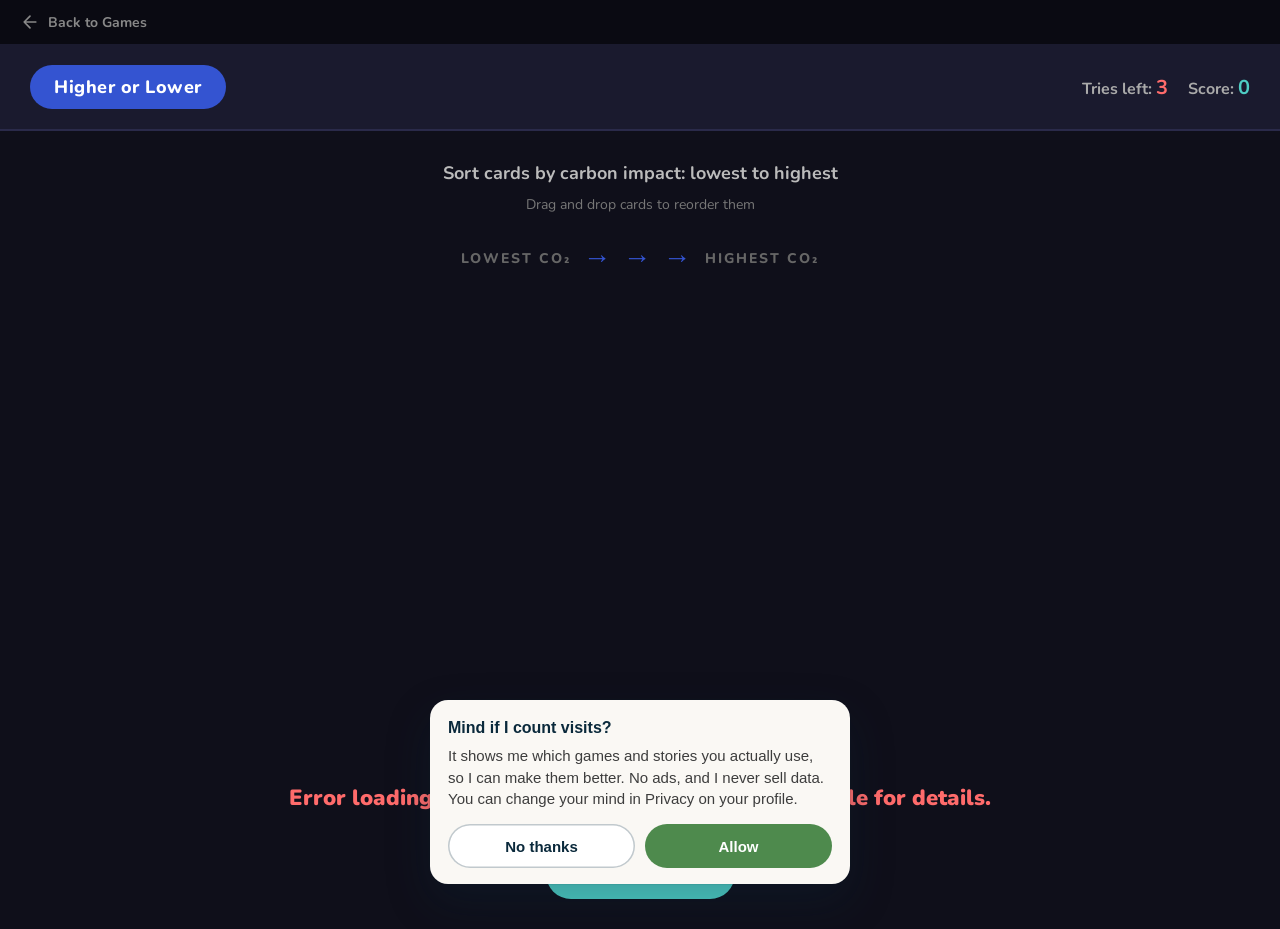
<file: carbon-sort/index.html>
<!DOCTYPE html>
<html lang="en">
<head>
  <meta charset="UTF-8">
  <meta name="viewport" content="width=device-width, initial-scale=1.0">
  <title>Carbon Footprint - Higher or Lower</title>
<script src="../analytics.js" data-voice="envie"></script>
  <link rel="preconnect" href="https://fonts.googleapis.com">
  <link href="https://fonts.googleapis.com/css2?family=Nunito:wght@700;800;900&display=swap" rel="stylesheet">
  <style>
    * { margin: 0; padding: 0; box-sizing: border-box; }

    body {
      font-family: 'Nunito', sans-serif;
      background: #0f0f1a;
      color: #fff;
      min-height: 100vh;
      overflow-x: hidden;
    }

    /* Top navigation bar */
    .top-nav {
      display: flex;
      align-items: center;
      justify-content: space-between;
      padding: 12px 20px;
      background: #0a0a12;
      border-bottom: 1px solid #1a1a2e;
    }

    .back-link {
      display: flex;
      align-items: center;
      gap: 8px;
      color: #888;
      text-decoration: none;
      font-size: 14px;
      font-weight: 700;
      transition: color 0.2s;
    }

    .back-link:hover {
      color: #4ecdc4;
    }

    .back-link svg {
      width: 20px;
      height: 20px;
    }

    .header {
      display: flex;
      align-items: center;
      justify-content: space-between;
      padding: 20px 30px;
      background: #1a1a2e;
      border-bottom: 2px solid #2a2a4a;
    }

    .logo {
      display: inline-block;
      background: #3454d1;
      color: #fff;
      padding: 10px 24px;
      border-radius: 30px;
      font-weight: 800;
      font-size: 18px;
      letter-spacing: 0.5px;
    }

    .score-area {
      display: flex;
      align-items: center;
      gap: 20px;
    }

    .trails-left {
      font-size: 16px;
      font-weight: 700;
      color: #aaa;
    }

    .trails-left span {
      color: #ff6b6b;
      font-size: 20px;
    }

    .score {
      font-size: 16px;
      font-weight: 700;
      color: #aaa;
    }

    .score span {
      color: #4ecdc4;
      font-size: 20px;
    }

    .game-container {
      max-width: 100%;
      padding: 30px 20px;
    }

    .instruction {
      text-align: center;
      font-size: 18px;
      color: #bbb;
      margin-bottom: 10px;
      font-weight: 700;
    }

    .instruction-sub {
      text-align: center;
      font-size: 14px;
      color: #777;
      margin-bottom: 25px;
    }

    .arrow-bar {
      display: flex;
      align-items: center;
      justify-content: center;
      gap: 12px;
      margin-bottom: 20px;
      font-weight: 800;
      font-size: 14px;
      color: #666;
      letter-spacing: 2px;
    }

    .arrow-bar .arrow {
      font-size: 28px;
      color: #3454d1;
    }

    /* Card track */
    .card-track-wrapper {
      position: relative;
      width: 100%;
      overflow-x: auto;
      overflow-y: visible;
      padding-bottom: 20px;
      -webkit-overflow-scrolling: touch;
    }

    .card-track {
      display: flex;
      gap: 16px;
      padding: 10px 20px;
      min-width: min-content;
      min-height: 420px;
      align-items: flex-start;
      justify-content: center;
    }

    /* Card */
    .card {
      flex-shrink: 0;
      width: 220px;
      height: 380px;
      border-radius: 20px;
      cursor: grab;
      user-select: none;
      position: relative;
      transition: transform 0.2s, box-shadow 0.2s;
      display: flex;
      flex-direction: column;
      overflow: hidden;
    }

    .card:hover {
      transform: translateY(-6px);
      box-shadow: 0 12px 40px rgba(0,0,0,0.4);
    }

    .card.dragging {
      opacity: 0.5;
      transform: scale(0.95);
      cursor: grabbing;
    }

    .card.drag-over {
      transform: translateY(-6px) scale(1.02);
      box-shadow: 0 0 0 3px #fff, 0 12px 40px rgba(0,0,0,0.4);
    }

    .card.locked {
      cursor: default;
      opacity: 0.85;
    }

    .card.locked:hover {
      transform: none;
      box-shadow: 0 0 0 4px #4ecdc4, 0 8px 30px rgba(78,205,196,0.3);
    }

    .card-top {
      flex: 1;
      display: flex;
      flex-direction: column;
      align-items: center;
      justify-content: center;
      padding: 20px 16px;
      position: relative;
    }

    .card-emoji {
      font-size: 72px;
      margin-bottom: 12px;
      filter: drop-shadow(0 4px 8px rgba(0,0,0,0.2));
    }

    .card-title {
      font-size: 20px;
      font-weight: 900;
      text-align: center;
      line-height: 1.2;
      color: #fff;
      text-shadow: 0 2px 4px rgba(0,0,0,0.2);
    }

    .card-subtitle {
      font-size: 11px;
      font-weight: 700;
      text-align: center;
      color: rgba(255,255,255,0.75);
      margin-top: 6px;
      text-transform: uppercase;
      letter-spacing: 1px;
    }

    .card-bottom {
      background: rgba(0,0,0,0.15);
      padding: 12px 16px;
      text-align: center;
    }

    .card-impact {
      font-size: 14px;
      font-weight: 800;
      color: rgba(255,255,255,0.9);
      display: none;
    }

    .card-category {
      font-size: 10px;
      font-weight: 700;
      text-transform: uppercase;
      letter-spacing: 1.5px;
      color: rgba(255,255,255,0.5);
    }

    .card-number {
      position: absolute;
      top: 10px;
      left: 14px;
      font-size: 14px;
      font-weight: 900;
      color: rgba(255,255,255,0.4);
    }

    /* Card colors by category */
    .card-cat-digital { background: #e74c3c; }
    .card-cat-food { background: #27ae60; }
    .card-cat-food-beverage { background: #27ae60; }
    .card-cat-transport { background: #3454d1; }
    .card-cat-household { background: #9b59b6; }
    .card-cat-fashion { background: #e91e63; }
    .card-cat-sport { background: #00bcd4; }
    .card-cat-construction { background: #607d8b; }
    .card-cat-finance { background: #f39c12; }

    /* Result states */
    .card.correct {
      box-shadow: 0 0 0 4px #4ecdc4, 0 8px 30px rgba(78,205,196,0.3);
    }

    .card.correct::after {
      content: '\2713';
      position: absolute;
      top: 10px;
      right: 14px;
      font-size: 22px;
      color: #4ecdc4;
      font-weight: 900;
      z-index: 2;
    }

    .card.wrong {
      box-shadow: 0 0 0 4px #ff6b6b, 0 8px 30px rgba(255,107,107,0.3);
    }

    .card.wrong::after {
      content: '\2717';
      position: absolute;
      top: 10px;
      right: 14px;
      font-size: 22px;
      color: #ff6b6b;
      font-weight: 900;
      z-index: 2;
    }

    .card.revealed .card-impact {
      display: block;
    }

    /* Facts shown on card after final reveal */
    .card-facts {
      display: none;
      margin-top: 8px;
    }

    .card.final-reveal .card-facts {
      display: block;
    }

    .card-fact {
      font-size: 10px;
      font-weight: 700;
      color: rgba(255,255,255,0.8);
      line-height: 1.4;
      margin-top: 4px;
    }

    .card-fact-italic {
      font-style: italic;
      color: rgba(255,255,255,0.6);
    }

    .card.final-reveal {
      height: auto;
      min-height: 380px;
    }

    .card.final-reveal .card-bottom {
      padding: 12px 14px 16px;
    }

    /* Buttons */
    .button-area {
      display: flex;
      justify-content: center;
      gap: 16px;
      margin-top: 30px;
    }

    .btn {
      padding: 14px 40px;
      border: none;
      border-radius: 30px;
      font-family: 'Nunito', sans-serif;
      font-size: 16px;
      font-weight: 800;
      cursor: pointer;
      transition: transform 0.15s, box-shadow 0.15s;
      letter-spacing: 0.5px;
    }

    .btn:hover {
      transform: translateY(-2px);
      box-shadow: 0 6px 20px rgba(0,0,0,0.3);
    }

    .btn:active {
      transform: translateY(0);
    }

    .btn-submit {
      background: #4ecdc4;
      color: #0f0f1a;
    }

    .btn-new {
      background: #3454d1;
      color: #fff;
    }

    .btn-retry {
      background: #f39c12;
      color: #0f0f1a;
    }

    /* Results overlay */
    .result-message {
      text-align: center;
      margin-top: 20px;
      font-size: 22px;
      font-weight: 900;
      min-height: 36px;
    }

    .result-message.perfect { color: #4ecdc4; }
    .result-message.good { color: #f39c12; }
    .result-message.fail { color: #ff6b6b; }

    /* Touch hint */
    .touch-hint {
      text-align: center;
      color: #555;
      font-size: 12px;
      margin-top: 10px;
    }

    /* Responsive - Tablet */
    @media (max-width: 768px) {
      .card {
        width: 140px;
        height: 240px;
      }
      .card-emoji { font-size: 40px; margin-bottom: 8px; }
      .card-title { font-size: 13px; }
      .card-subtitle { font-size: 9px; }
      .card-top { padding: 12px 10px; }
      .card-bottom { padding: 8px 10px; }
      .card-impact { font-size: 12px; }
      .card-category { font-size: 8px; }
      .card-number { font-size: 12px; top: 6px; left: 10px; }
      .card-track { gap: 10px; padding: 10px 10px; min-height: 280px; }
      .header { padding: 14px 16px; }
      .logo { font-size: 14px; padding: 8px 18px; }
      .instruction { font-size: 16px; }
      .arrow-bar { font-size: 12px; gap: 8px; }
      .arrow-bar .arrow { font-size: 20px; }
      .game-container { padding: 20px 10px; }
      .card.final-reveal { min-height: 240px; }
      .card-fact { font-size: 9px; }
    }

    /* Responsive - Mobile */
    @media (max-width: 480px) {
      .top-nav { padding: 10px 12px; }
      .back-link { font-size: 12px; gap: 6px; }
      .back-link svg { width: 16px; height: 16px; }

      .header {
        padding: 10px 12px;
        flex-direction: column;
        gap: 10px;
      }
      .logo { font-size: 12px; padding: 6px 14px; }
      .score-area { gap: 16px; }
      .trails-left, .score { font-size: 13px; }
      .trails-left span, .score span { font-size: 16px; }

      .game-container { padding: 15px 8px; }
      .instruction { font-size: 14px; margin-bottom: 6px; }
      .instruction-sub { font-size: 12px; margin-bottom: 15px; }
      .arrow-bar { font-size: 10px; gap: 6px; margin-bottom: 12px; letter-spacing: 1px; }
      .arrow-bar .arrow { font-size: 16px; }

      .card-track-wrapper { padding-bottom: 10px; }
      .card-track {
        gap: 8px;
        padding: 8px 6px;
        min-height: 200px;
        justify-content: flex-start;
      }

      .card {
        width: calc((100vw - 68px) / 3); /* Show 3 cards with gaps */
        min-width: 95px;
        max-width: 110px;
        height: 180px;
        border-radius: 12px;
      }
      .card-emoji { font-size: 28px; margin-bottom: 6px; }
      .card-title { font-size: 11px; line-height: 1.1; }
      .card-subtitle { font-size: 8px; margin-top: 4px; letter-spacing: 0.5px; }
      .card-top { padding: 8px 6px; }
      .card-bottom { padding: 6px 6px; }
      .card-impact { font-size: 10px; }
      .card-category { font-size: 7px; letter-spacing: 1px; }
      .card-number { font-size: 10px; top: 4px; left: 6px; }

      .card.correct::after, .card.wrong::after {
        font-size: 16px;
        top: 4px;
        right: 6px;
      }

      .card.final-reveal {
        min-height: 180px;
        height: auto;
      }
      .card-fact { font-size: 8px; line-height: 1.3; }
      .card-facts { margin-top: 4px; }

      .touch-hint { font-size: 11px; margin-top: 8px; }
      .result-message { font-size: 16px; margin-top: 15px; }
      .button-area { margin-top: 20px; }
      .btn { padding: 12px 30px; font-size: 14px; }
    }

    /* Extra small phones */
    @media (max-width: 360px) {
      .card {
        width: calc((100vw - 56px) / 3);
        min-width: 85px;
        height: 165px;
      }
      .card-emoji { font-size: 24px; }
      .card-title { font-size: 10px; }
      .card-track { gap: 6px; padding: 6px 4px; min-height: 180px; }
    }
  </style>
</head>
<body>

  <!-- Top navigation -->
  <nav class="top-nav">
    <a href="../index.html" class="back-link">
      <svg viewBox="0 0 24 24" fill="none" stroke="currentColor" stroke-width="2" stroke-linecap="round" stroke-linejoin="round">
        <path d="M19 12H5M12 19l-7-7 7-7"/>
      </svg>
      Back to Games
    </a>
  </nav>

  <div class="header">
    <div class="logo">Higher or Lower</div>
    <div class="score-area">
      <div class="trails-left">Tries left: <span id="trails">3</span></div>
      <div class="score">Score: <span id="totalScore">0</span></div>
    </div>
  </div>

  <div class="game-container" id="gameContainer">
    <div class="instruction">Sort cards by carbon impact: lowest to highest</div>
    <div class="instruction-sub" id="instrSub">Drag and drop cards to reorder them</div>

    <div class="arrow-bar">
      <span>LOWEST CO&#8322;</span>
      <span class="arrow">&rarr; &rarr; &rarr;</span>
      <span>HIGHEST CO&#8322;</span>
    </div>

    <div class="card-track-wrapper">
      <div class="card-track" id="cardTrack"></div>
    </div>

    <div class="touch-hint">Drag cards to reorder them</div>

    <div class="result-message" id="resultMessage"></div>

    <div class="button-area" id="buttonArea">
      <button class="btn btn-submit" onclick="submitAnswer()">Submit Order</button>
    </div>
  </div>


  <script>
    // ---- DATA (loaded from CSV) ----
    let allCards = [];

    // Parse CSV text into array of card objects
    function parseCSV(text) {
      const lines = text.trim().split('\n');
      const headers = lines[0].split(',');
      const cards = [];

      for (let i = 1; i < lines.length; i++) {
        const values = parseCSVLine(lines[i]);
        if (values.length >= 5) {
          cards.push({
            title: values[0] || '',
            sub: values[1] || '',
            category: values[2] || 'OTHER',
            impact: parseFloat(values[3]) || 0,
            emoji: values[4] || '📦',
            comparison: values[5] || '',
            comment: values[6] || ''
          });
        }
      }
      return cards;
    }

    // Handle CSV fields that might contain commas (basic parser)
    function parseCSVLine(line) {
      const result = [];
      let current = '';
      let inQuotes = false;

      for (let i = 0; i < line.length; i++) {
        const char = line[i];
        if (char === '"') {
          inQuotes = !inQuotes;
        } else if (char === ',' && !inQuotes) {
          result.push(current.trim());
          current = '';
        } else {
          current += char;
        }
      }
      result.push(current.trim());
      return result;
    }

    // Google Sheets published CSV URL
    const SHEETS_URL = 'https://docs.google.com/spreadsheets/d/1XNyZQAxnTbr8dHrqAqzfDQb8VobjUz_ucj0vCbGODZY/gviz/tq?tqx=out:csv';

    // Load cards from Google Sheets
    async function loadCards() {
      try {
        const response = await fetch(SHEETS_URL);
        const text = await response.text();
        allCards = parseGoogleCSV(text);
        console.log(`Loaded ${allCards.length} cards from Google Sheets`);
        if (allCards.length === 0) {
          throw new Error('No valid cards found');
        }
        startRound();
      } catch (err) {
        console.error('Failed to load from Google Sheets:', err);
        document.getElementById('resultMessage').textContent = 'Error loading data from Google Sheets. Check console for details.';
        document.getElementById('resultMessage').className = 'result-message fail';
      }
    }

    // Parse Google Sheets CSV (columns: A=Description, B=Sub, C=Category, D=Impact, E=Comparison, F=Comment)
    function parseGoogleCSV(text) {
      const lines = text.trim().split('\n');
      const cards = [];

      // Skip header row (index 0)
      for (let i = 1; i < lines.length; i++) {
        const values = parseCSVLine(lines[i]);
        // Column mapping from your spreadsheet:
        // A (0) = Description (title)
        // B (1) = Sub-Description
        // C (2) = Category
        // D (3) = Impact (kg CO2-e)
        // E (4) = Household Comparison
        // F (5) = Comments
        const impactStr = cleanQuotes(values[3] || '').replace(/,/g, ''); // Remove thousand separators
        const impact = parseFloat(impactStr);
        if (values[0] && !isNaN(impact)) {
          cards.push({
            title: cleanQuotes(values[0]),
            sub: cleanQuotes(values[1] || ''),
            category: cleanQuotes(values[2] || 'OTHER'),
            impact: impact,
            emoji: getCategoryEmoji(cleanQuotes(values[2] || ''), cleanQuotes(values[0])),
            comparison: cleanQuotes(values[4] || ''),
            comment: cleanQuotes(values[5] || '')
          });
        }
      }
      return cards;
    }

    function cleanQuotes(str) {
      return str.replace(/^"|"$/g, '').replace(/""/g, '"').trim();
    }

    // Auto-assign emoji based on category and title keywords
    function getCategoryEmoji(category, title) {
      const cat = category.toUpperCase();
      const t = title.toLowerCase();

      // Specific matches first
      if (t.includes('email')) return '📧';
      if (t.includes('stream')) return '📺';
      if (t.includes('banana')) return '🍌';
      if (t.includes('potato')) return '🥔';
      if (t.includes('washing') || t.includes('laundry')) return '👕';
      if (t.includes('pizza')) return '🍕';
      if (t.includes('shower')) return '🚿';
      if (t.includes('burger') || t.includes('cheeseburger')) return '🍔';
      if (t.includes('train')) return '🚆';
      if (t.includes('coffee')) return '☕';
      if (t.includes('car') && t.includes('driv')) return '🚗';
      if (t.includes('lamb')) return '🐑';
      if (t.includes('shoe')) return '👞';
      if (t.includes('beef') || t.includes('steak')) return '🥩';
      if (t.includes('smartphone') || t.includes('phone')) return '📱';
      if (t.includes('bicycle') || t.includes('bike')) return '🚲';
      if (t.includes('olympic')) return '🏅';
      if (t.includes('laptop')) return '💻';
      if (t.includes('flight') || t.includes('fly')) return '✈️';
      if (t.includes('digital') && t.includes('year')) return '🌐';
      if (t.includes('dog') || t.includes('pet')) return '🐕';
      if (t.includes('cement') || t.includes('concrete')) return '🏗️';
      if (t.includes('food waste') || t.includes('waste')) return '🗑️';
      if (t.includes('bank')) return '🏦';
      if (t.includes('range rover') || t.includes('suv')) return '🏎️';
      if (t.includes('car') && (t.includes('new') || t.includes('manufactur'))) return '🚙';

      // Category fallbacks
      if (cat.includes('DIGITAL')) return '💻';
      if (cat.includes('FOOD')) return '🍽️';
      if (cat.includes('TRANSPORT')) return '🚗';
      if (cat.includes('HOUSEHOLD')) return '🏠';
      if (cat.includes('FASHION')) return '👗';
      if (cat.includes('SPORT')) return '⚽';
      if (cat.includes('CONSTRUCTION')) return '🏗️';
      if (cat.includes('FINANCE')) return '💰';

      return '📦';
    }

    const CARDS_PER_ROUND = 6;
    const MAX_TRIES = 3;

    // ---- SCORING CONSTANTS ----
    const BASE_POINTS_PER_CARD = 100; // Points per correct card
    const ATTEMPT_MULTIPLIERS = [3, 2, 1]; // Multiplier based on which attempt (1st=3x, 2nd=2x, 3rd=1x)
    const TIME_BONUS_MAX = 500; // Max time bonus per round
    const TIME_BONUS_THRESHOLD = 30; // Seconds within which you get max bonus (decreases after)

    // ---- STATE ----
    let currentCards = [];
    let triesLeft = MAX_TRIES;
    let roundNumber = 1;
    let canDrag = true;
    let isChecked = false; // whether the current attempt result is being shown
    let lockedPositions = new Set(); // indices that are correct and locked
    let draggedIdx = null;
    let showingFinal = false;
    let totalScore = 0;
    let roundStartTime = null; // Timer for the round
    let attemptStartTime = null; // Timer for each attempt

    // ---- INIT ----
    function startRound() {
      canDrag = true;
      isChecked = false;
      showingFinal = false;
      triesLeft = MAX_TRIES;
      lockedPositions = new Set();

      // Pick 6 random cards
      const shuffled = [...allCards].sort(() => Math.random() - 0.5);
      currentCards = shuffled.slice(0, CARDS_PER_ROUND);
      // Shuffle play order
      currentCards.sort(() => Math.random() - 0.5);

      // Start timers
      roundStartTime = Date.now();
      attemptStartTime = Date.now();

      renderCards();
      updateUI();

      document.getElementById('resultMessage').textContent = '';
      document.getElementById('resultMessage').className = 'result-message';
      document.getElementById('buttonArea').innerHTML =
        '<button class="btn btn-submit" onclick="submitAnswer()">Submit Order</button>';
      document.getElementById('gameContainer').style.display = '';
      document.getElementById('instrSub').textContent = 'Drag and drop cards to reorder them';
    }

    function updateUI() {
      document.getElementById('trails').textContent = triesLeft;
      document.getElementById('totalScore').textContent = totalScore.toLocaleString();
    }

    // Calculate score based on correct cards, attempt number, and time taken
    function calculateScore(correctCount, attemptNumber, timeSeconds) {
      // Base score: points per correct card
      const baseScore = correctCount * BASE_POINTS_PER_CARD;

      // Attempt multiplier: first attempt = 3x, second = 2x, third = 1x
      const attemptMultiplier = ATTEMPT_MULTIPLIERS[attemptNumber - 1] || 1;

      // Time bonus: faster = more points (max 500, decreases after 30 seconds)
      let timeBonus = 0;
      if (timeSeconds <= TIME_BONUS_THRESHOLD) {
        timeBonus = TIME_BONUS_MAX;
      } else {
        // Decrease by 10 points per second after threshold, min 0
        timeBonus = Math.max(0, TIME_BONUS_MAX - ((timeSeconds - TIME_BONUS_THRESHOLD) * 10));
      }

      const totalPoints = Math.round((baseScore * attemptMultiplier) + timeBonus);
      return { baseScore, attemptMultiplier, timeBonus, totalPoints };
    }

    function renderCards() {
      const track = document.getElementById('cardTrack');
      track.innerHTML = '';
      const sorted = [...currentCards].sort((a, b) => a.impact - b.impact);

      currentCards.forEach((card, idx) => {
        const el = document.createElement('div');
        const isLocked = lockedPositions.has(idx);
        const catClass = 'card-cat-' + card.category.toLowerCase().replace(/ & /g, '-');
        el.className = `card ${catClass}`;
        if (isLocked) {
          el.classList.add('locked', 'correct', 'revealed');
        }
        if (showingFinal) {
          el.classList.add('final-reveal', 'revealed');
        }
        el.draggable = !isLocked && !showingFinal;
        el.dataset.idx = idx;

        let factsHTML = '';
        if (card.comparison || card.comment) {
          let lines = '';
          if (card.comparison) lines += `<div class="card-fact">${card.comparison}</div>`;
          if (card.comment) lines += `<div class="card-fact card-fact-italic">${card.comment}</div>`;
          factsHTML = `<div class="card-facts">${lines}</div>`;
        }

        el.innerHTML = `
          <div class="card-number">#${idx + 1}</div>
          <div class="card-top">
            <div class="card-emoji">${card.emoji}</div>
            <div class="card-title">${card.title}</div>
            <div class="card-subtitle">${card.sub}</div>
          </div>
          <div class="card-bottom">
            <div class="card-impact">${formatImpact(card.impact)} kg CO\u2082</div>
            <div class="card-category">${card.category}</div>
            ${factsHTML}
          </div>
        `;

        if (!isLocked) {
          // Drag events
          el.addEventListener('dragstart', onDragStart);
          el.addEventListener('dragend', onDragEnd);
          el.addEventListener('dragover', onDragOver);
          el.addEventListener('dragenter', onDragEnter);
          el.addEventListener('dragleave', onDragLeave);
          el.addEventListener('drop', onDrop);

          // Touch events
          el.addEventListener('touchstart', onTouchStart, { passive: false });
          el.addEventListener('touchmove', onTouchMove, { passive: false });
          el.addEventListener('touchend', onTouchEnd);
        }

        track.appendChild(el);
      });
    }

    function formatImpact(val) {
      if (val < 1) return val.toString();
      if (val >= 1000) return val.toLocaleString();
      return val.toString();
    }

    // ---- DRAG & DROP (desktop) ----
    function onDragStart(e) {
      if (!canDrag) return e.preventDefault();
      const idx = +e.currentTarget.dataset.idx;
      if (lockedPositions.has(idx)) return e.preventDefault();
      draggedIdx = idx;
      e.currentTarget.classList.add('dragging');
      e.dataTransfer.effectAllowed = 'move';
    }

    function onDragEnd(e) {
      e.currentTarget.classList.remove('dragging');
      document.querySelectorAll('.card').forEach(c => c.classList.remove('drag-over'));
      draggedIdx = null;
    }

    function onDragOver(e) {
      e.preventDefault();
      e.dataTransfer.dropEffect = 'move';
    }

    function onDragEnter(e) {
      e.preventDefault();
      const target = e.currentTarget;
      const targetIdx = +target.dataset.idx;
      if (lockedPositions.has(targetIdx)) return;
      if (targetIdx !== draggedIdx) {
        target.classList.add('drag-over');
      }
    }

    function onDragLeave(e) {
      e.currentTarget.classList.remove('drag-over');
    }

    function onDrop(e) {
      e.preventDefault();
      const targetIdx = +e.currentTarget.dataset.idx;
      e.currentTarget.classList.remove('drag-over');
      if (lockedPositions.has(targetIdx)) return;
      if (draggedIdx !== null && draggedIdx !== targetIdx) {
        const item = currentCards.splice(draggedIdx, 1)[0];
        currentCards.splice(targetIdx, 0, item);
        // Recalculate locked positions after swap
        recalcLockedPositions();
        renderCards();
      }
    }

    // ---- TOUCH DRAG (mobile) ----
    let touchCard = null;
    let touchClone = null;
    let touchIdx = null;

    function onTouchStart(e) {
      if (!canDrag) return;
      const idx = +e.currentTarget.dataset.idx;
      if (lockedPositions.has(idx)) return;
      const touch = e.touches[0];
      touchIdx = idx;
      touchCard = e.currentTarget;

      touchClone = touchCard.cloneNode(true);
      touchClone.style.position = 'fixed';
      touchClone.style.zIndex = '9999';
      touchClone.style.width = touchCard.offsetWidth + 'px';
      touchClone.style.height = touchCard.offsetHeight + 'px';
      touchClone.style.pointerEvents = 'none';
      touchClone.style.opacity = '0.85';
      touchClone.style.transform = 'rotate(3deg) scale(1.05)';
      touchClone.style.boxShadow = '0 20px 60px rgba(0,0,0,0.5)';
      touchClone.style.left = (touch.clientX - touchCard.offsetWidth / 2) + 'px';
      touchClone.style.top = (touch.clientY - touchCard.offsetHeight / 2) + 'px';
      document.body.appendChild(touchClone);

      touchCard.style.opacity = '0.3';
      e.preventDefault();
    }

    function onTouchMove(e) {
      if (!touchClone) return;
      e.preventDefault();
      const touch = e.touches[0];
      touchClone.style.left = (touch.clientX - touchCard.offsetWidth / 2) + 'px';
      touchClone.style.top = (touch.clientY - touchCard.offsetHeight / 2) + 'px';

      document.querySelectorAll('.card').forEach(c => c.classList.remove('drag-over'));
      const elBelow = document.elementFromPoint(touch.clientX, touch.clientY);
      if (elBelow) {
        const cardBelow = elBelow.closest('.card');
        if (cardBelow && cardBelow !== touchCard) {
          const belowIdx = +cardBelow.dataset.idx;
          if (!lockedPositions.has(belowIdx)) {
            cardBelow.classList.add('drag-over');
          }
        }
      }
    }

    function onTouchEnd(e) {
      if (!touchClone) return;
      document.querySelectorAll('.card').forEach(c => c.classList.remove('drag-over'));

      const touch = e.changedTouches[0];
      touchClone.style.display = 'none';
      const elBelow = document.elementFromPoint(touch.clientX, touch.clientY);
      touchClone.style.display = '';

      if (elBelow) {
        const cardBelow = elBelow.closest('.card');
        if (cardBelow && cardBelow !== touchCard) {
          const targetIdx = +cardBelow.dataset.idx;
          if (!lockedPositions.has(targetIdx) && touchIdx !== null && touchIdx !== targetIdx) {
            const item = currentCards.splice(touchIdx, 1)[0];
            currentCards.splice(targetIdx, 0, item);
            recalcLockedPositions();
            renderCards();
          }
        }
      }

      if (touchCard) touchCard.style.opacity = '1';
      if (touchClone && touchClone.parentNode) {
        touchClone.parentNode.removeChild(touchClone);
      }
      touchCard = null;
      touchClone = null;
      touchIdx = null;
    }

    // Recalculate which positions are locked (only keeps previously locked ones that are still correct)
    function recalcLockedPositions() {
      const sorted = [...currentCards].sort((a, b) => a.impact - b.impact);
      const newLocked = new Set();
      for (const pos of lockedPositions) {
        if (currentCards[pos] === sorted[pos]) {
          newLocked.add(pos);
        }
      }
      lockedPositions = newLocked;
    }

    // ---- SUBMIT ----
    function submitAnswer() {
      canDrag = false;
      isChecked = true;
      const sorted = [...currentCards].sort((a, b) => a.impact - b.impact);
      let correctCount = 0;
      let newCorrectCount = 0; // Cards that became correct this attempt

      const cards = document.querySelectorAll('.card');
      cards.forEach((el, idx) => {
        if (lockedPositions.has(idx)) {
          // Already locked from previous try
          correctCount++;
          return;
        }
        if (currentCards[idx] === sorted[idx]) {
          el.classList.add('correct', 'revealed');
          correctCount++;
          newCorrectCount++;
          lockedPositions.add(idx);
        } else {
          el.classList.add('wrong');
        }
      });

      // Calculate time for this attempt
      const attemptTime = Math.round((Date.now() - attemptStartTime) / 1000);
      const attemptNumber = MAX_TRIES - triesLeft; // 1, 2, or 3

      triesLeft--;

      const msg = document.getElementById('resultMessage');
      const allCorrect = correctCount === CARDS_PER_ROUND;

      if (allCorrect) {
        // Calculate final round score
        const totalTime = Math.round((Date.now() - roundStartTime) / 1000);
        const scoreData = calculateScore(CARDS_PER_ROUND, attemptNumber, totalTime);
        totalScore += scoreData.totalPoints;
        updateUI();

        msg.innerHTML = `🎉 Perfect! +${scoreData.totalPoints.toLocaleString()} points<br><small style="color:#888">(${attemptNumber}${getOrdinal(attemptNumber)} attempt · ${totalTime}s · ${scoreData.attemptMultiplier}x multiplier)</small>`;
        msg.className = 'result-message perfect';
        showFinalResult();
      } else if (triesLeft > 0) {
        updateUI();
        msg.textContent = `${correctCount}/${CARDS_PER_ROUND} correct \u2014 ${triesLeft} ${triesLeft === 1 ? 'try' : 'tries'} left. Rearrange and try again!`;
        msg.className = 'result-message ' + (correctCount >= 4 ? 'good' : 'fail');
        document.getElementById('buttonArea').innerHTML =
          '<button class="btn btn-retry" onclick="retryAttempt()">Try Again</button>';
      } else {
        // No tries left - calculate partial score
        const totalTime = Math.round((Date.now() - roundStartTime) / 1000);
        const scoreData = calculateScore(correctCount, MAX_TRIES, totalTime);
        totalScore += scoreData.totalPoints;
        updateUI();

        msg.innerHTML = `${correctCount}/${CARDS_PER_ROUND} correct. +${scoreData.totalPoints.toLocaleString()} points<br><small style="color:#888">(${totalTime}s · 1x multiplier)</small>`;
        msg.className = 'result-message fail';
        showFinalResult();
      }
    }

    // Helper for ordinal suffix (1st, 2nd, 3rd)
    function getOrdinal(n) {
      if (n === 1) return 'st';
      if (n === 2) return 'nd';
      if (n === 3) return 'rd';
      return 'th';
    }

    function retryAttempt() {
      isChecked = false;
      canDrag = true;

      // Reset attempt timer (but not round timer)
      attemptStartTime = Date.now();

      // Clear wrong states but keep correct/locked
      document.getElementById('resultMessage').textContent = '';
      document.getElementById('resultMessage').className = 'result-message';
      document.getElementById('instrSub').textContent = 'Move the wrong cards and try again!';
      document.getElementById('buttonArea').innerHTML =
        '<button class="btn btn-submit" onclick="submitAnswer()">Submit Order</button>';

      renderCards();
    }

    function showFinalResult() {
      showingFinal = true;
      // Reorder cards into the correct order and re-render
      currentCards.sort((a, b) => a.impact - b.impact);
      renderCards();

      document.getElementById('buttonArea').innerHTML =
        '<button class="btn btn-new" onclick="newRound()">New Round</button>';
    }

    function newRound() {
      roundNumber++;
      startRound();
      window.scrollTo({ top: 0, behavior: 'smooth' });
    }

    // ---- START ----
    loadCards();
  </script>
</body>
</html>
</file>
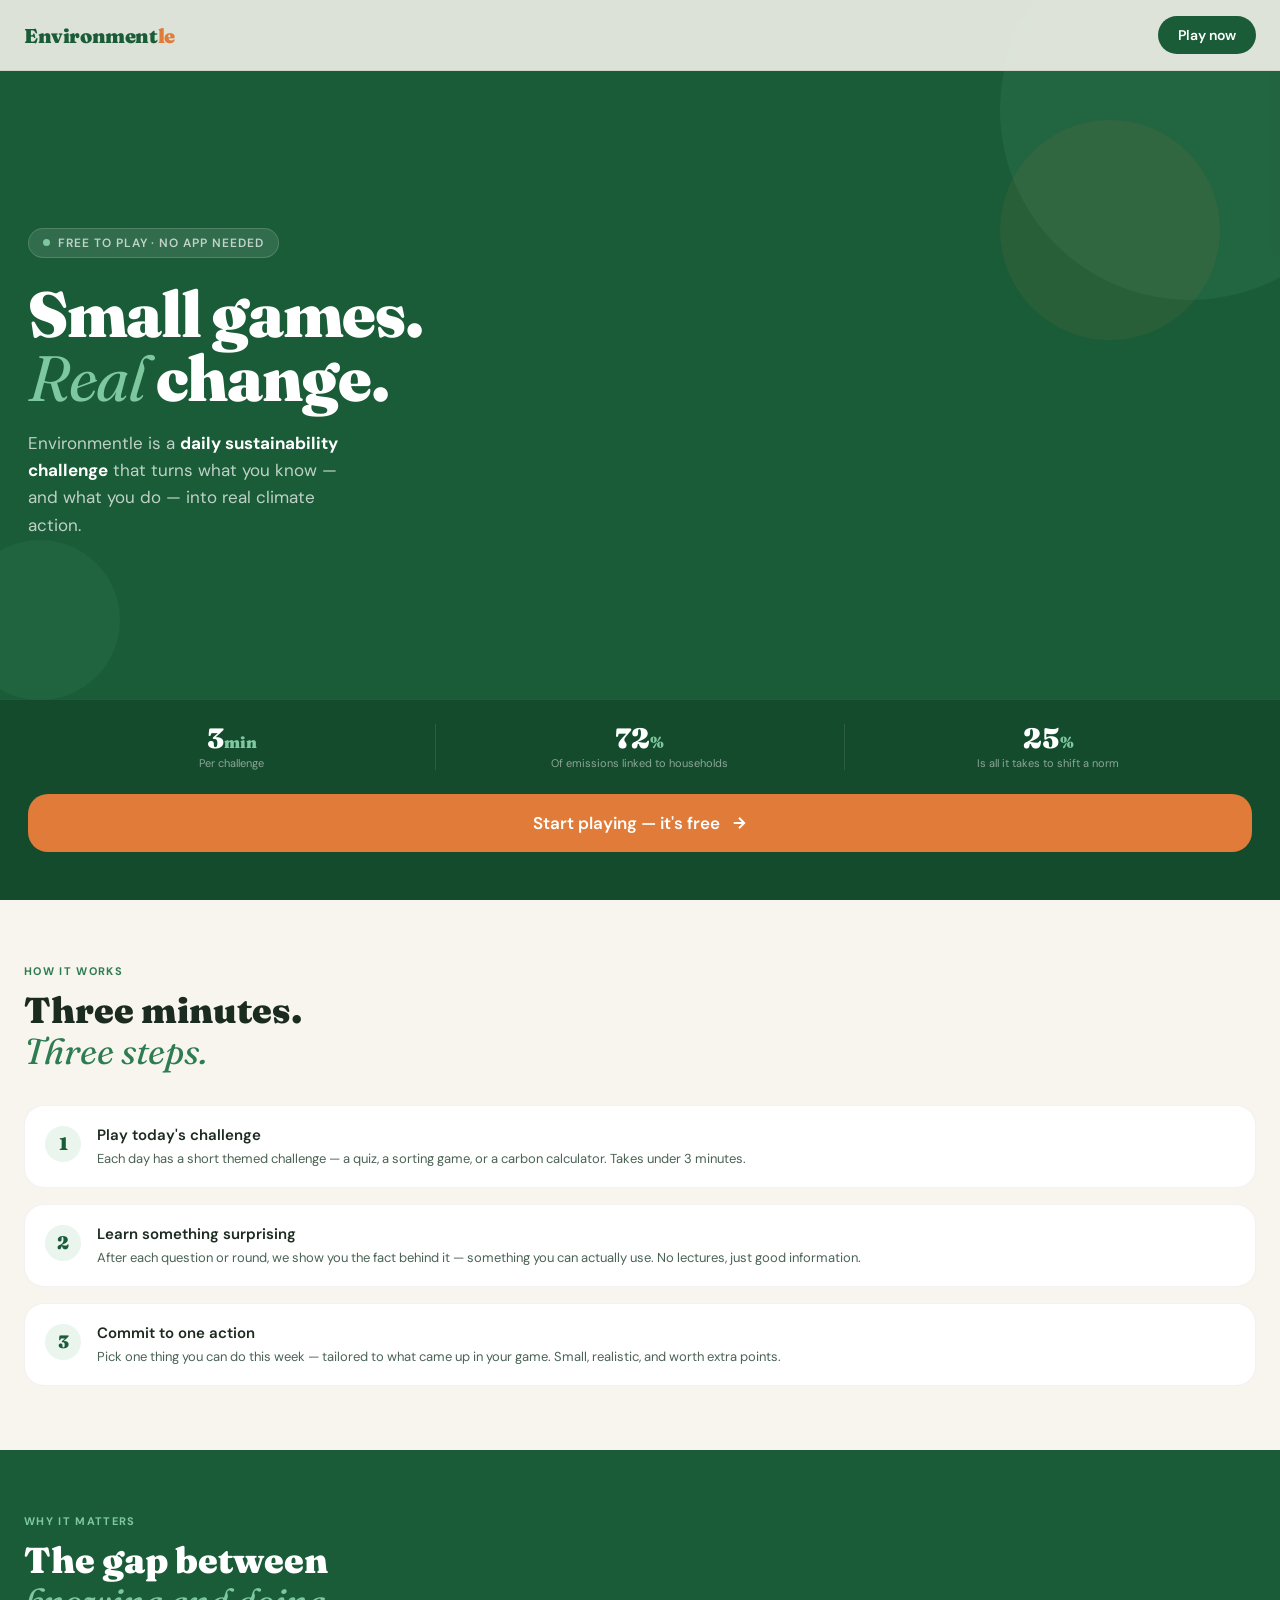
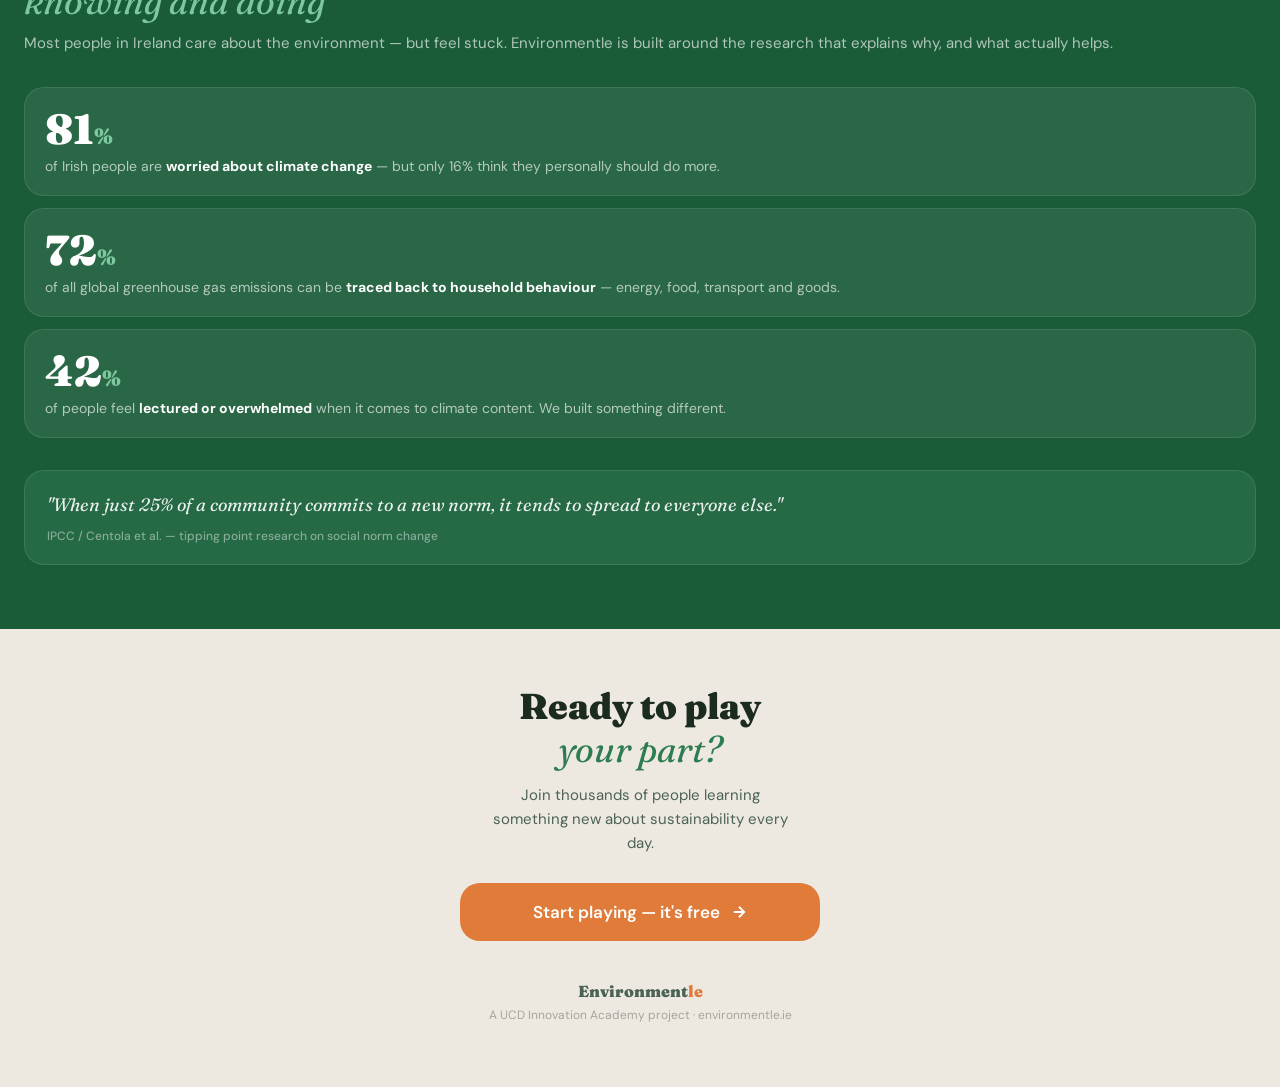
<file: environmentle-app.html>
<!DOCTYPE html>
<html lang="en">
<head>
<meta charset="UTF-8">
<meta name="viewport" content="width=device-width, initial-scale=1.0, maximum-scale=1.0, user-scalable=no">
<title>Environmentle — Play your part</title>
<link rel="preconnect" href="https://fonts.googleapis.com">
<link href="https://fonts.googleapis.com/css2?family=Fraunces:ital,opsz,wght@0,9..144,300;0,9..144,400;0,9..144,700;0,9..144,900;1,9..144,400;1,9..144,700&family=DM+Sans:wght@400;500;600&display=swap" rel="stylesheet">
<style>
  *, *::before, *::after { box-sizing: border-box; margin: 0; padding: 0; }

  :root {
    --green-dark:  #1A5C38;
    --green-mid:   #2E7D52;
    --green-light: #7EC8A0;
    --green-pale:  #EAF5EE;
    --orange:      #E07B39;
    --cream:       #F8F5EE;
    --cream-dark:  #EEE9E0;
    --text:        #1C2B1F;
    --text-soft:   #4A6355;
    --white:       #FFFFFF;
    --radius:      20px;
    --radius-sm:   12px;
  }

  html { scroll-behavior: smooth; }

  body {
    font-family: 'DM Sans', sans-serif;
    color: var(--text);
    background: var(--cream);
    overflow-x: hidden;
  }

  /* ── SCREEN MANAGER (for name + hub screens) ── */
  .screen {
    position: fixed;
    inset: 0;
    display: flex;
    flex-direction: column;
    opacity: 0;
    pointer-events: none;
    transition: opacity 0.4s ease, transform 0.4s ease;
    transform: translateY(20px);
    overflow-y: auto;
    -webkit-overflow-scrolling: touch;
    z-index: 200;
  }
  .screen.active {
    opacity: 1;
    pointer-events: all;
    transform: translateY(0);
  }
  .screen.exit {
    opacity: 0;
    transform: translateY(-20px);
  }

  /* ════════════════════════════════════
     LANDING PAGE (scrollable)
  ════════════════════════════════════ */
  #landing {
    min-height: 100vh;
  }

  /* ── NAV ── */
  .nav {
    position: fixed;
    top: 0; left: 0; right: 0;
    z-index: 100;
    padding: 16px 24px;
    display: flex;
    align-items: center;
    justify-content: space-between;
    background: rgba(248,245,238,0.88);
    backdrop-filter: blur(12px);
    -webkit-backdrop-filter: blur(12px);
    border-bottom: 1px solid rgba(0,0,0,0.06);
  }

  .nav-logo {
    font-family: 'Fraunces', serif;
    font-size: 20px;
    font-weight: 900;
    color: var(--green-dark);
    letter-spacing: -0.02em;
  }

  .nav-logo span { color: var(--orange); }

  .nav-btn {
    background: var(--green-dark);
    color: white;
    border: none;
    border-radius: 100px;
    padding: 10px 20px;
    font-family: 'DM Sans', sans-serif;
    font-size: 14px;
    font-weight: 600;
    cursor: pointer;
    transition: background 0.15s, transform 0.12s;
    -webkit-tap-highlight-color: transparent;
  }
  .nav-btn:active { transform: scale(0.96); background: #0f3d24; }

  /* ── HERO ── */
  .hero {
    background: var(--green-dark);
    min-height: 100svh;
    display: flex;
    flex-direction: column;
    justify-content: flex-end;
    padding: 0;
    position: relative;
    overflow: hidden;
  }

  /* Decorative leaf shapes */
  .hero-bg {
    position: absolute;
    inset: 0;
    pointer-events: none;
    overflow: hidden;
  }

  .hero-circle {
    position: absolute;
    border-radius: 50%;
    background: rgba(126,200,160,0.08);
  }

  .hero-circle-1 {
    width: 380px; height: 380px;
    top: -80px; right: -100px;
  }

  .hero-circle-2 {
    width: 220px; height: 220px;
    top: 120px; right: 60px;
    background: rgba(224,123,57,0.07);
  }

  .hero-circle-3 {
    width: 160px; height: 160px;
    bottom: 200px; left: -40px;
    background: rgba(126,200,160,0.06);
  }

  .hero-content {
    position: relative;
    z-index: 2;
    padding: 100px 28px 0;
    flex: 1;
    display: flex;
    flex-direction: column;
    justify-content: center;
  }

  .hero-eyebrow {
    display: inline-flex;
    align-items: center;
    gap: 8px;
    background: rgba(255,255,255,0.1);
    border: 1px solid rgba(255,255,255,0.15);
    border-radius: 100px;
    padding: 6px 14px;
    margin-bottom: 24px;
    width: fit-content;
  }

  .hero-eyebrow-dot {
    width: 7px; height: 7px;
    border-radius: 50%;
    background: var(--green-light);
    animation: pulse 2s infinite;
  }

  @keyframes pulse {
    0%, 100% { opacity: 1; transform: scale(1); }
    50% { opacity: 0.6; transform: scale(0.85); }
  }

  .hero-eyebrow-text {
    font-size: 12px;
    font-weight: 600;
    letter-spacing: 0.08em;
    text-transform: uppercase;
    color: rgba(255,255,255,0.7);
  }

  .hero-title {
    font-family: 'Fraunces', serif;
    font-size: clamp(42px, 11vw, 64px);
    font-weight: 900;
    color: white;
    line-height: 1.0;
    margin-bottom: 20px;
    letter-spacing: -0.02em;
  }

  .hero-title em {
    font-style: italic;
    color: var(--green-light);
    font-weight: 400;
  }

  .hero-title .orange { color: var(--orange); }

  .hero-desc {
    font-size: 17px;
    color: rgba(255,255,255,0.72);
    line-height: 1.6;
    max-width: 340px;
    margin-bottom: 32px;
  }

  .hero-desc strong { color: white; }

  .hero-bottom {
    position: relative;
    z-index: 2;
    padding: 24px 28px 48px;
    background: rgba(0,0,0,0.18);
    border-top: 1px solid rgba(255,255,255,0.07);
  }

  .hero-stats {
    display: flex;
    gap: 0;
    margin-bottom: 24px;
  }

  .hero-stat {
    flex: 1;
    text-align: center;
    padding: 0 8px;
    border-right: 1px solid rgba(255,255,255,0.1);
  }

  .hero-stat:last-child { border-right: none; }

  .hero-stat-num {
    font-family: 'Fraunces', serif;
    font-size: 28px;
    font-weight: 900;
    color: white;
    line-height: 1;
    margin-bottom: 4px;
  }

  .hero-stat-label {
    font-size: 11px;
    color: rgba(255,255,255,0.5);
    line-height: 1.3;
  }

  .btn-hero {
    width: 100%;
    background: var(--orange);
    color: white;
    border: none;
    border-radius: var(--radius);
    padding: 18px 24px;
    font-family: 'DM Sans', sans-serif;
    font-size: 17px;
    font-weight: 600;
    cursor: pointer;
    display: flex;
    align-items: center;
    justify-content: center;
    gap: 10px;
    transition: transform 0.15s, background 0.15s;
    -webkit-tap-highlight-color: transparent;
  }
  .btn-hero:active { transform: scale(0.97); background: #c96e2d; }

  /* ── HOW IT WORKS ── */
  .section {
    padding: 64px 24px;
  }

  .section-label {
    font-size: 11px;
    font-weight: 700;
    letter-spacing: 0.12em;
    text-transform: uppercase;
    color: var(--green-mid);
    margin-bottom: 12px;
  }

  .section-title {
    font-family: 'Fraunces', serif;
    font-size: clamp(28px, 7vw, 36px);
    font-weight: 900;
    color: var(--text);
    line-height: 1.15;
    margin-bottom: 32px;
  }

  .section-title em {
    font-style: italic;
    color: var(--green-mid);
    font-weight: 400;
  }

  .steps {
    display: flex;
    flex-direction: column;
    gap: 16px;
  }

  .step {
    background: white;
    border-radius: var(--radius);
    padding: 20px 20px 18px;
    display: flex;
    gap: 16px;
    align-items: flex-start;
    border: 1px solid rgba(0,0,0,0.05);
  }

  .step-number {
    width: 36px;
    height: 36px;
    border-radius: 50%;
    background: var(--green-pale);
    color: var(--green-dark);
    font-family: 'Fraunces', serif;
    font-size: 18px;
    font-weight: 900;
    display: flex;
    align-items: center;
    justify-content: center;
    flex-shrink: 0;
  }

  .step-content {}

  .step-title {
    font-size: 15px;
    font-weight: 600;
    color: var(--text);
    margin-bottom: 4px;
    line-height: 1.3;
  }

  .step-desc {
    font-size: 13px;
    color: var(--text-soft);
    line-height: 1.5;
  }

  /* ── WHY IT MATTERS ── */
  .why-section {
    background: var(--green-dark);
    padding: 64px 24px;
  }

  .why-label {
    font-size: 11px;
    font-weight: 700;
    letter-spacing: 0.12em;
    text-transform: uppercase;
    color: var(--green-light);
    margin-bottom: 12px;
  }

  .why-title {
    font-family: 'Fraunces', serif;
    font-size: clamp(28px, 7vw, 36px);
    font-weight: 900;
    color: white;
    line-height: 1.15;
    margin-bottom: 8px;
  }

  .why-title em {
    font-style: italic;
    font-weight: 400;
    color: var(--green-light);
  }

  .why-intro {
    font-size: 15px;
    color: rgba(255,255,255,0.65);
    line-height: 1.6;
    margin-bottom: 32px;
  }

  .stat-cards {
    display: flex;
    flex-direction: column;
    gap: 12px;
    margin-bottom: 32px;
  }

  .stat-card {
    background: rgba(255,255,255,0.07);
    border: 1px solid rgba(255,255,255,0.1);
    border-radius: var(--radius);
    padding: 20px 20px 18px;
  }

  .stat-card-num {
    font-family: 'Fraunces', serif;
    font-size: 42px;
    font-weight: 900;
    color: white;
    line-height: 1;
    margin-bottom: 6px;
  }

  .stat-card-num .unit {
    font-size: 22px;
    color: var(--green-light);
  }

  .stat-card-desc {
    font-size: 14px;
    color: rgba(255,255,255,0.65);
    line-height: 1.5;
  }

  .stat-card-desc strong { color: white; }

  .why-quote {
    background: rgba(126,200,160,0.12);
    border: 1px solid rgba(126,200,160,0.2);
    border-radius: var(--radius);
    padding: 20px 22px;
  }

  .why-quote-text {
    font-family: 'Fraunces', serif;
    font-size: 18px;
    font-weight: 400;
    font-style: italic;
    color: rgba(255,255,255,0.9);
    line-height: 1.5;
    margin-bottom: 10px;
  }

  .why-quote-source {
    font-size: 12px;
    color: rgba(255,255,255,0.45);
    font-weight: 500;
  }

  /* ── FOOTER CTA ── */
  .footer-cta {
    padding: 56px 24px 64px;
    text-align: center;
    background: var(--cream-dark);
  }

  .footer-cta-title {
    font-family: 'Fraunces', serif;
    font-size: clamp(28px, 7vw, 36px);
    font-weight: 900;
    color: var(--text);
    line-height: 1.2;
    margin-bottom: 12px;
  }

  .footer-cta-title em {
    font-style: italic;
    font-weight: 400;
    color: var(--green-mid);
  }

  .footer-cta-sub {
    font-size: 15px;
    color: var(--text-soft);
    line-height: 1.6;
    margin-bottom: 28px;
    max-width: 300px;
    margin-left: auto;
    margin-right: auto;
  }

  .footer-logo {
    margin-top: 40px;
    font-family: 'Fraunces', serif;
    font-size: 16px;
    font-weight: 900;
    color: var(--text-soft);
  }
  .footer-logo span { color: var(--orange); }

  .footer-byline {
    font-size: 12px;
    color: rgba(0,0,0,0.3);
    margin-top: 6px;
  }

  /* ════════════════════════════════════
     SCREEN: NAME ENTRY
  ════════════════════════════════════ */
  #screen-name {
    background: var(--green-dark);
    justify-content: space-between;
  }

  .name-top {
    flex: 1;
    display: flex;
    flex-direction: column;
    justify-content: center;
    padding: 80px 28px 32px;
  }

  .name-back {
    position: absolute;
    top: 52px;
    left: 24px;
    background: rgba(255,255,255,0.1);
    border: none;
    border-radius: 100px;
    color: rgba(255,255,255,0.7);
    font-family: 'DM Sans', sans-serif;
    font-size: 13px;
    font-weight: 500;
    padding: 8px 14px;
    cursor: pointer;
    display: flex;
    align-items: center;
    gap: 6px;
    -webkit-tap-highlight-color: transparent;
  }

  .name-welcome-label {
    font-size: 11px;
    font-weight: 600;
    letter-spacing: 0.12em;
    text-transform: uppercase;
    color: var(--green-light);
    margin-bottom: 14px;
  }

  .name-title {
    font-family: 'Fraunces', serif;
    font-size: clamp(32px, 9vw, 44px);
    font-weight: 900;
    color: white;
    line-height: 1.1;
    margin-bottom: 12px;
  }

  .name-title em {
    font-style: italic;
    color: var(--green-light);
    font-weight: 400;
  }

  .name-subtitle {
    font-size: 15px;
    color: rgba(255,255,255,0.6);
    line-height: 1.6;
    margin-bottom: 36px;
    max-width: 300px;
  }

  .name-input-wrap {
    position: relative;
    margin-bottom: 12px;
  }

  .name-input {
    width: 100%;
    background: rgba(255,255,255,0.1);
    border: 2px solid rgba(255,255,255,0.15);
    border-radius: var(--radius-sm);
    padding: 16px 18px;
    font-family: 'DM Sans', sans-serif;
    font-size: 17px;
    font-weight: 500;
    color: white;
    outline: none;
    transition: border-color 0.2s, background 0.2s;
    -webkit-appearance: none;
  }

  .name-input::placeholder { color: rgba(255,255,255,0.35); }

  .name-input:focus {
    border-color: var(--green-light);
    background: rgba(255,255,255,0.13);
  }

  .name-hint {
    font-size: 12px;
    color: rgba(255,255,255,0.35);
    margin-top: 8px;
    padding-left: 2px;
  }

  .name-bottom {
    padding: 20px 28px 48px;
    background: rgba(0,0,0,0.15);
    border-top: 1px solid rgba(255,255,255,0.08);
  }

  .btn-start {
    width: 100%;
    background: var(--orange);
    color: white;
    border: none;
    border-radius: var(--radius);
    padding: 18px 24px;
    font-family: 'DM Sans', sans-serif;
    font-size: 17px;
    font-weight: 600;
    cursor: pointer;
    display: flex;
    align-items: center;
    justify-content: center;
    gap: 10px;
    transition: transform 0.15s, background 0.15s, opacity 0.15s;
    -webkit-tap-highlight-color: transparent;
  }
  .btn-start:active  { transform: scale(0.97); background: #c96e2d; }
  .btn-start:disabled { opacity: 0.4; }

  /* ════════════════════════════════════
     SCREEN: GAME HUB
  ════════════════════════════════════ */
  #screen-hub {
    background: var(--cream);
  }

  .hub-header {
    background: var(--green-dark);
    padding: 52px 24px 28px;
    flex-shrink: 0;
  }

  .hub-greeting {
    font-size: 13px;
    color: rgba(255,255,255,0.55);
    font-weight: 500;
    margin-bottom: 4px;
  }

  .hub-title {
    font-family: 'Fraunces', serif;
    font-size: 28px;
    font-weight: 900;
    color: white;
    line-height: 1.15;
    margin-bottom: 16px;
  }

  .hub-title em {
    font-style: italic;
    font-weight: 400;
    color: var(--green-light);
  }

  .hub-streak-row {
    display: flex;
    gap: 10px;
  }

  .hub-chip {
    background: rgba(255,255,255,0.1);
    border: 1px solid rgba(255,255,255,0.15);
    border-radius: 100px;
    padding: 5px 12px;
    font-size: 12px;
    font-weight: 600;
    color: rgba(255,255,255,0.75);
    display: flex;
    align-items: center;
    gap: 5px;
  }

  .hub-chip-dot {
    width: 6px; height: 6px;
    border-radius: 50%;
    background: var(--green-light);
  }

  /* ── PROGRESS CARD (returning users) ── */
  .hub-progress-card {
    background: white;
    border-radius: var(--radius);
    padding: 16px 18px;
    margin-bottom: 20px;
    border: 1px solid rgba(0,0,0,0.06);
    display: flex;
    gap: 0;
  }

  .progress-stat {
    flex: 1;
    text-align: center;
    padding: 0 6px;
    border-right: 1px solid rgba(0,0,0,0.07);
  }
  .progress-stat:last-child { border-right: none; }

  .progress-stat-num {
    font-family: 'Fraunces', serif;
    font-size: 24px;
    font-weight: 900;
    color: var(--green-dark);
    line-height: 1;
    margin-bottom: 4px;
  }

  .progress-stat-label {
    font-size: 10px;
    font-weight: 600;
    text-transform: uppercase;
    letter-spacing: 0.06em;
    color: var(--text-soft);
    line-height: 1.3;
  }

  .hub-body {
    flex: 1;
    padding: 20px 20px 40px;
    overflow-y: auto;
  }

  .hub-section-label {
    font-size: 11px;
    font-weight: 700;
    letter-spacing: 0.1em;
    text-transform: uppercase;
    color: var(--text-soft);
    margin-bottom: 14px;
    margin-top: 4px;
  }

  /* ── GAME CARDS ── */
  .game-card {
    background: white;
    border-radius: var(--radius);
    overflow: hidden;
    margin-bottom: 14px;
    border: 2px solid rgba(0,0,0,0.05);
    cursor: pointer;
    transition: transform 0.15s, box-shadow 0.15s;
    -webkit-tap-highlight-color: transparent;
    display: flex;
    flex-direction: column;
    text-decoration: none;
    color: inherit;
  }

  .game-card:active { transform: scale(0.98); box-shadow: 0 4px 16px rgba(0,0,0,0.1); }

  .game-card-banner {
    height: 6px;
    width: 100%;
  }

  .game-card.quiz   .game-card-banner { background: linear-gradient(90deg, var(--green-dark), var(--green-mid)); }
  .game-card.sort   .game-card-banner { background: linear-gradient(90deg, var(--orange), #f0a060); }
  .game-card.carbon .game-card-banner { background: linear-gradient(90deg, #3454d1, #6b8cff); }

  .game-card-body {
    padding: 18px 18px 16px;
    display: flex;
    gap: 14px;
    align-items: flex-start;
  }

  .game-card-icon {
    width: 52px;
    height: 52px;
    border-radius: 14px;
    display: flex;
    align-items: center;
    justify-content: center;
    font-size: 26px;
    flex-shrink: 0;
  }

  .game-card.quiz   .game-card-icon { background: var(--green-pale); }
  .game-card.sort   .game-card-icon { background: var(--orange-pale); }
  .game-card.carbon .game-card-icon { background: #EEF0FF; }

  .game-card-info { flex: 1; }

  .game-card-tag {
    font-size: 10px;
    font-weight: 700;
    letter-spacing: 0.1em;
    text-transform: uppercase;
    margin-bottom: 4px;
  }

  .game-card.quiz   .game-card-tag { color: var(--green-mid); }
  .game-card.sort   .game-card-tag { color: var(--orange); }
  .game-card.carbon .game-card-tag { color: #3454d1; }

  .game-card-name {
    font-family: 'Fraunces', serif;
    font-size: 19px;
    font-weight: 700;
    color: var(--text);
    line-height: 1.2;
    margin-bottom: 5px;
  }

  .game-card-desc {
    font-size: 13px;
    color: var(--text-soft);
    line-height: 1.45;
  }

  .game-card-footer {
    padding: 12px 18px;
    border-top: 1px solid rgba(0,0,0,0.05);
    display: flex;
    align-items: center;
    justify-content: space-between;
  }

  .game-card-meta {
    display: flex;
    gap: 14px;
  }

  .game-card-meta-item {
    font-size: 12px;
    color: var(--text-soft);
    display: flex;
    align-items: center;
    gap: 5px;
  }

  .game-card-meta-dot {
    width: 5px; height: 5px;
    border-radius: 50%;
    background: var(--green-light);
  }

  .game-card-arrow {
    color: var(--text-soft);
    font-size: 18px;
  }

  .game-card.coming-soon {
    opacity: 0.6;
    cursor: default;
  }

  .game-card.coming-soon:active { transform: none; box-shadow: none; }

  .coming-badge {
    background: rgba(0,0,0,0.06);
    color: var(--text-soft);
    font-size: 10px;
    font-weight: 700;
    letter-spacing: 0.08em;
    text-transform: uppercase;
    padding: 3px 10px;
    border-radius: 100px;
  }

  /* ── TODAY BANNER ── */
  .today-banner {
    background: var(--green-dark);
    border-radius: var(--radius);
    padding: 18px 18px 16px;
    margin-bottom: 20px;
    display: flex;
    align-items: center;
    gap: 14px;
  }

  .today-icon {
    font-size: 32px;
    flex-shrink: 0;
  }

  .today-info { flex: 1; }

  .today-label {
    font-size: 10px;
    font-weight: 700;
    letter-spacing: 0.1em;
    text-transform: uppercase;
    color: var(--green-light);
    margin-bottom: 3px;
  }

  .today-title {
    font-family: 'Fraunces', serif;
    font-size: 17px;
    font-weight: 700;
    color: white;
    margin-bottom: 2px;
  }

  .today-sub {
    font-size: 12px;
    color: rgba(255,255,255,0.55);
  }

  .today-arrow {
    color: rgba(255,255,255,0.4);
    font-size: 20px;
    flex-shrink: 0;
  }

  /* ── ANIMATIONS ── */
  @keyframes fadeSlideUp {
    from { opacity: 0; transform: translateY(24px); }
    to   { opacity: 1; transform: translateY(0); }
  }

  .anim-1 { animation: fadeSlideUp 0.5s 0.05s both; }
  .anim-2 { animation: fadeSlideUp 0.5s 0.15s both; }
  .anim-3 { animation: fadeSlideUp 0.5s 0.25s both; }
  .anim-4 { animation: fadeSlideUp 0.5s 0.35s both; }
  .anim-5 { animation: fadeSlideUp 0.5s 0.45s both; }

  @keyframes pop {
    0%   { transform: scale(0.85); opacity: 0; }
    60%  { transform: scale(1.05); }
    100% { transform: scale(1); opacity: 1; }
  }

  .pop-in { animation: pop 0.45s cubic-bezier(0.34, 1.56, 0.64, 1) both; }
</style>
</head>
<body>

<!-- ════════════════════════════════════════════════════
     LANDING PAGE
════════════════════════════════════════════════════ -->
<div id="landing">

  <!-- Nav -->
  <nav class="nav">
    <div class="nav-logo">Environment<span>le</span></div>
    <button class="nav-btn" onclick="openNameScreen()">Play now</button>
  </nav>

  <!-- Hero -->
  <section class="hero">
    <div class="hero-bg">
      <div class="hero-circle hero-circle-1"></div>
      <div class="hero-circle hero-circle-2"></div>
      <div class="hero-circle hero-circle-3"></div>
    </div>

    <div class="hero-content">
      <div class="hero-eyebrow anim-1">
        <div class="hero-eyebrow-dot"></div>
        <span class="hero-eyebrow-text">Free to play · No app needed</span>
      </div>
      <h1 class="hero-title anim-2">
        Small games.<br>
        <em>Real</em> change.
      </h1>
      <p class="hero-desc anim-3">
        Environmentle is a <strong>daily sustainability challenge</strong> that turns what you know — and what you do — into real climate action.
      </p>
    </div>

    <div class="hero-bottom anim-4">
      <div class="hero-stats">
        <div class="hero-stat">
          <div class="hero-stat-num">3<span style="font-size:16px;color:var(--green-light)">min</span></div>
          <div class="hero-stat-label">Per challenge</div>
        </div>
        <div class="hero-stat">
          <div class="hero-stat-num">72<span style="font-size:16px;color:var(--green-light)">%</span></div>
          <div class="hero-stat-label">Of emissions linked to households</div>
        </div>
        <div class="hero-stat">
          <div class="hero-stat-num">25<span style="font-size:16px;color:var(--green-light)">%</span></div>
          <div class="hero-stat-label">Is all it takes to shift a norm</div>
        </div>
      </div>
      <button class="btn-hero" onclick="openNameScreen()">
        Start playing — it's free
        <svg width="18" height="18" fill="none" stroke="white" stroke-width="2.5" viewBox="0 0 24 24">
          <path d="M5 12h14M12 5l7 7-7 7"/>
        </svg>
      </button>
    </div>
  </section>

  <!-- How it works -->
  <section class="section">
    <p class="section-label">How it works</p>
    <h2 class="section-title">Three minutes.<br><em>Three steps.</em></h2>
    <div class="steps">
      <div class="step">
        <div class="step-number">1</div>
        <div class="step-content">
          <div class="step-title">Play today's challenge</div>
          <div class="step-desc">Each day has a short themed challenge — a quiz, a sorting game, or a carbon calculator. Takes under 3 minutes.</div>
        </div>
      </div>
      <div class="step">
        <div class="step-number">2</div>
        <div class="step-content">
          <div class="step-title">Learn something surprising</div>
          <div class="step-desc">After each question or round, we show you the fact behind it — something you can actually use. No lectures, just good information.</div>
        </div>
      </div>
      <div class="step">
        <div class="step-number">3</div>
        <div class="step-content">
          <div class="step-title">Commit to one action</div>
          <div class="step-desc">Pick one thing you can do this week — tailored to what came up in your game. Small, realistic, and worth extra points.</div>
        </div>
      </div>
    </div>
  </section>

  <!-- Why it matters -->
  <section class="why-section">
    <p class="why-label">Why it matters</p>
    <h2 class="why-title">The gap between<br><em>knowing and doing</em></h2>
    <p class="why-intro">Most people in Ireland care about the environment — but feel stuck. Environmentle is built around the research that explains why, and what actually helps.</p>

    <div class="stat-cards">
      <div class="stat-card">
        <div class="stat-card-num">81<span class="unit">%</span></div>
        <div class="stat-card-desc">of Irish people are <strong>worried about climate change</strong> — but only 16% think they personally should do more.</div>
      </div>
      <div class="stat-card">
        <div class="stat-card-num">72<span class="unit">%</span></div>
        <div class="stat-card-desc">of all global greenhouse gas emissions can be <strong>traced back to household behaviour</strong> — energy, food, transport and goods.</div>
      </div>
      <div class="stat-card">
        <div class="stat-card-num">42<span class="unit">%</span></div>
        <div class="stat-card-desc">of people feel <strong>lectured or overwhelmed</strong> when it comes to climate content. We built something different.</div>
      </div>
    </div>

    <div class="why-quote">
      <p class="why-quote-text">"When just 25% of a community commits to a new norm, it tends to spread to everyone else."</p>
      <p class="why-quote-source">IPCC / Centola et al. — tipping point research on social norm change</p>
    </div>
  </section>

  <!-- Footer CTA -->
  <section class="footer-cta">
    <h2 class="footer-cta-title">Ready to play<br><em>your part?</em></h2>
    <p class="footer-cta-sub">Join thousands of people learning something new about sustainability every day.</p>
    <button class="btn-hero" onclick="openNameScreen()" style="max-width:360px;margin:0 auto;display:flex;">
      Start playing — it's free
      <svg width="18" height="18" fill="none" stroke="white" stroke-width="2.5" viewBox="0 0 24 24">
        <path d="M5 12h14M12 5l7 7-7 7"/>
      </svg>
    </button>
    <div class="footer-logo">Environment<span>le</span></div>
    <p class="footer-byline">A UCD Innovation Academy project · environmentle.ie</p>
  </section>

</div><!-- /landing -->


<!-- ════════════════════════════════════════════════════
     SCREEN: NAME ENTRY
════════════════════════════════════════════════════ -->
<div id="screen-name" class="screen">
  <button class="name-back" onclick="closeName()">
    <svg width="14" height="14" fill="none" stroke="currentColor" stroke-width="2.5" viewBox="0 0 24 24">
      <path d="M19 12H5M12 19l-7-7 7-7"/>
    </svg>
    Back
  </button>

  <div class="name-top">
    <p class="name-welcome-label anim-1">Welcome</p>
    <h2 class="name-title anim-2">What do<br>we call <em>you?</em></h2>
    <p class="name-subtitle anim-3">No account needed. Just your name so we can make it feel a bit more personal.</p>

    <div class="name-input-wrap anim-4">
      <input
        class="name-input"
        id="name-input"
        type="text"
        placeholder="Your first name"
        autocomplete="off"
        autocorrect="off"
        spellcheck="false"
        maxlength="30"
        oninput="onNameInput()"
        onkeydown="if(event.key==='Enter') submitName()"
      >
    </div>
    <p class="name-hint anim-4">No email, no password, no fuss.</p>
  </div>

  <div class="name-bottom">
    <button class="btn-start" id="btn-start" onclick="submitName()" disabled>
      Let's go
      <svg width="18" height="18" fill="none" stroke="white" stroke-width="2.5" viewBox="0 0 24 24">
        <path d="M5 12h14M12 5l7 7-7 7"/>
      </svg>
    </button>
  </div>
</div>


<!-- ════════════════════════════════════════════════════
     SCREEN: GAME HUB
════════════════════════════════════════════════════ -->
<div id="screen-hub" class="screen">
  <div class="hub-header">
    <p class="hub-greeting" id="hub-greeting">Good to see you,</p>
    <h2 class="hub-title" id="hub-title">Pick your <em>challenge</em></h2>
    <div class="hub-streak-row">
      <div class="hub-chip">
        <div class="hub-chip-dot"></div>
        Daily challenge available
      </div>
    </div>
  </div>

  <div class="hub-body">

    <!-- Today's theme banner -->
    <div class="today-banner" onclick="openGame('quiz')" style="cursor:pointer;">
      <div class="today-icon">☕</div>
      <div class="today-info">
        <div class="today-label">Today's theme</div>
        <div class="today-title">Irish Coffee Day</div>
        <div class="today-sub">Food & Water · 3 questions</div>
      </div>
      <div class="today-arrow">→</div>
    </div>

    <!-- Progress card (returning users only) -->
    <div class="hub-progress-card" id="hub-progress" style="display:none;">
      <div class="progress-stat">
        <div class="progress-stat-num" id="progress-total-score">0</div>
        <div class="progress-stat-label">Total score</div>
      </div>
      <div class="progress-stat">
        <div class="progress-stat-num" id="progress-sessions">0</div>
        <div class="progress-stat-label">Games played</div>
      </div>
      <div class="progress-stat">
        <div class="progress-stat-num" id="progress-actions">0</div>
        <div class="progress-stat-label">Actions pledged</div>
      </div>
    </div>

    <p class="hub-section-label">All games</p>

    <!-- Daily Quiz -->
    <div class="game-card quiz anim-1" onclick="openGame('quiz')">
      <div class="game-card-banner"></div>
      <div class="game-card-body">
        <div class="game-card-icon">🌿</div>
        <div class="game-card-info">
          <div class="game-card-tag">Daily Quiz</div>
          <div class="game-card-name">Today's Challenge</div>
          <div class="game-card-desc">3 questions on today's environmental topic. Facts after each answer. New theme every day.</div>
        </div>
      </div>
      <div class="game-card-footer">
        <div class="game-card-meta">
          <div class="game-card-meta-item"><div class="game-card-meta-dot"></div> 3 questions</div>
          <div class="game-card-meta-item"><div class="game-card-meta-dot"></div> 300 pts max</div>
        </div>
        <div class="game-card-arrow">→</div>
      </div>
    </div>

    <!-- Carbon Challenge -->
    <div class="game-card sort anim-2" onclick="openGame('sort')">
      <div class="game-card-banner"></div>
      <div class="game-card-body">
        <div class="game-card-icon">♻️</div>
        <div class="game-card-info">
          <div class="game-card-tag">Sorting Game</div>
          <div class="game-card-name">Carbon Challenge</div>
          <div class="game-card-desc">6 everyday items. Drag them into order by carbon footprint — lowest to highest. 3 tries.</div>
        </div>
      </div>
      <div class="game-card-footer">
        <div class="game-card-meta">
          <div class="game-card-meta-item"><div class="game-card-meta-dot"></div> 6 cards</div>
          <div class="game-card-meta-item"><div class="game-card-meta-dot"></div> 3 tries</div>
        </div>
        <div class="game-card-arrow">→</div>
      </div>
    </div>

    <!-- Water Challenge -->
    <div class="game-card carbon anim-3" onclick="openGame('water')">
      <div class="game-card-banner"></div>
      <div class="game-card-body">
        <div class="game-card-icon">💧</div>
        <div class="game-card-info">
          <div class="game-card-tag">Water Game</div>
          <div class="game-card-name">Water Challenge</div>
          <div class="game-card-desc">Guess the water footprint of everyday products — from a cup of coffee to a pair of jeans.</div>
        </div>
      </div>
      <div class="game-card-footer">
        <div class="game-card-meta">
          <div class="game-card-meta-item"><div class="game-card-meta-dot"></div> 5 rounds</div>
          <div class="game-card-meta-item"><div class="game-card-meta-dot"></div> 480 pts max</div>
        </div>
        <div class="game-card-arrow">→</div>
      </div>
    </div>

  </div>
</div>


<script>
// ════════════════════════════════════
// STATE
// ════════════════════════════════════
let playerName = '';

// ════════════════════════════════════
// SCREEN TRANSITIONS
// ════════════════════════════════════
function showScreen(id) {
  document.querySelectorAll('.screen').forEach(s => {
    if (s.classList.contains('active')) {
      s.classList.add('exit');
      s.classList.remove('active');
      setTimeout(() => s.classList.remove('exit'), 400);
    }
  });
  // Freeze landing page scroll when a screen is open
  document.body.style.overflow = id ? 'hidden' : '';
  setTimeout(() => {
    if (id) {
      const next = document.getElementById(id);
      next.classList.add('active');
      next.scrollTop = 0;
    }
  }, 200);
}

function hideAllScreens() {
  document.querySelectorAll('.screen').forEach(s => {
    s.classList.add('exit');
    s.classList.remove('active');
    setTimeout(() => s.classList.remove('exit'), 400);
  });
  document.body.style.overflow = '';
}

// ════════════════════════════════════
// NAME SCREEN
// ════════════════════════════════════
function openNameScreen() {
  // Check if already has a name stored
  const saved = localStorage.getItem('env_player_name');
  if (saved) {
    playerName = saved;
    openHub();
    return;
  }
  showScreen('screen-name');
  setTimeout(() => {
    document.getElementById('name-input').focus();
  }, 500);
}

function closeName() {
  hideAllScreens();
}

function onNameInput() {
  const val = document.getElementById('name-input').value.trim();
  document.getElementById('btn-start').disabled = val.length < 2;
}

function submitName() {
  const val = document.getElementById('name-input').value.trim();
  if (val.length < 2) return;
  playerName = val;
  localStorage.setItem('env_player_name', playerName);
  openHub();
}

// ════════════════════════════════════
// HUB
// ════════════════════════════════════
function openHub() {
  // Greeting based on time of day
  const hour = new Date().getHours();
  const greeting = hour < 12 ? 'Good morning' : hour < 17 ? 'Good afternoon' : 'Good evening';
  document.getElementById('hub-greeting').textContent = `${greeting}, ${playerName} 👋`;
  document.getElementById('hub-title').innerHTML = `Pick your <em>challenge</em>`;

  // Show returning user progress if data exists
  const progress = JSON.parse(localStorage.getItem('env_progress') || 'null');
  if (progress && progress.sessionsPlayed > 0) {
    document.getElementById('progress-total-score').textContent = progress.totalScore || 0;
    document.getElementById('progress-sessions').textContent = progress.sessionsPlayed || 0;
    document.getElementById('progress-actions').textContent = progress.actionsPledged || 0;
    document.getElementById('hub-progress').style.display = 'flex';
  } else {
    document.getElementById('hub-progress').style.display = 'none';
  }

  showScreen('screen-hub');
}

// ════════════════════════════════════
// OPEN GAMES
// ════════════════════════════════════
// Game file paths — update these to match wherever your files live
const GAME_URLS = {
  quiz: 'environmentle-quiz-game.html',
  sort: 'environmentle-sort-it-out.html',
  water: 'environmentle-water-challenge.html'
};

function openGame(type) {
  if (!GAME_URLS[type]) return;
  // Pass name in URL so game can optionally greet the player
  const url = GAME_URLS[type] + '?player=' + encodeURIComponent(playerName);
  window.location.href = url;
}

// ════════════════════════════════════
// BOOT — check for saved name
// ════════════════════════════════════
(function init() {
  const saved = localStorage.getItem('env_player_name');
  if (saved) playerName = saved;
})();
</script>

</body>
</html>
</file>
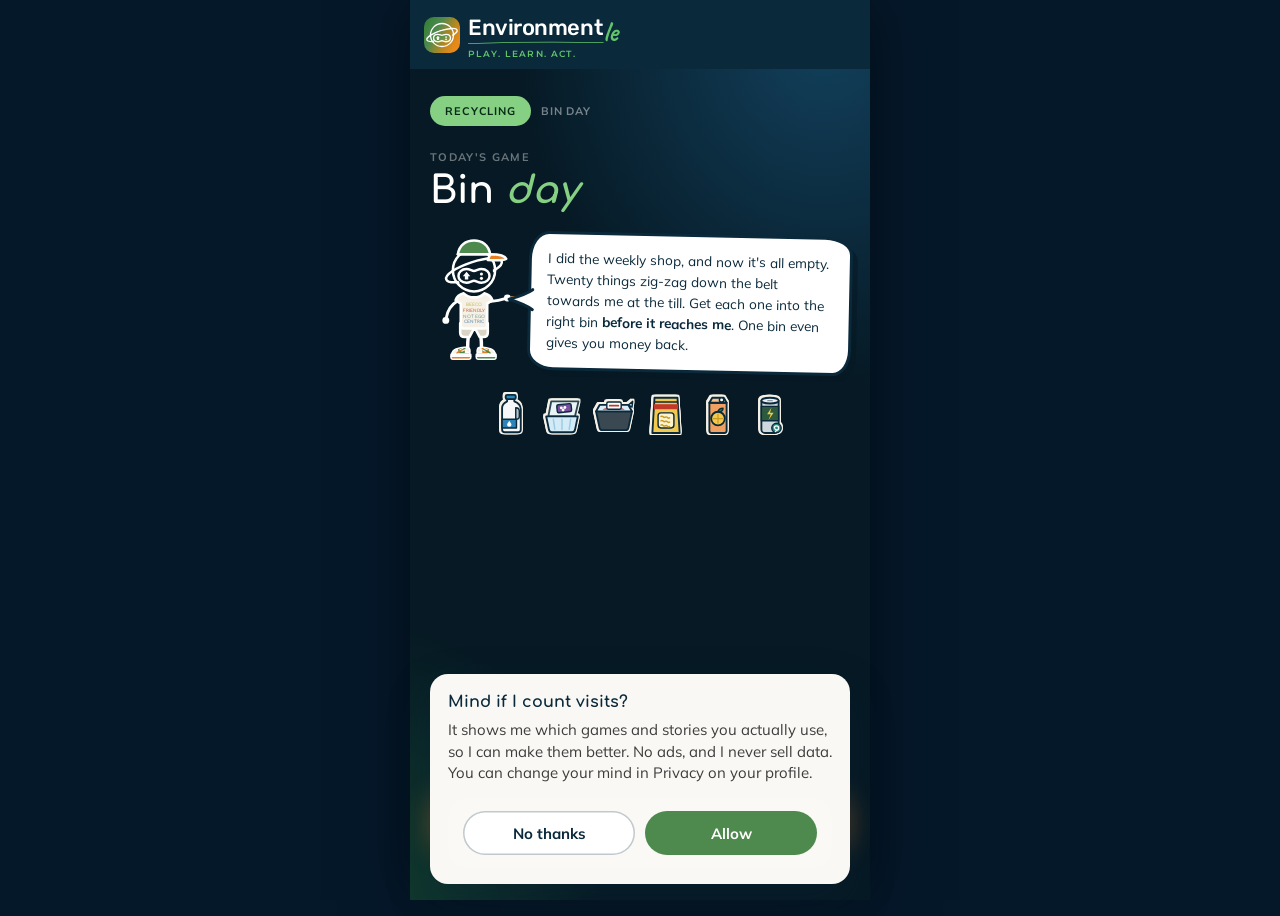
<file: environmentle-bin-day.html>
<!DOCTYPE html>
<html lang="en">
<head>
<meta charset="UTF-8">
<meta name="viewport" content="width=device-width, initial-scale=1.0, maximum-scale=1.0, user-scalable=no">
<title>Environmentle, Bin day</title>
<link rel="icon" type="image/svg+xml" href="/_images/_logo/assets/environmentle-favicon.svg">
<link rel="icon" type="image/png" sizes="32x32" href="/_images/_logo/assets/environmentle-favicon-32.png">
<link rel="apple-touch-icon" sizes="180x180" href="/_images/_logo/assets/environmentle-icon-hero-180.png">
<script src="analytics.js" data-voice="envie"></script>
<link rel="preconnect" href="https://fonts.googleapis.com">
<link href="https://fonts.googleapis.com/css2?family=Comfortaa:wght@300;400;600;700&family=Montserrat:ital,wght@0,300;0,400;0,500;0,600;0,700;1,400&family=Roboto:wght@400;500&family=Rubik:wght@500&family=Caveat:wght@700&family=Mulish:ital,wght@0,300;0,400;0,600;0,700;1,400&display=swap" rel="stylesheet">
<script src="envie.js" defer></script>
<script src="app.js"></script>
<script src="engine.js"></script>
<link href="https://fonts.googleapis.com/css2?family=Material+Symbols+Outlined:opsz,wght,FILL,GRAD@20..48,100..700,0..1,-50..200" rel="stylesheet">
<style>
  *, *::before, *::after { box-sizing: border-box; margin: 0; padding: 0; }

  :root {
    --green-dark:  #0a293b;
    --green-mid:   #4e8a4d;
    --green-light: #7dbf7c;
    --green-pale:  #eaf5ea;
    --orange:      #e27e22;
    --orange-pale: #fdf0e3;
    --cream:       #f0f0f0;
    --text:        #0a293b;
    --text-soft:   #4a6070;
    --white:       #FFFFFF;
    --radius:      14px;
    --radius-sm:   8px;
    --nav-h:       56px;
  }

  html {
    height: 100%;
    background: #05182a;
  }

  body {
    height: 100%;
    max-width: 460px;
    margin: 0 auto;
    position: relative;
    background: var(--cream);
    font-family: 'Montserrat', sans-serif;
    color: var(--text);
    overflow: hidden;
    box-shadow: 0 0 60px rgba(0,0,0,0.5);
  }

  /* ── SCREEN MANAGER ── */
  .screen {
    position: absolute;
    inset: 0;
    display: flex;
    flex-direction: column;
    opacity: 0;
    pointer-events: none;
    transition: opacity 0.35s ease, transform 0.35s ease;
    transform: translateY(16px);
    overflow-y: auto;
    -webkit-overflow-scrolling: touch;
  }
  .screen.active {
    opacity: 1;
    pointer-events: all;
    transform: translateY(0);
  }
  .screen.exit {
    opacity: 0;
    transform: translateY(-16px);
  }

  /* ══════════════════════════════════════
     SCREEN 1 — INTRO
  ══════════════════════════════════════ */
  #screen-intro {
    background: var(--green-dark);
    justify-content: space-between;
  }

  #screen-played {
    background: var(--green-dark);
    justify-content: space-between;
  }

  .intro-top {
    padding: 84px 28px 32px;
    flex: 1;
  }

  .badge-row {
    display: flex;
    align-items: center;
    gap: 10px;
    margin-bottom: 32px;
  }

  .category-badge {
    background: var(--orange);
    color: white;
    font-size: 11px;
    font-weight: 600;
    letter-spacing: 0.08em;
    text-transform: uppercase;
    padding: 5px 12px;
    border-radius: 100px;
  }

  .sub-badge {
    color: rgba(255,255,255,0.5);
    font-size: 11px;
    letter-spacing: 0.05em;
    text-transform: uppercase;
  }

  .intro-label {
    color: rgba(255,255,255,0.55);
    font-size: 12px;
    font-weight: 500;
    letter-spacing: 0.1em;
    text-transform: uppercase;
    margin-bottom: 12px;
  }

  .intro-title {
    font-family: 'Comfortaa', cursive;
    font-size: clamp(38px, 10vw, 52px);
    font-weight: 900;
    color: white;
    line-height: 1.05;
    margin-bottom: 24px;
  }

  .intro-title em {
    color: var(--green-light);
    font-style: italic;
  }

  .did-you-know {
    background: rgba(255,255,255,0.08);
    border: 1px solid rgba(255,255,255,0.12);
    border-radius: var(--radius);
    padding: 20px 22px;
  }

  .dyk-label {
    font-size: 10px;
    font-weight: 600;
    letter-spacing: 0.12em;
    text-transform: uppercase;
    color: var(--green-light);
    margin-bottom: 8px;
  }

  .dyk-text {
    font-family: 'Comfortaa', cursive;
    font-size: 17px;
    font-weight: 400;
    color: rgba(255,255,255,0.9);
    line-height: 1.5;
  }

  .dyk-text strong { color: white; font-weight: 700; }

  .intro-bottom {
    padding: 24px 28px 44px;
    background: rgba(0,0,0,0.15);
    border-top: 1px solid rgba(255,255,255,0.08);
  }

  .meta-row {
    display: flex;
    gap: 20px;
    margin-bottom: 24px;
    flex-wrap: wrap;
  }

  .meta-item {
    display: flex;
    align-items: center;
    gap: 7px;
    color: rgba(255,255,255,0.6);
    font-size: 13px;
  }

  .meta-dot {
    width: 6px; height: 6px;
    border-radius: 50%;
    background: var(--green-light);
  }

  .btn-play {
    width: 100%;
    background: var(--orange);
    color: white;
    border: none;
    border-radius: var(--radius);
    padding: 18px 24px;
    font-family: 'Montserrat', sans-serif;
    font-size: 17px;
    font-weight: 600;
    cursor: pointer;
    display: flex;
    align-items: center;
    justify-content: center;
    gap: 10px;
    transition: transform 0.15s, background 0.15s;
    -webkit-tap-highlight-color: transparent;
  }
  .btn-play:active { transform: scale(0.97); background: #c96e2d; }

  /* ══════════════════════════════════════
     SCREEN 3 — SCORE
  ══════════════════════════════════════ */
  #screen-score {
    background: var(--green-dark);
    justify-content: space-between;
  }

  .score-top {
    padding: 88px 28px 32px;
    flex: 1;
    display: flex;
    flex-direction: column;
    justify-content: center;
    align-items: center;
    text-align: center;
  }

  .score-label {
    color: rgba(255,255,255,0.55);
    font-size: 12px;
    font-weight: 600;
    letter-spacing: 0.12em;
    text-transform: uppercase;
    margin-bottom: 12px;
  }

  .score-number {
    font-family: 'Comfortaa', cursive;
    font-size: clamp(72px, 20vw, 96px);
    font-weight: 900;
    color: white;
    line-height: 1;
    margin-bottom: 4px;
  }

  .score-max {
    color: rgba(255,255,255,0.4);
    font-size: 18px;
    font-weight: 500;
    margin-bottom: 28px;
  }

  .score-message {
    font-family: 'Comfortaa', cursive;
    font-size: 17px;
    font-weight: 700;
    color: white;
    line-height: 1.3;
    margin-bottom: 8px;
  }

  .score-sub {
    font-size: 14px;
    color: rgba(255,255,255,0.6);
    line-height: 1.5;
    max-width: 280px;
  }

  .score-pills {
    display: flex;
    gap: 10px;
    margin-top: 24px;
    flex-wrap: wrap;
    justify-content: center;
  }

  .score-pill {
    background: rgba(255,255,255,0.1);
    border: 1px solid rgba(255,255,255,0.15);
    color: rgba(255,255,255,0.8);
    font-size: 12px;
    font-weight: 500;
    padding: 5px 14px;
    border-radius: 100px;
  }

  .score-pill.highlight {
    background: rgba(126,200,160,0.2);
    border-color: var(--green-light);
    color: var(--green-light);
  }

  .score-bottom {
    padding: 16px 20px 16px;
    display: flex;
    flex-direction: column;
    gap: 10px;
    flex-shrink: 0;
    margin-top: auto;
  }

  /* Finish button — dark with orange border */
  .btn-finish {
    width: 100%;
    background: var(--green-dark);
    color: rgba(255,255,255,0.9);
    border: 1.5px solid var(--orange);
    border-radius: var(--radius);
    padding: 13px 20px;
    font-family: 'Montserrat', sans-serif;
    font-size: 14px;
    font-weight: 600;
    cursor: pointer;
    transition: background 0.15s, transform 0.12s;
    -webkit-tap-highlight-color: transparent;
  }
  .btn-finish:active { transform: scale(0.97); background: rgba(255,255,255,0.05); }

  /* Primary CTA — Take further action */
  .btn-action {
    width: 100%;
    background: var(--orange);
    color: white;
    border: none;
    border-radius: var(--radius);
    padding: 13px 20px;
    font-family: 'Montserrat', sans-serif;
    font-size: 14px;
    font-weight: 600;
    cursor: pointer;
    transition: background 0.15s, transform 0.12s;
    -webkit-tap-highlight-color: transparent;
  }
  .btn-action:active { transform: scale(0.97); background: #c96e2d; }

  .btn-secondary {
    width: 100%;
    background: rgba(255,255,255,0.1);
    color: rgba(255,255,255,0.8);
    border: 1px solid rgba(255,255,255,0.15);
    border-radius: var(--radius);
    padding: 15px 24px;
    font-family: 'Montserrat', sans-serif;
    font-size: 15px;
    font-weight: 500;
    cursor: pointer;
    transition: background 0.15s, transform 0.12s;
    -webkit-tap-highlight-color: transparent;
  }
  .btn-secondary:active { transform: scale(0.97); }

  /* ── GAME BOTTOM NAV ── */
  .material-symbols-outlined {
    font-variation-settings: 'FILL' 0, 'wght' 400, 'GRAD' 0, 'opsz' 24;
    vertical-align: middle; line-height: 1;
  }
  .app-nav {
    display: none; /* shown by JS on score/action screens only */
    position: fixed;
    bottom: 0; left: 50%;
    transform: translateX(-50%);
    width: 100%; max-width: 460px;
    height: calc(var(--nav-h) + env(safe-area-inset-bottom, 0px));
    padding: 0 8px env(safe-area-inset-bottom, 0px);
    background: rgba(10,41,59,0.97);
    backdrop-filter: blur(14px);
    -webkit-backdrop-filter: blur(14px);
    border-top: 1px solid rgba(255,255,255,0.08);
    box-shadow: 0 -8px 28px rgba(0,0,0,0.35);
    justify-content: space-around;
    align-items: center;
    z-index: 300;
  }
  .app-nav-item {
    display: flex;
    flex-direction: column;
    align-items: center;
    justify-content: center;
    gap: 3px;
    padding: 7px 14px;
    border-radius: 100px;
    cursor: pointer;
    -webkit-tap-highlight-color: transparent;
    transition: background 0.2s, color 0.2s, transform 0.15s;
    background: none;
    border: none;
    color: rgba(255,255,255,0.4);
    text-decoration: none;
  }
  .app-nav-item .material-symbols-outlined { font-size: 22px !important; }
  .app-nav-label {
    font-family: 'Montserrat', sans-serif;
    font-size: 9px; font-weight: 700;
    text-transform: uppercase; letter-spacing: 0.07em;
  }
  .app-nav-item.active { background: #e27e22; color: white; }
  .app-nav-item:active { transform: scale(0.88); }

  /* ── ANIMATIONS ── */
  @keyframes pop {
    0%   { transform: scale(0.8); opacity: 0; }
    60%  { transform: scale(1.1); }
    100% { transform: scale(1); opacity: 1; }
  }
  @keyframes slideUp {
    from { transform: translateY(20px); opacity: 0; }
    to   { transform: translateY(0); opacity: 1; }
  }

  .pop-in { animation: pop 0.4s cubic-bezier(0.34, 1.56, 0.64, 1) both; }
  .stagger-1 { animation: slideUp 0.4s 0.05s both; }
  .stagger-2 { animation: slideUp 0.4s 0.15s both; }
  .stagger-3 { animation: slideUp 0.4s 0.25s both; }
  .stagger-4 { animation: slideUp 0.4s 0.35s both; }

  /* ── BACK TO HUB ── */
  .back-to-hub {
    position: fixed;
    top: 0;
    left: 50%;
    transform: translateX(-50%);
    width: 100%;
    max-width: 460px;
    z-index: 999;
    text-decoration: none;
    display: flex;
    align-items: center;
    gap: 8px;
    padding: 12px 20px 10px 14px;
    background: var(--green-dark);
    opacity: 1;
    transition: opacity 0.15s;
    -webkit-tap-highlight-color: transparent;
  }
  .back-to-hub:active { opacity: 0.6; }

  /* Environmentle wordmark, live text per brand kit */
  .em-lockup {
    display: inline-flex;
    flex-direction: column;
    align-items: flex-start;
  }
  .em-wordmark {
    display: inline-flex;
    align-items: baseline;
    position: relative;
    font-family: 'Rubik', 'Montserrat', sans-serif;
    font-weight: 500;
    font-size: 22px;
    letter-spacing: -0.02em;
    line-height: 1;
    color: #ffffff;
    white-space: nowrap;
  }
  .em-wordmark .em-le {
    font-family: 'Caveat', cursive;
    font-weight: 700;
    font-size: 1.3em;
    line-height: 1;
    color: #62c46a;
    margin-left: 0.03em;
    position: relative;
    top: 0.2em;
  }
  .em-tagline {
    font-family: 'Montserrat', sans-serif;
    font-weight: 600;
    font-size: 8.5px;
    letter-spacing: 0.16em;
    text-transform: uppercase;
    color: #62c46a;
    margin-top: 8px;
  }
  .em-swoosh::after {
    content: '';
    position: absolute;
    left: 0;
    right: 0.6em;
    bottom: -0.16em;
    height: 0.14em;
    background: url("data:image/svg+xml;utf8,<svg xmlns='http://www.w3.org/2000/svg' viewBox='0 0 100 10' preserveAspectRatio='none'><path d='M1 8.5 Q 50 1 99 5.5' fill='none' stroke='%2362c46a' stroke-width='2.2' stroke-linecap='round'/></svg>") no-repeat center / 100% 100%;
    pointer-events: none;
  }


  /* ══════════════════════════════════════
     BIN DAY
  ══════════════════════════════════════ */
  #screen-game { background: radial-gradient(110% 60% at 50% -10%, #13405c 0%, transparent 54%) #061924; overflow: hidden; touch-action: none; user-select: none; -webkit-user-select: none; }
  .bd-header { position: relative; z-index: 5; flex: none; padding: 84px 20px 12px; background: rgba(6,25,36,.5); }
  .bd-header-row { display: flex; align-items: center; justify-content: space-between; gap: 10px; }
  .bd-title { display: flex; align-items: center; gap: 8px; }
  .bd-title p { margin: 0; font-family: 'Comfortaa', sans-serif; font-weight: 700; font-size: 15px; color: #fff; }
  .bd-chips { display: flex; align-items: center; gap: 8px; }
  .bd-chip { display: inline-flex; align-items: center; gap: 5px; padding: 6px 11px; border-radius: 999px; background: rgba(255,255,255,.08); color: rgba(255,255,255,.68); font-family: 'Mulish', sans-serif; font-size: 11px; font-weight: 700; white-space: nowrap; }
  .bd-chip.chain { color: #f0a060; background: rgba(230,126,34,.2); }
  .bd-chip.chain svg { width: 13px; height: 13px; }
  .bd-chip.chain.bump { animation: bdBump .3s ease-out; }
  .bd-tier { padding: 4px 9px; border-radius: 999px; background: rgba(133,208,131,.2); color: #85d083; font-family: 'Mulish', sans-serif; font-size: 9px; font-weight: 700; letter-spacing: .1em; text-transform: uppercase; white-space: nowrap; }
  .bd-progress { margin-top: 12px; height: 7px; border-radius: 999px; background: rgba(255,255,255,.12); overflow: hidden; }
  .bd-progress > div { width: 0; height: 100%; border-radius: 999px; background: #85d083; transition: width .3s; }

  .bd-stage-wrap { position: relative; flex: 1; min-height: 0; overflow: hidden; }
  /* The stage is drawn at 390 x 727 design pixels and scaled to fit, so every position matches the canvas. */
  .bd-stage { position: absolute; left: 50%; top: 0; width: 390px; height: 727px; transform-origin: top left; }
  .bd-belt { position: absolute; left: 0; top: 0; width: 390px; height: 470px; overflow: visible; filter: drop-shadow(0 12px 18px rgba(0,0,0,.4)); }
  .bd-belt .dash { animation: bdRoll 1.2s linear infinite; }
  .bd-paused .bd-belt .dash { animation-play-state: paused; }

  .bd-item { position: absolute; width: 78px; height: 78px; z-index: 3; cursor: grab; touch-action: none; will-change: transform, left, top; }
  .bd-item svg { width: 78px; height: 78px; display: block; overflow: visible; pointer-events: none;
    filter: drop-shadow(1.6px 0 0 #f5f1e6) drop-shadow(-1.6px 0 0 #f5f1e6) drop-shadow(0 1.6px 0 #f5f1e6) drop-shadow(0 -1.6px 0 #f5f1e6) drop-shadow(3px 4px 0 rgba(6,25,36,.6)); }
  .bd-item svg { transform: rotate(var(--r, 0deg)); }
  .bd-item .tag { position: absolute; left: 50%; top: 73px; transform: translateX(-50%); padding: 2px 7px; border-radius: 999px; background: rgba(6,25,36,.82); color: #fff; font-family: 'Mulish', sans-serif; font-size: 10px; font-weight: 700; white-space: nowrap; pointer-events: none; }
  .bd-item.notag .tag { display: none; }
  .bd-item.held { z-index: 20; cursor: grabbing; }
  .bd-item.held svg { transform: scale(1.18) rotate(-9deg); filter: drop-shadow(1.6px 0 0 #f5f1e6) drop-shadow(-1.6px 0 0 #f5f1e6) drop-shadow(0 1.6px 0 #f5f1e6) drop-shadow(0 -1.6px 0 #f5f1e6) drop-shadow(0 16px 12px rgba(0,0,0,.5)); }
  .bd-item.held .tag, .bd-item.picked .tag { display: block; top: 84px; }
  .bd-item.picked::before { content: ''; position: absolute; inset: -9px; border-radius: 50%; border: 3px dashed #85d083; animation: bdSpin 6s linear infinite; }
  .bd-item.fly { transition: left .42s cubic-bezier(.4,0,.2,1), top .42s cubic-bezier(.4,-0.4,.6,1), transform .42s, opacity .42s; pointer-events: none; z-index: 15; }
  .bd-item.part { z-index: 6; }
  .bd-item.split::after { content: 'tap'; position: absolute; right: -8px; top: -6px; padding: 2px 7px; border-radius: 999px; background: #f0a060; border: 2px solid #0a293b; color: #2a1400; font-family: 'Mulish', sans-serif; font-size: 8.5px; font-weight: 700; letter-spacing: .06em; text-transform: uppercase; pointer-events: none; }

  .bd-till { position: absolute; left: 298px; top: 354px; width: 100px; height: 76px; background: #f5f1e6; border: 3px solid #0a293b; border-radius: 14px 6px 6px 14px; box-shadow: 4px 5px 0 rgba(6,25,36,.55); z-index: 4; }
  .bd-till .scr { position: absolute; left: 10px; top: 12px; width: 62px; height: 28px; border-radius: 6px; background: #0a293b; display: flex; align-items: center; justify-content: center; font-family: 'Comfortaa', sans-serif; font-weight: 700; font-size: 11px; color: #85d083; }
  .bd-till .slot { position: absolute; left: 10px; top: 48px; width: 62px; height: 12px; border-radius: 3px; background: #d9d4c6; border: 2px solid #0a293b; }
  .bd-envie { position: absolute; left: 206px; top: 316px; width: 86px; z-index: 2; color: #fff; pointer-events: none; }
  .bd-envie envie-mascot { width: 86px; display: block; }
  .bd-crate { position: absolute; left: 322px; top: 440px; width: 64px; display: none; flex-direction: column; align-items: center; z-index: 3; pointer-events: none; }
  .bd-crate.on { display: flex; }
  .bd-crate p { margin: 6px 0 0; font-family: 'Mulish', sans-serif; font-size: 8px; font-weight: 700; letter-spacing: .08em; text-transform: uppercase; color: #f0a060; text-align: center; }

  .bd-say { position: absolute; left: 12px; top: 336px; width: 176px; z-index: 7; opacity: 0; transform: rotate(-1.4deg) scale(.96); transition: opacity .18s, transform .18s; pointer-events: none; }
  .bd-say.on { opacity: 1; transform: rotate(-1.4deg) scale(1); }
  .skin .bd-say .bb { padding: 11px 13px; transform: none; }
  .skin .bd-say .bb .t { font-family: 'Comfortaa', sans-serif; font-weight: 700; font-size: 13px; line-height: 1.3; margin: 0; }
  .skin .bd-say .bb .s { font-family: 'Mulish', sans-serif; font-size: 11.5px; line-height: 1.4; margin: 4px 0 0; color: #5a6a74; }
  .skin .bd-say .bb.dark .s { color: rgba(255,255,255,.72); }
  .skin .bd-say .bb .s:empty { display: none; }
  .bd-say .pts { position: absolute; right: -10px; top: -16px; padding: 4px 9px; border-radius: 999px; background: #85d083; border: 2.5px solid #0a293b; color: #062a16; font-family: 'Mulish', sans-serif; font-size: 11px; font-weight: 700; }
  .bd-say .pts:empty { display: none; }

  .bd-prep { position: absolute; left: 14px; top: 436px; z-index: 5; font-family: 'Mulish', sans-serif; font-size: 10px; font-weight: 700; letter-spacing: .12em; text-transform: uppercase; color: #f0a060; opacity: 0; transition: opacity .2s; pointer-events: none; }
  .bd-prep.on { opacity: 1; }

  .bd-bins { position: absolute; left: 0; right: 0; top: 590px; display: flex; justify-content: space-around; align-items: flex-end; padding: 0 12px; z-index: 2; }
  .bd-bin { position: relative; display: flex; flex-direction: column; align-items: center; width: 66px; padding: 0; border: 0; background: none; cursor: pointer; -webkit-tap-highlight-color: transparent; touch-action: none; }
  .bd-bin svg { pointer-events: none; }
  .bd-bin .lbl { margin: 6px 0 0; font-family: 'Mulish', sans-serif; font-size: 9px; font-weight: 700; letter-spacing: .08em; text-transform: uppercase; color: rgba(255,255,255,.62); line-height: 1.2; text-align: center; min-height: 22px; }
  .bd-bin.hot::before { content: ''; position: absolute; left: 1px; right: 1px; top: 0; height: 86px; border-radius: 16px; border: 3px dashed #85d083; }
  .bd-bin.hot .lbl { color: #85d083; }
  .bd-bin.shake svg { animation: bdShake .45s; }
  .bd-bin.gulp svg { animation: bdGulp .3s; }
  .bd-bin .no { position: absolute; left: -2px; top: -8px; width: 26px; height: 26px; border-radius: 50%; background: #d9364f; border: 3px solid #061924; display: none; place-items: center; color: #fff; }
  .bd-bin .no svg { width: 14px; height: 14px; }
  .bd-bin.shake .no { display: grid; }

  .bd-bays { position: absolute; left: 0; right: 0; top: 548px; display: none; justify-content: space-around; align-items: flex-end; padding: 0 12px; z-index: 2; }
  .bd-baytitle { position: absolute; left: 14px; top: 0; display: none; }
  .bd-stage.two .bd-bays { display: flex; }
  .bd-stage.two .bd-bins { top: 640px; }
  .bd-stage.two .bd-bin svg { width: 46px !important; height: 60px !important; }
  .bd-stage.two .bd-bin .lbl { margin-top: 3px; font-size: 8px; min-height: 18px; }
  .bd-stage.two .bd-bin.hot::before { height: 64px; left: 6px; right: 6px; border-radius: 13px; }
  .bd-stage.two .bd-crate { display: none; }
  .bd-float { position: absolute; z-index: 30; font-family: 'Comfortaa', sans-serif; font-weight: 700; font-size: 16px; color: #85d083; pointer-events: none; animation: bdFloat .9s ease-out forwards; text-shadow: 0 2px 0 rgba(6,25,36,.8); }
  .bd-count { position: absolute; inset: 0; z-index: 40; display: none; align-items: center; justify-content: center; background: rgba(6,25,36,.55); font-family: 'Comfortaa', sans-serif; font-weight: 700; font-size: 84px; color: #fff; }
  .bd-count.on { display: flex; }
  .bd-count span { animation: pop .5s both; }
  .bd-count .rnd { display: flex; flex-direction: column; align-items: center; gap: 10px; animation: pop .5s both; }
  .bd-count .rnd b { font-size: 46px; font-weight: 700; }
  .bd-count .rnd i { font-family: 'Mulish', sans-serif; font-style: normal; font-size: 15px; font-weight: 400; color: rgba(255,255,255,.75); }

  @keyframes bdRoll  { to { stroke-dashoffset: -36; } }
  @keyframes bdSpin  { to { transform: rotate(360deg); } }
  @keyframes bdBump  { 0% { transform: scale(1) } 50% { transform: scale(1.2) } 100% { transform: scale(1) } }
  @keyframes bdShake { 0%,100% { transform: rotate(0) } 20% { transform: rotate(-9deg) } 40% { transform: rotate(7deg) } 60% { transform: rotate(-5deg) } 80% { transform: rotate(3deg) } }
  @keyframes bdGulp  { 0% { transform: scale(1) } 50% { transform: scale(1.08, .94) } 100% { transform: scale(1) } }
  @keyframes bdFloat { 0% { opacity: 0; transform: translateY(6px) } 20% { opacity: 1 } 100% { opacity: 0; transform: translateY(-34px) } }
  @media (prefers-reduced-motion: reduce) { .bd-belt .dash, .bd-item.picked::before { animation: none; } }

  /* Intro extras */
  .bd-shelf { display: flex; justify-content: center; gap: 6px; margin-top: 20px; }
  .bd-shelf svg { width: 46px; height: 46px; overflow: visible; filter: drop-shadow(1.4px 0 0 #f5f1e6) drop-shadow(-1.4px 0 0 #f5f1e6) drop-shadow(0 1.4px 0 #f5f1e6) drop-shadow(0 -1.4px 0 #f5f1e6) drop-shadow(3px 4px 0 rgba(6,25,36,.6)); }
  .bd-proto { margin: 0 0 16px; padding: 10px 12px; border-radius: 16px; border: 1.5px dashed rgba(255,255,255,.22); }
  .bd-proto p { margin: 0 0 8px; font-family: 'Mulish', sans-serif; font-size: 10px; font-weight: 700; letter-spacing: .1em; text-transform: uppercase; color: rgba(255,255,255,.45); }
  .bd-proto div { display: flex; gap: 6px; }
  .bd-proto button { flex: 1; padding: 8px 0; border-radius: 999px; border: 0; background: rgba(255,255,255,.08); color: rgba(255,255,255,.7); font-family: 'Mulish', sans-serif; font-size: 12px; font-weight: 700; cursor: pointer; }
  .bd-proto button.on { background: #85d083; color: #062a16; }

  /* Score: the receipt */
  #screen-score { justify-content: flex-start; }
  .bd-score-top { padding: 84px 20px 0; }
  .bd-score-label { margin: 0 0 6px; font-family: 'Mulish', sans-serif; font-size: 11px; font-weight: 700; letter-spacing: .16em; text-transform: uppercase; color: rgba(255,255,255,.48); }
  .bd-score-row { display: flex; align-items: baseline; gap: 10px; }
  .bd-score-num { margin: 0; font-family: 'Comfortaa', sans-serif; font-weight: 700; font-size: 76px; line-height: 1; color: #fff; }
  .bd-score-row span { font-family: 'Mulish', sans-serif; font-size: 15px; color: rgba(255,255,255,.55); }
  .bd-score-top .erow { margin-top: 10px; }
  .bd-score-top .erow .bb { margin-bottom: 30px; }
  .bd-score-top .bb .t { margin: 0; font-family: 'Comfortaa', sans-serif; font-weight: 700; font-size: 15px; line-height: 1.3; }
  .bd-score-top .bb .s { margin: 6px 0 0; font-family: 'Mulish', sans-serif; font-size: 12px; line-height: 1.5; color: #5a6a74; }
  .bd-pills { display: flex; gap: 8px; flex-wrap: wrap; margin-bottom: 22px; }
  .bd-receipt-wrap { transform: rotate(.8deg); }
  .bd-receipt { position: relative; background: #f5f1e6; border: 3px solid #0a293b; border-bottom: 0; border-radius: 10px 10px 0 0; padding: 18px 18px 12px; box-shadow: 5px 6px 0 rgba(6,25,36,.55); font-family: 'Mulish', sans-serif; color: #0a293b; }
  .bd-receipt h3 { margin: 0; text-align: center; font-family: 'Comfortaa', sans-serif; font-size: 15px; font-weight: 700; color: #0a293b; }
  .bd-receipt .sub { margin: 2px 0 10px; text-align: center; font-size: 11px; color: #6b7a84; }
  .bd-receipt hr { border: 0; border-top: 2px dashed #0a293b; margin: 8px 0; }
  .bd-receipt hr.soft { border-top-color: rgba(10,41,59,.35); }
  .bd-rline { display: flex; align-items: center; gap: 8px; font-size: 13px; padding: 3px 0; }
  .bd-rline.b { font-weight: 700; }
  .bd-rline i { width: 9px; height: 9px; border-radius: 50%; border: 1.5px solid #0a293b; flex: none; }
  .bd-rline span:nth-last-child(2) { flex: 1; }
  .bd-rline span:last-child { font-weight: 700; font-variant-numeric: tabular-nums; }
  .bd-tear { display: block; width: 100%; height: 12px; overflow: visible; }
  .bd-review { margin: 30px 20px 0; background: rgba(255,255,255,.07); border-radius: 22px; padding: 18px 18px 8px; }
  .bd-review h3 { margin: 0 0 4px; font-family: 'Comfortaa', sans-serif; font-size: 15px; font-weight: 700; color: #fff; }
  .bd-rrow { display: flex; align-items: center; gap: 12px; padding: 12px 0; border-top: 1px solid rgba(255,255,255,.08); }
  .bd-rrow > svg { width: 48px; height: 48px; flex: none; overflow: visible; filter: drop-shadow(1.4px 0 0 #f5f1e6) drop-shadow(-1.4px 0 0 #f5f1e6) drop-shadow(0 1.4px 0 #f5f1e6) drop-shadow(0 -1.4px 0 #f5f1e6); }
  .bd-rrow .n { margin: 0; font-family: 'Comfortaa', sans-serif; font-weight: 700; font-size: 14px; color: #fff; }
  .bd-rrow .w { margin: 2px 0 0; font-family: 'Mulish', sans-serif; font-size: 12px; line-height: 1.45; color: rgba(255,255,255,.62); }
  .bd-rrow .h { flex: none; width: 46px; display: flex; flex-direction: column; align-items: center; }
  .bd-rrow .h svg { width: 34px !important; height: 45px !important; }
  .bd-rrow .h p { margin: 3px 0 0; font-family: 'Mulish', sans-serif; font-size: 8px; font-weight: 700; letter-spacing: .08em; text-transform: uppercase; color: rgba(255,255,255,.62); text-align: center; }
  .bd-score-bottom { padding: 22px 20px 32px; }
</style>
<link rel="stylesheet" href="app.css">
</head>
<body class="game g-bins">

<a class="back-to-hub" href="index.html">
  <img src="_images/_logo/assets/environmentle-icon-hero.svg" width="36" height="36" alt="Environmentle logo" style="object-fit:contain;">
  <span class="em-lockup">
    <span class="em-wordmark em-swoosh">Environment<span class="em-le">le</span></span>
    <span class="em-tagline">Play. Learn. Act.</span>
  </span>
</a>

<!-- SCREEN 0: already played today -->
<div id="screen-played" class="screen">
  <div class="intro-top" style="justify-content:center;align-items:center;text-align:center;gap:16px;">
    <envie-mascot pose="wave" hat="hat" aria-hidden="true" style="display:block;position:relative;width:120px;margin:0 auto 4px;color:#fff;"></envie-mascot>
    <p class="intro-label">You've already played today</p>
    <h1 class="intro-title" style="font-size:clamp(28px,7vw,42px);">Come back<br><em>tomorrow</em></h1>
    <p style="font-size:14px;color:rgba(255,255,255,0.6);max-width:280px;line-height:1.6;">One a day, that's the rhythm. Your score from today:</p>
    <div style="font-family:'Comfortaa',cursive;font-size:52px;font-weight:700;color:white;" id="played-score">0</div>
    <p style="font-size:12px;color:rgba(255,255,255,0.4);letter-spacing:0.05em;">pts</p>
  </div>
  <div class="intro-bottom">
    <a class="btn-play stagger-4" href="index.html" style="text-decoration:none;display:flex;align-items:center;justify-content:center;gap:8px;">Back to games</a>
  </div>
</div>

<!-- SCREEN 1: intro -->
<div id="screen-intro" class="screen active">
  <div class="intro-top">
    <div class="badge-row stagger-1">
      <span class="category-badge" id="intro-badge">Recycling</span>
      <span class="sub-badge">Bin day</span>
    </div>
    <p class="intro-label stagger-1" id="intro-label">Today's game</p>
    <h1 class="intro-title stagger-2" id="intro-title">Bin <em>day</em></h1>
    <div class="erow mid stagger-3">
      <envie-mascot pose="point" hat="cap"></envie-mascot>
      <div class="bb r2 tail-low">
        <p class="dyk-text" id="intro-say"></p>
        <svg class="tail" viewBox="0 0 30 44" aria-hidden="true"><path d="M25.5 12 C20 16 12 19 2 22 C12 25 20 28 25.5 32"></path></svg>
      </div>
    </div>
    <div class="bd-shelf stagger-3" id="intro-shelf"></div>
  </div>
  <div class="intro-bottom">
    <div class="bd-proto stagger-4" id="proto-tiers">
      <p>Tester mode, try a tier</p>
      <div id="proto-tier-btns"></div>
    </div>
    <div class="meta-row stagger-4">
      <div class="meta-item"><div class="meta-dot"></div> <span id="intro-meta1">2 rounds of 10</span></div>
      <div class="meta-item"><div class="meta-dot"></div> Round 2 is faster</div>
      <div class="meta-item"><div class="meta-dot"></div> Chains score more</div>
    </div>
    <button class="btn-play stagger-4" onclick="startGame()">
      Get sorting
      <svg width="18" height="18" fill="none" stroke="white" stroke-width="2.5" viewBox="0 0 24 24"><path d="M5 12h14M12 5l7 7-7 7"/></svg>
    </button>
    <p class="micro" style="text-align:center;">One game a day. Up to 150 points.</p>
  </div>
</div>

<!-- SCREEN 2: game -->
<div id="screen-game" class="screen">
  <div class="bd-header">
    <div class="bd-header-row">
      <div class="bd-title"><p>Bin day</p><span class="bd-tier" id="hud-tier"></span></div>
      <div class="bd-chips">
        <span class="bd-chip chain" id="hud-chain"><i data-icon="zap" data-size="13"></i> <span>chain ×0</span></span>
        <span class="bd-chip" id="hud-count">0 of 20</span>
      </div>
    </div>
    <div class="bd-progress"><div id="hud-bar"></div></div>
  </div>
  <div class="bd-stage-wrap" id="stage-wrap">
    <div class="bd-stage" id="stage">
      <svg class="bd-belt" viewBox="0 0 390 470" aria-hidden="true">
        <path d="M -50 54 H 296 a49 49 0 0 1 0 98 H 94 a49 49 0 0 0 0 98 H 296 a49 49 0 0 1 49 49 V 352" fill="none" stroke="#0a293b" stroke-width="88" stroke-linejoin="round"></path>
        <path id="belt-path" d="M -50 54 H 296 a49 49 0 0 1 0 98 H 94 a49 49 0 0 0 0 98 H 296 a49 49 0 0 1 49 49 V 352" fill="none" stroke="#0e3850" stroke-width="81" stroke-linejoin="round"></path>
        <path class="dash" d="M -50 54 H 296 a49 49 0 0 1 0 98 H 94 a49 49 0 0 0 0 98 H 296 a49 49 0 0 1 49 49 V 352" fill="none" stroke="rgba(255,255,255,.10)" stroke-width="16" stroke-dasharray="16 20"></path>
        <path d="M304 348 H 386" fill="none" stroke="#f0a060" stroke-width="2.5" stroke-dasharray="5 5"></path>
      </svg>
      <div class="bd-till"><div class="scr" id="till-scr">TILL 1</div><div class="slot"></div></div>
      <div class="bd-envie"><envie-mascot id="envie" pose="point" hat="cap"></envie-mascot></div>
      <div class="bd-crate" id="crate"><span id="crate-art"></span><p>For the centre</p></div>
      <div class="bd-say" id="say"><div class="bb tail-right" id="say-bb"><p class="t" id="say-t"></p><p class="s" id="say-s"></p><span class="pts" id="say-pts"></span><svg class="tail" viewBox="0 0 30 44" aria-hidden="true"><path d="M25.5 12 C20 16 12 19 2 22 C12 25 20 28 25.5 32"></path></svg></div></div>
      <div class="bd-prep" id="prep"></div>
      <div class="bd-bays" id="bays"></div>
      <div class="bd-bins" id="bins"></div>
      <div class="bd-count" id="count"></div>
    </div>
  </div>
</div>

<!-- SCREEN 3: score, the till receipt -->
<div id="screen-score" class="screen">
  <div class="bd-score-top">
    <p class="bd-score-label">Your score</p>
    <div class="bd-score-row"><p class="bd-score-num pop-in" id="final-score">0</p><span>pts today</span></div>
    <div class="erow lg">
      <envie-mascot id="score-envie" pose="flag" hat="hat"></envie-mascot>
      <div class="bb r5 tail-low">
        <p class="t" id="score-t"></p>
        <p class="s" id="score-s"></p>
        <svg class="tail" viewBox="0 0 30 44" aria-hidden="true"><path d="M25.5 12 C20 16 12 19 2 22 C12 25 20 28 25.5 32"></path></svg>
      </div>
    </div>
    <div class="bd-pills" id="score-pills"></div>
    <div class="bd-receipt-wrap">
      <div class="bd-receipt" id="receipt"></div>
      <svg class="bd-tear" viewBox="0 0 350 12" preserveAspectRatio="none" aria-hidden="true"><path d="M0 0 H350 V2 l-12.5 9 -12.5 -9 -12.5 9 -12.5 -9 -12.5 9 -12.5 -9 -12.5 9 -12.5 -9 -12.5 9 -12.5 -9 -12.5 9 -12.5 -9 -12.5 9 -12.5 -9 -12.5 9 -12.5 -9 -12.5 9 -12.5 -9 -12.5 9 -12.5 -9 -12.5 9 -12.5 -9 -12.5 9 -12.5 -9 -12.5 9 -12.5 -9 -12.5 9 -12.5 -9 Z" fill="#f5f1e6" stroke="#0a293b" stroke-width="3" stroke-linejoin="round"></path><path d="M2 0 H348" stroke="#f5f1e6" stroke-width="5"></path></svg>
    </div>
  </div>
  <div class="bd-review" id="review"></div>
  <div class="bd-score-bottom">
    <button class="btn-action" onclick="finishAndGoHub()">Finish</button>
  </div>
</div>

<script>
// ══════════════════════════════════════════════════════
// BIN DAY
// Items roll down a zig-zag checkout belt towards Envie at the till.
// Rules and homes come from mywaste.ie (see _DESIGNS/bin-day/data/bin-day-items.json).
// Facts stay as the source gives them; only the voice is Envie's.
// ══════════════════════════════════════════════════════

// Tester mode: shows the tier picker on the intro and lifts the once-a-day lock and the day cap,
// on this device only. Players never see it. To switch it on for your own phone or browser, open
//   environmentle-bin-day.html?tester=1      (remembered on that device from then on)
// and to switch it off again
//   environmentle-bin-day.html?tester=0
const PROTOTYPE = (function () {
  try {
    const t = new URLSearchParams(location.search).get('tester');
    if (t === '1') localStorage.setItem('bd_tester', '1');
    if (t === '0') localStorage.removeItem('bd_tester');
    return localStorage.getItem('bd_tester') === '1';
  } catch (e) { return false; }
})();

// ── Art (generated from the design canvas) ──────────────
const ART  = {"laptop": "<path d=\"M14 14 h36 a3 3 0 0 1 3 3 v23 H11 V17 a3 3 0 0 1 3 -3 z\" fill=\"#2b3a44\" stroke=\"#0a293b\" stroke-width=\"2.6\" stroke-linejoin=\"round\" stroke-linecap=\"round\"></path><rect x=\"16\" y=\"19\" width=\"32\" height=\"17\" fill=\"#6ec6f0\" stroke=\"#0a293b\" stroke-width=\"2\" stroke-linejoin=\"round\" stroke-linecap=\"round\"></rect><path d=\"M5 40 h54 l-3 8 a3 3 0 0 1 -3 2 H11 a3 3 0 0 1 -3 -2 z\" fill=\"#cfd8dc\" stroke=\"#0a293b\" stroke-width=\"2.6\" stroke-linejoin=\"round\" stroke-linecap=\"round\"></path><path d=\"M26 45 h12\" fill=\"none\" stroke=\"#0a293b\" stroke-width=\"2\" stroke-linejoin=\"round\" stroke-linecap=\"round\"></path>", "tv": "<rect x=\"6\" y=\"12\" width=\"52\" height=\"34\" rx=\"4\" fill=\"#2b3a44\" stroke=\"#0a293b\" stroke-width=\"2.6\" stroke-linejoin=\"round\" stroke-linecap=\"round\"></rect><rect x=\"11\" y=\"17\" width=\"42\" height=\"24\" fill=\"#3a4852\" stroke=\"#0a293b\" stroke-width=\"2\" stroke-linejoin=\"round\" stroke-linecap=\"round\"></rect><path d=\"M16 22 l10 12 M24 20 l6 8\" fill=\"none\" stroke=\"#6b7a84\" stroke-width=\"2\" stroke-linecap=\"round\"></path><path d=\"M26 46 l-4 8 h20 l-4 -8\" fill=\"#cfd8dc\" stroke=\"#0a293b\" stroke-width=\"2.6\" stroke-linejoin=\"round\" stroke-linecap=\"round\"></path>", "toaster": "<path d=\"M10 24 a6 6 0 0 1 6 -6 h32 a6 6 0 0 1 6 6 v24 a4 4 0 0 1 -4 4 H14 a4 4 0 0 1 -4 -4 z\" fill=\"#cfd8dc\" stroke=\"#0a293b\" stroke-width=\"2.6\" stroke-linejoin=\"round\" stroke-linecap=\"round\"></path><path d=\"M18 18 v-5 a3 3 0 0 1 3 -3 h8 a3 3 0 0 1 3 3 v5 M34 18 v-5 a3 3 0 0 1 3 -3 h6 a3 3 0 0 1 3 3 v5\" fill=\"#dcbd88\" stroke=\"#0a293b\" stroke-width=\"2.6\" stroke-linejoin=\"round\" stroke-linecap=\"round\"></path><rect x=\"46\" y=\"28\" width=\"5\" height=\"12\" rx=\"2\" fill=\"#2b3a44\"></rect><path d=\"M14 52 v4 M50 52 v4\" fill=\"none\" stroke=\"#0a293b\" stroke-width=\"2.6\" stroke-linejoin=\"round\" stroke-linecap=\"round\"></path>", "hairdryer": "<path d=\"M8 16 h30 a12 12 0 0 1 0 24 H8 z\" fill=\"#d95f8a\" stroke=\"#0a293b\" stroke-width=\"2.6\" stroke-linejoin=\"round\" stroke-linecap=\"round\"></path><path d=\"M8 16 v24\" fill=\"none\" stroke=\"#0a293b\" stroke-width=\"2.6\" stroke-linejoin=\"round\" stroke-linecap=\"round\"></path><path d=\"M12 22 v12\" fill=\"none\" stroke=\"#0a293b\" stroke-width=\"2\"></path><path d=\"M28 40 l3 16 a3 3 0 0 0 3 2 h4 a3 3 0 0 0 3 -3 l-3 -15 z\" fill=\"#a83f66\" stroke=\"#0a293b\" stroke-width=\"2.6\" stroke-linejoin=\"round\" stroke-linecap=\"round\"></path><circle cx=\"38\" cy=\"28\" r=\"5\" fill=\"#f5f1e6\" stroke=\"#0a293b\" stroke-width=\"2\" stroke-linejoin=\"round\" stroke-linecap=\"round\"></circle>", "etooth": "<rect x=\"26\" y=\"4\" width=\"12\" height=\"14\" rx=\"4\" fill=\"#f5f1e6\" stroke=\"#0a293b\" stroke-width=\"2.6\" stroke-linejoin=\"round\" stroke-linecap=\"round\"></rect><path d=\"M29 6 v8 M32 6 v8 M35 6 v8\" fill=\"none\" stroke=\"#6ec6f0\" stroke-width=\"2\" stroke-linecap=\"round\"></path><path d=\"M29 18 h6 v6 h-6 z\" fill=\"#cfd8dc\" stroke=\"#0a293b\" stroke-width=\"2\" stroke-linejoin=\"round\" stroke-linecap=\"round\"></path><rect x=\"24\" y=\"24\" width=\"16\" height=\"36\" rx=\"6\" fill=\"#f5f1e6\" stroke=\"#0a293b\" stroke-width=\"2.6\" stroke-linejoin=\"round\" stroke-linecap=\"round\"></rect><rect x=\"28\" y=\"30\" width=\"8\" height=\"10\" rx=\"3\" fill=\"#6ec6f0\" stroke=\"#0a293b\" stroke-width=\"2\" stroke-linejoin=\"round\" stroke-linecap=\"round\"></rect><circle cx=\"32\" cy=\"50\" r=\"2.500\" fill=\"#85d083\"></circle>", "toothbrush": "<rect x=\"26\" y=\"4\" width=\"12\" height=\"14\" rx=\"4\" fill=\"#f5f1e6\" stroke=\"#0a293b\" stroke-width=\"2.6\" stroke-linejoin=\"round\" stroke-linecap=\"round\"></rect><path d=\"M29 6 v8 M32 6 v8 M35 6 v8\" fill=\"none\" stroke=\"#6ec6f0\" stroke-width=\"2\" stroke-linecap=\"round\"></path><path d=\"M29 18 h6 l1 40 a3 3 0 0 1 -3 3 h-2 a3 3 0 0 1 -3 -3 z\" fill=\"#85d083\" stroke=\"#0a293b\" stroke-width=\"2.6\" stroke-linejoin=\"round\" stroke-linecap=\"round\"></path>", "remote": "<rect x=\"22\" y=\"6\" width=\"20\" height=\"52\" rx=\"6\" fill=\"#2b3a44\" stroke=\"#0a293b\" stroke-width=\"2.6\" stroke-linejoin=\"round\" stroke-linecap=\"round\"></rect><circle cx=\"32\" cy=\"15\" r=\"3\" fill=\"#d9364f\"></circle><circle cx=\"28\" cy=\"26\" r=\"2\" fill=\"#cfd8dc\"></circle><circle cx=\"36\" cy=\"26\" r=\"2\" fill=\"#cfd8dc\"></circle><circle cx=\"28\" cy=\"33\" r=\"2\" fill=\"#cfd8dc\"></circle><circle cx=\"36\" cy=\"33\" r=\"2\" fill=\"#cfd8dc\"></circle><circle cx=\"32\" cy=\"45\" r=\"5\" fill=\"none\" stroke=\"#cfd8dc\" stroke-width=\"2\"></circle>", "p_remote": "<rect x=\"22\" y=\"6\" width=\"20\" height=\"52\" rx=\"6\" fill=\"#2b3a44\" stroke=\"#0a293b\" stroke-width=\"2.6\" stroke-linejoin=\"round\" stroke-linecap=\"round\"></rect><circle cx=\"32\" cy=\"15\" r=\"3\" fill=\"#d9364f\"></circle><circle cx=\"28\" cy=\"26\" r=\"2\" fill=\"#cfd8dc\"></circle><circle cx=\"36\" cy=\"26\" r=\"2\" fill=\"#cfd8dc\"></circle><circle cx=\"28\" cy=\"33\" r=\"2\" fill=\"#cfd8dc\"></circle><circle cx=\"36\" cy=\"33\" r=\"2\" fill=\"#cfd8dc\"></circle><circle cx=\"32\" cy=\"45\" r=\"5\" fill=\"none\" stroke=\"#cfd8dc\" stroke-width=\"2\"></circle><rect x=\"26\" y=\"50\" width=\"12\" height=\"6\" rx=\"1\" fill=\"#0a293b\"></rect>", "p_batt": "<g transform=\"rotate(-18 32 32)\"><rect x=\"10\" y=\"20\" width=\"40\" height=\"11\" rx=\"3\" fill=\"#2b3a44\" stroke=\"#0a293b\" stroke-width=\"2.6\" stroke-linejoin=\"round\" stroke-linecap=\"round\"></rect><rect x=\"10\" y=\"20\" width=\"13\" height=\"11\" fill=\"#f2c94c\" stroke=\"#0a293b\" stroke-width=\"2\" stroke-linejoin=\"round\" stroke-linecap=\"round\"></rect><rect x=\"50\" y=\"23\" width=\"4\" height=\"5\" fill=\"#cfd8dc\" stroke=\"#0a293b\" stroke-width=\"2\" stroke-linejoin=\"round\" stroke-linecap=\"round\"></rect><rect x=\"10\" y=\"36\" width=\"40\" height=\"11\" rx=\"3\" fill=\"#2b3a44\" stroke=\"#0a293b\" stroke-width=\"2.6\" stroke-linejoin=\"round\" stroke-linecap=\"round\"></rect><rect x=\"10\" y=\"36\" width=\"13\" height=\"11\" fill=\"#f2c94c\" stroke=\"#0a293b\" stroke-width=\"2\" stroke-linejoin=\"round\" stroke-linecap=\"round\"></rect><rect x=\"50\" y=\"39\" width=\"4\" height=\"5\" fill=\"#cfd8dc\" stroke=\"#0a293b\" stroke-width=\"2\" stroke-linejoin=\"round\" stroke-linecap=\"round\"></rect></g>", "tshirt": "<path d=\"M22 9 c3 4 6 6 10 6 s7 -2 10 -6 l14 7 -5 11 -7 -3 v30 H20 V24 l-7 3 -5 -11 z\" fill=\"#6ec6f0\" stroke=\"#0a293b\" stroke-width=\"2.6\" stroke-linejoin=\"round\" stroke-linecap=\"round\"></path><path d=\"M22 9 c3 4 6 6 10 6 s7 -2 10 -6\" fill=\"none\" stroke=\"#0a293b\" stroke-width=\"2\" stroke-linejoin=\"round\" stroke-linecap=\"round\"></path>", "shoe": "<path d=\"M6 42 c0 -7 4 -11 10 -13 l7 -10 c4 3 7 9 12 12 c8 4 23 4 23 13 v3 H6 z\" fill=\"#e67e22\" stroke=\"#0a293b\" stroke-width=\"2.6\" stroke-linejoin=\"round\" stroke-linecap=\"round\"></path><path d=\"M6 47 h52 v4 a3 3 0 0 1 -3 3 H9 a3 3 0 0 1 -3 -3 z\" fill=\"#f5f1e6\" stroke=\"#0a293b\" stroke-width=\"2.6\" stroke-linejoin=\"round\" stroke-linecap=\"round\"></path><path d=\"M24 26 l6 4 M28 22 l6 5 M21 31 l6 3\" fill=\"none\" stroke=\"#f5f1e6\" stroke-width=\"2.4\" stroke-linecap=\"round\"></path>", "teddy": "<circle cx=\"20\" cy=\"12\" r=\"6\" fill=\"#c9a96e\" stroke=\"#0a293b\" stroke-width=\"2.6\" stroke-linejoin=\"round\" stroke-linecap=\"round\"></circle><circle cx=\"44\" cy=\"12\" r=\"6\" fill=\"#c9a96e\" stroke=\"#0a293b\" stroke-width=\"2.6\" stroke-linejoin=\"round\" stroke-linecap=\"round\"></circle><ellipse cx=\"32\" cy=\"45\" rx=\"15\" ry=\"14\" fill=\"#c9a96e\" stroke=\"#0a293b\" stroke-width=\"2.6\" stroke-linejoin=\"round\" stroke-linecap=\"round\"></ellipse><path d=\"M18 38 l-9 6 M46 38 l9 6\" fill=\"none\" stroke=\"#0a293b\" stroke-width=\"7\" stroke-linecap=\"round\"></path><path d=\"M18 38 l-9 6 M46 38 l9 6\" fill=\"none\" stroke=\"#c9a96e\" stroke-width=\"3.500\" stroke-linecap=\"round\"></path><circle cx=\"32\" cy=\"22\" r=\"13\" fill=\"#c9a96e\" stroke=\"#0a293b\" stroke-width=\"2.6\" stroke-linejoin=\"round\" stroke-linecap=\"round\"></circle><ellipse cx=\"32\" cy=\"26\" rx=\"6\" ry=\"4.500\" fill=\"#f5e6c8\" stroke=\"#0a293b\" stroke-width=\"2\" stroke-linejoin=\"round\" stroke-linecap=\"round\"></ellipse><circle cx=\"27\" cy=\"19\" r=\"1.800\" fill=\"#0a293b\"></circle><circle cx=\"37\" cy=\"19\" r=\"1.800\" fill=\"#0a293b\"></circle><ellipse cx=\"32\" cy=\"46\" rx=\"7\" ry=\"7\" fill=\"#f5e6c8\"></ellipse>", "book": "<path d=\"M14 10 h34 a3 3 0 0 1 3 3 v40 a3 3 0 0 1 -3 3 H14 z\" fill=\"#2d84b8\" stroke=\"#0a293b\" stroke-width=\"2.6\" stroke-linejoin=\"round\" stroke-linecap=\"round\"></path><path d=\"M14 10 v46 M20 10 v46\" fill=\"none\" stroke=\"#0a293b\" stroke-width=\"2\" stroke-linejoin=\"round\" stroke-linecap=\"round\"></path><rect x=\"14\" y=\"10\" width=\"6\" height=\"46\" fill=\"#1f5f87\" stroke=\"#0a293b\" stroke-width=\"2\" stroke-linejoin=\"round\" stroke-linecap=\"round\"></rect><rect x=\"26\" y=\"18\" width=\"18\" height=\"12\" rx=\"2\" fill=\"#f5f1e6\" stroke=\"#0a293b\" stroke-width=\"2\" stroke-linejoin=\"round\" stroke-linecap=\"round\"></rect><path d=\"M30 22 h10 M30 26 h7\" fill=\"none\" stroke=\"#2d84b8\" stroke-width=\"1.800\" stroke-linecap=\"round\"></path>", "book_torn": "<path d=\"M16 12 h28 l-4 6 5 5 -5 6 4 6 -4 6 5 6 -2 8 H16 z\" fill=\"#f5f1e6\" stroke=\"#0a293b\" stroke-width=\"2.6\" stroke-linejoin=\"round\" stroke-linecap=\"round\"></path><path d=\"M13 10 h10 v47 H13 z\" fill=\"#d9364f\" stroke=\"#0a293b\" stroke-width=\"2.6\" stroke-linejoin=\"round\" stroke-linecap=\"round\"></path><path d=\"M27 20 h10 M27 26 h12 M27 32 h8 M27 38 h11 M27 44 h9\" fill=\"none\" stroke=\"#8a97a0\" stroke-width=\"2\" stroke-linecap=\"round\"></path><path d=\"M13 22 l5 3 -4 4\" fill=\"none\" stroke=\"#0a293b\" stroke-width=\"2\" stroke-linejoin=\"round\" stroke-linecap=\"round\"></path>", "toy": "<path d=\"M6 42 v-9 c0 -3 2 -5 5 -5 h6 l7 -10 h17 l8 10 h4 c3 0 5 2 5 5 v9 z\" fill=\"#d9364f\" stroke=\"#0a293b\" stroke-width=\"2.6\" stroke-linejoin=\"round\" stroke-linecap=\"round\"></path><path d=\"M22 28 l4 -6 h6 v6 z M36 22 h4 l5 6 h-9 z\" fill=\"#bfe6f7\" stroke=\"#0a293b\" stroke-width=\"2\" stroke-linejoin=\"round\" stroke-linecap=\"round\"></path><circle cx=\"19\" cy=\"43\" r=\"7\" fill=\"#2b3a44\" stroke=\"#0a293b\" stroke-width=\"2.6\" stroke-linejoin=\"round\" stroke-linecap=\"round\"></circle><circle cx=\"46\" cy=\"43\" r=\"7\" fill=\"#2b3a44\" stroke=\"#0a293b\" stroke-width=\"2.6\" stroke-linejoin=\"round\" stroke-linecap=\"round\"></circle><circle cx=\"19\" cy=\"43\" r=\"2.500\" fill=\"#cfd8dc\"></circle><circle cx=\"46\" cy=\"43\" r=\"2.500\" fill=\"#cfd8dc\"></circle><path d=\"M50 33 h6\" fill=\"none\" stroke=\"#f2c94c\" stroke-width=\"3\" stroke-linecap=\"round\"></path>", "toy_broken": "<g transform=\"rotate(-7 32 36)\"><path d=\"M6 42 v-9 c0 -3 2 -5 5 -5 h6 l7 -10 h17 l8 10 h4 c3 0 5 2 5 5 v9 z\" fill=\"#d9364f\" stroke=\"#0a293b\" stroke-width=\"2.6\" stroke-linejoin=\"round\" stroke-linecap=\"round\"></path><path d=\"M22 28 l4 -6 h6 v6 z M36 22 h4 l5 6 h-9 z\" fill=\"#bfe6f7\" stroke=\"#0a293b\" stroke-width=\"2\" stroke-linejoin=\"round\" stroke-linecap=\"round\"></path><circle cx=\"19\" cy=\"43\" r=\"7\" fill=\"#2b3a44\" stroke=\"#0a293b\" stroke-width=\"2.6\" stroke-linejoin=\"round\" stroke-linecap=\"round\"></circle><path d=\"M30 18 l3 8 -5 5 4 8\" fill=\"none\" stroke=\"#0a293b\" stroke-width=\"2\" stroke-linejoin=\"round\" stroke-linecap=\"round\"></path></g><circle cx=\"52\" cy=\"54\" r=\"6.500\" fill=\"#2b3a44\" stroke=\"#0a293b\" stroke-width=\"2.6\" stroke-linejoin=\"round\" stroke-linecap=\"round\"></circle><circle cx=\"52\" cy=\"54\" r=\"2.300\" fill=\"#cfd8dc\"></circle>", "kettle": "<path d=\"M20 20 h24 l5 34 a3 3 0 0 1 -3 3 H18 a3 3 0 0 1 -3 -3 z\" fill=\"#cfd8dc\" stroke=\"#0a293b\" stroke-width=\"2.6\" stroke-linejoin=\"round\" stroke-linecap=\"round\"></path><path d=\"M20 26 l-10 -5 v8 z\" fill=\"#cfd8dc\" stroke=\"#0a293b\" stroke-width=\"2.6\" stroke-linejoin=\"round\" stroke-linecap=\"round\"></path><rect x=\"22\" y=\"13\" width=\"20\" height=\"8\" rx=\"3\" fill=\"#2b3a44\" stroke=\"#0a293b\" stroke-width=\"2.6\" stroke-linejoin=\"round\" stroke-linecap=\"round\"></rect><path d=\"M45 26 c10 0 12 18 3 22\" fill=\"none\" stroke=\"#0a293b\" stroke-width=\"2.6\" stroke-linejoin=\"round\" stroke-linecap=\"round\"></path><rect x=\"24\" y=\"30\" width=\"6\" height=\"16\" rx=\"3\" fill=\"#6ec6f0\" stroke=\"#0a293b\" stroke-width=\"2\" stroke-linejoin=\"round\" stroke-linecap=\"round\"></rect>", "phone": "<rect x=\"19\" y=\"6\" width=\"26\" height=\"52\" rx=\"6\" fill=\"#2b3a44\" stroke=\"#0a293b\" stroke-width=\"2.6\" stroke-linejoin=\"round\" stroke-linecap=\"round\"></rect><rect x=\"23\" y=\"12\" width=\"18\" height=\"36\" rx=\"2\" fill=\"#6ec6f0\" stroke=\"#0a293b\" stroke-width=\"2\" stroke-linejoin=\"round\" stroke-linecap=\"round\"></rect><path d=\"M26 14 l6 12 -4 6 8 14\" fill=\"none\" stroke=\"#fff\" stroke-width=\"1.800\" stroke-linecap=\"round\" stroke-linejoin=\"round\"></path><circle cx=\"32\" cy=\"53\" r=\"2\" fill=\"#cfd8dc\"></circle>", "tissue": "<path d=\"M14 40 C10 30 16 20 26 22 C28 12 42 12 44 22 C54 22 56 34 50 42 C46 50 20 50 14 40 Z\" fill=\"#fff\" stroke=\"#0a293b\" stroke-width=\"2.6\" stroke-linejoin=\"round\" stroke-linecap=\"round\"></path><path d=\"M24 30 c4 4 6 8 5 14 M36 28 c-2 5 -1 10 3 15 M44 30 c-1 3 -1 6 1 9\" fill=\"none\" stroke=\"#b7c4cb\" stroke-width=\"2\" stroke-linecap=\"round\"></path>", "wipes": "<path d=\"M12 22 C20 18 28 26 36 21 C44 17 50 22 54 20 L52 44 C46 47 40 42 32 46 C24 50 18 44 10 47 Z\" fill=\"#d8eef8\" stroke=\"#0a293b\" stroke-width=\"2.6\" stroke-linejoin=\"round\" stroke-linecap=\"round\"></path><path d=\"M18 28 h26 M18 34 h26 M18 40 h20\" fill=\"none\" stroke=\"#9ccbe2\" stroke-width=\"2\" stroke-dasharray=\"3 4\" stroke-linecap=\"round\"></path>", "mug": "<path d=\"M14 16 h28 v30 a6 6 0 0 1 -6 6 H20 a6 6 0 0 1 -6 -6 Z\" fill=\"#6ec6f0\" stroke=\"#0a293b\" stroke-width=\"2.6\" stroke-linejoin=\"round\" stroke-linecap=\"round\"></path><path d=\"M42 22 h6 a6 6 0 0 1 6 6 v6 a6 6 0 0 1 -6 6 h-6\" fill=\"none\" stroke=\"#0a293b\" stroke-width=\"2.6\" stroke-linejoin=\"round\" stroke-linecap=\"round\"></path><path d=\"M28 16 l4 10 l-5 8 l6 9 l-3 9\" fill=\"none\" stroke=\"#0a293b\" stroke-width=\"2\" stroke-linejoin=\"round\" stroke-linecap=\"round\"></path><path d=\"M14 16 l8 -4 l6 4\" fill=\"#6ec6f0\" stroke=\"#0a293b\" stroke-width=\"2\" stroke-linejoin=\"round\" stroke-linecap=\"round\"></path>", "foil_dirty": "<path d=\"M12 30 c4 -12 30 -16 40 -4 c2 8 -6 16 -20 16 s-22 -4 -20 -12 z\" fill=\"#cfd8dc\" stroke=\"#0a293b\" stroke-width=\"2.6\" stroke-linejoin=\"round\" stroke-linecap=\"round\"></path><path d=\"M20 30 l8 4 M32 24 l6 8\" fill=\"none\" stroke=\"#8a97a0\" stroke-width=\"2\" stroke-linecap=\"round\"></path><ellipse cx=\"30\" cy=\"36\" rx=\"7\" ry=\"4\" fill=\"#c0693c\"></ellipse><circle cx=\"42\" cy=\"30\" r=\"3\" fill=\"#c0693c\"></circle><circle cx=\"22\" cy=\"27\" r=\"2\" fill=\"#d9364f\"></circle>", "perfume": "<rect x=\"18\" y=\"24\" width=\"28\" height=\"30\" rx=\"5\" fill=\"#f7c9d4\" stroke=\"#0a293b\" stroke-width=\"2.6\" stroke-linejoin=\"round\" stroke-linecap=\"round\"></rect><rect x=\"27\" y=\"14\" width=\"10\" height=\"10\" fill=\"#f2c94c\" stroke=\"#0a293b\" stroke-width=\"2.6\" stroke-linejoin=\"round\" stroke-linecap=\"round\"></rect><rect x=\"25\" y=\"6\" width=\"14\" height=\"9\" rx=\"2\" fill=\"#0a293b\" stroke=\"#0a293b\" stroke-width=\"2.6\" stroke-linejoin=\"round\" stroke-linecap=\"round\"></rect><rect x=\"24\" y=\"33\" width=\"16\" height=\"12\" rx=\"2\" fill=\"#fff\" stroke=\"#0a293b\" stroke-width=\"2\" stroke-linejoin=\"round\" stroke-linecap=\"round\"></rect>", "vape": "<rect x=\"24\" y=\"14\" width=\"16\" height=\"42\" rx=\"6\" fill=\"#7b4fa0\" stroke=\"#0a293b\" stroke-width=\"2.6\" stroke-linejoin=\"round\" stroke-linecap=\"round\"></rect><path d=\"M28 14 v-6 a3 3 0 0 1 3 -3 h2 a3 3 0 0 1 3 3 v6 z\" fill=\"#2b3a44\" stroke=\"#0a293b\" stroke-width=\"2.6\" stroke-linejoin=\"round\" stroke-linecap=\"round\"></path><rect x=\"28\" y=\"24\" width=\"8\" height=\"12\" rx=\"2\" fill=\"#d8c6e8\" stroke=\"#0a293b\" stroke-width=\"2\" stroke-linejoin=\"round\" stroke-linecap=\"round\"></rect><circle cx=\"32\" cy=\"46\" r=\"2.500\" fill=\"#85d083\"></circle>", "cable": "<rect x=\"8\" y=\"12\" width=\"20\" height=\"18\" rx=\"4\" fill=\"#f5f1e6\" stroke=\"#0a293b\" stroke-width=\"2.6\" stroke-linejoin=\"round\" stroke-linecap=\"round\"></rect><path d=\"M13 12 v-6 M23 12 v-6\" fill=\"none\" stroke=\"#0a293b\" stroke-width=\"2.6\" stroke-linejoin=\"round\" stroke-linecap=\"round\"></path><path d=\"M18 30 C18 46 30 36 34 44 C38 52 46 40 50 48\" fill=\"none\" stroke=\"#0a293b\" stroke-width=\"2.6\" stroke-linejoin=\"round\" stroke-linecap=\"round\"></path><rect x=\"46\" y=\"46\" width=\"12\" height=\"8\" rx=\"2\" fill=\"#cfd8dc\" stroke=\"#0a293b\" stroke-width=\"2.6\" stroke-linejoin=\"round\" stroke-linecap=\"round\"></rect>", "aerosol": "<path d=\"M20 22 c0 -6 6 -8 12 -8 s12 2 12 8 V54 a3 3 0 0 1 -3 3 H23 a3 3 0 0 1 -3 -3 Z\" fill=\"#f0a060\" stroke=\"#0a293b\" stroke-width=\"2.6\" stroke-linejoin=\"round\" stroke-linecap=\"round\"></path><rect x=\"27\" y=\"6\" width=\"10\" height=\"9\" rx=\"2\" fill=\"#fff\" stroke=\"#0a293b\" stroke-width=\"2.6\" stroke-linejoin=\"round\" stroke-linecap=\"round\"></rect><path d=\"M39 9 h4\" fill=\"none\" stroke=\"#0a293b\" stroke-width=\"2.6\" stroke-linejoin=\"round\" stroke-linecap=\"round\"></path><rect x=\"20\" y=\"28\" width=\"24\" height=\"14\" fill=\"#fff\" stroke=\"#0a293b\" stroke-width=\"2\" stroke-linejoin=\"round\" stroke-linecap=\"round\"></rect><path d=\"M48 6 l3 -2 M49 10 h4 M48 14 l3 2\" fill=\"none\" stroke=\"#6ec6f0\" stroke-width=\"2\" stroke-linecap=\"round\"></path>", "milk_carton": "<path d=\"M18 24 L24 12 H40 L46 24 V54 a3 3 0 0 1 -3 3 H21 a3 3 0 0 1 -3 -3 Z\" fill=\"#f5f1e6\" stroke=\"#0a293b\" stroke-width=\"2.6\" stroke-linejoin=\"round\" stroke-linecap=\"round\"></path><path d=\"M18 24 H46 M24 12 L32 24 L40 12\" fill=\"none\" stroke=\"#0a293b\" stroke-width=\"2.6\" stroke-linejoin=\"round\" stroke-linecap=\"round\"></path><path d=\"M40 12 l9 -3 l-3 9 z\" fill=\"#f5f1e6\" stroke=\"#0a293b\" stroke-width=\"2.6\" stroke-linejoin=\"round\" stroke-linecap=\"round\"></path><rect x=\"18\" y=\"31\" width=\"28\" height=\"16\" fill=\"#2d84b8\" stroke=\"#0a293b\" stroke-width=\"2.6\" stroke-linejoin=\"round\" stroke-linecap=\"round\"></rect><path d=\"M32 33.5 c3 4 4 6 4 8 a4 4 0 0 1 -8 0 c0 -2 1 -4 4 -8 z\" fill=\"#fff\"></path>", "milk_jug": "<path d=\"M21 22 c0 -5 3 -7 7 -9 V9 h10 v4 c5 2 9 5 9 11 V52 a4 4 0 0 1 -4 4 H25 a4 4 0 0 1 -4 -4 Z\" fill=\"#f5f7f8\" stroke=\"#0a293b\" stroke-width=\"2.6\" stroke-linejoin=\"round\" stroke-linecap=\"round\"></path><path d=\"M40 22 c4 0 5 2 5 5 v7 c0 3 -1 4 -5 4 z\" fill=\"#b7c4cb\" stroke=\"#0a293b\" stroke-width=\"2\" stroke-linejoin=\"round\" stroke-linecap=\"round\"></path><rect x=\"26\" y=\"4\" width=\"14\" height=\"6\" rx=\"2\" fill=\"#2d84b8\" stroke=\"#0a293b\" stroke-width=\"2.6\" stroke-linejoin=\"round\" stroke-linecap=\"round\"></rect><rect x=\"21\" y=\"38\" width=\"20\" height=\"12\" fill=\"#2d84b8\" stroke=\"#0a293b\" stroke-width=\"2\" stroke-linejoin=\"round\" stroke-linecap=\"round\"></rect><path d=\"M31 40 c2 3 3 4 3 5.5 a3 3 0 0 1 -6 0 c0 -1.500 1 -2.500 3 -5.500 z\" fill=\"#fff\"></path>", "juice": "<path d=\"M20 15 H44 V54 a3 3 0 0 1 -3 3 H23 a3 3 0 0 1 -3 -3 Z\" fill=\"#f0a060\" stroke=\"#0a293b\" stroke-width=\"2.6\" stroke-linejoin=\"round\" stroke-linecap=\"round\"></path><path d=\"M20 15 l4 -7 h16 l4 7 z\" fill=\"#f5c08a\" stroke=\"#0a293b\" stroke-width=\"2.6\" stroke-linejoin=\"round\" stroke-linecap=\"round\"></path><circle cx=\"37\" cy=\"11\" r=\"3\" fill=\"#fff\" stroke=\"#0a293b\" stroke-width=\"2\" stroke-linejoin=\"round\" stroke-linecap=\"round\"></circle><circle cx=\"32\" cy=\"37\" r=\"9.500\" fill=\"#f2c94c\" stroke=\"#0a293b\" stroke-width=\"2.6\" stroke-linejoin=\"round\" stroke-linecap=\"round\"></circle><path d=\"M32 27.500 c1 -4 4 -5 7 -5 c0 3 -2 5 -7 5 z\" fill=\"#4e8a4d\" stroke=\"#0a293b\" stroke-width=\"2\" stroke-linejoin=\"round\" stroke-linecap=\"round\"></path><path d=\"M32 30 v14 M25 37 h14\" fill=\"none\" stroke=\"#c99a1f\" stroke-width=\"1.6\"></path>", "fizzy": "<path d=\"M27 8 h10 v5 c0 4 7 6 7 14 V54 a4 4 0 0 1 -4 4 H24 a4 4 0 0 1 -4 -4 V27 c0 -8 7 -10 7 -14 Z\" fill=\"#bfe6f7\" stroke=\"#0a293b\" stroke-width=\"2.6\" stroke-linejoin=\"round\" stroke-linecap=\"round\"></path><rect x=\"26\" y=\"3\" width=\"12\" height=\"6\" rx=\"2\" fill=\"#d9364f\" stroke=\"#0a293b\" stroke-width=\"2.6\" stroke-linejoin=\"round\" stroke-linecap=\"round\"></rect><rect x=\"20\" y=\"29\" width=\"24\" height=\"12\" fill=\"#d9364f\" stroke=\"#0a293b\" stroke-width=\"2\" stroke-linejoin=\"round\" stroke-linecap=\"round\"></rect><path d=\"M25 35 h14\" fill=\"none\" stroke=\"#fff\" stroke-width=\"2.4\" stroke-linecap=\"round\"></path><circle cx=\"41\" cy=\"50\" r=\"6.5\" fill=\"#2a8c7e\" stroke=\"#0a293b\" stroke-width=\"2\" stroke-linejoin=\"round\" stroke-linecap=\"round\"></circle><path d=\"M38 50 a3 3 0 1 1 3 3 M41 53 l-2 -1.6 M41 53 l-1.4 2\" fill=\"none\" stroke=\"#fff\" stroke-width=\"1.8\" stroke-linecap=\"round\"></path>", "can": "<path d=\"M20 12 h24 v40 a5 5 0 0 1 -5 5 H25 a5 5 0 0 1 -5 -5 Z\" fill=\"#cfd8dc\" stroke=\"#0a293b\" stroke-width=\"2.6\" stroke-linejoin=\"round\" stroke-linecap=\"round\"></path><rect x=\"20\" y=\"20\" width=\"24\" height=\"20\" fill=\"#2d5a3d\" stroke=\"#0a293b\" stroke-width=\"2\" stroke-linejoin=\"round\" stroke-linecap=\"round\"></rect><path d=\"M34 22 l-6 9 h5 l-3 8 l7 -10 h-5 z\" fill=\"#f2c94c\"></path><ellipse cx=\"32\" cy=\"12\" rx=\"12\" ry=\"4\" fill=\"#eceff1\" stroke=\"#0a293b\" stroke-width=\"2.6\" stroke-linejoin=\"round\" stroke-linecap=\"round\"></ellipse><path d=\"M29 12 h6\" fill=\"none\" stroke=\"#8a97a0\" stroke-width=\"2\" stroke-linecap=\"round\"></path><circle cx=\"41\" cy=\"50\" r=\"6.5\" fill=\"#2a8c7e\" stroke=\"#0a293b\" stroke-width=\"2\" stroke-linejoin=\"round\" stroke-linecap=\"round\"></circle><path d=\"M38 50 a3 3 0 1 1 3 3 M41 53 l-2 -1.6 M41 53 l-1.4 2\" fill=\"none\" stroke=\"#fff\" stroke-width=\"1.8\" stroke-linecap=\"round\"></path>", "punnet": "<path d=\"M13 34 L17 13 h38 l-5 21 z\" fill=\"#e8f5fb\" opacity=\".85\" stroke=\"#0a293b\" stroke-width=\"2.6\" stroke-linejoin=\"round\" stroke-linecap=\"round\"></path><path d=\"M10 34 h44 l-4 19 a4 4 0 0 1 -4 3 H18 a4 4 0 0 1 -4 -3 Z\" fill=\"#d2ebf7\" stroke=\"#0a293b\" stroke-width=\"2.6\" stroke-linejoin=\"round\" stroke-linecap=\"round\"></path><path d=\"M20 38 l2 14 M32 38 v14 M44 38 l-2 14\" fill=\"none\" stroke=\"#9ccbe2\" stroke-width=\"2\" stroke-linecap=\"round\"></path><rect x=\"25\" y=\"17\" width=\"20\" height=\"11\" rx=\"2\" transform=\"rotate(-6 35 22)\" fill=\"#7b4fa0\" stroke=\"#0a293b\" stroke-width=\"2\" stroke-linejoin=\"round\" stroke-linecap=\"round\"></rect><circle cx=\"31\" cy=\"22\" r=\"2\" fill=\"#fff\"></circle><circle cx=\"36\" cy=\"21.500\" r=\"2\" fill=\"#fff\"></circle><circle cx=\"33.500\" cy=\"25\" r=\"2\" fill=\"#fff\"></circle>", "salad_bag": "<path d=\"M14 11 C20 14 26 9 32 11 C38 13 44 9 50 11 L52 53 C46 51 40 55 32 53 C24 51 18 55 12 53 Z\" fill=\"#e8f5fb\" stroke=\"#0a293b\" stroke-width=\"2.6\" stroke-linejoin=\"round\" stroke-linecap=\"round\"></path><rect x=\"18\" y=\"21\" width=\"28\" height=\"20\" rx=\"4\" fill=\"#4e8a4d\" stroke=\"#0a293b\" stroke-width=\"2\" stroke-linejoin=\"round\" stroke-linecap=\"round\"></rect><path d=\"M26 37 c0 -8 5 -12 13 -12 c0 8 -4 12 -13 12 z M26 37 l7 -7\" fill=\"#85d083\" stroke=\"#fff\" stroke-width=\"1.6\" stroke-linejoin=\"round\"></path><path d=\"M16 16 h32\" fill=\"none\" stroke=\"#9ccbe2\" stroke-width=\"2\" stroke-dasharray=\"3 3\"></path>", "orange_net": "<path d=\"M32 9 C25 16 11 27 11 41 a21 15 0 0 0 42 0 C53 27 39 16 32 9 Z\" fill=\"#f7c9a0\" stroke=\"#0a293b\" stroke-width=\"2.6\" stroke-linejoin=\"round\" stroke-linecap=\"round\"></path><path d=\"M20 26 L44 52 M14 36 L34 56 M28 18 L51 44 M44 26 L20 52 M50 36 L30 56 M36 18 L13 44\" fill=\"none\" stroke=\"#c0392b\" stroke-width=\"1.700\" stroke-linecap=\"round\"></path><rect x=\"27\" y=\"4\" width=\"10\" height=\"8\" rx=\"2\" fill=\"#cfd8dc\" stroke=\"#0a293b\" stroke-width=\"2.6\" stroke-linejoin=\"round\" stroke-linecap=\"round\"></rect>", "pasta_bag": "<path d=\"M16 8 h32 l3 49 H13 Z\" fill=\"#f2c94c\" stroke=\"#0a293b\" stroke-width=\"2.6\" stroke-linejoin=\"round\" stroke-linecap=\"round\"></path><path d=\"M16 14 h32\" fill=\"none\" stroke=\"#0a293b\" stroke-width=\"2\" stroke-linejoin=\"round\" stroke-linecap=\"round\"></path><rect x=\"15\" y=\"17\" width=\"34\" height=\"7\" fill=\"#c0392b\" stroke=\"none\"></rect><rect x=\"21\" y=\"29\" width=\"22\" height=\"21\" rx=\"4\" fill=\"#fdf3d0\" stroke=\"#0a293b\" stroke-width=\"2\" stroke-linejoin=\"round\" stroke-linecap=\"round\"></rect><path d=\"M25 34 c3 -2 3 3 6 1 s3 3 6 1 M25 40 c3 -2 3 3 6 1 s3 3 6 1 M25 46 c3 -2 3 3 6 1 s3 3 6 1\" fill=\"none\" stroke=\"#c99a1f\" stroke-width=\"2\" stroke-linecap=\"round\"></path>", "meat_pack": "<path d=\"M7 27 h50 l-5 23 a4 4 0 0 1 -4 3 H16 a4 4 0 0 1 -4 -3 Z\" fill=\"#3a4852\" stroke=\"#0a293b\" stroke-width=\"2.6\" stroke-linejoin=\"round\" stroke-linecap=\"round\"></path><path d=\"M7 27 l5 -9 h40 l5 9 z\" fill=\"#d8eef8\" stroke=\"#0a293b\" stroke-width=\"2.6\" stroke-linejoin=\"round\" stroke-linecap=\"round\"></path><path d=\"M16 25 c4 -5 12 -5 15 -1 c4 -4 12 -4 16 1 z\" fill=\"#e06377\" stroke=\"none\"></path><rect x=\"22\" y=\"14\" width=\"20\" height=\"10\" rx=\"2\" fill=\"#fff\" stroke=\"#0a293b\" stroke-width=\"2\" stroke-linejoin=\"round\" stroke-linecap=\"round\"></rect><path d=\"M26 19 h12\" fill=\"none\" stroke=\"#c0392b\" stroke-width=\"2.4\" stroke-linecap=\"round\"></path><path d=\"M52 18 l6 -5 l-1 8 z\" fill=\"#d8eef8\" stroke=\"#0a293b\" stroke-width=\"2\" stroke-linejoin=\"round\" stroke-linecap=\"round\"></path>", "yoghurt": "<path d=\"M18 21 h28 l-4 33 a3 3 0 0 1 -3 3 H25 a3 3 0 0 1 -3 -3 Z\" fill=\"#f5f1e6\" stroke=\"#0a293b\" stroke-width=\"2.6\" stroke-linejoin=\"round\" stroke-linecap=\"round\"></path><path d=\"M19.300 31 h25.400 l-1.700 14 H21 Z\" fill=\"#ff8fa3\" stroke=\"none\"></path><path d=\"M32 34 c3 0 5 2 5 4.500 s-3 5 -5 6 c-2 -1 -5 -3.500 -5 -6 s2 -4.500 5 -4.500 z\" fill=\"#d9364f\"></path><rect x=\"15\" y=\"16\" width=\"34\" height=\"6\" rx=\"3\" fill=\"#fff\" stroke=\"#0a293b\" stroke-width=\"2.6\" stroke-linejoin=\"round\" stroke-linecap=\"round\"></rect><path d=\"M17 16 c7 -9 21 -10 30 -3 l-7 3 z\" fill=\"#cfd8dc\" stroke=\"#0a293b\" stroke-width=\"2.6\" stroke-linejoin=\"round\" stroke-linecap=\"round\"></path>", "bread": "<path d=\"M8 24 c0 -8 7 -12 17 -12 h14 c8 0 13 4 13 10 v26 a4 4 0 0 1 -4 4 H12 a4 4 0 0 1 -4 -4 Z\" fill=\"#fdf3d0\" stroke=\"#0a293b\" stroke-width=\"2.6\" stroke-linejoin=\"round\" stroke-linecap=\"round\"></path><path d=\"M52 27 l9 -6 c-2 6 -2 14 0 20 l-9 -6 z\" fill=\"#fdf3d0\" stroke=\"#0a293b\" stroke-width=\"2.6\" stroke-linejoin=\"round\" stroke-linecap=\"round\"></path><rect x=\"8\" y=\"29\" width=\"44\" height=\"13\" fill=\"#c0392b\" stroke=\"#0a293b\" stroke-width=\"2\" stroke-linejoin=\"round\" stroke-linecap=\"round\"></rect><path d=\"M22 35.500 h16\" fill=\"none\" stroke=\"#fff\" stroke-width=\"2.600\" stroke-linecap=\"round\"></path><rect x=\"50\" y=\"29\" width=\"4\" height=\"12\" rx=\"1\" fill=\"#2d84b8\" stroke=\"#0a293b\" stroke-width=\"2\" stroke-linejoin=\"round\" stroke-linecap=\"round\"></rect>", "crisps": "<path d=\"M16 10 C21 13 27 8 32 10 C37 12 43 8 48 10 L51 54 C45 52 39 56 32 54 C25 52 19 56 13 54 Z\" fill=\"#d9364f\" stroke=\"#0a293b\" stroke-width=\"2.6\" stroke-linejoin=\"round\" stroke-linecap=\"round\"></path><ellipse cx=\"32\" cy=\"33\" rx=\"10\" ry=\"8\" fill=\"#f2c94c\" stroke=\"#0a293b\" stroke-width=\"2\" stroke-linejoin=\"round\" stroke-linecap=\"round\"></ellipse><path d=\"M26 33 c3 -3 9 -3 12 0\" fill=\"none\" stroke=\"#c99a1f\" stroke-width=\"1.800\"></path><path d=\"M19 15 l1 34\" fill=\"none\" stroke=\"#fff\" stroke-width=\"2\" opacity=\".5\"></path>", "cereal": "<path d=\"M16 9 l6 -5 h30 l-6 5\" fill=\"#f5c08a\" stroke=\"#0a293b\" stroke-width=\"2.6\" stroke-linejoin=\"round\" stroke-linecap=\"round\"></path><path d=\"M16 9 h30 v49 H16 Z\" fill=\"#f0a060\" stroke=\"#0a293b\" stroke-width=\"2.6\" stroke-linejoin=\"round\" stroke-linecap=\"round\"></path><path d=\"M46 9 l6 -5 v47 l-6 7 z\" fill=\"#c96a12\" stroke=\"#0a293b\" stroke-width=\"2.6\" stroke-linejoin=\"round\" stroke-linecap=\"round\"></path><path d=\"M21 36 h20 a10 10 0 0 1 -20 0 z\" fill=\"#fff\" stroke=\"#0a293b\" stroke-width=\"2\" stroke-linejoin=\"round\" stroke-linecap=\"round\"></path><circle cx=\"27\" cy=\"33\" r=\"2.200\" fill=\"#f2c94c\" stroke=\"#0a293b\" stroke-width=\"2\" stroke-linejoin=\"round\" stroke-linecap=\"round\"></circle><circle cx=\"33\" cy=\"31.500\" r=\"2.200\" fill=\"#f2c94c\" stroke=\"#0a293b\" stroke-width=\"2\" stroke-linejoin=\"round\" stroke-linecap=\"round\"></circle><circle cx=\"37\" cy=\"34\" r=\"2.200\" fill=\"#f2c94c\" stroke=\"#0a293b\" stroke-width=\"2\" stroke-linejoin=\"round\" stroke-linecap=\"round\"></circle><path d=\"M22 17 h18 M22 23 h12\" fill=\"none\" stroke=\"#fff\" stroke-width=\"2.600\" stroke-linecap=\"round\"></path>", "eggbox": "<path d=\"M9 31 c0 -11 9 -16 23 -16 s23 5 23 16 z\" fill=\"#d6cdb8\" stroke=\"#0a293b\" stroke-width=\"2.6\" stroke-linejoin=\"round\" stroke-linecap=\"round\"></path><path d=\"M7 31 h50 l-3 18 a3 3 0 0 1 -3 3 H13 a3 3 0 0 1 -3 -3 Z\" fill=\"#bdb29a\" stroke=\"#0a293b\" stroke-width=\"2.6\" stroke-linejoin=\"round\" stroke-linecap=\"round\"></path><path d=\"M17 31 c0 6 6 6 6 0 M29 31 c0 6 6 6 6 0 M41 31 c0 6 6 6 6 0\" fill=\"none\" stroke=\"#0a293b\" stroke-width=\"2\" stroke-linejoin=\"round\" stroke-linecap=\"round\"></path><rect x=\"26\" y=\"20\" width=\"12\" height=\"7\" rx=\"1.500\" fill=\"#fff\" stroke=\"#0a293b\" stroke-width=\"2\" stroke-linejoin=\"round\" stroke-linecap=\"round\"></rect>", "tin": "<path d=\"M18 15 h28 v39 a3 3 0 0 1 -3 3 H21 a3 3 0 0 1 -3 -3 Z\" fill=\"#cfd8dc\" stroke=\"#0a293b\" stroke-width=\"2.6\" stroke-linejoin=\"round\" stroke-linecap=\"round\"></path><rect x=\"18\" y=\"23\" width=\"28\" height=\"24\" fill=\"#2d84b8\" stroke=\"#0a293b\" stroke-width=\"2\" stroke-linejoin=\"round\" stroke-linecap=\"round\"></rect><ellipse cx=\"32\" cy=\"35\" rx=\"8\" ry=\"6\" fill=\"#f0a060\" stroke=\"#0a293b\" stroke-width=\"2\" stroke-linejoin=\"round\" stroke-linecap=\"round\"></ellipse><ellipse cx=\"32\" cy=\"15\" rx=\"14\" ry=\"4.500\" fill=\"#6b7a84\" stroke=\"#0a293b\" stroke-width=\"2.6\" stroke-linejoin=\"round\" stroke-linecap=\"round\"></ellipse><ellipse cx=\"41\" cy=\"8\" rx=\"12\" ry=\"3.500\" transform=\"rotate(-22 41 8)\" fill=\"#eceff1\" stroke=\"#0a293b\" stroke-width=\"2.6\" stroke-linejoin=\"round\" stroke-linecap=\"round\"></ellipse>", "pizza_box": "<rect x=\"8\" y=\"12\" width=\"48\" height=\"40\" rx=\"3\" fill=\"#2d5a3d\" stroke=\"#0a293b\" stroke-width=\"2.6\" stroke-linejoin=\"round\" stroke-linecap=\"round\"></rect><circle cx=\"32\" cy=\"32\" r=\"14\" fill=\"#f2c94c\" stroke=\"#0a293b\" stroke-width=\"2.6\" stroke-linejoin=\"round\" stroke-linecap=\"round\"></circle><circle cx=\"27\" cy=\"28\" r=\"3\" fill=\"#d9364f\"></circle><circle cx=\"37\" cy=\"30\" r=\"3\" fill=\"#d9364f\"></circle><circle cx=\"31\" cy=\"38\" r=\"3\" fill=\"#d9364f\"></circle><path d=\"M8 18 h48\" fill=\"none\" stroke=\"#fff\" stroke-width=\"1.600\" opacity=\".5\"></path>", "tube": "<path d=\"M14 22 h36 v20 H14 Z\" fill=\"#c9a96e\" stroke=\"#0a293b\" stroke-width=\"2.6\" stroke-linejoin=\"round\" stroke-linecap=\"round\"></path><ellipse cx=\"50\" cy=\"32\" rx=\"5\" ry=\"10\" fill=\"#8a6d3f\" stroke=\"#0a293b\" stroke-width=\"2.6\" stroke-linejoin=\"round\" stroke-linecap=\"round\"></ellipse><ellipse cx=\"14\" cy=\"32\" rx=\"5\" ry=\"10\" fill=\"#c9a96e\" stroke=\"#0a293b\" stroke-width=\"2.6\" stroke-linejoin=\"round\" stroke-linecap=\"round\"></ellipse><path d=\"M22 23 l8 18 M34 23 l8 18\" fill=\"none\" stroke=\"#a88a52\" stroke-width=\"2\"></path>", "banana": "<g transform=\"scale(1.3333)\"><path d=\"M9 33 C7 20 16 9 29 9 C27 13 24 18 24 25 C24 32 29 37 35 36 C31 43 12 44 9 33 Z\" fill=\"#f2c94c\" stroke=\"#0a293b\" stroke-width=\"2\" stroke-linejoin=\"round\" stroke-linecap=\"round\"></path><path d=\"M29 9 l4 -3\" fill=\"none\" stroke=\"#0a293b\" stroke-width=\"2\" stroke-linejoin=\"round\" stroke-linecap=\"round\"></path><path d=\"M14 30 C14 22 20 14 27 12\" fill=\"none\" stroke=\"#c99a1f\" stroke-width=\"2\" stroke-linecap=\"round\"></path></g>", "teabag": "<g transform=\"scale(1.3333)\"><path d=\"M15 22 h18 v14 a4 4 0 0 1 -4 4 H19 a4 4 0 0 1 -4 -4 z\" fill=\"#f5f1e6\" stroke=\"#0a293b\" stroke-width=\"2\" stroke-linejoin=\"round\" stroke-linecap=\"round\"></path><path d=\"M24 22 C24 16 28 12 32 8\" fill=\"none\" stroke=\"#0a293b\" stroke-width=\"2\" stroke-linejoin=\"round\" stroke-linecap=\"round\"></path><rect x=\"30\" y=\"4\" width=\"8\" height=\"6\" rx=\"1\" fill=\"#e67e22\" stroke=\"#0a293b\" stroke-width=\"2\" stroke-linejoin=\"round\" stroke-linecap=\"round\"></rect><path d=\"M19 30 h10\" fill=\"none\" stroke=\"#c9a96e\" stroke-width=\"2\"></path></g>", "wine": "<g transform=\"scale(1.3333)\"><path d=\"M20 4 h8 v9 c5 2 6 6 6 10 v19 a2 2 0 0 1 -2 2 h-16 a2 2 0 0 1 -2 -2 V23 c0 -4 1 -8 6 -10 z\" fill=\"#2d5a3d\" stroke=\"#0a293b\" stroke-width=\"2\" stroke-linejoin=\"round\" stroke-linecap=\"round\"></path><rect x=\"16\" y=\"26\" width=\"16\" height=\"10\" fill=\"#f5f1e6\" stroke=\"#0a293b\" stroke-width=\"2\" stroke-linejoin=\"round\" stroke-linecap=\"round\"></rect><rect x=\"20\" y=\"4\" width=\"8\" height=\"5\" fill=\"#8a1c2b\" stroke=\"#0a293b\" stroke-width=\"2\" stroke-linejoin=\"round\" stroke-linecap=\"round\"></rect></g>", "jar": "<g transform=\"scale(1.3333)\"><rect x=\"13\" y=\"14\" width=\"22\" height=\"28\" rx=\"4\" fill=\"#bfe6f7\" stroke=\"#0a293b\" stroke-width=\"2\" stroke-linejoin=\"round\" stroke-linecap=\"round\"></rect><rect x=\"15\" y=\"30\" width=\"18\" height=\"10\" rx=\"2\" fill=\"#a82a3f\" stroke=\"none\"></rect><rect x=\"11\" y=\"8\" width=\"26\" height=\"8\" rx=\"2\" fill=\"#f2c94c\" stroke=\"#0a293b\" stroke-width=\"2\" stroke-linejoin=\"round\" stroke-linecap=\"round\"></rect></g>", "cup": "<g transform=\"scale(1.3333)\"><path d=\"M13 16 L16 42 a2 2 0 0 0 2 2 h12 a2 2 0 0 0 2 -2 L35 16 z\" fill=\"#f5f1e6\" stroke=\"#0a293b\" stroke-width=\"2\" stroke-linejoin=\"round\" stroke-linecap=\"round\"></path><path d=\"M14 24 L16 34 h16 l2 -10 z\" fill=\"#8a6d3f\" stroke=\"#0a293b\" stroke-width=\"2\" stroke-linejoin=\"round\" stroke-linecap=\"round\"></path><rect x=\"10\" y=\"10\" width=\"28\" height=\"6\" rx=\"2\" fill=\"#2b3a44\" stroke=\"#0a293b\" stroke-width=\"2\" stroke-linejoin=\"round\" stroke-linecap=\"round\"></rect><path d=\"M18 10 v-3 h12 v3\" fill=\"#2b3a44\" stroke=\"#0a293b\" stroke-width=\"2\" stroke-linejoin=\"round\" stroke-linecap=\"round\"></path></g>", "cup_compost": "<g transform=\"scale(1.3333)\"><path d=\"M13 16 L16 42 a2 2 0 0 0 2 2 h12 a2 2 0 0 0 2 -2 L35 16 z\" fill=\"#f5f1e6\" stroke=\"#0a293b\" stroke-width=\"2\" stroke-linejoin=\"round\" stroke-linecap=\"round\"></path><path d=\"M14 22 L16.500 37 h15 l2.500 -15 z\" fill=\"#d9e8c8\" stroke=\"#0a293b\" stroke-width=\"2\" stroke-linejoin=\"round\" stroke-linecap=\"round\"></path><rect x=\"10\" y=\"10\" width=\"28\" height=\"6\" rx=\"2\" fill=\"#f5f1e6\" stroke=\"#0a293b\" stroke-width=\"2\" stroke-linejoin=\"round\" stroke-linecap=\"round\"></rect><path d=\"M18 10 v-3 h12 v3\" fill=\"#f5f1e6\" stroke=\"#0a293b\" stroke-width=\"2\" stroke-linejoin=\"round\" stroke-linecap=\"round\"></path><circle cx=\"24\" cy=\"29.500\" r=\"5\" fill=\"#4e8a4d\" stroke=\"#0a293b\" stroke-width=\"1.600\"></circle><path d=\"M21.700 31.800 c0 -4 2.300 -5.300 5.300 -5.300 c0 4 -1.600 5.300 -5.300 5.300 z\" fill=\"#fff\"></path></g>", "pizza": "<g transform=\"scale(1.3333)\"><rect x=\"7\" y=\"16\" width=\"34\" height=\"22\" rx=\"2\" fill=\"#dcbd88\" stroke=\"#0a293b\" stroke-width=\"2\" stroke-linejoin=\"round\" stroke-linecap=\"round\"></rect><path d=\"M7 22 h34\" fill=\"none\" stroke=\"#0a293b\" stroke-width=\"2\" stroke-linejoin=\"round\" stroke-linecap=\"round\"></path><circle cx=\"16\" cy=\"30\" r=\"3\" fill=\"#c99a1f\" opacity=\".7\"></circle><circle cx=\"27\" cy=\"32\" r=\"2.400\" fill=\"#c99a1f\" opacity=\".7\"></circle><circle cx=\"34\" cy=\"28\" r=\"2\" fill=\"#c99a1f\" opacity=\".7\"></circle></g>", "receipt": "<g transform=\"scale(1.3333)\"><path d=\"M14 6 h20 v32 l-3 -3 -3 3 -4 -3 -4 3 -3 -3 -3 3 z\" fill=\"#f5f1e6\" stroke=\"#0a293b\" stroke-width=\"2\" stroke-linejoin=\"round\" stroke-linecap=\"round\"></path><path d=\"M19 13 h10 M19 18 h10 M19 23 h6 M19 28 h10\" fill=\"none\" stroke=\"#8a97a0\" stroke-width=\"2\" stroke-linecap=\"round\"></path></g>", "toothpaste": "<path d=\"M12 22 h34 l6 4 v12 l-6 4 H12 Z\" fill=\"#f5f1e6\" stroke=\"#0a293b\" stroke-width=\"2.6\" stroke-linejoin=\"round\" stroke-linecap=\"round\"></path><rect x=\"52\" y=\"27\" width=\"7\" height=\"10\" rx=\"2\" fill=\"#2d84b8\" stroke=\"#0a293b\" stroke-width=\"2.6\" stroke-linejoin=\"round\" stroke-linecap=\"round\"></rect><path d=\"M12 22 v20\" fill=\"none\" stroke=\"#0a293b\" stroke-width=\"2.6\" stroke-linejoin=\"round\" stroke-linecap=\"round\"></path><path d=\"M18 28 h22 v8 H18 Z\" fill=\"#6ec6f0\" stroke=\"none\"></path><path d=\"M8 20 v24\" fill=\"none\" stroke=\"#0a293b\" stroke-width=\"2.6\" stroke-linejoin=\"round\" stroke-linecap=\"round\"></path>", "pyrex": "<g transform=\"scale(1.3333)\"><path d=\"M8 18 h32 l-3 18 a4 4 0 0 1 -4 4 H15 a4 4 0 0 1 -4 -4 z\" fill=\"#bfe6f7\" stroke=\"#0a293b\" stroke-width=\"2\" stroke-linejoin=\"round\" stroke-linecap=\"round\"></path><path d=\"M12 24 h24\" fill=\"none\" stroke=\"#fff\" stroke-width=\"2\"></path><path d=\"M4 18 h8 M36 18 h8\" fill=\"none\" stroke=\"#0a293b\" stroke-width=\"2\" stroke-linejoin=\"round\" stroke-linecap=\"round\"></path></g>", "battery": "<g transform=\"scale(1.3333)\"><rect x=\"16\" y=\"12\" width=\"16\" height=\"30\" rx=\"3\" fill=\"#2b3a44\" stroke=\"#0a293b\" stroke-width=\"2\" stroke-linejoin=\"round\" stroke-linecap=\"round\"></rect><rect x=\"16\" y=\"12\" width=\"16\" height=\"10\" fill=\"#f2c94c\" stroke=\"#0a293b\" stroke-width=\"2\" stroke-linejoin=\"round\" stroke-linecap=\"round\"></rect><rect x=\"21\" y=\"7\" width=\"6\" height=\"5\" rx=\"1\" fill=\"#cfd8dc\" stroke=\"#0a293b\" stroke-width=\"2\" stroke-linejoin=\"round\" stroke-linecap=\"round\"></rect><path d=\"M24 28 v8 M20 32 h8\" fill=\"none\" stroke=\"#fff\" stroke-width=\"2.200\" stroke-linecap=\"round\"></path></g>", "bulb": "<g transform=\"scale(1.3333)\"><path d=\"M24 5 a12 12 0 0 1 7 21.600 c-1.600 1.400 -2 3 -2 5.400 h-10 c0 -2.400 -.4 -4 -2 -5.400 A12 12 0 0 1 24 5 z\" fill=\"#f2c94c\" stroke=\"#0a293b\" stroke-width=\"2\" stroke-linejoin=\"round\" stroke-linecap=\"round\"></path><rect x=\"19\" y=\"32\" width=\"10\" height=\"8\" rx=\"2\" fill=\"#cfd8dc\" stroke=\"#0a293b\" stroke-width=\"2\" stroke-linejoin=\"round\" stroke-linecap=\"round\"></rect><path d=\"M21 43 h6\" fill=\"none\" stroke=\"#0a293b\" stroke-width=\"2\" stroke-linejoin=\"round\" stroke-linecap=\"round\"></path></g>", "paint": "<g transform=\"scale(1.3333)\"><path d=\"M12 16 h24 v22 a3 3 0 0 1 -3 3 H15 a3 3 0 0 1 -3 -3 z\" fill=\"#cfd8dc\" stroke=\"#0a293b\" stroke-width=\"2\" stroke-linejoin=\"round\" stroke-linecap=\"round\"></path><rect x=\"10\" y=\"12\" width=\"28\" height=\"6\" rx=\"2\" fill=\"#eceff1\" stroke=\"#0a293b\" stroke-width=\"2\" stroke-linejoin=\"round\" stroke-linecap=\"round\"></rect><path d=\"M12 18 h24 v5 c-3 0 -3 6 -6 6 s-3 -4 -6 -4 s-3 7 -6 7 s-3 -5 -6 -5 z\" fill=\"#d9364f\" stroke=\"none\"></path><path d=\"M12 20 C4 22 4 34 12 34\" fill=\"none\" stroke=\"#0a293b\" stroke-width=\"2\" stroke-linejoin=\"round\" stroke-linecap=\"round\"></path></g>", "p_tray": "<path d=\"M7 24 h50 l-5 24 a4 4 0 0 1 -4 3 H16 a4 4 0 0 1 -4 -3 Z\" fill=\"#3a4852\" stroke=\"#0a293b\" stroke-width=\"2.6\" stroke-linejoin=\"round\" stroke-linecap=\"round\"></path><path d=\"M13 29 h38 l-3 16 H16 Z\" fill=\"#2b3a44\" stroke=\"none\"></path>", "p_film": "<path d=\"M10 20 C18 14 26 24 34 17 C42 11 50 18 55 15 L52 44 C44 50 38 40 30 46 C22 52 16 44 9 48 Z\" fill=\"#d8eef8\" opacity=\".9\" stroke=\"#0a293b\" stroke-width=\"2.6\" stroke-linejoin=\"round\" stroke-linecap=\"round\"></path><path d=\"M18 24 l10 8 M32 22 l12 12 M20 38 l8 -4\" fill=\"none\" stroke=\"#9ccbe2\" stroke-width=\"2\" stroke-linecap=\"round\"></path>", "p_pad": "<rect x=\"12\" y=\"20\" width=\"40\" height=\"26\" rx=\"4\" fill=\"#fff\" stroke=\"#0a293b\" stroke-width=\"2.6\" stroke-linejoin=\"round\" stroke-linecap=\"round\"></rect><path d=\"M18 27 h28 M18 33 h28 M18 39 h28\" fill=\"none\" stroke=\"#d9d4c6\" stroke-width=\"2\" stroke-dasharray=\"2 4\"></path><ellipse cx=\"38\" cy=\"34\" rx=\"8\" ry=\"6\" fill=\"#e06377\" opacity=\".55\"></ellipse>", "p_lid": "<ellipse cx=\"32\" cy=\"36\" rx=\"22\" ry=\"8\" fill=\"#2b3a44\" stroke=\"#0a293b\" stroke-width=\"2.6\" stroke-linejoin=\"round\" stroke-linecap=\"round\"></ellipse><path d=\"M14 34 c0 -10 8 -14 18 -14 s18 4 18 14\" fill=\"#3a4852\" stroke=\"#0a293b\" stroke-width=\"2.6\" stroke-linejoin=\"round\" stroke-linecap=\"round\"></path><rect x=\"28\" y=\"22\" width=\"8\" height=\"4\" rx=\"2\" fill=\"#0a293b\"></rect>", "p_sleeve": "<path d=\"M12 22 h40 l-4 22 H16 Z\" fill=\"#c9a96e\" stroke=\"#0a293b\" stroke-width=\"2.6\" stroke-linejoin=\"round\" stroke-linecap=\"round\"></path><path d=\"M18 28 h28 M19 34 h26 M20 40 h24\" fill=\"none\" stroke=\"#a88a52\" stroke-width=\"2\"></path>", "p_foil": "<path d=\"M12 30 c4 -12 30 -16 40 -4 c2 8 -6 16 -20 16 s-22 -4 -20 -12 z\" fill=\"#cfd8dc\" stroke=\"#0a293b\" stroke-width=\"2.6\" stroke-linejoin=\"round\" stroke-linecap=\"round\"></path><path d=\"M20 30 l8 4 M32 24 l6 8 M26 40 l10 -2\" fill=\"none\" stroke=\"#8a97a0\" stroke-width=\"2\" stroke-linecap=\"round\"></path>", "p_pot": "<path d=\"M18 18 h28 l-4 34 a3 3 0 0 1 -3 3 H25 a3 3 0 0 1 -3 -3 Z\" fill=\"#f5f1e6\" stroke=\"#0a293b\" stroke-width=\"2.6\" stroke-linejoin=\"round\" stroke-linecap=\"round\"></path><rect x=\"15\" y=\"13\" width=\"34\" height=\"6\" rx=\"3\" fill=\"#fff\" stroke=\"#0a293b\" stroke-width=\"2.6\" stroke-linejoin=\"round\" stroke-linecap=\"round\"></rect>", "p_wrap": "<path d=\"M10 20 C18 14 26 24 34 17 C42 11 50 18 55 15 L52 44 C44 50 38 40 30 46 C22 52 16 44 9 48 Z\" fill=\"#d8eef8\" opacity=\".9\" stroke=\"#0a293b\" stroke-width=\"2.6\" stroke-linejoin=\"round\" stroke-linecap=\"round\"></path>", "p_box": "<rect x=\"8\" y=\"14\" width=\"48\" height=\"36\" rx=\"3\" fill=\"#2d5a3d\" stroke=\"#0a293b\" stroke-width=\"2.6\" stroke-linejoin=\"round\" stroke-linecap=\"round\"></rect><path d=\"M8 22 h48\" fill=\"none\" stroke=\"#fff\" stroke-width=\"1.600\" opacity=\".5\"></path>", "p_net": "<path d=\"M32 12 C25 18 12 28 12 41 a20 13 0 0 0 40 0 C52 28 39 18 32 12 Z\" fill=\"#f7c9a0\" stroke=\"#0a293b\" stroke-width=\"2.6\" stroke-linejoin=\"round\" stroke-linecap=\"round\"></path><path d=\"M20 28 L44 52 M15 38 L33 54 M44 28 L20 52 M49 38 L31 54\" fill=\"none\" stroke=\"#c0392b\" stroke-width=\"1.700\" stroke-linecap=\"round\"></path>", "p_clip": "<rect x=\"20\" y=\"22\" width=\"24\" height=\"18\" rx=\"3\" fill=\"#cfd8dc\" stroke=\"#0a293b\" stroke-width=\"2.6\" stroke-linejoin=\"round\" stroke-linecap=\"round\"></rect><path d=\"M26 31 h12\" fill=\"none\" stroke=\"#8a97a0\" stroke-width=\"2.400\" stroke-linecap=\"round\"></path><path d=\"M32 40 v8\" fill=\"none\" stroke=\"#0a293b\" stroke-width=\"2.6\" stroke-linejoin=\"round\" stroke-linecap=\"round\"></path>", "p_cup": "<g transform=\"scale(1.3333)\"><path d=\"M13 12 L16 42 a2 2 0 0 0 2 2 h12 a2 2 0 0 0 2 -2 L35 12 z\" fill=\"#f5f1e6\" stroke=\"#0a293b\" stroke-width=\"2\" stroke-linejoin=\"round\" stroke-linecap=\"round\"></path></g>"};
const BINS_ART = {"clothes": "<svg viewBox=\"0 0 64 84\" style=\"width: 64px; height: 84px; display: block; overflow: visible;\"><g><rect x=\"7\" y=\"20\" width=\"50\" height=\"62\" rx=\"7\" fill=\"#7b4fa0\" stroke=\"#0a293b\" stroke-width=\"3\" stroke-linejoin=\"round\"></rect><path d=\"M7 30 h50\" fill=\"none\" stroke=\"#0a293b\" stroke-width=\"3\" stroke-linejoin=\"round\"></path><rect x=\"17\" y=\"36\" width=\"30\" height=\"9\" rx=\"4.500\" fill=\"#5a3878\" stroke=\"#0a293b\" stroke-width=\"3\" stroke-linejoin=\"round\"></rect><g transform=\"translate(21 52) scale(.92)\" fill=\"none\" stroke=\"#fff\" stroke-width=\"2.4\" stroke-linecap=\"round\" stroke-linejoin=\"round\"><path d=\"M20.38 3.46 16 2a4 4 0 0 1-8 0L3.62 3.46a2 2 0 0 0-1.34 2.23l.58 3.47a1 1 0 0 0 .99.84H6v10c0 1.1.9 2 2 2h8a2 2 0 0 0 2-2V10h2.15a1 1 0 0 0 .99-.84l.58-3.47a2 2 0 0 0-1.34-2.23z\"></path></g></g></svg>", "reuse": "<svg viewBox=\"0 0 64 84\" style=\"width: 64px; height: 84px; display: block; overflow: visible;\"><g><rect x=\"7\" y=\"20\" width=\"50\" height=\"62\" rx=\"7\" fill=\"#d95f8a\" stroke=\"#0a293b\" stroke-width=\"3\" stroke-linejoin=\"round\"></rect><path d=\"M7 30 h50\" fill=\"none\" stroke=\"#0a293b\" stroke-width=\"3\" stroke-linejoin=\"round\"></path><rect x=\"17\" y=\"36\" width=\"30\" height=\"9\" rx=\"4.500\" fill=\"#a83f66\" stroke=\"#0a293b\" stroke-width=\"3\" stroke-linejoin=\"round\"></rect><g transform=\"translate(21 52) scale(.92)\" fill=\"none\" stroke=\"#fff\" stroke-width=\"2.4\" stroke-linecap=\"round\" stroke-linejoin=\"round\"><path d=\"M3 12a9 9 0 0 1 9-9 9.75 9.75 0 0 1 6.74 2.74L21 8\"></path><path d=\"M21 3v5h-5\"></path><path d=\"M21 12a9 9 0 0 1-9 9 9.75 9.75 0 0 1-6.74-2.74L3 16\"></path><path d=\"M8 16H3v5\"></path></g></g></svg>", "weee": "<svg viewBox=\"0 0 64 84\" style=\"width: 64px; height: 84px; display: block; overflow: visible;\"><g><rect x=\"7\" y=\"20\" width=\"50\" height=\"62\" rx=\"7\" fill=\"#c96a12\" stroke=\"#0a293b\" stroke-width=\"3\" stroke-linejoin=\"round\"></rect><path d=\"M7 30 h50\" fill=\"none\" stroke=\"#0a293b\" stroke-width=\"3\" stroke-linejoin=\"round\"></path><rect x=\"17\" y=\"36\" width=\"30\" height=\"9\" rx=\"4.500\" fill=\"#9a4f0c\" stroke=\"#0a293b\" stroke-width=\"3\" stroke-linejoin=\"round\"></rect><g transform=\"translate(21 52) scale(.92)\" fill=\"none\" stroke=\"#fff\" stroke-width=\"2.4\" stroke-linecap=\"round\" stroke-linejoin=\"round\"><path d=\"M12 22v-5\"></path><path d=\"M9 8V2\"></path><path d=\"M15 8V2\"></path><path d=\"M18 8v5a4 4 0 0 1-4 4h-4a4 4 0 0 1-4-4V8Z\"></path></g></g></svg>", "battery": "<svg viewBox=\"0 0 64 84\" style=\"width: 64px; height: 84px; display: block; overflow: visible;\"><g><rect x=\"7\" y=\"20\" width=\"50\" height=\"62\" rx=\"7\" fill=\"#e0b020\" stroke=\"#0a293b\" stroke-width=\"3\" stroke-linejoin=\"round\"></rect><path d=\"M7 30 h50\" fill=\"none\" stroke=\"#0a293b\" stroke-width=\"3\" stroke-linejoin=\"round\"></path><rect x=\"17\" y=\"36\" width=\"30\" height=\"9\" rx=\"4.500\" fill=\"#a8820f\" stroke=\"#0a293b\" stroke-width=\"3\" stroke-linejoin=\"round\"></rect><g transform=\"translate(21 52) scale(.92)\" fill=\"none\" stroke=\"#fff\" stroke-width=\"2.4\" stroke-linecap=\"round\" stroke-linejoin=\"round\"><rect x=\"2\" y=\"7\" width=\"16\" height=\"10\" rx=\"2\"></rect><path d=\"M22 11v2\"></path><path d=\"M6 12h4\"></path><path d=\"M8 10v4\"></path></g></g></svg>", "paint": "<svg viewBox=\"0 0 64 84\" style=\"width: 64px; height: 84px; display: block; overflow: visible;\"><g><rect x=\"7\" y=\"20\" width=\"50\" height=\"62\" rx=\"7\" fill=\"#c0392b\" stroke=\"#0a293b\" stroke-width=\"3\" stroke-linejoin=\"round\"></rect><path d=\"M7 30 h50\" fill=\"none\" stroke=\"#0a293b\" stroke-width=\"3\" stroke-linejoin=\"round\"></path><rect x=\"17\" y=\"36\" width=\"30\" height=\"9\" rx=\"4.500\" fill=\"#8f271c\" stroke=\"#0a293b\" stroke-width=\"3\" stroke-linejoin=\"round\"></rect><g transform=\"translate(21 52) scale(.92)\" fill=\"none\" stroke=\"#fff\" stroke-width=\"2.4\" stroke-linecap=\"round\" stroke-linejoin=\"round\"><path d=\"M12 22a7 7 0 0 0 7-7c0-2-1-3.9-3-5.5s-3.5-4-4-6.5c-.5 2.5-2 4.9-4 6.5C6 11.1 5 13 5 15a7 7 0 0 0 7 7z\"></path></g></g></svg>", "green": "<svg viewBox=\"0 0 64 84\" style=\"width: 64px; height: 84px; display: block; overflow: visible;\"><g><path d=\"M12 34 L16 78 a4 4 0 0 0 4 4 h24 a4 4 0 0 0 4-4 L52 34 z\" fill=\"#4e8a4d\" stroke=\"#0a293b\" stroke-width=\"3\" stroke-linejoin=\"round\"></path><path d=\"M22 42 v30 M32 42 v32 M42 42 v30\" fill=\"none\" stroke=\"#3a6b39\" stroke-width=\"3\" stroke-linecap=\"round\"></path><rect x=\"8\" y=\"24\" width=\"48\" height=\"12\" rx=\"5\" fill=\"#3a6b39\" stroke=\"#0a293b\" stroke-width=\"3\"></rect><g transform=\"translate(21 48)\"><g transform=\"scale(.92)\" fill=\"none\" stroke=\"#fff\" stroke-width=\"2.4\" stroke-linecap=\"round\" stroke-linejoin=\"round\"><path d=\"M7 19H4.8a1 1 0 0 1-.87-1.5l2.2-3.8\"></path><path d=\"M11 19h6.2a1 1 0 0 0 .87-1.5L16 14\"></path><path d=\"M14.6 6.3 12.9 3.4a1 1 0 0 0-1.74 0L8.9 7.3\"></path><path d=\"m5.3 11.4 1.2-4.4 4.4 1.2\"></path><path d=\"m19.2 10.6-1.2 4.4-4.4-1.2\"></path><path d=\"M7.5 19l3-3v6z\"></path></g></g></g></svg>", "brown": "<svg viewBox=\"0 0 64 84\" style=\"width: 64px; height: 84px; display: block; overflow: visible;\"><g><path d=\"M12 34 L16 78 a4 4 0 0 0 4 4 h24 a4 4 0 0 0 4-4 L52 34 z\" fill=\"#8a6d3f\" stroke=\"#0a293b\" stroke-width=\"3\" stroke-linejoin=\"round\"></path><path d=\"M22 42 v30 M32 42 v32 M42 42 v30\" fill=\"none\" stroke=\"#6b5230\" stroke-width=\"3\" stroke-linecap=\"round\"></path><rect x=\"8\" y=\"24\" width=\"48\" height=\"12\" rx=\"5\" fill=\"#6b5230\" stroke=\"#0a293b\" stroke-width=\"3\"></rect><g transform=\"translate(21 48)\"><g transform=\"scale(.92)\" fill=\"none\" stroke=\"#fff\" stroke-width=\"2.4\" stroke-linecap=\"round\" stroke-linejoin=\"round\"><path d=\"M11 20A7 7 0 0 1 9.8 6.1C15.5 5 17 4.48 19 2c1 2 2 4.18 2 8 0 5.5-4.78 10-10 10Z\"></path><path d=\"M2 21c0-3 1.85-5.36 5.08-6C9.5 14.52 12 13 13 12\"></path></g></g></g></svg>", "black": "<svg viewBox=\"0 0 64 84\" style=\"width: 64px; height: 84px; display: block; overflow: visible;\"><g><path d=\"M12 34 L16 78 a4 4 0 0 0 4 4 h24 a4 4 0 0 0 4-4 L52 34 z\" fill=\"#4a5a65\" stroke=\"#0a293b\" stroke-width=\"3\" stroke-linejoin=\"round\"></path><path d=\"M22 42 v30 M32 42 v32 M42 42 v30\" fill=\"none\" stroke=\"#2b3a44\" stroke-width=\"3\" stroke-linecap=\"round\"></path><rect x=\"8\" y=\"24\" width=\"48\" height=\"12\" rx=\"5\" fill=\"#2b3a44\" stroke=\"#0a293b\" stroke-width=\"3\"></rect><g transform=\"translate(21 48)\"><g transform=\"scale(.92)\" fill=\"none\" stroke=\"#fff\" stroke-width=\"2.4\" stroke-linecap=\"round\" stroke-linejoin=\"round\"><path d=\"M3 6h18\"></path><path d=\"M19 6v14c0 1-1 2-2 2H7c-1 0-2-1-2-2V6\"></path><path d=\"M8 6V4c0-1 1-2 2-2h4c1 0 2 1 2 2v2\"></path><path d=\"M10 11v6\"></path><path d=\"M14 11v6\"></path></g></g></g></svg>", "glass": "<svg viewBox=\"0 0 64 84\" style=\"width: 64px; height: 84px; display: block; overflow: visible;\"><g><path d=\"M10 78 V46 a22 22 0 0 1 44 0 V78 z\" fill=\"#3f7fa8\" stroke=\"#0a293b\" stroke-width=\"3\" stroke-linejoin=\"round\"></path><rect x=\"8\" y=\"74\" width=\"48\" height=\"8\" rx=\"3\" fill=\"#2d5f80\" stroke=\"#0a293b\" stroke-width=\"3\"></rect><circle cx=\"32\" cy=\"46\" r=\"7\" fill=\"#2d5f80\" stroke=\"#0a293b\" stroke-width=\"3\"></circle><g transform=\"translate(21 52)\"><g transform=\"scale(.92)\" fill=\"none\" stroke=\"#fff\" stroke-width=\"2.4\" stroke-linecap=\"round\" stroke-linejoin=\"round\"><path d=\"M8 22h8\"></path><path d=\"M7 10h10\"></path><path d=\"M12 15v7\"></path><path d=\"M12 15a5 5 0 0 0 5-5c0-2-.5-4-2-8H9c-1.5 4-2 6-2 8a5 5 0 0 0 5 5Z\"></path></g></g></g></svg>", "return": "<svg viewBox=\"0 0 64 84\" style=\"width: 64px; height: 84px; display: block; overflow: visible;\"><g><rect x=\"10\" y=\"22\" width=\"44\" height=\"60\" rx=\"6\" fill=\"#2a8c7e\" stroke=\"#0a293b\" stroke-width=\"3\"></rect><rect x=\"18\" y=\"30\" width=\"28\" height=\"9\" rx=\"4.5\" fill=\"#1e6a5f\" stroke=\"#0a293b\" stroke-width=\"3\"></rect><g transform=\"translate(21 48)\"><g transform=\"scale(.92)\" fill=\"none\" stroke=\"#fff\" stroke-width=\"2.4\" stroke-linecap=\"round\" stroke-linejoin=\"round\"><path d=\"M4 10h12\"></path><path d=\"M4 14h9\"></path><path d=\"M19 6a7.7 7.7 0 0 0-5.2-2A7.9 7.9 0 0 0 6 12c0 4.4 3.5 8 7.8 8 2 0 3.8-.8 5.2-2\"></path></g></g><rect x=\"18\" y=\"16\" width=\"28\" height=\"8\" rx=\"3\" fill=\"#1e6a5f\" stroke=\"#0a293b\" stroke-width=\"3\"></rect></g></svg>", "crate": "<svg viewBox=\"0 0 64 84\" style=\"width: 54px; height: 71px; display: block; overflow: visible;\"><g><path d=\"M8 40 h48 l-4 38 a4 4 0 0 1 -4 4 H16 a4 4 0 0 1 -4 -4 z\" fill=\"#c96a12\" stroke=\"#0a293b\" stroke-width=\"3\" stroke-linejoin=\"round\"></path><path d=\"M8 40 l6 -12 h36 l6 12\" fill=\"#9a4f0c\" stroke=\"#0a293b\" stroke-width=\"3\" stroke-linejoin=\"round\"></path><g transform=\"translate(21 50)\"><g transform=\"scale(.92)\" fill=\"none\" stroke=\"#fff\" stroke-width=\"2.4\" stroke-linecap=\"round\" stroke-linejoin=\"round\"><path d=\"m7.5 4.27 9 5.15\"></path><path d=\"M21 8a2 2 0 0 0-1-1.73l-7-4a2 2 0 0 0-2 0l-7 4A2 2 0 0 0 3 8v8a2 2 0 0 0 1 1.73l7 4a2 2 0 0 0 2 0l7-4A2 2 0 0 0 21 16Z\"></path><path d=\"m3.3 7 8.7 5 8.7-5\"></path><path d=\"M12 22V12\"></path></g></g></g></svg>"};

// ── Homes ───────────────────────────────────────────────
const HOMES = {
  green:  { name: 'Green bin',   colour: '#4e8a4d' },
  brown:  { name: 'Brown bin',   colour: '#8a6d3f' },
  black:  { name: 'Black bin',   colour: '#4a5a65' },
  glass:  { name: 'Bottle bank', colour: '#3f7fa8' },
  return: { name: 'Re-turn',     colour: '#2a8c7e', receipt: 'Re-turn, deposit back' },
  centre:  { name: 'For the centre', colour: '#c96a12' },
  // the recycling centre, open from tier 4
  clothes: { name: 'Clothes bank', colour: '#7b4fa0' },
  reuse:   { name: 'Reuse',        colour: '#d95f8a' },
  weee:    { name: 'Electricals',  colour: '#c96a12' },
  battery: { name: 'Battery box',  colour: '#e0b020' },
  paint:   { name: 'Paint',        colour: '#c0392b', receipt: 'Paint drop-off' }
};
const BAYS = ['clothes','reuse','weee','battery','paint'];

// ── Tiers. Tune the feel here. ──────────────────────────
//   travel: seconds for one item to ride the whole belt at base speed
//   gap:    seconds between items entering
//   names:  show the name under each item on the belt
const ALL_BINS = ['green','brown','black','glass','return'];
//   bays:   the recycling centre is open as a second row, and I stop carrying things there myself
const TIERS = {
  1: { name: 'Home, week one', homes: ALL_BINS, travel: 16,   gap: 3.6, names: true,  twins: 0,    bays: false },
  2: { name: 'Home, regular',  homes: ALL_BINS, travel: 14.5, gap: 3.1, names: false, twins: 0.25, bays: false },
  3: { name: 'Home, expert',   homes: ALL_BINS, travel: 13,   gap: 2.7, names: false, twins: 0.4,  bays: false },
  4: { name: 'Centre, new job', homes: ALL_BINS, travel: 12.5, gap: 2.6, names: false, twins: 0.5,  bays: true  },
  5: { name: 'Centre, manager', homes: ALL_BINS, travel: 11.5, gap: 2.3, names: false, twins: 0.6,  bays: true  }
};
const ROUND_ITEMS = 20;
// One game is two belts of ten. Round 1 warms up and builds. Round 2 starts where round 1 ended and keeps going.
const ROUNDS = 2, PER_ROUND = ROUND_ITEMS / ROUNDS;
const WARMUP_ITEMS = 3;                       // the first few of round 1 ride a slow belt
const SPEED = { 1: [0.62, 1.0],  2: [1.05, 1.5]  };   // belt speed multiplier, first item to last, per round
const GAP   = { 1: [1.35, 0.9],  2: [0.85, 0.58] };   // spacing multiplier, first item to last, per round
const OWN_TIER_SHARE = { 1: 0.5, 2: 0.85 };           // how much of each round comes from the player's own tier
function rampNow() {                          // 0 to 1 across the current round
  const k = G.spawned - (G.round - 1) * PER_ROUND;
  if (G.round === 1) return Math.min(1, Math.max(0, (k - WARMUP_ITEMS) / (PER_ROUND - WARMUP_ITEMS)));
  return Math.min(1, k / PER_ROUND);
}
const mul = (pair) => pair[0] + (pair[1] - pair[0]) * rampNow();
const SLOW_AFTER_WRONG = 1900;           // ms the belt eases off so the reason can be read (tiers 1 to 3 only)
const PTS_BASE = 5, PTS_FAST = 2, PTS_PASS = 7, CHAIN_EVERY = 5, CHAIN_BONUS = 5, MAX_SCORE = 150;

// ── Items ───────────────────────────────────────────────
//   home:  green | brown | black | glass | return | centre (let it pass) | split (tap to take apart)
//   ok:    what I say when it lands in the right place
//   why:   the rule, said when it goes wrong. Facts from mywaste.ie.
const ITEMS = [
  // tier 1: the five bins, the everyday things, and a few look-alikes
  { art: 'milk_carton', name: 'Milk carton',  home: 'green', tier: 1, ok: 'Green bin, grand. Cartons want a rinse first.', why: 'Cartons go in the green bin. Rinse it, let it dry, drop it in loose.' },
  { art: 'juice',       name: 'Juice carton', home: 'green', tier: 1, ok: 'Green bin. Rinsed and dry, that\'s the trick.', why: 'Juice cartons go in the green bin, rinsed and dry.' },
  { art: 'cereal',      name: 'Cereal box',   home: 'green', tier: 1, ok: 'Green bin. Card is the easy one.', why: 'Clean cardboard goes in the green bin.' },
  { art: 'eggbox',      name: 'Egg box',      home: 'green', tier: 1, ok: 'Green bin, clean and dry.', why: 'Egg boxes go in the green bin, clean, dry and loose.' },
  { art: 'tin',         name: 'Bean tin',     home: 'green', tier: 1, ok: 'Green bin. I\'d rinse the tin first.', why: 'Food tins go in the green bin. Give it a rinse.' },
  { art: 'tube',        name: 'Kitchen roll tube', short: 'Roll tube', home: 'green', tier: 1, ok: 'Green bin. Just card, that.', why: 'The card tube goes in the green bin.' },
  { art: 'yoghurt',     name: 'Yoghurt pot',  home: 'green', tier: 1, ok: 'Green bin, once it\'s clean.', why: 'A rigid plastic pot goes in the green bin once it\'s clean.' },
  { art: 'punnet',      name: 'Fruit punnet', home: 'green', tier: 1, ok: 'Green bin. Clean, dry, loose.', why: 'Plastic tubs and trays go in the green bin, clean and dry.' },
  { art: 'banana',      name: 'Banana peel',  home: 'brown', tier: 1, ok: 'Brown bin. Food always goes there.', why: 'Peelings are food waste. Brown bin.' },
  { art: 'teabag',      name: 'Tea bag',      home: 'brown', tier: 1, ok: 'Brown bin, bag and all.', why: 'Tea bags and leaves go in the brown bin.' },
  { art: 'toothpaste',  name: 'Toothpaste tube', short: 'Toothpaste', home: 'black', tier: 1, ok: 'Black bin. No other bin wants that tube.', why: 'Toothpaste tubes go in the black bin.' },
  { art: 'pyrex',       name: 'Pyrex dish',   home: 'black', tier: 2, ok: 'Black bin. It fooled me too, it\'s glass.', why: 'Pyrex is glass treated to take oven heat, so it can\'t be recycled. Black bin, never the bottle bank.' },
  { art: 'wine',        name: 'Wine bottle',  home: 'glass', tier: 1, ok: 'Bottle bank. Lovely clink.', why: 'Glass bottles go to the bottle bank, not a household bin.' },
  { art: 'jar',         name: 'Jam jar',      home: 'glass', tier: 1, ok: 'Bottle bank. Jars count too.', why: 'Glass jars go to the bottle bank.' },
  { art: 'can',         name: 'Drink can, deposit logo', short: 'Drink can', home: 'return', tier: 1, ok: 'Re-turn. That\'s your deposit back.', why: 'See the deposit logo? That can goes back to a Re-turn machine for the money.' },
  { art: 'fizzy',       name: 'Fizzy bottle, deposit logo', short: 'Fizzy bottle', home: 'return', tier: 1, ok: 'Re-turn. Money back, fair play.', why: 'Bottles with the deposit logo go back to a Re-turn machine.' },
  { art: 'milk_jug',    name: 'Plastic milk bottle', short: 'Milk bottle', home: 'green', tier: 1, ok: 'Green bin. No deposit on milk, I checked.', why: 'Milk bottles aren\'t part of the deposit scheme. Green bin, clean and dry.' },
  // tier 2: the ones most people get wrong
  { art: 'crisps',      name: 'Crisp packet', home: 'green', tier: 2, ok: 'Green bin. Soft plastic counts, if it\'s clean.', why: 'Soft plastic goes in the green bin when it\'s clean, dry and loose.' },
  { art: 'pasta_bag',   name: 'Pasta bag',    home: 'green', tier: 2, ok: 'Green bin. If you can scrunch it, it\'s soft plastic.', why: 'Pasta bags are soft plastic. Green bin, clean, dry and loose.' },
  { art: 'salad_bag',   name: 'Salad bag',    home: 'green', tier: 2, ok: 'Green bin, once it\'s clean and dry.', why: 'Salad bags are soft plastic. Green bin, clean, dry and loose.' },
  { art: 'bread',       name: 'Bread wrapper', home: 'green', tier: 2, ok: 'Green bin. Shake the crumbs out first.', why: 'Bread wrappers are soft plastic. Green bin, clean, dry and loose.' },
  { art: 'cup',         name: 'Coffee cup, no mark', short: 'Coffee cup', home: 'black', tier: 2, ok: 'Black bin. No compostable mark, so no brown bin.', why: 'No compostable mark, so it\'s paper and plastic stuck together. Black bin.' },
  { art: 'cup_compost', name: 'Coffee cup, marked compostable', short: 'Coffee cup', home: 'brown', tier: 2, ok: 'Brown bin. The compostable mark is what counts.', why: 'That cup is marked compostable, so it can go in the brown bin.' },
  { art: 'pizza',       name: 'Greasy pizza box', short: 'Pizza box', home: 'brown', tier: 2, ok: 'Brown bin. Grease is food, I suppose.', why: 'Greasy card goes in the brown bin. Only clean card is for the green bin.' },
  { art: 'receipt',     name: 'Shiny till receipt', short: 'Till receipt', home: 'black', tier: 2, ok: 'Black bin. Shiny paper isn\'t really paper.', why: 'Shiny receipts are treated with chemicals and can\'t be recycled. Black bin.' },
  { art: 'orange_net',  name: 'Orange net with clip', short: 'Orange net', home: 'black', tier: 2, maxTier: 3, ok: 'Black bin, with the clip still on.', why: 'Net, clip and label left together go in the black bin.' },
  { art: 'toothbrush', name: 'Toothbrush', home: 'black', tier: 2, ok: 'Black bin. The plain ones have nowhere else to go.', why: 'A manual toothbrush goes in the black bin. An electric one is electrical waste.' },
  { art: 'tissue',   name: 'Used tissue', home: 'brown', tier: 2, ok: 'Brown bin. Tissues rot down with the food.', why: 'Tissues, napkins and paper towels go in the brown bin, not the green one.' },
  { art: 'wipes',    name: 'Wet wipe',    home: 'black', tier: 2, ok: 'Black bin. Never the toilet, never the green bin.', why: 'Wet wipes go in the black bin.' },
  { art: 'mug',      name: 'Broken mug',  home: 'black', tier: 2, ok: 'Black bin. Crockery isn\'t glass.', why: 'Crockery goes in the black bin. It is not for the bottle bank.' },
  { art: 'p_foil',   name: 'Clean foil, scrunched', short: 'Clean foil', home: 'green', tier: 2, ok: 'Green bin. Clean and scrunched in a ball.', why: 'Clean foil goes in the green bin, scrunched into a ball. Dirty foil is black bin.' },
  { art: 'foil_dirty', name: 'Foil with food on it', short: 'Dirty foil', home: 'black', tier: 2, ok: 'Black bin. Food on it, so no recycling.', why: 'Foil with food on it can\'t be recycled. Black bin.' },
  { art: 'perfume',  name: 'Perfume bottle', home: 'glass', tier: 2, ok: 'Bottle bank. It\'s glass, after all.', why: 'Perfume bottles are glass. Bottle bank.' },
  // tier 3: not for any bin. Hands off, let it reach me.
  { art: 'battery',     name: 'Battery',      home: 'centre', tier: 3, ok: 'That one\'s mine. Batteries go to the centre.', why: 'No bin takes a battery, not even the black one. Let it come to me.', bay: 'battery', okBay: "Battery box. Shops that sell them take them back too.", whyBay: "Batteries go in a battery box, at the centre or in a shop that sells them." },
  { art: 'bulb',        name: 'Light bulb',   home: 'centre', tier: 3, ok: 'Mine. Bulbs go to the recycling centre.', why: 'Light bulbs aren\'t for any bin. Let it ride to me, I\'ll bring it to the centre.', bay: 'weee', okBay: "Electricals. Bulbs count as electrical waste.", whyBay: "Light bulbs go to the electrical drop-off." },
  { art: 'paint',       name: 'Paint tin',    home: 'centre', tier: 3, ok: 'Mine. Paint goes to the recycling centre.', why: 'Paint isn\'t for any bin. Let it come to me for the centre.', bay: 'paint', okBay: "Paint drop-off. Some centres pass good paint on.", whyBay: "Paint goes to the paint drop-off at the recycling centre." },
  { art: 'vape',     name: 'Vape',        home: 'centre', tier: 3, ok: 'Mine. Vapes have a battery inside.', why: 'Vapes are electrical waste. No bin takes them, let it come to me.', bay: 'weee', okBay: "Electricals. There's a battery inside that.", whyBay: "Vapes are electrical waste. Electricals." },
  { art: 'cable',    name: 'Old charger', home: 'centre', tier: 3, ok: 'Mine. Cables go to the electrical drop-off.', why: 'Cables and chargers are electrical waste. Not for any bin.', bay: 'weee', okBay: "Electricals. Anything with a plug.", whyBay: "Cables and chargers are electrical waste. Electricals." },
  { art: 'aerosol',  name: 'Aerosol can', home: 'centre', tier: 3, ok: 'Mine. Aerosols go to the recycling centre.', why: 'Aerosols go to the recycling centre, not in a bin.', bay: 'paint', okBay: "", whyBay: "", maxTier: 3 },
  { art: 'tshirt', name: 'Old T-shirt', home: 'centre', tier: 3, ok: 'Mine. Clothes go to the clothes bank.', why: 'Clothes aren\'t for any bin. Let it come to me for the clothes bank.', bay: 'clothes', okBay: 'Clothes bank. Someone else gets a wear out of it.', whyBay: 'Clothes go in the clothes bank, not a bin.' },
  { art: 'shoe',   name: 'Runners',     home: 'centre', tier: 3, ok: 'Mine. Shoes go to the clothes bank too.', why: 'Shoes aren\'t for any bin. Let them come to me for the clothes bank.', bay: 'clothes', okBay: 'Clothes bank. Shoes count.', whyBay: 'Shoes and boots go in the clothes bank.' },
  { art: 'teddy',  name: 'Teddy',       home: 'centre', tier: 3, ok: 'Mine. A teddy is a textile, I checked.', why: 'Soft toys count as textiles. Not for any bin, let it come to me.', bay: 'clothes', okBay: 'Clothes bank. I didn\'t expect that for a teddy either.', whyBay: 'Soft toys count as textiles. Clothes bank.' },
  { art: 'book',   name: 'Book, good as new', short: 'Book', home: 'centre', tier: 3, ok: 'Mine. A good book gets passed on.', why: 'A book in good nick gets passed on or donated, not binned.', bay: 'reuse', okBay: 'Reuse. A good book deserves another reader.', whyBay: 'A book in good nick gets passed on or donated. Reuse.' },
  { art: 'toy',    name: 'Toy car, still works', short: 'Toy car', home: 'centre', tier: 3, ok: 'Mine. It works, so someone can still play with it.', why: 'Working toys should be passed on for reuse, not binned.', bay: 'reuse', okBay: 'Reuse. It still works, so it still has a job.', whyBay: 'Working toys should be passed on for reuse.' },
  { art: 'kettle', name: 'Kettle',      home: 'centre', tier: 3, ok: 'Mine. Anything with a plug goes to the centre.', why: 'Anything with a plug is electrical waste. Not for any bin.', bay: 'weee', okBay: 'Electricals. Anything with a plug.', whyBay: 'Anything with a plug is electrical waste. Electricals.' },
  { art: 'phone',  name: 'Old phone',   home: 'centre', tier: 3, ok: 'Mine. Phones are electrical waste.', why: 'Phones are electrical waste. Not for any bin.', bay: 'weee', okBay: 'Electricals. The battery stays in, they deal with it.', whyBay: 'Phones are electrical waste. Electricals.' },
  { art: 'laptop',    name: 'Old laptop',  home: 'centre', tier: 3, ok: 'Mine. Laptops are electrical waste.', why: 'A laptop is electrical waste. Not for any bin, let it come to me.', bay: 'weee', okBay: 'Electricals. Wipe it first, I would.', whyBay: 'Laptops are electrical waste. Electricals.' },
  { art: 'toaster',   name: 'Toaster',     home: 'centre', tier: 3, ok: 'Mine. It has a plug, so it\'s for the centre.', why: 'A toaster is electrical waste, not scrap for the black bin.', bay: 'weee', okBay: 'Electricals. Plug on it, so that\'s the one.', whyBay: 'Anything with a plug is electrical waste. Electricals.' },
  { art: 'hairdryer', name: 'Hair dryer',  home: 'centre', tier: 3, ok: 'Mine. Small electricals go to the centre too.', why: 'A hair dryer is electrical waste. Not for any bin.', bay: 'weee', okBay: 'Electricals. Small ones count as well.', whyBay: 'Small electricals like hair dryers go in Electricals.' },
  { art: 'etooth',    name: 'Electric toothbrush', short: 'Electric brush', home: 'centre', tier: 3, ok: 'Mine. There\'s a battery sealed inside that.', why: 'An electric toothbrush is electrical waste. Only a manual one goes in the black bin.', bay: 'weee', okBay: 'Electricals. Sealed battery inside.', whyBay: 'An electric toothbrush is electrical waste. Electricals.' },
  { art: 'tv',        name: 'Old TV',      home: 'centre', tier: 4, bay: 'weee', ok: 'Mine.', why: 'A TV is electrical waste.', okBay: 'Electricals. Big ones too, and it costs nothing to drop off.', whyBay: 'TVs are electrical waste. Electricals.' },
  // tier 4: the recycling centre opens, and these two look like they belong there. They don't.
  { art: 'book_torn',  name: 'Paperback, falling apart', short: 'Old paperback', home: 'green', tier: 4, ok: 'Green bin. A paperback is just paper in the end.', why: 'A paperback past saving goes in the green bin. A hardback needs its cover taken off first.' },
  { art: 'toy_broken', name: 'Broken toy car', short: 'Broken toy', home: 'black', tier: 4, ok: 'Black bin. Broken and glued together, nothing else for it.', why: 'A broken toy that can\'t be taken apart goes in the black bin.' },
  // tier 5: tap to take apart, then every bit needs a home.
  { art: 'meat_pack',   name: 'Meat pack',    home: 'split', tier: 5, why: 'That\'s three things in one. Tap it to pull it apart.', parts: [
      { art: 'p_tray', name: 'Tray, washed', home: 'green', ok: 'Green bin. Any colour tray, once it\'s washed.', why: 'Meat trays go in the green bin whatever the colour, once washed or wiped.' },
      { art: 'p_film', name: 'Film',         home: 'green', ok: 'Green bin, clean and dry.', why: 'The film is soft plastic. Green bin, clean, dry and loose.' },
      { art: 'p_pad',  name: 'Soak pad',     home: 'black', ok: 'Black bin. Nothing else will have it.', why: 'The soak pad can\'t be recycled. Take it out, it goes in the black bin.' } ] },
  { art: 'pizza_box',   name: 'Frozen pizza box', short: 'Frozen pizza', home: 'split', tier: 5, why: 'Two things in one. Tap it to pull it apart.', parts: [
      { art: 'p_box',  name: 'Card box',   home: 'green', ok: 'Green bin. Clean card.', why: 'A clean card box goes in the green bin.' },
      { art: 'p_wrap', name: 'Clear wrap', home: 'green', ok: 'Green bin. Soft plastic, clean and dry.', why: 'The clear wrap on a frozen pizza is soft plastic. Green bin.' } ] },
  { art: 'cup',         name: 'Coffee cup with lid', short: 'Coffee cup', home: 'split', tier: 5, why: 'Cup, lid and sleeve. Tap it to pull it apart.', parts: [
      { art: 'p_cup',    name: 'Cup, no mark', home: 'black', ok: 'Black bin. No compostable mark.', why: 'No compostable mark, so the cup is black bin.' },
      { art: 'p_lid',    name: 'Lid',          home: 'green', ok: 'Green bin, clean and dry.', why: 'A clean, dry lid can go in the green bin.' },
      { art: 'p_sleeve', name: 'Card sleeve',  home: 'green', ok: 'Green bin. Card again.', why: 'The card sleeve goes in the green bin.' } ] },
  { art: 'remote',      name: 'TV remote',    home: 'split', tier: 5, why: 'There are batteries in there. Tap it to take them out first.', parts: [
      { art: 'p_batt',   name: 'Batteries',           home: 'battery', ok: 'Battery box. Always out before anything else.', why: 'Batteries come out and go in a battery box, never in with the device.' },
      { art: 'p_remote', name: 'Remote, no batteries', home: 'weee',    ok: 'Electricals, now it\'s empty.', why: 'The remote itself is electrical waste. Electricals.' } ] },
  { art: 'orange_net',  name: 'Net of oranges', short: 'Orange net', home: 'split', tier: 5, why: 'Net and clip. Tap it to pull it apart.', parts: [
      { art: 'p_net',  name: 'Net on its own', home: 'green', ok: 'Green bin, now the clip is off.', why: 'Once the clip and label are off, the netting can go in the green bin.' },
      { art: 'p_clip', name: 'Clip and label', home: 'black', ok: 'Black bin for the clip.', why: 'The clip and label go in the black bin.' } ] }
];

const TWINS = [['cup','cup_compost'], ['can','tin'], ['fizzy','milk_jug'], ['jar','pyrex'], ['wine','perfume'], ['p_foil','foil_dirty'], ['tissue','wipes'], ['battery','can'], ['aerosol','tin'], ['pizza','cereal'], ['receipt','tube'], ['mug','jar'], ['book','book_torn'], ['toy','toy_broken'], ['teddy','toy'], ['kettle','tin'], ['phone','receipt'], ['etooth','toothbrush'], ['laptop','book'], ['toaster','tin'], ['hairdryer','fizzy'], ['tv','pizza']];

// ── Player, storage, once a day ─────────────────────────
const _q = new URLSearchParams(location.search);
const _playerName = _q.get('player') || localStorage.getItem('env_player_name') || 'guest';
const _nk = _playerName.toLowerCase().replace(/\s+/g, '_');
const PLAYED_KEY = 'bd_last_played_' + _nk;
const SCORE_KEY  = 'bd_last_score_' + _nk;
function todayStr() { return new Date().toISOString().slice(0, 10); }
function hasPlayedToday() { return localStorage.getItem(PLAYED_KEY) === todayStr(); }
// Two challenges a day is the cap, even by direct link (see day-guard.js). The prototype switch lifts it.
if (!PROTOTYPE && window.Engine && !hasPlayedToday() && Engine.dayDone(_nk)) location.replace('index.html?hub=1&capped=1');

// Tier follows the player's level in the engine: one level per 500 points.
function playerLevel() {
  const p = JSON.parse(localStorage.getItem('env_progress_' + _nk) || '{}');
  return Math.floor((p.totalScore || 0) / 500) + 1;
}
function tierForLevel(lv) { return lv >= 12 ? 5 : lv >= 8 ? 4 : lv >= 5 ? 3 : lv >= 3 ? 2 : 1; }
// ?tier=N picks a tier, for testers only. Everyone else gets the tier their level has earned.
let tier = Math.min(5, Math.max(1, (PROTOTYPE && parseInt(_q.get('tier'), 10)) || tierForLevel(playerLevel())));

// ── Screens ─────────────────────────────────────────────
function showScreen(id) {
  document.querySelectorAll('.screen').forEach(s => {
    if (s.classList.contains('active')) { s.classList.add('exit'); s.classList.remove('active'); setTimeout(() => s.classList.remove('exit'), 400); }
  });
  const nav = document.getElementById('game-bottom-nav');
  if (nav) nav.style.display = 'none';
  setTimeout(() => { const next = document.getElementById(id); next.classList.add('active'); next.scrollTop = 0; if (id === 'screen-game') fitStage(); }, 50);
}

const $ = (id) => document.getElementById(id);
const svgOf = (art) => '<svg viewBox="0 0 64 64" aria-hidden="true">' + ART[art] + '</svg>';

// ── The story ───────────────────────────────────────────
// Tiers 1 to 3 are at home: I did the weekly shop and you sort what is left of it.
// From tier 4 you got the job at the recycling centre, where there is a second row of bays.
const PROMOTED_KEY = 'bd_promoted_' + _nk;
function atCentre() { return !!TIERS[tier].bays; }
function paintIntro() {
  const centre = atCentre(), first = centre && !localStorage.getItem(PROMOTED_KEY);
  $('intro-badge').textContent = centre ? 'Recycling centre' : 'Recycling';
  $('intro-label').textContent = first ? 'Fair play to you' : 'Today\'s game';
  $('intro-title').innerHTML = first ? 'You got <em>the job</em>' : 'Bin <em>day</em>';
  $('intro-say').innerHTML = centre
    ? (first ? 'You sorted at home so well that the recycling centre hired you. ' : 'Back on shift at the recycling centre. ') +
      'Same belt, but now there\'s <strong>a second row of bays</strong>: clothes, reuse, electricals, batteries, paint. And I\'m not carrying anything for you any more.'
    : (tier === 3
      ? 'I did the weekly shop, and cleared out a drawer while I was at it. Some of this is <strong>not for any bin</strong>. Leave those alone and let them reach me, I\'ll bring them to the recycling centre.'
      : 'I did the weekly shop, and now it\'s all empty. Twenty things zig-zag down the belt towards me at the till. Get each one into the right bin <strong>before it reaches me</strong>. One bin even gives you money back.');
  $('intro-meta1').textContent = centre ? '2 rounds of 10, 10 homes' : '2 rounds of 10';
  $('intro-shelf').innerHTML = (centre ? ['tshirt','book','kettle','battery','teddy','paint'] : ['milk_jug','punnet','meat_pack','pasta_bag','juice','can']).map(svgOf).join('');
}

// ── Intro ───────────────────────────────────────────────
(function initIntro() {
  paintIntro();
  const box = $('proto-tiers');
  if (!PROTOTYPE) { box.style.display = 'none'; }
  else {
    const btns = $('proto-tier-btns');
    btns.innerHTML = [1,2,3,4,5].map(t => '<button data-t="' + t + '">' + t + '</button>').join('');
    const paint = () => btns.querySelectorAll('button').forEach(b => b.classList.toggle('on', +b.dataset.t === tier));
    btns.addEventListener('click', e => { const t = +(e.target.dataset || {}).t; if (t) { tier = t; paint(); paintIntro(); } });
    paint();
  }
  if (!PROTOTYPE && hasPlayedToday()) {
    const s = localStorage.getItem(SCORE_KEY);
    $('played-score').textContent = s || '0';
    document.querySelectorAll('.screen').forEach(x => x.classList.remove('active'));
    $('screen-played').classList.add('active');
  }
})();

// ── Stage scaling ───────────────────────────────────────
let stageScale = 1;
function fitStage() {
  const wrap = $('stage-wrap'), stage = $('stage');
  const w = wrap.clientWidth, h = wrap.clientHeight;
  if (!w || !h) return;
  stageScale = Math.min(w / 390, h / 727);
  stage.style.transform = 'translateX(' + (-195 * stageScale) + 'px) scale(' + stageScale + ')';
}
window.addEventListener('resize', fitStage);

const HALF = 39;   // half the item size, in stage pixels. Items are 78 wide (see .bd-item in the CSS).

// ── Game state ──────────────────────────────────────────
let G = null;
const pathEl = document.getElementById('belt-path');
let PATH_LEN = 0;

function buildDeck(t) {
  const pool = ITEMS.filter(i => i.tier <= t && (!i.maxTier || t <= i.maxTier));
  const own = pool.filter(i => i.tier === t), below = pool.filter(i => i.tier < t);
  const easy = ITEMS.filter(i => i.tier === 1 && i.home !== 'split' && i.home !== 'centre');
  const bays = TIERS[t].bays, deck = [];
  const pick = (arr) => arr[Math.floor(Math.random() * arr.length)];
  const count = (f) => deck.filter(f).length;
  const ok = (it) => {
    const last = deck[deck.length - 1], prev = deck[deck.length - 2], inRound2 = deck.length >= PER_ROUND;
    if (last === it || prev === it) return false;
    if (count(d => d === it) >= (pool.length < 14 ? 3 : 2)) return false;
    if (it.home === 'split') {                         // take-apart packs belong to round 2
      if (!inRound2 || count(d => d.home === 'split') >= 3 || (last && last.home === 'split')) return false;
    }
    if (it.home === 'centre') {
      if (count(d => d.home === 'centre') >= (bays ? 9 : 5)) return false;
      if (!bays && ((last && last.home === 'centre') || (!inRound2 && count(d => d.home === 'centre') >= 2))) return false;
    }
    return true;
  };
  const fill = (upto, ownShare, twinBoost) => {
    let guard = 0;
    while (deck.length < upto && guard++ < 900) {
      const src = (below.length && Math.random() > ownShare) || !own.length ? (below.length ? below : pool) : own;
      const it = pick(src);
      if (!ok(it)) continue;
      deck.push(it);
      // look-alikes like to arrive together: a marked cup right behind a plain one
      if (deck.length < upto && it.home !== 'split' && Math.random() < TIERS[t].twins * twinBoost) {
        const pair = TWINS.find(tw => tw.includes(it.art));
        const twinArt = pair && pair.find(a => a !== it.art);
        const twin = twinArt && pool.find(x => x.art === twinArt && x.home !== 'split');
        if (twin && ok(twin)) deck.push(twin);
      }
    }
    const safe = pool.filter(i => i.home !== 'split' && i.home !== 'centre');
    while (deck.length < upto) deck.push(pick(safe));
  };
  for (let k = 0; k < WARMUP_ITEMS; k++) { let e, g = 0; do { e = pick(easy); } while (deck.includes(e) && g++ < 50); deck.push(e); }
  fill(PER_ROUND,   OWN_TIER_SHARE[1], 0.6);
  fill(ROUND_ITEMS, OWN_TIER_SHARE[2], 1.6);
  return deck;
}

function startGame() {
  const T = TIERS[tier];
  PATH_LEN = pathEl.getTotalLength();
  $('stage').querySelectorAll('.bd-item, .bd-float').forEach(n => n.remove());
  G = {
    T, deck: buildDeck(tier), spawned: 0, resolved: 0, live: [], parts: [],
    clock: 0, nextSpawn: 0.6, slowUntil: 0, running: false, last: 0,
    chain: 0, bestChain: 0, raw: 0, max: 0, units: [], held: null, picked: null, ended: false, round: 1
  };
  $('hud-tier').textContent = T.name;
  $('till-scr').textContent = T.bays ? 'CENTRE' : 'TILL 1';
  if (T.bays) localStorage.setItem(PROMOTED_KEY, '1');
  $('crate').classList.add('on');
  $('stage').classList.toggle('two', T.bays);
  $('crate-art').innerHTML = BINS_ART.crate;
  $('bins').innerHTML = T.homes.map(h =>
    '<button class="bd-bin" data-home="' + h + '" aria-label="' + HOMES[h].name + '">' + BINS_ART[h] +
    '<span class="no">' + (window.EA ? EA.icon('x', { size: 14 }) : '') + '</span><p class="lbl">' + HOMES[h].name + '</p></button>').join('');
  $('bays').innerHTML = !T.bays ? '' : BAYS.map(h =>
    '<button class="bd-bin" data-home="' + h + '" aria-label="' + HOMES[h].name + '">' + BINS_ART[h] +
    '<span class="no">' + (window.EA ? EA.icon('x', { size: 14 }) : '') + '</span><p class="lbl">' + HOMES[h].name + '</p></button>').join('');
  $('stage').querySelectorAll('.bd-bin').forEach(b => b.addEventListener('pointerup', onBinTap));
  updateHud(); hideSay(); $('prep').classList.remove('on');
  showScreen('screen-game');
  setEnvie('point');
  countdown(() => { G.running = true; G.last = performance.now(); requestAnimationFrame(tick); });
}

function nextRound() {
  G.running = false; G.round++;
  setPicked(null); hideSay(); setEnvie('celebrate', 1500);
  updateHud();
  countdown(() => { G.nextSpawn = G.clock + 0.4; G.running = true; G.last = performance.now(); requestAnimationFrame(tick); },
            '<div class="rnd"><b>Round ' + G.round + '</b><i>I\'ve turned the belt up.</i></div>');
}

function countdown(done, lead) {
  const c = $('count'); let n = 3;
  if (lead) { c.classList.add('on'); c.innerHTML = lead; setTimeout(() => countdown(done), 1500); return; }
  c.classList.add('on');
  const step = () => {
    if (n === 0) { c.classList.remove('on'); c.innerHTML = ''; done(); return; }
    c.innerHTML = '<span>' + n + '</span>'; n--; setTimeout(step, 650);
  };
  setTimeout(step, 450);
}

// ── The loop ────────────────────────────────────────────
function speedNow() {
  let v = (PATH_LEN / G.T.travel) * mul(SPEED[G.round]);
  if (performance.now() < G.slowUntil) v *= 0.25;
  return v;
}

function tick(now) {
  if (!G || G.ended) return;
  const dt = Math.min(0.05, (now - G.last) / 1000); G.last = now;
  if (G.running) {
    const v = speedNow();
    const slow = performance.now() < G.slowUntil;
    G.clock += slow ? dt * 0.25 : dt;
    if (G.spawned < G.round * PER_ROUND && G.clock >= G.nextSpawn) spawn();
    for (const it of G.live.slice()) {
      it.d += v * dt;
      if (it.d >= PATH_LEN) { reachedTill(it); continue; }
      if (!it.held) place(it);
    }
    if (G.spawned >= G.round * PER_ROUND && !G.live.length && !G.parts.length) {
      if (G.round < ROUNDS) nextRound(); else endRound();
      return;
    }
  }
  requestAnimationFrame(tick);
}

function spawn() {
  let def = G.deck[G.spawned++];
  if (def.home === 'centre' && G.T.bays && def.bay) def = Object.assign({}, def, { home: def.bay, ok: def.okBay, why: def.whyBay });
  const el = document.createElement('div');
  el.className = 'bd-item' + (G.T.names ? '' : ' notag') + (def.home === 'split' ? ' split' : '');
  el.innerHTML = svgOf(def.art) + '<span class="tag">' + (def.short || def.name) + '</span>';
  el.style.setProperty('--r', (Math.random() * 12 - 6).toFixed(1) + 'deg');
  $('stage').appendChild(el);
  const it = { def, el, d: 0, held: false, born: G.clock };
  el.addEventListener('pointerdown', (e) => grab(e, it));
  G.live.push(it); place(it);
  G.nextSpawn = G.clock + G.T.gap * mul(GAP[G.round]);
  updateHud();
}

function place(it) {
  const p = pathEl.getPointAtLength(Math.max(0, it.d));
  it.x = p.x; it.y = p.y;
  it.el.style.left = (p.x - HALF) + 'px';
  it.el.style.top  = (p.y - (G.T.names ? HALF + 6 : HALF)) + 'px';
}

// ── Input: drag, or tap then tap ────────────────────────
function stagePoint(e) {
  const r = $('stage').getBoundingClientRect();
  return { x: (e.clientX - r.left) / stageScale, y: (e.clientY - r.top) / stageScale };
}
function binUnder(e) {
  // nearest home wins, so the two rows never steal each other's drops
  let hit = null, best = 1e9;
  const two = $('stage').classList.contains('two');
  $('stage').querySelectorAll('.bd-bin').forEach(b => {
    const r = b.getBoundingClientRect(), pad = (two ? 6 : 14) * stageScale;
    if (e.clientX < r.left - pad || e.clientX > r.right + pad || e.clientY < r.top - pad * 2 || e.clientY > r.bottom + pad) return;
    const d = Math.hypot(e.clientX - (r.left + r.width / 2), e.clientY - (r.top + r.height / 2));
    if (d < best) { best = d; hit = b; }
  });
  return hit;
}
function clearHot() { $('stage').querySelectorAll('.bd-bin.hot').forEach(b => b.classList.remove('hot')); }

function grab(e, it) {
  if (!G || !G.running || G.held || it.gone) return;
  e.preventDefault();
  const start = stagePoint(e), t0 = performance.now();
  let moved = false;
  it.el.setPointerCapture(e.pointerId);
  const move = (ev) => {
    const p = stagePoint(ev);
    if (!moved && Math.hypot(p.x - start.x, p.y - start.y) < 9) return;
    if (!moved) { moved = true; it.held = true; G.held = it; it.el.classList.add('held'); setPicked(null); }
    it.el.style.left = (p.x - HALF) + 'px'; it.el.style.top = (p.y - HALF - 22) + 'px';   // rides above the finger so it stays visible
    clearHot(); const b = binUnder(ev); if (b) b.classList.add('hot');
  };
  const up = (ev) => {
    it.el.removeEventListener('pointermove', move); it.el.removeEventListener('pointerup', up); it.el.removeEventListener('pointercancel', up);
    clearHot();
    if (it.gone) return;
    if (!moved) {                         // a tap
      if (performance.now() - t0 < 450) tapItem(it);
      return;
    }
    it.held = false; G.held = null; it.el.classList.remove('held');
    const b = binUnder(ev);
    if (b) drop(it, b.dataset.home, b);
    else if (!it.part) place(it);         // back on the belt where it would have been
    else homePart(it);
  };
  it.el.addEventListener('pointermove', move); it.el.addEventListener('pointerup', up); it.el.addEventListener('pointercancel', up);
}

function setPicked(it) {
  if (G.picked) G.picked.el.classList.remove('picked');
  G.picked = it; if (it) it.el.classList.add('picked');
}
function tapItem(it) {
  if (it.def.home === 'split' && !it.part) { takeApart(it); return; }
  setPicked(G.picked === it ? null : it);
}
function onBinTap(e) {
  if (!G || !G.running || !G.picked || G.held) return;
  const it = G.picked; setPicked(null);
  if (!it.gone) drop(it, e.currentTarget.dataset.home, e.currentTarget);
}

// ── Take it apart (tier 5) ──────────────────────────────
const PART_SLOTS = [[8, 452], [98, 452], [188, 452]];
function takeApart(it) {
  if (G.parts.length) { say('One pack at a time.', 'Finish the bits you have first.', false); return; }
  removeFromBelt(it); it.gone = true; it.el.remove(); G.resolved++;
  $('prep').textContent = it.def.name + ', taken apart'; $('prep').classList.add('on');
  say(it.def.parts.length === 2 ? 'Two things in one.' : 'Three things in one.', 'Now find each bit a home.', false);
  it.def.parts.forEach((pd, i) => {
    const el = document.createElement('div');
    el.className = 'bd-item part';
    el.innerHTML = svgOf(pd.art) + '<span class="tag">' + pd.name + '</span>';
    el.style.left = (it.x - HALF) + 'px'; el.style.top = (it.y - HALF) + 'px';
    $('stage').appendChild(el);
    const part = { def: pd, el, part: true, slot: PART_SLOTS[i], parent: it.def, born: G.clock, d: 0 };
    el.addEventListener('pointerdown', (e) => grab(e, part));
    G.parts.push(part);
    setTimeout(() => { el.classList.add('fly'); homePart(part); setTimeout(() => el.classList.remove('fly'), 450); }, 30);
  });
  updateHud();
}
function homePart(p) { p.el.style.left = p.slot[0] + 'px'; p.el.style.top = p.slot[1] + 'px'; }

// ── Resolving ───────────────────────────────────────────
function removeFromBelt(it) { const i = G.live.indexOf(it); if (i >= 0) G.live.splice(i, 1); if (G.picked === it) setPicked(null); }

function record(def, right, parent) {
  G.units.push({ def, right, parent });
  G.max += (def.home === 'centre' ? PTS_PASS : PTS_BASE + PTS_FAST);
}
function award(pts) {
  G.chain++; G.bestChain = Math.max(G.bestChain, G.chain);
  if (G.chain % CHAIN_EVERY === 0) { pts += CHAIN_BONUS; setEnvie('celebrate', 1400); }
  G.raw += pts;
  const c = $('hud-chain'); c.classList.remove('bump'); void c.offsetWidth; c.classList.add('bump');
  return pts;
}
function breakChain() { G.chain = 0; }

function drop(it, home, binEl) {
  const def = it.def;
  it.gone = true;
  if (it.part) { G.parts.splice(G.parts.indexOf(it), 1); if (!G.parts.length) $('prep').classList.remove('on'); }
  else { removeFromBelt(it); G.resolved++; }

  if (def.home === 'split') {             // dragged whole into a bin
    def.parts.forEach(pd => record(pd, false, def));
    breakChain(); wrongFx(it, binEl, null); say('Not in one piece.', def.why, true);
  } else if (def.home === 'centre') {     // binned something no bin takes
    record(def, false); breakChain(); wrongFx(it, binEl, 'crate');
    say('Not for any bin.', def.why, true);
  } else if (def.home === home) {
    record(def, true);
    const fast = it.part ? (G.clock - it.born < 4) : (it.d < PATH_LEN * 0.5);
    const pts = award(PTS_BASE + (fast ? PTS_FAST : 0));
    rightFx(it, binEl, pts);
    const parts = def.ok.split('. ');
    say(parts[0] + (parts.length > 1 ? '.' : ''), parts.slice(1).join('. '), false, '+' + pts);
  } else {
    record(def, false); breakChain(); wrongFx(it, binEl, def.home);
    say(HOMES[def.home].name + ' for that one, I\'m afraid.', def.why, true);
  }
  updateHud();
}

function reachedTill(it) {
  const def = it.def;
  removeFromBelt(it); it.gone = true; G.resolved++;
  if (G.held === it) { G.held = null; it.el.classList.remove('held'); }
  if (def.home === 'centre') {            // correct: hands off, it rode to me
    record(def, true); const pts = award(PTS_PASS);
    flyTo(it, 354, 472, true); floatPts(330, 442, '+' + pts);
    const parts = def.ok.split('. ');
    say(parts[0] + '.', parts.slice(1).join('. '), false, '+' + pts);
  } else {
    if (def.home === 'split') def.parts.forEach(pd => record(pd, false, def)); else record(def, false);
    breakChain(); flyTo(it, 348, 392, true); setEnvie('think', 1600);
    if (tier <= 3) G.slowUntil = performance.now() + SLOW_AFTER_WRONG;
    say('Too late, that one got to me.', def.why, true);
  }
  updateHud();
}

// ── Effects ─────────────────────────────────────────────
function binCentre(home) {
  const b = home === 'crate' ? $('crate') : $('stage').querySelector('.bd-bin[data-home="' + home + '"]');
  if (!b) return null;
  const r = b.getBoundingClientRect(), s = $('stage').getBoundingClientRect();
  return { x: (r.left + r.width / 2 - s.left) / stageScale, y: (r.top - s.top) / stageScale + 30, el: b };
}
function flyTo(it, x, y, shrink) {
  it.el.classList.add('fly');
  requestAnimationFrame(() => {
    it.el.style.left = (x - HALF) + 'px'; it.el.style.top = (y - HALF) + 'px';
    if (shrink) { it.el.style.transform = 'scale(.25)'; it.el.style.opacity = '0'; }
  });
  setTimeout(() => it.el.remove(), 480);
}
function floatPts(x, y, txt) {
  const f = document.createElement('div'); f.className = 'bd-float'; f.textContent = txt;
  f.style.left = (x - 12) + 'px'; f.style.top = (y - 20) + 'px';
  $('stage').appendChild(f); setTimeout(() => f.remove(), 950);
}
function rightFx(it, binEl, pts) {
  const c = binCentre(binEl.dataset.home);
  flyTo(it, c.x, c.y, true); floatPts(c.x, c.y - 20, '+' + pts);
  binEl.classList.remove('gulp'); void binEl.offsetWidth; binEl.classList.add('gulp');
}
function wrongFx(it, binEl, rightHome) {
  binEl.classList.remove('shake'); void binEl.offsetWidth; binEl.classList.add('shake');
  setTimeout(() => binEl.classList.remove('shake'), 1300);
  setEnvie('think', 1800);
  if (tier <= 3) G.slowUntil = performance.now() + SLOW_AFTER_WRONG;
  const from = binCentre(binEl.dataset.home);
  it.el.style.left = (from.x - HALF) + 'px'; it.el.style.top = (from.y - 84) + 'px';
  const to = rightHome ? binCentre(rightHome) : null;
  if (to) {
    to.el.classList.add('hot'); setTimeout(() => to.el.classList.remove('hot'), 1300);
    setTimeout(() => flyTo(it, to.x, to.y, true), 380);
  } else setTimeout(() => flyTo(it, from.x, from.y - 110, true), 380);
}

let sayTimer = 0;
function say(title, sub, dark, pts) {
  $('say-bb').className = 'bb tail-right' + (dark ? ' dark' : '');
  $('say-t').textContent = title; $('say-s').textContent = sub || ''; $('say-pts').textContent = pts || '';
  $('say').classList.add('on');
  clearTimeout(sayTimer); sayTimer = setTimeout(hideSay, dark ? 3200 : 2000);
}
function hideSay() { $('say').classList.remove('on'); }

let envieTimer = 0;
function setEnvie(pose, ms) {
  const e = $('envie'); if (!e) return;
  e.setAttribute('pose', pose);
  clearTimeout(envieTimer);
  if (ms) envieTimer = setTimeout(() => e.setAttribute('pose', 'point'), ms);
}

function updateHud() {
  $('hud-chain').querySelector('span').textContent = 'chain ×' + G.chain;
  const inRound = Math.max(0, Math.min(PER_ROUND, G.resolved - (G.round - 1) * PER_ROUND));
  $('hud-count').textContent = 'Round ' + G.round + ' · ' + inRound + ' of ' + PER_ROUND;
  $('hud-bar').style.width = Math.round(inRound * 100 / PER_ROUND) + '%';
}

document.addEventListener('visibilitychange', () => {
  if (!G || G.ended) return;
  if (document.hidden) { G.running = false; $('screen-game').classList.add('bd-paused'); }
  else if ($('screen-game').classList.contains('active') && !$('count').classList.contains('on')) { G.running = true; G.last = performance.now(); $('screen-game').classList.remove('bd-paused'); }
});

// ── End of round: the receipt ───────────────────────────
function endRound() {
  G.ended = true; G.running = false;
  const units = G.units, right = units.filter(u => u.right).length;
  const score = G.max ? Math.min(MAX_SCORE, Math.round(MAX_SCORE * G.raw / (G.max + Math.floor(units.length / CHAIN_EVERY) * CHAIN_BONUS))) : 0;
  G.score = score;

  $('final-score').textContent = score;
  const bits = units.length;
  let t, s;
  if (bits > ROUND_ITEMS) { t = (G.T.bays ? 'One shift, ' : 'One shop, ') + bits + ' bits of rubbish.'; s = 'I counted twice. You found the right home for ' + right + ' of them' + (right / bits > 0.8 ? ', fair play.' : '.'); }
  else if (right === bits) { t = 'Every single one. Maith thú.'; s = 'Twenty things from one shop, and not one in the wrong place.'; }
  else { t = right + ' of ' + bits + ' in the right place.'; s = G.T.bays ? 'Ten homes to choose from, and the belt doesn\'t wait. Not a bad shift.' : 'Twenty things from one shop. That\'s a lot of bin for a few dinners.'; }
  $('score-t').textContent = t; $('score-s').textContent = s;
  $('score-envie').setAttribute('pose', right / bits >= 0.8 ? 'flag' : 'think');

  const streakBonus = (!hasPlayedToday()) ? saveProgress(score) : 0;
  $('score-pills').innerHTML = '<span class="chip outline">' + right + ' sorted</span><span class="chip">Best chain ' + G.bestChain + '</span>' + (streakBonus ? '<span class="chip">Streak +' + streakBonus + '</span>' : '');

  const tally = {}; units.forEach(u => { tally[u.def.home] = (tally[u.def.home] || 0) + 1; });
  const line = (label, n, colour, bold) => '<div class="bd-rline' + (bold ? ' b' : '') + '">' + (colour ? '<i style="background:' + colour + '"></i>' : '') + '<span>' + label + '</span><span>' + n + '</span></div>';
  $('receipt').innerHTML = (G.T.bays ? '<h3>Recycling centre, today\'s shift</h3><p class="sub">what came in, and where it went</p><hr>' : '<h3>Till 1, today\'s shop</h3><p class="sub">what it all turned into</p><hr>') +
    line(G.T.bays ? 'Things that came in' : 'Things I bought', ROUND_ITEMS, null, true) + line('Bits of rubbish they made', bits, null, true) + '<hr class="soft">' +
    Object.keys(HOMES).filter(h => tally[h]).map(h => line(HOMES[h].receipt || HOMES[h].name, tally[h], HOMES[h].colour)).join('') +
    '<hr>' + line('You sorted right', right + ' of ' + bits, null, true);

  const seen = new Set(), wrong = [];
  units.filter(u => !u.right).forEach(u => { if (!seen.has(u.def.art + u.def.home)) { seen.add(u.def.art + u.def.home); wrong.push(u); } });
  const rv = $('review');
  if (!wrong.length) rv.style.display = 'none';
  else {
    rv.style.display = '';
    const n = Math.min(3, wrong.length);
    rv.innerHTML = '<h3>' + (n === 1 ? 'The one I\'d check again' : 'The ' + ['', '', 'two', 'three'][n] + ' I\'d check again') + '</h3>' +
      wrong.slice(0, 3).map(u => {
        const home = u.def.home === 'centre' ? 'crate' : u.def.home;
        return '<div class="bd-rrow">' + svgOf(u.def.art) + '<div style="flex:1;min-width:0;"><p class="n">' + u.def.name + '</p><p class="w">' + u.def.why + '</p></div>' +
               '<div class="h">' + BINS_ART[home] + '<p>' + HOMES[u.def.home].name + '</p></div></div>';
      }).join('');
  }
  setTimeout(() => showScreen('screen-score'), 700);
}

// ── Progress (same keys and streak rule as the other games) ──
function getStreakBonus(nk) {
  const today = todayStr(), yesterday = new Date(Date.now() - 86400000).toISOString().slice(0, 10);
  const key = 'streak_' + nk, data = JSON.parse(localStorage.getItem(key) || '{}');
  if (data.lastDate === today) { /* already counted today */ }
  else if (data.lastDate === yesterday) { data.count = (data.count || 1) + 1; data.lastDate = today; localStorage.setItem(key, JSON.stringify(data)); }
  else { data.count = 1; data.lastDate = today; localStorage.setItem(key, JSON.stringify(data)); }
  const count = data.count || 1;
  return count >= 5 ? 50 : count >= 3 ? 25 : 0;
}
function saveProgress(finalScore) {
  localStorage.setItem(PLAYED_KEY, todayStr());
  localStorage.setItem(SCORE_KEY, finalScore);
  const bonus = getStreakBonus(_nk);
  const key = 'env_progress_' + _nk, prev = JSON.parse(localStorage.getItem(key) || '{}');
  localStorage.setItem(key, JSON.stringify({
    totalScore: (prev.totalScore || 0) + finalScore + bonus,
    sessionsPlayed: (prev.sessionsPlayed || 0) + 1,
    actionsPledged: prev.actionsPledged || 0
  }));
  return bonus;
}
function finishAndGoHub() { window.location.href = 'index.html?hub=1'; }
</script>

<nav class="app-nav" id="game-bottom-nav" style="display:none;">
  <a class="app-nav-item active" href="index.html"><span class="material-symbols-outlined">home</span><span class="app-nav-label">Home</span></a>
</nav>
</body>
</html>
</file>
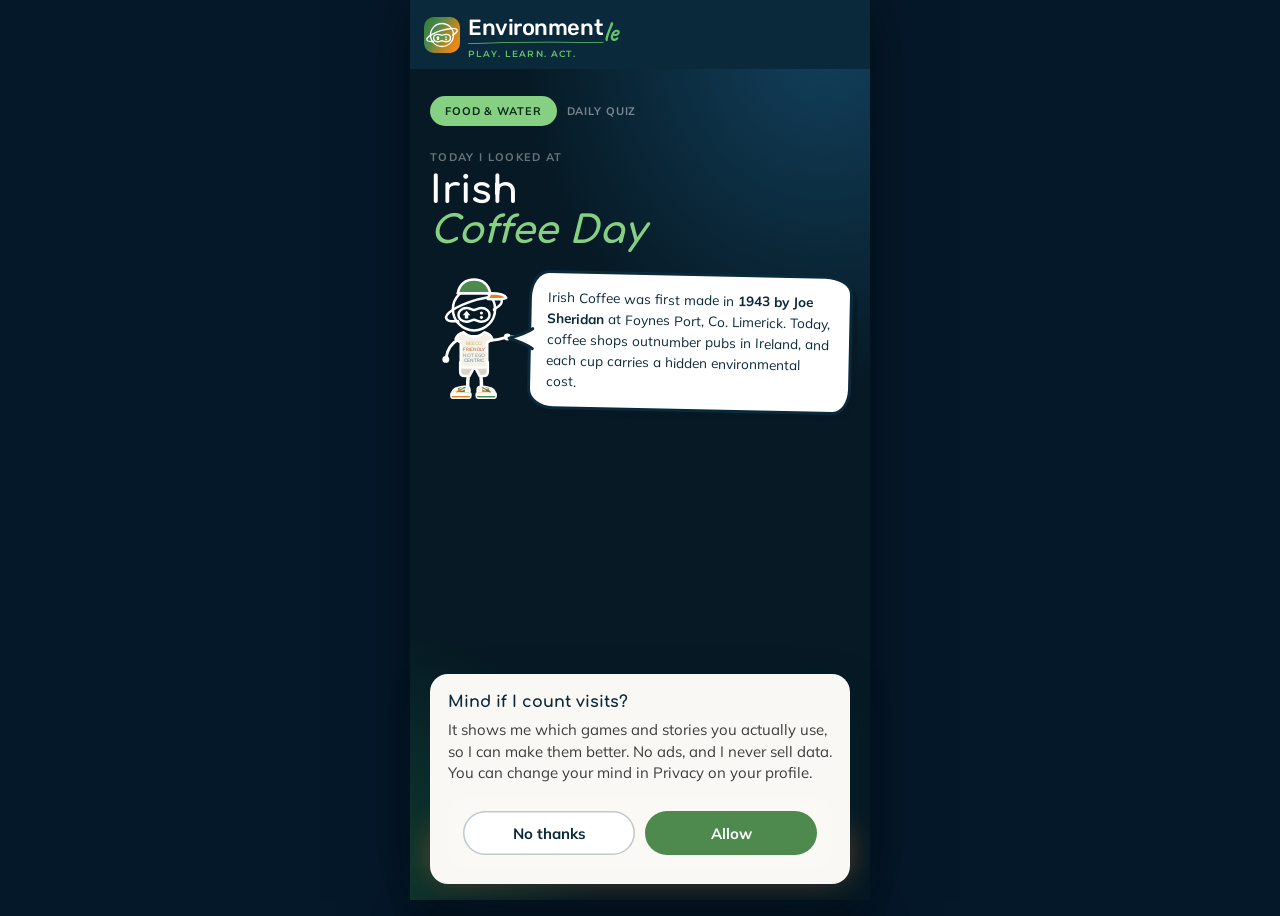
<file: environmentle-quiz-game.html>
<!DOCTYPE html>
<html lang="en">
<head>
<meta charset="UTF-8">
<meta name="viewport" content="width=device-width, initial-scale=1.0, maximum-scale=1.0, user-scalable=no">
<title>Environmentle, Daily Quiz</title>
<link rel="icon" type="image/svg+xml" href="/_images/_logo/assets/environmentle-favicon.svg">
<link rel="icon" type="image/png" sizes="32x32" href="/_images/_logo/assets/environmentle-favicon-32.png">
<link rel="apple-touch-icon" sizes="180x180" href="/_images/_logo/assets/environmentle-icon-hero-180.png">
<script src="analytics.js" data-voice="envie"></script>
<link rel="preconnect" href="https://fonts.googleapis.com">
<link href="https://fonts.googleapis.com/css2?family=Comfortaa:wght@300;400;600;700&family=Montserrat:ital,wght@0,300;0,400;0,500;0,600;0,700;1,400&family=Roboto:wght@400;500&family=Rubik:wght@500&family=Caveat:wght@700&family=Mulish:ital,wght@0,300;0,400;0,600;0,700;1,400&display=swap" rel="stylesheet">
<script src="envie.js" defer></script>
<script src="app.js"></script>
<script src="engine.js"></script>
<script src="day-guard.js" data-played-key="quiz_last_played_"></script>
<link href="https://fonts.googleapis.com/css2?family=Material+Symbols+Outlined:opsz,wght,FILL,GRAD@20..48,100..700,0..1,-50..200" rel="stylesheet">
<style>
  *, *::before, *::after { box-sizing: border-box; margin: 0; padding: 0; }

  :root {
    --green-dark:  #0a293b;
    --green-mid:   #4e8a4d;
    --green-light: #7dbf7c;
    --green-pale:  #eaf5ea;
    --orange:      #e27e22;
    --orange-pale: #fdf0e3;
    --cream:       #f0f0f0;
    --text:        #0a293b;
    --text-soft:   #4a6070;
    --white:       #FFFFFF;
    --radius:      14px;
    --radius-sm:   8px;
    --nav-h:       56px; /* app nav bar height (excl. safe area) */
  }

  /* Desktop outer background — visible beside the phone column */
  html {
    height: 100%;
    background: #05182a;
  }

  body {
    height: 100%;
    max-width: 460px;
    margin: 0 auto;
    position: relative;
    background: var(--cream);
    font-family: 'Montserrat', sans-serif;
    color: var(--text);
    overflow: hidden;
    /* subtle shadow to lift the game column on desktop */
    box-shadow: 0 0 60px rgba(0,0,0,0.5);
  }

  /* ── SCREEN MANAGER ── */
  .screen {
    position: absolute;
    inset: 0;
    display: flex;
    flex-direction: column;
    opacity: 0;
    pointer-events: none;
    transition: opacity 0.35s ease, transform 0.35s ease;
    transform: translateY(16px);
    overflow-y: auto;
    -webkit-overflow-scrolling: touch;
    padding-bottom: env(safe-area-inset-bottom, 0px);
  }
  .screen.active {
    opacity: 1;
    pointer-events: all;
    transform: translateY(0);
  }
  .screen.exit {
    opacity: 0;
    transform: translateY(-16px);
  }

  /* ── INTRO SCREEN ── */
  #screen-intro {
    background: var(--green-dark);
    justify-content: space-between;
    padding: 0;
  }

  #screen-played {
    background: var(--green-dark);
    justify-content: space-between;
  }

  .intro-top {
    padding: 84px 28px 32px;
    flex: 1;
  }

  .badge-row {
    display: flex;
    align-items: center;
    gap: 10px;
    margin-bottom: 32px;
  }

  .category-badge {
    background: var(--orange);
    color: white;
    font-family: 'Montserrat', sans-serif;
    font-size: 11px;
    font-weight: 600;
    letter-spacing: 0.08em;
    text-transform: uppercase;
    padding: 5px 12px;
    border-radius: 100px;
  }

  .sub-badge {
    color: rgba(255,255,255,0.5);
    font-size: 11px;
    letter-spacing: 0.05em;
    text-transform: uppercase;
  }

  .intro-label {
    color: rgba(255,255,255,0.55);
    font-size: 12px;
    font-weight: 500;
    letter-spacing: 0.1em;
    text-transform: uppercase;
    margin-bottom: 12px;
  }

  .intro-title {
    font-family: 'Comfortaa', cursive;
    font-size: clamp(38px, 10vw, 52px);
    font-weight: 900;
    color: white;
    line-height: 1.05;
    margin-bottom: 24px;
  }

  .intro-title em {
    color: var(--green-light);
    font-style: italic;
  }

  .did-you-know {
    background: rgba(255,255,255,0.08);
    border: 1px solid rgba(255,255,255,0.12);
    border-radius: var(--radius);
    padding: 20px 22px;
    margin-top: 8px;
  }

  .dyk-label {
    font-size: 10px;
    font-weight: 600;
    letter-spacing: 0.12em;
    text-transform: uppercase;
    color: var(--green-light);
    margin-bottom: 8px;
  }

  .dyk-text {
    font-family: 'Comfortaa', cursive;
    font-size: 17px;
    font-weight: 400;
    color: rgba(255,255,255,0.9);
    line-height: 1.5;
  }

  .dyk-text strong {
    color: white;
    font-weight: 700;
  }

  .intro-bottom {
    padding: 24px 28px 16px;
    background: rgba(0,0,0,0.15);
    border-top: 1px solid rgba(255,255,255,0.08);
  }

  .meta-row {
    display: flex;
    gap: 20px;
    margin-bottom: 24px;
  }

  .meta-item {
    display: flex;
    align-items: center;
    gap: 7px;
    color: rgba(255,255,255,0.6);
    font-size: 13px;
  }

  .meta-dot {
    width: 6px;
    height: 6px;
    border-radius: 50%;
    background: var(--green-light);
  }

  .btn-play {
    width: 100%;
    background: var(--orange);
    color: white;
    border: none;
    border-radius: var(--radius);
    padding: 18px 24px;
    font-family: 'Montserrat', sans-serif;
    font-size: 17px;
    font-weight: 600;
    cursor: pointer;
    display: flex;
    align-items: center;
    justify-content: center;
    gap: 10px;
    transition: transform 0.15s, background 0.15s;
    -webkit-tap-highlight-color: transparent;
  }

  .btn-play:active { transform: scale(0.97); background: #c96e2d; }

  .btn-play svg { transition: transform 0.2s; }
  .btn-play:active svg { transform: translateX(4px); }

  /* ── PROGRESS BAR ── */
  .progress-header {
    background: var(--green-dark);
    padding: 84px 24px 20px;
    flex-shrink: 0;
  }

  .progress-top {
    display: flex;
    align-items: center;
    justify-content: space-between;
    margin-bottom: 16px;
  }

  .progress-label {
    color: rgba(255,255,255,0.6);
    font-size: 12px;
    font-weight: 500;
    letter-spacing: 0.08em;
    text-transform: uppercase;
  }

  .score-badge {
    background: rgba(255,255,255,0.12);
    color: white;
    font-size: 13px;
    font-weight: 600;
    padding: 4px 12px;
    border-radius: 100px;
  }

  .progress-dots {
    display: flex;
    gap: 8px;
  }

  .dot {
    height: 6px;
    border-radius: 3px;
    background: rgba(255,255,255,0.2);
    flex: 1;
    transition: background 0.4s ease, transform 0.3s ease;
  }

  .dot.done { background: var(--green-light); }
  .dot.active { background: var(--orange); transform: scaleY(1.8); }

  /* ── QUESTION SCREEN ── */
  #screen-question {
    background: var(--cream);
    flex-direction: column;
  }

  .question-body {
    flex: 1;
    padding: 24px 20px 8px;
    display: flex;
    flex-direction: column;
  }

  .q-category {
    font-size: 11px;
    font-weight: 600;
    letter-spacing: 0.1em;
    text-transform: uppercase;
    color: var(--text-soft);
    margin-bottom: 12px;
  }

  .q-text {
    font-family: 'Comfortaa', cursive;
    font-size: clamp(20px, 5.5vw, 26px);
    font-weight: 700;
    color: var(--text);
    line-height: 1.3;
    margin-bottom: 28px;
    flex-shrink: 0;
  }

  .timer-row {
    display: flex;
    align-items: center;
    gap: 10px;
    margin-bottom: 24px;
  }

  .timer-bar-wrap {
    flex: 1;
    height: 6px;
    background: rgba(0,0,0,0.08);
    border-radius: 3px;
    overflow: hidden;
  }

  .timer-bar {
    height: 100%;
    background: var(--orange);
    border-radius: 3px;
    transition: width 1s linear, background 0.5s;
  }

  .timer-bar.danger { background: #e04040; }

  .timer-text {
    font-size: 13px;
    font-weight: 600;
    color: var(--text-soft);
    min-width: 20px;
    text-align: right;
  }

  .options-grid {
    display: grid;
    grid-template-columns: 1fr 1fr;
    gap: 12px;
    flex: 1;
  }

  .option-btn {
    background: white;
    border: 2px solid rgba(0,0,0,0.07);
    border-radius: var(--radius);
    padding: 18px 14px;
    font-family: 'Montserrat', sans-serif;
    font-size: 15px;
    font-weight: 500;
    color: var(--text);
    cursor: pointer;
    text-align: center;
    line-height: 1.3;
    transition: border-color 0.15s, background 0.15s, transform 0.12s;
    -webkit-tap-highlight-color: transparent;
    display: flex;
    align-items: center;
    justify-content: center;
    min-height: 80px;
  }

  .option-btn:active:not(:disabled) { transform: scale(0.96); }
  .option-btn:hover:not(:disabled) { border-color: var(--green-mid); }

  .option-btn.correct {
    background: var(--green-pale);
    border-color: var(--green-mid);
    color: var(--green-dark);
  }

  .option-btn.wrong {
    background: #FEF0F0;
    border-color: #e04040;
    color: #c03030;
  }

  .option-btn.reveal-correct {
    background: var(--green-pale);
    border-color: var(--green-mid);
    color: var(--green-dark);
  }

  .option-btn:disabled { cursor: default; }

  /* ── FEEDBACK TOAST ── */
  .feedback-toast {
    position: fixed;
    bottom: env(safe-area-inset-bottom, 0px);
    left: 50%;
    width: 100%;
    max-width: 460px;
    background: white;
    border-top: 3px solid var(--green-mid);
    border-radius: var(--radius) var(--radius) 0 0;
    padding: 20px 20px 24px;
    transform: translateX(-50%) translateY(110%);
    transition: transform 0.35s cubic-bezier(0.34, 1.56, 0.64, 1);
    z-index: 100;
    box-shadow: 0 -8px 32px rgba(0,0,0,0.12);
  }

  .feedback-toast.visible { transform: translateX(-50%) translateY(0); }
  .feedback-toast.wrong-feedback { border-top-color: #e04040; }

  .feedback-result {
    display: flex;
    align-items: center;
    gap: 10px;
    margin-bottom: 10px;
  }

  .feedback-icon {
    width: 32px;
    height: 32px;
    border-radius: 50%;
    display: flex;
    align-items: center;
    justify-content: center;
    font-size: 16px;
    flex-shrink: 0;
  }

  .feedback-icon.correct { background: var(--green-pale); }
  .feedback-icon.wrong   { background: #FEF0F0; }

  .feedback-title {
    font-family: 'Comfortaa', cursive;
    font-size: 18px;
    font-weight: 700;
    color: var(--text);
  }

  .feedback-fact {
    font-size: 14px;
    color: var(--text-soft);
    line-height: 1.55;
    margin-bottom: 16px;
  }

  .feedback-fact strong { color: var(--text); }

  .btn-continue {
    width: 100%;
    background: var(--green-dark);
    color: white;
    border: none;
    border-radius: var(--radius-sm);
    padding: 15px;
    font-family: 'Montserrat', sans-serif;
    font-size: 15px;
    font-weight: 600;
    cursor: pointer;
    transition: background 0.15s, transform 0.12s;
    -webkit-tap-highlight-color: transparent;
  }

  .btn-continue:active { transform: scale(0.97); background: #0f3d24; }

  /* ── SCORE SCREEN ── */
  #screen-score {
    background: var(--green-dark);
    padding: 0;
  }

  .score-top {
    padding: 88px 28px 220px;
    flex: 1;
    display: flex;
    flex-direction: column;
    justify-content: center;
    align-items: center;
    text-align: center;
  }

  .score-label {
    color: rgba(255,255,255,0.55);
    font-size: 12px;
    font-weight: 600;
    letter-spacing: 0.12em;
    text-transform: uppercase;
    margin-bottom: 12px;
  }

  .score-number {
    font-family: 'Comfortaa', cursive;
    font-size: clamp(72px, 20vw, 96px);
    font-weight: 900;
    color: white;
    line-height: 1;
    margin-bottom: 4px;
  }

  .score-max {
    color: rgba(255,255,255,0.4);
    font-size: 18px;
    font-weight: 500;
    margin-bottom: 28px;
  }

  .score-message {
    font-family: 'Comfortaa', cursive;
    font-size: 17px;
    font-weight: 700;
    color: white;
    line-height: 1.3;
    margin-bottom: 8px;
  }

  .score-sub {
    font-size: 14px;
    color: rgba(255,255,255,0.6);
    line-height: 1.5;
    max-width: 280px;
  }

  .score-pills {
    display: flex;
    gap: 10px;
    margin-top: 24px;
    flex-wrap: wrap;
    justify-content: center;
  }

  .score-pill {
    background: rgba(255,255,255,0.1);
    border: 1px solid rgba(255,255,255,0.15);
    color: rgba(255,255,255,0.8);
    font-size: 12px;
    font-weight: 500;
    padding: 5px 14px;
    border-radius: 100px;
  }

  .score-pill.highlight {
    background: rgba(126,200,160,0.2);
    border-color: var(--green-light);
    color: var(--green-light);
  }

  .score-bottom {
    position: fixed;
    bottom: env(safe-area-inset-bottom, 0px);
    left: 50%;
    transform: translateX(-50%);
    width: 100%;
    max-width: 460px;
    padding: 16px 20px 14px;
    display: flex;
    flex-direction: column;
    gap: 10px;
    background: linear-gradient(to top, var(--green-dark) 70%, transparent);
  }

  /* ── REVIEW SCREEN ─────────────────────────────────── */
  #screen-review { background: var(--cream); }
  .review-header { padding: 88px 24px 20px; text-align: center; }
  .review-label {
    font-size: 11px; font-weight: 700; letter-spacing: 0.12em;
    text-transform: uppercase; color: var(--text-soft); margin-bottom: 6px;
  }
  .review-title {
    font-family: 'Comfortaa', cursive;
    font-size: 24px; font-weight: 700; color: var(--text); margin: 0;
  }
  .review-cards { padding: 16px 16px 0; display: flex; flex-direction: column; gap: 12px; }
  .review-card {
    background: white; border-radius: var(--radius);
    overflow: hidden; box-shadow: 0 2px 10px rgba(0,0,0,0.06);
  }
  .review-card-top {
    display: flex; align-items: center; justify-content: space-between;
    padding: 10px 16px; background: rgba(0,0,0,0.025);
    border-bottom: 1px solid rgba(0,0,0,0.05);
  }
  .review-q-num {
    font-size: 11px; font-weight: 700; letter-spacing: 0.08em;
    text-transform: uppercase; color: var(--text-soft);
  }
  .review-result { font-size: 12px; font-weight: 700; padding: 3px 10px; border-radius: 100px; }
  .review-result.correct { background: var(--green-pale); color: var(--green-mid); }
  .review-result.wrong   { background: #FEF0F0; color: #e04040; }
  .review-card-body { padding: 14px 16px 16px; }
  .review-question { font-size: 14px; font-weight: 600; color: var(--text); line-height: 1.4; margin-bottom: 12px; }
  .review-answers { display: flex; flex-direction: column; gap: 6px; margin-bottom: 12px; }
  .review-answer-pill {
    display: flex; align-items: center; gap: 8px;
    font-size: 13px; font-weight: 500; padding: 8px 12px;
    border-radius: var(--radius-sm); line-height: 1.3;
  }
  .review-answer-pill.user-correct  { background: var(--green-pale); color: var(--green-dark); }
  .review-answer-pill.user-wrong    { background: #FEF0F0; color: #c03030; opacity: 0.85; }
  .review-answer-pill.correct-reveal{ background: var(--green-pale); color: var(--green-dark); }
  .review-answer-pill.timed-out     { background: #FFF8EE; color: var(--orange); }
  .review-answer-icon { font-size: 14px; flex-shrink: 0; }
  .review-fact {
    font-size: 12px; color: var(--text-soft); line-height: 1.55;
    padding-top: 10px; border-top: 1px solid rgba(0,0,0,0.06);
  }
  .review-footer { padding: 20px 20px calc(var(--nav-h) + env(safe-area-inset-bottom, 0px) + 16px); }

  .btn-action {
    width: 100%;
    background: var(--orange);
    color: white;
    border: none;
    border-radius: var(--radius);
    padding: 17px 24px;
    font-family: 'Montserrat', sans-serif;
    font-size: 16px;
    font-weight: 600;
    cursor: pointer;
    transition: background 0.15s, transform 0.12s;
    -webkit-tap-highlight-color: transparent;
  }

  .btn-action:active { transform: scale(0.97); background: #c96e2d; }

  .btn-secondary {
    width: 100%;
    background: rgba(255,255,255,0.1);
    color: rgba(255,255,255,0.8);
    border: 1px solid rgba(255,255,255,0.15);
    border-radius: var(--radius);
    padding: 15px 24px;
    font-family: 'Montserrat', sans-serif;
    font-size: 15px;
    font-weight: 500;
    cursor: pointer;
    transition: background 0.15s, transform 0.12s;
    -webkit-tap-highlight-color: transparent;
  }

  .btn-secondary:active { transform: scale(0.97); }

  /* ── ACTION SCREEN ── */
  #screen-action {
    background: var(--cream);
    flex-direction: column;
  }

  .action-header {
    background: var(--green-dark);
    padding: 84px 24px 28px;
    flex-shrink: 0;
  }

  .action-header-title {
    font-family: 'Comfortaa', cursive;
    font-size: 26px;
    font-weight: 900;
    color: white;
    line-height: 1.2;
    margin-bottom: 6px;
  }

  .action-header-sub {
    color: rgba(255,255,255,0.6);
    font-size: 14px;
  }

  .action-body {
    flex: 1;
    padding: 20px 20px 140px;
    overflow-y: auto;
  }

  .action-intro {
    font-size: 14px;
    color: var(--text-soft);
    line-height: 1.6;
    margin-bottom: 20px;
    padding: 16px;
    background: white;
    border-radius: var(--radius-sm);
    border-left: 3px solid var(--green-mid);
  }

  .resources-block {
    padding: 16px;
    background: white;
    border-radius: var(--radius-sm);
    border-left: 3px solid var(--green-mid);
  }

  .review-resources-wrap { margin: 8px 16px 24px; }

  .resources-block h4 {
    font-family: 'Comfortaa', cursive;
    font-size: 13px;
    font-weight: 700;
    color: var(--green-dark);
    margin-bottom: 10px;
    text-transform: uppercase;
    letter-spacing: 0.04em;
  }

  .resources-block ul {
    list-style: none;
    padding: 0;
    margin: 0;
    font-size: 13px;
    line-height: 1.5;
  }

  .resources-block li { margin-bottom: 6px; color: var(--text-soft); }
  .resources-block li:last-child { margin-bottom: 0; }
  .resources-block a { color: var(--green-mid); text-decoration: underline; word-break: break-word; }

  .action-card {
    background: white;
    border-radius: var(--radius);
    padding: 18px 18px 16px;
    margin-bottom: 12px;
    border: 2px solid transparent;
    transition: border-color 0.2s, background 0.2s;
    cursor: pointer;
    -webkit-tap-highlight-color: transparent;
  }

  .action-card.selected {
    border-color: var(--green-mid);
    background: var(--green-pale);
  }

  .action-card-top {
    display: flex;
    align-items: flex-start;
    justify-content: space-between;
    gap: 10px;
    margin-bottom: 8px;
  }

  .action-card-title {
    font-size: 15px;
    font-weight: 600;
    color: var(--text);
    line-height: 1.3;
    flex: 1;
  }

  .action-level {
    font-size: 10px;
    font-weight: 700;
    letter-spacing: 0.08em;
    text-transform: uppercase;
    padding: 3px 9px;
    border-radius: 100px;
    flex-shrink: 0;
  }

  .level-beginner   { background: #E8F5E9; color: #2E7D32; }
  .level-intermediate { background: #FFF3E0; color: #E65100; }
  .level-advanced   { background: #FCE4EC; color: #AD1457; }

  .action-card-desc {
    font-size: 13px;
    color: var(--text-soft);
    line-height: 1.5;
    margin-bottom: 10px;
  }

  .action-card-meta {
    display: flex;
    align-items: center;
    gap: 14px;
  }

  .action-pts {
    font-size: 12px;
    font-weight: 600;
    color: var(--green-mid);
  }

  .action-carbon {
    font-size: 12px;
    color: var(--text-soft);
  }

  .action-checkbox {
    width: 22px;
    height: 22px;
    border-radius: 50%;
    border: 2px solid rgba(0,0,0,0.15);
    display: flex;
    align-items: center;
    justify-content: center;
    margin-left: auto;
    transition: background 0.2s, border-color 0.2s;
    flex-shrink: 0;
  }

  .action-card.selected .action-checkbox {
    background: var(--green-mid);
    border-color: var(--green-mid);
  }

  .action-footer {
    position: sticky;
    bottom: 0;
    background: linear-gradient(to top, var(--cream) 60%, transparent);
    padding: 20px 20px calc(12px + env(safe-area-inset-bottom, 0px));
    margin-top: auto;
  }

  .btn-commit {
    width: 100%;
    background: var(--green-dark);
    color: white;
    border: none;
    border-radius: var(--radius);
    padding: 17px 24px;
    font-family: 'Montserrat', sans-serif;
    font-size: 16px;
    font-weight: 600;
    cursor: pointer;
    transition: background 0.15s, transform 0.12s;
    -webkit-tap-highlight-color: transparent;
  }

  .btn-commit:active { transform: scale(0.97); }
  .btn-commit:disabled { opacity: 0.45; }

  /* Finish button — dark with orange border, matches Sort It Out */
  .btn-finish {
    width: 100%;
    background: var(--green-dark);
    color: rgba(255,255,255,0.9);
    border: 1.5px solid var(--orange);
    border-radius: var(--radius);
    padding: 13px 20px;
    font-family: 'Montserrat', sans-serif;
    font-size: 14px;
    font-weight: 600;
    cursor: pointer;
    transition: background 0.15s, transform 0.12s;
    -webkit-tap-highlight-color: transparent;
  }
  .btn-finish:active { transform: scale(0.97); background: rgba(255,255,255,0.05); }

  /* Back link inside action screen */
  .btn-action-back {
    background: none;
    border: none;
    color: var(--text-soft);
    font-family: 'Montserrat', sans-serif;
    font-size: 13px;
    font-weight: 500;
    cursor: pointer;
    display: flex;
    align-items: center;
    justify-content: center;
    gap: 5px;
    padding: 6px;
    -webkit-tap-highlight-color: transparent;
  }
  .btn-action-back:active { opacity: 0.6; }
  .btn-action-back svg { width: 13px; height: 13px; }

  /* "Nothing for now" opt-out card */
  .action-card-nothing {
    background: transparent;
    border: 1.5px dashed rgba(0,0,0,0.15);
    margin-bottom: 16px;
  }
  .action-card-nothing .action-card-title {
    color: var(--text-soft);
    font-weight: 500;
  }
  .action-card-nothing.selected {
    border-style: solid;
    border-color: var(--text-soft);
    background: rgba(0,0,0,0.04);
  }

  /* ── APP NAV BAR (always visible, bottom of screen) ── */
  /* ── GAME BOTTOM NAV ── */
  .material-symbols-outlined {
    font-variation-settings: 'FILL' 0, 'wght' 400, 'GRAD' 0, 'opsz' 24;
    vertical-align: middle; line-height: 1;
  }
  .app-nav {
    display: none; /* shown by JS on score/action screens only */
    position: fixed;
    bottom: 0; left: 50%;
    transform: translateX(-50%);
    width: 100%; max-width: 460px;
    height: calc(var(--nav-h) + env(safe-area-inset-bottom, 0px));
    padding: 0 8px env(safe-area-inset-bottom, 0px);
    background: rgba(10,41,59,0.97);
    backdrop-filter: blur(14px);
    -webkit-backdrop-filter: blur(14px);
    border-top: 1px solid rgba(255,255,255,0.08);
    box-shadow: 0 -8px 28px rgba(0,0,0,0.35);
    justify-content: space-around;
    align-items: center;
    z-index: 300;
  }
  .app-nav-item {
    display: flex;
    flex-direction: column;
    align-items: center;
    justify-content: center;
    gap: 3px;
    padding: 7px 14px;
    border-radius: 100px;
    cursor: pointer;
    -webkit-tap-highlight-color: transparent;
    transition: background 0.2s, color 0.2s, transform 0.15s;
    background: none;
    border: none;
    color: rgba(255,255,255,0.4);
    text-decoration: none;
  }
  .app-nav-item .material-symbols-outlined { font-size: 22px !important; }
  .app-nav-label {
    font-family: 'Montserrat', sans-serif;
    font-size: 9px; font-weight: 700;
    text-transform: uppercase; letter-spacing: 0.07em;
  }
  .app-nav-item.active { background: #e27e22; color: white; }
  .app-nav-item:active { transform: scale(0.88); }

  /* ── SHARE SCREEN ── */
  #screen-share {
    background: var(--green-dark);
    align-items: center;
    justify-content: space-between;
    padding: 0;
  }

  .share-top {
    flex: 1;
    display: flex;
    flex-direction: column;
    align-items: center;
    justify-content: center;
    padding: 84px 28px 24px;
    text-align: center;
  }

  .share-card {
    width: 100%;
    max-width: 320px;
    background: white;
    border-radius: 24px;
    padding: 28px 24px;
    margin-bottom: 28px;
    box-shadow: 0 16px 48px rgba(0,0,0,0.25);
  }

  .share-card-logo {
    font-family: 'Comfortaa', cursive;
    font-size: 18px;
    font-weight: 900;
    color: var(--green-dark);
    margin-bottom: 20px;
  }

  .share-card-logo span { color: var(--orange); }

  .share-card-topic {
    font-size: 11px;
    font-weight: 600;
    letter-spacing: 0.1em;
    text-transform: uppercase;
    color: var(--text-soft);
    margin-bottom: 8px;
  }

  .share-card-score {
    font-family: 'Comfortaa', cursive;
    font-size: 56px;
    font-weight: 900;
    color: var(--green-dark);
    line-height: 1;
    margin-bottom: 4px;
  }

  .share-card-max {
    font-size: 14px;
    color: var(--text-soft);
    margin-bottom: 16px;
  }

  .share-dots {
    display: flex;
    gap: 6px;
    justify-content: center;
    margin-bottom: 16px;
  }

  .share-dot {
    width: 10px; height: 10px; border-radius: 50%;
  }

  .share-card-fact {
    font-size: 12px;
    color: var(--text-soft);
    line-height: 1.5;
    border-top: 1px solid rgba(0,0,0,0.07);
    padding-top: 14px;
  }

  .share-title {
    font-family: 'Comfortaa', cursive;
    font-size: 17px;
    font-weight: 700;
    color: white;
    margin-bottom: 8px;
  }

  .share-sub {
    font-size: 14px;
    color: rgba(255,255,255,0.6);
    line-height: 1.5;
  }

  .share-bottom {
    padding: 20px 24px 44px;
    width: 100%;
    display: flex;
    flex-direction: column;
    gap: 10px;
  }

  /* ── ANIMATIONS ── */
  @keyframes pop {
    0%   { transform: scale(0.8); opacity: 0; }
    60%  { transform: scale(1.1); }
    100% { transform: scale(1);   opacity: 1; }
  }

  @keyframes slideUp {
    from { transform: translateY(20px); opacity: 0; }
    to   { transform: translateY(0);    opacity: 1; }
  }

  .pop-in { animation: pop 0.4s cubic-bezier(0.34, 1.56, 0.64, 1) both; }

  .stagger-1 { animation: slideUp 0.4s 0.05s both; }
  .stagger-2 { animation: slideUp 0.4s 0.15s both; }
  .stagger-3 { animation: slideUp 0.4s 0.25s both; }
  .stagger-4 { animation: slideUp 0.4s 0.35s both; }

  /* ── UTILITY ── */
  .sr-only { position: absolute; width: 1px; height: 1px; overflow: hidden; clip: rect(0,0,0,0); }

  /* ── BACK TO HUB ── */
  .back-to-hub {
    position: fixed;
    top: 0;
    left: 50%;
    transform: translateX(-50%);
    width: 100%;
    max-width: 460px;
    padding: 12px 20px 10px 14px;
    background: var(--green-dark);
    z-index: 999;
    text-decoration: none;
    display: flex;
    align-items: center;
    gap: 8px;
    opacity: 1;
    transition: opacity 0.15s;
    -webkit-tap-highlight-color: transparent;
  }
  .back-to-hub:active { opacity: 0.6; }

  /* Environmentle wordmark, live text per brand kit */
  .em-lockup {
    display: inline-flex;
    flex-direction: column;
    align-items: flex-start;
  }
  .em-wordmark {
    display: inline-flex;
    align-items: baseline;
    position: relative;
    font-family: 'Rubik', 'Montserrat', sans-serif;
    font-weight: 500;
    font-size: 22px;
    letter-spacing: -0.02em;
    line-height: 1;
    color: #ffffff;
    white-space: nowrap;
  }
  .em-wordmark .em-le {
    font-family: 'Caveat', cursive;
    font-weight: 700;
    font-size: 1.3em;
    line-height: 1;
    color: #62c46a;
    margin-left: 0.03em;
    position: relative;
    top: 0.2em;
  }
  .em-tagline {
    font-family: 'Montserrat', sans-serif;
    font-weight: 600;
    font-size: 8.5px;
    letter-spacing: 0.16em;
    text-transform: uppercase;
    color: #62c46a;
    margin-top: 8px;
  }
  .em-swoosh::after {
    content: '';
    position: absolute;
    left: 0;
    right: 0.6em;
    bottom: -0.16em;
    height: 0.14em;
    background: url("data:image/svg+xml;utf8,<svg xmlns='http://www.w3.org/2000/svg' viewBox='0 0 100 10' preserveAspectRatio='none'><path d='M1 8.5 Q 50 1 99 5.5' fill='none' stroke='%2362c46a' stroke-width='2.2' stroke-linecap='round'/></svg>") no-repeat center / 100% 100%;
    pointer-events: none;
  }

</style>
<link rel="stylesheet" href="app.css">
</head>
<body class="game g-quiz">

<a class="back-to-hub" href="index.html">
  <img src="_images/_logo/assets/environmentle-icon-hero.svg" width="36" height="36" alt="Environmentle logo" style="object-fit:contain;">
  <span class="em-lockup">
    <span class="em-wordmark em-swoosh">Environment<span class="em-le">le</span></span>
    <span class="em-tagline">Play. Learn. Act.</span>
  </span>
</a>

<!-- ══════════════════════════════════════════════════════
     SCREEN 0 — ALREADY PLAYED TODAY
══════════════════════════════════════════════════════ -->
<div id="screen-played" class="screen">
  <div class="intro-top" style="justify-content:center;align-items:center;text-align:center;gap:16px;">
    <envie-mascot pose="wave" hat="hat" aria-hidden="true" style="display:block;position:relative;width:120px;margin:0 auto 4px;color:#fff;"></envie-mascot>
    <p class="intro-label">You've already played today</p>
    <h1 class="intro-title" style="font-size:clamp(28px,7vw,42px);">Come back<br><em>tomorrow</em></h1>
    <p style="font-size:14px;color:rgba(255,255,255,0.6);max-width:280px;line-height:1.6;">
      One a day, that's the rhythm. Your score from today:
    </p>
    <div style="font-family:'Comfortaa',cursive;font-size:52px;font-weight:700;color:white;" id="played-score">0</div>
    <p style="font-size:12px;color:rgba(255,255,255,0.4);letter-spacing:0.05em;">pts</p>
  </div>
  <div class="intro-bottom">
    <a class="btn-play stagger-4" href="index.html" style="text-decoration:none;display:flex;align-items:center;justify-content:center;gap:8px;">
      ← Back to games
    </a>
  </div>
</div>

<!-- ══════════════════════════════════════════════════════
     SCREEN 1 — INTRO
══════════════════════════════════════════════════════ -->
<div id="screen-intro" class="screen active">
  <div class="intro-top">
    <div class="badge-row stagger-1">
      <span class="category-badge" id="intro-category">Food & Water</span>
      <span class="sub-badge">Daily quiz</span>
    </div>
    <p class="intro-label stagger-1">Today I looked at</p>
    <h1 class="intro-title stagger-2" id="intro-title">Irish<br><em>Coffee Day</em></h1>
    <div class="erow mid stagger-3">
      <envie-mascot pose="point" hat="cap"></envie-mascot>
      <div class="bb r2 tail-low">
        <p class="dyk-text" id="intro-fact">
        Irish Coffee was first made in <strong>1943 by Joe Sheridan</strong> at Foynes Port, Co. Limerick. Today, coffee shops outnumber pubs in Ireland, and each cup carries a hidden environmental cost.
      </p>
        <svg class="tail" viewBox="0 0 30 44" aria-hidden="true"><path d="M25.5 12 C20 16 12 19 2 22 C12 25 20 28 25.5 32"></path></svg>
      </div>
    </div>
  </div>
  <div class="intro-bottom">
    <div class="meta-row stagger-4">
      <div class="meta-item"><div class="meta-dot"></div> 3 questions</div>
      <div class="meta-item"><div class="meta-dot"></div> About 2 minutes</div>
      <div class="meta-item" id="meta-max-pts"><div class="meta-dot"></div> 150 pts max</div>
    </div>
    <button class="btn-play stagger-4" onclick="startQuiz()">
      Start the quiz
      <svg width="18" height="18" fill="none" stroke="white" stroke-width="2.5" viewBox="0 0 24 24">
        <path d="M5 12h14M12 5l7 7-7 7"/>
      </svg>
    </button>
  </div>
</div>


<!-- ══════════════════════════════════════════════════════
     SCREEN 2 — QUESTION
══════════════════════════════════════════════════════ -->
<div id="screen-question" class="screen">
  <div class="progress-header">
    <div class="progress-top">
      <span class="progress-label" id="q-progress-label">Question 1 of 3</span>
      <span class="score-badge" id="q-score-badge">0 pts</span>
    </div>
    <div class="progress-dots" id="progress-dots">
      <div class="dot active"></div>
      <div class="dot"></div>
      <div class="dot"></div>
    </div>
  </div>

  <div class="question-body">
    <p class="q-category" id="q-category">Food & Water, Coffee</p>
    <p class="q-text" id="q-text">How many cups of coffee do Irish adults drink on average each day?</p>

    <div class="timer-row">
      <div class="timer-bar-wrap">
        <div class="timer-bar" id="timer-bar" style="width:100%"></div>
      </div>
      <span class="timer-text" id="timer-text">20</span>
    </div>

    <div class="options-grid" id="options-grid">
      <button class="option-btn" onclick="selectAnswer(0)">1</button>
      <button class="option-btn" onclick="selectAnswer(1)">3</button>
      <button class="option-btn" onclick="selectAnswer(2)">2</button>
      <button class="option-btn" onclick="selectAnswer(3)">4</button>
    </div>
  </div>
</div>

<!-- Feedback toast (lives outside screens) -->
<div class="feedback-toast" id="feedback-toast">
  <div class="feedback-result"><div class="feedback-icon" id="feedback-icon">✓</div></div>
  <div class="erow sm">
    <envie-mascot id="feedback-envie" pose="celebrate" hat="hat"></envie-mascot>
    <div class="bb r4 tail-low" id="feedback-bubble">
      <p class="feedback-title" id="feedback-title">Well done!</p>
      <p class="feedback-fact" id="feedback-fact"></p>
      <svg class="tail" viewBox="0 0 30 44" aria-hidden="true"><path d="M25.5 12 C20 16 12 19 2 22 C12 25 20 28 25.5 32"></path></svg>
    </div>
  </div>
  <button class="btn-continue" id="btn-continue" onclick="nextQuestion()">Continue</button>
</div>


<!-- ══════════════════════════════════════════════════════
     SCREEN 3 — SCORE
══════════════════════════════════════════════════════ -->
<div id="screen-score" class="screen">
  <div class="score-top">
    <p class="score-label">Your score</p>
    <div class="score-number pop-in" id="final-score">0</div>
    <p class="score-max" id="score-max">out of 450</p>
    <div class="erow center lg">
      <envie-mascot id="score-envie" pose="flag" hat="hat"></envie-mascot>
      <div class="bb r5 tail-low">
        <p class="score-message" id="score-message">Nice one!</p>
        <p class="score-sub" id="score-sub"></p>
        <svg class="tail" viewBox="0 0 30 44" aria-hidden="true"><path d="M25.5 12 C20 16 12 19 2 22 C12 25 20 28 25.5 32"></path></svg>
      </div>
    </div>
    <div class="score-pills">
      <span class="score-pill highlight" id="score-pill-correct">2 correct</span>
    </div>
  </div>
</div>


<!-- ══════════════════════════════════════════════════════
     SCREEN 3b — REVIEW ANSWERS
══════════════════════════════════════════════════════ -->
<div id="screen-review" class="screen">
  <div class="review-header">
    <p class="review-label">Quick recap</p>
    <h2 class="review-title">Your answers</h2>
  </div>
  <div class="review-cards" id="review-cards">
    <!-- injected by showReview() -->
  </div>
  <div class="review-footer">
    <button class="btn-action" onclick="showResults()">See my score →</button>
  </div>
</div>


<!-- The pledge step moved to the app home (Take an action). -->

<!-- Score bottom — lives OUTSIDE all screens so position:fixed works correctly -->
<div class="score-bottom" id="score-bottom" style="display:none;">
  <button class="btn-action" onclick="finishAndGoHub()">Finish</button>
</div>

<!-- Bottom nav — shown on score/action screens only -->
<nav class="app-nav" id="game-bottom-nav">
  <a class="app-nav-item active" href="index.html">
    <span class="material-symbols-outlined">home</span>
    <span class="app-nav-label">Home</span>
  </a>
  <a class="app-nav-item" href="index.html?tab=games">
    <span class="material-symbols-outlined">sports_esports</span>
    <span class="app-nav-label">Games</span>
  </a>
  <a class="app-nav-item" href="index.html?tab=learn">
    <span class="material-symbols-outlined">school</span>
    <span class="app-nav-label">Learn</span>
  </a>
  <a class="app-nav-item" href="companion.php">
    <span class="material-symbols-outlined">search</span>
    <span class="app-nav-label">Companion</span>
  </a>
</nav>

<script>
// ══════════════════════════════════════════════════════
// CONSTANTS
// ══════════════════════════════════════════════════════
const Q_MAX_TIME    = 20;
const Q_BASE_POINTS = [30, 50, 70]; // Q1=easy · Q2=medium · Q3=harder, 150 max
const TOTAL_MAX     = Q_BASE_POINTS.reduce((a, b) => a + b, 0); // 150 pts

// ══════════════════════════════════════════════════════
// FALLBACK CHALLENGE — hardcoded "Coffee" (last resort)
// ══════════════════════════════════════════════════════
const FALLBACK_CHALLENGE = {
  id: 'irish-coffee-day',
  titleDisplay: 'Irish<br><em>Coffee Day</em>',
  category: 'Food & Water',
  introBadge: 'Food & Water',
  introFact: 'Irish Coffee was first made in <strong>1943 by Joe Sheridan</strong> at Foynes Port, Co. Limerick. Today, coffee shops outnumber pubs in Ireland, and each cup carries a hidden environmental cost.',
  actionIntro: 'Coffee production supports <strong>125 million farmers</strong> worldwide. Warmer temperatures caused by climate change are pushing coffee growing to higher altitudes, using more water and land. Here are some simple steps.',
  questions: [
    {
      text: "How many cups of coffee do Irish adults drink on average each day?",
      options: ["1 cup", "3 cups", "2 cups", "4 cups"],
      correct: 1,
      fact: "According to Bewley's, <strong>78% of Irish adults drink coffee</strong>, averaging 3 cups a day, one of the highest rates in Europe."
    },
    {
      text: "How many litres of water are needed to produce a single cup of coffee?",
      options: ["About 10L", "About 50L", "About 140L", "About 300L"],
      correct: 2,
      fact: "It takes <strong>140 litres of water</strong> to grow, process and brew one cup of coffee. Most of that water (40–50%) goes into growing the beans."
    },
    {
      text: "Which type of coffee farming uses less water and fewer pesticides?",
      options: ["Sun-grown", "Shade-grown", "Greenhouse", "Hydroponic"],
      correct: 1,
      fact: "<strong>Shade-grown coffee</strong> mixes coffee plants with trees that provide shade and nutrients, reducing the need for water and pesticides, and represents 25% of global production."
    }
  ],
  actions: [
    { title: "Reduce by one cup this week",              desc: "Try replacing one daily coffee with water or a herbal tea for 7 days.",                                 level: "beginner",     points: 50,  carbon: "~0.1 kg CO₂ saved" },
    { title: "Switch to shade-grown or organic coffee", desc: "Next time you buy coffee, look for the Rainforest Alliance or organic certification.",                  level: "intermediate", points: 100, carbon: "Better for biodiversity" },
    { title: "Bring your own reusable cup",             desc: "Most Irish coffee shops now offer a discount for reusable cups, and it cuts single-use plastic waste.", level: "beginner",     points: 50,  carbon: "~70g plastic saved/cup" },
    { title: "Advocate for sustainable coffee at work", desc: "Ask your office or canteen to stock a certified sustainable coffee option.",                            level: "advanced",     points: 200, carbon: "Systemic impact" }
  ]
};

// ══════════════════════════════════════════════════════
// LEGACY DATA (kept for reference — challenges.json is primary)
// ══════════════════════════════════════════════════════
const CHALLENGES = {
  "irish-coffee-day": {
    title: "Irish\nCoffee Day",
    titleDisplay: "Irish<br><em>Coffee Day</em>",
    category: "Food & Water",
    introBadge: "Food & Water",
    introFact: 'Irish Coffee was first made in <strong>1943 by Joe Sheridan</strong> at Foynes Port, Co. Limerick. Today, coffee shops outnumber pubs in Ireland, and each cup carries a hidden environmental cost.',
    actionIntro: 'Coffee production supports <strong>125 million farmers</strong> worldwide. Warmer temperatures caused by climate change are pushing coffee growing to higher altitudes, using more water and land. Here are some simple steps.',
    questions: [
      {
        text: "How many cups of coffee do Irish adults drink on average each day?",
        options: ["1 cup", "3 cups", "2 cups", "4 cups"],
        correct: 1,
        fact: "According to Bewley's, <strong>78% of Irish adults drink coffee</strong>, averaging 3 cups a day, one of the highest rates in Europe.",
        points: 100
      },
      {
        text: "How many litres of water are needed to produce a single cup of coffee?",
        options: ["About 10L", "About 50L", "About 140L", "About 300L"],
        correct: 2,
        fact: "It takes <strong>140 litres of water</strong> to grow, process and brew one cup of coffee. Most of that water (40–50%) goes into growing the beans.",
        points: 100
      },
      {
        text: "Which type of coffee farming uses less water and fewer pesticides?",
        options: ["Sun-grown", "Shade-grown", "Greenhouse", "Hydroponic"],
        correct: 1,
        fact: "<strong>Shade-grown coffee</strong> mixes coffee plants with trees that provide shade and nutrients, reducing the need for water and pesticides, and it represents 25% of global production.",
        points: 100
      }
    ],
    actions: [
      { title: "Reduce by one cup this week", desc: "Try replacing one daily coffee with water or a herbal tea for 7 days.", level: "beginner", points: 50, carbon: "~0.1 kg CO₂ saved" },
      { title: "Switch to shade-grown or organic coffee", desc: "Next time you buy coffee, look for the Rainforest Alliance or organic certification.", level: "intermediate", points: 100, carbon: "Better for biodiversity" },
      { title: "Bring your own reusable cup", desc: "Most Irish coffee shops now offer a discount for reusable cups, and it cuts single-use plastic waste.", level: "beginner", points: 50, carbon: "~70g plastic saved/cup" },
      { title: "Advocate for sustainable coffee at your workplace", desc: "Ask your office or canteen to stock a certified sustainable coffee option.", level: "advanced", points: 200, carbon: "Systemic impact" }
    ]
  },
  "earth-day": {
    title: "Earth Day",
    titleDisplay: "World<br><em>Earth Day</em>",
    category: "Climate & Action",
    introBadge: "Climate & Action",
    introFact: 'Earth Day is celebrated every year on <strong>22 April</strong>. Over 1 billion people in 193 countries take part, it is the largest civic event on Earth.',
    actionIntro: 'Earth Day is a moment to reflect and act. Small individual actions, multiplied across millions of people, add up to significant change.',
    questions: [
      {
        text: "What percentage of Irish households say they are willing to make changes to address climate change?",
        options: ["About 40%", "About 60%", "About 80%", "About 95%"],
        correct: 2,
        fact: "<strong>80% of Irish people</strong> say they are willing to make some changes, but only 16% believe they personally should be doing more. That gap is the challenge.",
        points: 100
      },
      {
        text: "What share of total greenhouse gas emissions worldwide is linked back to household behaviour?",
        options: ["Around 20%", "Around 35%", "Around 50%", "Around 72%"],
        correct: 3,
        fact: "<strong>72% of all global greenhouse gas emissions</strong> can be traced back to household consumption, energy, food, transport and goods.",
        points: 100
      },
      {
        text: "Research suggests that once what proportion of a population commits to a new norm, it can spread to the rest?",
        options: ["5%", "10–25%", "50%", "75%"],
        correct: 1,
        fact: "The <strong>25% Revolution</strong>, backed by IPCC research, shows that shifting a social norm only requires between 10% and 30% of individuals to be deeply committed. Your actions influence others.",
        points: 100
      }
    ],
    actions: [
      { title: "Calculate your carbon footprint today", desc: "Use a free online calculator (like myclimate.org) to see where your biggest impact areas are.", level: "beginner", points: 50, carbon: "Awareness step" },
      { title: "Commit to one meat-free day per week", desc: "Switching one meal per day from meat to plant-based food is one of the highest-impact diet changes you can make.", level: "intermediate", points: 100, carbon: "~0.5 kg CO₂ saved/day" },
      { title: "Talk to 3 people about climate action this week", desc: "Share what you learned today. Research shows social norms shift when people talk openly about behaviour change.", level: "beginner", points: 75, carbon: "Social multiplier effect" }
    ]
  }
};

// ══════════════════════════════════════════════════════
// STATE
// ══════════════════════════════════════════════════════
let challenge    = null;
let currentQ     = 0;
let score        = 0;
let correctCount = 0;
let timerInterval   = null;
let timeLeft        = Q_MAX_TIME;
let answered        = false;
let progressSaved   = false;
let userAnswers     = []; // per-question recap: {q, choice, correct, isRight, fact, pts, timedOut?}

// ── PLAYER / STORAGE KEYS ────────────────────────────
const _playerName = new URLSearchParams(location.search).get('player') ||
                    localStorage.getItem('env_player_name') || 'guest';
const _nk = _playerName.toLowerCase().replace(/\s+/g, '_');

const PLAYED_KEY  = 'quiz_last_played_' + _nk;
const SCORE_KEY   = 'quiz_last_score_'  + _nk;
const HISTORY_KEY = 'quiz_history_'     + _nk;

// ══════════════════════════════════════════════════════
// CHALLENGE LOADING FROM JSON
// ══════════════════════════════════════════════════════
function adaptJsonChallenge(c, isRandom) {
  // Strip any day-specific opener ("Today is World X Day. ") when played as random challenge
  let introFact = c.intro_fact;
  if (isRandom) introFact = introFact.replace(/^Today\b[^.]*\.\s*/i, '');
  return {
    id:          c.id,
    titleDisplay: c.title_line1 + '<br><em>' + c.title_line2 + '</em>',
    category:    c.category_full,
    introBadge:  c.category_badge,
    introFact:   introFact,
    actionIntro: c.action_intro || '',
    resources:   c.resources || '',
    questions: c.questions.map(q => ({
      text:    q.text,
      options: q.options,
      correct: q.correct,
      fact:    q.fact
    })),
    actions: (c.actions || []).map(a => ({
      title:  a.title,
      desc:   a.desc,
      level:  a.level,
      points: a.points,
      carbon: a.carbon
    }))
  };
}

function renderResourcesHTML(raw) {
  if (!raw) return '';
  const items = raw.split('|').map(s => s.trim()).filter(Boolean);
  if (!items.length) return '';
  const lis = items.map(item => {
    const m = item.match(/^(.+?):\s*([a-z0-9.\-/]+\.[a-z]{2,}[^\s]*)$/i);
    if (m) {
      const label = m[1].trim();
      const url   = m[2].trim().replace(/[.,]+$/, '');
      const href  = /^https?:\/\//i.test(url) ? url : 'https://' + url;
      return `<li><strong>${label}:</strong> <a href="${href}" target="_blank" rel="noopener noreferrer">${url}</a></li>`;
    }
    return `<li>${item}</li>`;
  }).join('');
  return `<div class="resources-block"><h4>Where I looked</h4><ul>${lis}</ul></div>`;
}

async function loadChallenge() {
  const params      = new URLSearchParams(location.search);
  const requestedId = params.get('challenge');
  const isRandom    = params.get('random') === '1';
  try {
    const res  = await fetch('challenges.json', { cache: 'no-cache' });
    const data = await res.json();
    const list = data.challenges || [];
    let found  = null;
    if (requestedId) found = list.find(c => c.id === requestedId) || null;
    if (!found) {
      const today = new Date().toISOString().slice(0, 10);
      found = list.find(c => c.date === today) || null;
    }
    challenge = found ? adaptJsonChallenge(found, isRandom) : FALLBACK_CHALLENGE;
  } catch (e) {
    challenge = FALLBACK_CHALLENGE;
  }
  boot();
}

// ══════════════════════════════════════════════════════
// ONCE-A-DAY & HISTORY
// ══════════════════════════════════════════════════════
function todayStr() { return new Date().toISOString().slice(0, 10); }
function hasPlayedToday() { return localStorage.getItem(PLAYED_KEY) === todayStr(); }

function markQuizDone() {
  localStorage.setItem(PLAYED_KEY, todayStr());
  localStorage.setItem(SCORE_KEY, score);
  const h = JSON.parse(localStorage.getItem(HISTORY_KEY) || '[]');
  if (challenge && challenge.id && !h.includes(challenge.id)) {
    h.push(challenge.id);
    localStorage.setItem(HISTORY_KEY, JSON.stringify(h));
  }
  // Per-challenge play counts — used to cap repetition at 3
  const COUNTS_KEY = 'quiz_play_counts_' + _nk;
  const counts = JSON.parse(localStorage.getItem(COUNTS_KEY) || '{}');
  if (challenge && challenge.id) {
    counts[challenge.id] = (counts[challenge.id] || 0) + 1;
    localStorage.setItem(COUNTS_KEY, JSON.stringify(counts));
  }
}

function getStreakBonus(nk) {
  const today     = new Date().toISOString().slice(0, 10);
  const yesterday = new Date(Date.now() - 86400000).toISOString().slice(0, 10);
  const key  = 'streak_' + nk;
  const data = JSON.parse(localStorage.getItem(key) || '{}');

  if (data.lastDate === today) {
    // Already counted today — return current bonus without changing streak
  } else if (data.lastDate === yesterday) {
    data.count = (data.count || 1) + 1;
    data.lastDate = today;
    localStorage.setItem(key, JSON.stringify(data));
  } else {
    data.count = 1;
    data.lastDate = today;
    localStorage.setItem(key, JSON.stringify(data));
  }

  const count = data.count || 1;
  if (count >= 5) return 50;
  if (count >= 3) return 25;
  return 0;
}

function saveProgress(finalScore, actionCount) {
  localStorage.setItem(SCORE_KEY, finalScore);
  const streakBonus = getStreakBonus(_nk);
  const progKey = 'env_progress_' + _nk;
  const prev    = JSON.parse(localStorage.getItem(progKey) || '{}');
  localStorage.setItem(progKey, JSON.stringify({
    totalScore:     (prev.totalScore     || 0) + finalScore + streakBonus,
    sessionsPlayed: (prev.sessionsPlayed || 0) + 1,
    actionsPledged: (prev.actionsPledged || 0) + actionCount
  }));
}

// ══════════════════════════════════════════════════════
// SCREEN TRANSITIONS
// ══════════════════════════════════════════════════════
function showScreen(id) {
  document.querySelectorAll('.screen').forEach(s => {
    if (s.classList.contains('active')) {
      s.classList.add('exit');
      s.classList.remove('active');
      setTimeout(() => s.classList.remove('exit'), 400);
    }
  });
  // Bottom nav stays hidden throughout — visible again on the hub
  const nav = document.getElementById('game-bottom-nav');
  if (nav) nav.style.display = 'none';
  // Always keep the header logo visible (clear any lingering inline style)
  const bth = document.querySelector('.back-to-hub');
  if (bth) bth.style.display = 'flex';
  setTimeout(() => {
    const next = document.getElementById(id);
    next.classList.add('active');
    next.scrollTop = 0;
  }, 200);
}

// ══════════════════════════════════════════════════════
// INTRO
// ══════════════════════════════════════════════════════
function initIntro() {
  document.getElementById('intro-title').innerHTML      = challenge.titleDisplay;
  document.getElementById('intro-category').textContent = challenge.introBadge;
  document.getElementById('intro-fact').innerHTML       = challenge.introFact;
  document.getElementById('meta-max-pts').textContent   = TOTAL_MAX + ' pts max';
}

// ══════════════════════════════════════════════════════
// QUIZ
// ══════════════════════════════════════════════════════
function startQuiz() {
  // Hard guard — already played today → cannot restart
  if (hasPlayedToday()) { showScreen('screen-played'); return; }
  currentQ = 0; score = 0; correctCount = 0; answered = false; userAnswers = [];
  loadQuestion();
  showScreen('screen-question');
}

function loadQuestion() {
  const q = challenge.questions[currentQ];
  answered = false;

  document.getElementById('q-progress-label').textContent = `Question ${currentQ + 1} of ${challenge.questions.length}`;
  document.getElementById('q-score-badge').textContent    = `${score} pts`;
  document.getElementById('q-category').textContent       = `${challenge.category}, Q${currentQ + 1}`;
  document.getElementById('q-text').textContent           = q.text;

  const dots = document.querySelectorAll('#progress-dots .dot');
  dots.forEach((d, i) => {
    d.className = 'dot';
    if (i < currentQ)        d.classList.add('done');
    else if (i === currentQ) d.classList.add('active');
  });

  const grid = document.getElementById('options-grid');
  grid.innerHTML = '';
  q.options.forEach((opt, i) => {
    const btn = document.createElement('button');
    btn.className  = 'option-btn';
    btn.textContent = opt;
    btn.onclick     = () => selectAnswer(i);
    grid.appendChild(btn);
  });

  startTimer();
}

function startTimer() {
  clearInterval(timerInterval);
  timeLeft = Q_MAX_TIME;
  updateTimerUI();
  timerInterval = setInterval(() => {
    timeLeft--;
    updateTimerUI();
    if (timeLeft <= 0) { clearInterval(timerInterval); if (!answered) timeUp(); }
  }, 1000);
}

function updateTimerUI() {
  const bar = document.getElementById('timer-bar');
  bar.style.width = (timeLeft / Q_MAX_TIME * 100) + '%';
  document.getElementById('timer-text').textContent = timeLeft;
  bar.classList.toggle('danger', timeLeft <= 5);
}

function timeUp() {
  answered = true;
  disableOptions();
  const q = challenge.questions[currentQ];
  highlightCorrect(q.correct);
  userAnswers.push({ q: q.text, choice: null, correct: q.options[q.correct], isRight: false, fact: q.fact, pts: 0, timedOut: true });
  showFeedback(false, "Time's up.", q.fact);
}

function selectAnswer(idx) {
  if (answered) return;
  answered = true;
  clearInterval(timerInterval);

  const q    = challenge.questions[currentQ];
  const btns = document.querySelectorAll('#options-grid .option-btn');
  disableOptions();

  if (idx === q.correct) {
    btns[idx].classList.add('correct');
    const base = Q_BASE_POINTS[currentQ] || 30;
    // Speed bonus: min 30% of base, scales up to 100% for instant answers
    const pts  = Math.max(Math.round(base * 0.3), Math.round(base * (timeLeft / Q_MAX_TIME)));
    score += pts;
    correctCount++;
    userAnswers.push({ q: q.text, choice: q.options[idx], correct: q.options[q.correct], isRight: true,  fact: q.fact, pts });
    showFeedback(true, `That's it. +${pts} pts`, q.fact);
  } else {
    btns[idx].classList.add('wrong');
    highlightCorrect(q.correct);
    userAnswers.push({ q: q.text, choice: q.options[idx], correct: q.options[q.correct], isRight: false, fact: q.fact, pts: 0 });
    showFeedback(false, 'Ah, close but no.', q.fact);
  }
  document.getElementById('q-score-badge').textContent = `${score} pts`;
}

function highlightCorrect(idx) {
  document.querySelectorAll('#options-grid .option-btn')[idx].classList.add('reveal-correct');
}

function disableOptions() {
  document.querySelectorAll('#options-grid .option-btn').forEach(b => b.disabled = true);
}

function showFeedback(correct, title, fact) {
  document.getElementById('feedback-icon').textContent  = correct ? '✓' : '✗';
  document.getElementById('feedback-icon').className    = 'feedback-icon ' + (correct ? 'correct' : 'wrong');
  document.getElementById('feedback-title').textContent = title;
  document.getElementById('feedback-fact').innerHTML    = fact;
  document.getElementById('feedback-toast').className   = 'feedback-toast visible' + (correct ? '' : ' wrong-feedback');
  const fe = document.getElementById('feedback-envie');  if (fe) fe.setAttribute('pose', correct ? 'celebrate' : 'think');
  const fb = document.getElementById('feedback-bubble'); if (fb) fb.classList.toggle('sky', !!correct);
  document.getElementById('btn-continue').textContent   =
    currentQ >= challenge.questions.length - 1 ? 'Review answers →' : 'Next question';
}

function nextQuestion() {
  document.getElementById('feedback-toast').classList.remove('visible', 'wrong-feedback');
  currentQ++;
  if (currentQ >= challenge.questions.length) showReview();
  else setTimeout(loadQuestion, 300);
}

// ══════════════════════════════════════════════════════
// RESULTS
// ══════════════════════════════════════════════════════
function showReview() {
  const container = document.getElementById('review-cards');
  container.innerHTML = '';

  userAnswers.forEach((a, i) => {
    let answersHTML = '';
    if (a.timedOut) {
      answersHTML = `
        <div class="review-answer-pill timed-out">
          <span class="review-answer-icon">⏱</span><span>Time's up, no answer</span>
        </div>
        <div class="review-answer-pill correct-reveal">
          <span class="review-answer-icon">✓</span><span>${a.correct}</span>
        </div>`;
    } else if (a.isRight) {
      answersHTML = `
        <div class="review-answer-pill user-correct">
          <span class="review-answer-icon">✓</span><span>${a.choice}</span>
        </div>`;
    } else {
      answersHTML = `
        <div class="review-answer-pill user-wrong">
          <span class="review-answer-icon">✗</span><span>${a.choice}</span>
        </div>
        <div class="review-answer-pill correct-reveal">
          <span class="review-answer-icon">✓</span><span>${a.correct}</span>
        </div>`;
    }

    const card = document.createElement('div');
    card.className = 'review-card';
    card.innerHTML = `
      <div class="review-card-top">
        <span class="review-q-num">Question ${i + 1}</span>
        <span class="review-result ${a.isRight ? 'correct' : 'wrong'}">${a.isRight ? `✓ +${a.pts} pts` : '✗ Missed'}</span>
      </div>
      <div class="review-card-body">
        <p class="review-question">${a.q}</p>
        <div class="review-answers">${answersHTML}</div>
        <p class="review-fact">${a.fact}</p>
      </div>`;
    container.appendChild(card);
  });

  // Resources block at the end of the recap (May 2026 onwards)
  const resourcesHTML = renderResourcesHTML(challenge.resources);
  if (resourcesHTML) {
    const wrap = document.createElement('div');
    wrap.className = 'review-resources-wrap';
    wrap.innerHTML = resourcesHTML;
    container.appendChild(wrap);
  }

  showScreen('screen-review');
}

function showResults() {
  markQuizDone(); // lock game for today + record in history

  document.getElementById('final-score').textContent        = score;
  document.getElementById('score-max').textContent          = 'out of ' + TOTAL_MAX;
  document.getElementById('score-pill-correct').textContent = `${correctCount} correct`;

  const pct = score / TOTAL_MAX;
  let msg, sub, pose;
  if (pct >= 0.85)      { msg = "Maith thú!"; sub = "You know your stuff. I learned a thing or two from you today."; pose = 'celebrate'; }
  else if (pct >= 0.55) { msg = "Not bad at all."; sub = `${correctCount} out of ${challenge.questions.length} right. I got one wrong too, first time I looked at the data.`; pose = 'flag'; }
  else                  { msg = "Good start.";  sub = "The point is to learn something surprising, and you did today. Same as me."; pose = 'think'; }
  const scoreEnvie = document.getElementById('score-envie');
  if (scoreEnvie) scoreEnvie.setAttribute('pose', pose);

  document.getElementById('score-message').textContent = msg;
  document.getElementById('score-sub').textContent     = sub;
  document.getElementById('score-bottom').style.display = 'flex';
  showScreen('screen-score');
}

// ══════════════════════════════════════════════════════
// FINISH
// ══════════════════════════════════════════════════════
function finishAndGoHub() {
  if (!progressSaved) {
    saveProgress(score, 0);
    progressSaved = true;
  }
  window.location.href = 'index.html?hub=1';
}


function signOut() {
  localStorage.removeItem('env_player_name');
  window.location.href = 'index.html';
}

function goBack() {
  const active = document.querySelector('.screen.active');
  if (!active) { window.location.href = 'index.html'; return; }
  switch (active.id) {
    case 'screen-action':
      // within post-game flow — go back to score
      goBackToScore();
      break;
    case 'screen-question':
    case 'screen-score':
      // game in progress or finished — only exit is the hub, never back to intro
      window.location.href = 'index.html';
      break;
    default:
      // intro / played screens — go to hub
      window.location.href = 'index.html';
  }
}

// ══════════════════════════════════════════════════════
// BOOT
// ══════════════════════════════════════════════════════
function boot() {
  if (hasPlayedToday()) {
    { const sc = localStorage.getItem(SCORE_KEY), el = document.getElementById('played-score');
      if (sc) { el.textContent = sc; } else { el.previousElementSibling.textContent = "One a day, that's the rhythm. See you tomorrow."; el.style.display = 'none'; el.nextElementSibling.style.display = 'none'; } }
    showScreen('screen-played');
  } else {
    initIntro();
  }
}

loadChallenge();
</script>
</body>
</html>
</file>
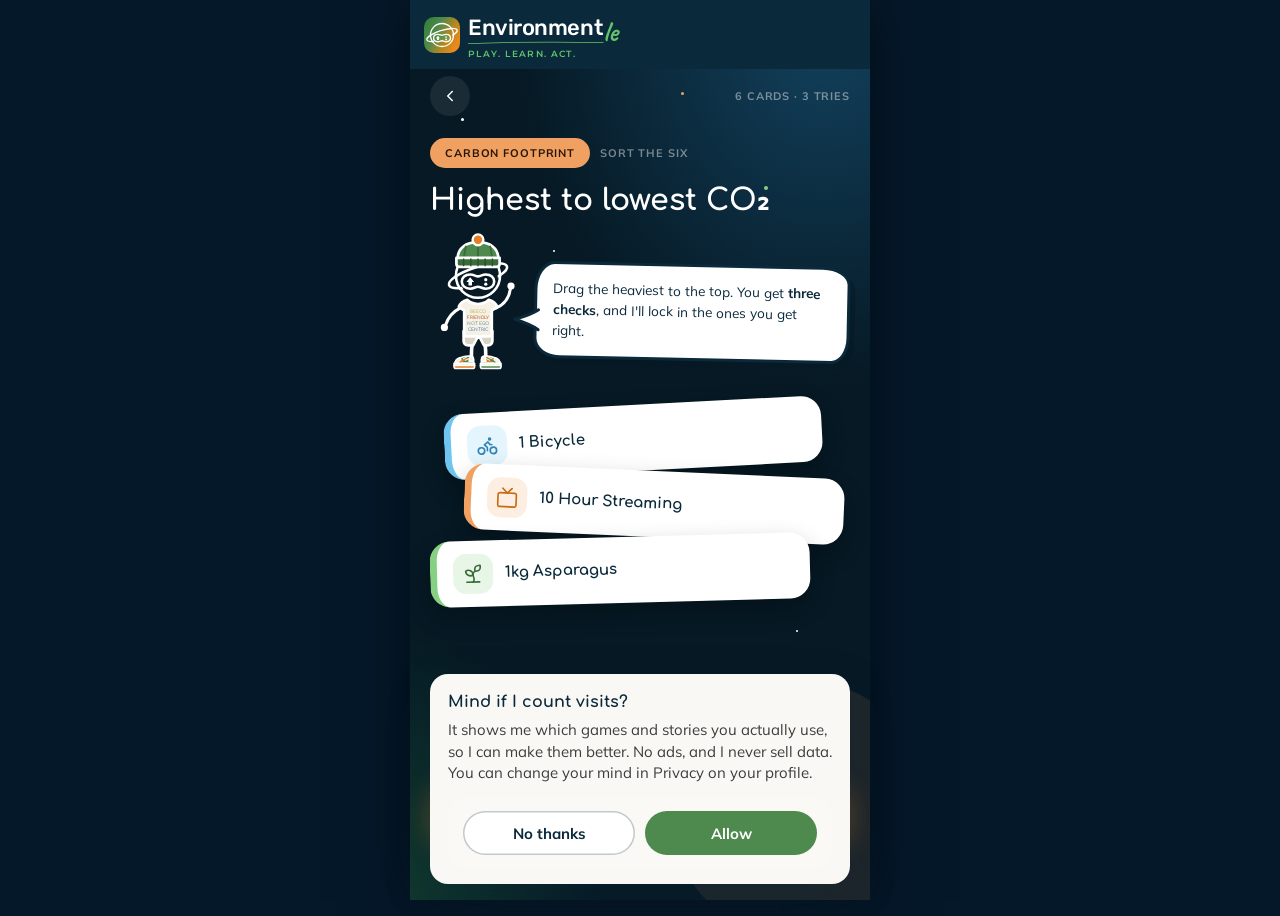
<file: environmentle-sort-it-out.html>
<!DOCTYPE html>
<html lang="en">
<head>
<meta charset="UTF-8">
<meta name="viewport" content="width=device-width, initial-scale=1.0, maximum-scale=1.0, user-scalable=no">
<title>Environmentle, Sort it out</title>
<link rel="icon" type="image/svg+xml" href="/_images/_logo/assets/environmentle-favicon.svg">
<link rel="icon" type="image/png" sizes="32x32" href="/_images/_logo/assets/environmentle-favicon-32.png">
<link rel="apple-touch-icon" sizes="180x180" href="/_images/_logo/assets/environmentle-icon-hero-180.png">
<script src="analytics.js" data-voice="envie"></script>
<link rel="preconnect" href="https://fonts.googleapis.com">
<link href="https://fonts.googleapis.com/css2?family=Comfortaa:wght@400;600;700&family=Montserrat:wght@400;500;600;700&family=Rubik:wght@500&family=Caveat:wght@700&family=Mulish:ital,wght@0,400;0,600;0,700;0,800;1,400&display=swap" rel="stylesheet">
<script src="envie.js" defer></script>
<script src="app.js"></script>
<script src="engine.js"></script>
<script src="day-guard.js" data-played-key="sio_last_played_"></script>
<style>
  /* Sort it out, reskinned from the Carbon game handoff
     (_DESIGNS/carbon-game, 27 Sep 2026). Shared ground, bubbles, Envie and
     tokens come from app.css (body.skin); everything here is prefixed sio-
     so it cannot collide with the older game rules in app.css. */
  *, *::before, *::after { box-sizing: border-box; margin: 0; padding: 0; }

  html { height: 100%; background: #05182a; }
  body {
    height: 100%;
    max-width: 460px;
    margin: 0 auto;
    position: relative;
    background: #061924;
    font-family: var(--font-body, 'Mulish', sans-serif);
    color: #fff;
    overflow: hidden;
    box-shadow: 0 0 60px rgba(0,0,0,0.5);
  }
  button { font: inherit; color: inherit; background: none; border: 0; cursor: pointer; -webkit-tap-highlight-color: transparent; }

  /* ── Screen manager ── */
  .screen {
    position: absolute;
    inset: 0;
    display: flex;
    flex-direction: column;
    opacity: 0;
    pointer-events: none;
    transition: opacity 0.35s ease, transform 0.35s ease;
    transform: translateY(16px);
    overflow-y: auto;
    overflow-x: hidden;
    -webkit-overflow-scrolling: touch;
  }
  .screen.active { opacity: 1; pointer-events: all; transform: translateY(0); }
  .screen.exit { opacity: 0; transform: translateY(-16px); }
  .screen > * { position: relative; z-index: 1; }
  .screen > .stars { z-index: 0; }

  /* ── Back to hub bar (same as the other games) ── */
  .back-to-hub {
    position: fixed; top: 0; left: 50%; transform: translateX(-50%);
    width: 100%; max-width: 460px; z-index: 999;
    text-decoration: none; display: flex; align-items: center; gap: 8px;
    padding: 12px 20px 10px 14px;
    background: #0a293b;
    -webkit-tap-highlight-color: transparent;
  }
  .back-to-hub:active { opacity: 0.6; }
  .em-lockup { display: inline-flex; flex-direction: column; align-items: flex-start; }
  .em-wordmark {
    display: inline-flex; align-items: baseline; position: relative;
    font-family: 'Rubik', 'Montserrat', sans-serif; font-weight: 500; font-size: 22px;
    letter-spacing: -0.02em; line-height: 1; color: #fff; white-space: nowrap;
  }
  .em-wordmark .em-le {
    font-family: 'Caveat', cursive; font-weight: 700; font-size: 1.3em; line-height: 1;
    color: #62c46a; margin-left: 0.03em; position: relative; top: 0.2em;
  }
  .em-tagline {
    font-family: 'Montserrat', sans-serif; font-weight: 600; font-size: 8.5px;
    letter-spacing: 0.16em; text-transform: uppercase; color: #62c46a; margin-top: 8px;
  }
  .em-swoosh::after {
    content: ''; position: absolute; left: 0; right: 0.6em; bottom: -0.16em; height: 0.14em;
    background: url("data:image/svg+xml;utf8,<svg xmlns='http://www.w3.org/2000/svg' viewBox='0 0 100 10' preserveAspectRatio='none'><path d='M1 8.5 Q 50 1 99 5.5' fill='none' stroke='%2362c46a' stroke-width='2.2' stroke-linecap='round'/></svg>") no-repeat center / 100% 100%;
    pointer-events: none;
  }

  /* ── Shared bits ── */
  .sio-kicker {
    font-size: 11px; font-weight: 700; letter-spacing: .08em; text-transform: uppercase;
    color: rgba(255,255,255,.45);
  }
  .sio-btn {
    display: flex; align-items: center; justify-content: center; gap: 10px;
    width: 100%; border-radius: 22px; background: var(--colour-orange, #e67e22);
    padding: 19px; box-shadow: 0 12px 28px rgba(230,126,34,.4);
    font-family: var(--font-display); font-weight: 700; font-size: 19px; color: #fff;
    text-decoration: none; transition: background .2s ease, transform .12s ease;
  }
  .sio-btn:active { background: var(--colour-orange-dark, #c96a12); transform: scale(.98); }
  .sio-btn:focus-visible, .sio-back:focus-visible, .sio-pill:focus-visible, .sio-rowbtn:focus-visible {
    outline: 3px solid var(--amber); outline-offset: 3px;
  }
  .sio-bottom { padding: 16px 20px calc(32px + env(safe-area-inset-bottom, 0px)); margin-top: auto; }
  .sio-spacer { flex: 1; }
  .bb .sio-say { font-family: var(--font-display); font-weight: 700; font-size: 14.5px; line-height: 1.35; color: inherit; }
  .bb .sio-intro-say { font-size: 13.5px; line-height: 1.55; color: var(--ink); }
  .bb .sio-intro-say strong { font-weight: 700; }

  /* ── Item card ── */
  .sio-card {
    --c: #85d083; --dk: #3a6b39; --tint: rgba(133,208,131,.2);
    flex: 1; min-width: 0;
    display: flex; align-items: center; gap: 12px;
    background: #fff; border-radius: 18px;
    padding: 10px 10px 10px 14px;
    border: 3px solid #fff; border-left: 7px solid var(--c);
    box-shadow: 0 6px 16px rgba(0,0,0,.2);
    color: var(--ink);
    transition: border-color .2s ease, box-shadow .2s ease, transform .2s ease;
    user-select: none; -webkit-user-select: none;
  }
  .sio-ico {
    width: 40px; height: 40px; flex: none; border-radius: 13px;
    background: var(--tint); display: grid; place-items: center;
  }
  .sio-txt { flex: 1; min-width: 0; }
  .sio-title { font-family: var(--font-display); font-weight: 700; font-size: 14.5px; line-height: 1.2; color: var(--ink); }
  .sio-meta {
    margin-top: 3px; font-size: 9.5px; font-weight: 700; letter-spacing: .08em;
    text-transform: uppercase; color: var(--dk);
    white-space: nowrap; overflow: hidden; text-overflow: ellipsis;
  }
  .sio-list .sio-title {
    display: -webkit-box; -webkit-line-clamp: 2; -webkit-box-orient: vertical; overflow: hidden;
  }
  .sio-meta .sio-sub { color: var(--muted-on-white, #6b7a84); }
  /* Irish figure tag: neutral on purpose. It flags where the number comes
     from; it is not a badge of honour. */
  .sio-ie {
    display: inline-block; margin-left: 6px; padding: 2px 7px; border-radius: 999px;
    background: #eef1f3; color: #52667a;
    font-family: var(--font-body); font-size: 9px; font-weight: 800;
    letter-spacing: .08em; text-transform: uppercase; vertical-align: 2px;
  }
  .sio-world {
    display: block; margin-top: 2px; font-family: var(--font-body);
    font-size: 10px; font-weight: 700; color: var(--muted-on-white, #6b7a84); white-space: nowrap;
  }
  .sio-handle { flex: none; display: grid; place-items: center; width: 22px; }
  .sio-tag {
    flex: none; display: flex; align-items: center; gap: 4px;
    font-size: 10px; font-weight: 700; letter-spacing: .06em; text-transform: uppercase;
  }
  .sio-tag.ok { color: #3a6b39; }
  .sio-tag.move { color: #c96a12; }

  /* ══ INTRO ══ */
  .sio-intro { display: flex; flex-direction: column; min-height: 100%; padding-top: 76px; }
  .sio-deco {
    position: absolute !important; bottom: -40px; right: -60px; width: 260px; height: 260px;
    border-radius: 50%; background: rgba(240,160,96,.1); z-index: 0 !important; pointer-events: none;
  }
  .sio-topbar { padding: 0 20px; display: flex; align-items: center; justify-content: space-between; }
  .sio-back {
    width: 40px; height: 40px; border-radius: 50%; background: rgba(255,255,255,.08);
    display: grid; place-items: center; text-decoration: none;
  }
  .sio-tagrow { padding: 22px 20px 0; display: flex; align-items: center; gap: 10px; }
  .sio-pilltag {
    padding: 8px 15px; border-radius: 999px; background: var(--amber); color: #2a1606;
    font-size: 11px; font-weight: 700; letter-spacing: .08em; text-transform: uppercase;
  }
  .sio-h {
    margin: 16px 20px 0; font-family: var(--font-display); font-weight: 700;
    font-size: 30px; line-height: 1.15; color: #fff;
  }
  .skin .sio-intro .erow { padding: 22px 20px 0; }
  .skin .sio-intro .erow envie-mascot { width: 96px; }
  .sio-fan { position: relative; height: 210px; margin: 26px 20px 0; }
  .sio-fan .sio-card {
    position: absolute; border-radius: 20px; padding: 13px 16px;
    box-shadow: 0 10px 24px rgba(0,0,0,.24); border: 0; border-left: 7px solid var(--c);
  }
  .sio-fan .sio-card:nth-child(1) { top: 0; left: 14px; right: 28px; transform: rotate(-3deg); }
  .sio-fan .sio-card:nth-child(2) { top: 66px; left: 34px; right: 6px; transform: rotate(2.5deg); }
  .sio-fan .sio-card:nth-child(3) { top: 132px; left: 0; right: 40px; transform: rotate(-1.5deg); }
  .sio-fan .sio-title { font-size: 15px; }
  .sio-foot { margin-top: 16px; font-size: 11px; line-height: 1.6; color: rgba(255,255,255,.38); }

  /* ══ GAME ══ */
  .sio-head { padding: 92px 20px 16px; background: rgba(6,25,36,.5); }
  .sio-headrow { display: flex; align-items: center; justify-content: space-between; margin-bottom: 14px; gap: 12px; }
  .sio-headtitle { font-family: var(--font-display); font-weight: 700; font-size: 16px; color: #fff; }
  .sio-tries {
    display: flex; align-items: center; gap: 6px; font-size: 11px; font-weight: 700;
    letter-spacing: .06em; text-transform: uppercase; color: rgba(255,255,255,.5); white-space: nowrap;
  }
  .sio-dot { width: 9px; height: 9px; border-radius: 50%; background: var(--amber); transition: background .2s ease; }
  .sio-dot.used { background: rgba(255,255,255,.18); }
  .sio-tries-label { margin-left: 4px; }
  .sio-statusrow { display: flex; align-items: center; gap: 12px; }
  .sio-status {
    font-size: 10px; font-weight: 700; letter-spacing: .1em; text-transform: uppercase;
    color: rgba(255,255,255,.45); white-space: nowrap;
  }
  .sio-track { flex: 1; height: 7px; border-radius: 999px; background: rgba(255,255,255,.12); overflow: hidden; }
  .sio-fill { display: block; height: 100%; width: 8%; border-radius: 999px; background: var(--amber); transition: width .3s ease, background .2s ease; }
  #screen-game.checked .sio-fill { background: var(--sky); }
  .sio-pill {
    padding: 7px 13px; border-radius: 999px; border: 1px solid rgba(255,255,255,.22);
    font-size: 11px; font-weight: 700; color: rgba(255,255,255,.7); white-space: nowrap;
  }

  .skin .sio-game .erow { padding: 16px 20px 0; align-items: center; }
  .skin .sio-game .erow envie-mascot { width: 58px; animation-duration: 8s; }
  .skin .sio-game .erow .bb { margin-bottom: 0; padding: 11px 15px; }

  .sio-listwrap { padding: 18px 20px 0; display: flex; flex-direction: column; gap: 8px; }
  .sio-axis {
    display: flex; align-items: center; gap: 6px; margin-left: 38px;
    font-size: 10px; font-weight: 700; letter-spacing: .12em; text-transform: uppercase;
  }
  .sio-axis.top { color: var(--amber); margin-bottom: 2px; }
  .sio-axis.bot { color: rgba(255,255,255,.45); margin-top: 2px; }
  #screen-game.checked .sio-axis { display: none; }
  .sio-list { list-style: none; display: flex; flex-direction: column; gap: 8px; }
  .sio-row { display: flex; align-items: center; gap: 10px; }
  .sio-rank {
    width: 28px; height: 28px; flex: none; border-radius: 50%;
    background: rgba(255,255,255,.08); border: 1.5px solid rgba(255,255,255,.18);
    display: grid; place-items: center;
    font-family: var(--font-display); font-weight: 700; font-size: 13px; color: #fff;
    transition: background .2s ease, border-color .2s ease;
  }
  .sio-row.is-ok .sio-rank { background: #4e8a4d; border-color: #4e8a4d; }
  .sio-row .sio-card { cursor: grab; touch-action: none; }
  .sio-row.is-ok .sio-card {
    cursor: default; touch-action: auto;
    border-color: #4e8a4d; border-left-color: var(--c);
    box-shadow: 0 10px 24px rgba(78,138,77,.3);
  }
  .sio-row .sio-card:focus-visible { outline: 3px solid var(--amber); outline-offset: 2px; }
  .sio-card.dragging {
    position: relative; z-index: 5; cursor: grabbing; transition: none;
    box-shadow: 0 18px 36px rgba(0,0,0,.45), 0 0 0 3px var(--amber);
  }
  body.sio-dragging, body.sio-dragging * { cursor: grabbing !important; }
  .sio-game .sio-bottom {
    position: sticky; bottom: 0; z-index: 6; padding-top: 22px;
    background: linear-gradient(rgba(6,25,36,0), #061924 38%);
  }

  /* ══ RESULT ══ */
  .sio-result { display: flex; flex-direction: column; min-height: 100%; }
  .sio-scorehead { padding: 84px 20px 0; display: flex; align-items: center; gap: 14px; }
  .sio-scorehead envie-mascot { width: 86px; flex: none; color: #fff; animation: sbob 6s ease-in-out infinite; }
  .sio-eyebrow { font-size: 10px; font-weight: 700; letter-spacing: .12em; text-transform: uppercase; color: var(--sky); }
  .sio-points { margin-top: 6px; font-family: var(--font-display); font-weight: 700; font-size: 40px; line-height: 1; color: #fff; }
  .sio-points span { font-size: 15px; color: rgba(255,255,255,.55); }
  .sio-line { margin-top: 8px; font-size: 13px; line-height: 1.5; color: rgba(255,255,255,.7); }
  .sio-panel {
    margin: 22px 20px 0; background: #fff; border-radius: 22px;
    padding: 16px 16px 6px; box-shadow: 0 10px 24px rgba(0,0,0,.22); color: var(--ink);
  }
  .sio-panelhead { display: flex; justify-content: space-between; align-items: baseline; gap: 10px; margin-bottom: 10px; }
  .sio-panellabel { font-size: 10px; font-weight: 700; letter-spacing: .12em; text-transform: uppercase; color: var(--muted-on-white, #6b7a84); }
  .sio-panelhint { font-size: 10px; font-weight: 600; color: var(--muted-on-white, #6b7a84); }
  .sio-res { border-top: 1px solid #eef1f3; }
  .sio-rowbtn {
    width: 100%; text-align: left;
    display: grid; grid-template-columns: 30px 1fr auto; align-items: center; gap: 10px; padding: 8px 0;
  }
  .sio-rowbtn .sio-ico { width: 30px; height: 30px; border-radius: 10px; }
  .sio-resname { font-family: var(--font-display); font-weight: 700; font-size: 13px; color: var(--ink); }
  .sio-bar { display: block; margin-top: 5px; height: 6px; border-radius: 999px; background: #eef1f3; overflow: hidden; }
  .sio-bar span { display: block; height: 100%; border-radius: 999px; background: var(--c); }
  .sio-kg { font-family: var(--font-display); font-weight: 700; font-size: 16px; color: var(--ink); text-align: right; min-width: 48px; }
  .sio-more { display: none; padding: 0 0 12px 40px; font-size: 12.5px; line-height: 1.55; color: #4a5a66; }
  .sio-more p + p { margin-top: 6px; }
  .sio-more .sio-src { font-size: 10.5px; color: var(--muted-on-white, #6b7a84); }
  .sio-res.open .sio-more { display: block; }
  .sio-insight {
    margin: 14px 20px 0; background: rgba(255,255,255,.07); border-radius: 20px;
    padding: 14px 18px; border-left: 5px solid var(--amber);
  }
  .sio-insight-title { font-family: var(--font-display); font-weight: 700; font-size: 14.5px; line-height: 1.35; color: #fff; margin-bottom: 4px; }
  .sio-insight-body { font-size: 12.5px; line-height: 1.6; color: rgba(255,255,255,.68); }

  /* ══ PLAYED ══ */
  .sio-played { display: flex; flex-direction: column; min-height: 100%; padding-top: 110px; text-align: center; align-items: center; }
  .sio-played envie-mascot { width: 120px; color: #fff; animation: sbob 7s ease-in-out infinite; }
  .sio-played .sio-h { margin: 18px 20px 0; }
  .sio-played .sio-points { margin-top: 18px; }
  .sio-played .sio-line { max-width: 280px; }
  .sio-played .sio-bottom { width: 100%; }


  /* Shorter phones: the app's header bar takes about 60px the handoff did not
     have, so tighten the play stage until all six cards and the button fit. */
  @media (max-height: 900px) {
    .sio-head { padding-top: 80px; padding-bottom: 12px; }
    .sio-headrow { margin-bottom: 10px; }
    .skin .sio-game .erow { padding-top: 10px; }
    .skin .sio-game .erow envie-mascot { width: 50px; }
    .skin .sio-game .erow .bb { padding: 9px 13px; }
    .bb .sio-say { font-size: 13.5px; }
    .sio-listwrap { padding-top: 10px; gap: 6px; }
    .sio-list { gap: 6px; }
    .sio-row .sio-card { padding: 7px 10px 7px 12px; }
    .sio-row .sio-ico { width: 36px; height: 36px; border-radius: 12px; }
    .sio-game .sio-bottom { padding-top: 14px; padding-bottom: calc(18px + env(safe-area-inset-bottom, 0px)); }
    .sio-game .sio-btn { padding: 16px; }
  }
  .sio-sr { position: absolute !important; width: 1px; height: 1px; overflow: hidden; clip: rect(0 0 0 0); white-space: nowrap; }

  @keyframes sbob { 0%,100% { transform: translateY(0) } 50% { transform: translateY(-9px) } }
  @media (prefers-reduced-motion: reduce) {
    .screen, .sio-card, .sio-fill, .sio-btn { transition: none !important; }
    .sio-scorehead envie-mascot, .sio-played envie-mascot { animation: none !important; }
  }
</style>
<link rel="stylesheet" href="app.css">
</head>
<body class="game g-sort">

<a class="back-to-hub" href="index.html">
  <img src="_images/_logo/assets/environmentle-icon-hero.svg" width="36" height="36" alt="Environmentle logo" style="object-fit:contain;">
  <span class="em-lockup">
    <span class="em-wordmark em-swoosh">Environment<span class="em-le">le</span></span>
    <span class="em-tagline">Play. Learn. Act.</span>
  </span>
</a>

<!-- ══ ALREADY PLAYED TODAY ══ -->
<div id="screen-played" class="screen gr-intro" data-space="stars">
  <div class="sio-played">
    <envie-mascot pose="wave" hat="hat" head="light" aria-hidden="true"></envie-mascot>
    <p class="sio-kicker" style="margin-top:14px">You've already played today</p>
    <h1 class="sio-h">Come back tomorrow</h1>
    <p class="sio-points" id="played-score">0<span> pts</span></p>
    <p class="sio-line" id="played-line">One a day, that's the rhythm. That was your score today.</p>
    <div class="sio-bottom">
      <a class="sio-btn" href="index.html">Back to games</a>
    </div>
  </div>
</div>

<!-- ══ 1. INTRO ══ -->
<div id="screen-intro" class="screen active gr-intro" data-space="stars">
  <div class="sio-deco" aria-hidden="true"></div>
  <div class="sio-intro">
    <div class="sio-topbar">
      <a class="sio-back" href="index.html" aria-label="Back to games"><svg width="18" height="18" viewBox="0 0 24 24" fill="none" stroke="#fff" stroke-width="2" stroke-linecap="round" stroke-linejoin="round" aria-hidden="true"><path d="m15 18-6-6 6-6"/></svg></a>
      <span class="sio-kicker">6 cards · 3 tries</span>
    </div>
    <div class="sio-tagrow">
      <span class="sio-pilltag">Carbon footprint</span>
      <span class="sio-kicker">Sort the six</span>
    </div>
    <h1 class="sio-h">Highest to lowest CO₂</h1>
    <div class="erow">
      <envie-mascot pose="wave" hat="hat" head="light" aria-hidden="true"></envie-mascot>
      <div class="bb r2">
        <p class="sio-intro-say">Drag the heaviest to the top. You get <strong>three checks</strong>, and I'll lock in the ones you get right.</p>
        <svg class="tail" viewBox="0 0 30 44" aria-hidden="true"><path d="M25.5 12 C20 16 12 19 2 22 C12 25 20 28 25.5 32"></path></svg>
      </div>
    </div>
    <div class="sio-fan" id="intro-fan" aria-hidden="true"></div>
    <div class="sio-spacer"></div>
    <div class="sio-bottom">
      <button class="sio-btn" type="button" onclick="startGame()">Start sorting <span aria-hidden="true">→</span></button>
      <p class="sio-foot">Figures are typical averages in kg CO₂e. Treat them as a compass, not a GPS.</p>
    </div>
  </div>
</div>

<!-- ══ 2 + 3. SORTING and CHECKED ══ -->
<div id="screen-game" class="screen gr-play">
  <div class="sio-game" style="display:flex;flex-direction:column;min-height:100%">
    <div class="sio-head">
      <div class="sio-headrow">
        <p class="sio-headtitle">Highest → lowest CO₂</p>
        <span class="sio-tries" id="tries">
          <span class="sio-dot"></span><span class="sio-dot"></span><span class="sio-dot"></span>
          <span class="sio-tries-label" id="tries-label">3 tries</span>
        </span>
      </div>
      <div class="sio-statusrow">
        <span class="sio-status" id="status">Try 1 of 3</span>
        <span class="sio-track" aria-hidden="true"><span class="sio-fill" id="fill"></span></span>
        <button class="sio-pill" type="button" id="btn-end" onclick="endRun()" aria-label="End this run and see your score">End run</button>
      </div>
    </div>

    <div class="erow">
      <envie-mascot id="game-envie" pose="think" hat="hat" head="light" aria-hidden="true"></envie-mascot>
      <div class="bb r3 tail-top" id="game-bubble">
        <p class="sio-say" id="game-say">Think about how it's made, not just how it's used.</p>
        <svg class="tail" viewBox="0 0 30 44" aria-hidden="true"><path d="M25.5 12 C20 16 12 19 2 22 C12 25 20 28 25.5 32"></path></svg>
      </div>
    </div>

    <div class="sio-listwrap">
      <p class="sio-axis top"><svg width="12" height="12" viewBox="0 0 24 24" fill="none" stroke="currentColor" stroke-width="2.4" stroke-linecap="round" stroke-linejoin="round" aria-hidden="true"><path d="m5 12 7-7 7 7"/><path d="M12 19V5"/></svg>Most CO₂</p>
      <ol class="sio-list" id="list" aria-label="Your order, most CO₂ first. Use the up and down arrow keys to move a card."></ol>
      <p class="sio-axis bot"><svg width="12" height="12" viewBox="0 0 24 24" fill="none" stroke="currentColor" stroke-width="2.4" stroke-linecap="round" stroke-linejoin="round" aria-hidden="true"><path d="M12 5v14"/><path d="m19 12-7 7-7-7"/></svg>Least CO₂</p>
    </div>

    <div class="sio-bottom">
      <button class="sio-btn" type="button" id="btn-check" onclick="checkOrder()">Check my order <span aria-hidden="true">→</span></button>
    </div>
    <p class="sio-sr" id="live" aria-live="polite"></p>
  </div>
</div>

<!-- ══ 4. RESULT ══ -->
<div id="screen-score" class="screen gr-score" data-space="stars">
  <div class="sio-result">
    <div class="sio-scorehead">
      <envie-mascot id="score-envie" pose="celebrate" hat="hat" head="light" aria-hidden="true"></envie-mascot>
      <div style="flex:1">
        <p class="sio-eyebrow" id="res-eyebrow">Sorted on try 1</p>
        <p class="sio-points"><span id="final-score" style="font-size:inherit;color:inherit">0</span><span> pts</span></p>
        <p class="sio-line" id="res-line"></p>
      </div>
    </div>
    <div class="sio-panel">
      <div class="sio-panelhead">
        <p class="sio-panellabel">kg CO₂e, highest first</p>
        <p class="sio-panelhint">Tap one for more</p>
      </div>
      <div id="res-list"></div>
    </div>
    <div class="sio-insight">
      <p class="sio-insight-title" id="insight-title"></p>
      <p class="sio-insight-body" id="insight-body"></p>
    </div>
    <div class="sio-bottom">
      <a class="sio-btn" id="btn-finish" href="index.html?hub=1">Finish</a>
    </div>
  </div>
</div>

<script>
// ══════════════════════════════════════════════════════
// ICONS: Lucide (lucide-static), inner SVG only. Generated from the
// icon column in cards.csv plus the few the UI needs.
// ══════════════════════════════════════════════════════
const ICONS = {
"apple": "<path d=\"M12 6.528V3a1 1 0 0 1 1-1h0\"/><path d=\"M18.237 21A15 15 0 0 0 22 11a6 6 0 0 0-10-4.472A6 6 0 0 0 2 11a15.1 15.1 0 0 0 3.763 10 3 3 0 0 0 3.648.648 5.5 5.5 0 0 1 5.178 0A3 3 0 0 0 18.237 21\"/>",
"arrow-down": "<path d=\"M12 5v14\"/><path d=\"m19 12-7 7-7-7\"/>",
"arrow-up": "<path d=\"m5 12 7-7 7 7\"/><path d=\"M12 19V5\"/>",
"arrow-up-down": "<path d=\"m21 16-4 4-4-4\"/><path d=\"M17 20V4\"/><path d=\"m3 8 4-4 4 4\"/><path d=\"M7 4v16\"/>",
"banana": "<path d=\"M4 13c3.5-2 8-2 10 2a5.5 5.5 0 0 1 8 5\"/><path d=\"M5.15 17.89c5.52-1.52 8.65-6.89 7-12C11.55 4 11.5 2 13 2c3.22 0 5 5.5 5 8 0 6.5-4.2 12-10.49 12C5.11 22 2 22 2 20c0-1.5 1.14-1.55 3.15-2.11Z\"/>",
"battery-charging": "<path d=\"m11 7-3 5h4l-3 5\"/><path d=\"M14.856 6H16a2 2 0 0 1 2 2v8a2 2 0 0 1-2 2h-2.935\"/><path d=\"M22 14v-4\"/><path d=\"M5.14 18H4a2 2 0 0 1-2-2V8a2 2 0 0 1 2-2h2.936\"/>",
"bean": "<path d=\"M10.165 6.598C9.954 7.478 9.64 8.36 9 9c-.64.64-1.521.954-2.402 1.165A6 6 0 0 0 8 22c7.732 0 14-6.268 14-14a6 6 0 0 0-11.835-1.402Z\"/><path d=\"M5.341 10.62a4 4 0 1 0 5.279-5.28\"/>",
"beef": "<path d=\"M16.4 13.7A6.5 6.5 0 1 0 6.28 6.6c-1.1 3.13-.78 3.9-3.18 6.08A3 3 0 0 0 5 18c4 0 8.4-1.8 11.4-4.3\"/><path d=\"m18.5 6 1.754 3.5a6.48 6.48 0 0 1-1.854 8.2C15.4 20.2 11 22 7 22a3 3 0 0 1-2.68-1.66L2.4 16.5\"/><circle cx=\"12.5\" cy=\"8.5\" r=\"2.5\"/>",
"beer": "<path d=\"M17 11h1a3 3 0 0 1 0 6h-1\"/><path d=\"M9 12v6\"/><path d=\"M13 12v6\"/><path d=\"M14 7.5c-1 0-1.44.5-3 .5s-2-.5-3-.5-1.72.5-2.5.5a2.5 2.5 0 0 1 0-5c.78 0 1.57.5 2.5.5S9.44 2 11 2s2 1.5 3 1.5 1.72-.5 2.5-.5a2.5 2.5 0 0 1 0 5c-.78 0-1.5-.5-2.5-.5Z\"/><path d=\"M5 8v12a2 2 0 0 0 2 2h8a2 2 0 0 0 2-2V8\"/>",
"bike": "<circle cx=\"18.5\" cy=\"17.5\" r=\"3.5\"/><circle cx=\"5.5\" cy=\"17.5\" r=\"3.5\"/><circle cx=\"15\" cy=\"5\" r=\"1\"/><path d=\"M12 17.5V14l-3-3 4-3 2 3h2\"/>",
"bot": "<path d=\"M12 8V4H8\"/><rect width=\"16\" height=\"12\" x=\"4\" y=\"8\" rx=\"2\"/><path d=\"M2 14h2\"/><path d=\"M20 14h2\"/><path d=\"M15 13v2\"/><path d=\"M9 13v2\"/>",
"brick-wall": "<rect width=\"18\" height=\"18\" x=\"3\" y=\"3\" rx=\"2\"/><path d=\"M12 9v6\"/><path d=\"M16 15v6\"/><path d=\"M16 3v6\"/><path d=\"M3 15h18\"/><path d=\"M3 9h18\"/><path d=\"M8 15v6\"/><path d=\"M8 3v6\"/>",
"bus": "<path d=\"M8 6v6\"/><path d=\"M15 6v6\"/><path d=\"M2 12h19.6\"/><path d=\"M18 18h3s.5-1.7.8-2.8c.1-.4.2-.8.2-1.2 0-.4-.1-.8-.2-1.2l-1.4-5C20.1 6.8 19.1 6 18 6H4a2 2 0 0 0-2 2v10h3\"/><circle cx=\"7\" cy=\"18\" r=\"2\"/><path d=\"M9 18h5\"/><circle cx=\"16\" cy=\"18\" r=\"2\"/>",
"bus-front": "<path d=\"M4 6 2 7\"/><path d=\"M10 6h4\"/><path d=\"m22 7-2-1\"/><rect width=\"16\" height=\"16\" x=\"4\" y=\"3\" rx=\"2\"/><path d=\"M4 11h16\"/><path d=\"M8 15h.01\"/><path d=\"M16 15h.01\"/><path d=\"M6 19v2\"/><path d=\"M18 21v-2\"/>",
"candy": "<path d=\"M10 7v10.9\"/><path d=\"M14 6.1V17\"/><path d=\"M16 7V3a1 1 0 0 1 1.707-.707 2.5 2.5 0 0 0 2.152.717 1 1 0 0 1 1.131 1.131 2.5 2.5 0 0 0 .717 2.152A1 1 0 0 1 21 8h-4\"/><path d=\"M16.536 7.465a5 5 0 0 0-7.072 0l-2 2a5 5 0 0 0 0 7.07 5 5 0 0 0 7.072 0l2-2a5 5 0 0 0 0-7.07\"/><path d=\"M8 17v4a1 1 0 0 1-1.707.707 2.5 2.5 0 0 0-2.152-.717 1 1 0 0 1-1.131-1.131 2.5 2.5 0 0 0-.717-2.152A1 1 0 0 1 3 16h4\"/>",
"car": "<path d=\"M19 17h2c.6 0 1-.4 1-1v-3c0-.9-.7-1.7-1.5-1.9C18.7 10.6 16 10 16 10s-1.3-1.4-2.2-2.3c-.5-.4-1.1-.7-1.8-.7H5c-.6 0-1.1.4-1.4.9l-1.4 2.9A3.7 3.7 0 0 0 2 12v4c0 .6.4 1 1 1h2\"/><circle cx=\"7\" cy=\"17\" r=\"2\"/><path d=\"M9 17h6\"/><circle cx=\"17\" cy=\"17\" r=\"2\"/>",
"car-front": "<path d=\"m21 8-2 2-1.5-3.7A2 2 0 0 0 15.646 5H8.4a2 2 0 0 0-1.903 1.257L5 10 3 8\"/><path d=\"M7 14h.01\"/><path d=\"M17 14h.01\"/><rect width=\"18\" height=\"8\" x=\"3\" y=\"10\" rx=\"2\"/><path d=\"M5 18v2\"/><path d=\"M19 18v2\"/>",
"car-taxi-front": "<path d=\"M10 2h4\"/><path d=\"m21 8-2 2-1.5-3.7A2 2 0 0 0 15.646 5H8.4a2 2 0 0 0-1.903 1.257L5 10 3 8\"/><path d=\"M7 14h.01\"/><path d=\"M17 14h.01\"/><rect width=\"18\" height=\"8\" x=\"3\" y=\"10\" rx=\"2\"/><path d=\"M5 18v2\"/><path d=\"M19 18v2\"/>",
"check": "<path d=\"M20 6 9 17l-5-5\"/>",
"chevron-left": "<path d=\"m15 18-6-6 6-6\"/>",
"cloud": "<path d=\"M17.5 19H9a7 7 0 1 1 6.71-9h1.79a4.5 4.5 0 1 1 0 9Z\"/>",
"coffee": "<path d=\"M10 2v2\"/><path d=\"M14 2v2\"/><path d=\"M16 8a1 1 0 0 1 1 1v8a4 4 0 0 1-4 4H7a4 4 0 0 1-4-4V9a1 1 0 0 1 1-1h14a4 4 0 1 1 0 8h-1\"/><path d=\"M6 2v2\"/>",
"construction": "<rect x=\"2\" y=\"6\" width=\"20\" height=\"8\" rx=\"1\"/><path d=\"M17 14v7\"/><path d=\"M7 14v7\"/><path d=\"M17 3v3\"/><path d=\"M7 3v3\"/><path d=\"M10 14 2.3 6.3\"/><path d=\"m14 6 7.7 7.7\"/><path d=\"m8 6 8 8\"/>",
"cookie": "<path d=\"M11 17h.01\"/><path d=\"M11.496 2c.324-.016.558.292.529.615a4 4 0 004.235 4.368.713.713 0 01.758.757 4 4 0 004.366 4.237c.323-.03.63.204.614.527a10 10 0 01-2.915 6.566A1 1 0 114.93 4.918 10 10 0 0111.496 2\"/><path d=\"M12 12h.01\"/><path d=\"M16 16h.01\"/><path d=\"M16 3h.01\"/><path d=\"M21 4h.01\"/><path d=\"M21 8h.01\"/><path d=\"M7 14h.01\"/><path d=\"M9 8h.01\"/>",
"cooking-pot": "<path d=\"M2 12h20\"/><path d=\"M20 12v8a2 2 0 0 1-2 2H6a2 2 0 0 1-2-2v-8\"/><path d=\"m4 8 16-4\"/><path d=\"m8.86 6.78-.45-1.81a2 2 0 0 1 1.45-2.43l1.94-.48a2 2 0 0 1 2.43 1.46l.45 1.8\"/>",
"croissant": "<path d=\"M10.2 18H4.774a1.5 1.5 0 0 1-1.352-.97 11 11 0 0 1 .132-6.487\"/><path d=\"M18 10.2V4.774a1.5 1.5 0 0 0-.97-1.352 11 11 0 0 0-6.486.132\"/><path d=\"M18 5a4 3 0 0 1 4 3 2 2 0 0 1-2 2 10 10 0 0 0-5.139 1.42\"/><path d=\"M5 18a3 4 0 0 0 3 4 2 2 0 0 0 2-2 10 10 0 0 1 1.42-5.14\"/><path d=\"M8.709 2.554a10 10 0 0 0-6.155 6.155 1.5 1.5 0 0 0 .676 1.626l9.807 5.42a2 2 0 0 0 2.718-2.718l-5.42-9.807a1.5 1.5 0 0 0-1.626-.676\"/>",
"cup-soda": "<path d=\"m6 8 1.75 12.28a2 2 0 0 0 2 1.72h4.54a2 2 0 0 0 2-1.72L18 8\"/><path d=\"M5 8h14\"/><path d=\"M7 15a6.47 6.47 0 0 1 5 0 6.47 6.47 0 0 0 5 0\"/><path d=\"m12 8 1-6h2\"/>",
"dog": "<path d=\"M11.25 16.25h1.5L12 17z\"/><path d=\"M16 14v.5\"/><path d=\"M4.42 11.247A13.152 13.152 0 0 0 4 14.556C4 18.728 7.582 21 12 21s8-2.272 8-6.444a11.702 11.702 0 0 0-.493-3.309\"/><path d=\"M8 14v.5\"/><path d=\"M8.5 8.5c-.384 1.05-1.083 2.028-2.344 2.5-1.931.722-3.576-.297-3.656-1-.113-.994 1.177-6.53 4-7 1.923-.321 3.651.845 3.651 2.235A7.497 7.497 0 0 1 14 5.277c0-1.39 1.844-2.598 3.767-2.277 2.823.47 4.113 6.006 4 7-.08.703-1.725 1.722-3.656 1-1.261-.472-1.855-1.45-2.239-2.5\"/>",
"droplet": "<path d=\"M12 22a7 7 0 0 0 7-7c0-2-1-3.9-3-5.5s-3.5-4-4-6.5c-.5 2.5-2 4.9-4 6.5C6 11.1 5 13 5 15a7 7 0 0 0 7 7z\"/>",
"drumstick": "<path d=\"M15.4 15.63a7.875 6 135 1 1 6.23-6.23 4.5 3.43 135 0 0-6.23 6.23\"/><path d=\"m8.29 12.71-2.6 2.6a2.5 2.5 0 1 0-1.65 4.65A2.5 2.5 0 1 0 8.7 18.3l2.59-2.59\"/>",
"factory": "<path d=\"M12 16h.01\"/><path d=\"M16 16h.01\"/><path d=\"M3 19a2 2 0 0 0 2 2h14a2 2 0 0 0 2-2V8.5a.5.5 0 0 0-.769-.422l-4.462 2.844A.5.5 0 0 1 15 10.5v-2a.5.5 0 0 0-.769-.422L9.77 10.922A.5.5 0 0 1 9 10.5V5a2 2 0 0 0-2-2H5a2 2 0 0 0-2 2z\"/><path d=\"M8 16h.01\"/>",
"flame": "<path d=\"M12 3q1 4 4 6.5t3 5.5a1 1 0 0 1-14 0 5 5 0 0 1 1-3 1 1 0 0 0 5 0c0-2-1.5-3-1.5-5q0-2 2.5-4\"/>",
"flame-kindling": "<path d=\"M12 2c1 3 2.5 3.5 3.5 4.5A5 5 0 0 1 17 10a5 5 0 1 1-10 0c0-.3 0-.6.1-.9a2 2 0 1 0 3.3-2C8 4.5 11 2 12 2Z\"/><path d=\"m5 22 14-4\"/><path d=\"m5 18 14 4\"/>",
"footprints": "<path d=\"M4 16v-2.38C4 11.5 2.97 10.5 3 8c.03-2.72 1.49-6 4.5-6C9.37 2 10 3.8 10 5.5c0 3.11-2 5.66-2 8.68V16a2 2 0 1 1-4 0Z\"/><path d=\"M20 20v-2.38c0-2.12 1.03-3.12 1-5.62-.03-2.72-1.49-6-4.5-6C14.63 6 14 7.8 14 9.5c0 3.11 2 5.66 2 8.68V20a2 2 0 1 0 4 0Z\"/><path d=\"M16 17h4\"/><path d=\"M4 13h4\"/>",
"fuel": "<path d=\"M14 13h2a2 2 0 0 1 2 2v2a2 2 0 0 0 4 0v-6.998a2 2 0 0 0-.59-1.42L18 5\"/><path d=\"M14 21V5a2 2 0 0 0-2-2H5a2 2 0 0 0-2 2v16\"/><path d=\"M2 21h13\"/><path d=\"M3 9h11\"/>",
"gamepad-2": "<line x1=\"6\" x2=\"10\" y1=\"11\" y2=\"11\"/><line x1=\"8\" x2=\"8\" y1=\"9\" y2=\"13\"/><line x1=\"15\" x2=\"15.01\" y1=\"12\" y2=\"12\"/><line x1=\"18\" x2=\"18.01\" y1=\"10\" y2=\"10\"/><path d=\"M17.32 5H6.68a4 4 0 0 0-3.978 3.59c-.006.052-.01.101-.017.152C2.604 9.416 2 14.456 2 16a3 3 0 0 0 3 3c1 0 1.5-.5 2-1l1.414-1.414A2 2 0 0 1 9.828 16h4.344a2 2 0 0 1 1.414.586L17 18c.5.5 1 1 2 1a3 3 0 0 0 3-3c0-1.545-.604-6.584-.685-7.258-.007-.05-.011-.1-.017-.151A4 4 0 0 0 17.32 5z\"/>",
"glass-water": "<path d=\"M5.116 4.104A1 1 0 0 1 6.11 3h11.78a1 1 0 0 1 .994 1.105L17.19 20.21A2 2 0 0 1 15.2 22H8.8a2 2 0 0 1-2-1.79z\"/><path d=\"M6 12a5 5 0 0 1 6 0 5 5 0 0 0 6 0\"/>",
"ham": "<path d=\"M13.144 21.144A7.274 10.445 45 1 0 2.856 10.856\"/><path d=\"M13.144 21.144A7.274 4.365 45 0 0 2.856 10.856a7.274 4.365 45 0 0 10.288 10.288\"/><path d=\"M16.565 10.435 18.6 8.4a2.501 2.501 0 1 0 1.65-4.65 2.5 2.5 0 1 0-4.66 1.66l-2.024 2.025\"/><path d=\"m8.5 16.5-1-1\"/>",
"hamburger": "<path d=\"M12 16H4a2 2 0 1 1 0-4h16a2 2 0 1 1 0 4h-4.25\"/><path d=\"M5 12a2 2 0 0 1-2-2 9 7 0 0 1 18 0 2 2 0 0 1-2 2\"/><path d=\"M5 16a2 2 0 0 0-2 2 3 3 0 0 0 3 3h12a3 3 0 0 0 3-3 2 2 0 0 0-2-2q0 0 0 0\"/><path d=\"m6.67 12 6.13 4.6a2 2 0 0 0 2.8-.4l3.15-4.2\"/>",
"hard-hat": "<path d=\"M10 10V5a1 1 0 0 1 1-1h2a1 1 0 0 1 1 1v5\"/><path d=\"M14 6a6 6 0 0 1 6 6v3\"/><path d=\"M4 15v-3a6 6 0 0 1 6-6\"/><rect x=\"2\" y=\"15\" width=\"20\" height=\"4\" rx=\"1\"/>",
"headphones": "<path d=\"M3 14h3a2 2 0 0 1 2 2v3a2 2 0 0 1-2 2H5a2 2 0 0 1-2-2v-7a9 9 0 0 1 18 0v7a2 2 0 0 1-2 2h-1a2 2 0 0 1-2-2v-3a2 2 0 0 1 2-2h3\"/>",
"heater": "<path d=\"M11 8c2-3-2-3 0-6\"/><path d=\"M15.5 8c2-3-2-3 0-6\"/><path d=\"M6 10h.01\"/><path d=\"M6 14h.01\"/><path d=\"M10 16v-4\"/><path d=\"M14 16v-4\"/><path d=\"M18 16v-4\"/><path d=\"M20 6a2 2 0 0 1 2 2v10a2 2 0 0 1-2 2H4a2 2 0 0 1-2-2V8a2 2 0 0 1 2-2h3\"/><path d=\"M5 20v2\"/><path d=\"M19 20v2\"/>",
"house": "<path d=\"M15 21v-8a1 1 0 0 0-1-1h-4a1 1 0 0 0-1 1v8\"/><path d=\"M3 10a2 2 0 0 1 .709-1.528l7-6a2 2 0 0 1 2.582 0l7 6A2 2 0 0 1 21 10v9a2 2 0 0 1-2 2H5a2 2 0 0 1-2-2z\"/>",
"landmark": "<path d=\"M10 18v-7\"/><path d=\"M11.119 2.205a2 2 0 0 1 1.762 0l7.84 3.846A.5.5 0 0 1 20.5 7h-17a.5.5 0 0 1-.22-.949z\"/><path d=\"M14 18v-7\"/><path d=\"M18 18v-7\"/><path d=\"M3 22h18\"/><path d=\"M6 18v-7\"/>",
"laptop": "<path d=\"M18 5a2 2 0 0 1 2 2v8.526a2 2 0 0 0 .212.897l1.068 2.127a1 1 0 0 1-.9 1.45H3.62a1 1 0 0 1-.9-1.45l1.068-2.127A2 2 0 0 0 4 15.526V7a2 2 0 0 1 2-2z\"/><path d=\"M20.054 15.987H3.946\"/>",
"lightbulb": "<path d=\"M15 14c.2-1 .7-1.7 1.5-2.5 1-.9 1.5-2.2 1.5-3.5A6 6 0 0 0 6 8c0 1 .2 2.2 1.5 3.5.7.7 1.3 1.5 1.5 2.5\"/><path d=\"M9 18h6\"/><path d=\"M10 22h4\"/>",
"mail": "<path d=\"m22 7-8.991 5.727a2 2 0 0 1-2.009 0L2 7\"/><rect x=\"2\" y=\"4\" width=\"20\" height=\"16\" rx=\"2\"/>",
"medal": "<path d=\"M7.21 15 2.66 7.14a2 2 0 0 1 .13-2.2L4.4 2.8A2 2 0 0 1 6 2h12a2 2 0 0 1 1.6.8l1.6 2.14a2 2 0 0 1 .14 2.2L16.79 15\"/><path d=\"M11 12 5.12 2.2\"/><path d=\"m13 12 5.88-9.8\"/><path d=\"M8 7h8\"/><circle cx=\"12\" cy=\"17\" r=\"5\"/><path d=\"M12 18v-2h-.5\"/>",
"milk": "<path d=\"M8 2h8\"/><path d=\"M9 2v2.789a4 4 0 0 1-.672 2.219l-.656.984A4 4 0 0 0 7 10.212V20a2 2 0 0 0 2 2h6a2 2 0 0 0 2-2v-9.789a4 4 0 0 0-.672-2.219l-.656-.984A4 4 0 0 1 15 4.788V2\"/><path d=\"M7 15a6.472 6.472 0 0 1 5 0 6.47 6.47 0 0 0 5 0\"/>",
"motorbike": "<path d=\"m18 14-1-3\"/><path d=\"m3 9 6 2a2 2 0 0 1 2-2h2a2 2 0 0 1 1.99 1.81\"/><path d=\"M8 17h3a1 1 0 0 0 1-1 6 6 0 0 1 6-6 1 1 0 0 0 1-1v-.75A5 5 0 0 0 17 5\"/><circle cx=\"19\" cy=\"17\" r=\"3\"/><circle cx=\"5\" cy=\"17\" r=\"3\"/>",
"mountain-snow": "<path d=\"m8 3 4 8 5-5 5 15H2L8 3z\"/><path d=\"M4.14 15.08c2.62-1.57 5.24-1.43 7.86.42 2.74 1.94 5.49 2 8.23.19\"/>",
"person-standing": "<circle cx=\"12\" cy=\"5\" r=\"1\"/><path d=\"m9 20 3-6 3 6\"/><path d=\"m6 8 6 2 6-2\"/><path d=\"M12 10v4\"/>",
"pizza": "<path d=\"m12 14-1 1\"/><path d=\"m13.75 18.25-1.25 1.42\"/><path d=\"M17.775 5.654a15.68 15.68 0 0 0-12.121 12.12\"/><path d=\"M18.8 9.3a1 1 0 0 0 2.1 7.7\"/><path d=\"M21.964 20.732a1 1 0 0 1-1.232 1.232l-18-5a1 1 0 0 1-.695-1.232A19.68 19.68 0 0 1 15.732 2.037a1 1 0 0 1 1.232.695z\"/>",
"plane": "<path d=\"M17.8 19.2 16 11l3.5-3.5C21 6 21.5 4 21 3c-1-.5-3 0-4.5 1.5L13 8 4.8 6.2c-.5-.1-.9.1-1.1.5l-.3.5c-.2.5-.1 1 .3 1.3L9 12l-2 3H4l-1 1 3 2 2 3 1-1v-3l3-2 3.5 5.3c.3.4.8.5 1.3.3l.5-.2c.4-.3.6-.7.5-1.2z\"/>",
"plane-takeoff": "<path d=\"M2 22h20\"/><path d=\"M6.36 17.4 4 17l-2-4 1.1-.55a2 2 0 0 1 1.8 0l.17.1a2 2 0 0 0 1.8 0L8 12 5 6l.9-.45a2 2 0 0 1 2.09.2l4.02 3a2 2 0 0 0 2.1.2l4.19-2.06a2.41 2.41 0 0 1 1.73-.17L21 7a1.4 1.4 0 0 1 .87 1.99l-.38.76c-.23.46-.6.84-1.07 1.08L7.58 17.2a2 2 0 0 1-1.22.18Z\"/>",
"plug-zap": "<path d=\"M6.3 20.3a2.4 2.4 0 0 0 3.4 0L12 18l-6-6-2.3 2.3a2.4 2.4 0 0 0 0 3.4Z\"/><path d=\"m2 22 3-3\"/><path d=\"M7.5 13.5 10 11\"/><path d=\"M10.5 16.5 13 14\"/><path d=\"m18 3-4 4h6l-4 4\"/>",
"popcorn": "<path d=\"M18 8a2 2 0 0 0 0-4 2 2 0 0 0-4 0 2 2 0 0 0-4 0 2 2 0 0 0-4 0 2 2 0 0 0 0 4\"/><path d=\"M10 22 9 8\"/><path d=\"m14 22 1-14\"/><path d=\"M20 8c.5 0 .9.4.8 1l-2.6 12c-.1.5-.7 1-1.2 1H7c-.6 0-1.1-.4-1.2-1L3.2 9c-.1-.6.3-1 .8-1Z\"/>",
"recycle": "<path d=\"M7 19H4.815a1.83 1.83 0 0 1-1.57-.881 1.785 1.785 0 0 1-.004-1.784L7.196 9.5\"/><path d=\"M11 19h8.203a1.83 1.83 0 0 0 1.556-.89 1.784 1.784 0 0 0 0-1.775l-1.226-2.12\"/><path d=\"m14 16-3 3 3 3\"/><path d=\"M8.293 13.596 7.196 9.5 3.1 10.598\"/><path d=\"m9.344 5.811 1.093-1.892A1.83 1.83 0 0 1 11.985 3a1.784 1.784 0 0 1 1.546.888l3.943 6.843\"/><path d=\"m13.378 9.633 4.096 1.098 1.097-4.096\"/>",
"salad": "<path d=\"M7 21h10\"/><path d=\"M12 21a9 9 0 0 0 9-9H3a9 9 0 0 0 9 9Z\"/><path d=\"M11.38 12a2.4 2.4 0 0 1-.4-4.77 2.4 2.4 0 0 1 3.2-2.77 2.4 2.4 0 0 1 3.47-.63 2.4 2.4 0 0 1 3.37 3.37 2.4 2.4 0 0 1-1.1 3.7 2.51 2.51 0 0 1 .03 1.1\"/><path d=\"m13 12 4-4\"/><path d=\"M10.9 7.25A3.99 3.99 0 0 0 4 10c0 .73.2 1.41.54 2\"/>",
"sandwich": "<path d=\"m2.37 11.223 8.372-6.777a2 2 0 0 1 2.516 0l8.371 6.777\"/><path d=\"M21 15a1 1 0 0 1 1 1v2a1 1 0 0 1-1 1h-5.25\"/><path d=\"M3 15a1 1 0 0 0-1 1v2a1 1 0 0 0 1 1h9\"/><path d=\"m6.67 15 6.13 4.6a2 2 0 0 0 2.8-.4l3.15-4.2\"/><rect width=\"20\" height=\"4\" x=\"2\" y=\"11\" rx=\"1\"/>",
"scissors": "<circle cx=\"6\" cy=\"6\" r=\"3\"/><path d=\"M8.12 8.12 12 12\"/><path d=\"M20 4 8.12 15.88\"/><circle cx=\"6\" cy=\"18\" r=\"3\"/><path d=\"M14.8 14.8 20 20\"/>",
"search": "<path d=\"m21 21-4.34-4.34\"/><circle cx=\"11\" cy=\"11\" r=\"8\"/>",
"ship": "<path d=\"M12 2v2\"/><path d=\"M12 9.189V13\"/><path d=\"M19 12V6a2 2 0 00-2-2H7a2 2 0 00-2 2v6\"/><path d=\"M19.38 19A11.6 11.6 0 0021 13l-8.188-3.639a2 2 0 00-1.624 0L3 13.001a11.6 11.6 0 002.81 7.76\"/><path d=\"M2 20c.6.5 1.2 1 2.5 1 2.5 0 2.5-2 5-2 1.3 0 1.9.5 2.5 1s1.2 1 2.5 1c2.5 0 2.5-2 5-2 1.3 0 1.9.5 2.5 1\"/>",
"shirt": "<path d=\"M20.38 3.46 16 2a4 4 0 0 1-8 0L3.62 3.46a2 2 0 0 0-1.34 2.23l.58 3.47a1 1 0 0 0 .99.84H6v10c0 1.1.9 2 2 2h8a2 2 0 0 0 2-2V10h2.15a1 1 0 0 0 .99-.84l.58-3.47a2 2 0 0 0-1.34-2.23z\"/>",
"shopping-bag": "<path d=\"M16 10a4 4 0 0 1-8 0\"/><path d=\"M3.103 6.034h17.794\"/><path d=\"M3.4 5.467a2 2 0 0 0-.4 1.2V20a2 2 0 0 0 2 2h14a2 2 0 0 0 2-2V6.667a2 2 0 0 0-.4-1.2l-2-2.667A2 2 0 0 0 17 2H7a2 2 0 0 0-1.6.8z\"/>",
"shopping-cart": "<path d=\"m2.05 2.05 1.099-.028a1 1 0 0 1 1.008.815l2.69 14.347A1 1 0 0 0 7.83 18H18\"/><path d=\"M4.563 5h16.435a1 1 0 0 1 .981 1.204l-1.026 6.226A2 2 0 0 1 18.962 14H6.25\"/><circle cx=\"18\" cy=\"20\" r=\"2\"/><circle cx=\"8\" cy=\"20\" r=\"2\"/>",
"shower-head": "<path d=\"m4 4 2.5 2.5\"/><path d=\"M13.5 6.5a4.95 4.95 0 0 0-7 7\"/><path d=\"M15 5 5 15\"/><path d=\"M14 17v.01\"/><path d=\"M10 16v.01\"/><path d=\"M13 13v.01\"/><path d=\"M16 10v.01\"/><path d=\"M11 20v.01\"/><path d=\"M17 14v.01\"/><path d=\"M20 11v.01\"/>",
"shrimp": "<path d=\"M10 2a3.28 3.28 0 003.227 1.798l6.17-.561A1 1 0 1119.614 8H8.5a6.44 6.44 0 00-5.63 9.75A6.5 6.5 0 008.5 21c1.38 0 2-.5 2.5-1\"/><path d=\"M10 8a8.5 8.5 0 000 8\"/><path d=\"M11 22c-.5-.5-1.12-1-2.5-1a1 1 0 010-5H12a7 7 0 007-7V8\"/><path d=\"M13 12h.01\"/><path d=\"M8 16c-2 0-4.5-4-4-6\"/>",
"smartphone": "<rect width=\"14\" height=\"20\" x=\"5\" y=\"2\" rx=\"2\" ry=\"2\"/><path d=\"M12 18h.01\"/>",
"snowflake": "<path d=\"m10 20-1.25-2.5L6 18\"/><path d=\"M10 4 8.75 6.5 6 6\"/><path d=\"m14 20 1.25-2.5L18 18\"/><path d=\"m14 4 1.25 2.5L18 6\"/><path d=\"m17 21-3-6h-4\"/><path d=\"m17 3-3 6 1.5 3\"/><path d=\"M2 12h6.5L10 9\"/><path d=\"m20 10-1.5 2 1.5 2\"/><path d=\"M22 12h-6.5L14 15\"/><path d=\"m4 10 1.5 2L4 14\"/><path d=\"m7 21 3-6-1.5-3\"/><path d=\"m7 3 3 6h4\"/>",
"soup": "<path d=\"M12 21a9 9 0 0 0 9-9H3a9 9 0 0 0 9 9Z\"/><path d=\"M7 21h10\"/><path d=\"M19.5 12 22 6\"/><path d=\"M16.25 3c.27.1.8.53.75 1.36-.06.83-.93 1.2-1 2.02-.05.78.34 1.24.73 1.62\"/><path d=\"M11.25 3c.27.1.8.53.74 1.36-.05.83-.93 1.2-.98 2.02-.06.78.33 1.24.72 1.62\"/><path d=\"M6.25 3c.27.1.8.53.75 1.36-.06.83-.93 1.2-1 2.02-.05.78.34 1.24.74 1.62\"/>",
"sprout": "<path d=\"M14 9.536V7a4 4 0 0 1 4-4h1.5a.5.5 0 0 1 .5.5V5a4 4 0 0 1-4 4 4 4 0 0 0-4 4c0 2 1 3 1 5a5 5 0 0 1-1 3\"/><path d=\"M4 9a5 5 0 0 1 8 4 5 5 0 0 1-8-4\"/><path d=\"M5 21h14\"/>",
"tablet": "<rect width=\"16\" height=\"20\" x=\"4\" y=\"2\" rx=\"2\" ry=\"2\"/><line x1=\"12\" x2=\"12.01\" y1=\"18\" y2=\"18\"/>",
"ticket": "<path d=\"M2 9a3 3 0 0 1 0 6v2a2 2 0 0 0 2 2h16a2 2 0 0 0 2-2v-2a3 3 0 0 1 0-6V7a2 2 0 0 0-2-2H4a2 2 0 0 0-2 2Z\"/><path d=\"M13 5v2\"/><path d=\"M13 17v2\"/><path d=\"M13 11v2\"/>",
"train-front": "<path d=\"M8 3.1V7a4 4 0 0 0 8 0V3.1\"/><path d=\"m9 15-1-1\"/><path d=\"m15 15 1-1\"/><path d=\"M9 19c-2.8 0-5-2.2-5-5v-4a8 8 0 0 1 16 0v4c0 2.8-2.2 5-5 5Z\"/><path d=\"m8 19-2 3\"/><path d=\"m16 19 2 3\"/>",
"trash-2": "<path d=\"M10 11v6\"/><path d=\"M14 11v6\"/><path d=\"M19 6v14a2 2 0 0 1-2 2H7a2 2 0 0 1-2-2V6\"/><path d=\"M3 6h18\"/><path d=\"M8 6V4a2 2 0 0 1 2-2h4a2 2 0 0 1 2 2v2\"/>",
"tree-pine": "<path d=\"m17 14 3 3.3a1 1 0 0 1-.7 1.7H4.7a1 1 0 0 1-.7-1.7L7 14h-.3a1 1 0 0 1-.7-1.7L9 9h-.2A1 1 0 0 1 8 7.3L12 3l4 4.3a1 1 0 0 1-.8 1.7H15l3 3.3a1 1 0 0 1-.7 1.7H17Z\"/><path d=\"M12 22v-3\"/>",
"trophy": "<path d=\"M10 14.66V17a1 1 0 0 1-1 1 2 2 0 0 0-2 2v2\"/><path d=\"M14 14.66V17a1 1 0 0 0 1 1 2 2 0 0 1 2 2v2\"/><path d=\"M17.916 10H19.5A2.5 2.5 0 0 0 22 7.5V5a1 1 0 0 0-1-1h-3\"/><path d=\"M4 22h16\"/><path d=\"M6 9a6 6 0 0 0 12 0V3a1 1 0 0 0-1-1H7a1 1 0 0 0-1 1z\"/><path d=\"M6.084 10H4.5A2.5 2.5 0 0 1 2 7.5V5a1 1 0 0 1 1-1h3\"/>",
"tv": "<path d=\"m17 2-5 5-5-5\"/><rect width=\"20\" height=\"15\" x=\"2\" y=\"7\" rx=\"2\"/>",
"umbrella": "<path d=\"M12 13v7a2 2 0 0 0 4 0\"/><path d=\"M12 2v2\"/><path d=\"M20.992 13a1 1 0 0 0 .97-1.274 10.284 10.284 0 0 0-19.923 0A1 1 0 0 0 3 13z\"/>",
"utensils": "<path d=\"M3 2v7c0 1.1.9 2 2 2h4a2 2 0 0 0 2-2V2\"/><path d=\"M7 2v20\"/><path d=\"M21 15V2a5 5 0 0 0-5 5v6c0 1.1.9 2 2 2h3Zm0 0v7\"/>",
"utensils-crossed": "<path d=\"m16 2-2.3 2.3a3 3 0 0 0 0 4.2l1.8 1.8a3 3 0 0 0 4.2 0L22 8\"/><path d=\"M15 15 3.3 3.3a4.2 4.2 0 0 0 0 6l7.3 7.3c.7.7 2 .7 2.8 0L15 15Zm0 0 7 7\"/><path d=\"m2.1 21.8 6.4-6.3\"/><path d=\"m19 5-7 7\"/>",
"video": "<path d=\"m16 13 5.223 3.482a.5.5 0 0 0 .777-.416V7.87a.5.5 0 0 0-.752-.432L16 10.5\"/><rect x=\"2\" y=\"6\" width=\"14\" height=\"12\" rx=\"2\"/>",
"washing-machine": "<path d=\"M3 6h3\"/><path d=\"M17 6h.01\"/><rect width=\"18\" height=\"20\" x=\"3\" y=\"2\" rx=\"2\"/><circle cx=\"12\" cy=\"13\" r=\"5\"/><path d=\"M12 18a2.5 2.5 0 0 0 0-5 2.5 2.5 0 0 1 0-5\"/>",
"watch": "<path d=\"M12 10v2.2l1.6 1\"/><path d=\"m16.13 7.66-.81-4.05a2 2 0 0 0-2-1.61h-2.68a2 2 0 0 0-2 1.61l-.78 4.05\"/><path d=\"m7.88 16.36.8 4a2 2 0 0 0 2 1.61h2.72a2 2 0 0 0 2-1.61l.81-4.05\"/><circle cx=\"12\" cy=\"12\" r=\"6\"/>",
"wheat": "<path d=\"M2 22 16 8\"/><path d=\"M3.47 12.53 5 11l1.53 1.53a3.5 3.5 0 0 1 0 4.94L5 19l-1.53-1.53a3.5 3.5 0 0 1 0-4.94Z\"/><path d=\"M7.47 8.53 9 7l1.53 1.53a3.5 3.5 0 0 1 0 4.94L9 15l-1.53-1.53a3.5 3.5 0 0 1 0-4.94Z\"/><path d=\"M11.47 4.53 13 3l1.53 1.53a3.5 3.5 0 0 1 0 4.94L13 11l-1.53-1.53a3.5 3.5 0 0 1 0-4.94Z\"/><path d=\"M20 2h2v2a4 4 0 0 1-4 4h-2V6a4 4 0 0 1 4-4Z\"/><path d=\"M11.47 17.47 13 19l-1.53 1.53a3.5 3.5 0 0 1-4.94 0L5 19l1.53-1.53a3.5 3.5 0 0 1 4.94 0Z\"/><path d=\"M15.47 13.47 17 15l-1.53 1.53a3.5 3.5 0 0 1-4.94 0L9 15l1.53-1.53a3.5 3.5 0 0 1 4.94 0Z\"/><path d=\"M19.47 9.47 21 11l-1.53 1.53a3.5 3.5 0 0 1-4.94 0L13 11l1.53-1.53a3.5 3.5 0 0 1 4.94 0Z\"/>",
"wifi": "<path d=\"M12 20h.01\"/><path d=\"M2 8.82a15 15 0 0 1 20 0\"/><path d=\"M5 12.859a10 10 0 0 1 14 0\"/><path d=\"M8.5 16.429a5 5 0 0 1 7 0\"/>",
"wind": "<path d=\"M12.8 19.6A2 2 0 1 0 14 16H2\"/><path d=\"M17.5 8a2.5 2.5 0 1 1 2 4H2\"/><path d=\"M9.8 4.4A2 2 0 1 1 11 8H2\"/>",
"wine": "<path d=\"M8 22h8\"/><path d=\"M7 10h10\"/><path d=\"M12 15v7\"/><path d=\"M12 15a5 5 0 0 0 5-5c0-2-.5-4-2-8H9c-1.5 4-2 6-2 8a5 5 0 0 0 5 5Z\"/>",
"zap": "<path d=\"M15.914 4a1.5 1.5 0 00-2.474-1.561l-9 9A1.5 1.5 0 005.5 14h4.002a.5.5 0 01.471.666L8.086 20a1.5 1.5 0 002.475 1.56l9-9A1.5 1.5 0 0018.5 10h-3.997a.5.5 0 01-.472-.667z\"/>"
};

// ══════════════════════════════════════════════════════
// CATEGORIES: stripe, dark (text and icon), tint (icon tile).
// Food, Household, Transport and Digital are the handoff's; the other
// four follow the same recipe.
// ══════════════════════════════════════════════════════
const CAT = {
  FOOD:         { label: 'Food',         c: '#85d083', dk: '#3a6b39', tint: 'rgba(133,208,131,.2)',  icon: 'utensils' },
  HOUSEHOLD:    { label: 'Household',    c: '#f2c94c', dk: '#9a7412', tint: 'rgba(242,201,76,.22)',  icon: 'house' },
  TRANSPORT:    { label: 'Transport',    c: '#6ec6f0', dk: '#2d84b8', tint: 'rgba(110,198,240,.18)', icon: 'car' },
  DIGITAL:      { label: 'Digital',      c: '#f0a060', dk: '#c96a12', tint: 'rgba(240,160,96,.18)',  icon: 'smartphone' },
  FASHION:      { label: 'Fashion',      c: '#f08fb0', dk: '#b0476e', tint: 'rgba(240,143,176,.2)',  icon: 'shirt' },
  SPORT:        { label: 'Sport',        c: '#5fd3c6', dk: '#1f8a7f', tint: 'rgba(95,211,198,.2)',   icon: 'trophy' },
  CONSTRUCTION: { label: 'Construction', c: '#a9b8c4', dk: '#52667a', tint: 'rgba(169,184,196,.28)', icon: 'construction' },
  FINANCE:      { label: 'Finance',      c: '#b79cf0', dk: '#6b4fb0', tint: 'rgba(183,156,240,.2)',  icon: 'landmark' }
};
function catOf(card) { return CAT[(card.category || '').toUpperCase()] || CAT.FOOD; }

function svg(name, size, stroke, width) {
  const body = ICONS[name] || '';
  return `<svg width="${size}" height="${size}" viewBox="0 0 24 24" fill="none" stroke="${stroke}" stroke-width="${width}" stroke-linecap="round" stroke-linejoin="round" aria-hidden="true">${body}</svg>`;
}
function isIrish(card) { return card.origin === 'IE'; }
function cardIcon(card) { return ICONS[card.icon] ? card.icon : catOf(card).icon; }
function esc(s) {
  return String(s == null ? '' : s).replace(/[&<>"']/g, ch =>
    ({ '&': '&amp;', '<': '&lt;', '>': '&gt;', '"': '&quot;', "'": '&#39;' }[ch]));
}
function catVars(card) {
  const k = catOf(card);
  return `--c:${k.c};--dk:${k.dk};--tint:${k.tint}`;
}

// ══════════════════════════════════════════════════════
// DATA: tries to load cards.csv from the server; falls back to the
// copy below when opened as a local file. If you edit cards.csv,
// refresh FALLBACK_CARDS (see the note at the end of cards.csv's doc).
// ══════════════════════════════════════════════════════
let ALL_CARDS = [];

function parseCSV(text) {
  const lines = text.trim().split(/\r?\n/);
  const headers = lines[0].split(',').map(h => h.trim());
  return lines.slice(1).map(line => {
    const cols = [];
    let cur = '', inQ = false;
    for (let i = 0; i < line.length; i++) {
      const ch = line[i];
      if (ch === '"') { inQ = !inQ; }
      else if (ch === ',' && !inQ) { cols.push(cur.trim()); cur = ''; }
      else { cur += ch; }
    }
    cols.push(cur.trim());
    const obj = {};
    headers.forEach((h, i) => obj[h] = cols[i] !== undefined ? cols[i] : '');
    return {
      title:      obj.title      || '',
      sub:        obj.sub        || '',
      category:   obj.category   || '',
      impact:     parseFloat(obj.impact),
      icon:       obj.icon       || '',
      comparison: obj.comparison || '',
      comment:    obj.comment    || '',
      source:     obj.source     || '',
      origin:     obj.origin     || '',
      world:      obj.world ? parseFloat(obj.world) : null,
      worldSource: obj.world_source || ''
    };
  }).filter(c => c.title && !isNaN(c.impact) && c.impact > 0);
}

async function loadCards() {
  if (location.protocol === 'file:') { ALL_CARDS = FALLBACK_CARDS; return; }
  try {
    const res = await fetch('cards.csv', { cache: 'no-cache' });
    if (!res.ok) throw new Error('fetch failed');
    ALL_CARDS = parseCSV(await res.text());
    if (ALL_CARDS.length < 6) throw new Error('too few cards');
  } catch (e) {
    ALL_CARDS = FALLBACK_CARDS;
  }
}

const FALLBACK_CARDS = [
{"title": "100 Emails", "sub": "Messaging", "category": "DIGITAL", "impact": 0.02, "icon": "mail", "comparison": "~20 kg/year if you send 10000 emails", "comment": "Most of that comes from the data centres storing and routing your messages, not your phone. I assumed it was the phone.", "source": "", "origin": "", "world": null, "worldSource": ""},
{"title": "10 Hour Streaming", "sub": "Video streaming", "category": "DIGITAL", "impact": 0.8, "icon": "tv", "comparison": "Streaming accounts for ~80% of internet traffic", "comment": "The digital sector produces 4% of global GHG right now, and that's projected to reach 14% by 2040.", "source": "", "origin": "", "world": null, "worldSource": ""},
{"title": "1 Banana", "sub": "Single fruit", "category": "FOOD", "impact": 0.11, "icon": "banana", "comparison": "~20 kg/year eating one every second day", "comment": "One of the lowest-footprint foods you can buy, bananas travel by ship not plane and need no packaging.", "source": "", "origin": "", "world": null, "worldSource": ""},
{"title": "1kg Potatoes", "sub": "Production", "category": "FOOD", "impact": 0.3, "icon": "sprout", "comparison": "~25 kg/year on average per person in Ireland", "comment": "People in Ireland eat between 85 kg and 96 kg of potatoes a year. I didn't expect the humble spud to add up to that much.", "source": "", "origin": "", "world": null, "worldSource": ""},
{"title": "1 Bag of Tayto", "sub": "Single packet 25g", "category": "FOOD", "impact": 0.08, "icon": "popcorn", "comparison": "~6 kg/year if you have one every day", "comment": "Crisp production takes a lot of energy, and the packaging adds to the footprint too.", "source": "", "origin": "", "world": null, "worldSource": ""},
{"title": "1 Pint of Guinness", "sub": "Draught pint", "category": "FOOD", "impact": 0.5, "icon": "beer", "comparison": "~30 kg/year for a pint a day", "comment": "Diageo, the company behind Guinness, has committed to net zero operations by 2030. Fair play to them, that's one to watch.", "source": "", "origin": "", "world": null, "worldSource": ""},
{"title": "1kg Irish Butter", "sub": "Production", "category": "FOOD", "impact": 8.8, "icon": "milk", "comparison": "~33 kg/year at typical household use", "comment": "Irish dairy has one of the lower emissions intensities in Europe, but it's still significant.", "source": "", "origin": "", "world": null, "worldSource": ""},
{"title": "1kg Cheddar Cheese", "sub": "Production", "category": "FOOD", "impact": 9.8, "icon": "utensils", "comparison": "Cheese requires ~10L of milk per kg", "comment": "Dairy is Ireland's biggest source of agricultural emissions. I didn't expect cheese to be the bigger story than beef here.", "source": "", "origin": "", "world": null, "worldSource": ""},
{"title": "1kg Chicken", "sub": "Global average, farm to shop", "category": "FOOD", "impact": 9.9, "icon": "drumstick", "comparison": "A 150 g chicken breast is about 1.5 kg.", "comment": "I looked for Irish chicken figures and found none I trust. Much of the feed is imported, so I use the world average.", "source": "Our World in Data, Poore & Nemecek 2018 (Poultry Meat), full life cycle incl. land use", "origin": "", "world": null, "worldSource": ""},
{"title": "1 Litre Oat Milk", "sub": "Production", "category": "FOOD", "impact": 0.9, "icon": "wheat", "comparison": "vs ~1.3 kg for Irish cow's milk", "comment": "Oat milk uses about 80% less land and 60% less water than dairy milk. Grand alternative if you ask me.", "source": "", "origin": "", "world": null, "worldSource": ""},
{"title": "1 Litre Cow's Milk", "sub": "Irish milk, farm to shop", "category": "FOOD", "impact": 1.3, "icon": "milk", "comparison": "About 475 kg a year for a household using a litre a day.", "comment": "Irish milk is among the lowest-carbon in the world, well under half the global average at the farm gate. All that grass helps.", "source": "Teagasc National Farm Survey Sustainability Report (about 1 kg CO2e per litre at the farm gate, against a global average of about 2.5), plus processing, packaging and transport", "origin": "IE", "world": 3.2, "worldSource": "Our World in Data, Poore & Nemecek 2018 (milk, full life cycle incl. land use) (3.15, rounded)"},
{"title": "1 Washing Load", "sub": "40°C cycle", "category": "HOUSEHOLD", "impact": 0.7, "icon": "washing-machine", "comparison": "Most emissions come from the energy to warm up the water", "comment": "Washing at 30°C instead of 40°C cuts energy use by about 40%, and modern detergents work just as well.", "source": "", "origin": "", "world": null, "worldSource": ""},
{"title": "10 Min Shower", "sub": "Hot water", "category": "HOUSEHOLD", "impact": 2.1, "icon": "shower-head", "comparison": "~760 kg CO₂/year if you shower daily", "comment": "Cutting a 10 minute shower to 4 minutes roughly halves the footprint, and it saves on hot water bills too.", "source": "", "origin": "", "world": null, "worldSource": ""},
{"title": "1 Tumble Dryer Load", "sub": "Single cycle", "category": "HOUSEHOLD", "impact": 1.8, "icon": "wind", "comparison": "~280 kg/year if used daily", "comment": "Air drying clothes saves the full amount. Dryers are among the most energy hungry appliances in the home.", "source": "", "origin": "", "world": null, "worldSource": ""},
{"title": "1 Dishwasher Cycle", "sub": "Standard cycle", "category": "HOUSEHOLD", "impact": 0.7, "icon": "utensils-crossed", "comparison": "Similar footprint to a washing machine load at 40°C", "comment": "Roughly equivalent to a washing machine load. Newer A-rated models use significantly less energy though.", "source": "", "origin": "", "world": null, "worldSource": ""},
{"title": "Heating Home 1 Day", "sub": "Gas boiler average", "category": "HOUSEHOLD", "impact": 12.0, "icon": "flame", "comparison": "~4400 kg/year for a typical Irish home", "comment": "Over half of Irish homes still heat with gas or oil. Heat pumps cut this by 50 to 70%, which is a big jump.", "source": "", "origin": "", "world": null, "worldSource": ""},
{"title": "LED Bulb vs Halogen", "sub": "Per year of use", "category": "HOUSEHOLD", "impact": 20.0, "icon": "lightbulb", "comparison": "Switching all bulbs in a home saves ~80 kg/year", "comment": "LED bulbs use about 80% less energy, and halogen bulbs are now banned for sale in the EU.", "source": "", "origin": "", "world": null, "worldSource": ""},
{"title": "1 Pizza", "sub": "Average size", "category": "FOOD", "impact": 1.5, "icon": "pizza", "comparison": "~78 kg/year if you eat one every week", "comment": "The cheese topping accounts for nearly half the pizza's total footprint. I checked twice because that seemed high.", "source": "", "origin": "", "world": null, "worldSource": ""},
{"title": "1 Cheeseburger", "sub": "100 g Irish beef patty, bun and cheese", "category": "FOOD", "impact": 3.9, "icon": "hamburger", "comparison": "Eaten once a week, about 200 kg a year.", "comment": "The beef patty is about nine tenths of this burger's footprint. The bun and the cheese barely register.", "source": "Derived from the 1kg Beef (35) and 1kg Cheddar (9.8) cards and OWID wheat bread (1.57)", "origin": "", "world": null, "worldSource": ""},
{"title": "100km by Train", "sub": "Rail travel", "category": "TRANSPORT", "impact": 6.0, "icon": "train-front", "comparison": "About 4x less than the same trip by car", "comment": "Irish Rail has committed to full electrification by 2030, so the footprint will fall further as the grid gets greener.", "source": "", "origin": "", "world": null, "worldSource": ""},
{"title": "1kg of Coffee Beans", "sub": "Production", "category": "FOOD", "impact": 15.0, "icon": "coffee", "comparison": "~180 kg/year at 1 kg/month", "comment": "Coffee production takes a lot of water. I didn't realise my morning coffee had that kind of footprint behind it.", "source": "", "origin": "", "world": null, "worldSource": ""},
{"title": "100km by Car", "sub": "Petrol average", "category": "TRANSPORT", "impact": 25.0, "icon": "car", "comparison": "~4000 kg/year at 16000 km driven", "comment": "That excludes manufacturing, and it also causes local air pollution and health impacts.", "source": "", "origin": "", "world": null, "worldSource": ""},
{"title": "1kg Lamb", "sub": "Irish lamb, farm to shop", "category": "FOOD", "impact": 40.0, "icon": "beef", "comparison": "A 150 g portion of lamb is about 6 kg.", "comment": "I hoped Irish grass would make lamb greener. The Irish figures land close to the world average. Sheep burp a lot of methane.", "source": "Full life cycle incl. land use: Teagasc Sheep LCA and NFS Sustainability Report 2024 (farm), Poore & Nemecek 2018 via OWID (land-use change, post-farm, losses)", "origin": "IE", "world": 39.7, "worldSource": "Our World in Data, Poore & Nemecek 2018 (lamb and mutton, full life cycle incl. land use)"},
{"title": "1 Pair Leather Shoes", "sub": "Production", "category": "FASHION", "impact": 30.0, "icon": "footprints", "comparison": "Same as driving a petrol car about 120 km", "comment": "The tanning process for leather is highly polluting, and most leather is a by-product of the beef industry.", "source": "", "origin": "", "world": null, "worldSource": ""},
{"title": "1 Fast Fashion T-Shirt", "sub": "Manufacturing", "category": "FASHION", "impact": 6.0, "icon": "shirt", "comparison": "Same as leaving a phone charger plugged in for 6 months", "comment": "About 96% of cotton is grown with pesticides, and fast fashion creates 92 million tonnes of waste a year.", "source": "", "origin": "", "world": null, "worldSource": ""},
{"title": "1 Pair of Jeans", "sub": "Manufacturing", "category": "FASHION", "impact": 33.0, "icon": "scissors", "comparison": "Same footprint as driving ~130 km in a petrol car", "comment": "It takes about 7500 litres of water to make one pair, equivalent to about 7 years of drinking water.", "source": "", "origin": "", "world": null, "worldSource": ""},
{"title": "1kg Beef", "sub": "Irish beef, farm to shop", "category": "FOOD", "impact": 35.0, "icon": "beef", "comparison": "A 100 g serving is about 3.5 kg, and the kilo is about 60 times the 1kg of lentils card (0.58 kg).", "comment": "Irish beef comes in below the world average, but it's still one of the heaviest foods I've found. Kilo for kilo, sixty times lentils.", "source": "Full life cycle incl. land use: Teagasc NFS Sustainability Report 2024 and Bord Bia SBLAS 2023 (farm), Poore & Nemecek 2018 via OWID (land-use change, processing, transport, retail, packaging, losses)", "origin": "IE", "world": 99.5, "worldSource": "Our World in Data, Poore & Nemecek 2018 (beef herd, full life cycle incl. land use)"},
{"title": "1 Smartphone", "sub": "Manufacturing", "category": "DIGITAL", "impact": 70.0, "icon": "smartphone", "comparison": "Same as charging your phone every day for 185 years", "comment": "About 80% of a phone's lifetime footprint comes from manufacturing, not from using it.", "source": "", "origin": "", "world": null, "worldSource": ""},
{"title": "1 Bicycle", "sub": "Manufacturing", "category": "TRANSPORT", "impact": 96.0, "icon": "bike", "comparison": "Same as a return Dublin–Belfast train journey", "comment": "Manufacturing is the main footprint, once built a bike produces zero emissions per km.", "source": "", "origin": "", "world": null, "worldSource": ""},
{"title": "Dublin–Holyhead Ferry", "sub": "Return crossing", "category": "TRANSPORT", "impact": 38.0, "icon": "ship", "comparison": "A return flight Dublin–Manchester emits ~3x more CO₂", "comment": "Ferry and train to the UK is often just as quick once you factor in airport check-in, and it's far lower carbon.", "source": "", "origin": "", "world": null, "worldSource": ""},
{"title": "1 Rasher of Bacon", "sub": "One back rasher, about 28 g", "category": "FOOD", "impact": 0.35, "icon": "ham", "comparison": "One a day for a year is about 128 kg.", "comment": "One rasher looks tiny. A rasher a day for a year adds up to about 128 kilos.", "source": "Derived from the 1kg Pork card (Poore & Nemecek 2018 via OWID, 12.3 per kg)", "origin": "", "world": null, "worldSource": ""},
{"title": "1 New Electric Car", "sub": "Manufacturing", "category": "TRANSPORT", "impact": 8000.0, "icon": "battery-charging", "comparison": "~3x lower lifetime emissions than a new petrol car", "comment": "EVs break even against petrol cars after about 2 to 3 years of use, and their lifetime emissions stay significantly lower.", "source": "", "origin": "", "world": null, "worldSource": ""},
{"title": "Paris Olympics Visit", "sub": "Per visitor", "category": "SPORT", "impact": 125.0, "icon": "medal", "comparison": "1.6 Mt total across 13 to 16 million visitors", "comment": "That's lower than Tokyo's footprint, and about half the impact of the London Olympics.", "source": "", "origin": "", "world": null, "worldSource": ""},
{"title": "1 Laptop", "sub": "Manufacturing", "category": "DIGITAL", "impact": 300.0, "icon": "laptop", "comparison": "Same as flying Dublin to London and back", "comment": "About 75% of a laptop's total footprint happens during manufacturing, before you even switch it on.", "source": "", "origin": "", "world": null, "worldSource": ""},
{"title": "Dublin–Madrid Flight", "sub": "Return economy", "category": "TRANSPORT", "impact": 550.0, "icon": "plane", "comparison": "2.2 tonnes/year for 4 yearly trips", "comment": "Aviation makes up 2.5% of global emissions, and it's very unevenly distributed, a small share of people fly the most.", "source": "", "origin": "", "world": null, "worldSource": ""},
{"title": "1 Year Digital Life", "sub": "Email streaming etc.", "category": "DIGITAL", "impact": 636.0, "icon": "wifi", "comparison": "1844 kg/year for a 2.9-person household", "comment": "The digital sector's share of global GHG stands at 4% today and is projected to climb to 14% by 2040.", "source": "", "origin": "", "world": null, "worldSource": ""},
{"title": "1 Year Pet Dog", "sub": "Annual care", "category": "HOUSEHOLD", "impact": 770.0, "icon": "dog", "comparison": "Similar to a return flight from Dublin to New York", "comment": "Most of a dog's footprint comes from their meat-based food, switching to a lower-carbon brand makes a real difference.", "source": "", "origin": "", "world": null, "worldSource": ""},
{"title": "1 Ton Cement", "sub": "Production", "category": "CONSTRUCTION", "impact": 900.0, "icon": "construction", "comparison": "~200 kg for a 10 m² terrace (10 cm thick)", "comment": "Cement production accounts for about 8% of global CO₂ emissions, more than all the world's trucks combined. That's not some small industry hiding in the background.", "source": "", "origin": "", "world": null, "worldSource": ""},
{"title": "1 Year Food Waste", "sub": "Household average", "category": "FOOD", "impact": 1600.0, "icon": "trash-2", "comparison": "~30% of food is wasted", "comment": "Wasted food generates methane as it breaks down, so cutting it back is one of the biggest opportunities out there.", "source": "", "origin": "", "world": null, "worldSource": ""},
{"title": "NY–London Flight", "sub": "Return economy", "category": "TRANSPORT", "impact": 1800.0, "icon": "plane", "comparison": "Business class is even higher", "comment": "Aviation accounts for 2.5% of global emissions, and it's spread very unevenly, a small share of frequent flyers rack up most of it.", "source": "", "origin": "", "world": null, "worldSource": ""},
{"title": "$10K in a Dirty Bank", "sub": "Yearly lending impact", "category": "FINANCE", "impact": 2400.0, "icon": "landmark", "comparison": "More than flying return from Dublin to Australia", "comment": "Between 20 and 30% of bank lending goes to carbon-intensive industry. Where your money sits matters more than I realised.", "source": "", "origin": "", "world": null, "worldSource": ""},
{"title": "New Small Car", "sub": "Citroen C1 manufacturing", "category": "TRANSPORT", "impact": 4000.0, "icon": "car", "comparison": "Same as an average Irish person's entire carbon footprint for 5 months", "comment": "Even the smallest new car carries a large manufacturing footprint, second-hand is always the lower-carbon choice.", "source": "", "origin": "", "world": null, "worldSource": ""},
{"title": "New Range Rover", "sub": "Manufacturing", "category": "TRANSPORT", "impact": 25000.0, "icon": "car-front", "comparison": "Same as heating an Irish home for nearly 6 years", "comment": "One of the highest manufacturing footprints of any consumer product you can buy. I did not see that coming from a car.", "source": "", "origin": "", "world": null, "worldSource": ""},
{"title": "1kg Asparagus", "sub": "Fresh production", "category": "FOOD", "impact": 0.4, "icon": "sprout", "comparison": "Flown from Peru it jumps to ~12 kg CO₂, 30x higher", "comment": "Asparagus is often imported out of season. Shipped from Peru it rises to 0.67 kg, but flown it can reach almost 12 kg.", "source": "", "origin": "", "world": null, "worldSource": ""},
{"title": "1 Litre of Tap Water", "sub": "From the tap, drinking water", "category": "FOOD", "impact": 0.0001, "icon": "droplet", "comparison": "Two litres a day for a whole year is only about 0.1 kg.", "comment": "I nearly missed this one. Tap water barely registers at all.", "source": "ADEME Impact CO2 (Agribalyse 3.2), Eau du robinet", "origin": "", "world": null, "worldSource": ""},
{"title": "1 Cup of Tea", "sub": "With a splash of milk, kettle boiled", "category": "FOOD", "impact": 0.04, "icon": "coffee", "comparison": "A cup a day for a year is about 15 kg.", "comment": "The splash of milk has a bigger footprint than the tea itself. I did not expect that.", "source": "ADEME Impact CO2 (Agribalyse 3.2), Thé and Lait de vache", "origin": "", "world": null, "worldSource": ""},
{"title": "1 Apple", "sub": "About 150 g, farm to shop", "category": "FOOD", "impact": 0.065, "icon": "apple", "comparison": "An apple a day for a year is about 24 kg.", "comment": "Apples are one of the lightest foods in the data. A good snack for the planet too.", "source": "Our World in Data, Poore & Nemecek 2018 (Apples 0.43 kg per kg)", "origin": "", "world": null, "worldSource": ""},
{"title": "1 Can of Fizzy Drink", "sub": "330 ml soft drink", "category": "FOOD", "impact": 0.16, "icon": "cup-soda", "comparison": "A can a day for a year is about 60 kg.", "comment": "About 70% of it is packaging and transport, not the drink inside.", "source": "ADEME Impact CO2 (Agribalyse 3.2), Soda", "origin": "", "world": null, "worldSource": ""},
{"title": "1 Glass of Wine", "sub": "175 ml, bottled", "category": "FOOD", "impact": 0.22, "icon": "wine", "comparison": "A full 750 ml bottle is about 0.95 kg.", "comment": "More than half the footprint of wine is the glass bottle. The grapes are the small part.", "source": "ADEME Impact CO2 (Agribalyse 3.2), Vin", "origin": "", "world": null, "worldSource": ""},
{"title": "1 Flat White", "sub": "Café coffee with milk, conventional beans", "category": "FOOD", "impact": 0.34, "icon": "coffee", "comparison": "One a day for a year is about 124 kg.", "comment": "A latte has more milk, so it comes in higher, about 0.55 kg. The milk adds up.", "source": "The Conversation (Keele University analysis, 2021)", "origin": "", "world": null, "worldSource": ""},
{"title": "1kg Lentils", "sub": "Dried lentils, green, blond or red", "category": "FOOD", "impact": 0.58, "icon": "bean", "comparison": "The 1kg of beef card is about 60 times more.", "comment": "Lentils give you protein for a tiny footprint. Kilo for kilo, beef is a whole different planet.", "source": "ADEME Impact CO2 (Agribalyse 3.2), Lentilles", "origin": "", "world": null, "worldSource": ""},
{"title": "1 Egg and Cress Sandwich", "sub": "Shop-bought, ready-made", "category": "FOOD", "impact": 0.74, "icon": "sandwich", "comparison": "The all-day breakfast sandwich in the same study was 1.44 kg, nearly double.", "comment": "Making your own sandwich can cut its footprint by about half. Easy one.", "source": "University of Manchester, Espinoza-Orias & Azapagic 2018", "origin": "", "world": null, "worldSource": ""},
{"title": "1 Sliced Pan", "sub": "800 g loaf of sliced white bread", "category": "FOOD", "impact": 1.25, "icon": "croissant", "comparison": "That's about 0.06 kg per slice across 20 slices.", "comment": "Bread is a small footprint per slice. Wasting half the loaf still doubles it though.", "source": "ADEME Impact CO2 (Agribalyse 3.2), Pain de mie", "origin": "", "world": null, "worldSource": ""},
{"title": "1kg Beet Sugar", "sub": "Sugar from sugar beet", "category": "FOOD", "impact": 1.8, "icon": "candy", "comparison": "Cane sugar in the same data is 3.2 kg per kg, almost double.", "comment": "Where sugar comes from matters. Beet sugar came out lower than cane sugar in the data I found.", "source": "Our World in Data, Poore & Nemecek 2018", "origin": "", "world": null, "worldSource": ""},
{"title": "1kg Tomatoes", "sub": "Fresh tomatoes, global average", "category": "FOOD", "impact": 2.1, "icon": "salad", "comparison": "About 4.5 times 1kg of potatoes in the same study (0.46 kg).", "comment": "I thought tomatoes would be light. They're heavier than potatoes, apples and onions.", "source": "Our World in Data, Poore & Nemecek 2018", "origin": "", "world": null, "worldSource": ""},
{"title": "1kg Porridge Oats", "sub": "Rolled oats, dry", "category": "FOOD", "impact": 2.5, "icon": "wheat", "comparison": "A 40 g bowl made with water is about 0.1 kg.", "comment": "Oats are a light breakfast. Make porridge with a glass of milk and the milk outweighs the oats.", "source": "Our World in Data, Poore & Nemecek 2018 (Oatmeal)", "origin": "", "world": null, "worldSource": ""},
{"title": "1 Meal with Beef", "sub": "One plate, French average recipe", "category": "FOOD", "impact": 5.0, "icon": "utensils", "comparison": "Nearly 6 times a vegetarian meal (0.85 kg).", "comment": "Same plate, swap the beef, and the footprint drops by more than 80%. That's a big lever.", "source": "ADEME Impact CO2, Repas avec du boeuf", "origin": "", "world": null, "worldSource": ""},
{"title": "1 Bowl of Lamb Stew", "sub": "Welsh cawl with bread and butter", "category": "FOOD", "impact": 5.9, "icon": "cooking-pot", "comparison": "About 4 portions of fish and chips (1.5 kg each).", "comment": "Three quarters of this stew's footprint comes from the lamb. Sheep burp methane as they digest.", "source": "WWF UK, Food in a Warming World (2018)", "origin": "", "world": null, "worldSource": ""},
{"title": "1kg Pork", "sub": "Pig meat, farm to shop", "category": "FOOD", "impact": 12.3, "icon": "ham", "comparison": "About 1.2 times the 1kg of chicken card (9.9 kg).", "comment": "Pork sits between chicken and beef. Still a lot more than any plant I've checked.", "source": "Our World in Data, Poore & Nemecek 2018 (Pig Meat)", "origin": "", "world": null, "worldSource": ""},
{"title": "1kg Prawns", "sub": "Farmed prawns", "category": "FOOD", "impact": 20.3, "icon": "shrimp", "comparison": "A 200 g pack is about 4 kg.", "comment": "Prawns surprised me. Per kilo they're heavier than chicken or pork.", "source": "ADEME Impact CO2 (Agribalyse 3.2), Crevettes", "origin": "", "world": null, "worldSource": ""},
{"title": "1kg Dark Chocolate", "sub": "Farm to shop", "category": "FOOD", "impact": 46.7, "icon": "cookie", "comparison": "A 100 g bar is about 4.7 kg.", "comment": "Chocolate was a shock. Kilo for kilo, dark chocolate beats lamb in the global data.", "source": "Our World in Data, Poore & Nemecek 2018", "origin": "", "world": null, "worldSource": ""},
{"title": "1 Week of Food", "sub": "Average UK diet, one person", "category": "FOOD", "impact": 36.0, "icon": "shopping-cart", "comparison": "About 1,900 kg over a year.", "comment": "To stay on track, a day of food needs to drop from 5.17 kg to about 4.09 kg by 2030.", "source": "WWF UK, Food in a Warming World (2018)", "origin": "", "world": null, "worldSource": ""},
{"title": "1 Year of Bottled Water", "sub": "One litre a day, plastic bottles", "category": "FOOD", "impact": 117.0, "icon": "glass-water", "comparison": "The same amount of tap water is about 0.05 kg.", "comment": "Almost all of it is the bottle and the lorry. The water itself is nothing.", "source": "ADEME Impact CO2 (Agribalyse 3.2), Eau en bouteille", "origin": "", "world": null, "worldSource": ""},
{"title": "365 Lattes", "sub": "One café latte a day for a year", "category": "FOOD", "impact": 200.0, "icon": "coffee", "comparison": "Same year of lattes with sustainably grown coffee: about 120 kg.", "comment": "Coffee grown sustainably would cut each latte to about 0.33 kg. Farming choices matter.", "source": "The Conversation (Keele University analysis, 2021)", "origin": "", "world": null, "worldSource": ""},
{"title": "1kg Rice", "sub": "Uncooked, global average", "category": "FOOD", "impact": 4.45, "icon": "soup", "comparison": "A 75 g portion is about 0.33 kg.", "comment": "Rice is heavier than wheat or oats. Flooded paddy fields give off methane.", "source": "Our World in Data, Poore & Nemecek 2018", "origin": "", "world": null, "worldSource": ""},
{"title": "5km Taxi Ride", "sub": "Regular taxi, one passenger", "category": "TRANSPORT", "impact": 0.93, "icon": "car-taxi-front", "comparison": "A short taxi hop makes a bit more CO2 than one dishwasher cycle.", "comment": "Taxis are handy, but for 5km a bike or the Luas does the job with far less CO2.", "source": "UK DESNZ GHG Conversion Factors 2025 (regular taxi)", "origin": "", "world": null, "worldSource": ""},
{"title": "Dublin–Holyhead Ferry, Foot Passenger", "sub": "Return crossing, no car", "category": "TRANSPORT", "impact": 4.9, "icon": "ship", "comparison": "Taking a car on board makes the same crossing roughly seven times higher.", "comment": "Walking onto the ferry is one of the gentlest ways to leave the island. The car is what makes it heavy.", "source": "UK DESNZ GHG Conversion Factors 2025 (ferry, foot passenger)", "origin": "", "world": null, "worldSource": ""},
{"title": "Dublin to Galway by Coach", "sub": "About 210km, one passenger", "category": "TRANSPORT", "impact": 7.2, "icon": "bus", "comparison": "Driving it alone in an average petrol car would be about six times more.", "comment": "Same road, same city at the end. Sharing a coach with loads of people shrinks my share of the CO2.", "source": "UK DESNZ GHG Conversion Factors 2025 (coach)", "origin": "", "world": null, "worldSource": ""},
{"title": "Dublin to Belfast by Electric Car", "sub": "About 170km on the Irish grid, driver only", "category": "TRANSPORT", "impact": 8.9, "icon": "plug-zap", "comparison": "The same trip in an average petrol car is about 35 kg, four times more.", "comment": "Irish wind power helps here. As the grid gets greener, this number keeps shrinking.", "source": "SEAI Energy in Ireland 2024 (253.7 g CO2/kWh) and UK DESNZ 2025 EV energy use (0.20656 kWh/km)", "origin": "", "world": null, "worldSource": ""},
{"title": "100km by Bus", "sub": "Local diesel bus, per passenger", "category": "TRANSPORT", "impact": 15.7, "icon": "bus-front", "comparison": "A long-distance coach does the same 100km for about 3.4 kg per person.", "comment": "Town buses stop and start all day and aren't always full. Fill them up and each seat gets cleaner.", "source": "UK DESNZ GHG Conversion Factors 2025 (local bus)", "origin": "", "world": null, "worldSource": ""},
{"title": "Dublin to Galway by Motorbike", "sub": "About 210km, average motorbike, rider only", "category": "TRANSPORT", "impact": 30.0, "icon": "motorbike", "comparison": "About four times the same trip by coach.", "comment": "Two wheels sounds light, but a petrol motorbike still burns plenty. The coach beats it easily.", "source": "UK DESNZ GHG Conversion Factors 2025 (motorbike, average)", "origin": "", "world": null, "worldSource": ""},
{"title": "Dublin–London Return Flight", "sub": "Economy, Dublin to Heathrow and back", "category": "TRANSPORT", "impact": 133.0, "icon": "plane", "comparison": "Like driving an average petrol car about 640km.", "comment": "It's a short hop, but take-off burns loads of fuel. Rail and sail gets you there too.", "source": "UK DESNZ GHG Conversion Factors 2025 (short-haul economy, with radiative forcing)", "origin": "", "world": null, "worldSource": ""},
{"title": "Dublin–Paris Return Flight", "sub": "Economy, Dublin to Charles de Gaulle and back", "category": "TRANSPORT", "impact": 233.0, "icon": "plane-takeoff", "comparison": "That's over 900 kWh of Irish electricity.", "comment": "A weekend in Paris by plane costs the sky more than people think.", "source": "UK DESNZ GHG Conversion Factors 2025 (short-haul economy, with radiative forcing)", "origin": "", "world": null, "worldSource": ""},
{"title": "Dublin–Tenerife Return Flight", "sub": "Economy, Dublin to Tenerife South and back", "category": "TRANSPORT", "impact": 873.0, "icon": "plane", "comparison": "More than a whole year of owning a pet dog (770 kg).", "comment": "Sunshine is tempting after an Irish winter. But this trip alone is a big slice of a yearly carbon budget.", "source": "UK DESNZ GHG Conversion Factors 2025 (short-haul economy, with radiative forcing)", "origin": "", "world": null, "worldSource": ""},
{"title": "Dublin–Los Angeles Return Flight", "sub": "Economy, long haul", "category": "TRANSPORT", "impact": 2360.0, "icon": "plane-takeoff", "comparison": "Over two years of a typical Irish home's electricity.", "comment": "From up in space, planes look tiny. This one trip outweighs two years of lights, fridge and telly at home.", "source": "UK DESNZ GHG Conversion Factors 2025 (long-haul economy, with radiative forcing)", "origin": "", "world": null, "worldSource": ""},
{"title": "Dublin–Sydney Return Flight", "sub": "Economy, long haul", "category": "TRANSPORT", "impact": 4880.0, "icon": "plane", "comparison": "More than building a new small car (4,000 kg).", "comment": "Halfway round the world and back. That's more CO2 than making a whole new car.", "source": "UK DESNZ GHG Conversion Factors 2025 (long-haul economy, with radiative forcing)", "origin": "", "world": null, "worldSource": ""},
{"title": "Boiling a Full Kettle", "sub": "1.7 litres on Irish electricity", "category": "HOUSEHOLD", "impact": 0.05, "icon": "coffee", "comparison": "You could boil about 14 full kettles for the CO2 of one dishwasher cycle.", "comment": "One kettle is tiny. Only boil what you need and it gets even tinier.", "source": "SEAI Energy in Ireland 2024 (253.7 g CO2/kWh)", "origin": "", "world": null, "worldSource": ""},
{"title": "1kWh of Irish Electricity", "sub": "Average Irish grid, 2023", "category": "HOUSEHOLD", "impact": 0.25, "icon": "zap", "comparison": "Four kWh of Irish electricity makes about 1 kg of CO2.", "comment": "This is the magic number for Ireland. Every unit you use is about a quarter of a kilo.", "source": "SEAI Energy in Ireland 2024, Appendix (electricity 2023: 253.7 g CO2/kWh)", "origin": "IE", "world": 0.48, "worldSource": "Ember, Global Electricity Review 2024 (world average 480 g CO2 per kWh in 2023)"},
{"title": "10 Min Electric Shower", "sub": "9.5kW electric shower on Irish grid", "category": "HOUSEHOLD", "impact": 0.4, "icon": "shower-head", "comparison": "About the same as boiling 8 full kettles.", "comment": "The electric shower is one of the hungriest things per hour in an Irish home. Shorter showers help.", "source": "SEAI Energy in Ireland 2024 (253.7 g CO2/kWh); 9.5kW typical rating", "origin": "", "world": null, "worldSource": ""},
{"title": "1 Hour of a Plug-in Heater", "sub": "2kW electric heater on Irish grid", "category": "HOUSEHOLD", "impact": 0.5, "icon": "heater", "comparison": "The same as boiling about 10 full kettles.", "comment": "Plug-in heaters feel cosy but they turn every unit straight into heat. A heat pump does far more with the same electricity.", "source": "SEAI Energy in Ireland 2024 (253.7 g CO2/kWh)", "origin": "", "world": null, "worldSource": ""},
{"title": "1 Hour of Patio Heater", "sub": "13kW propane patio heater, full blast", "category": "HOUSEHOLD", "impact": 3.0, "icon": "flame", "comparison": "One hour outdoors equals about 12 kWh of Irish electricity.", "comment": "Heating the open sky. I'd rather grab a jumper and a blanket.", "source": "UK DESNZ GHG Conversion Factors 2025 (propane, 0.23258 kg CO2e/kWh)", "origin": "", "world": null, "worldSource": ""},
{"title": "2 Bales of Peat Briquettes", "sub": "25kg burned in the fire", "category": "HOUSEHOLD", "impact": 46.0, "icon": "flame-kindling", "comparison": "Nearly double driving 100km in a petrol car (25 kg).", "comment": "Irish bogs held this carbon for thousands of years. Burning a couple of bales lets it all out in an evening or two.", "source": "SEAI Energy in Ireland 2024, Appendix (peat briquettes 98.9 t CO2/TJ, 18.55 MJ/kg)", "origin": "", "world": null, "worldSource": ""},
{"title": "1 New Washing Machine", "sub": "Manufacturing, before the first wash", "category": "HOUSEHOLD", "impact": 341.0, "icon": "washing-machine", "comparison": "The same as about 490 washes at 40°C.", "comment": "Most of a washing machine's carbon is spent before it arrives. Fixing the old one often wins.", "source": "ADEME Impact CO2, Électroménager (lave-linge)", "origin": "", "world": null, "worldSource": ""},
{"title": "1 Year of Home Electricity", "sub": "Typical Irish home, 4,200kWh", "category": "HOUSEHOLD", "impact": 1070.0, "icon": "house", "comparison": "Works out at nearly 3 kg of CO2 every day.", "comment": "All the lights, the fridge, the telly and the washing, added up. More wind on the grid shrinks this every year.", "source": "CRU typical consumption 4,200 kWh (Electric Ireland) x SEAI 2023 253.7 g/kWh", "origin": "", "world": null, "worldSource": ""},
{"title": "500 Litres of Heating Oil", "sub": "A typical tank top-up, burned", "category": "HOUSEHOLD", "impact": 1270.0, "icon": "fuel", "comparison": "Each litre burned releases about 2.5 kg of CO2.", "comment": "Loads of Irish homes still heat with oil. A well-insulated house needs far fewer top-ups.", "source": "UK DESNZ GHG Conversion Factors 2025 (burning oil, 2.54016 kg CO2e/litre)", "origin": "", "world": null, "worldSource": ""},
{"title": "1 Web Search", "sub": "Device, network and data centre share", "category": "DIGITAL", "impact": 0.00123, "icon": "search", "comparison": "It takes around 800 searches to make 1 kg of CO2e.", "comment": "One search is tiny. But billions of people search every day, so the tiny bits pile up fast.", "source": "ADEME Impact CO2, Usage numérique (Base Empreinte)", "origin": "", "world": null, "worldSource": ""},
{"title": "1 Hour of Video Call", "sub": "Device, network and data centre", "category": "DIGITAL", "impact": 0.057, "icon": "video", "comparison": "About the same as driving 400 metres in a petrol or diesel car.", "comment": "I video call my crew back home a lot. Turning the camera off when it's not needed makes each call lighter.", "source": "ADEME Impact CO2, Usage numérique (visioconférence)", "origin": "", "world": null, "worldSource": ""},
{"title": "100 AI Chatbot Replies", "sub": "Medium-length replies from one large model", "category": "DIGITAL", "impact": 0.114, "icon": "bot", "comparison": "One reply is about 1.14 g, roughly the same as one web search.", "comment": "Asking a chatbot feels free. Each answer still runs on real machines in real buildings using real electricity.", "source": "Mistral AI life cycle analysis with Carbone 4 and ADEME, July 2025", "origin": "", "world": null, "worldSource": ""},
{"title": "1 TB in the Cloud for a Year", "sub": "Storing 1,000 GB for 12 months", "category": "DIGITAL", "impact": 0.235, "icon": "cloud", "comparison": "About the same as driving 1.7 km in a petrol or diesel car.", "comment": "The cloud isn't in the sky. It's big buildings full of humming drives. Deleting old files helps a little.", "source": "ADEME Impact CO2, stockage de données dans le cloud", "origin": "", "world": null, "worldSource": ""},
{"title": "1 Year of a Refurbished Phone", "sub": "Per year of use, vs about 26 kg for a new phone", "category": "DIGITAL", "impact": 3.4, "icon": "smartphone", "comparison": "A new phone works out at about 26 kg a year, so refurbished saves around 23 kg.", "comment": "A second-hand phone skips most of the factory part. Same calls, same photos, far less carbon.", "source": "ADEME/Arcep 2022, produits reconditionnés", "origin": "", "world": null, "worldSource": ""},
{"title": "1 Smartwatch", "sub": "Made, shipped, used 3 years, recycled", "category": "DIGITAL", "impact": 8.1, "icon": "watch", "comparison": "You could make nearly nine of these for one new smartphone's 70 kg.", "comment": "Small gadget, small footprint. But I count every one, and people often own lots of them.", "source": "Apple, Apple Watch Series 11 Product Environmental Report, Sept 2025", "origin": "", "world": null, "worldSource": ""},
{"title": "1 Pair of Wireless Earbuds", "sub": "Made, shipped, used 3 years, recycled", "category": "DIGITAL", "impact": 13.0, "icon": "headphones", "comparison": "About the same as driving 90 km in a petrol or diesel car.", "comment": "Earbuds are tiny, but the batteries and chips inside take real energy to make. Look after them.", "source": "Apple, AirPods Pro 3 Product Environmental Report, Sept 2025", "origin": "", "world": null, "worldSource": ""},
{"title": "1 Tablet", "sub": "Manufacturing and delivery", "category": "DIGITAL", "impact": 84.0, "icon": "tablet", "comparison": "About 1.2 times the carbon of making one new smartphone (70 kg).", "comment": "Most of a tablet's carbon is spent before you switch it on. Keeping it longer is the big win.", "source": "ADEME Impact CO2, Numérique (tablette)", "origin": "", "world": null, "worldSource": ""},
{"title": "1 Games Console", "sub": "Production only", "category": "DIGITAL", "impact": 190.0, "icon": "gamepad-2", "comparison": "Five years of play adds another 538 kg in Microsoft's US estimate.", "comment": "Making the console is only the start. Most of its carbon comes later, from the electricity used to play it.", "source": "Microsoft, Xbox Series X Ecoprofile, Oct 2023", "origin": "", "world": null, "worldSource": ""},
{"title": "1 TV", "sub": "Made and used for 8 years", "category": "DIGITAL", "impact": 370.0, "icon": "tv", "comparison": "Making it is 328 kg of that, about 89%.", "comment": "A telly's biggest carbon cost happens in the factory. Keeping one for years beats upgrading.", "source": "ADEME Impact CO2, Numérique (télévision)", "origin": "", "world": null, "worldSource": ""},
{"title": "1 Recycled Cotton Jumper", "sub": "Production and delivery", "category": "FASHION", "impact": 8.1, "icon": "recycle", "comparison": "About a sixth of a new wool jumper (52.9 kg).", "comment": "Recycled cotton skips growing new cotton. That's where a lot of the carbon hides.", "source": "ADEME Impact CO2, Habillement (pull en coton recyclé)", "origin": "", "world": null, "worldSource": ""},
{"title": "1 Cotton Shirt", "sub": "Production and delivery", "category": "FASHION", "impact": 11.2, "icon": "shirt", "comparison": "Almost twice a fast fashion t-shirt (6 kg).", "comment": "More fabric, more stitching, more carbon. A good shirt worn for years spreads that out nicely.", "source": "ADEME Impact CO2, Habillement (chemise en coton)", "origin": "", "world": null, "worldSource": ""},
{"title": "1 Faux Leather Jacket", "sub": "Production and delivery", "category": "FASHION", "impact": 24.0, "icon": "shopping-bag", "comparison": "About the same as driving 170 km in a petrol or diesel car.", "comment": "Faux leather is mostly plastic made from oil. It's not animal, but it's not carbon-free either.", "source": "ADEME Impact CO2, Habillement (veste simili-cuir)", "origin": "", "world": null, "worldSource": ""},
{"title": "1 Rain Jacket", "sub": "Production and delivery", "category": "FASHION", "impact": 38.7, "icon": "umbrella", "comparison": "About 20% more than a pair of jeans (33 kg).", "comment": "In Ireland a rain jacket is basically survival gear. Buy one good one and wear it for years.", "source": "ADEME Impact CO2, Habillement (veste imperméable)", "origin": "", "world": null, "worldSource": ""},
{"title": "1 Wool Jumper", "sub": "Production and delivery", "category": "FASHION", "impact": 52.9, "icon": "shirt", "comparison": "About six and a half recycled cotton jumpers (8.1 kg each).", "comment": "Wool is warm and natural, but sheep burp methane. Most of this jumper's carbon comes from the farm.", "source": "ADEME Impact CO2, Habillement (pull en laine)", "origin": "", "world": null, "worldSource": ""},
{"title": "1 Winter Coat", "sub": "Production and delivery", "category": "FASHION", "impact": 85.8, "icon": "snowflake", "comparison": "About the same as 14 fast fashion t-shirts (6 kg each).", "comment": "A big coat is a big carbon bill. Wear it for many winters and each one costs much less.", "source": "ADEME Impact CO2, Habillement (manteau)", "origin": "", "world": null, "worldSource": ""},
{"title": "1 Home Football Match", "sub": "Travel for one home fan", "category": "SPORT", "impact": 1.7, "icon": "ticket", "comparison": "About the same as driving 12 km in a petrol or diesel car.", "comment": "Walking, cycling or taking the bus to the match makes a real difference. So does sharing the car.", "source": "Dosumu, Colbeck & Bragg (2017), Scientific Reports 7:6986", "origin": "", "world": null, "worldSource": ""},
{"title": "1 Away Football Match", "sub": "Travel for one away fan", "category": "SPORT", "impact": 13.7, "icon": "bus", "comparison": "About eight times a home fan's trip (1.7 kg).", "comment": "Following your team away means long drives. Supporters' buses fill every seat, and that helps.", "source": "Dosumu, Colbeck & Bragg (2017), Scientific Reports 7:6986", "origin": "", "world": null, "worldSource": ""},
{"title": "1 Pair of Sports Shoes", "sub": "Production and delivery", "category": "SPORT", "impact": 18.7, "icon": "footprints", "comparison": "About the same as driving 130 km in a petrol or diesel car.", "comment": "Good trainers carry you a long way. Resoling or passing them on stretches their carbon further.", "source": "ADEME Impact CO2, Habillement (chaussures de sport)", "origin": "", "world": null, "worldSource": ""},
{"title": "1 Day Skiing", "sub": "Per skier, travel, lifts, lodging, food, kit", "category": "SPORT", "impact": 48.9, "icon": "mountain-snow", "comparison": "More than half of it, 52%, is just getting there.", "comment": "Snow is magic. But getting to the mountains is most of the carbon, so train travel helps loads.", "source": "ADEME Impact CO2, Cas pratiques (journée au ski)", "origin": "", "world": null, "worldSource": ""},
{"title": "1 Year of Marathon Running", "sub": "Training plus a race in New York, one runner", "category": "SPORT", "impact": 4280.0, "icon": "person-standing", "comparison": "The transatlantic flight alone is 3,560 kg, about 83% of it.", "comment": "Running itself is almost carbon-free. Flying to a race is what makes the number jump.", "source": "Castaignède et al. (2021), Int. J. Environ. Res. Public Health 18(5):2769", "origin": "", "world": null, "worldSource": ""},
{"title": "1 Rugby Team's World Cup Flights", "sub": "45 players and staff, long-haul return", "category": "SPORT", "impact": 140000.0, "icon": "plane", "comparison": "About 3,100 kg for each of the 45 people on board.", "comment": "Top teams fly a lot. One return trip for one squad is a mountain of carbon.", "source": "ADEME Impact CO2, Cas pratiques (A/R Johannesburg-Paris d'une équipe de rugby)", "origin": "", "world": null, "worldSource": ""},
{"title": "1 m³ of Sawn Timber", "sub": "Fossil emissions, cradle to gate", "category": "CONSTRUCTION", "impact": 28.9, "icon": "tree-pine", "comparison": "The wood also holds about 741 kg of CO2 taken from the air while the tree grew.", "comment": "Wood is the lightest builder here. The tree pulled carbon from the air and keeps it locked in the beams.", "source": "SCA Wood AB, EPD NEPD-3442-2053, 2022", "origin": "", "world": null, "worldSource": ""},
{"title": "1 m³ of Low-Carbon Concrete", "sub": "Irish ready-mix with 30% GGBS", "category": "CONSTRUCTION", "impact": 159.0, "icon": "construction", "comparison": "About 27% less than the same concrete with no GGBS (218 kg).", "comment": "Swap some cement for GGBS, a leftover from steelmaking, and the same concrete gets much lighter on carbon.", "source": "Irish Concrete Federation EPD, C28/35 Readymix (30% GGBS), June 2025", "origin": "", "world": null, "worldSource": ""},
{"title": "1 m³ of Concrete", "sub": "Irish ready-mix, no cement replacement", "category": "CONSTRUCTION", "impact": 218.0, "icon": "hard-hat", "comparison": "One cubic metre weighs about 2.4 tonnes.", "comment": "Concrete is everywhere in Irish homes. Most of its carbon comes from the cement that glues it together.", "source": "Irish Concrete Federation EPD, C28/35 Readymix (0% GGBS), June 2025", "origin": "", "world": null, "worldSource": ""},
{"title": "1,000 Bricks", "sub": "UK average clay bricks", "category": "CONSTRUCTION", "impact": 454.0, "icon": "brick-wall", "comparison": "That's about 0.45 kg for every single brick.", "comment": "Bricks are baked in hot kilns, and that heat usually comes from gas. A thousand bricks adds up.", "source": "Brick Development Association, BRE EPD 000002, 2019", "origin": "", "world": null, "worldSource": ""},
{"title": "1 Tonne of Recycled Steel", "sub": "Scrap melted in an electric furnace", "category": "CONSTRUCTION", "impact": 710.0, "icon": "recycle", "comparison": "About a third of average steel's 2,180 kg.", "comment": "Melting old steel with electricity beats making new steel from ore and coal. Scrap is precious.", "source": "worldsteel, Sustainability Indicators 2025", "origin": "", "world": null, "worldSource": ""},
{"title": "1 Tonne of Steel", "sub": "World average crude steel", "category": "CONSTRUCTION", "impact": 2180.0, "icon": "factory", "comparison": "About three times recycled steel (710 kg).", "comment": "Steel holds up bridges and buildings. Most of it is still made with coal, which is why it's so heavy on carbon.", "source": "worldsteel, Sustainability Indicators 2025", "origin": "", "world": null, "worldSource": ""},
{"title": "1 New Semi-Detached Home", "sub": "Irish 118 m² semi, materials and building", "category": "CONSTRUCTION", "impact": 48500.0, "icon": "house", "comparison": "About 411 kg for every square metre of the house.", "comment": "Before anyone moves in, a new Irish semi has already caused about 48 tonnes. Reusing buildings saves a lot.", "source": "Construct Innovate / Irish Green Building Council, INDICATE, 2025", "origin": "", "world": null, "worldSource": ""}
];

// ══════════════════════════════════════════════════════
// STATE
// ══════════════════════════════════════════════════════
const CARDS_PER_ROUND = 6;
const MAX_TRIES = 3;

// ── A FAIR HAND ──
// Two cards within MIN_GAP of each other (0.7 kg against 0.7 kg, say) cannot
// be put in order, so a hand never holds such a pair. MAX_PER_CATEGORY keeps
// a hand from being all food. Both are preferences: if the deck cannot fill
// a hand under them, the category limit goes first, then the gap, so a hand
// is always dealt.
const MIN_GAP = 1.15;          // smallest ratio allowed between any two cards
const MAX_PER_CATEGORY = 2;

function dealHand(deck) {
  const shuffled = [...deck].sort(() => Math.random() - 0.5);
  const fits = (card, hand, checkCategory) => {
    if (checkCategory &&
        hand.filter(c => c.category === card.category).length >= MAX_PER_CATEGORY) return false;
    return hand.every(c => {
      const hi = Math.max(c.impact, card.impact), lo = Math.min(c.impact, card.impact);
      return lo > 0 && hi / lo >= MIN_GAP;
    });
  };
  const hand = [];
  for (const card of shuffled) {
    if (hand.length === CARDS_PER_ROUND) break;
    if (fits(card, hand, true)) hand.push(card);
  }
  for (const card of shuffled) {
    if (hand.length === CARDS_PER_ROUND) break;
    if (!hand.includes(card) && fits(card, hand, false)) hand.push(card);
  }
  for (const card of shuffled) {
    if (hand.length === CARDS_PER_ROUND) break;
    if (!hand.includes(card)) hand.push(card);
  }
  return hand;
}

let order = [];            // cards in the order shown, index = slot
let locked = new Set();    // slots confirmed correct; they never move again
let marks = {};            // slot -> 'ok' | 'move', shown after a check until the next drag
let phase = 'intro';       // intro | sorting | checked | done
let triesLeft = MAX_TRIES;
let triesUsed = 0;
let roundStartTime = 0;
let roundScore = 0;
let correctCount = 0;
let outcome = null;        // perfect | out | ended
let progressSaved = false;
let bubble = { text: "Think about how it's made, not just how it's used.", tone: '', pose: 'think' };

const reduceMotion = window.matchMedia && window.matchMedia('(prefers-reduced-motion: reduce)').matches;

function correctOrder() { return [...order].sort((a, b) => b.impact - a.impact); }

// ══════════════════════════════════════════════════════
// SCREENS
// ══════════════════════════════════════════════════════
function showScreen(id) {
  document.querySelectorAll('.screen').forEach(s => {
    if (s.classList.contains('active')) {
      s.classList.add('exit');
      s.classList.remove('active');
      setTimeout(() => s.classList.remove('exit'), 400);
    }
  });
  setTimeout(() => {
    const next = document.getElementById(id);
    next.classList.add('active');
    next.scrollTop = 0;
  }, 200);
}

// ══════════════════════════════════════════════════════
// INTRO: three real cards fanned out, the handoff's three when present
// ══════════════════════════════════════════════════════
function renderIntroFan() {
  const want = ['1 Bicycle', '10 Hour Streaming', '1kg Asparagus'];
  let picks = want.map(t => ALL_CARDS.find(c => c.title === t)).filter(Boolean);
  if (picks.length < 3) picks = ALL_CARDS.slice(0, 3);
  document.getElementById('intro-fan').innerHTML = picks.map(card => `
    <div class="sio-card" style="${catVars(card)}">
      <span class="sio-ico">${svg(cardIcon(card), 22, catOf(card).dk, 1.8)}</span>
      <p class="sio-title">${esc(card.title)}</p>
    </div>`).join('');
}

// ══════════════════════════════════════════════════════
// GAME
// ══════════════════════════════════════════════════════
async function startGame() {
  if (hasPlayedToday()) { showPlayed(); return; }
  if (ALL_CARDS.length === 0) await loadCards();
  locked = new Set();
  marks = {};
  triesLeft = MAX_TRIES;
  triesUsed = 0;
  roundScore = 0;
  correctCount = 0;
  outcome = null;
  progressSaved = false;
  order = dealHand(ALL_CARDS);
  // Shuffle the play order, and never hand over a hand that is already sorted.
  const right = correctOrder();
  do { order.sort(() => Math.random() - 0.5); } while (order.every((c, i) => c === right[i]));
  phase = 'sorting';
  bubble = { text: "Think about how it's made, not just how it's used.", tone: '', pose: 'think' };
  roundStartTime = Date.now();
  renderGame();
  showScreen('screen-game');
}

function renderGame() {
  const screen = document.getElementById('screen-game');
  const checked = phase === 'checked';
  screen.classList.toggle('checked', checked);
  screen.classList.toggle('gr-answer', checked);
  screen.classList.toggle('gr-play', !checked);

  document.querySelectorAll('#tries .sio-dot').forEach((dot, i) => {
    dot.classList.toggle('used', i < triesUsed);
  });
  document.getElementById('tries-label').textContent = `${triesLeft} ${triesLeft === 1 ? 'try' : 'tries'}`;

  const status = document.getElementById('status');
  const fill = document.getElementById('fill');
  if (checked) {
    status.textContent = `${locked.size} of ${CARDS_PER_ROUND} in place`;
    fill.style.width = Math.max(8, Math.round(locked.size / CARDS_PER_ROUND * 100)) + '%';
  } else {
    status.textContent = `Try ${triesUsed + 1} of ${MAX_TRIES}`;
    fill.style.width = Math.max(8, Math.round(triesUsed / MAX_TRIES * 100)) + '%';
  }

  const envie = document.getElementById('game-envie');
  if (envie) envie.setAttribute('pose', bubble.pose);
  const bb = document.getElementById('game-bubble');
  bb.className = 'bb tail-top ' + (bubble.tone === 'sky' ? 'r4 sky' : 'r3');
  document.getElementById('game-say').textContent = bubble.text;

  document.getElementById('btn-check').innerHTML =
    (triesUsed === 0 ? 'Check my order' : 'Check again') + ' <span aria-hidden="true">→</span>';

  renderList();
}

function renderList() {
  const list = document.getElementById('list');
  list.innerHTML = order.map((card, slot) => {
    const k = catOf(card);
    const isOk = locked.has(slot);
    const mark = marks[slot];
    const right = mark === 'ok'
      ? `<span class="sio-tag ok">${svg('check', 15, 'currentColor', 2.4)}In place</span>`
      : mark === 'move'
        ? `<span class="sio-tag move">${svg('arrow-up-down', 15, 'currentColor', 2.4)}Move</span>`
        : isOk
          ? `<span class="sio-tag ok">${svg('check', 15, 'currentColor', 2.4)}In place</span>`
          : `<span class="sio-handle"><svg width="18" height="18" viewBox="0 0 24 24" fill="#b8c3ca" aria-hidden="true"><circle cx="9" cy="6" r="1.6"/><circle cx="15" cy="6" r="1.6"/><circle cx="9" cy="12" r="1.6"/><circle cx="15" cy="12" r="1.6"/><circle cx="9" cy="18" r="1.6"/><circle cx="15" cy="18" r="1.6"/></svg></span>`;
    const meta = mark
      ? esc(k.label)
      : `${esc(k.label)} · <span class="sio-sub">${esc(card.sub)}</span>`;
    const label = `${slot + 1}. ${card.title}${isIrish(card) ? ', Irish figure' : ''}, ${k.label}${card.sub ? ', ' + card.sub : ''}${isOk ? ', in place' : ''}`;
    return `<li class="sio-row${isOk ? ' is-ok' : ''}" data-slot="${slot}">
      <span class="sio-rank" aria-hidden="true">${slot + 1}</span>
      <div class="sio-card" style="${catVars(card)}" tabindex="${isOk ? -1 : 0}" aria-label="${esc(label)}">
        <span class="sio-ico">${svg(cardIcon(card), 22, k.dk, 1.8)}</span>
        <div class="sio-txt">
          <p class="sio-title">${esc(card.title)}${isIrish(card) ? '<span class="sio-ie">Irish</span>' : ''}</p>
          <p class="sio-meta">${meta}</p>
        </div>
        ${right}
      </div>
    </li>`;
  }).join('');

  list.querySelectorAll('.sio-row').forEach(row => {
    const slot = +row.dataset.slot;
    if (locked.has(slot) || phase === 'done') return;
    const card = row.querySelector('.sio-card');
    card.addEventListener('pointerdown', onPointerDown);
    card.addEventListener('keydown', onCardKey);
  });
}

// Move a card among the unlocked slots only: locked cards stay put and the
// others flow around them.
function moveAmongFree(arr, from, to) {
  const free = arr.map((_, i) => i).filter(i => !locked.has(i));
  const seq = free.map(i => arr[i]);
  const a = free.indexOf(from), b = free.indexOf(to);
  if (a < 0 || b < 0) return arr.slice();
  const [item] = seq.splice(a, 1);
  seq.splice(b, 0, item);
  const out = arr.slice();
  free.forEach((i, k) => { out[i] = seq[k]; });
  return out;
}

function afterMove() {
  // Once the player starts moving cards again, the old Move tags are stale.
  Object.keys(marks).forEach(slot => { if (marks[slot] === 'move') delete marks[slot]; });
}

// ── Pointer drag (touch, pen and mouse) ──
let drag = null;

function onPointerDown(e) {
  if (e.button > 0 || phase === 'done') return;
  const card = e.currentTarget;
  const slot = +card.parentNode.dataset.slot;
  if (locked.has(slot)) return;
  const rects = [...document.querySelectorAll('#list .sio-card')].map(el => el.getBoundingClientRect());
  drag = { slot, card, id: e.pointerId, startY: e.clientY, rects, target: slot, moved: false };
  try { card.setPointerCapture(e.pointerId); } catch (err) { /* window listeners cover it */ }
  window.addEventListener('pointermove', onPointerMove, { passive: false });
  window.addEventListener('pointerup', onPointerUp);
  window.addEventListener('pointercancel', onPointerUp);
}

function onPointerMove(e) {
  if (!drag || e.pointerId !== drag.id) return;
  const dy = e.clientY - drag.startY;
  if (!drag.moved) {
    if (Math.abs(dy) < 6) return;
    drag.moved = true;
    drag.card.classList.add('dragging');
    document.body.classList.add('sio-dragging');
  }
  e.preventDefault();
  drag.card.style.transform = `translate(10px, ${dy}px) rotate(-2.5deg) scale(1.03)`;

  const r0 = drag.rects[drag.slot];
  const centre = r0.top + r0.height / 2 + dy;
  let best = drag.slot, bestDist = Infinity;
  drag.rects.forEach((r, i) => {
    if (locked.has(i)) return;
    const d = Math.abs(r.top + r.height / 2 - centre);
    if (d < bestDist) { bestDist = d; best = i; }
  });
  if (best !== drag.target) {
    drag.target = best;
    previewMove();
  }
}

function previewMove() {
  const slots = order.map((_, i) => i);
  const next = moveAmongFree(slots, drag.slot, drag.target);   // next[newSlot] = oldSlot
  const cards = [...document.querySelectorAll('#list .sio-card')];
  next.forEach((oldSlot, newSlot) => {
    if (oldSlot === drag.slot) return;
    const el = cards[oldSlot];
    const shift = drag.rects[newSlot].top - drag.rects[oldSlot].top;
    el.style.transform = shift ? `translateY(${shift}px)` : '';
  });
}

function onPointerUp(e) {
  if (!drag || e.pointerId !== drag.id) return;
  const d = drag;
  drag = null;
  window.removeEventListener('pointermove', onPointerMove);
  window.removeEventListener('pointerup', onPointerUp);
  window.removeEventListener('pointercancel', onPointerUp);
  document.body.classList.remove('sio-dragging');
  if (!d.moved) return;
  if (d.target !== d.slot) {
    order = moveAmongFree(order, d.slot, d.target);
    afterMove();
    announce(`${order[d.target].title} moved to position ${d.target + 1}.`);
  }
  renderList();
}

// ── Keyboard: arrow keys move the focused card up or down ──
function onCardKey(e) {
  if (e.key !== 'ArrowUp' && e.key !== 'ArrowDown') return;
  e.preventDefault();
  const slot = +e.currentTarget.parentNode.dataset.slot;
  const step = e.key === 'ArrowUp' ? -1 : 1;
  let to = slot + step;
  while (to >= 0 && to < order.length && locked.has(to)) to += step;
  if (to < 0 || to >= order.length) return;
  order = moveAmongFree(order, slot, to);
  afterMove();
  renderList();
  const moved = document.querySelector(`#list .sio-row[data-slot="${to}"] .sio-card`);
  if (moved) moved.focus();
  announce(`${order[to].title} moved to position ${to + 1}.`);
}

function announce(text) { document.getElementById('live').textContent = text; }

// ══════════════════════════════════════════════════════
// CHECK
// ══════════════════════════════════════════════════════
function checkOrder() {
  if (phase === 'done') return;
  const right = correctOrder();
  let newly = 0;
  order.forEach((card, slot) => {
    if (!locked.has(slot) && card === right[slot]) { locked.add(slot); newly++; }
  });
  triesLeft--;
  triesUsed++;
  marks = {};
  order.forEach((_, slot) => { marks[slot] = locked.has(slot) ? 'ok' : 'move'; });

  if (locked.size === CARDS_PER_ROUND) {
    phase = 'checked';
    bubble = { text: 'All six in place. Maith thú!', tone: 'sky', pose: 'celebrate' };
    renderGame();
    announce('All six in place.');
    setTimeout(() => finish('perfect'), reduceMotion ? 300 : 900);
    return;
  }

  phase = 'checked';
  const left = CARDS_PER_ROUND - locked.size;
  if (triesLeft === 0) {
    bubble = { text: `${locked.size} of 6 in place. Here's how they really stack up.`, tone: '', pose: 'think' };
    renderGame();
    announce(`${locked.size} of 6 in place. No tries left.`);
    setTimeout(() => finish('out'), reduceMotion ? 300 : 1100);
    return;
  }
  if (newly > 0) {
    const word = ['', 'One', 'Two', 'Three', 'Four', 'Five', 'Six'][newly] || String(newly);
    const lead = newly === locked.size ? `${word} locked in!` : `${word} more locked in!`;
    const tail = triesLeft === 1 ? ' Last try for the rest.' : ` Move the other ${left} and check again.`;
    bubble = { text: lead + tail, tone: 'sky', pose: 'celebrate' };
  } else if (locked.size === 0) {
    bubble = { text: 'None in place yet. Start with the heaviest thing, then work down.', tone: '', pose: 'think' };
  } else {
    bubble = { text: 'No new ones that time. Think about the farm or the factory behind each one.', tone: '', pose: 'think' };
  }
  renderGame();
  announce(`${locked.size} of 6 in place. ${triesLeft} ${triesLeft === 1 ? 'try' : 'tries'} left.`);
}

// Up to 150: 6 cards right first time is 120, plus a speed bonus of up to 30.
function calcScore(correct, attempts, timeSec) {
  const base = correct * 10;
  const multiplier = [2, 1.5, 1][Math.min(Math.max(attempts, 1) - 1, 2)];
  const timeBonus = timeSec <= 30 ? 30 : Math.max(0, 30 - (timeSec - 30) * 0.8);
  return Math.round(base * multiplier + timeBonus);
}

// The explicit way out. No confirmation: whatever is locked in is kept,
// but an early exit earns no speed bonus, or quitting at once would pay.
function endRun() {
  if (phase === 'done' || phase === 'intro') return;
  finish('ended');
}

function finish(kind) {
  if (phase === 'done') return;
  phase = 'done';
  outcome = kind;
  correctCount = locked.size;
  const timeSec = Math.round((Date.now() - roundStartTime) / 1000);
  if (kind === 'ended') {
    const multiplier = [2, 1.5, 1][Math.min(Math.max(triesUsed, 1) - 1, 2)];
    roundScore = Math.round(correctCount * 10 * multiplier);
  } else {
    roundScore = calcScore(correctCount, kind === 'perfect' ? triesUsed : MAX_TRIES, timeSec);
  }
  // Stamp the day as soon as the run is over, so a reload cannot buy a second go.
  if (!progressSaved) { saveProgress(roundScore, 0); progressSaved = true; }
  showResults();
}

// ══════════════════════════════════════════════════════
// RESULT
// ══════════════════════════════════════════════════════
function formatKg(v) {
  if (v < 1) return String(+v.toPrecision(2));
  if (v < 100) return String(+v.toFixed(1));
  return Math.round(v).toLocaleString('en-IE');
}

function timesPhrase(r) {
  if (r < 1.95) return `about ${+r.toFixed(1)} times`;
  if (r < 100) return `about ${Math.round(r)} times`;
  const digits = Math.pow(10, Math.floor(Math.log10(r)) - 1);
  return `about ${(Math.round(r / digits) * digits).toLocaleString('en-IE')} times`;
}

function showResults() {
  const sorted = correctOrder();
  const max = sorted[0].impact;

  let eyebrow, line, pose;
  if (outcome === 'perfect') {
    eyebrow = `Sorted on try ${triesUsed}`;
    if (triesUsed === 1) { line = 'First go, all six. I needed all three.'; }
    else if (triesLeft > 0) { line = `${triesLeft === 1 ? 'One try' : 'Two tries'} to spare. Nicely done.`; }
    else { line = 'Sorted on the very last try. Maith thú!'; }
    pose = 'celebrate';
  } else if (outcome === 'ended') {
    eyebrow = `Run ended, ${correctCount} of 6 in place`;
    line = 'Stopped early. Anything you locked in still counts.';
    pose = 'think';
  } else {
    eyebrow = `${correctCount} of 6 in place`;
    line = correctCount >= 4
      ? 'Almost there. These numbers caught me out too, the first time.'
      : 'Carbon footprints are tricky. I got most of them wrong when I first landed.';
    pose = correctCount >= 4 ? 'flag' : 'think';
  }
  document.getElementById('res-eyebrow').textContent = eyebrow;
  document.getElementById('final-score').textContent = roundScore;
  document.getElementById('res-line').textContent = line;
  const envie = document.getElementById('score-envie');
  if (envie) envie.setAttribute('pose', pose);

  document.getElementById('res-list').innerHTML = sorted.map((card, i) => {
    const k = catOf(card);
    const bar = Math.max(6, Math.round(Math.sqrt(card.impact / max) * 100));
    const more = [isIrish(card) && card.world && `<p>This is an Irish figure. The world average is ${formatKg(card.world)} kg.</p>`,
                  card.comparison && `<p>${esc(card.comparison)}</p>`,
                  card.comment && `<p>${esc(card.comment)}</p>`,
                  card.source && `<p class="sio-src">Source: ${esc(card.source)}</p>`].filter(Boolean).join('');
    return `<div class="sio-res" style="${catVars(card)}">
      <button class="sio-rowbtn" type="button" aria-expanded="false" ${more ? '' : 'disabled'}>
        <span class="sio-ico">${svg(cardIcon(card), 17, k.dk, 1.9)}</span>
        <span style="min-width:0">
          <span class="sio-resname">${esc(card.title)}${isIrish(card) ? '<span class="sio-ie">Irish</span>' : ''}</span>
          <span class="sio-bar"><span style="width:${bar}%"></span></span>
        </span>
        <span class="sio-kg">${formatKg(card.impact)}${isIrish(card) && card.world ? `<span class="sio-world">World ${formatKg(card.world)}</span>` : ''}</span>
      </button>
      <div class="sio-more">${more}</div>
    </div>`;
  }).join('');
  document.querySelectorAll('#res-list .sio-rowbtn').forEach(btn => {
    btn.addEventListener('click', () => {
      const row = btn.parentNode;
      const open = !row.classList.contains('open');
      row.classList.toggle('open', open);
      btn.setAttribute('aria-expanded', String(open));
    });
  });

  const top = sorted[0], bottom = sorted[sorted.length - 1];
  document.getElementById('insight-title').textContent =
    `${top.title} is ${timesPhrase(top.impact / bottom.impact)} ${bottom.title}.`;
  document.getElementById('insight-body').textContent = top.comment || top.comparison || '';

  showScreen('screen-score');
}

// ══════════════════════════════════════════════════════
// ONCE A DAY
// ══════════════════════════════════════════════════════
const _playerName = new URLSearchParams(location.search).get('player') ||
                    localStorage.getItem('env_player_name') || 'guest';
const _nk = _playerName.toLowerCase().replace(/\s+/g, '_');

const PLAYED_KEY = 'sio_last_played_' + _nk;
const SCORE_KEY  = 'sio_last_score_' + _nk;

function todayStr() {
  return new Date().toISOString().slice(0, 10); // "YYYY-MM-DD"
}
function hasPlayedToday() {
  try { return localStorage.getItem(PLAYED_KEY) === todayStr(); } catch (e) { return false; }
}
function markPlayedToday(score) {
  try {
    localStorage.setItem(PLAYED_KEY, todayStr());
    localStorage.setItem(SCORE_KEY, score);
  } catch (e) { /* storage off: the run still counts on screen */ }
}

function showPlayed() {
  let score = null;
  try { score = localStorage.getItem(SCORE_KEY); } catch (e) {}
  const el = document.getElementById('played-score');
  if (score) { el.innerHTML = `${esc(score)}<span> pts</span>`; }
  else { el.style.display = 'none'; document.getElementById('played-line').textContent = "One a day, that's the rhythm. See you tomorrow."; }
  showScreen('screen-played');
}

function getStreakBonus(nk) {
  const today     = new Date().toISOString().slice(0, 10);
  const yesterday = new Date(Date.now() - 86400000).toISOString().slice(0, 10);
  const key  = 'streak_' + nk;
  const data = JSON.parse(localStorage.getItem(key) || '{}');
  if (data.lastDate === today) {
    // Already counted today: return the current bonus without changing the streak
  } else if (data.lastDate === yesterday) {
    data.count = (data.count || 1) + 1;
    data.lastDate = today;
    localStorage.setItem(key, JSON.stringify(data));
  } else {
    data.count = 1;
    data.lastDate = today;
    localStorage.setItem(key, JSON.stringify(data));
  }
  const count = data.count || 1;
  if (count >= 5) return 50;
  if (count >= 3) return 25;
  return 0;
}

function saveProgress(finalScore, actionCount) {
  markPlayedToday(finalScore);
  try {
    const streakBonus = getStreakBonus(_nk);
    const progKey = 'env_progress_' + _nk;
    const prev = JSON.parse(localStorage.getItem(progKey) || '{}');
    localStorage.setItem(progKey, JSON.stringify({
      totalScore: (prev.totalScore || 0) + finalScore + streakBonus,
      sessionsPlayed: (prev.sessionsPlayed || 0) + 1,
      actionsPledged: (prev.actionsPledged || 0) + actionCount
    }));
  } catch (e) { /* storage off: the run still counts on screen */ }
}

// ══════════════════════════════════════════════════════
// BOOT
// ══════════════════════════════════════════════════════
if (hasPlayedToday()) {
  showPlayed();
} else {
  loadCards().then(renderIntroFan);
}
</script>
</body>
</html>
</file>
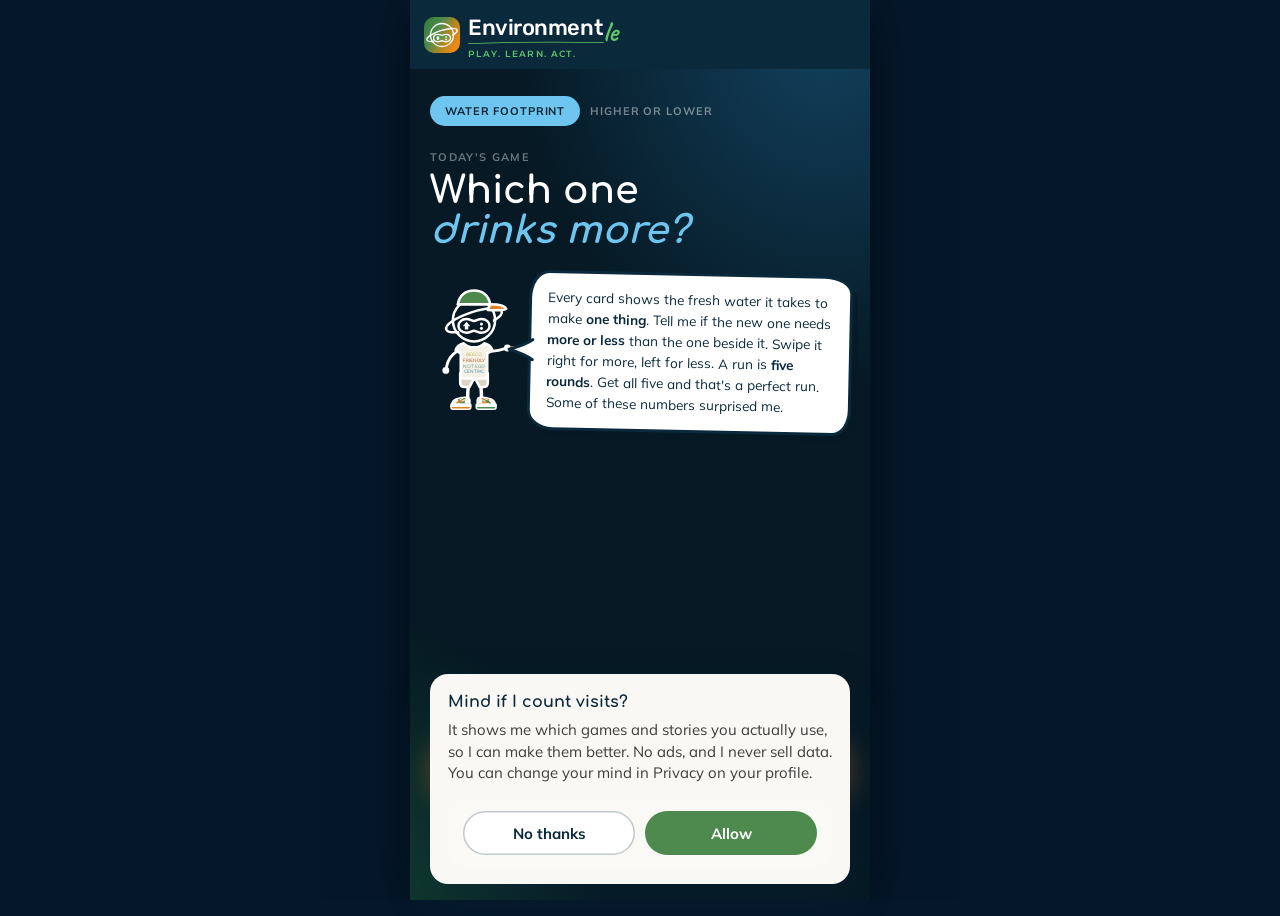
<file: environmentle-water-challenge.html>
<!DOCTYPE html>
<html lang="en">
<head>
<meta charset="UTF-8">
<meta name="viewport" content="width=device-width, initial-scale=1.0, maximum-scale=1.0, user-scalable=no">
<title>Environmentle, Water Challenge</title>
<link rel="icon" type="image/svg+xml" href="/_images/_logo/assets/environmentle-favicon.svg">
<link rel="icon" type="image/png" sizes="32x32" href="/_images/_logo/assets/environmentle-favicon-32.png">
<link rel="apple-touch-icon" sizes="180x180" href="/_images/_logo/assets/environmentle-icon-hero-180.png">
<meta name="description" content="A one-tap game about the fresh water hidden in everyday things. Higher or lower, water edition.">
<script src="analytics.js" data-voice="envie"></script>
<link rel="preconnect" href="https://fonts.googleapis.com">
<link href="https://fonts.googleapis.com/css2?family=Comfortaa:wght@300;400;600;700&family=Montserrat:ital,wght@0,300;0,400;0,500;0,600;0,700;1,400&family=Roboto:wght@400;500&family=Rubik:wght@500&family=Caveat:wght@700&family=Mulish:ital,wght@0,300;0,400;0,600;0,700;1,400&display=swap" rel="stylesheet">
<script src="envie.js" defer></script>
<script src="app.js"></script>
<script src="engine.js"></script>
<script src="day-guard.js" data-played-key="wc_last_played_"></script>
<link href="https://fonts.googleapis.com/css2?family=Material+Symbols+Outlined:opsz,wght,FILL,GRAD@20..48,100..700,0..1,-50..200" rel="stylesheet">
<style>
  *, *::before, *::after { box-sizing: border-box; margin: 0; padding: 0; }

  /* Several blocks below set display, which would otherwise beat the hidden
     attribute. The game leans on [hidden] for the answer buttons, the verdict
     and the reality-check overlay. */
  [hidden] { display: none !important; }

  /* The Carbon Challenge's palette, in water. --water-dark is the same shell
     navy the Carbon Challenge uses for --green-dark, so the two games share
     their chrome; the mid/light/pale ramp is the blue the hub already gives
     the Water Challenge card in index.html. */
  :root {
    --water-dark:  #0a293b;
    --water-mid:   #2199e6;
    --water-light: #6bd0f5;
    --water-pale:  #e8f4fd;
    --orange:      #e27e22;
    --orange-pale: #fdf0e3;
    --cream:       #f0f0f0;
    --text:        #0a293b;
    --text-soft:   #4a6070;
    --white:       #FFFFFF;
    --good:        #3fbf87;
    --bad:         #c03030;
    --radius:      14px;
    --radius-sm:   8px;
    --nav-h:       56px;
  }

  html {
    height: 100%;
    background: #05182a;
    /* The outgoing screen sits at translateY(16px) during a transition, which
       makes the document 16px scrollable. Focusing an answer button then
       scrolls it, sliding the header under the fixed .back-to-hub bar. */
    overflow: hidden;
  }

  body {
    height: 100%;
    max-width: 460px;
    margin: 0 auto;
    position: relative;
    background: var(--cream);
    font-family: 'Montserrat', sans-serif;
    color: var(--text);
    overflow: hidden;
    box-shadow: 0 0 60px rgba(0,0,0,0.5);
  }

  .sr-only {
    position: absolute;
    width: 1px; height: 1px;
    margin: -1px; padding: 0;
    overflow: hidden;
    clip: rect(0 0 0 0);
    white-space: nowrap;
    border: 0;
  }

  /* ── SCREEN MANAGER ── */
  .screen {
    position: absolute;
    inset: 0;
    display: flex;
    flex-direction: column;
    opacity: 0;
    pointer-events: none;
    transition: opacity 0.35s ease, transform 0.35s ease;
    transform: translateY(16px);
    overflow-y: auto;
    -webkit-overflow-scrolling: touch;
  }
  .screen.active {
    opacity: 1;
    pointer-events: all;
    transform: translateY(0);
  }
  .screen.exit {
    opacity: 0;
    transform: translateY(-16px);
  }

  /* ══════════════════════════════════════
     SCREEN 1 — INTRO
  ══════════════════════════════════════ */
  #screen-intro {
    background: var(--water-dark);
    justify-content: space-between;
  }

  #screen-played {
    background: var(--water-dark);
    justify-content: space-between;
  }

  .intro-top {
    padding: 84px 28px 32px;
    flex: 1;
  }

  .badge-row {
    display: flex;
    align-items: center;
    gap: 10px;
    margin-bottom: 32px;
  }

  .category-badge {
    background: var(--water-mid);
    color: white;
    font-size: 11px;
    font-weight: 600;
    letter-spacing: 0.08em;
    text-transform: uppercase;
    padding: 5px 12px;
    border-radius: 100px;
  }

  .sub-badge {
    color: rgba(255,255,255,0.5);
    font-size: 11px;
    letter-spacing: 0.05em;
    text-transform: uppercase;
  }

  .intro-label {
    color: rgba(255,255,255,0.55);
    font-size: 12px;
    font-weight: 500;
    letter-spacing: 0.1em;
    text-transform: uppercase;
    margin-bottom: 12px;
  }

  .intro-title {
    font-family: 'Comfortaa', cursive;
    font-size: clamp(38px, 10vw, 52px);
    font-weight: 900;
    color: white;
    line-height: 1.05;
    margin-bottom: 24px;
  }

  .intro-title em {
    color: var(--water-light);
    font-style: italic;
  }

  .did-you-know {
    background: rgba(255,255,255,0.08);
    border: 1px solid rgba(255,255,255,0.12);
    border-radius: var(--radius);
    padding: 20px 22px;
  }

  .dyk-label {
    font-size: 10px;
    font-weight: 600;
    letter-spacing: 0.12em;
    text-transform: uppercase;
    color: var(--water-light);
    margin-bottom: 8px;
  }

  .dyk-text {
    font-family: 'Comfortaa', cursive;
    font-size: 17px;
    font-weight: 400;
    color: rgba(255,255,255,0.9);
    line-height: 1.5;
  }

  .dyk-text strong { color: white; font-weight: 700; }

  .best-line {
    margin-top: 16px;
    color: var(--water-light);
    font-size: 13px;
    font-weight: 600;
  }
  .best-line:empty { display: none; }

  .intro-bottom {
    padding: 24px 28px 44px;
    background: rgba(0,0,0,0.15);
    border-top: 1px solid rgba(255,255,255,0.08);
  }

  .meta-row {
    display: flex;
    gap: 20px;
    margin-bottom: 24px;
    flex-wrap: wrap;
  }

  .meta-item {
    display: flex;
    align-items: center;
    gap: 7px;
    color: rgba(255,255,255,0.6);
    font-size: 13px;
  }

  .meta-dot {
    width: 6px; height: 6px;
    border-radius: 50%;
    background: var(--water-light);
  }

  .btn-play {
    width: 100%;
    background: var(--orange);
    color: white;
    border: none;
    border-radius: var(--radius);
    padding: 18px 24px;
    font-family: 'Montserrat', sans-serif;
    font-size: 17px;
    font-weight: 600;
    cursor: pointer;
    display: flex;
    align-items: center;
    justify-content: center;
    gap: 10px;
    transition: transform 0.15s, background 0.15s;
    -webkit-tap-highlight-color: transparent;
  }
  .btn-play:active { transform: scale(0.97); background: #c96e2d; }

  .micro {
    margin-top: 14px;
    font-size: 11px;
    line-height: 1.5;
    color: rgba(255,255,255,0.45);
  }

  /* ══════════════════════════════════════
     SCREEN 2 — GAME
  ══════════════════════════════════════ */
  #screen-game {
    background: var(--cream);
    flex-direction: column;
    overflow: hidden; /* card-track-wrapper handles its own scroll */
  }

  /* 58px of top padding clears the fixed .back-to-hub bar. The Carbon
     Challenge uses 52px for a single-line header row; this one carries a
     label above each number, so it needs a little more. */
  .game-header {
    background: var(--water-dark);
    padding: 90px 24px 14px;
    flex-shrink: 0;
  }

  .game-header-row {
    display: flex;
    align-items: center;
    justify-content: space-between;
  }

  .game-title-label {
    color: rgba(255,255,255,0.85);
    font-size: 13px;
    font-weight: 600;
    letter-spacing: 0.01em;
  }

  .streak-row {
    display: flex;
    align-items: center;
    gap: 14px;
  }

  .streak-stat {
    display: flex;
    align-items: baseline;
    gap: 5px;
    line-height: 1.1;
  }

  .streak-label {
    color: rgba(255,255,255,0.5);
    font-size: 9px;
    font-weight: 700;
    letter-spacing: 0.1em;
    text-transform: uppercase;
  }

  .streak-value {
    font-family: 'Comfortaa', cursive;
    font-size: 18px;
    font-weight: 700;
    color: white;
    font-variant-numeric: tabular-nums;
  }
  .streak-value.best { color: rgba(255,255,255,0.55); font-size: 15px; }

  /* A run is capped at ten, so the header carries two new things: where you
     are in the run, and a way out of it. Same chrome as the Carbon
     Challenge's tries row — low-opacity white on the dark header. */
  .game-progress-row {
    display: flex;
    align-items: center;
    gap: 10px;
    margin-top: 12px;
  }

  .progress-label {
    color: rgba(255,255,255,0.55);
    font-size: 9px;
    font-weight: 700;
    letter-spacing: 0.1em;
    text-transform: uppercase;
    white-space: nowrap;
  }

  .progress-track {
    flex: 1;
    min-width: 40px;
    height: 4px;
    border-radius: 100px;
    background: rgba(255,255,255,0.14);
    overflow: hidden;
  }

  .progress-fill {
    display: block;
    height: 100%;
    width: 0%;
    border-radius: 100px;
    background: var(--water-light);
    transition: width 0.35s ease;
  }

  .btn-exit {
    flex-shrink: 0;
    display: inline-flex;
    align-items: center;
    gap: 5px;
    background: rgba(255,255,255,0.1);
    border: 1px solid rgba(255,255,255,0.18);
    color: rgba(255,255,255,0.8);
    font-family: inherit;
    font-size: 11px;
    font-weight: 600;
    line-height: 1.4;
    padding: 4px 11px;
    border-radius: 100px;
    cursor: pointer;
    transition: background 0.2s ease, color 0.2s ease;
  }
  .btn-exit:hover { background: rgba(255,255,255,0.18); color: var(--white); }
  .btn-exit:active { transform: scale(0.97); }
  .btn-exit:focus-visible {
    outline: 2px solid var(--water-light);
    outline-offset: 2px;
  }

  @media (prefers-reduced-motion: reduce) {
    .progress-fill { transition: none; }
  }

  .card-track-wrapper {
    flex: 1;
    min-height: 0;
    overflow-y: auto;
    overflow-x: hidden;
    -webkit-overflow-scrolling: touch;
    padding: 14px 14px 20px;
  }

  .game-question {
    font-family: 'Comfortaa', cursive;
    font-size: 19px;
    font-weight: 700;
    line-height: 1.35;
    text-align: center;
    color: var(--text);
    margin-bottom: 6px;
  }

  .game-basis {
    font-size: 11px;
    text-align: center;
    color: var(--text-soft);
    margin-bottom: 14px;
  }

  .card-track {
    display: flex;
    flex-direction: column;
    gap: 8px;
  }

  /* ── CARDS ── */
  .card {
    position: relative;
    background: white;
    border-radius: var(--radius);
    border: 1px solid rgba(0,0,0,0.06);
    box-shadow: 0 2px 10px rgba(10,41,59,0.07);
    padding: 14px 16px 14px 22px;
    display: flex;
    align-items: center;
    gap: 14px;
    overflow: hidden;
    transition: border-color 0.2s, box-shadow 0.2s;
  }

  .card-color-bar {
    position: absolute;
    left: 0; top: 0; bottom: 0;
    width: 6px;
    background: var(--water-mid);
  }

  .card-emoji {
    font-size: 30px;
    line-height: 1;
    flex-shrink: 0;
  }

  .card-body { flex: 1; min-width: 0; }

  .card-title {
    font-size: 15px;
    font-weight: 700;
    line-height: 1.25;
    color: var(--text);
  }

  /* Where a home figure comes from. Neutral on purpose: it is a label, not praise. */
  .card-origin {
    display: inline-block; margin-left: 6px; padding: 1px 7px; border-radius: 999px;
    background: #eef1f3; color: #52667a;
    font-family: 'Mulish', sans-serif; font-size: 9px; font-weight: 800;
    letter-spacing: .08em; text-transform: uppercase; vertical-align: 1px;
  }
  .card-sub {
    font-size: 11px;
    color: var(--text-soft);
    margin-top: 2px;
  }

  .card-footer {
    flex-shrink: 0;
    text-align: right;
  }

  .card-impact {
    font-family: 'Comfortaa', cursive;
    font-size: 17px;
    font-weight: 700;
    color: var(--water-dark);
    font-variant-numeric: tabular-nums;
    line-height: 1.1;
  }

  .card-impact-unit {
    font-family: 'Montserrat', sans-serif;
    font-size: 10px;
    font-weight: 600;
    color: var(--text-soft);
  }

  .card-cat-label {
    font-size: 8px;
    font-weight: 800;
    letter-spacing: 0.08em;
    text-transform: uppercase;
    color: var(--water-mid);
    margin-top: 3px;
  }

  /* Category accents, the Carbon Challenge's cat-* pattern in water blues */
  .card.cat-animal    .card-color-bar { background: #1b6fa8; }
  .card.cat-plant     .card-color-bar { background: #3fb8a0; }
  .card.cat-drink     .card-color-bar { background: #2199e6; }
  .card.cat-goods     .card-color-bar { background: #6b83a8; }
  .card.cat-home      .card-color-bar { background: #6bd0f5; }
  .card.cat-fruit     .card-color-bar { background: #e07a5f; }
  .card.cat-veg       .card-color-bar { background: #5bb56a; }
  .card.cat-commodity .card-color-bar { background: #c9a227; }
  .card.cat-clothes   .card-color-bar { background: #8a6fb5; }
  .card.cat-tech      .card-color-bar { background: #4a5a78; }
  .card.cat-animal    .card-cat-label { color: #1b6fa8; }
  .card.cat-plant     .card-cat-label { color: #2f9884; }
  .card.cat-drink     .card-cat-label { color: #2199e6; }
  .card.cat-goods     .card-cat-label { color: #6b83a8; }
  .card.cat-home      .card-cat-label { color: #3aaad6; }
  .card.cat-fruit     .card-cat-label { color: #c8603f; }
  .card.cat-veg       .card-cat-label { color: #3f9a4f; }
  .card.cat-commodity .card-cat-label { color: #9c7c12; }
  .card.cat-clothes   .card-cat-label { color: #7457a3; }
  .card.cat-tech      .card-cat-label { color: #4a5a78; }

  /* The mystery card: number hidden until answered */
  .card-mystery .card-impact { color: var(--water-mid); }
  .card-mystery:not(.revealed) .card-impact-unit { opacity: 0.45; }
  .card-mystery.correct { border-color: var(--good); box-shadow: 0 0 0 1.5px var(--good) inset; }
  .card-mystery.wrong   { border-color: var(--bad);  box-shadow: 0 0 0 1.5px var(--bad) inset; }

  /* Swipe: drag the mystery card left for less, right for more. pan-y keeps
     vertical scrolling with the browser; sideways drags come to us. */
  .card-mystery.swipeable {
    touch-action: pan-y;
    cursor: grab;
    user-select: none;
    -webkit-user-select: none;
    transition: border-color 0.2s, box-shadow 0.2s, transform 0.25s cubic-bezier(.2,.8,.3,1);
  }
  .card-mystery.dragging { cursor: grabbing; transition: none; }
  .skin.g-water .card-mystery.swipeable { overflow: hidden; }
  .swipe-stamp {
    position: absolute;
    inset: 0;
    border-radius: inherit;
    display: flex;
    align-items: center;
    justify-content: center;
    font-family: 'Montserrat', sans-serif;
    font-size: 18px;
    font-weight: 800;
    letter-spacing: 0.1em;
    text-transform: uppercase;
    color: white;
    background: rgba(10,41,59,0.86);
    opacity: 0;
    pointer-events: none;
  }
  .swipe-stamp.less::before { content: '\2190\00a0'; }
  .swipe-stamp.more { background: rgba(33,153,230,0.88); }
  .swipe-stamp.more::after { content: '\00a0\2192'; }
  .card-mystery.swipe-less .swipe-stamp.less,
  .card-mystery.swipe-more .swipe-stamp.more { opacity: var(--swipe, 0); }

  .versus {
    text-align: center;
    font-size: 10px;
    font-weight: 800;
    letter-spacing: 0.22em;
    text-transform: uppercase;
    color: var(--text-soft);
    padding: 2px 0;
  }

  /* ── VERDICT ── */
  .card-detail {
    background: white;
    border-left: 4px solid var(--water-mid);
    border-radius: var(--radius-sm);
    padding: 12px 14px;
    margin-top: 10px;
    box-shadow: 0 2px 10px rgba(10,41,59,0.06);
  }

  .card-fact-title {
    font-family: 'Comfortaa', cursive;
    font-size: 15px;
    font-weight: 700;
    margin-bottom: 4px;
  }
  .card-fact-title.correct-msg { color: var(--good); }
  .card-fact-title.wrong-msg   { color: var(--bad); }

  .card-fact-text {
    font-size: 12.5px;
    line-height: 1.5;
    color: var(--text);
    margin-bottom: 4px;
  }

  .card-fact-comment {
    font-size: 12.5px;
    line-height: 1.5;
    color: var(--text-soft);
  }

  /* ── BOTTOM ACTION BAR ── */
  .game-footer {
    flex-shrink: 0;
    padding: 12px 14px env(safe-area-inset-bottom, 14px);
    background: var(--cream);
    display: flex;
    gap: 10px;
    border-top: 1px solid rgba(0,0,0,0.06);
  }

  .btn-submit {
    flex: 1;
    background: var(--water-dark);
    color: white;
    border: none;
    border-radius: var(--radius);
    padding: 13px 18px;
    font-family: 'Montserrat', sans-serif;
    font-size: 16px;
    font-weight: 600;
    cursor: pointer;
    display: flex;
    flex-direction: column;
    align-items: center;
    justify-content: center;
    gap: 2px;
    min-height: 60px;
    transition: background 0.15s, transform 0.12s;
    -webkit-tap-highlight-color: transparent;
  }
  .btn-submit:active { transform: scale(0.97); background: #06202f; }
  .btn-submit:focus-visible { outline: 3px solid var(--water-light); outline-offset: 2px; }

  .btn-word {
    font-size: 17px;
    font-weight: 700;
    letter-spacing: 0.04em;
    text-transform: uppercase;
  }

  .btn-hint {
    font-size: 9px;
    font-weight: 500;
    letter-spacing: 0.06em;
    color: rgba(255,255,255,0.5);
  }

  /* The swipe is the main way to answer. Less and More stay as compact tap
     targets for anyone who cannot or would rather not drag. The app skin
     (.skin.g-water in app.css) gives them its navy pill; this only sizes them. */
  .btn-submit.alt,
  .skin.g-water .btn-submit.alt {
    flex: 0 0 auto;
    flex-direction: row;
    gap: 6px;
    min-height: 48px;
    padding: 12px 14px;
  }
  .btn-submit.alt .btn-word,
  .skin.g-water .btn-submit.alt .btn-word { font-size: 15px; }
  .swipe-hint {
    flex: 1;
    align-self: center;
    margin: 0;
    text-align: center;
    font-size: 12px;
    font-weight: 600;
    white-space: nowrap;
    color: rgba(255,255,255,0.6);
  }
  .swipe-hint[hidden] { display: none; }

  .btn-submit.next {
    background: var(--orange);
    flex-direction: row;
  }
  .btn-submit.next:active { background: #c96e2d; }

  /* ══════════════════════════════════════
     SCREEN 3 — SCORE
  ══════════════════════════════════════ */
  #screen-score {
    background: var(--water-dark);
    justify-content: flex-start;
  }

  .score-top {
    padding: 88px 28px 24px;
    display: flex;
    flex-direction: column;
    align-items: center;
    text-align: center;
    flex-shrink: 0;
  }

  .score-label {
    color: rgba(255,255,255,0.55);
    font-size: 12px;
    font-weight: 600;
    letter-spacing: 0.12em;
    text-transform: uppercase;
    margin-bottom: 12px;
  }

  .score-number {
    font-family: 'Comfortaa', cursive;
    font-size: clamp(72px, 20vw, 96px);
    font-weight: 900;
    color: white;
    line-height: 1;
    margin-bottom: 4px;
    font-variant-numeric: tabular-nums;
  }

  .score-max {
    color: rgba(255,255,255,0.4);
    font-size: 18px;
    font-weight: 500;
    margin-bottom: 20px;
  }

  .score-message {
    font-family: 'Comfortaa', cursive;
    font-size: 17px;
    font-weight: 700;
    color: white;
    line-height: 1.3;
    margin-bottom: 8px;
  }

  .score-sub {
    font-size: 14px;
    color: rgba(255,255,255,0.6);
    line-height: 1.5;
    max-width: 280px;
  }

  .score-pills {
    display: flex;
    gap: 10px;
    margin-top: 20px;
    flex-wrap: wrap;
    justify-content: center;
  }

  .score-pill {
    background: rgba(255,255,255,0.1);
    border: 1px solid rgba(255,255,255,0.15);
    color: rgba(255,255,255,0.8);
    font-size: 12px;
    font-weight: 500;
    padding: 5px 14px;
    border-radius: 100px;
  }

  .score-pill.highlight {
    background: rgba(107,208,245,0.18);
    border-color: var(--water-light);
    color: var(--water-light);
  }

  .score-body {
    /* the bottom nav is hidden here now, as it is in the other games, so this
       only needs ordinary breathing room at the end of the scroll */
    padding: 4px 20px 28px;
  }

  /* Panels on the score screen, styled like the Carbon Challenge's action cards */
  .panel {
    background: rgba(255,255,255,0.06);
    border: 1px solid rgba(255,255,255,0.1);
    border-radius: var(--radius);
    padding: 18px 20px;
    margin-bottom: 12px;
  }

  .panel-title {
    font-family: 'Comfortaa', cursive;
    font-size: 16px;
    font-weight: 700;
    color: white;
    margin-bottom: 6px;
  }

  .panel-intro {
    font-size: 12.5px;
    line-height: 1.55;
    color: rgba(255,255,255,0.6);
    margin-bottom: 10px;
  }

  .panel p {
    font-size: 12.5px;
    line-height: 1.6;
    color: rgba(255,255,255,0.75);
    margin-bottom: 9px;
  }
  .panel p:last-child { margin-bottom: 0; }

  .panel-caveat { background: rgba(33,153,230,0.1); border-color: rgba(107,208,245,0.22); }

  .fact-list { margin: 0; padding-left: 18px; }
  .fact-list li {
    font-size: 13px;
    line-height: 1.55;
    color: rgba(255,255,255,0.85);
    margin-bottom: 8px;
  }
  .fact-list li:last-child { margin-bottom: 0; }
  .fact-list li::marker { color: var(--water-light); }

  .explainer { margin: 0; }
  .explainer dt {
    margin-top: 10px;
    font-weight: 700;
    font-size: 13px;
    color: white;
  }
  .explainer dt:first-child { margin-top: 0; }
  .explainer dt::before {
    content: "";
    display: inline-block;
    width: 10px; height: 10px;
    margin-right: 8px;
    border-radius: 50%;
    vertical-align: middle;
  }
  .swatch-green::before { background: #6fd08c; }
  .swatch-blue::before  { background: #4aa8ff; }
  .swatch-grey::before  { background: #9aa9b4; }
  .explainer dd {
    margin: 3px 0 0;
    font-size: 12.5px;
    line-height: 1.55;
    color: rgba(255,255,255,0.6);
  }

  .wiki-link {
    display: inline-block;
    margin-top: 4px;
    color: var(--water-light);
    font-size: 12.5px;
    font-weight: 600;
  }

  /* Same padding and stacking as the Carbon Challenge's score-bottom */
  .score-bottom {
    padding: 16px 20px 16px;
    display: flex;
    flex-direction: column;
    gap: 10px;
    flex-shrink: 0;
  }

  /* Primary CTA — Take further action */
  .btn-action {
    width: 100%;
    background: var(--orange);
    color: white;
    border: none;
    border-radius: var(--radius);
    padding: 13px 20px;
    font-family: 'Montserrat', sans-serif;
    font-size: 14px;
    font-weight: 600;
    cursor: pointer;
    transition: background 0.15s, transform 0.12s;
    -webkit-tap-highlight-color: transparent;
  }
  .btn-action:active { transform: scale(0.97); background: #c96e2d; }

  /* Finish button — dark with orange border */
  .btn-finish {
    width: 100%;
    background: var(--water-dark);
    color: rgba(255,255,255,0.9);
    border: 1.5px solid var(--orange);
    border-radius: var(--radius);
    padding: 13px 20px;
    font-family: 'Montserrat', sans-serif;
    font-size: 14px;
    font-weight: 600;
    cursor: pointer;
    transition: background 0.15s, transform 0.12s;
    -webkit-tap-highlight-color: transparent;
    text-decoration: none;
    display: block;
    text-align: center;
  }
  .btn-finish:active { transform: scale(0.97); background: rgba(255,255,255,0.05); }

  /* ══════════════════════════════════════
     REALITY CHECK OVERLAY
  ══════════════════════════════════════ */
  .reality {
    position: fixed;
    inset: 0;
    left: 50%;
    transform: translateX(-50%);
    width: 100%;
    max-width: 460px;
    z-index: 500;
    display: flex;
    align-items: center;
    justify-content: center;
    padding: 20px;
    background: rgba(5,24,42,0.95);
    backdrop-filter: blur(4px);
    -webkit-backdrop-filter: blur(4px);
  }

  .reality-card {
    width: 100%;
    background:
      radial-gradient(90% 70% at 50% 0%, rgba(33,153,230,0.28), transparent 70%),
      rgba(255,255,255,0.07);
    border: 1px solid rgba(107,208,245,0.28);
    border-radius: 22px;
    padding: 28px 22px;
    text-align: center;
  }

  .reality-eyebrow {
    font-size: 10px;
    font-weight: 700;
    letter-spacing: 0.18em;
    text-transform: uppercase;
    color: var(--water-light);
    margin-bottom: 14px;
  }

  .reality-lead {
    font-size: 13px;
    color: rgba(255,255,255,0.65);
    margin-bottom: 10px;
    line-height: 1.5;
  }

  .reality-big {
    font-family: 'Comfortaa', cursive;
    font-size: clamp(24px, 8vw, 32px);
    font-weight: 700;
    color: white;
    line-height: 1.2;
    margin-bottom: 10px;
  }

  .reality-sub {
    font-size: 12px;
    color: rgba(255,255,255,0.55);
    margin-bottom: 18px;
    line-height: 1.5;
  }

  .reality-streak {
    font-size: 11px;
    font-weight: 700;
    letter-spacing: 0.1em;
    text-transform: uppercase;
    color: var(--water-light);
    margin-bottom: 18px;
  }

  /* ── ANIMATIONS ── */
  @keyframes pop {
    0%   { transform: scale(0.8); opacity: 0; }
    60%  { transform: scale(1.1); }
    100% { transform: scale(1); opacity: 1; }
  }
  @keyframes slideUp {
    from { transform: translateY(20px); opacity: 0; }
    to   { transform: translateY(0); opacity: 1; }
  }

  .pop-in { animation: pop 0.4s cubic-bezier(0.34, 1.56, 0.64, 1) both; }
  .stagger-1 { animation: slideUp 0.4s 0.05s both; }
  .stagger-2 { animation: slideUp 0.4s 0.15s both; }
  .stagger-3 { animation: slideUp 0.4s 0.25s both; }
  .stagger-4 { animation: slideUp 0.4s 0.35s both; }

  /* ── BACK TO HUB ── */
  .back-to-hub {
    position: fixed;
    top: 0;
    left: 50%;
    transform: translateX(-50%);
    width: 100%;
    max-width: 460px;
    z-index: 999;
    text-decoration: none;
    display: flex;
    align-items: center;
    gap: 8px;
    padding: 12px 20px 10px 14px;
    background: var(--water-dark);
    opacity: 1;
    transition: opacity 0.15s;
    -webkit-tap-highlight-color: transparent;
  }
  .back-to-hub:active { opacity: 0.6; }

  /* Environmentle wordmark, live text per brand kit */
  .em-lockup {
    display: inline-flex;
    flex-direction: column;
    align-items: flex-start;
  }
  .em-wordmark {
    display: inline-flex;
    align-items: baseline;
    position: relative;
    font-family: 'Rubik', 'Montserrat', sans-serif;
    font-weight: 500;
    font-size: 22px;
    letter-spacing: -0.02em;
    line-height: 1;
    color: #ffffff;
    white-space: nowrap;
  }
  .em-wordmark .em-le {
    font-family: 'Caveat', cursive;
    font-weight: 700;
    font-size: 1.3em;
    line-height: 1;
    color: #62c46a;
    margin-left: 0.03em;
    position: relative;
    top: 0.2em;
  }
  .em-tagline {
    font-family: 'Montserrat', sans-serif;
    font-weight: 600;
    font-size: 8.5px;
    letter-spacing: 0.16em;
    text-transform: uppercase;
    color: #62c46a;
    margin-top: 8px;
  }
  .em-swoosh::after {
    content: '';
    position: absolute;
    left: 0;
    right: 0.6em;
    bottom: -0.16em;
    height: 0.14em;
    background: url("data:image/svg+xml;utf8,<svg xmlns='http://www.w3.org/2000/svg' viewBox='0 0 100 10' preserveAspectRatio='none'><path d='M1 8.5 Q 50 1 99 5.5' fill='none' stroke='%2362c46a' stroke-width='2.2' stroke-linecap='round'/></svg>") no-repeat center / 100% 100%;
    pointer-events: none;
  }
  /* ── GAME BOTTOM NAV ── */
  .material-symbols-outlined {
    font-variation-settings: 'FILL' 0, 'wght' 400, 'GRAD' 0, 'opsz' 24;
    vertical-align: middle; line-height: 1;
  }
  /* ══════════════════════════════════════
     SCREEN 4 — ACTIONS
     Ported from the Carbon Challenge so a pledge looks and behaves the same in
     both games. Only the palette changes: green-dark/mid/pale become the water
     equivalents. Class names, structure and sizing are deliberately identical.
  ══════════════════════════════════════ */
  #screen-action {
    background: var(--cream);
    flex-direction: column;
    /* the body scrolls, the header and footer stay put, as in the other games */
    overflow: hidden;
  }

  .action-header {
    background: var(--water-dark);
    padding: 84px 24px 28px;
    flex-shrink: 0;
  }

  .action-header-title {
    font-family: 'Comfortaa', cursive;
    font-size: 26px;
    font-weight: 900;
    color: white;
    line-height: 1.2;
    margin-bottom: 6px;
  }

  .action-header-sub {
    color: rgba(255,255,255,0.6);
    font-size: 14px;
  }

  .action-body {
    flex: 1;
    min-height: 0;
    padding: 20px 20px 20px;
    overflow-y: auto;
  }

  .action-intro {
    font-size: 14px;
    color: var(--text-soft);
    line-height: 1.6;
    margin-bottom: 20px;
    padding: 16px;
    background: white;
    border-radius: var(--radius-sm);
    border-left: 3px solid var(--water-mid);
  }

  .action-card {
    background: white;
    border-radius: var(--radius);
    padding: 18px 18px 16px;
    margin-bottom: 12px;
    border: 2px solid transparent;
    transition: border-color 0.2s, background 0.2s;
    cursor: pointer;
    -webkit-tap-highlight-color: transparent;
  }

  .action-card.selected {
    border-color: var(--water-mid);
    background: var(--water-pale);
  }

  .action-card:focus-visible {
    outline: 3px solid var(--water-mid);
    outline-offset: 2px;
  }

  .action-card-nothing {
    background: transparent;
    border: 1.5px dashed rgba(0,0,0,0.15);
    margin-bottom: 16px; /* extra gap to separate from real actions */
  }
  .action-card-nothing .action-card-title {
    color: var(--text-soft);
    font-weight: 500;
  }
  .action-card-nothing.selected {
    border-style: solid;
    border-color: var(--text-soft);
    background: rgba(0,0,0,0.04);
  }

  .action-card-top {
    display: flex;
    align-items: flex-start;
    justify-content: space-between;
    gap: 10px;
    margin-bottom: 8px;
  }

  .action-card-title {
    font-size: 15px;
    font-weight: 600;
    color: var(--text);
    line-height: 1.3;
    flex: 1;
  }

  .action-level {
    font-size: 10px;
    font-weight: 700;
    letter-spacing: 0.08em;
    text-transform: uppercase;
    padding: 3px 9px;
    border-radius: 100px;
    flex-shrink: 0;
  }

  .level-beginner     { background: #E8F5E9; color: #2E7D32; }
  .level-intermediate { background: #FFF3E0; color: #E65100; }
  .level-advanced     { background: #FCE4EC; color: #AD1457; }

  .action-card-desc {
    font-size: 13px;
    color: var(--text-soft);
    line-height: 1.5;
    margin-bottom: 10px;
  }

  .action-card-meta {
    display: flex;
    align-items: center;
    gap: 14px;
  }

  .action-pts    { font-size: 12px; font-weight: 600; color: var(--water-mid); }
  .action-carbon { font-size: 12px; color: var(--text-soft); }

  .action-checkbox {
    width: 22px; height: 22px;
    border-radius: 50%;
    border: 2px solid rgba(0,0,0,0.15);
    display: flex;
    align-items: center;
    justify-content: center;
    margin-left: auto;
    transition: background 0.2s, border-color 0.2s;
    flex-shrink: 0;
  }

  .action-card.selected .action-checkbox {
    background: var(--water-mid);
    border-color: var(--water-mid);
  }

  .action-footer {
    flex-shrink: 0;
    background: var(--cream);
    padding: 16px 20px 16px;
    border-top: 1px solid rgba(0,0,0,0.06);
    display: flex;
    flex-direction: column;
    gap: 12px;
    margin-top: auto;
  }

  /* Sized and coloured exactly as the Carbon Challenge and the quiz do it: the
     game's own dark tone, not the orange, which belongs to "Take further
     action" one screen earlier. */
  .btn-commit {
    width: 100%;
    background: var(--water-dark);
    color: white;
    border: none;
    border-radius: var(--radius);
    padding: 17px 24px;
    font-family: 'Montserrat', sans-serif;
    font-size: 16px;
    font-weight: 600;
    cursor: pointer;
    transition: background 0.15s, transform 0.12s;
    -webkit-tap-highlight-color: transparent;
  }
  .btn-commit:active { transform: scale(0.97); }
  .btn-commit:disabled { opacity: 0.45; }

  .btn-action-back {
    background: none;
    border: none;
    color: var(--text-soft);
    font-family: 'Montserrat', sans-serif;
    font-size: 13px;
    font-weight: 500;
    cursor: pointer;
    display: flex;
    align-items: center;
    justify-content: center;
    gap: 6px;
    padding: 4px;
    -webkit-tap-highlight-color: transparent;
  }
  .btn-action-back:active { opacity: 0.6; }
  .btn-action-back svg { width: 13px; height: 13px; }

  .app-nav {
    display: none; /* the other games never show it mid-game, and neither do we */
    position: fixed;
    bottom: 0; left: 50%;
    transform: translateX(-50%);
    width: 100%; max-width: 460px;
    height: calc(var(--nav-h) + env(safe-area-inset-bottom, 0px));
    padding: 0 8px env(safe-area-inset-bottom, 0px);
    background: rgba(10,41,59,0.97);
    backdrop-filter: blur(14px);
    -webkit-backdrop-filter: blur(14px);
    border-top: 1px solid rgba(255,255,255,0.08);
    box-shadow: 0 -8px 28px rgba(0,0,0,0.35);
    justify-content: space-around;
    align-items: center;
    z-index: 300;
  }
  .app-nav-item {
    display: flex;
    flex-direction: column;
    align-items: center;
    justify-content: center;
    gap: 3px;
    padding: 7px 14px;
    border-radius: 100px;
    cursor: pointer;
    -webkit-tap-highlight-color: transparent;
    transition: background 0.2s, color 0.2s, transform 0.15s;
    background: none;
    border: none;
    color: rgba(255,255,255,0.4);
    text-decoration: none;
  }
  .app-nav-item .material-symbols-outlined { font-size: 22px !important; }
  .app-nav-label {
    font-family: 'Montserrat', sans-serif;
    font-size: 9px; font-weight: 700;
    text-transform: uppercase; letter-spacing: 0.07em;
  }
  .app-nav-item.active { background: #e27e22; color: white; }
  .app-nav-item:active { transform: scale(0.88); }

  /* ── REDUCED MOTION ── */
  @media (prefers-reduced-motion: reduce) {
    * {
      animation-duration: 0.001ms !important;
      animation-iteration-count: 1 !important;
      transition-duration: 0.001ms !important;
      scroll-behavior: auto !important;
    }
  }
</style>
<link rel="stylesheet" href="app.css">
</head>
<body class="game g-water">

<a class="back-to-hub" href="index.html">
  <img src="_images/_logo/assets/environmentle-icon-hero.svg" width="36" height="36" alt="Environmentle logo" style="object-fit:contain;">
  <span class="em-lockup">
    <span class="em-wordmark em-swoosh">Environment<span class="em-le">le</span></span>
    <span class="em-tagline">Play. Learn. Act.</span>
  </span>
</a>

<!-- ══════════════════════════════════════════════════════
     SCREEN 0 — ALREADY PLAYED TODAY
     Same shape and wording as the Carbon Challenge's played screen, in this
     game's palette. Shown instead of the intro when the day's play is used up.
══════════════════════════════════════════════════════ -->
<div id="screen-played" class="screen">
  <div class="intro-top" style="justify-content:center;align-items:center;text-align:center;gap:16px;">
    <envie-mascot pose="wave" hat="hat" aria-hidden="true" style="display:block;position:relative;width:120px;margin:0 auto 4px;color:#fff;"></envie-mascot>
    <p class="intro-label">You've already played today</p>
    <h1 class="intro-title" style="font-size:clamp(28px,7vw,42px);">Come back<br><em>tomorrow</em></h1>
    <p style="font-size:14px;color:rgba(255,255,255,0.6);max-width:280px;line-height:1.6;">
      One run a day, that's the rhythm. Your score from today:
    </p>
    <div style="font-family:'Comfortaa',cursive;font-size:52px;font-weight:700;color:white;" id="played-score">0</div>
    <p style="font-size:12px;color:rgba(255,255,255,0.4);letter-spacing:0.05em;">pts</p>
    <p style="font-size:13px;color:rgba(255,255,255,0.5);max-width:280px;line-height:1.6;" id="played-when">
      A fresh run unlocks at midnight.
    </p>
  </div>
  <div class="intro-bottom">
    <a class="btn-play stagger-4" href="index.html?hub=1" style="text-decoration:none;display:flex;align-items:center;justify-content:center;gap:8px;">
      ← Back to games
    </a>
  </div>
</div>


<!-- ══════════════════════════════════════════════════════
     SCREEN 1 — INTRO
══════════════════════════════════════════════════════ -->
<div id="screen-intro" class="screen active">
  <div class="intro-top">
    <div class="badge-row stagger-1">
      <span class="category-badge">Water Footprint</span>
      <span class="sub-badge">Higher or lower</span>
    </div>
    <p class="intro-label stagger-1">Today's game</p>
    <h1 class="intro-title stagger-2">Which one<br><em>drinks more?</em></h1>
    <div class="erow mid stagger-3">
      <envie-mascot pose="point" hat="cap"></envie-mascot>
      <div class="bb r2 tail-low">
        <p class="dyk-text">
        Every card shows the fresh water it takes to make <strong>one thing</strong>. Tell me if the
        new one needs <strong>more or less</strong> than the one beside it. Swipe it right for more, left for less. A run is
        <strong>five rounds</strong>. Get all five and that's a perfect run. Some of these numbers surprised me.
      </p>
        <svg class="tail" viewBox="0 0 30 44" aria-hidden="true"><path d="M25.5 12 C20 16 12 19 2 22 C12 25 20 28 25.5 32"></path></svg>
      </div>
    </div>
    <p class="best-line stagger-3" id="retry-note" hidden></p>
    <p class="best-line stagger-3" id="start-best"></p>
  </div>
  <div class="intro-bottom">
    <div class="meta-row stagger-4">
      <div class="meta-item"><div class="meta-dot"></div> 5 rounds</div>
      <div class="meta-item"><div class="meta-dot"></div> Once a day</div>
      <div class="meta-item"><div class="meta-dot"></div> 150 pts max</div>
    </div>
    <button class="btn-play stagger-4" id="btn-start">
      <span id="btn-start-label">Start guessing</span>
      <svg width="18" height="18" fill="none" stroke="white" stroke-width="2.5" viewBox="0 0 24 24">
        <path d="M5 12h14M12 5l7 7-7 7"/>
      </svg>
    </button>
    <p class="micro stagger-4">
      Food and goods figures are global averages from the Water Footprint Network. Home figures are
      Irish from Uisce Éireann where they publish one, European otherwise, and the card says which.
      Real numbers move with the country, the farm and the season. Treat them as a compass, not a GPS.
    </p>
  </div>
</div>


<!-- ══════════════════════════════════════════════════════
     SCREEN 2 — GAME
══════════════════════════════════════════════════════ -->
<div id="screen-game" class="screen">
  <div class="game-header">
    <div class="game-header-row">
      <span class="game-title-label">More or less water?</span>
      <div class="streak-row" id="streak-row">
        <div class="streak-stat">
          <span class="streak-label">Streak</span>
          <span class="streak-value" id="streak">0</span>
        </div>
        <div class="streak-stat">
          <span class="streak-label">Best</span>
          <span class="streak-value best" id="best">0</span>
        </div>
      </div>
    </div>

    <div class="game-progress-row">
      <p class="progress-label" id="progress-label">Round 1 of 5</p>
      <div class="progress-track" aria-hidden="true">
        <span class="progress-fill" id="progress-fill"></span>
      </div>
      <!-- hidden until a run is actually in play; showScreen() manages it -->
      <button type="button" class="btn-exit" id="btn-exit" hidden
              aria-label="End this run and see your score">
        End run
      </button>
    </div>
  </div>

  <div class="card-track-wrapper" id="card-track-wrapper">
    <div class="erow top sm">
      <envie-mascot id="game-envie" pose="think" hat="hat"></envie-mascot>
      <div class="bb r3 tail-top" id="question-bubble">
        <p class="game-question" id="question"></p>
        <p class="game-basis" id="basis-note"></p>
        <svg class="tail" viewBox="0 0 30 44" aria-hidden="true"><path d="M25.5 12 C20 16 12 19 2 22 C12 25 20 28 25.5 32"></path></svg>
      </div>
    </div>

    <div class="card-track" id="card-track">
      <article class="card revealed" id="card-left" aria-label="Known item">
        <div class="card-color-bar"></div>
        <div class="card-emoji"></div>
        <div class="card-body">
          <div class="card-title"></div>
          <div class="card-sub"></div>
        </div>
        <div class="card-footer">
          <div class="card-impact"><span class="card-value"></span> <span class="card-impact-unit">litres</span></div>
          <div class="card-cat-label"></div>
        </div>
      </article>

      <p class="versus" aria-hidden="true">vs</p>

      <article class="card card-mystery" id="card-right" aria-label="Item to guess">
        <div class="card-color-bar"></div>
        <div class="card-emoji"></div>
        <div class="card-body">
          <div class="card-title"></div>
          <div class="card-sub"></div>
        </div>
        <div class="card-footer">
          <div class="card-impact"><span class="card-value">?</span> <span class="card-impact-unit">litres</span></div>
          <div class="card-cat-label"></div>
        </div>
        <span class="swipe-stamp less" aria-hidden="true">Less</span>
        <span class="swipe-stamp more" aria-hidden="true">More</span>
      </article>
    </div>

    <div class="card-detail" id="verdict" hidden>
      <p class="card-fact-title" id="verdict-title"></p>
      <p class="card-fact-text" id="verdict-line"></p>
      <p class="card-fact-comment" id="verdict-fact"></p>
    </div>
  </div>

  <div class="game-footer">
    <button class="btn-submit alt" id="btn-less" aria-label="Less water">
      <span aria-hidden="true">←</span><span class="btn-word">Less</span>
    </button>
    <p class="swipe-hint" id="swipe-hint">Swipe the card</p>
    <button class="btn-submit alt" id="btn-more" aria-label="More water">
      <span class="btn-word">More</span><span aria-hidden="true">→</span>
    </button>
    <button class="btn-submit next" id="btn-next" hidden>Next</button>
  </div>
</div>


<!-- ══════════════════════════════════════════════════════
     SCREEN 3 — SCORE
══════════════════════════════════════════════════════ -->
<div id="screen-score" class="screen">
  <div class="score-top">
    <p class="score-label" id="score-label">Your score</p>
    <div class="score-number pop-in" id="end-points">0</div>
    <p class="score-max" id="score-max">pts today</p>
    <div class="erow center lg">
      <envie-mascot id="score-envie" pose="flag" hat="hat"></envie-mascot>
      <div class="bb r5 tail-low">
        <p class="score-message" id="score-message">Nice one!</p>
        <p class="score-sub" id="end-lead"></p>
        <svg class="tail" viewBox="0 0 30 44" aria-hidden="true"><path d="M25.5 12 C20 16 12 19 2 22 C12 25 20 28 25.5 32"></path></svg>
      </div>
    </div>
    <div class="score-pills">
      <span class="score-pill highlight" id="score-pill-streak"></span>
      <span class="score-pill" id="score-pill-best"></span>
      <span class="score-pill" id="score-pill-bonus"></span>
    </div>
  </div>

  <div class="score-body">
    <div class="panel">
      <p class="panel-title">From what you just saw</p>
      <ul class="fact-list" id="end-facts"></ul>
    </div>

    <div class="panel">
      <p class="panel-title" id="explainer-title">Green, blue and grey water</p>
      <p class="panel-intro" id="explainer-intro"></p>
      <dl class="explainer" id="explainer-list"></dl>
    </div>

    <div class="panel panel-caveat">
      <p class="panel-title">One thing to keep in perspective</p>
      <p>
        Farming uses somewhere between 70 and 87 per cent of the fresh water people consume,
        depending on whether you count what is withdrawn or what is used up. Everything you do at
        home sits inside the small remainder. That's why swapping one beef meal does more than a
        shorter shower.
      </p>
      <p>
        That doesn't make your choices pointless. It does mean water is mostly a systems problem:
        what gets grown, where it gets grown, and who's allowed to pump. Shorter showers won't
        fix that on their own, and I'm not going to pretend otherwise.
      </p>
      <p class="panel-intro">
        The food and goods figures are global averages. The home ones are Irish or European, as each
        card says. All of them have real uncertainty behind them, and a few are disputed between
        sources. I've noted which ones, and why, in the data behind the game.
      </p>
      <p>
        <a class="wiki-link" href="https://wiki.the-uptake.com" target="_blank" rel="noopener">
          Read the longer version on the wiki
        </a>
      </p>
    </div>
  </div>

  <!-- Below the reading, not above it: the score first, then what it meant,
       then the invitation to do something about it. -->
  <div class="score-bottom">
    <button class="btn-action" id="btn-finish">Finish</button>
    <button class="btn-finish" id="end-replay" hidden>Play again</button>
  </div>

</div>


<!-- The pledge step moved to the app home (Take an action). -->


<!-- ══════════════════════════════════════════════════════
     REALITY CHECK — once a run, after the third correct answer
══════════════════════════════════════════════════════ -->
<div class="reality" id="reality" hidden role="dialog" aria-modal="true" aria-labelledby="reality-big">
  <div class="reality-card">
    <p class="reality-eyebrow">Reality check</p>
    <p class="reality-lead" id="reality-lead"></p>
    <p class="reality-big" id="reality-big"></p>
    <p class="reality-sub" id="reality-sub"></p>
    <p class="reality-streak" id="reality-streak"></p>
    <button class="btn-play" id="reality-btn">Keep going</button>
  </div>
</div>

<p class="sr-only" id="live" aria-live="polite" role="status"></p>

<!--
  The same dataset as water-cards.json, inlined so that opening this file
  straight from disk works. Chrome blocks fetch() on file:// URLs. If you edit
  the JSON file, refresh this block:

    python3 - <<'PY'
    import re
    d = open('water-cards.json').read().rstrip()
    h = open('environmentle-water-challenge.html').read()
    new, n = re.subn(r'(?s)(<script id="water-data" type="application/json">\n).*?(\n</script>)',
                     lambda m: m.group(1) + d + m.group(2), h)
    assert n == 1
    open('environmentle-water-challenge.html', 'w').write(new)
    PY
-->
<script id="water-data" type="application/json">
{
  "meta": {
    "title": "Water Challenge, game dataset",
    "version": "1.1",
    "compiled": "2026-08-06",
    "basis": "Global averages unless stated otherwise. Total water footprint = green + blue + grey. Home use is compared against Irish figures (Uisce Éireann) first, then European ones.",
    "units_note": "impact_unit is one of 'L/kg', 'L/L', 'L per unit'. When 'L per unit', unit_detail states exactly what the unit is. Never compare an L/kg row directly with an L per unit row without converting.",
    "research_caveat": "In this environment direct page fetching (WebFetch/curl) was blocked for every domain, including waterfootprint.org, hess.copernicus.org and usgs.gov. All verification was done through web search result summaries, not by opening the primary PDFs. Confidence ratings reflect that: 'high' = the exact figure was returned verbatim in search results and matches the canonical Water Footprint Network value; 'medium' = corroborated approximately or by a single source, or sources disagree; 'low' = not confirmed online, relying on recall.",
    "primary_sources": [
      {
        "id": "MH2011",
        "citation": "Mekonnen & Hoekstra 2010/2011, 'The green, blue and grey water footprint of crops and derived crop products', Value of Water Research Report No. 47, UNESCO-IHE; peer-reviewed as Hydrol. Earth Syst. Sci. 15: 1577-1600",
        "url": "https://hess.copernicus.org/articles/15/1577/2011/"
      },
      {
        "id": "MH2012",
        "citation": "Mekonnen & Hoekstra 2010/2012, 'The green, blue and grey water footprint of farm animals and animal products', Value of Water Research Report No. 48, UNESCO-IHE; peer-reviewed as Ecosystems 15: 401-415",
        "url": "https://link.springer.com/article/10.1007/s10021-011-9517-8"
      },
      {
        "id": "WFN-PG",
        "citation": "Water Footprint Network, Product Gallery",
        "url": "https://www.waterfootprint.org/resources/interactive-tools/product-gallery/"
      }
    ],
    "derived_from": "water-data.json v1.0, compiled 2026-08-06, 69 rows, all of them carried over here",
    "pools": {
      "per-kg": "Foods and goods sold by weight. Every card reads per kg.",
      "per-unit": "One of the thing: one egg, one cup, one shower, one flush, one wash cycle, one pair of jeans.",
      "per-litre": "Drinks priced by volume. Reference only, not played, see excluded_reason on each row."
    },
    "units_rule": "A round only ever pairs two items that share the same basis and the same pool. Per-kg is never compared with per-unit, and never with per-litre. Every card states its unit on screen.",
    "near_tie_threshold": 0.1,
    "near_tie_rule": "If two items are within 10% of each other the pairing is dropped and another is drawn, because a near-tie is not a fair question.",
    "field_note": "Field names follow cards.csv (the Carbon Challenge dataset): title, sub, category, emoji, impact, comment. `impact` is litres of fresh water. Unlike carbon, water figures come on three different bases, so every card also carries `basis` and `pool` and the game only ever pairs two cards from the same pool. `in_play: false` marks reference-only rows.",
    "voice": "Every title, desc, comment or intro here is read by a player and is written as Envie speaking. See CLAUDE.md and _DESIGNS/envie-voice-and-text-rewrite-guide.md: plain short sentences, no em-dashes, European spelling, no emoji, facts and sources untouched.",
    "updated": "2026-09-27",
    "dilemmas_note": "Each dilemma names a 'known' card (shown) and a 'guess' card (hidden) by title, and the basis they share. One opens the per-unit half of every run.",
    "origin_note": "origin: IE = Irish figure (Uisce Éireann), EU = European figure (EU bodies or UK sources, shown as 'Europe'). Cards without origin are global averages (Water Footprint Network, WHO)."
  },
  "explainer": {
    "title": "Green, blue and grey water",
    "intro": "I learned a water footprint is really three different things added together. They are not interchangeable.",
    "green": "Green water is the rain a plant drinks straight out of the soil. It is free, it is local, and it is usually the biggest part of a food's footprint.",
    "blue": "Blue water is what we pump or divert from rivers, lakes and groundwater to irrigate crops or run factories. This is the part that can actually drain a river, and it's the one that worries me most.",
    "grey": "Grey water is not water used, it is water dirtied: the amount of clean water it would take to dilute the fertiliser and other pollution from making something, back to a safe level."
  },
  "yardsticks": [
    {
      "title": "Household water use per person per day (Ireland)",
      "plural": "days of home water use in Ireland"
    },
    {
      "title": "Household water use per person per day (Europe)",
      "plural": "days of home water use in Europe"
    },
    {
      "title": "Bath",
      "plural": "full baths"
    },
    {
      "title": "Shower (typical, 7 minutes)",
      "plural": "7-minute showers"
    },
    {
      "title": "Washing machine cycle",
      "plural": "washing machine cycles"
    },
    {
      "title": "Brushing teeth with the tap running",
      "plural": "tooth-brushings with the tap left running"
    },
    {
      "title": "Dishwasher cycle",
      "plural": "dishwasher cycles"
    },
    {
      "title": "Toilet flush (modern dual-flush, full)",
      "plural": "flushes of a modern toilet"
    }
  ],
  "cards": [
    {
      "title": "Beef",
      "short_title": "Beef",
      "sub": "1 kg of beef",
      "category": "MEAT & DAIRY",
      "category_key": "food-animal",
      "emoji": "🥩",
      "impact": 15415,
      "impact_unit": "L/kg",
      "unit_label": "per kg",
      "basis": "per-kg",
      "pool": "per-kg",
      "in_play": true,
      "comment": "Only about 1% is water the cow actually drinks. Almost all of it grows the feed. That reframed beef for me.",
      "source": "Mekonnen & Hoekstra 2012, WFN Report 48",
      "source_url": "https://link.springer.com/article/10.1007/s10021-011-9517-8",
      "confidence": "high"
    },
    {
      "title": "Lamb (sheep meat)",
      "short_title": "Lamb",
      "sub": "1 kg of lamb",
      "category": "MEAT & DAIRY",
      "category_key": "food-animal",
      "emoji": "🐑",
      "impact": 10412,
      "impact_unit": "L/kg",
      "unit_label": "per kg",
      "basis": "per-kg",
      "pool": "per-kg",
      "in_play": true,
      "comment": "Sheep drink far less than cattle, yet lamb still comes in second thirstiest of the common meats. Wasn't the order I'd have guessed.",
      "source": "Mekonnen & Hoekstra 2012, WFN Report 48",
      "source_url": "https://link.springer.com/article/10.1007/s10021-011-9517-8",
      "confidence": "medium"
    },
    {
      "title": "Pork",
      "short_title": "Pork",
      "sub": "1 kg of pork",
      "category": "MEAT & DAIRY",
      "category_key": "food-animal",
      "emoji": "🥓",
      "impact": 5988,
      "impact_unit": "L/kg",
      "unit_label": "per kg",
      "basis": "per-kg",
      "pool": "per-kg",
      "in_play": true,
      "comment": "Pigs convert feed to meat faster than cattle, and that cuts pork's water bill by about 60%. Efficiency you can taste, apparently.",
      "source": "Mekonnen & Hoekstra 2012, WFN Report 48",
      "source_url": "https://link.springer.com/article/10.1007/s10021-011-9517-8",
      "confidence": "high"
    },
    {
      "title": "Chicken",
      "short_title": "Chicken",
      "sub": "1 kg of chicken",
      "category": "MEAT & DAIRY",
      "category_key": "food-animal",
      "emoji": "🍗",
      "impact": 4325,
      "impact_unit": "L/kg",
      "unit_label": "per kg",
      "basis": "per-kg",
      "pool": "per-kg",
      "in_play": true,
      "comment": "Chicken is the thriftiest common meat, roughly a quarter of beef's water per kilogram. Good news if you like it grilled.",
      "source": "Mekonnen & Hoekstra 2012, WFN Report 48",
      "source_url": "https://link.springer.com/article/10.1007/s10021-011-9517-8",
      "confidence": "high"
    },
    {
      "title": "Eggs",
      "short_title": "Eggs",
      "sub": "1 kg of eggs",
      "category": "MEAT & DAIRY",
      "category_key": "food-animal",
      "emoji": "🥚",
      "impact": 3265,
      "impact_unit": "L/kg",
      "unit_label": "per kg",
      "basis": "per-kg",
      "pool": "per-kg",
      "in_play": true,
      "comment": "A kilo of eggs costs less water than a kilo of chicken meat, from that very same bird. Handy to know.",
      "source": "Mekonnen & Hoekstra 2012, WFN Report 48",
      "source_url": "https://link.springer.com/article/10.1007/s10021-011-9517-8",
      "confidence": "high"
    },
    {
      "title": "One egg",
      "short_title": "One egg",
      "sub": "one egg",
      "category": "MEAT & DAIRY",
      "category_key": "food-animal",
      "emoji": "🥚",
      "impact": 196,
      "impact_unit": "L per unit",
      "unit_label": "per egg",
      "basis": "per-unit",
      "pool": "per-unit",
      "in_play": true,
      "comment": "One egg hides about 196 litres, more than a bath and a half. Didn't see that coming from something so small.",
      "source": "Derived from Mekonnen & Hoekstra 2012 (3,265 L/kg x 0.06 kg)",
      "source_url": "https://link.springer.com/article/10.1007/s10021-011-9517-8",
      "confidence": "high",
      "unit_detail": "per one 60 g egg"
    },
    {
      "title": "Butter",
      "short_title": "Butter",
      "sub": "1 kg of butter",
      "category": "MEAT & DAIRY",
      "category_key": "food-animal",
      "emoji": "🧈",
      "impact": 5553,
      "impact_unit": "L/kg",
      "unit_label": "per kg",
      "basis": "per-kg",
      "pool": "per-kg",
      "in_play": true,
      "comment": "It takes roughly 18 litres of milk to make one kilo of butter, which explains the high figure.",
      "source": "Mekonnen & Hoekstra 2012, WFN Report 48",
      "source_url": "https://link.springer.com/article/10.1007/s10021-011-9517-8",
      "confidence": "medium"
    },
    {
      "title": "Cheese",
      "short_title": "Cheese",
      "sub": "1 kg of cheese",
      "category": "MEAT & DAIRY",
      "category_key": "food-animal",
      "emoji": "🧀",
      "impact": 5060,
      "impact_unit": "L/kg",
      "unit_label": "per kg",
      "basis": "per-kg",
      "pool": "per-kg",
      "in_play": true,
      "comment": "Cheese concentrates milk about tenfold, so a kilo needs about five times the water of a kilo of milk.",
      "note": "Corrected 27 Sep 2026 from 3,178 L/kg. Report 48 Table 4 gives 4,264 green + 439 blue + 357 grey = 5,060, and the WFN Product Gallery says 5,060 L/kg (about 95 g of cheese per kg of milk, half the milk's water allocated to the cheese). The 3,178 figure could not be traced to a primary table. The gallery's headline figure for cheese is 3,178, but its own text works through to 5,060, which matches the primary table.",
      "source": "Mekonnen & Hoekstra 2012, WFN Report 48, Table 4; WFN Product Gallery",
      "source_url": "https://www.waterfootprint.org/resources/Report-48-WaterFootprint-AnimalProducts-Vol1.pdf",
      "confidence": "high"
    },
    {
      "title": "Milk",
      "short_title": "Milk",
      "sub": "1 litre of milk",
      "category": "MEAT & DAIRY",
      "category_key": "food-animal",
      "emoji": "🥛",
      "impact": 1020,
      "impact_unit": "L/L",
      "unit_label": "per litre",
      "basis": "per-litre",
      "pool": "per-litre",
      "in_play": false,
      "excluded_reason": "Sold by volume, so it sits on a per-litre basis and cannot share a round with per-kg or per-unit items. Only four items share that basis, too few for a fair pool, so the per-litre rows are reference only. The 250 ml glass of milk carries the same figure into play.",
      "comment": "Every litre of milk in the fridge represents about a thousand litres out in the fields. Small carton, big story.",
      "source": "Mekonnen & Hoekstra 2012, WFN Report 48",
      "source_url": "https://link.springer.com/article/10.1007/s10021-011-9517-8",
      "confidence": "high"
    },
    {
      "title": "Glass of milk",
      "short_title": "A glass of milk",
      "sub": "one glass of milk",
      "category": "DRINK",
      "category_key": "drink",
      "emoji": "🥛",
      "impact": 255,
      "impact_unit": "L per unit",
      "unit_label": "per 250 ml glass",
      "basis": "per-unit",
      "pool": "per-unit",
      "in_play": true,
      "comment": "A single glass of milk carries more hidden water than three full baths. I looked twice at that one.",
      "source": "Derived from Mekonnen & Hoekstra 2012 (1,020 L/L x 0.25 L)",
      "source_url": "https://link.springer.com/article/10.1007/s10021-011-9517-8",
      "confidence": "high",
      "unit_detail": "per 250 ml glass"
    },
    {
      "title": "Chocolate",
      "short_title": "Chocolate",
      "sub": "1 kg of chocolate",
      "category": "FOOD",
      "category_key": "food-plant",
      "emoji": "🍫",
      "impact": 17196,
      "impact_unit": "L/kg",
      "unit_label": "per kg",
      "basis": "per-kg",
      "pool": "per-kg",
      "in_play": true,
      "comment": "Kilo for kilo, chocolate is thirstier than beef. Cocoa trees are the reason, and I wasn't ready for that.",
      "source": "Water Footprint Network Product Gallery (from Mekonnen & Hoekstra 2011)",
      "source_url": "https://www.waterfootprint.org/resources/interactive-tools/product-gallery/",
      "confidence": "high"
    },
    {
      "title": "Cocoa beans",
      "short_title": "Cocoa beans",
      "sub": "1 kg of cocoa beans",
      "category": "COMMODITIES",
      "category_key": "commodity",
      "emoji": "🫘",
      "impact": 19928,
      "impact_unit": "L/kg",
      "unit_label": "per kg",
      "basis": "per-kg",
      "pool": "per-kg",
      "in_play": true,
      "comment": "Cocoa has the largest water footprint of any major crop measured by the Water Footprint Network. Top of a list I wasn't expecting.",
      "source": "Mekonnen & Hoekstra 2011, WFN Report 47 / HESS 15:1577",
      "source_url": "https://hess.copernicus.org/articles/15/1577/2011/",
      "confidence": "high"
    },
    {
      "title": "Coffee (roasted beans)",
      "short_title": "Coffee beans",
      "sub": "1 kg of roasted coffee",
      "category": "COMMODITIES",
      "category_key": "commodity",
      "emoji": "☕",
      "impact": 18900,
      "impact_unit": "L/kg",
      "unit_label": "per kg",
      "basis": "per-kg",
      "pool": "per-kg",
      "in_play": true,
      "comment": "Roasting drives the number up: green beans sit at 15,897 L/kg, roasted ones climb to nearly 19,000. All that from one bean.",
      "source": "Mekonnen & Hoekstra 2011, WFN Report 47 (18,925 L/kg roasted; 15,897 L/kg green)",
      "source_url": "https://hess.copernicus.org/articles/15/1577/2011/",
      "confidence": "high"
    },
    {
      "title": "Coffee (one cup)",
      "short_title": "A cup of coffee",
      "sub": "one cup of coffee",
      "category": "DRINK",
      "category_key": "drink",
      "emoji": "☕",
      "impact": 132,
      "impact_unit": "L per unit",
      "unit_label": "per 125 ml cup",
      "basis": "per-unit",
      "pool": "per-unit",
      "in_play": true,
      "comment": "One small cup of coffee took about 132 litres to reach you, roughly 1,000 times its own volume. My cup felt heavier after that.",
      "source": "Chapagain & Hoekstra 2007, Ecological Economics; WFN",
      "source_url": "https://ayhoekstra.nl/pubs/Chapagain-Hoekstra-2007.pdf",
      "confidence": "high",
      "unit_detail": "per 125 ml cup (about 7 g of roasted coffee)"
    },
    {
      "title": "Tea (dried leaves)",
      "short_title": "Tea leaves",
      "sub": "1 kg of dried tea",
      "category": "COMMODITIES",
      "category_key": "commodity",
      "emoji": "🍵",
      "impact": 8856,
      "impact_unit": "L/kg",
      "unit_label": "per kg",
      "basis": "per-kg",
      "pool": "per-kg",
      "in_play": true,
      "comment": "Tea leaves need less than half the water of coffee beans, and you use fewer grams per cup too. Tea's quietly winning this one.",
      "source": "Mekonnen & Hoekstra 2011, WFN Report 47 / HESS 15:1577",
      "source_url": "https://hess.copernicus.org/articles/15/1577/2011/",
      "confidence": "high"
    },
    {
      "title": "Tea (one cup)",
      "short_title": "A cup of tea",
      "sub": "one cup of tea",
      "category": "DRINK",
      "category_key": "drink",
      "emoji": "🍵",
      "impact": 27,
      "impact_unit": "L per unit",
      "unit_label": "per 250 ml cup",
      "basis": "per-unit",
      "pool": "per-unit",
      "in_play": true,
      "comment": "Swapping a coffee for a tea saves about 105 litres, roughly a bath and a bit. Small swap, decent saving.",
      "source": "Chapagain & Hoekstra 2007, Ecological Economics; WFN",
      "source_url": "https://ayhoekstra.nl/pubs/Chapagain-Hoekstra-2007.pdf",
      "confidence": "high",
      "unit_detail": "per 250 ml cup (about 3 g of dried tea)"
    },
    {
      "title": "Rice (milled, white)",
      "short_title": "White rice",
      "sub": "1 kg of white rice",
      "category": "FOOD",
      "category_key": "food-plant",
      "emoji": "🍚",
      "impact": 2497,
      "impact_unit": "L/kg",
      "unit_label": "per kg",
      "basis": "per-kg",
      "pool": "per-kg",
      "in_play": true,
      "comment": "Rice is the single biggest user of irrigation water on Earth, ahead of wheat and cotton. A grain topping that list took me by surprise.",
      "source": "Mekonnen & Hoekstra 2011, WFN Report 47 (paddy rice 1,673 L/kg)",
      "source_url": "https://hess.copernicus.org/articles/15/1577/2011/",
      "confidence": "high"
    },
    {
      "title": "Wheat",
      "short_title": "Wheat",
      "sub": "1 kg of wheat",
      "category": "FOOD",
      "category_key": "food-plant",
      "emoji": "🌾",
      "impact": 1827,
      "impact_unit": "L/kg",
      "unit_label": "per kg",
      "basis": "per-kg",
      "pool": "per-kg",
      "in_play": true,
      "comment": "About 70% of wheat's water is rain the plant drinks straight from the soil, not irrigation. Mostly the sky's doing, not a pump's.",
      "source": "Mekonnen & Hoekstra 2011, WFN Report 47 / HESS 15:1577",
      "source_url": "https://hess.copernicus.org/articles/15/1577/2011/",
      "confidence": "high"
    },
    {
      "title": "Bread",
      "short_title": "Bread",
      "sub": "1 kg of bread",
      "category": "FOOD",
      "category_key": "food-plant",
      "emoji": "🍞",
      "impact": 1608,
      "impact_unit": "L/kg",
      "unit_label": "per kg",
      "basis": "per-kg",
      "pool": "per-kg",
      "in_play": true,
      "comment": "A standard 800 g loaf carries around 1,290 litres, mostly rain that fell on a wheat field long before it was bread.",
      "source": "Mekonnen & Hoekstra 2011, WFN Report 47 (derived wheat products)",
      "source_url": "https://hess.copernicus.org/articles/15/1577/2011/",
      "confidence": "high"
    },
    {
      "title": "Maize (corn)",
      "short_title": "Maize",
      "sub": "1 kg of maize",
      "category": "FOOD",
      "category_key": "food-plant",
      "emoji": "🌽",
      "impact": 1222,
      "impact_unit": "L/kg",
      "unit_label": "per kg",
      "basis": "per-kg",
      "pool": "per-kg",
      "in_play": true,
      "comment": "Maize is the most efficient major cereal per kilogram, beating both wheat and rice. Fair play to the humble cob.",
      "source": "Mekonnen & Hoekstra 2011, WFN Report 47 / HESS 15:1577",
      "source_url": "https://hess.copernicus.org/articles/15/1577/2011/",
      "confidence": "high"
    },
    {
      "title": "Potatoes",
      "short_title": "Potatoes",
      "sub": "1 kg of potatoes",
      "category": "VEG",
      "category_key": "food-veg",
      "emoji": "🥔",
      "impact": 287,
      "impact_unit": "L/kg",
      "unit_label": "per kg",
      "basis": "per-kg",
      "pool": "per-kg",
      "in_play": true,
      "comment": "Potatoes are about 80% water themselves, and one of the thriftiest staples you can grow. Good spud, honestly.",
      "source": "Mekonnen & Hoekstra 2011, WFN Report 47 / HESS 15:1577",
      "source_url": "https://hess.copernicus.org/articles/15/1577/2011/",
      "confidence": "high"
    },
    {
      "title": "Pasta (dry)",
      "short_title": "Dry pasta",
      "sub": "1 kg of dry pasta",
      "category": "FOOD",
      "category_key": "food-plant",
      "emoji": "🍝",
      "impact": 1849,
      "impact_unit": "L/kg",
      "unit_label": "per kg",
      "basis": "per-kg",
      "pool": "per-kg",
      "in_play": true,
      "comment": "Dry pasta costs slightly more water than the wheat it came from. Drying it off loses mass, which nudges the number up.",
      "source": "Mekonnen & Hoekstra 2011, WFN Report 47 (derived crop products)",
      "source_url": "https://hess.copernicus.org/articles/15/1577/2011/",
      "confidence": "high"
    },
    {
      "title": "Soybeans",
      "short_title": "Soybeans",
      "sub": "1 kg of soybeans",
      "category": "COMMODITIES",
      "category_key": "commodity",
      "emoji": "🫛",
      "impact": 2145,
      "impact_unit": "L/kg",
      "unit_label": "per kg",
      "basis": "per-kg",
      "pool": "per-kg",
      "in_play": true,
      "comment": "Most soy never reaches a plate at all. It is grown to feed livestock, not people. That one stuck with me.",
      "source": "Mekonnen & Hoekstra 2011, WFN Report 47 / HESS 15:1577",
      "source_url": "https://hess.copernicus.org/articles/15/1577/2011/",
      "confidence": "high"
    },
    {
      "title": "Tofu",
      "short_title": "Tofu",
      "sub": "1 kg of tofu",
      "category": "FOOD",
      "category_key": "food-plant",
      "emoji": "🧊",
      "impact": 2523,
      "impact_unit": "L/kg",
      "unit_label": "per kg",
      "basis": "per-kg",
      "pool": "per-kg",
      "in_play": true,
      "comment": "Tofu needs roughly a sixth of beef's water for the same weight of protein-rich food. Worth remembering next time I'm shopping.",
      "source": "Water Footprint Network Product Gallery (from Mekonnen & Hoekstra 2011)",
      "source_url": "https://www.waterfootprint.org/resources/interactive-tools/product-gallery/",
      "confidence": "medium"
    },
    {
      "title": "Lentils",
      "short_title": "Lentils",
      "sub": "1 kg of lentils",
      "category": "FOOD",
      "category_key": "food-plant",
      "emoji": "🫘",
      "impact": 5874,
      "impact_unit": "L/kg",
      "unit_label": "per kg",
      "basis": "per-kg",
      "pool": "per-kg",
      "in_play": true,
      "comment": "Lentils look thirsty per kilogram, but they are sold dry. Cooked, they roughly triple in weight, so the real number per plate is far lower.",
      "source": "Mekonnen & Hoekstra 2011, WFN Report 47 / HESS 15:1577",
      "source_url": "https://hess.copernicus.org/articles/15/1577/2011/",
      "confidence": "high"
    },
    {
      "title": "Almonds (shelled)",
      "short_title": "Almonds",
      "sub": "1 kg of shelled almonds",
      "category": "NUTS & SEEDS",
      "category_key": "food-plant",
      "emoji": "🌰",
      "impact": 16095,
      "impact_unit": "L/kg",
      "unit_label": "per kg",
      "basis": "per-kg",
      "pool": "per-kg",
      "in_play": true,
      "comment": "Shelling doubles the figure: half an almond's harvested weight is shell you throw straight away. That's a lot of waste for a snack.",
      "source": "Mekonnen & Hoekstra 2011, WFN Report 47 (in-shell about 8,050 L/kg)",
      "source_url": "https://hess.copernicus.org/articles/15/1577/2011/",
      "confidence": "high"
    },
    {
      "title": "Walnuts (shelled)",
      "short_title": "Walnuts",
      "sub": "1 kg of shelled walnuts",
      "category": "NUTS & SEEDS",
      "category_key": "food-plant",
      "emoji": "🌰",
      "impact": 9280,
      "impact_unit": "L/kg",
      "unit_label": "per kg",
      "basis": "per-kg",
      "pool": "per-kg",
      "in_play": true,
      "comment": "Walnuts come in at roughly half of almonds. Nuts vary a lot more than I expected.",
      "source": "Mekonnen & Hoekstra 2011, WFN Report 47 (in-shell about 4,920 L/kg)",
      "source_url": "https://hess.copernicus.org/articles/15/1577/2011/",
      "confidence": "medium"
    },
    {
      "title": "Peanuts (groundnuts, in shell)",
      "short_title": "Peanuts",
      "sub": "1 kg of peanuts",
      "category": "NUTS & SEEDS",
      "category_key": "food-plant",
      "emoji": "🥜",
      "impact": 2782,
      "impact_unit": "L/kg",
      "unit_label": "per kg",
      "basis": "per-kg",
      "pool": "per-kg",
      "in_play": true,
      "comment": "Peanuts are legumes, not nuts, and they drink about a sixth of what almonds do. Good value, all round.",
      "source": "Mekonnen & Hoekstra 2011, WFN Report 47",
      "source_url": "https://hess.copernicus.org/articles/15/1577/2011/",
      "confidence": "low"
    },
    {
      "title": "Apples",
      "short_title": "Apples",
      "sub": "1 kg of apples",
      "category": "FRUIT",
      "category_key": "food-fruit",
      "emoji": "🍎",
      "impact": 822,
      "impact_unit": "L/kg",
      "unit_label": "per kg",
      "basis": "per-kg",
      "pool": "per-kg",
      "in_play": true,
      "comment": "Apple trees are perennial, so their water use is spread over decades of harvests. Patient plants, patient number.",
      "source": "Mekonnen & Hoekstra 2011, WFN Report 47 / HESS 15:1577",
      "source_url": "https://hess.copernicus.org/articles/15/1577/2011/",
      "confidence": "high"
    },
    {
      "title": "One apple",
      "short_title": "One apple",
      "sub": "one apple",
      "category": "FRUIT",
      "category_key": "food-fruit",
      "emoji": "🍎",
      "impact": 125,
      "impact_unit": "L per unit",
      "unit_label": "per apple",
      "basis": "per-unit",
      "pool": "per-unit",
      "in_play": true,
      "comment": "One apple comes to about 125 litres, roughly one and a half baths for a piece of fruit you can eat in five minutes.",
      "source": "Derived from Mekonnen & Hoekstra 2011 (822 L/kg x 0.15 kg)",
      "source_url": "https://hess.copernicus.org/articles/15/1577/2011/",
      "confidence": "high",
      "unit_detail": "per one 150 g apple"
    },
    {
      "title": "Bananas",
      "short_title": "Bananas",
      "sub": "1 kg of bananas",
      "category": "FRUIT",
      "category_key": "food-fruit",
      "emoji": "🍌",
      "impact": 790,
      "impact_unit": "L/kg",
      "unit_label": "per kg",
      "basis": "per-kg",
      "pool": "per-kg",
      "in_play": true,
      "comment": "Bananas grow in the wet tropics, so almost all their water is rain rather than irrigation. The sky does the heavy lifting there.",
      "source": "Mekonnen & Hoekstra 2011, WFN Report 47 / HESS 15:1577",
      "source_url": "https://hess.copernicus.org/articles/15/1577/2011/",
      "confidence": "high"
    },
    {
      "title": "Oranges",
      "short_title": "Oranges",
      "sub": "1 kg of oranges",
      "category": "FRUIT",
      "category_key": "food-fruit",
      "emoji": "🍊",
      "impact": 560,
      "impact_unit": "L/kg",
      "unit_label": "per kg",
      "basis": "per-kg",
      "pool": "per-kg",
      "in_play": true,
      "comment": "Eating the orange beats drinking it: juice needs several fruits squeezed into one glass. Whole fruit wins again.",
      "source": "Mekonnen & Hoekstra 2011, WFN Report 47 / HESS 15:1577",
      "source_url": "https://hess.copernicus.org/articles/15/1577/2011/",
      "confidence": "high"
    },
    {
      "title": "Orange juice",
      "short_title": "Orange juice",
      "sub": "1 litre of orange juice",
      "category": "DRINK",
      "category_key": "drink",
      "emoji": "🧃",
      "impact": 1000,
      "impact_unit": "L/L",
      "unit_label": "per litre",
      "basis": "per-litre",
      "pool": "per-litre",
      "in_play": false,
      "excluded_reason": "Sold by volume, so it sits on a per-litre basis and cannot share a round with per-kg or per-unit items. Only four items share that basis, too few for a fair pool, so the per-litre rows are reference only.",
      "comment": "A 200 ml glass of orange juice hides about 200 litres. Juicing really concentrates the footprint.",
      "source": "Hoekstra 2008, 'The water footprint of food', WFN",
      "source_url": "https://www.waterfootprint.org/resources/Hoekstra-2008-WaterfootprintFood.pdf",
      "confidence": "medium"
    },
    {
      "title": "Tomatoes",
      "short_title": "Tomatoes",
      "sub": "1 kg of tomatoes",
      "category": "VEG",
      "category_key": "food-veg",
      "emoji": "🍅",
      "impact": 214,
      "impact_unit": "L/kg",
      "unit_label": "per kg",
      "basis": "per-kg",
      "pool": "per-kg",
      "in_play": true,
      "comment": "Tomatoes are one of the lightest footprint foods there is, about a bath and a half per kilo. Nice one, tomatoes.",
      "source": "Mekonnen & Hoekstra 2011, WFN Report 47 / HESS 15:1577",
      "source_url": "https://hess.copernicus.org/articles/15/1577/2011/",
      "confidence": "high"
    },
    {
      "title": "Lettuce",
      "short_title": "Lettuce",
      "sub": "1 kg of lettuce",
      "category": "VEG",
      "category_key": "food-veg",
      "emoji": "🥬",
      "impact": 237,
      "impact_unit": "L/kg",
      "unit_label": "per kg",
      "basis": "per-kg",
      "pool": "per-kg",
      "in_play": true,
      "comment": "A whole kilo of lettuce costs less water than a single egg. That one still surprises me.",
      "note": "Older Chapagain & Hoekstra (2004) compilations list lettuce at about 130 L/kg.",
      "source": "Mekonnen & Hoekstra 2011, WFN Report 47",
      "source_url": "https://hess.copernicus.org/articles/15/1577/2011/",
      "confidence": "medium"
    },
    {
      "title": "Cabbage",
      "short_title": "Cabbage",
      "sub": "1 kg of cabbage",
      "category": "VEG",
      "category_key": "food-veg",
      "emoji": "🥬",
      "impact": 280,
      "impact_unit": "L/kg",
      "unit_label": "per kg",
      "basis": "per-kg",
      "pool": "per-kg",
      "in_play": true,
      "comment": "Cabbage stores well for months, so almost none of its water goes to waste through spoilage. Practical vegetable, that.",
      "note": "Older WFN compilations list cabbage at about 200 L/kg.",
      "source": "Mekonnen & Hoekstra 2011, WFN Report 47",
      "source_url": "https://hess.copernicus.org/articles/15/1577/2011/",
      "confidence": "medium"
    },
    {
      "title": "Cucumber",
      "short_title": "Cucumber",
      "sub": "1 kg of cucumber",
      "category": "VEG",
      "category_key": "food-veg",
      "emoji": "🥒",
      "impact": 353,
      "impact_unit": "L/kg",
      "unit_label": "per kg",
      "basis": "per-kg",
      "pool": "per-kg",
      "in_play": true,
      "comment": "A cucumber is about 96% water itself, yet takes only around 350 litres per kilo to grow. Mostly water growing more water.",
      "source": "Mekonnen & Hoekstra 2011, WFN Report 47",
      "source_url": "https://hess.copernicus.org/articles/15/1577/2011/",
      "confidence": "medium"
    },
    {
      "title": "Avocado",
      "short_title": "Avocado",
      "sub": "1 kg of avocado",
      "category": "FRUIT",
      "category_key": "food-fruit",
      "emoji": "🥑",
      "impact": 1981,
      "impact_unit": "L/kg",
      "unit_label": "per kg",
      "basis": "per-kg",
      "pool": "per-kg",
      "in_play": true,
      "comment": "One 200 g avocado runs to about 400 litres, nearly ten times a tomato of the same weight. That changed how I see brunch.",
      "source": "Mekonnen & Hoekstra 2011, WFN Report 47",
      "source_url": "https://hess.copernicus.org/articles/15/1577/2011/",
      "confidence": "high"
    },
    {
      "title": "Olives",
      "short_title": "Olives",
      "sub": "1 kg of olives",
      "category": "FRUIT",
      "category_key": "food-fruit",
      "emoji": "🫒",
      "impact": 3025,
      "impact_unit": "L/kg",
      "unit_label": "per kg",
      "basis": "per-kg",
      "pool": "per-kg",
      "in_play": true,
      "comment": "Olive trees survive on very little rain, but it takes about five kilos of olives to press one litre of oil. The tree is thrifty, the oil is not.",
      "source": "Mekonnen & Hoekstra 2011, WFN Report 47",
      "source_url": "https://hess.copernicus.org/articles/15/1577/2011/",
      "confidence": "low"
    },
    {
      "title": "Olive oil",
      "short_title": "Olive oil",
      "sub": "1 kg of olive oil",
      "category": "FOOD",
      "category_key": "food-plant",
      "emoji": "🫒",
      "impact": 14431,
      "impact_unit": "L/kg",
      "unit_label": "per kg",
      "basis": "per-kg",
      "pool": "per-kg",
      "in_play": true,
      "comment": "Olive oil is the thirstiest common cooking oil, roughly triple palm oil per kilogram. My favourite topped a chart I wasn't hoping for.",
      "source": "Mekonnen & Hoekstra 2011, WFN Report 47 / HESS 15:1577",
      "source_url": "https://hess.copernicus.org/articles/15/1577/2011/",
      "confidence": "high"
    },
    {
      "title": "Palm oil",
      "short_title": "Palm oil",
      "sub": "1 kg of palm oil",
      "category": "COMMODITIES",
      "category_key": "commodity",
      "emoji": "🌴",
      "impact": 4971,
      "impact_unit": "L/kg",
      "unit_label": "per kg",
      "basis": "per-kg",
      "pool": "per-kg",
      "in_play": true,
      "comment": "Oil palms yield more oil per hectare than any other crop, which keeps their water figure surprisingly low.",
      "source": "Mekonnen & Hoekstra 2011, WFN Report 47",
      "source_url": "https://hess.copernicus.org/articles/15/1577/2011/",
      "confidence": "medium"
    },
    {
      "title": "Sugar cane",
      "short_title": "Sugar cane",
      "sub": "1 kg of sugar cane",
      "category": "COMMODITIES",
      "category_key": "commodity",
      "emoji": "🎋",
      "impact": 210,
      "impact_unit": "L/kg",
      "unit_label": "per kg",
      "basis": "per-kg",
      "pool": "per-kg",
      "in_play": true,
      "comment": "Raw cane looks cheap in water terms, but only about a tenth of it ends up as sugar. The rest is stalk and juice lost along the way.",
      "source": "Gerbens-Leenes & Hoekstra 2009, WFN Report 38 (209 m3/tonne)",
      "source_url": "https://www.waterfootprint.org/resources/Report38-WaterFootprint-sweeteners-ethanol.pdf",
      "confidence": "high"
    },
    {
      "title": "Sugar beet",
      "short_title": "Sugar beet",
      "sub": "1 kg of sugar beet",
      "category": "COMMODITIES",
      "category_key": "commodity",
      "emoji": "🍠",
      "impact": 132,
      "impact_unit": "L/kg",
      "unit_label": "per kg",
      "basis": "per-kg",
      "pool": "per-kg",
      "in_play": true,
      "comment": "Beet grows in cool, rainy places, so it needs about a third less water than cane. Location does a lot of the work.",
      "source": "Gerbens-Leenes & Hoekstra 2009, WFN Report 38 (133 m3/tonne)",
      "source_url": "https://www.waterfootprint.org/resources/Report38-WaterFootprint-sweeteners-ethanol.pdf",
      "confidence": "high"
    },
    {
      "title": "Refined sugar (from cane)",
      "short_title": "Refined sugar",
      "sub": "1 kg of refined sugar",
      "category": "FOOD",
      "category_key": "food-plant",
      "emoji": "🍬",
      "impact": 1782,
      "impact_unit": "L/kg",
      "unit_label": "per kg",
      "basis": "per-kg",
      "pool": "per-kg",
      "in_play": true,
      "comment": "A single teaspoon of sugar carries roughly seven litres of hidden water. Never looked at my tea the same way since.",
      "source": "Mekonnen & Hoekstra 2011, WFN Report 47 (derived crop products)",
      "source_url": "https://hess.copernicus.org/articles/15/1577/2011/",
      "confidence": "low"
    },
    {
      "title": "Beer",
      "short_title": "Beer",
      "sub": "1 litre of beer",
      "category": "DRINK",
      "category_key": "drink",
      "emoji": "🍺",
      "impact": 298,
      "impact_unit": "L/L",
      "unit_label": "per litre",
      "basis": "per-litre",
      "pool": "per-litre",
      "in_play": false,
      "excluded_reason": "Sold by volume, so it sits on a per-litre basis and cannot share a round with per-kg or per-unit items. Only four items share that basis, too few for a fair pool, so the per-litre rows are reference only. The 250 ml glass of beer carries the same figure into play.",
      "comment": "Over 90% of beer's footprint is the barley field, not the brewery. The pint is the easy part.",
      "source": "Water Footprint Network (from Mekonnen & Hoekstra 2011, barley products)",
      "source_url": "https://www.waterfootprint.org/resources/interactive-tools/product-gallery/",
      "confidence": "high"
    },
    {
      "title": "Beer (one glass)",
      "short_title": "A glass of beer",
      "sub": "one glass of beer",
      "category": "DRINK",
      "category_key": "drink",
      "emoji": "🍺",
      "impact": 74,
      "impact_unit": "L per unit",
      "unit_label": "per 250 ml glass",
      "basis": "per-unit",
      "pool": "per-unit",
      "in_play": true,
      "comment": "One glass of beer equals about 300 glasses of water once you count the barley behind it. Puts a pint in perspective.",
      "source": "Derived from WFN beer figure (298 L/L x 0.25 L)",
      "source_url": "https://www.waterfootprint.org/resources/interactive-tools/product-gallery/",
      "confidence": "high",
      "unit_detail": "per 250 ml glass"
    },
    {
      "title": "Wine",
      "short_title": "Wine",
      "sub": "1 litre of wine",
      "category": "DRINK",
      "category_key": "drink",
      "emoji": "🍷",
      "impact": 869,
      "impact_unit": "L/L",
      "unit_label": "per litre",
      "basis": "per-litre",
      "pool": "per-litre",
      "in_play": false,
      "excluded_reason": "Sold by volume, so it sits on a per-litre basis and cannot share a round with per-kg or per-unit items. Only four items share that basis, too few for a fair pool, so the per-litre rows are reference only. The 125 ml glass of wine carries the same figure into play.",
      "comment": "Wine costs roughly three times beer per litre, because grapes give less juice per plant. Grapes work harder for less.",
      "source": "Mekonnen & Hoekstra 2011, WFN Report 47 (wine grapes 869 m3/tonne)",
      "source_url": "https://hess.copernicus.org/articles/15/1577/2011/",
      "confidence": "medium"
    },
    {
      "title": "Wine (one glass)",
      "short_title": "A glass of wine",
      "sub": "one glass of wine",
      "category": "DRINK",
      "category_key": "drink",
      "emoji": "🍷",
      "impact": 109,
      "impact_unit": "L per unit",
      "unit_label": "per 125 ml glass",
      "basis": "per-unit",
      "pool": "per-unit",
      "in_play": true,
      "comment": "A small glass of wine hides more water than a full bath. That one made me pause mid sip.",
      "note": "Older Chapagain & Hoekstra (2004) figures put a 125 ml glass at about 120 litres.",
      "source": "Derived from WFN wine figure (869 L/L x 0.125 L)",
      "source_url": "https://hess.copernicus.org/articles/15/1577/2011/",
      "confidence": "medium",
      "unit_detail": "per 125 ml glass"
    },
    {
      "title": "Cotton (lint)",
      "short_title": "Cotton fabric",
      "sub": "1 kg of cotton fabric",
      "category": "COMMODITIES",
      "category_key": "commodity",
      "emoji": "🧵",
      "impact": 10000,
      "impact_unit": "L/kg",
      "unit_label": "per kg",
      "basis": "per-kg",
      "pool": "per-kg",
      "in_play": true,
      "comment": "Cotton is the thirstiest non-food crop, and it grows mostly in countries that are already dry. That combination worries me a bit.",
      "note": "Seed cotton (unginned) is roughly 3,600 L/kg; the 10,000 figure is for processed lint/fabric.",
      "source": "Chapagain, Hoekstra et al. 2006, WFN Report 18 (cotton consumption)",
      "source_url": "https://www.waterfootprint.org/resources/Report18.pdf",
      "confidence": "medium"
    },
    {
      "title": "Cotton t-shirt",
      "short_title": "A cotton t-shirt",
      "sub": "one cotton t-shirt",
      "category": "CLOTHES",
      "category_key": "clothes",
      "emoji": "👕",
      "impact": 2495,
      "impact_unit": "L per unit",
      "unit_label": "per t-shirt",
      "basis": "per-unit",
      "pool": "per-unit",
      "in_play": true,
      "comment": "One t-shirt is about 2,500 litres, roughly what one person drinks in three years. I'll think of that next time I'm shopping.",
      "source": "Water Footprint Network / Chapagain et al. 2006",
      "source_url": "https://www.waterfootprint.org/resources/interactive-tools/product-gallery/",
      "confidence": "high",
      "unit_detail": "per one 250 g cotton t-shirt"
    },
    {
      "title": "Pair of jeans",
      "short_title": "A pair of jeans",
      "sub": "one pair of jeans",
      "category": "CLOTHES",
      "category_key": "clothes",
      "emoji": "👖",
      "impact": 8000,
      "impact_unit": "L per unit",
      "unit_label": "per pair",
      "basis": "per-unit",
      "pool": "per-unit",
      "in_play": true,
      "comment": "Jeans cost about 8,000 litres, and most of it fell as rain on a cotton field long before the denim did.",
      "source": "Water Footprint Network / Chapagain et al. 2006",
      "source_url": "https://www.waterfootprint.org/resources/interactive-tools/product-gallery/",
      "confidence": "high",
      "unit_detail": "per one 800 g pair of cotton jeans"
    },
    {
      "title": "Pair of leather shoes",
      "short_title": "Leather shoes",
      "sub": "one pair of leather shoes",
      "category": "CLOTHES",
      "category_key": "clothes",
      "emoji": "👞",
      "impact": 8000,
      "impact_unit": "L per unit",
      "unit_label": "per pair",
      "basis": "per-unit",
      "pool": "per-unit",
      "in_play": true,
      "comment": "Leather shoes inherit the cow's whole footprint. The tanning itself is only a tiny share of the number.",
      "note": "Estimates vary widely: 8,000 L/pair is the commonly cited WFN figure, some sources quote 14,000-16,600 L/pair depending on leather weight allocated.",
      "source": "Water Footprint Network (bovine leather about 17,100 L/kg)",
      "source_url": "https://www.waterfootprint.org/resources/interactive-tools/product-gallery/",
      "confidence": "medium",
      "unit_detail": "per one pair of bovine-leather shoes"
    },
    {
      "title": "Sheet of A4 paper",
      "short_title": "A sheet of A4 paper",
      "sub": "one sheet of A4 paper",
      "category": "MANUFACTURING",
      "category_key": "goods",
      "emoji": "📄",
      "impact": 10,
      "impact_unit": "L per unit",
      "unit_label": "per sheet",
      "basis": "per-unit",
      "pool": "per-unit",
      "in_play": true,
      "comment": "Most of a sheet's water is not the mill at all. It is rain the tree drank years before it became paper.",
      "source": "Van Oel & Hoekstra 2010, WFN Report 46 (300-2,600 m3/tonne, about 2-13 L per A4 sheet)",
      "source_url": "https://waterfootprint.org/resources/Report46-WaterFootprintPaper.pdf",
      "confidence": "medium",
      "unit_detail": "per one A4 sheet of 80 gsm printing paper"
    },
    {
      "title": "Smartphone",
      "short_title": "A smartphone",
      "sub": "one smartphone",
      "category": "TECHNOLOGY",
      "category_key": "tech",
      "emoji": "📱",
      "impact": 12760,
      "impact_unit": "L per unit",
      "unit_label": "per phone",
      "basis": "per-unit",
      "pool": "per-unit",
      "in_play": true,
      "comment": "Chip fabs rinse silicon wafers in ultra-pure water hundreds of times per device. Never thought of a phone as thirsty before.",
      "source": "Friends of the Earth 'Mind Your Step' report; commonly quoted 12,000-13,000 L",
      "source_url": "https://www.twosides.info/wp-content/uploads/2018/05/mind-your-step-report-76803.pdf",
      "confidence": "medium",
      "unit_detail": "per one smartphone, whole manufacturing chain"
    },
    {
      "title": "Car",
      "short_title": "A car",
      "sub": "one car",
      "category": "MANUFACTURING",
      "category_key": "goods",
      "emoji": "🚗",
      "impact": 65000,
      "impact_unit": "L per unit",
      "unit_label": "per car",
      "basis": "per-unit",
      "pool": "per-unit",
      "in_play": true,
      "comment": "Over 95% of a car's water is spent before you ever turn the key. All of it gone before the first drive.",
      "note": "Older popular figures of 400,000 L per car come from different, broader virtual-water accounting and are not supported by the peer-reviewed LCA.",
      "source": "Berger et al. 2012, Environ. Sci. Technol., 'Water Footprint of European Cars'",
      "source_url": "https://pubs.acs.org/doi/10.1021/es2040043",
      "confidence": "medium",
      "unit_detail": "per one mid-size car, production phase (range 52,000-83,000 L)"
    },
    {
      "title": "Shower (per minute)",
      "short_title": "A shower, per minute",
      "sub": "one minute in the shower",
      "category": "AT HOME",
      "category_key": "household",
      "emoji": "🚿",
      "impact": 7,
      "impact_unit": "L per unit",
      "unit_label": "per minute",
      "basis": "per-unit",
      "pool": "per-unit",
      "in_play": false,
      "excluded_reason": "A flow rate rather than a single act, and the 7-minute shower row already represents showering in the per-unit pool. Kept here because the reality checks and the actions list both use the 7 litres a minute figure.",
      "comment": "A power shower can hit 15 litres a minute, nearly double a standard head. Worth knowing before you crank it up.",
      "source": "Uisce Éireann water conservation tips (the average shower uses 7 L a minute)",
      "source_url": "https://www.water.ie/news/help-safeguard-our-water-supplies-simple-water-conservation-tips",
      "confidence": "high",
      "unit_detail": "per minute, average Irish shower",
      "note": "Waterwise UK puts a standard UK showerhead at 8 to 10 L a minute (9 L used before 27 Sep 2026). A power shower can reach 15 L a minute.",
      "origin": "IE"
    },
    {
      "title": "Shower (typical, 7 minutes)",
      "short_title": "A 7-minute shower",
      "sub": "one 7-minute shower",
      "category": "AT HOME",
      "category_key": "household",
      "emoji": "🚿",
      "impact": 49,
      "impact_unit": "L per unit",
      "unit_label": "per 7-minute shower",
      "basis": "per-unit",
      "pool": "per-unit",
      "in_play": true,
      "comment": "Showers are the single biggest water use in a typical home, about a quarter of the total. Mine included, probably.",
      "source": "Uisce Éireann water conservation tips (an average shower uses 49 L in seven minutes)",
      "source_url": "https://www.water.ie/news/help-safeguard-our-water-supplies-simple-water-conservation-tips",
      "confidence": "high",
      "unit_detail": "per one 7-minute shower at 7 L a minute",
      "note": "Replaced the UK-derived 8-minute shower at 9 L a minute (72 L) on 27 Sep 2026. The 'quarter of home use' share in the comment is from the Energy Saving Trust, At Home with Water.",
      "origin": "IE"
    },
    {
      "title": "Bath",
      "short_title": "A full bath",
      "sub": "one full bath",
      "category": "AT HOME",
      "category_key": "household",
      "emoji": "🛁",
      "impact": 80,
      "impact_unit": "L per unit",
      "unit_label": "per bath",
      "basis": "per-unit",
      "pool": "per-unit",
      "in_play": true,
      "comment": "A bath and a long shower are surprisingly close. Whichever one runs longer loses, simple as that.",
      "source": "Uisce Éireann water conservation page (a typical bath uses 80 litres); Waterwise UK gives the same",
      "source_url": "https://www.water.ie/conservation/home/water-conservation",
      "confidence": "high",
      "unit_detail": "per one full bath",
      "origin": "IE"
    },
    {
      "title": "Toilet flush (old single-flush)",
      "short_title": "An old toilet flush",
      "sub": "one old-cistern flush",
      "category": "AT HOME",
      "category_key": "household",
      "emoji": "🚽",
      "impact": 13,
      "impact_unit": "L per unit",
      "unit_label": "per flush",
      "basis": "per-unit",
      "pool": "per-unit",
      "in_play": true,
      "comment": "Old cisterns sent up to 13 litres of drinking quality water down the drain with every flush. Straight down for nothing.",
      "source": "European Commission water efficiency study; USGS Water Science School",
      "source_url": "https://www.usgs.gov/water-science-school/science/water-qa-how-much-water-do-i-use-home-each-day",
      "confidence": "medium",
      "unit_detail": "per flush, pre-1990s cistern",
      "origin": "EU"
    },
    {
      "title": "Toilet flush (modern dual-flush, full)",
      "short_title": "A modern flush, full",
      "sub": "one full dual-flush",
      "category": "AT HOME",
      "category_key": "household",
      "emoji": "🚽",
      "impact": 6,
      "impact_unit": "L per unit",
      "unit_label": "per full flush",
      "basis": "per-unit",
      "pool": "per-unit",
      "in_play": true,
      "comment": "Dual flush cisterns cut each flush by more than half, and most people never even notice.",
      "source": "European Commission water efficiency standards study",
      "source_url": "https://ec.europa.eu/programmes/erasmus-plus/project-result-content/f3abca0c-bd78-42d3-8c78-c42d9dfce5ac/AQUAVET_H-P3_Background%20information%20on%20this%20topic.pdf",
      "confidence": "high",
      "unit_detail": "per full flush",
      "origin": "EU"
    },
    {
      "title": "Toilet flush (modern dual-flush, half)",
      "short_title": "A modern flush, half",
      "sub": "one half dual-flush",
      "category": "AT HOME",
      "category_key": "household",
      "emoji": "🚽",
      "impact": 3,
      "impact_unit": "L per unit",
      "unit_label": "per half flush",
      "basis": "per-unit",
      "pool": "per-unit",
      "in_play": true,
      "comment": "The small button uses 3 litres, about one glass of milk's worth of real water. A tiny button doing real work.",
      "source": "European Commission water efficiency standards study",
      "source_url": "https://ec.europa.eu/programmes/erasmus-plus/project-result-content/f3abca0c-bd78-42d3-8c78-c42d9dfce5ac/AQUAVET_H-P3_Background%20information%20on%20this%20topic.pdf",
      "confidence": "high",
      "unit_detail": "per half flush",
      "origin": "EU"
    },
    {
      "title": "Dishwasher cycle",
      "short_title": "A dishwasher cycle",
      "sub": "one dishwasher cycle",
      "category": "AT HOME",
      "category_key": "household",
      "emoji": "🍽️",
      "impact": 20,
      "impact_unit": "L per unit",
      "unit_label": "per cycle",
      "basis": "per-unit",
      "pool": "per-unit",
      "in_play": true,
      "comment": "A full dishwasher uses about 20 litres. Washing the same load by hand usually takes far more.",
      "source": "Uisce Éireann water conservation tips (a dishwasher uses 20 litres)",
      "source_url": "https://www.water.ie/news/help-safeguard-our-water-supplies-simple-water-conservation-tips",
      "confidence": "high",
      "unit_detail": "per cycle, typical machine (Uisce Éireann)",
      "note": "Was 10 L (APPLiA Europe, modern machine on eco) until 27 Sep 2026. Switched to the Irish figure; an eco programme on a new machine can use about half.",
      "origin": "IE"
    },
    {
      "title": "Washing machine cycle",
      "short_title": "A washing machine cycle",
      "sub": "one washing machine cycle",
      "category": "AT HOME",
      "category_key": "household",
      "emoji": "🧺",
      "impact": 65,
      "impact_unit": "L per unit",
      "unit_label": "per cycle",
      "basis": "per-unit",
      "pool": "per-unit",
      "in_play": true,
      "comment": "Uisce Éireann puts a washing machine at about 65 litres a cycle. Waiting for a full load is the easy win.",
      "source": "Uisce Éireann water conservation tips (a modern washing machine uses about 65 litres a cycle)",
      "source_url": "https://www.water.ie/news/help-safeguard-our-water-supplies-simple-water-conservation-tips",
      "confidence": "high",
      "unit_detail": "per cycle (Uisce Éireann)",
      "note": "Was 50 L (APPLiA Europe, about 46 L a cycle in 2022) until 27 Sep 2026. Switched to the Irish figure.",
      "origin": "IE"
    },
    {
      "title": "Brushing teeth with the tap running",
      "short_title": "Brushing teeth, tap on",
      "sub": "brushing your teeth with the tap running",
      "category": "AT HOME",
      "category_key": "household",
      "emoji": "🪥",
      "impact": 12,
      "impact_unit": "L per unit",
      "unit_label": "per 2-minute brushing",
      "basis": "per-unit",
      "pool": "per-unit",
      "in_play": true,
      "comment": "Two minutes of running tap is 12 litres, twice what a modern toilet flush uses. I'm guilty of that one.",
      "source": "Uisce Éireann (a running tap uses up to 6 litres a minute), for a 2-minute brush; Waterwise UK gives the same",
      "source_url": "https://www.water.ie/news/help-safeguard-our-water-supplies-simple-water-conservation-tips",
      "confidence": "high",
      "unit_detail": "per 2-minute brushing at 6 L/min",
      "origin": "IE"
    },
    {
      "title": "Brushing teeth with the tap off",
      "short_title": "Brushing teeth, tap off",
      "sub": "brushing your teeth with the tap off",
      "category": "AT HOME",
      "category_key": "household",
      "emoji": "🪥",
      "impact": 1,
      "impact_unit": "L per unit",
      "unit_label": "per brushing",
      "basis": "per-unit",
      "pool": "per-unit",
      "in_play": true,
      "comment": "Turning the tap off while brushing cuts that step by more than 90%. Small habit, big drop.",
      "source": "Uisce Éireann (brushing with the tap off uses about 1 litre); Waterwise UK gives the same",
      "source_url": "https://www.water.ie/news/help-safeguard-our-water-supplies-simple-water-conservation-tips",
      "confidence": "medium",
      "unit_detail": "per brushing, wetting brush plus a glass to rinse",
      "origin": "IE"
    },
    {
      "title": "Dripping tap (per day)",
      "short_title": "A dripping tap",
      "sub": "one dripping tap for a day",
      "category": "AT HOME",
      "category_key": "household",
      "emoji": "💧",
      "impact": 21,
      "impact_unit": "L per unit",
      "unit_label": "per day",
      "basis": "per-unit",
      "pool": "per-unit",
      "in_play": true,
      "comment": "Uisce Éireann says one dripping tap can waste 5,000 to 10,000 litres a year. For a drip. I checked twice.",
      "source": "Uisce Éireann: fixing a dripping tap saves about 150 L a week; one dripping tap wastes 5,000 to 10,000 L a year",
      "source_url": "https://www.water.ie/conservation/home/water-conservation",
      "confidence": "high",
      "unit_detail": "per day, one dripping tap (150 L a week / 7; 5,000 to 10,000 L a year is 14 to 27 L a day)",
      "note": "Was 15 L a day from the USGS drip calculator and UK utility guidance, replaced with the Irish figure on 27 Sep 2026.",
      "origin": "IE"
    },
    {
      "title": "Household water use per person per day (Europe)",
      "short_title": "A day at home, Europe",
      "sub": "one day of home water use in Europe",
      "category": "AT HOME",
      "category_key": "household",
      "emoji": "🏠",
      "impact": 124,
      "impact_unit": "L per unit",
      "unit_label": "per person per day",
      "basis": "per-unit",
      "pool": "per-unit",
      "in_play": true,
      "comment": "Europeans use about 124 litres a day at home, less than one cup of coffee's hidden water. Puts my own day in perspective.",
      "source": "European Environment Agency / Eurostat-based estimates (range about 120-145 L)",
      "source_url": "https://www.eea.europa.eu/en/analysis/publications/water-savings-for-a-water-resilient-europe",
      "confidence": "medium",
      "unit_detail": "per person per day, direct domestic use",
      "origin": "EU"
    },
    {
      "title": "Household water use per person per day (Ireland)",
      "short_title": "A day at home, Ireland",
      "sub": "one day of home water use in Ireland",
      "category": "AT HOME",
      "category_key": "household",
      "emoji": "🏠",
      "impact": 133,
      "impact_unit": "L per unit",
      "unit_label": "per person per day",
      "basis": "per-unit",
      "pool": "per-unit",
      "in_play": true,
      "comment": "Uisce Éireann says the average person here gets through 133 litres a day at home. About a third of it goes down the toilet.",
      "source": "Uisce Éireann water conservation guidance, reported by The Irish Times, July 2025; toilet share from water.ie",
      "source_url": "https://www.irishtimes.com/life-style/people/2025/07/28/how-to-save-water-the-average-irish-person-uses-133-litres-a-day/",
      "confidence": "high",
      "unit_detail": "per person per day, direct domestic use",
      "note": "Uisce Éireann also puts the average household at about 125,000 L a year (about 342 L a day). Within 10% of the Europe row (124 L), so the two are never paired.",
      "origin": "IE"
    },
    {
      "title": "Household water use per person per day (USA)",
      "short_title": "A day at home, USA",
      "sub": "one day of home water use in the USA",
      "category": "AT HOME",
      "category_key": "household",
      "emoji": "🏠",
      "impact": 310,
      "impact_unit": "L per unit",
      "unit_label": "per person per day",
      "basis": "per-unit",
      "pool": "per-unit",
      "in_play": false,
      "comment": "Americans use roughly two and a half times as much water at home as Europeans. That gap is bigger than I expected.",
      "source": "US EPA WaterSense / USGS Water Science School",
      "source_url": "https://www.usgs.gov/water-science-school/science/water-qa-how-much-water-do-i-use-home-each-day",
      "confidence": "high",
      "unit_detail": "per person per day, direct domestic use (82 US gallons)",
      "excluded_reason": "Swapped for the Irish figure (Uisce Éireann, 133 L a day) so home comparisons are local. Kept for reference only."
    },
    {
      "title": "Minimum for basic human needs",
      "short_title": "Basic daily needs, WHO",
      "sub": "one person's basic daily water needs",
      "category": "AT HOME",
      "category_key": "household",
      "emoji": "🚰",
      "impact": 50,
      "impact_unit": "L per unit",
      "unit_label": "per person per day",
      "basis": "per-unit",
      "pool": "per-unit",
      "in_play": true,
      "comment": "Fifty litres a day covers drinking, cooking and washing, about one seventh of the average US home use. That's survival, not comfort.",
      "source": "WHO, 'How much water is needed in emergencies' (50-100 L/person/day)",
      "source_url": "https://www.who.int/publications/i/item/WHO-technical-notes-for-emergencies",
      "confidence": "high",
      "unit_detail": "per person per day, WHO guidance for drinking, cooking and hygiene"
    },
    {
      "title": "Grapes",
      "short_title": "Grapes",
      "sub": "1 kg of grapes",
      "category": "FRUIT",
      "category_key": "food-fruit",
      "emoji": "🍎",
      "impact": 608,
      "impact_unit": "L/kg",
      "unit_label": "per kg",
      "basis": "per-kg",
      "pool": "per-kg",
      "in_play": true,
      "comment": "Grapes need about 608 litres a kilo. Dried into raisins, that jumps to 2,433.",
      "source": "Mekonnen & Hoekstra 2011, HESS 15:1577-1600, Table 3 (WFN Report 47)",
      "source_url": "https://www.waterfootprint.org/resources/Mekonnen-Hoekstra-2011-WaterFootprintCrops.pdf",
      "confidence": "high",
      "note": "Green 425, blue 97, grey 87. The paper's prose says 'grapes 2400 m3/ton', which matches dried grapes (2433), not fresh.",
      "added": "2026-09-27"
    },
    {
      "title": "Strawberries",
      "short_title": "Strawberries",
      "sub": "1 kg of strawberries",
      "category": "FRUIT",
      "category_key": "food-fruit",
      "emoji": "🍎",
      "impact": 347,
      "impact_unit": "L/kg",
      "unit_label": "per kg",
      "basis": "per-kg",
      "pool": "per-kg",
      "in_play": true,
      "comment": "Strawberries need just 347 litres a kilo. That is less than half of an apple.",
      "source": "Mekonnen & Hoekstra 2011, HESS 15:1577-1600, Table 3 (WFN Report 47)",
      "source_url": "https://www.waterfootprint.org/resources/Mekonnen-Hoekstra-2011-WaterFootprintCrops.pdf",
      "confidence": "high",
      "note": "Green 201, blue 109, grey 37.",
      "added": "2026-09-27"
    },
    {
      "title": "Pineapple",
      "short_title": "Pineapple",
      "sub": "1 kg of pineapple",
      "category": "FRUIT",
      "category_key": "food-fruit",
      "emoji": "🍎",
      "impact": 255,
      "impact_unit": "L/kg",
      "unit_label": "per kg",
      "basis": "per-kg",
      "pool": "per-kg",
      "in_play": true,
      "comment": "Only 9 of a pineapple's 255 litres come from irrigation. Rain does nearly all the work.",
      "source": "Mekonnen & Hoekstra 2011, HESS 15:1577-1600, Table 3 (WFN Report 47)",
      "source_url": "https://www.waterfootprint.org/resources/Mekonnen-Hoekstra-2011-WaterFootprintCrops.pdf",
      "confidence": "high",
      "note": "Green 215, blue 9, grey 31. Pineapple juice is 1273.",
      "added": "2026-09-27"
    },
    {
      "title": "Mangoes",
      "short_title": "Mango",
      "sub": "1 kg of mangoes",
      "category": "FRUIT",
      "category_key": "food-fruit",
      "emoji": "🍎",
      "impact": 1800,
      "impact_unit": "L/kg",
      "unit_label": "per kg",
      "basis": "per-kg",
      "pool": "per-kg",
      "in_play": true,
      "comment": "A kilo of mango needs about 1,800 litres. That is more than twice an apple.",
      "source": "Mekonnen & Hoekstra 2011, HESS 15:1577-1600, Table 3 (WFN Report 47)",
      "source_url": "https://www.waterfootprint.org/resources/Mekonnen-Hoekstra-2011-WaterFootprintCrops.pdf",
      "confidence": "high",
      "note": "FAO group 'Mangoes, mangosteens, guavas'. Green 1314, blue 362, grey 124.",
      "added": "2026-09-27"
    },
    {
      "title": "Pears",
      "short_title": "Pears",
      "sub": "1 kg of pears",
      "category": "FRUIT",
      "category_key": "food-fruit",
      "emoji": "🍎",
      "impact": 922,
      "impact_unit": "L/kg",
      "unit_label": "per kg",
      "basis": "per-kg",
      "pool": "per-kg",
      "in_play": true,
      "comment": "A kilo of pears takes 922 litres. That is about a hundred more than apples.",
      "source": "Mekonnen & Hoekstra 2011, HESS 15:1577-1600, Table 3 (WFN Report 47)",
      "source_url": "https://www.waterfootprint.org/resources/Mekonnen-Hoekstra-2011-WaterFootprintCrops.pdf",
      "confidence": "high",
      "note": "Green 645, blue 94, grey 183. Close to peaches (910).",
      "added": "2026-09-27"
    },
    {
      "title": "Peaches and nectarines",
      "short_title": "Peaches",
      "sub": "1 kg of peaches",
      "category": "FRUIT",
      "category_key": "food-fruit",
      "emoji": "🍎",
      "impact": 910,
      "impact_unit": "L/kg",
      "unit_label": "per kg",
      "basis": "per-kg",
      "pool": "per-kg",
      "in_play": true,
      "comment": "About a fifth of a peach's 910 litres is irrigation water.",
      "source": "Mekonnen & Hoekstra 2011, HESS 15:1577-1600, Table 3 (WFN Report 47)",
      "source_url": "https://www.waterfootprint.org/resources/Mekonnen-Hoekstra-2011-WaterFootprintCrops.pdf",
      "confidence": "high",
      "note": "Peaches and nectarines combined. Green 583, blue 188, grey 139.",
      "added": "2026-09-27"
    },
    {
      "title": "Plums",
      "short_title": "Plums",
      "sub": "1 kg of plums",
      "category": "FRUIT",
      "category_key": "food-fruit",
      "emoji": "🍎",
      "impact": 2180,
      "impact_unit": "L/kg",
      "unit_label": "per kg",
      "basis": "per-kg",
      "pool": "per-kg",
      "in_play": true,
      "comment": "Plums surprised me. At 2,180 litres a kilo, they need over two and a half times an apple.",
      "source": "Mekonnen & Hoekstra 2011, HESS 15:1577-1600, Table 3 (WFN Report 47)",
      "source_url": "https://www.waterfootprint.org/resources/Mekonnen-Hoekstra-2011-WaterFootprintCrops.pdf",
      "confidence": "high",
      "note": "Plums and sloes. Green 1570, blue 188, grey 422.",
      "added": "2026-09-27"
    },
    {
      "title": "Cherries",
      "short_title": "Cherries",
      "sub": "1 kg of cherries",
      "category": "FRUIT",
      "category_key": "food-fruit",
      "emoji": "🍎",
      "impact": 1604,
      "impact_unit": "L/kg",
      "unit_label": "per kg",
      "basis": "per-kg",
      "pool": "per-kg",
      "in_play": true,
      "comment": "A third of the water behind cherries is irrigation, taken from rivers and wells.",
      "source": "Mekonnen & Hoekstra 2011, HESS 15:1577-1600, Table 3 (WFN Report 47)",
      "source_url": "https://www.waterfootprint.org/resources/Mekonnen-Hoekstra-2011-WaterFootprintCrops.pdf",
      "confidence": "high",
      "note": "Sweet cherries. Green 961, blue 531, grey 112. Sour cherries are 1411.",
      "added": "2026-09-27"
    },
    {
      "title": "Lemons and limes",
      "short_title": "Lemons",
      "sub": "1 kg of lemons",
      "category": "FRUIT",
      "category_key": "food-fruit",
      "emoji": "🍎",
      "impact": 642,
      "impact_unit": "L/kg",
      "unit_label": "per kg",
      "basis": "per-kg",
      "pool": "per-kg",
      "in_play": true,
      "comment": "Lemons need a little more water than oranges, 642 litres a kilo against 560.",
      "source": "Mekonnen & Hoekstra 2011, HESS 15:1577-1600, Table 3 (WFN Report 47)",
      "source_url": "https://www.waterfootprint.org/resources/Mekonnen-Hoekstra-2011-WaterFootprintCrops.pdf",
      "confidence": "high",
      "note": "Lemons and limes combined. Green 432, blue 152, grey 58.",
      "added": "2026-09-27"
    },
    {
      "title": "Watermelon",
      "short_title": "Watermelon",
      "sub": "1 kg of watermelon",
      "category": "FRUIT",
      "category_key": "food-fruit",
      "emoji": "🍎",
      "impact": 235,
      "impact_unit": "L/kg",
      "unit_label": "per kg",
      "basis": "per-kg",
      "pool": "per-kg",
      "in_play": true,
      "comment": "Watermelon is full of water, yet it needs just 235 litres a kilo. Lowest fruit in the study.",
      "source": "Mekonnen & Hoekstra 2011, HESS 15:1577-1600, Table 3 (WFN Report 47)",
      "source_url": "https://www.waterfootprint.org/resources/Mekonnen-Hoekstra-2011-WaterFootprintCrops.pdf",
      "confidence": "high",
      "note": "Green 147, blue 25, grey 63. Lowest fruit value in Table 3.",
      "added": "2026-09-27"
    },
    {
      "title": "Dates",
      "short_title": "Dates",
      "sub": "1 kg of dates",
      "category": "FRUIT",
      "category_key": "food-fruit",
      "emoji": "🍎",
      "impact": 2277,
      "impact_unit": "L/kg",
      "unit_label": "per kg",
      "basis": "per-kg",
      "pool": "per-kg",
      "in_play": true,
      "comment": "More than half of a date's water is irrigation, 1,250 of its 2,277 litres.",
      "source": "Mekonnen & Hoekstra 2011, HESS 15:1577-1600, Table 3 (WFN Report 47)",
      "source_url": "https://www.waterfootprint.org/resources/Mekonnen-Hoekstra-2011-WaterFootprintCrops.pdf",
      "confidence": "high",
      "note": "Green 930, blue 1250, grey 98.",
      "added": "2026-09-27"
    },
    {
      "title": "Figs",
      "short_title": "Figs",
      "sub": "1 kg of figs",
      "category": "FRUIT",
      "category_key": "food-fruit",
      "emoji": "🍎",
      "impact": 3350,
      "impact_unit": "L/kg",
      "unit_label": "per kg",
      "basis": "per-kg",
      "pool": "per-kg",
      "in_play": true,
      "comment": "Figs need 3,350 litres a kilo. That is about four times an apple.",
      "source": "Mekonnen & Hoekstra 2011, HESS 15:1577-1600, Table 3 (WFN Report 47)",
      "source_url": "https://www.waterfootprint.org/resources/Mekonnen-Hoekstra-2011-WaterFootprintCrops.pdf",
      "confidence": "high",
      "note": "Green 1527, blue 1595, grey 228. Fresh figs.",
      "added": "2026-09-27"
    },
    {
      "title": "Kiwi fruit",
      "short_title": "Kiwi",
      "sub": "1 kg of kiwi fruit",
      "category": "FRUIT",
      "category_key": "food-fruit",
      "emoji": "🍎",
      "impact": 514,
      "impact_unit": "L/kg",
      "unit_label": "per kg",
      "basis": "per-kg",
      "pool": "per-kg",
      "in_play": true,
      "comment": "Kiwi needs 514 litres a kilo, less than a banana.",
      "source": "Mekonnen & Hoekstra 2011, HESS 15:1577-1600, Table 3 (WFN Report 47)",
      "source_url": "https://www.waterfootprint.org/resources/Mekonnen-Hoekstra-2011-WaterFootprintCrops.pdf",
      "confidence": "high",
      "note": "Green 307, blue 168, grey 38.",
      "added": "2026-09-27"
    },
    {
      "title": "Raspberries",
      "short_title": "Raspberries",
      "sub": "1 kg of raspberries",
      "category": "FRUIT",
      "category_key": "food-fruit",
      "emoji": "🍎",
      "impact": 413,
      "impact_unit": "L/kg",
      "unit_label": "per kg",
      "basis": "per-kg",
      "pool": "per-kg",
      "in_play": true,
      "comment": "Raspberries need 413 litres a kilo, only a little more than strawberries.",
      "source": "Mekonnen & Hoekstra 2011, HESS 15:1577-1600, Table 3 (WFN Report 47)",
      "source_url": "https://www.waterfootprint.org/resources/Mekonnen-Hoekstra-2011-WaterFootprintCrops.pdf",
      "confidence": "high",
      "note": "Green 293, blue 53, grey 67.",
      "added": "2026-09-27"
    },
    {
      "title": "Blueberries",
      "short_title": "Blueberries",
      "sub": "1 kg of blueberries",
      "category": "FRUIT",
      "category_key": "food-fruit",
      "emoji": "🍎",
      "impact": 845,
      "impact_unit": "L/kg",
      "unit_label": "per kg",
      "basis": "per-kg",
      "pool": "per-kg",
      "in_play": true,
      "comment": "Blueberries need about twice the water of raspberries, 845 litres a kilo.",
      "source": "Mekonnen & Hoekstra 2011, HESS 15:1577-1600, Table 3 (WFN Report 47)",
      "source_url": "https://www.waterfootprint.org/resources/Mekonnen-Hoekstra-2011-WaterFootprintCrops.pdf",
      "confidence": "high",
      "note": "Green 341, blue 334, grey 170. Blue is about 40 percent.",
      "added": "2026-09-27"
    },
    {
      "title": "Carrots",
      "short_title": "Carrots",
      "sub": "1 kg of carrots",
      "category": "VEG",
      "category_key": "food-veg",
      "emoji": "🥕",
      "impact": 195,
      "impact_unit": "L/kg",
      "unit_label": "per kg",
      "basis": "per-kg",
      "pool": "per-kg",
      "in_play": true,
      "comment": "Carrots need just 195 litres a kilo, the lowest vegetable in the whole study.",
      "source": "Mekonnen & Hoekstra 2011, HESS 15:1577-1600, Table 3 (WFN Report 47)",
      "source_url": "https://www.waterfootprint.org/resources/Mekonnen-Hoekstra-2011-WaterFootprintCrops.pdf",
      "confidence": "high",
      "note": "FAO group 'Carrots and turnips'. Green 106, blue 28, grey 61.",
      "added": "2026-09-27"
    },
    {
      "title": "Onions (dry)",
      "short_title": "Onions",
      "sub": "1 kg of onions",
      "category": "VEG",
      "category_key": "food-veg",
      "emoji": "🥕",
      "impact": 345,
      "impact_unit": "L/kg",
      "unit_label": "per kg",
      "basis": "per-kg",
      "pool": "per-kg",
      "in_play": true,
      "comment": "About a quarter of an onion's water comes from irrigation.",
      "source": "Mekonnen & Hoekstra 2011, HESS 15:1577-1600, Table 3 (WFN Report 47)",
      "source_url": "https://www.waterfootprint.org/resources/Mekonnen-Hoekstra-2011-WaterFootprintCrops.pdf",
      "confidence": "high",
      "note": "Dry bulb onions. Green 192, blue 88, grey 65.",
      "added": "2026-09-27"
    },
    {
      "title": "Spinach",
      "short_title": "Spinach",
      "sub": "1 kg of spinach",
      "category": "VEG",
      "category_key": "food-veg",
      "emoji": "🥕",
      "impact": 292,
      "impact_unit": "L/kg",
      "unit_label": "per kg",
      "basis": "per-kg",
      "pool": "per-kg",
      "in_play": true,
      "comment": "More than half of spinach's water is grey water, needed to dilute fertiliser runoff.",
      "source": "Mekonnen & Hoekstra 2011, HESS 15:1577-1600, Table 3 (WFN Report 47)",
      "source_url": "https://www.waterfootprint.org/resources/Mekonnen-Hoekstra-2011-WaterFootprintCrops.pdf",
      "confidence": "high",
      "note": "Green 118, blue 14, grey 160. Grey water here relates to nitrogen fertiliser leaching.",
      "added": "2026-09-27"
    },
    {
      "title": "Broccoli and cauliflower",
      "short_title": "Broccoli",
      "sub": "1 kg of broccoli",
      "category": "VEG",
      "category_key": "food-veg",
      "emoji": "🥕",
      "impact": 285,
      "impact_unit": "L/kg",
      "unit_label": "per kg",
      "basis": "per-kg",
      "pool": "per-kg",
      "in_play": true,
      "comment": "Broccoli and cauliflower share one figure, 285 litres a kilo. Mostly rain.",
      "source": "Mekonnen & Hoekstra 2011, HESS 15:1577-1600, Table 3 (WFN Report 47)",
      "source_url": "https://www.waterfootprint.org/resources/Mekonnen-Hoekstra-2011-WaterFootprintCrops.pdf",
      "confidence": "high",
      "note": "FAO group 'Cauliflowers and broccoli'. Green 189, blue 21, grey 75.",
      "added": "2026-09-27"
    },
    {
      "title": "Peas (green)",
      "short_title": "Peas",
      "sub": "1 kg of fresh peas",
      "category": "VEG",
      "category_key": "food-veg",
      "emoji": "🥕",
      "impact": 595,
      "impact_unit": "L/kg",
      "unit_label": "per kg",
      "basis": "per-kg",
      "pool": "per-kg",
      "in_play": true,
      "comment": "Fresh peas need 595 litres a kilo. Dried peas need over three times more.",
      "source": "Mekonnen & Hoekstra 2011, HESS 15:1577-1600, Table 3 (WFN Report 47)",
      "source_url": "https://www.waterfootprint.org/resources/Mekonnen-Hoekstra-2011-WaterFootprintCrops.pdf",
      "confidence": "high",
      "note": "Green 382, blue 63, grey 150. Dry peas are 1979.",
      "added": "2026-09-27"
    },
    {
      "title": "Green beans",
      "short_title": "Green beans",
      "sub": "1 kg of green beans",
      "category": "VEG",
      "category_key": "food-veg",
      "emoji": "🥕",
      "impact": 561,
      "impact_unit": "L/kg",
      "unit_label": "per kg",
      "basis": "per-kg",
      "pool": "per-kg",
      "in_play": true,
      "comment": "A third of the water for green beans is grey water, cleaning up after fertiliser.",
      "source": "Mekonnen & Hoekstra 2011, HESS 15:1577-1600, Table 3 (WFN Report 47)",
      "source_url": "https://www.waterfootprint.org/resources/Mekonnen-Hoekstra-2011-WaterFootprintCrops.pdf",
      "confidence": "high",
      "note": "FAO 'Beans, green'. Green 320, blue 54, grey 188.",
      "added": "2026-09-27"
    },
    {
      "title": "Garlic",
      "short_title": "Garlic",
      "sub": "1 kg of garlic",
      "category": "VEG",
      "category_key": "food-veg",
      "emoji": "🥕",
      "impact": 589,
      "impact_unit": "L/kg",
      "unit_label": "per kg",
      "basis": "per-kg",
      "pool": "per-kg",
      "in_play": true,
      "comment": "Garlic needs 589 litres a kilo. Ground into garlic powder, it needs 2,265.",
      "source": "Mekonnen & Hoekstra 2011, HESS 15:1577-1600, Table 3 (WFN Report 47)",
      "source_url": "https://www.waterfootprint.org/resources/Mekonnen-Hoekstra-2011-WaterFootprintCrops.pdf",
      "confidence": "high",
      "note": "Green 337, blue 81, grey 170.",
      "added": "2026-09-27"
    },
    {
      "title": "Pumpkin and squash",
      "short_title": "Pumpkin",
      "sub": "1 kg of pumpkin",
      "category": "VEG",
      "category_key": "food-veg",
      "emoji": "🥕",
      "impact": 336,
      "impact_unit": "L/kg",
      "unit_label": "per kg",
      "basis": "per-kg",
      "pool": "per-kg",
      "in_play": true,
      "comment": "Pumpkin needs 336 litres a kilo, about the same as an onion.",
      "source": "Mekonnen & Hoekstra 2011, HESS 15:1577-1600, Table 3 (WFN Report 47)",
      "source_url": "https://www.waterfootprint.org/resources/Mekonnen-Hoekstra-2011-WaterFootprintCrops.pdf",
      "confidence": "high",
      "note": "FAO group 'Pumpkins, squash and gourds'. Green 228, blue 24, grey 84.",
      "added": "2026-09-27"
    },
    {
      "title": "Peppers (green)",
      "short_title": "Peppers",
      "sub": "1 kg of peppers",
      "category": "VEG",
      "category_key": "food-veg",
      "emoji": "🥕",
      "impact": 379,
      "impact_unit": "L/kg",
      "unit_label": "per kg",
      "basis": "per-kg",
      "pool": "per-kg",
      "in_play": true,
      "comment": "Fresh peppers need 379 litres a kilo. Dried chillies need about 19 times more.",
      "source": "Mekonnen & Hoekstra 2011, HESS 15:1577-1600, Table 3 (WFN Report 47)",
      "source_url": "https://www.waterfootprint.org/resources/Mekonnen-Hoekstra-2011-WaterFootprintCrops.pdf",
      "confidence": "high",
      "note": "FAO 'Chillies and peppers, green'. Green 240, blue 42, grey 97. Dried are 7365.",
      "added": "2026-09-27"
    },
    {
      "title": "Aubergine",
      "short_title": "Aubergine",
      "sub": "1 kg of aubergine",
      "category": "VEG",
      "category_key": "food-veg",
      "emoji": "🥕",
      "impact": 362,
      "impact_unit": "L/kg",
      "unit_label": "per kg",
      "basis": "per-kg",
      "pool": "per-kg",
      "in_play": true,
      "comment": "About two thirds of an aubergine's water is rain soaked up from the soil.",
      "source": "Mekonnen & Hoekstra 2011, HESS 15:1577-1600, Table 3 (WFN Report 47)",
      "source_url": "https://www.waterfootprint.org/resources/Mekonnen-Hoekstra-2011-WaterFootprintCrops.pdf",
      "confidence": "high",
      "note": "Green 234, blue 33, grey 95.",
      "added": "2026-09-27"
    },
    {
      "title": "Asparagus",
      "short_title": "Asparagus",
      "sub": "1 kg of asparagus",
      "category": "VEG",
      "category_key": "food-veg",
      "emoji": "🥕",
      "impact": 2150,
      "impact_unit": "L/kg",
      "unit_label": "per kg",
      "basis": "per-kg",
      "pool": "per-kg",
      "in_play": true,
      "comment": "Asparagus surprised me. At 2,150 litres a kilo, it needs over ten times more than carrots.",
      "source": "Mekonnen & Hoekstra 2011, HESS 15:1577-1600, Table 3 (WFN Report 47)",
      "source_url": "https://www.waterfootprint.org/resources/Mekonnen-Hoekstra-2011-WaterFootprintCrops.pdf",
      "confidence": "high",
      "note": "Green 1524, blue 119, grey 507.",
      "added": "2026-09-27"
    },
    {
      "title": "Sweet potatoes",
      "short_title": "Sweet potato",
      "sub": "1 kg of sweet potatoes",
      "category": "VEG",
      "category_key": "food-veg",
      "emoji": "🥕",
      "impact": 383,
      "impact_unit": "L/kg",
      "unit_label": "per kg",
      "basis": "per-kg",
      "pool": "per-kg",
      "in_play": true,
      "comment": "Sweet potatoes need a bit more water than ordinary potatoes, 383 litres a kilo against 287.",
      "source": "Mekonnen & Hoekstra 2011, HESS 15:1577-1600, Table 3 (WFN Report 47)",
      "source_url": "https://www.waterfootprint.org/resources/Mekonnen-Hoekstra-2011-WaterFootprintCrops.pdf",
      "confidence": "high",
      "note": "Green 324, blue 5, grey 53.",
      "added": "2026-09-27"
    },
    {
      "title": "Oats (rolled)",
      "short_title": "Porridge oats",
      "sub": "1 kg of porridge oats",
      "category": "FOOD",
      "category_key": "food-plant",
      "emoji": "🌾",
      "impact": 2416,
      "impact_unit": "L/kg",
      "unit_label": "per kg",
      "basis": "per-kg",
      "pool": "per-kg",
      "in_play": true,
      "comment": "The oat grain needs 1,788 litres a kilo. Rolled into porridge flakes, it becomes 2,416.",
      "source": "Mekonnen & Hoekstra 2011, HESS 15:1577-1600, Table 3 (WFN Report 47)",
      "source_url": "https://www.waterfootprint.org/resources/Mekonnen-Hoekstra-2011-WaterFootprintCrops.pdf",
      "confidence": "high",
      "note": "'Oats, rolled or flaked grains': green 1998, blue 245, grey 173. Raw oat grain is 1788.",
      "added": "2026-09-27"
    },
    {
      "title": "Barley",
      "short_title": "Barley",
      "sub": "1 kg of barley",
      "category": "FOOD",
      "category_key": "food-plant",
      "emoji": "🌾",
      "impact": 1423,
      "impact_unit": "L/kg",
      "unit_label": "per kg",
      "basis": "per-kg",
      "pool": "per-kg",
      "in_play": true,
      "comment": "Barley is mostly grown on rain. Only 79 of its 1,423 litres come from irrigation.",
      "source": "Mekonnen & Hoekstra 2011, HESS 15:1577-1600, Table 3 (WFN Report 47)",
      "source_url": "https://www.waterfootprint.org/resources/Mekonnen-Hoekstra-2011-WaterFootprintCrops.pdf",
      "confidence": "high",
      "note": "Green 1213, blue 79, grey 131.",
      "added": "2026-09-27"
    },
    {
      "title": "Rye",
      "short_title": "Rye",
      "sub": "1 kg of rye",
      "category": "FOOD",
      "category_key": "food-plant",
      "emoji": "🌾",
      "impact": 1544,
      "impact_unit": "L/kg",
      "unit_label": "per kg",
      "basis": "per-kg",
      "pool": "per-kg",
      "in_play": true,
      "comment": "Rye is barely irrigated. Just 25 of its 1,544 litres are irrigation water.",
      "source": "Mekonnen & Hoekstra 2011, HESS 15:1577-1600, Table 3 (WFN Report 47)",
      "source_url": "https://www.waterfootprint.org/resources/Mekonnen-Hoekstra-2011-WaterFootprintCrops.pdf",
      "confidence": "high",
      "note": "Green 1419, blue 25, grey 99. Rye flour is 1930.",
      "added": "2026-09-27"
    },
    {
      "title": "Millet",
      "short_title": "Millet",
      "sub": "1 kg of millet",
      "category": "FOOD",
      "category_key": "food-plant",
      "emoji": "🌾",
      "impact": 4478,
      "impact_unit": "L/kg",
      "unit_label": "per kg",
      "basis": "per-kg",
      "pool": "per-kg",
      "in_play": true,
      "comment": "Millet needs 4,478 litres a kilo, more than double wheat.",
      "source": "Mekonnen & Hoekstra 2011, HESS 15:1577-1600, Table 3 (WFN Report 47)",
      "source_url": "https://www.waterfootprint.org/resources/Mekonnen-Hoekstra-2011-WaterFootprintCrops.pdf",
      "confidence": "high",
      "note": "Green 4306, blue 57, grey 115. Mostly low-yield rain-fed farming.",
      "added": "2026-09-27"
    },
    {
      "title": "Sorghum",
      "short_title": "Sorghum",
      "sub": "1 kg of sorghum",
      "category": "FOOD",
      "category_key": "food-plant",
      "emoji": "🌾",
      "impact": 3048,
      "impact_unit": "L/kg",
      "unit_label": "per kg",
      "basis": "per-kg",
      "pool": "per-kg",
      "in_play": true,
      "comment": "Almost all of sorghum's 3,048 litres is rain. Irrigation adds only 103.",
      "source": "Mekonnen & Hoekstra 2011, HESS 15:1577-1600, Table 3 (WFN Report 47)",
      "source_url": "https://www.waterfootprint.org/resources/Mekonnen-Hoekstra-2011-WaterFootprintCrops.pdf",
      "confidence": "high",
      "note": "Green 2857, blue 103, grey 87.",
      "added": "2026-09-27"
    },
    {
      "title": "Chickpeas (dry)",
      "short_title": "Chickpeas",
      "sub": "1 kg of dried chickpeas",
      "category": "FOOD",
      "category_key": "food-plant",
      "emoji": "🌾",
      "impact": 4177,
      "impact_unit": "L/kg",
      "unit_label": "per kg",
      "basis": "per-kg",
      "pool": "per-kg",
      "in_play": true,
      "comment": "Dried chickpeas need 4,177 litres a kilo, more than twice as much as wheat.",
      "source": "Mekonnen & Hoekstra 2011, HESS 15:1577-1600, Table 3 (WFN Report 47)",
      "source_url": "https://www.waterfootprint.org/resources/Mekonnen-Hoekstra-2011-WaterFootprintCrops.pdf",
      "confidence": "high",
      "note": "Green 2972, blue 224, grey 981.",
      "added": "2026-09-27"
    },
    {
      "title": "Beans (dry)",
      "short_title": "Dried beans",
      "sub": "1 kg of dried beans",
      "category": "FOOD",
      "category_key": "food-plant",
      "emoji": "🌾",
      "impact": 5053,
      "impact_unit": "L/kg",
      "unit_label": "per kg",
      "basis": "per-kg",
      "pool": "per-kg",
      "in_play": true,
      "comment": "Dried beans need 5,053 litres a kilo. Fresh green beans need about a ninth of that.",
      "source": "Mekonnen & Hoekstra 2011, HESS 15:1577-1600, Table 3 (WFN Report 47)",
      "source_url": "https://www.waterfootprint.org/resources/Mekonnen-Hoekstra-2011-WaterFootprintCrops.pdf",
      "confidence": "high",
      "note": "FAO 'Beans, dry' (kidney, haricot). Green 3945, blue 125, grey 983.",
      "added": "2026-09-27"
    },
    {
      "title": "Peas (dry)",
      "short_title": "Dried peas",
      "sub": "1 kg of dried peas",
      "category": "FOOD",
      "category_key": "food-plant",
      "emoji": "🌾",
      "impact": 1979,
      "impact_unit": "L/kg",
      "unit_label": "per kg",
      "basis": "per-kg",
      "pool": "per-kg",
      "in_play": true,
      "comment": "Dried peas need less than half the water of dried beans, 1,979 litres a kilo.",
      "source": "Mekonnen & Hoekstra 2011, HESS 15:1577-1600, Table 3 (WFN Report 47)",
      "source_url": "https://www.waterfootprint.org/resources/Mekonnen-Hoekstra-2011-WaterFootprintCrops.pdf",
      "confidence": "high",
      "note": "Green 1453, blue 33, grey 493.",
      "added": "2026-09-27"
    },
    {
      "title": "Sunflower oil (refined)",
      "short_title": "Sunflower oil",
      "sub": "1 kg of sunflower oil",
      "category": "FOOD",
      "category_key": "food-plant",
      "emoji": "🌾",
      "impact": 6792,
      "impact_unit": "L/kg",
      "unit_label": "per kg",
      "basis": "per-kg",
      "pool": "per-kg",
      "in_play": true,
      "comment": "Sunflower oil needs 6,792 litres a kilo, about double the seeds it is pressed from.",
      "source": "Mekonnen & Hoekstra 2011, HESS 15:1577-1600, Table 3 (WFN Report 47)",
      "source_url": "https://www.waterfootprint.org/resources/Mekonnen-Hoekstra-2011-WaterFootprintCrops.pdf",
      "confidence": "high",
      "note": "Green 6088, blue 299, grey 405. Prose rounds to 6800. Seeds are 3366.",
      "added": "2026-09-27"
    },
    {
      "title": "Rapeseed oil (refined)",
      "short_title": "Rapeseed oil",
      "sub": "1 kg of rapeseed oil",
      "category": "FOOD",
      "category_key": "food-plant",
      "emoji": "🌾",
      "impact": 4301,
      "impact_unit": "L/kg",
      "unit_label": "per kg",
      "basis": "per-kg",
      "pool": "per-kg",
      "in_play": true,
      "comment": "Rapeseed oil needs 4,301 litres a kilo, far less than sunflower oil.",
      "source": "Mekonnen & Hoekstra 2011, HESS 15:1577-1600, Table 3 (WFN Report 47)",
      "source_url": "https://www.waterfootprint.org/resources/Mekonnen-Hoekstra-2011-WaterFootprintCrops.pdf",
      "confidence": "high",
      "note": "'Rape oil, refined'. Green 3226, blue 438, grey 636. Rapeseed itself is 2271.",
      "added": "2026-09-27"
    },
    {
      "title": "Sesame seeds",
      "short_title": "Sesame",
      "sub": "1 kg of sesame seeds",
      "category": "NUTS & SEEDS",
      "category_key": "food-plant",
      "emoji": "🥜",
      "impact": 9371,
      "impact_unit": "L/kg",
      "unit_label": "per kg",
      "basis": "per-kg",
      "pool": "per-kg",
      "in_play": true,
      "comment": "Tiny sesame seeds need 9,371 litres a kilo, a touch more than shelled walnuts.",
      "source": "Mekonnen & Hoekstra 2011, HESS 15:1577-1600, Table 3 (WFN Report 47)",
      "source_url": "https://www.waterfootprint.org/resources/Mekonnen-Hoekstra-2011-WaterFootprintCrops.pdf",
      "confidence": "high",
      "note": "Green 8460, blue 509, grey 403. Sesame oil is 21793.",
      "added": "2026-09-27"
    },
    {
      "title": "Cashew nuts",
      "short_title": "Cashews",
      "sub": "1 kg of cashews",
      "category": "NUTS & SEEDS",
      "category_key": "food-plant",
      "emoji": "🥜",
      "impact": 14218,
      "impact_unit": "L/kg",
      "unit_label": "per kg",
      "basis": "per-kg",
      "pool": "per-kg",
      "in_play": true,
      "comment": "Cashews need 14,218 litres a kilo. Almost all of it is rain, only 921 litres is irrigation.",
      "source": "Mekonnen & Hoekstra 2011, HESS 15:1577-1600, Table 3 (WFN Report 47)",
      "source_url": "https://www.waterfootprint.org/resources/Mekonnen-Hoekstra-2011-WaterFootprintCrops.pdf",
      "confidence": "high",
      "note": "Green 12853, blue 921, grey 444. FAO code 217, probably in-shell weight, so it may be low for shelled cashews.",
      "added": "2026-09-27"
    },
    {
      "title": "Pistachios",
      "short_title": "Pistachios",
      "sub": "1 kg of pistachios",
      "category": "NUTS & SEEDS",
      "category_key": "food-plant",
      "emoji": "🥜",
      "impact": 11363,
      "impact_unit": "L/kg",
      "unit_label": "per kg",
      "basis": "per-kg",
      "pool": "per-kg",
      "in_play": true,
      "comment": "Two thirds of a pistachio's water is irrigation. No other nut in the study relies on it so much.",
      "source": "Mekonnen & Hoekstra 2011, HESS 15:1577-1600, Table 3 (WFN Report 47)",
      "source_url": "https://www.waterfootprint.org/resources/Mekonnen-Hoekstra-2011-WaterFootprintCrops.pdf",
      "confidence": "high",
      "note": "Green 3095, blue 7602, grey 666. FAO code 223, probably in-shell weight.",
      "added": "2026-09-27"
    },
    {
      "title": "Hazelnuts (shelled)",
      "short_title": "Hazelnuts",
      "sub": "1 kg of shelled hazelnuts",
      "category": "NUTS & SEEDS",
      "category_key": "food-plant",
      "emoji": "🥜",
      "impact": 10515,
      "impact_unit": "L/kg",
      "unit_label": "per kg",
      "basis": "per-kg",
      "pool": "per-kg",
      "in_play": true,
      "comment": "Shelled hazelnuts need twice the water of hazelnuts still in their shells.",
      "source": "Mekonnen & Hoekstra 2011, HESS 15:1577-1600, Table 3 (WFN Report 47)",
      "source_url": "https://www.waterfootprint.org/resources/Mekonnen-Hoekstra-2011-WaterFootprintCrops.pdf",
      "confidence": "high",
      "note": "Shelled: green 7627, blue 2180, grey 709. With shell: 5258.",
      "added": "2026-09-27"
    },
    {
      "title": "Chestnuts",
      "short_title": "Chestnuts",
      "sub": "1 kg of chestnuts",
      "category": "NUTS & SEEDS",
      "category_key": "food-plant",
      "emoji": "🥜",
      "impact": 2750,
      "impact_unit": "L/kg",
      "unit_label": "per kg",
      "basis": "per-kg",
      "pool": "per-kg",
      "in_play": true,
      "comment": "Chestnuts need 2,750 litres a kilo, less than a fifth of cashews.",
      "source": "Mekonnen & Hoekstra 2011, HESS 15:1577-1600, Table 3 (WFN Report 47)",
      "source_url": "https://www.waterfootprint.org/resources/Mekonnen-Hoekstra-2011-WaterFootprintCrops.pdf",
      "confidence": "high",
      "note": "Green 2432, blue 174, grey 144.",
      "added": "2026-09-27"
    },
    {
      "title": "Coconuts",
      "short_title": "Coconut",
      "sub": "1 kg of coconut",
      "category": "NUTS & SEEDS",
      "category_key": "food-plant",
      "emoji": "🥜",
      "impact": 2687,
      "impact_unit": "L/kg",
      "unit_label": "per kg",
      "basis": "per-kg",
      "pool": "per-kg",
      "in_play": true,
      "comment": "Nearly all of a coconut's 2,687 litres is rain. Irrigation adds just 2 litres.",
      "source": "Mekonnen & Hoekstra 2011, HESS 15:1577-1600, Table 3 (WFN Report 47)",
      "source_url": "https://www.waterfootprint.org/resources/Mekonnen-Hoekstra-2011-WaterFootprintCrops.pdf",
      "confidence": "high",
      "note": "Green 2669, blue 2, grey 16. Listed under oil crops in the paper.",
      "added": "2026-09-27"
    },
    {
      "title": "Goat meat",
      "short_title": "Goat",
      "sub": "1 kg of goat meat",
      "category": "MEAT & DAIRY",
      "category_key": "food-animal",
      "emoji": "🥩",
      "impact": 5521,
      "impact_unit": "L/kg",
      "unit_label": "per kg",
      "basis": "per-kg",
      "pool": "per-kg",
      "in_play": true,
      "comment": "Goat meat needs 5,521 litres a kilo, about half as much as lamb.",
      "source": "Mekonnen & Hoekstra 2012, Ecosystems 15:401-415, Table 1 (WFN Report 48, Table 4)",
      "source_url": "https://www.waterfootprint.org/resources/Report-48-WaterFootprint-AnimalProducts-Vol1.pdf",
      "confidence": "high",
      "note": "Global weighted average. Green 5185, blue 330, grey 6. Grazing 9562, industrial 2863.",
      "added": "2026-09-27"
    },
    {
      "title": "Milk powder",
      "short_title": "Milk powder",
      "sub": "1 kg of milk powder",
      "category": "MEAT & DAIRY",
      "category_key": "food-animal",
      "emoji": "🥩",
      "impact": 4745,
      "impact_unit": "L/kg",
      "unit_label": "per kg",
      "basis": "per-kg",
      "pool": "per-kg",
      "in_play": true,
      "comment": "Take the water out of milk and a kilo of powder takes 4,745 litres to make.",
      "source": "Mekonnen & Hoekstra 2012, Ecosystems 15:401-415, Table 1 (WFN Report 48, Table 4)",
      "source_url": "https://www.waterfootprint.org/resources/Report-48-WaterFootprint-AnimalProducts-Vol1.pdf",
      "confidence": "high",
      "note": "Global weighted average. Green 4011, blue 398, grey 336.",
      "added": "2026-09-27"
    },
    {
      "title": "Natural rubber",
      "short_title": "Natural rubber",
      "sub": "1 kg of natural rubber",
      "category": "COMMODITIES",
      "category_key": "commodity",
      "emoji": "🌍",
      "impact": 13748,
      "impact_unit": "L/kg",
      "unit_label": "per kg",
      "basis": "per-kg",
      "pool": "per-kg",
      "in_play": true,
      "comment": "Most of the water behind rubber is rain falling on the trees. About 94 percent is green water.",
      "source": "Mekonnen & Hoekstra 2011, HESS 15:1577-1600, Table 3 (WFN Report 47)",
      "source_url": "https://www.waterfootprint.org/resources/Mekonnen-Hoekstra-2011-WaterFootprintCrops.pdf",
      "confidence": "high",
      "note": "Green 12,964, blue 361, grey 422.",
      "added": "2026-09-27"
    },
    {
      "title": "Vanilla beans",
      "short_title": "Vanilla",
      "sub": "1 kg of vanilla beans",
      "category": "COMMODITIES",
      "category_key": "commodity",
      "emoji": "🌍",
      "impact": 126505,
      "impact_unit": "L/kg",
      "unit_label": "per kg",
      "basis": "per-kg",
      "pool": "per-kg",
      "in_play": true,
      "comment": "Vanilla needs more water per kilo than any other crop I found. Over 126,000 litres.",
      "source": "Mekonnen & Hoekstra 2011, HESS 15:1577-1600, Table 3 (WFN Report 47)",
      "source_url": "https://www.waterfootprint.org/resources/Mekonnen-Hoekstra-2011-WaterFootprintCrops.pdf",
      "confidence": "high",
      "note": "Green 86,392, blue 39,048, grey 1,065. Printed as '12 6505' in the table (typesetting space).",
      "added": "2026-09-27"
    },
    {
      "title": "Bovine leather",
      "short_title": "Leather",
      "sub": "1 kg of cow leather",
      "category": "COMMODITIES",
      "category_key": "commodity",
      "emoji": "🌍",
      "impact": 17093,
      "impact_unit": "L/kg",
      "unit_label": "per kg",
      "basis": "per-kg",
      "pool": "per-kg",
      "in_play": true,
      "comment": "A beef cow gives about 6 kg of leather. That leather carries 5.5 percent of the cow's water.",
      "source": "WFN Product Gallery, Leather (bovine); Mekonnen & Hoekstra 2010, Report 48",
      "source_url": "https://waterfootprint.org/product-gallery/details.php?product=22",
      "confidence": "high",
      "note": "93% green, 4% blue, 3% grey. Report 48 rounds to 17,100; the gallery text rounds to 17,000.",
      "added": "2026-09-27"
    },
    {
      "title": "Tobacco",
      "short_title": "Tobacco",
      "sub": "1 kg of dried tobacco leaf",
      "category": "COMMODITIES",
      "category_key": "commodity",
      "emoji": "🌍",
      "impact": 2925,
      "impact_unit": "L/kg",
      "unit_label": "per kg",
      "basis": "per-kg",
      "pool": "per-kg",
      "in_play": true,
      "comment": "A kilo of tobacco leaf needs more than twice the water of a kilo of maize.",
      "source": "Mekonnen & Hoekstra 2011, HESS 15:1577-1600, Table 3 (WFN Report 47)",
      "source_url": "https://www.waterfootprint.org/resources/Mekonnen-Hoekstra-2011-WaterFootprintCrops.pdf",
      "confidence": "high",
      "note": "Green 2,021, blue 205, grey 700. Unmanufactured.",
      "added": "2026-09-27"
    },
    {
      "title": "Hops",
      "short_title": "Hops",
      "sub": "1 kg of hop cones",
      "category": "COMMODITIES",
      "category_key": "commodity",
      "emoji": "🌍",
      "impact": 4065,
      "impact_unit": "L/kg",
      "unit_label": "per kg",
      "basis": "per-kg",
      "pool": "per-kg",
      "in_play": true,
      "comment": "Hops flavour beer. Turn them into hop extract and one kilo needs about 16,000 litres.",
      "source": "Mekonnen & Hoekstra 2011, HESS 15:1577-1600, Table 3 (WFN Report 47)",
      "source_url": "https://www.waterfootprint.org/resources/Mekonnen-Hoekstra-2011-WaterFootprintCrops.pdf",
      "confidence": "high",
      "note": "Hop extract is 16,259 L/kg. Grey water is large for hops (1,414 of 4,065).",
      "added": "2026-09-27"
    },
    {
      "title": "Cloves",
      "short_title": "Cloves",
      "sub": "1 kg of cloves",
      "category": "COMMODITIES",
      "category_key": "commodity",
      "emoji": "🌍",
      "impact": 61205,
      "impact_unit": "L/kg",
      "unit_label": "per kg",
      "basis": "per-kg",
      "pool": "per-kg",
      "in_play": true,
      "comment": "A kilo of cloves needs over 61,000 litres, and nearly all of it is rain.",
      "source": "Mekonnen & Hoekstra 2011, HESS 15:1577-1600, Table 3 (WFN Report 47)",
      "source_url": "https://www.waterfootprint.org/resources/Mekonnen-Hoekstra-2011-WaterFootprintCrops.pdf",
      "confidence": "high",
      "note": "Green 59,834, blue 30, grey 1,341.",
      "added": "2026-09-27"
    },
    {
      "title": "Cocoa butter",
      "short_title": "Cocoa butter",
      "sub": "1 kg of cocoa butter",
      "category": "COMMODITIES",
      "category_key": "commodity",
      "emoji": "🌍",
      "impact": 33938,
      "impact_unit": "L/kg",
      "unit_label": "per kg",
      "basis": "per-kg",
      "pool": "per-kg",
      "in_play": true,
      "comment": "Cocoa butter needs more than twice as much water per kilo as beef.",
      "source": "Mekonnen & Hoekstra 2011, HESS 15:1577-1600, Table 3 (WFN Report 47)",
      "source_url": "https://www.waterfootprint.org/resources/Mekonnen-Hoekstra-2011-WaterFootprintCrops.pdf",
      "confidence": "high",
      "note": "The gallery chocolate text rounds this to 34,000.",
      "added": "2026-09-27"
    },
    {
      "title": "Jute fibre",
      "short_title": "Jute",
      "sub": "1 kg of jute fibre",
      "category": "COMMODITIES",
      "category_key": "commodity",
      "emoji": "🌍",
      "impact": 2605,
      "impact_unit": "L/kg",
      "unit_label": "per kg",
      "basis": "per-kg",
      "pool": "per-kg",
      "in_play": true,
      "comment": "Jute needs less than a third of the water cotton lint does.",
      "source": "Mekonnen & Hoekstra 2011, HESS 15:1577-1600, Table 3 (WFN Report 47)",
      "source_url": "https://www.waterfootprint.org/resources/Mekonnen-Hoekstra-2011-WaterFootprintCrops.pdf",
      "confidence": "high",
      "note": "Jute and other bast fibres. Cotton lint is 9,113 L/kg in the same table.",
      "added": "2026-09-27"
    },
    {
      "title": "Margherita pizza",
      "short_title": "A margherita pizza",
      "sub": "one margherita pizza (725 g)",
      "category": "FOOD",
      "category_key": "food-plant",
      "emoji": "🍕",
      "impact": 1260,
      "impact_unit": "L per unit",
      "unit_label": "per pizza",
      "basis": "per-unit",
      "pool": "per-unit",
      "in_play": true,
      "comment": "Half the water in my pizza goes into the mozzarella. The flour takes most of the rest.",
      "source": "WFN Product Gallery, Pizza Margherita (Mekonnen & Hoekstra 2011, 2012)",
      "source_url": "https://waterfootprint.org/product-gallery/details.php?product=32",
      "confidence": "high",
      "unit_detail": "one 725 g pizza margherita, global average",
      "note": "Aldaya & Hoekstra 2010 gave 1,216 L for an Italian pizza.",
      "added": "2026-09-27"
    },
    {
      "title": "Beef burger",
      "short_title": "A beef burger",
      "sub": "one 150 g beef burger",
      "category": "MEAT & DAIRY",
      "category_key": "food-animal",
      "emoji": "🍔",
      "impact": 2350,
      "impact_unit": "L per unit",
      "unit_label": "per burger",
      "basis": "per-unit",
      "pool": "per-unit",
      "in_play": true,
      "comment": "A soy burger the same size needs about 158 litres. The beef one needs nearly 15 times more.",
      "source": "Ercin, Aldaya & Hoekstra 2011, WFN Report 49 (soy milk and soy burger)",
      "source_url": "https://www.waterfootprint.org/resources/Report49-WaterFootprintSoy.pdf",
      "confidence": "high",
      "unit_detail": "150 g beef burger, global average",
      "note": "Report 16 and Hoekstra 2012 say 2,400 L.",
      "added": "2026-09-27"
    },
    {
      "title": "Soy burger",
      "short_title": "A soy burger",
      "sub": "one 150 g soy burger",
      "category": "FOOD",
      "category_key": "food-plant",
      "emoji": "🍕",
      "impact": 158,
      "impact_unit": "L per unit",
      "unit_label": "per burger",
      "basis": "per-unit",
      "pool": "per-unit",
      "in_play": true,
      "comment": "Same size as a beef burger, but it needs around 15 times less water.",
      "source": "Ercin, Aldaya & Hoekstra 2011, WFN Report 49 (soy milk and soy burger)",
      "source_url": "https://www.waterfootprint.org/resources/Report49-WaterFootprintSoy.pdf",
      "confidence": "high",
      "unit_detail": "150 g soy burger made in the Netherlands, full supply chain",
      "note": "Hoekstra 2012 rounds to about 160 L.",
      "added": "2026-09-27"
    },
    {
      "title": "Chocolate bar",
      "short_title": "A bar of chocolate",
      "sub": "one 100 g chocolate bar",
      "category": "FOOD",
      "category_key": "food-plant",
      "emoji": "🍕",
      "impact": 1700,
      "impact_unit": "L per unit",
      "unit_label": "per bar",
      "basis": "per-unit",
      "pool": "per-unit",
      "in_play": true,
      "comment": "Cocoa beans need about 20,000 litres a kilo. That is why one bar adds up so fast.",
      "source": "WFN Product Gallery, Chocolate",
      "source_url": "https://waterfootprint.org/product-gallery/details.php?product=14",
      "confidence": "high",
      "unit_detail": "100 g bar; 40% cocoa paste, 20% cocoa butter, 40% cane sugar",
      "note": "Stated in the gallery text. FoE gives 1,430 L for a milk chocolate bar; older Hoekstra slides 2,400 L.",
      "added": "2026-09-27"
    },
    {
      "title": "Banana",
      "short_title": "A banana",
      "sub": "one large banana (200 g)",
      "category": "FRUIT",
      "category_key": "food-fruit",
      "emoji": "🍌",
      "impact": 160,
      "impact_unit": "L per unit",
      "unit_label": "per banana",
      "basis": "per-unit",
      "pool": "per-unit",
      "in_play": true,
      "comment": "India grows the most bananas. There, a kilo needs less water than the world average.",
      "source": "WFN Product Gallery, Banana",
      "source_url": "https://waterfootprint.org/product-gallery/details.php?product=2",
      "confidence": "high",
      "unit_detail": "one large banana, 200 g; 790 L/kg",
      "note": "India 500 L/kg.",
      "added": "2026-09-27"
    },
    {
      "title": "Orange",
      "short_title": "An orange",
      "sub": "one orange (150 g)",
      "category": "FRUIT",
      "category_key": "food-fruit",
      "emoji": "🍌",
      "impact": 80,
      "impact_unit": "L per unit",
      "unit_label": "per orange",
      "basis": "per-unit",
      "pool": "per-unit",
      "in_play": true,
      "comment": "One orange is about 80 litres. A small glass of orange juice is about 200.",
      "source": "WFN Product Gallery, Orange",
      "source_url": "https://waterfootprint.org/product-gallery/details.php?product=29",
      "confidence": "high",
      "unit_detail": "one orange, 150 g; 560 L/kg",
      "added": "2026-09-27"
    },
    {
      "title": "Glass of orange juice",
      "short_title": "A glass of orange juice",
      "sub": "one glass of orange juice (200 ml)",
      "category": "DRINK",
      "category_key": "drink",
      "emoji": "🍺",
      "impact": 200,
      "impact_unit": "L per unit",
      "unit_label": "per 200 ml glass",
      "basis": "per-unit",
      "pool": "per-unit",
      "in_play": true,
      "comment": "Orange juice needs about 1,020 litres per litre. One small glass is about 200.",
      "source": "WFN Product Gallery, Orange",
      "source_url": "https://waterfootprint.org/product-gallery/details.php?product=29",
      "confidence": "high",
      "unit_detail": "200 ml glass",
      "note": "Report 16 (2004) gave 170 L.",
      "added": "2026-09-27"
    },
    {
      "title": "Glass of apple juice",
      "short_title": "A glass of apple juice",
      "sub": "one glass of apple juice (200 ml)",
      "category": "DRINK",
      "category_key": "drink",
      "emoji": "🍺",
      "impact": 230,
      "impact_unit": "L per unit",
      "unit_label": "per 200 ml glass",
      "basis": "per-unit",
      "pool": "per-unit",
      "in_play": true,
      "comment": "One apple is about 125 litres. A glass of apple juice needs almost twice that.",
      "source": "WFN Product Gallery, Apple",
      "source_url": "https://waterfootprint.org/product-gallery/details.php?product=1",
      "confidence": "high",
      "unit_detail": "200 ml glass; apple juice is 1,140 L per litre",
      "note": "Report 16 (2004) gave 190 L.",
      "added": "2026-09-27"
    },
    {
      "title": "Pint of beer",
      "short_title": "A pint of beer",
      "sub": "one pint of beer (568 ml)",
      "category": "DRINK",
      "category_key": "drink",
      "emoji": "🍺",
      "impact": 169,
      "impact_unit": "L per unit",
      "unit_label": "per pint",
      "basis": "per-unit",
      "pool": "per-unit",
      "in_play": true,
      "comment": "A pint takes about 169 litres, and that only counts the barley.",
      "source": "Derived from WFN Product Gallery, Beer (298 L per litre)",
      "source_url": "https://waterfootprint.org/product-gallery/details.php?product=4",
      "confidence": "medium",
      "unit_detail": "568 ml pint; 298 L/L x 0.568 = 169 L",
      "note": "Barley only: WFN excludes hops and other ingredients.",
      "added": "2026-09-27"
    },
    {
      "title": "Beef steak",
      "short_title": "A beef steak",
      "sub": "one 300 g beef steak",
      "category": "MEAT & DAIRY",
      "category_key": "food-animal",
      "emoji": "🍔",
      "impact": 4625,
      "impact_unit": "L per unit",
      "unit_label": "per steak",
      "basis": "per-unit",
      "pool": "per-unit",
      "in_play": true,
      "comment": "About 99 percent of the water in beef goes into growing the animal's feed.",
      "source": "Derived from Mekonnen & Hoekstra 2012 (15,415 L/kg x 0.3 kg); WFN Product Gallery, Beef",
      "source_url": "https://waterfootprint.org/product-gallery/details.php?product=3",
      "confidence": "medium",
      "unit_detail": "300 g beef, global average",
      "note": "The Hoekstra & Chapagain 2008 poster gives 4,650 L for a 300 g steak.",
      "added": "2026-09-27"
    },
    {
      "title": "Chicken curry ready meal",
      "short_title": "A chicken curry",
      "sub": "one 350 g chicken curry ready meal",
      "category": "FOOD",
      "category_key": "food-plant",
      "emoji": "🍕",
      "impact": 2595,
      "impact_unit": "L per unit",
      "unit_label": "per meal",
      "basis": "per-unit",
      "pool": "per-unit",
      "in_play": true,
      "comment": "In this curry, the sauce needed more water than the chicken did.",
      "source": "Friends of the Earth / Trucost 2015, Mind your step",
      "source_url": "https://www.twosides.info/wp-content/uploads/2018/05/mind-your-step-report-76803.pdf",
      "confidence": "high",
      "unit_detail": "350 g meal: 147 g chicken, 203 g sauce",
      "note": "Green 1,817, blue 163, grey 615. Sauce 1,420 L. Trucost model, not WFN.",
      "added": "2026-09-27"
    },
    {
      "title": "Single cotton bed sheet",
      "short_title": "A cotton bed sheet",
      "sub": "one single cotton bed sheet (900 g)",
      "category": "MANUFACTURING",
      "category_key": "goods",
      "emoji": "🛏",
      "impact": 9750,
      "impact_unit": "L per unit",
      "unit_label": "per sheet",
      "basis": "per-unit",
      "pool": "per-unit",
      "in_play": true,
      "comment": "About 42 percent of the water behind cotton goods is blue water, taken from rivers and aquifers.",
      "source": "Chapagain, Hoekstra, Savenije & Gautam 2006, Ecological Economics 60:186-203, Table 9",
      "source_url": "https://www.waterfootprint.org/resources/multimediahub/Chapagain_et_al_2006_cotton_2.pdf",
      "confidence": "high",
      "unit_detail": "single bed sheet, 900 g, global average",
      "note": "Blue 4,400, green 4,000, dilution 1,350.",
      "added": "2026-09-27"
    },
    {
      "title": "Leather boots",
      "short_title": "Leather boots",
      "sub": "one pair of leather boots, tannery waste treated",
      "category": "CLOTHES",
      "category_key": "clothes",
      "emoji": "👢",
      "impact": 14503,
      "impact_unit": "L per unit",
      "unit_label": "per pair",
      "basis": "per-unit",
      "pool": "per-unit",
      "in_play": true,
      "comment": "When the tannery treats its waste water, a pair of boots needs 42 percent less water.",
      "source": "Friends of the Earth / Trucost 2015, Mind your step",
      "source_url": "https://www.twosides.info/wp-content/uploads/2018/05/mind-your-step-report-76803.pdf",
      "confidence": "high",
      "unit_detail": "one pair of cow-hide boots, tannery effluent treated",
      "note": "About 10,700 L is green water for cattle feed.",
      "added": "2026-09-27"
    },
    {
      "title": "Leather boots, untreated tannery waste",
      "short_title": "Boots, dirty tannery",
      "sub": "one pair of leather boots, tannery waste untreated",
      "category": "CLOTHES",
      "category_key": "clothes",
      "emoji": "👢",
      "impact": 25000,
      "impact_unit": "L per unit",
      "unit_label": "per pair",
      "basis": "per-unit",
      "pool": "per-unit",
      "in_play": true,
      "comment": "Untreated tannery waste needs so much water to dilute that one pair reaches about 25,000 litres.",
      "source": "Friends of the Earth / Trucost 2015, Mind your step",
      "source_url": "https://www.twosides.info/wp-content/uploads/2018/05/mind-your-step-report-76803.pdf",
      "confidence": "high",
      "unit_detail": "same boots, tannery effluent untreated (grey water about 13,730 L)",
      "note": "Stated as about 25,000 L.",
      "added": "2026-09-27"
    },
    {
      "title": "Microchip",
      "short_title": "A microchip",
      "sub": "one 2 g computer memory chip",
      "category": "TECHNOLOGY",
      "category_key": "tech",
      "emoji": "💾",
      "impact": 32,
      "impact_unit": "L per unit",
      "unit_label": "per chip",
      "basis": "per-unit",
      "pool": "per-unit",
      "in_play": true,
      "comment": "A memory chip weighs just 2 grams, yet making one uses about 32 litres of water.",
      "source": "Chapagain & Hoekstra 2004, Water footprints of nations, WFN Report 16, Table 4.2",
      "source_url": "https://www.waterfootprint.org/resources/Report16Vol1.pdf",
      "confidence": "medium",
      "unit_detail": "one 2 g memory chip",
      "note": "Industrial process water (via Williams et al. 2002), not a full green/blue/grey supply-chain footprint. Old data.",
      "added": "2026-09-27"
    },
    {
      "title": "Washing up by hand (12 place settings)",
      "short_title": "Washing up by hand",
      "sub": "one full load of dishes washed by hand",
      "category": "AT HOME",
      "category_key": "household",
      "emoji": "💧",
      "impact": 103,
      "impact_unit": "L per unit",
      "unit_label": "per load",
      "basis": "per-unit",
      "pool": "per-unit",
      "in_play": true,
      "comment": "People in a European study used about 103 litres to wash a full load by hand. Some used over 400.",
      "source": "Stamminger et al. 2003, A European Comparison of Cleaning Dishes by Hand, EEDAL, University of Bonn",
      "source_url": "https://silo.tips/download/a-european-comparison-of-cleaning-dishes-by-hand",
      "confidence": "high",
      "unit_detail": "12 place settings, average of 113 people from 7 countries; results ran from about 20 L to 447 L",
      "note": "Country averages ran from 46 L (Germany) to 170 L (Spain and Portugal). The GB and Ireland row appears to be 63 L, but its label is lost in the extracted text.",
      "added": "2026-09-27",
      "origin": "EU"
    },
    {
      "title": "Power shower (10 minutes)",
      "short_title": "A 10-minute power shower",
      "sub": "one 10-minute power shower",
      "category": "AT HOME",
      "category_key": "household",
      "emoji": "💧",
      "impact": 150,
      "impact_unit": "L per unit",
      "unit_label": "per shower",
      "basis": "per-unit",
      "pool": "per-unit",
      "in_play": true,
      "comment": "A long power shower can use nearly twice the water of a bath.",
      "source": "Waterwise, How to save water (shower heads use 10 to 15 L a minute)",
      "source_url": "https://waterwise.org.uk/how-to-save-water/",
      "confidence": "medium",
      "unit_detail": "10 minutes at 15 L a minute, the top of Waterwise's range",
      "note": "Calculated from the flow rate, not measured. Uisce Éireann says shorter showers can save up to 10 L a minute.",
      "added": "2026-09-27",
      "origin": "EU"
    },
    {
      "title": "Washing the car with a hose",
      "short_title": "Washing the car, hose",
      "sub": "one car wash with the hose running",
      "category": "AT HOME",
      "category_key": "household",
      "emoji": "💧",
      "impact": 440,
      "impact_unit": "L per unit",
      "unit_label": "per wash",
      "basis": "per-unit",
      "pool": "per-unit",
      "in_play": true,
      "comment": "Leave the hose running through a car wash and it can use over 400 litres.",
      "source": "RAC Drive, The hosepipe ban: how to keep your car clean (figures credited to Uswitch)",
      "source_url": "https://www.rac.co.uk/drive/advice/how-to/the-hosepipe-ban-how-to-keep-your-car-clean/",
      "confidence": "medium",
      "unit_detail": "midpoint of 400 to 480 L, hose running the whole time",
      "note": "From a comparison site, not a water body. Uisce Éireann says a bucket 'can save hundreds of litres' against a hose, which agrees but gives no number.",
      "added": "2026-09-27",
      "origin": "EU"
    },
    {
      "title": "Washing the car with a bucket",
      "short_title": "Washing the car, bucket",
      "sub": "one car wash with a bucket and sponge",
      "category": "AT HOME",
      "category_key": "household",
      "emoji": "💧",
      "impact": 32,
      "impact_unit": "L per unit",
      "unit_label": "per wash",
      "basis": "per-unit",
      "pool": "per-unit",
      "in_play": true,
      "comment": "Four buckets of about 8 litres will wash a family car.",
      "source": "RAC Drive, The hosepipe ban: how to keep your car clean (figures credited to Uswitch)",
      "source_url": "https://www.rac.co.uk/drive/advice/how-to/the-hosepipe-ban-how-to-keep-your-car-clean/",
      "confidence": "medium",
      "unit_detail": "about four buckets per car",
      "added": "2026-09-27",
      "origin": "EU"
    },
    {
      "title": "Garden sprinkler for an hour",
      "short_title": "A sprinkler for an hour",
      "sub": "a garden hose or sprinkler running for an hour",
      "category": "AT HOME",
      "category_key": "household",
      "emoji": "💧",
      "impact": 1000,
      "impact_unit": "L per unit",
      "unit_label": "per hour",
      "basis": "per-unit",
      "pool": "per-unit",
      "in_play": true,
      "comment": "Uisce Éireann says an hour of sprinkler uses more than the average family does in a whole day.",
      "source": "Uisce Éireann, quoted in the Anglo Celt, 22 July 2026",
      "source_url": "https://www.anglocelt.ie/2026/07/22/nationwide-hose-pipe-ban-to-come-into-effect/",
      "confidence": "high",
      "unit_detail": "about 1,000 L an hour",
      "added": "2026-09-27",
      "origin": "IE"
    },
    {
      "title": "Cup of instant coffee",
      "short_title": "A cup of instant coffee",
      "sub": "one cup of instant coffee",
      "category": "DRINK",
      "category_key": "drink",
      "emoji": "☕",
      "impact": 80,
      "impact_unit": "L per unit",
      "unit_label": "per cup",
      "basis": "per-unit",
      "pool": "per-unit",
      "in_play": true,
      "comment": "A cup of instant uses only about 2 grams of coffee, so it needs less water than a brewed cup.",
      "source": "Chapagain & Hoekstra 2007, Ecological Economics 64:109-118, Table 9",
      "source_url": "https://ayhoekstra.nl/pubs/Chapagain-Hoekstra-2007.pdf",
      "confidence": "high",
      "unit_detail": "125 ml cup with about 2 g of instant coffee",
      "added": "2026-09-27"
    },
    {
      "title": "Litre of cow's milk (freshwater withdrawn)",
      "short_title": "A litre of cow's milk",
      "sub": "one litre of dairy milk, freshwater taken from rivers and ground",
      "category": "DRINK",
      "category_key": "drink",
      "emoji": "🥛",
      "impact": 628,
      "impact_unit": "L per unit",
      "unit_label": "per litre",
      "basis": "per-unit",
      "pool": "per-unit",
      "in_play": false,
      "comment": "Globally, cow's milk takes about 628 litres of river and ground water per litre.",
      "source": "Poore & Nemecek 2018, Science 360:987-992, via Our World in Data",
      "source_url": "https://ourworldindata.org/grapher/environmental-footprint-milks",
      "confidence": "high",
      "unit_detail": "freshwater withdrawn across the supply chain, global average (628.2)",
      "note": "Irish dairy is mostly rain-fed grass, so its real withdrawal is probably well below this.",
      "excluded_reason": "Measures freshwater withdrawn (Poore & Nemecek 2018), not a full green, blue and grey footprint, so it only appears in its own dilemma, never against other cards.",
      "added": "2026-09-27"
    },
    {
      "title": "Litre of oat milk (freshwater withdrawn)",
      "short_title": "A litre of oat milk",
      "sub": "one litre of oat milk, freshwater taken from rivers and ground",
      "category": "DRINK",
      "category_key": "drink",
      "emoji": "🥛",
      "impact": 48,
      "impact_unit": "L per unit",
      "unit_label": "per litre",
      "basis": "per-unit",
      "pool": "per-unit",
      "in_play": false,
      "comment": "Oat milk takes about 48 litres of river and ground water per litre. Soy milk is lower still.",
      "source": "Poore & Nemecek 2018, Science 360:987-992, via Our World in Data",
      "source_url": "https://ourworldindata.org/grapher/environmental-footprint-milks",
      "confidence": "high",
      "unit_detail": "freshwater withdrawn across the supply chain, global average (48.24)",
      "note": "Soy 27.8, rice 269.8, almond 371.5 L per litre in the same data.",
      "excluded_reason": "Measures freshwater withdrawn (Poore & Nemecek 2018), not a full green, blue and grey footprint, so it only appears in its own dilemma, never against other cards.",
      "added": "2026-09-27"
    }
  ],
  "actions": [
    {
      "rank": 1,
      "level": "beginner",
      "basePoints": 250,
      "saving": "about 115,000 L a year",
      "action": "Swap one beef meal a week for chicken, or for beans and lentils.",
      "number": "A 200 g beef portion is 3,083 L; the same portion of chicken is 865 L.",
      "arithmetic": "(15,415 - 4,325) L/kg x 0.2 kg = 2,218 L saved per meal; x 52 weeks = about 115,000 L a year",
      "framing": "Biggest single lever in the whole dataset. One meal, not your whole diet."
    },
    {
      "rank": 2,
      "level": "beginner",
      "basePoints": 220,
      "saving": "5,060 L per wasted kilo of cheese",
      "action": "Eat what you buy: finish the cheese, the bread and the leftovers before they go off.",
      "number": "A wasted 1 kg block of cheese throws away 5,060 L; a wasted 800 g loaf, 1,286 L.",
      "arithmetic": "5,060 L/kg x 1 kg = 5,060 L; 1,608 L/kg x 0.8 kg = 1,286 L",
      "framing": "Food you already own is the cheapest water saving available."
    },
    {
      "rank": 3,
      "level": "intermediate",
      "basePoints": 190,
      "saving": "10,495 L per replacement avoided",
      "action": "Get one more year out of the clothes you own before replacing them.",
      "number": "One t-shirt is 2,495 L and one pair of jeans is 8,000 L.",
      "arithmetic": "2,495 + 8,000 = 10,495 L for a single shirt-and-jeans replacement avoided",
      "framing": "One garment not bought beats months of shorter showers."
    },
    {
      "rank": 4,
      "level": "beginner",
      "basePoints": 160,
      "saving": "8,030 L a year",
      "action": "Turn the tap off while you brush.",
      "number": "12 L becomes 1 L, twice a day.",
      "arithmetic": "(12 - 1) L x 2 x 365 = 8,030 L a year",
      "framing": "Costs nothing, and it is about three t-shirts' worth of water a year."
    },
    {
      "rank": 5,
      "level": "intermediate",
      "basePoints": 130,
      "saving": "7,665 L a year",
      "action": "Fix the tap that drips.",
      "number": "Uisce Éireann says fixing a dripping tap saves about 150 L a week, about 21 L a day.",
      "arithmetic": "21 L/day x 365 = 7,665 L a year, roughly 96 baths",
      "framing": "A ten-minute job that runs in the background for the rest of the year."
    },
    {
      "rank": 6,
      "level": "beginner",
      "basePoints": 100,
      "saving": "5,110 L a year",
      "action": "Take two minutes off your shower.",
      "number": "Uisce Éireann says the average shower runs at 7 L a minute.",
      "arithmetic": "7 L/min x 2 min x 365 = 5,110 L a year",
      "framing": "Same order of magnitude as the toothbrush habit. Small, but it compounds daily."
    }
  ],
  "comparisons": [
    {
      "line": "One beef burger (150 g patty) = about 47 showers.",
      "arithmetic": "15,415 L/kg x 0.15 kg = 2,312 L; 2,312 / 49 L per 7-min shower = 47.2",
      "relates_to": [
        "Beef",
        "Shower (typical, 7 minutes)"
      ]
    },
    {
      "line": "One cup of coffee = 11 tooth-brushings with the tap left running.",
      "arithmetic": "132 L per cup / 12 L per 2-min running-tap brushing = 11.0",
      "relates_to": [
        "Coffee (one cup)",
        "Brushing teeth with the tap running"
      ]
    },
    {
      "line": "One cotton t-shirt = 51 showers, or 19 days of one person's home water use in Ireland.",
      "arithmetic": "2,495 L / 49 L = 50.9 showers; 2,495 / 133 L per person per day = 18.8 days",
      "relates_to": [
        "Cotton t-shirt",
        "Shower (typical, 7 minutes)",
        "Household water use per person per day (Ireland)"
      ]
    },
    {
      "line": "One pair of jeans = 60 days of everything one person in Ireland does with water at home.",
      "arithmetic": "8,000 L / 133 L per person per day = 60.2 days",
      "relates_to": [
        "Pair of jeans",
        "Household water use per person per day (Ireland)"
      ]
    },
    {
      "line": "One kilo of chocolate = 215 baths.",
      "arithmetic": "17,196 L / 80 L per bath = 215.0",
      "relates_to": [
        "Chocolate",
        "Bath"
      ]
    },
    {
      "line": "One egg = 33 flushes of a modern dual-flush toilet.",
      "arithmetic": "196 L / 6 L per full flush = 32.7",
      "relates_to": [
        "One egg",
        "Toilet flush (modern dual-flush, full)"
      ]
    },
    {
      "line": "One kilo of cheese = 78 washing-machine cycles.",
      "arithmetic": "5,060 L / 65 L per cycle = 77.8",
      "relates_to": [
        "Cheese",
        "Washing machine cycle"
      ]
    },
    {
      "line": "One kilo of beef = 116 days of one person's home water use in Ireland.",
      "arithmetic": "15,415 L / 133 L per person per day = 115.9 days",
      "relates_to": [
        "Beef",
        "Household water use per person per day (Ireland)"
      ]
    },
    {
      "line": "A small glass of wine = more water than a full bath.",
      "arithmetic": "109 L per 125 ml glass vs 80 L per bath = 1.36x",
      "relates_to": [
        "Wine (one glass)",
        "Bath"
      ]
    },
    {
      "line": "A whole kilo of lettuce = 3 baths. A kilo of lamb = 130 baths.",
      "arithmetic": "237 / 80 = 2.96 baths; 10,412 / 80 = 130.2 baths",
      "relates_to": [
        "Lettuce",
        "Lamb (sheep meat)",
        "Bath"
      ]
    },
    {
      "line": "Swapping one coffee for one tea saves as much water as skipping a bath and a third.",
      "arithmetic": "132 L - 27 L = 105 L saved; 105 / 80 L per bath = 1.31",
      "relates_to": [
        "Coffee (one cup)",
        "Tea (one cup)",
        "Bath"
      ]
    }
  ],
  "dilemmas": [
    {
      "id": "dishes",
      "known": "Dishwasher cycle",
      "guess": "Washing up by hand (12 place settings)",
      "basis": "for one full load of dishes",
      "comment": "I assumed the sink would win. It does not. People in the study used about 103 litres by hand, and a full dishwasher uses about 20.",
      "caveat": "A careful washer with a basin can beat the machine, and a half-empty dishwasher changes the maths."
    },
    {
      "id": "shower-bath",
      "known": "Bath",
      "guess": "Shower (typical, 7 minutes)",
      "basis": "for one wash",
      "comment": "The shower wins. Seven minutes is about 49 litres, a bath about 80.",
      "caveat": "A long or power shower can pass a bath, so it comes down to the minutes."
    },
    {
      "id": "power-shower",
      "known": "Bath",
      "guess": "Power shower (10 minutes)",
      "basis": "for one wash",
      "comment": "This one surprised me. Ten minutes under a power shower can use nearly twice a bath.",
      "caveat": "That is a flow rate times minutes, not a measurement. An electric shower runs much slower."
    },
    {
      "id": "teeth",
      "known": "Brushing teeth with the tap off",
      "guess": "Brushing teeth with the tap running",
      "basis": "for one two-minute brush",
      "comment": "Leaving the tap on uses about twelve times more. One litre does the job just fine.",
      "caveat": "Tap flow varies, and a trickle uses far less than 6 litres a minute."
    },
    {
      "id": "toilets",
      "known": "Toilet flush (modern dual-flush, full)",
      "guess": "Toilet flush (old single-flush)",
      "basis": "for one full flush",
      "comment": "An old cistern can use more than twice a modern full flush. Uisce Éireann says a third of home water goes down the toilet.",
      "caveat": "Many old cisterns hold 9 litres, not 13. A leaking valve can waste more than either."
    },
    {
      "id": "car-wash",
      "known": "Washing the car with a bucket",
      "guess": "Washing the car with a hose",
      "basis": "for washing one family car",
      "comment": "Uisce Éireann says a bucket can save hundreds of litres. The estimate I found was about 440 by hose and 32 by bucket.",
      "caveat": "That assumes the hose runs the whole time. A trigger nozzle closes the gap a lot."
    },
    {
      "id": "coffee-tea",
      "known": "Tea (one cup)",
      "guess": "Coffee (one cup)",
      "basis": "for one cup, counting the water to grow and make it",
      "comment": "Good news for tea drinkers. A cup of coffee takes about 132 litres, a cup of tea about 27.",
      "caveat": "This is hidden water, mostly rain on farms, not tap water. Milk adds to both."
    },
    {
      "id": "instant-coffee",
      "known": "Coffee (one cup)",
      "guess": "Cup of instant coffee",
      "basis": "for one cup of coffee, counting the water to grow and make it",
      "comment": "I guessed instant would be worse because of the factory. It is not. A cup uses less coffee, so about 80 litres against 132.",
      "caveat": "A strong brewed cup uses more coffee and a weak one less, so the gap moves."
    },
    {
      "id": "burgers",
      "known": "Soy burger",
      "guess": "Beef burger",
      "basis": "for one 150 g burger",
      "comment": "Same size, very different water. The beef burger needs about 15 times more, mostly rain on grass and feed crops.",
      "caveat": "Irish grass-fed beef uses little irrigation, so the gap in tap-type water is smaller. Beef still uses more."
    },
    {
      "id": "milks",
      "known": "Litre of oat milk (freshwater withdrawn)",
      "guess": "Litre of cow's milk (freshwater withdrawn)",
      "basis": "per litre, counting only water taken from rivers and the ground",
      "comment": "Cow's milk takes about thirteen times the river and ground water of oat milk. Almond milk sits in between, which I did not expect.",
      "caveat": "That is a global average. Irish dairy is mostly rain-fed grass, so it takes far less than this. Oat milk still comes out lower."
    }
  ]
}
</script>

<script>
// ══════════════════════════════════════════════════════
// Water Challenge — higher-or-lower on hidden water.
// Sibling of the Carbon Challenge (environmentle-sort-it-out.html):
// same shell, same screen manager, same player/progress conventions.
// No framework, no build step.
// ══════════════════════════════════════════════════════
(function () {
  'use strict';

  // ── THE ONE KNOB ────────────────────────────────────
  // How many comparisons make up a run. Everything that depends on the run
  // length is derived from this, so it is safe to change on its own.
  var ROUNDS_PER_RUN = 5;

  var NEAR_TIE = 0.10;        // pairings closer than this are redrawn
  var REALITY_AT = 3;         // the single mid-run reality check, after this
                              // many correct answers. One per run: in a run
                              // this short, two would drown the game. It also
                              // marks where the pool switches.
  // ── DIFFICULTY ──────────────────────────────────────
  // The widest gap allowed between the two cards, round by round. Drawn at
  // random from the whole pool, half the questions were ten times apart or
  // more (a car against a toilet flush), which nobody gets wrong. Each round
  // now pairs cards whose ratio sits inside a band, and the band slides
  // closer as the run goes on: round one is a fair warm-up, round five is
  // properly tight. The floor matters too, because one wrong answer ends the
  // run and a near coin flip on round two would feel unfair. NEAR_TIE stays
  // the hard floor underneath. If a card has nothing inside the band, the
  // ladder falls back to anything under the band's ceiling, then to the
  // closest valid opponent.
  var RATIO_BAND_BY_ROUND = [
    [1.6, 3],     // round 1
    [1.4, 2.5],   // round 2
    [1.3, 2],     // round 3
    [1.2, 1.7],   // round 4
    [1.1, 1.5]    // round 5
  ];

  var RECENT_MEMORY = 10;     // cards we avoid repeating too soon
  var MIN_UNSEEN = 8;         // below this, a pool's seen list is recycled
  var POOL_ORDER = ['per-kg', 'per-unit'];

  // ── SCORING ─────────────────────────────────────────
  // A perfect run is worth 150, on the same scale as the app's home points
  // (a credit every 1,500). It was 480 before; Sort it out keeps its own scale.
  //   5 correct * 20 + 25 (all five) + 25 (45s or less) = 150.
  // The correct answers carry most of the run, and the two bonuses are equal
  // to each other and smaller.
  var POINTS_PER_CORRECT = 20;
  var PERFECT_BONUS = 25;
  var TIME_BONUS_MAX = 25;
  var TIME_BONUS_FREE = 45;   // seconds before the speed bonus starts to decay
  var TIME_BONUS_DECAY = 1;   // points lost per second after that, so the
                              // bonus empties in 25 seconds and reaches zero
                              // at 70.
  var MAX_POINTS = ROUNDS_PER_RUN * POINTS_PER_CORRECT + PERFECT_BONUS + TIME_BONUS_MAX;


  var DATA = null;
  var pools = {};             // pool name -> playable cards
  var state = null;
  var els = {};
  var pairLog = [];           // every pairing this session, for verification

  var reduceMotion = window.matchMedia
    ? window.matchMedia('(prefers-reduced-motion: reduce)').matches
    : false;

  // ══════════════════════════════════════════════════════
  // STORAGE — localStorage when it works, memory when it does not.
  // Private browsing throws on both read and write in some browsers, and even
  // touching window.localStorage can throw, so every access is wrapped. The
  // game must never break over a disabled store; it just forgets.
  // ══════════════════════════════════════════════════════
  var memStore = {};

  function storeGet(key) {
    try {
      var value = window.localStorage.getItem(key);
      if (value !== null && value !== undefined) return value;
    } catch (err) { /* fall through to memory */ }
    return Object.prototype.hasOwnProperty.call(memStore, key) ? memStore[key] : null;
  }

  function storeSet(key, value) {
    memStore[key] = value;
    try { window.localStorage.setItem(key, value); }
    catch (err) { /* memory only for this session */ }
  }

  // ── PLAYER KEY ──────────────────────────────────────
  // Same convention as the Carbon Challenge: ?player= wins, then localStorage.
  var _playerName = new URLSearchParams(location.search).get('player') ||
                    storeGet('env_player_name') || 'guest';
  var _nk = _playerName.toLowerCase().replace(/\s+/g, '_');
  var BEST_KEY     = 'wc_best_streak_' + _nk;
  var SEEN_KEY     = 'wc_seen_' + _nk;
  var PLAYED_KEY   = 'wc_last_played_' + _nk;   // mirrors sio_last_played_<nk>
  var SCORE_KEY    = 'wc_last_score_' + _nk;    // mirrors sio_last_score_<nk>
  var FIRSTQ_KEY   = 'wc_first_loss_' + _nk;    // last run today died on round 1
  var MULLIGAN_KEY = 'wc_retry_used_' + _nk;    // the one extra go has been taken
  var ROTATE_KEY   = 'wc_rotation_' + _nk;      // which slice of the summary to show

  // ══════════════════════════════════════════════════════
  // ONCE A DAY — with a first-question mulligan
  // Same key shape and the same YYYY-MM-DD day boundary as the Carbon
  // Challenge, so the hub can gate both games identically. Local midnight,
  // via toISOString on a local Date, exactly as sort-it-out does it.
  // A missing or unreadable value always means "you may play".
  // ══════════════════════════════════════════════════════
  function todayStr() {
    return new Date().toISOString().slice(0, 10);
  }

  function hasPlayedToday() {
    return storeGet(PLAYED_KEY) === todayStr();
  }

  // The exception the owner asked for: go out on the very first question with
  // nothing on the board and you get one more attempt, but only one.
  function retryAvailable() {
    return hasPlayedToday() &&
      storeGet(FIRSTQ_KEY) === todayStr() &&
      storeGet(MULLIGAN_KEY) !== todayStr();
  }

  function canPlayNow() {
    return !hasPlayedToday() || retryAvailable();
  }

  function markPlayedToday(points, lostOnFirst) {
    storeSet(PLAYED_KEY, todayStr());
    storeSet(SCORE_KEY, String(points));
    storeSet(FIRSTQ_KEY, lostOnFirst ? todayStr() : '');
  }

  // ══════════════════════════════════════════════════════
  // DATA — tries to load water-cards.json from the server; falls back to the
  // copy inlined above when the file is opened straight off disk.
  // ══════════════════════════════════════════════════════
  function readInline() {
    var node = document.getElementById('water-data');
    if (!node) throw new Error('Inline dataset missing');
    return JSON.parse(node.textContent);
  }

  function loadCards() {
    // Chrome blocks fetch() on file:// and logs a CORS error, so do not even
    // try it there: the same JSON is inlined in the page.
    if (window.location.protocol === 'file:') {
      return Promise.resolve(readInline());
    }
    return fetch('water-cards.json')
      .then(function (res) {
        if (!res.ok) throw new Error('HTTP ' + res.status);
        return res.json();
      })
      .catch(function () {
        return readInline();
      });
  }

  // ══════════════════════════════════════════════════════
  // SEEN ITEMS — so a second run does not replay the first
  // Stored per player as { "per-kg": [title, ...], "per-unit": [...] }.
  // This layer only ever *prefers* unseen cards. It can never override the
  // pool, basis and near-tie rule: every candidate still goes through
  // comparable() first, and every picker falls back to a valid pairing.
  // ══════════════════════════════════════════════════════
  var seenStore = null;

  function loadSeenStore() {
    var parsed = null;
    try { parsed = JSON.parse(storeGet(SEEN_KEY) || 'null'); }
    catch (err) { parsed = null; }
    var out = {};
    POOL_ORDER.forEach(function (pool) {
      var list = (parsed && Array.isArray(parsed[pool])) ? parsed[pool] : [];
      out[pool] = list.filter(function (title) { return typeof title === 'string'; });
    });
    return out;
  }

  function saveSeenStore() {
    storeSet(SEEN_KEY, JSON.stringify(seenStore));
  }

  function markSeen(card) {
    var list = seenStore[card.pool];
    if (!list) return;
    if (list.indexOf(card.title) === -1) list.push(card.title);
    var run = state && state.runSeen && state.runSeen[card.pool];
    if (run && run.indexOf(card.title) === -1) run.push(card.title);
    saveSeenStore();
  }

  function unseenCount(pool) {
    var list = seenStore[pool];
    var n = 0;
    for (var i = 0; i < pools[pool].length; i++) {
      if (list.indexOf(pools[pool][i].title) === -1) n++;
    }
    return n;
  }

  // When a pool runs low, forget everything except what this run has already
  // used. The next chain then draws from the whole pool again, in a fresh
  // random order, without immediately repeating what is still on screen.
  // Never deadlocks: the picks below all fall back to the full pool.
  function recycleSeen(pool) {
    var keep = (state && state.runSeen && state.runSeen[pool])
      ? state.runSeen[pool].slice()
      : [];
    seenStore[pool] = keep;
    saveSeenStore();
  }

  // ══════════════════════════════════════════════════════
  // PAIRING — the one rule that must never bend
  // ══════════════════════════════════════════════════════
  function ratio(a, b) {
    return Math.max(a, b) / Math.min(a, b);
  }

  function comparable(a, b) {
    // Same pool, same basis, and far enough apart that the question is answerable.
    return a !== b &&
      a.pool === b.pool &&
      a.basis === b.basis &&
      ratio(a.impact, b.impact) >= 1 + NEAR_TIE;
  }

  function pick(list) {
    return list[Math.floor(Math.random() * list.length)];
  }

  // Three tiers of preference, one hard rule. comparable() gates every tier,
  // so preferring an unseen card can never produce a cross-pool, cross-basis
  // or near-tie pairing: when the preferred tiers are empty we drop back to
  // any valid opponent rather than bending the rule.
  // The difficulty band sits on top: the ladder runs inside the band first,
  // and only when the band is empty does it fall back to the closest valid
  // opponent, so a lonely card (the car) still gets the fairest question.
  function bandFor(streak) {
    return RATIO_BAND_BY_ROUND[Math.min(streak, RATIO_BAND_BY_ROUND.length - 1)];
  }

  function inBand(card, other, band) {
    var r = ratio(card.impact, other.impact);
    return r >= band[0] && r <= band[1];
  }

  // Within each difficulty tier, the usual unseen, then not recent, then any.
  function ladder(list, recent, seenTitles) {
    var unseen = [];
    var fresh = [];
    for (var i = 0; i < list.length; i++) {
      if (recent.indexOf(list[i].title) !== -1) continue;
      fresh.push(list[i]);
      if (seenTitles && seenTitles.indexOf(list[i].title) === -1) unseen.push(list[i]);
    }
    if (unseen.length) return pick(unseen);
    return pick(fresh.length ? fresh : list);
  }

  function drawOpponent(card, recent, seenTitles, band) {
    var all = pools[card.pool];
    var any = [];
    var banded = [];
    var underCeiling = [];
    for (var i = 0; i < all.length; i++) {
      var candidate = all[i];
      if (!comparable(card, candidate)) continue;
      any.push(candidate);
      if (!band) continue;
      if (inBand(card, candidate, band)) banded.push(candidate);
      if (ratio(card.impact, candidate.impact) <= band[1]) underCeiling.push(candidate);
    }
    if (!band) return ladder(any, recent, seenTitles);
    if (banded.length) return ladder(banded, recent, seenTitles);
    if (underCeiling.length) return ladder(underCeiling, recent, seenTitles);
    var fresh = any.filter(function (c) { return recent.indexOf(c.title) === -1; });
    return closest(card, fresh.length ? fresh : any);
  }

  function closest(card, list) {
    var best = list[0];
    for (var i = 1; i < list.length; i++) {
      if (ratio(card.impact, list[i].impact) < ratio(card.impact, best.impact)) best = list[i];
    }
    return best;
  }

  // Does this card have at least one opponent inside the band? Used so a
  // chain never starts on a card that can only be asked as an easy question.
  function hasBandOpponent(card, band) {
    var all = pools[card.pool];
    for (var i = 0; i < all.length; i++) {
      if (comparable(card, all[i]) && inBand(card, all[i], band)) return true;
    }
    return false;
  }

  // The run is split at the reality check: one pool before it, the other
  // after. Which pool leads is drawn per run, so two runs in a row do not
  // open on the same kind of question. The pool never changes mid-chain, so
  // the same-pool, same-basis rule is untouched.
  function poolForStreak(streak, order) {
    var ord = order || (state && state.poolOrder) || POOL_ORDER;
    var segment = Math.min(Math.floor(streak / REALITY_AT), ord.length - 1);
    return ord[segment];
  }

  function shuffledPoolOrder() {
    var ord = POOL_ORDER.slice();
    for (var i = ord.length - 1; i > 0; i--) {
      var j = Math.floor(Math.random() * (i + 1));
      var tmp = ord[i]; ord[i] = ord[j]; ord[j] = tmp;
    }
    return ord;
  }

  // Never on the last round: the run ending and a modal appearing at the same
  // moment reads as a bug.
  function realityDue(streak) {
    return streak === REALITY_AT && streak < ROUNDS_PER_RUN;
  }

  function remember(card) {
    state.recent.push(card.title);
    while (state.recent.length > RECENT_MEMORY) state.recent.shift();
    if (state.seen.indexOf(card) === -1) state.seen.push(card);
    markSeen(card);
  }

  // Prefer a starting card this player has not met. Same fallback ladder as
  // drawOpponent: unseen and not recent, then not recent, then anything.
  function pickStarter(pool) {
    var seenTitles = seenStore[pool];
    var band = bandFor(state.streak);
    var unseen = [];
    var fresh = [];
    for (var i = 0; i < pools[pool].length; i++) {
      var card = pools[pool][i];
      if (state.recent.indexOf(card.title) !== -1) continue;
      if (!hasBandOpponent(card, band)) continue;
      fresh.push(card);
      if (seenTitles.indexOf(card.title) === -1) unseen.push(card);
    }
    if (unseen.length) return pick(unseen);
    return pick(fresh.length ? fresh : pools[pool]);
  }

  // ══════════════════════════════════════════════════════
  // EVERYDAY DILEMMAS
  // One curated pair per run, such as washing up by hand against the
  // dishwasher. It opens the per-unit half of the run, so it is always a
  // fresh pair rather than a link in the chain, and the chain carries on
  // from the dilemma's second card. The two cards are compared on the basis
  // the dilemma states, so the difficulty band does not apply to them; the
  // near-tie floor still does. Which dilemma comes up follows the same
  // rotation counter as the score screen, so it changes run to run.
  // ══════════════════════════════════════════════════════
  function pickDilemma(pool) {
    var list = (DATA && DATA.dilemmas) || [];
    if (!list.length) return null;
    var rot = rotationIndex();
    for (var i = 0; i < list.length; i++) {
      var dilemma = list[(rot + i) % list.length];
      var known = byTitle(dilemma.known);
      var guess = byTitle(dilemma.guess);
      if (known && guess && known.pool === pool && guess.pool === pool &&
          known.basis === guess.basis && ratio(known.impact, guess.impact) >= 1 + NEAR_TIE) {
        return { data: dilemma, known: known, guess: guess };
      }
    }
    return null;
  }

  function startChain() {
    var pool = poolForStreak(state.streak);
    if (unseenCount(pool) < MIN_UNSEEN) recycleSeen(pool);
    state.pool = pool;
    state.dilemma = null;
    var dilemma = pool === 'per-unit' && !state.dilemmaUsed ? pickDilemma(pool) : null;
    if (dilemma) {
      state.dilemmaUsed = true;
      state.dilemma = dilemma.data;
      state.left = dilemma.known;
      state.right = dilemma.guess;
      remember(state.left);
      remember(state.right);
      logPair(state.left, state.right);
      return;
    }
    state.left = pickStarter(pool);
    state.right = drawOpponent(state.left, state.recent, seenStore[pool], bandFor(state.streak));
    remember(state.left);
    remember(state.right);
    logPair(state.left, state.right);
  }

  function advanceChain() {
    if (poolForStreak(state.streak) !== state.pool) {
      startChain();
      return;
    }
    // A dilemma card that is not in play (the milk pair uses a different
    // measure) must never be compared with anything else, so the chain
    // starts afresh after it.
    if (state.dilemma && !state.right.in_play) {
      state.dilemma = null;
      state.left = pickStarter(state.pool);
      state.right = drawOpponent(state.left, state.recent, seenStore[state.pool], bandFor(state.streak));
      remember(state.left);
      remember(state.right);
      logPair(state.left, state.right);
      return;
    }
    state.dilemma = null;
    state.left = state.right;
    state.right = drawOpponent(state.left, state.recent, seenStore[state.pool], bandFor(state.streak));
    remember(state.right);
    logPair(state.left, state.right);
  }

  function logPair(left, right) {
    pairLog.push({
      left:  { title: left.title,  pool: left.pool,  basis: left.basis,  impact: left.impact },
      right: { title: right.title, pool: right.pool, basis: right.basis, impact: right.impact },
      ratio: ratio(left.impact, right.impact)
    });
    if (pairLog.length > 500) pairLog.shift();
  }

  // ══════════════════════════════════════════════════════
  // REALITY CHECKS
  // ══════════════════════════════════════════════════════
  function realityCheck() {
    // Convert something the player just met into household terms. Household
    // rows are the yardstick, so they are never the subject.
    var subject = null;
    for (var i = state.seen.length - 1; i >= 0; i--) {
      if (state.seen[i].category_key !== 'household') { subject = state.seen[i]; break; }
    }
    if (!subject) subject = state.seen[state.seen.length - 1];

    var best = null;
    for (var y = 0; y < DATA.yardsticks.length; y++) {
      var yard = byTitle(DATA.yardsticks[y].title);
      if (!yard || yard.title === subject.title) continue;
      var count = subject.impact / yard.impact;
      var candidate = { yard: yard, plural: DATA.yardsticks[y].plural, count: count };
      if (count >= 3 && count <= 400) { best = candidate; break; }
      if (!best || Math.abs(Math.log(count / 30)) < Math.abs(Math.log(best.count / 30))) {
        best = candidate;
      }
    }
    return {
      subject: subject,
      yardstick: best.yard,
      plural: best.plural,
      count: best.count
    };
  }

  function byTitle(title) {
    for (var i = 0; i < DATA.cards.length; i++) {
      if (DATA.cards[i].title === title) return DATA.cards[i];
    }
    return null;
  }

  // ══════════════════════════════════════════════════════
  // FORMAT
  // ══════════════════════════════════════════════════════
  function litres(value) {
    return value.toLocaleString('en-GB');
  }

  function roughly(count) {
    if (count >= 10) return String(Math.round(count));
    return (Math.round(count * 10) / 10).toString();
  }

  // focus() scrolls the nearest scroll container, and the body still counts as
  // one even with overflow:hidden — that slid the game header under the fixed
  // back-to-hub bar. Move focus without moving the page.
  function focusNoScroll(node) {
    if (!node) return;
    try { node.focus({ preventScroll: true }); }
    catch (err) { node.focus(); }
    if (document.body.scrollTop) document.body.scrollTop = 0;
  }

  // Short titles are written for the card face ("A cup of tea"); mid-sentence
  // they read better lower-cased ("Does a cup of tea need more..."). Leave
  // anything that starts with two capitals alone, in case it is an acronym.
  function lowerFirst(text) {
    if (/^[A-Z]{2}/.test(text)) return text;
    return text.charAt(0).toLowerCase() + text.slice(1);
  }

  function capitalise(text) {
    return text.charAt(0).toUpperCase() + text.slice(1);
  }

  function basisSentence(pool) {
    if (pool === 'per-kg') return 'Both figures are for one kilogram.';
    if (pool === 'per-unit') return 'Both figures are for one item, as labelled on the card.';
    return 'Both figures share the same basis.';
  }

  function getCatClass(key) {
    var map = {
      'food-animal': 'cat-animal',
      'food-plant':  'cat-plant',
      'drink':       'cat-drink',
      'goods':       'cat-goods',
      'household':   'cat-home',
      'food-fruit':  'cat-fruit',
      'food-veg':    'cat-veg',
      'commodity':   'cat-commodity',
      'clothes':     'cat-clothes',
      'tech':        'cat-tech'
    };
    return map[key] || 'cat-plant';
  }

  // ══════════════════════════════════════════════════════
  // RENDER
  // ══════════════════════════════════════════════════════
  function catIcon(key) {
    return {
      'food-animal': 'beef', 'food-plant': 'utensils', 'food-fruit': 'leaf', 'food-veg': 'sprout',
      'drink': 'coffee', 'commodity': 'globe', 'goods': 'wrench', 'clothes': 'shirt',
      'tech': 'smartphone', 'household': 'droplet'
    }[key] || 'leaf';
  }

  function renderCard(node, card, revealed) {
    node.className = 'card ' + getCatClass(card.category_key) +
      (node.id === 'card-right' ? ' card-mystery' : '');
    node.querySelector('.card-emoji').innerHTML = window.EA ? EA.icon(catIcon(card.category_key), { size: 28 }) : card.emoji;
    node.querySelector('.card-title').textContent = card.short_title;
    var sub = node.querySelector('.card-sub');
    sub.textContent = card.unit_label;
    var origin = card.origin === 'IE' ? 'Irish' : card.origin === 'EU' ? 'Europe' : '';
    if (origin) {
      var tag = document.createElement('span');
      tag.className = 'card-origin';
      tag.textContent = origin;
      tag.setAttribute('aria-label', origin === 'Irish' ? 'Irish figure' : 'European figure');
      sub.appendChild(tag);
    }
    node.querySelector('.card-cat-label').textContent = card.category;
    var figure = node.querySelector('.card-value');
    if (revealed) {
      figure.textContent = litres(card.impact);
      node.classList.add('revealed');
    } else {
      figure.textContent = '?';
      node.classList.remove('revealed');
    }
  }

  // "Round 3 of 5" plus a bar. The round in play is the streak so far plus
  // one, capped so the label never overshoots the run.
  function renderProgress() {
    var round = Math.min(state.streak + 1, ROUNDS_PER_RUN);
    var done = state.streak;
    els.progressLabel.textContent = 'Round ' + round + ' of ' + ROUNDS_PER_RUN;
    els.progressFill.style.width = Math.round((done / ROUNDS_PER_RUN) * 100) + '%';
  }

  function renderRound() {
    stopCountUp();
    els.streak.textContent = String(state.streak);
    els.best.textContent = String(state.best);
    renderProgress();
    document.getElementById('screen-game').classList.remove('answered');
    var qb0 = document.getElementById('question-bubble'); if (qb0) qb0.classList.remove('sky');
    var ge0 = document.getElementById('game-envie');      if (ge0) ge0.setAttribute('pose', 'think');
    els.basisNote.textContent = state.dilemma
      ? 'Everyday dilemma. Both figures are ' + state.dilemma.basis + '.'
      : basisSentence(state.pool);
    els.question.textContent = 'Does ' + lowerFirst(state.right.short_title) +
      ' need more or less water than ' + lowerFirst(state.left.short_title) + '?';
    renderCard(els.cardLeft, state.left, true);
    renderCard(els.cardRight, state.right, false);
    els.verdict.hidden = true;
    setControls('asking');
    els.cardTrackWrapper.scrollTop = 0;
    focusNoScroll(els.btnLess);
  }

  var countHandle = null;

  function stopCountUp() {
    if (countHandle !== null) {
      window.cancelAnimationFrame(countHandle);
      countHandle = null;
    }
  }

  function countUp(node, target) {
    stopCountUp();
    if (reduceMotion) {
      node.textContent = litres(target);
      return;
    }
    var duration = 800;
    var started = null;
    function step(now) {
      if (started === null) started = now;
      var t = Math.min(1, (now - started) / duration);
      var eased = 1 - Math.pow(1 - t, 3);
      node.textContent = litres(Math.round(target * eased));
      countHandle = t < 1 ? window.requestAnimationFrame(step) : null;
    }
    countHandle = window.requestAnimationFrame(step);
  }

  function setControls(phase) {
    state.phase = phase;
    var asking = phase === 'asking';
    els.btnLess.hidden = !asking;
    els.btnMore.hidden = !asking;
    els.swipeHint.hidden = !asking;
    els.cardRight.classList.toggle('swipeable', asking);
    els.btnNext.hidden = asking;
    if (!asking) {
      els.btnNext.textContent = (phase === 'lost' || phase === 'won')
        ? 'See how you did'
        : 'Next';
    }
  }

  // ══════════════════════════════════════════════════════
  // ROUNDS
  // ══════════════════════════════════════════════════════
  function correctChoice() {
    return state.right.impact > state.left.impact ? 'more' : 'less';
  }

  function answer(choice) {
    if (!state || state.phase !== 'asking') return;
    var right = choice === correctChoice();

    els.cardRight.classList.add('revealed', right ? 'correct' : 'wrong');
    countUp(els.cardRight.querySelector('.card-value'), state.right.impact);

    els.verdict.hidden = false;
    els.verdictTitle.textContent = right ? 'Correct' : 'Not quite';
    els.verdictTitle.className = 'card-fact-title ' + (right ? 'correct-msg' : 'wrong-msg');
    els.verdictLine.textContent = capitalise(state.right.sub) + ' takes about ' +
      litres(state.right.impact) + ' litres of fresh water.';
    els.verdictFact.textContent = state.dilemma
      ? state.dilemma.comment + (state.dilemma.caveat ? ' ' + state.dilemma.caveat : '')
      : state.right.comment;

    // Envie reacts in the question bubble
    document.getElementById('screen-game').classList.add('answered');
    var thirsty = state.right.impact > state.left.impact ? state.right.short_title : state.left.short_title;
    var qb = document.getElementById('question-bubble');
    var ge = document.getElementById('game-envie');
    if (qb) {
      qb.classList.toggle('sky', right);
      els.question.textContent = (right ? 'Spot on. ' : 'Ah, no. ') + capitalise(thirsty) + ' is the thirsty one.';
      els.basisNote.textContent = '';
    }
    if (ge) ge.setAttribute('pose', right ? 'celebrate' : 'think');

    if (right) {
      state.streak += 1;
      state.best = Math.max(state.best, state.streak);
      saveBest(state.best);
      if (state.streak >= ROUNDS_PER_RUN) {
        state.outcome = 'perfect';
        setControls('won');
      } else {
        setControls(realityDue(state.streak) ? 'reality-due' : 'revealed');
      }
    } else {
      state.outcome = 'wrong';
      setControls('lost');
    }

    els.streak.textContent = String(state.streak);
    els.best.textContent = String(state.best);
    renderProgress();
    announce((right ? 'Correct. ' : 'Not quite. ') + state.right.short_title + ', ' +
      litres(state.right.impact) + ' litres ' + state.right.unit_label + '. ' +
      (state.outcome === 'perfect'
        ? 'That is all five. Perfect run.'
        : right ? 'Round ' + state.streak + ' of ' + ROUNDS_PER_RUN + ' complete.'
                : 'Run over. Final score ' + state.streak + ' of ' + ROUNDS_PER_RUN + '.'));
    focusNoScroll(els.btnNext);
    // On short screens the verdict can land under the sticky answer bar.
    if (els.verdict.scrollIntoView) {
      els.verdict.scrollIntoView({
        block: 'nearest',
        behavior: reduceMotion ? 'auto' : 'smooth'
      });
    }
  }

  function proceed() {
    if (!state) return;
    if (state.phase === 'lost' || state.phase === 'won') { showResults(); return; }
    if (state.phase === 'reality-due') { showReality(); return; }
    if (state.phase === 'revealed') { advanceChain(); renderRound(); }
  }

  // The explicit way out. No confirmation: whatever is on the board is kept,
  // so an accidental tap costs nothing but the rest of the run. If the run is
  // already over this is just a shortcut to the score screen.
  function exitRun() {
    if (!state || !els.screenGame.classList.contains('active')) return;
    if (!els.reality.hidden) els.reality.hidden = true;
    if (state.phase !== 'lost' && state.phase !== 'won') state.outcome = 'exit';
    showResults();
  }

  // ══════════════════════════════════════════════════════
  // SCREEN TRANSITIONS — the Carbon Challenge's manager
  // ══════════════════════════════════════════════════════
  function showScreen(id) {
    document.querySelectorAll('.screen').forEach(function (s) {
      if (s.classList.contains('active')) {
        s.classList.add('exit');
        s.classList.remove('active');
        setTimeout(function () { s.classList.remove('exit'); }, 400);
      }
    });
    // The Carbon Challenge and the quiz keep this hidden on every screen: the
    // bottom nav belongs to the hub, and the score screen's own buttons are the
    // way out. This game used to show it on the score screen, which put two
    // competing sets of controls at the bottom. Matched to the others.
    var nav = document.getElementById('game-bottom-nav');
    if (nav) nav.style.display = 'none';
    // Inactive screens are only faded out, not removed, so the exit control
    // would still be focusable from the intro and score screens. Hide it
    // outright: it belongs to an active run and nothing else.
    if (els.btnExit) els.btnExit.hidden = (id !== 'screen-game');
    var next = document.getElementById(id);
    next.classList.add('active');
    next.scrollTop = 0;
  }

  function newGame() {
    // The gate is re-checked here, not just on load, so a tab left open
    // overnight or a stale score screen cannot buy a second run.
    if (!canPlayNow()) { showPlayedScreen(); return; }
    // Taking the extra go spends it immediately, whatever happens next.
    if (hasPlayedToday() && retryAvailable()) storeSet(MULLIGAN_KEY, todayStr());

    var runSeen = {};
    POOL_ORDER.forEach(function (pool) { runSeen[pool] = []; });

    state = {
      streak: 0,
      best: loadBest(),
      recent: [],
      seen: [],
      runSeen: runSeen,
      poolOrder: shuffledPoolOrder(),
      pool: null,
      dilemma: null,
      dilemmaUsed: false,
      left: null,
      right: null,
      phase: 'asking',
      outcome: null,
      startedAt: Date.now(),
      points: 0,
      saved: false
    };
    pairLog = [];
    startChain();
    showScreen('screen-game');
    renderRound();
    announce('Round one of ' + ROUNDS_PER_RUN + '. ' + els.question.textContent);
  }

  function showReality() {
    var check = realityCheck();
    els.realityLead.textContent = capitalise(check.subject.sub) + ' is ' +
      litres(check.subject.impact) + ' litres.';
    els.realityBig.textContent = 'About ' + roughly(check.count) + ' ' + check.plural + '.';
    els.realitySub.textContent = capitalise(check.yardstick.sub) + ' is ' +
      litres(check.yardstick.impact) + ' litres.';
    els.realityStreak.textContent = 'Round ' + state.streak + ' of ' + ROUNDS_PER_RUN;
    els.reality.hidden = false;
    focusNoScroll(els.realityBtn);
    announce('Reality check. ' + els.realityLead.textContent + ' ' + els.realityBig.textContent);
    state.phase = 'reality';
  }

  function dismissReality() {
    els.reality.hidden = true;
    state.phase = 'revealed';
    advanceChain();
    renderRound();
  }

  // ══════════════════════════════════════════════════════
  // SCORING — see the constants block for the calibration
  // The speed bonus is only paid on a completed run. Paying it on an early
  // exit would make quitting on round one worth 25 points, which is silly.
  // ══════════════════════════════════════════════════════
  function calcScore(correct, timeSec) {
    var perfect = correct >= ROUNDS_PER_RUN;
    var speed = 0;
    if (perfect) {
      speed = timeSec <= TIME_BONUS_FREE
        ? TIME_BONUS_MAX
        : Math.max(0, TIME_BONUS_MAX - (timeSec - TIME_BONUS_FREE) * TIME_BONUS_DECAY);
    }
    return {
      base:    correct * POINTS_PER_CORRECT,
      perfect: perfect ? PERFECT_BONUS : 0,
      speed:   Math.round(speed),
      total:   Math.round(correct * POINTS_PER_CORRECT + (perfect ? PERFECT_BONUS : 0) + speed)
    };
  }

  // ══════════════════════════════════════════════════════
  // SUMMARY ROTATION
  // The comparison lines already vary, because they are drawn from the cards
  // this player actually met. The action list did not: it printed all six,
  // in the same order, every time. Now each run shows a slice, always led by
  // the biggest lever and always in dataset order, so the ranking survives.
  // Nothing new is invented; this only rotates what the dataset holds.
  // ══════════════════════════════════════════════════════
  function rotationIndex() {
    var n = parseInt(storeGet(ROTATE_KEY), 10);
    if (isNaN(n) || n < 0) n = Math.floor(Math.random() * 1000);
    return n;
  }

  function bumpRotation() {
    storeSet(ROTATE_KEY, String((rotationIndex() + 1) % 1000000));
  }

  function renderFacts(rot) {
    // Comparison lines that use cards this player actually met. Ties are
    // broken by the rotation, so two runs that saw similar cards still read
    // differently.
    var seenTitles = state.seen.map(function (card) { return card.title; });
    var total = DATA.comparisons.length;
    var ranked = DATA.comparisons.map(function (row, index) {
      var hits = row.relates_to.filter(function (title) {
        return seenTitles.indexOf(title) !== -1;
      }).length;
      return { row: row, hits: hits, tie: (index + rot) % total };
    }).sort(function (a, b) { return (b.hits - a.hits) || (a.tie - b.tie); });

    var chosen = ranked.filter(function (r) { return r.hits > 0; }).slice(0, 3);
    if (!chosen.length) chosen = ranked.slice(0, 2);

    els.endFacts.innerHTML = '';
    chosen.forEach(function (entry) {
      var li = document.createElement('li');
      li.textContent = entry.row.line;
      els.endFacts.appendChild(li);
    });
  }

  function showResults() {
    var seconds = Math.round((Date.now() - state.startedAt) / 1000);
    var score = calcScore(state.streak, seconds);
    state.points = score.total;

    var perfect = state.outcome === 'perfect';
    var rot = rotationIndex();

    els.endPoints.textContent = String(score.total);
    els.scoreLabel.textContent = perfect ? 'Perfect run' : 'Your score';
    els.scoreMax.textContent = 'pts today';
    els.scorePillStreak.textContent = state.streak + ' of ' + ROUNDS_PER_RUN + ' correct';
    els.scorePillBest.textContent = 'Best ' + state.best + ' of ' + ROUNDS_PER_RUN;
    els.scorePillBonus.textContent = perfect
      ? 'Speed bonus ' + score.speed
      : 'Max ' + MAX_POINTS + ' pts';

    var scoreEnvie = document.getElementById('score-envie');
    if (perfect) {
      els.scoreMessage.textContent = 'All five!';
      if (scoreEnvie) scoreEnvie.setAttribute('pose', 'celebrate');
    } else if (state.streak >= 4) {
      els.scoreMessage.textContent = 'So close!';
      if (scoreEnvie) scoreEnvie.setAttribute('pose', 'flag');
    } else if (state.streak >= 2) {
      els.scoreMessage.textContent = 'Good going!';
      if (scoreEnvie) scoreEnvie.setAttribute('pose', 'flag');
    } else {
      els.scoreMessage.textContent = 'Good start!';
      if (scoreEnvie) scoreEnvie.setAttribute('pose', 'think');
    }

    var lead;
    if (perfect) {
      lead = 'Five out of five. You\'ve a real feel for this.';
    } else if (state.outcome === 'exit') {
      lead = 'You stopped after ' + state.streak + ' of ' + ROUNDS_PER_RUN +
             '. Your score is safe.';
    } else {
      lead = 'That one caught you out on round ' + (state.streak + 1) +
             ' of ' + ROUNDS_PER_RUN + '.';
    }
    if (state.streak > 0 && state.streak >= state.best) {
      lead += ' Your best yet.';
    }
    els.endLead.textContent = lead;

    renderFacts(rot);
    bumpRotation();
    saveProgress();

    // The gate is spent, unless the mulligan is now on the table.
    var again = retryAvailable();
    els.endReplay.hidden = !again;
    if (again) els.endReplay.textContent = 'One more go';

    showScreen('screen-score');
    focusNoScroll(again ? els.endReplay : els.btnFinish);
    announce('Run over. ' + state.streak + ' of ' + ROUNDS_PER_RUN + ' correct, ' +
      score.total + ' points.');
  }

  function hoursToMidnight() {
    var now = new Date();
    var midnight = new Date(now.getFullYear(), now.getMonth(), now.getDate() + 1);
    var hours = (midnight - now) / 3600000;
    if (hours < 1) return 'in under an hour';
    return 'in about ' + Math.round(hours) + (Math.round(hours) === 1 ? ' hour' : ' hours');
  }

  function showPlayedScreen() {
    var score = storeGet(SCORE_KEY);
    if (score === null || score === '') { els.playedScore.previousElementSibling.textContent = "One run a day, that's the rhythm. See you tomorrow."; els.playedScore.style.display = 'none'; els.playedScore.nextElementSibling.style.display = 'none'; } else { els.playedScore.textContent = score; }
    els.playedWhen.textContent = 'Your next run unlocks at midnight, ' + hoursToMidnight() + '.';
    showScreen('screen-played');
    announce('You\'ve already played today. Your score was ' +
      (score || 'not recorded') + ' points.');
  }

  // ══════════════════════════════════════════════════════
  // STATIC BLOCKS
  // ══════════════════════════════════════════════════════
  function buildStaticContent() {
    els.explainerTitle.textContent = DATA.explainer.title;
    els.explainerIntro.textContent = DATA.explainer.intro;
    [['Green', DATA.explainer.green], ['Blue', DATA.explainer.blue], ['Grey', DATA.explainer.grey]]
      .forEach(function (pair) {
        var dt = document.createElement('dt');
        dt.textContent = pair[0];
        dt.className = 'swatch swatch-' + pair[0].toLowerCase();
        var dd = document.createElement('dd');
        dd.textContent = pair[1];
        els.explainerList.appendChild(dt);
        els.explainerList.appendChild(dd);
      });
    // The dataset's actions now live in actions.json, the app-wide repository,
    // so the pledge step happens on the app home rather than here.
  }

  // ══════════════════════════════════════════════════════
  // PERSISTENCE — the Carbon Challenge's keys, so the hub sees this game too
  // ══════════════════════════════════════════════════════
  // "Best" now means the best score out of ROUNDS_PER_RUN, not an endless
  // streak. Anything stored by the earlier endless build can be larger than a
  // run can ever be, so it is clamped and written back once. Showing "Best 23
  // of 5" would be nonsense.
  function loadBest() {
    var value = parseInt(storeGet(BEST_KEY), 10);
    if (isNaN(value) || value < 0) return 0;
    if (value > ROUNDS_PER_RUN) {
      value = ROUNDS_PER_RUN;
      saveBest(value);
    }
    return value;
  }

  function saveBest(value) {
    storeSet(BEST_KEY, String(value));
  }

  // The shared daily streak the Carbon Challenge maintains. Same key, same
  // thresholds, and idempotent within a day, so both games can bump it.
  function dailyStreakBonus() {
    try {
      var today = todayStr();
      var yesterday = new Date(Date.now() - 86400000).toISOString().slice(0, 10);
      var key = 'streak_' + _nk;
      var data = JSON.parse(storeGet(key) || '{}');
      if (data.lastDate === today) {
        /* already counted today, leave the streak alone */
      } else if (data.lastDate === yesterday) {
        data.count = (data.count || 1) + 1;
        data.lastDate = today;
        storeSet(key, JSON.stringify(data));
      } else {
        data.count = 1;
        data.lastDate = today;
        storeSet(key, JSON.stringify(data));
      }
      var count = data.count || 1;
      if (count >= 5) return 50;
      if (count >= 3) return 25;
      return 0;
    } catch (err) {
      return 0;
    }
  }

  // Feed the shared hub progress once per run, exactly as the Carbon Challenge
  // does, and stamp the day so the hub and this game agree the play is used.
  function saveProgress() {
    if (state.saved) return;
    state.saved = true;
    markPlayedToday(state.points, state.streak === 0);
    var bonus = dailyStreakBonus();
    try {
      var progKey = 'env_progress_' + _nk;
      var prev = JSON.parse(storeGet(progKey) || '{}');
      storeSet(progKey, JSON.stringify({
        totalScore:     (prev.totalScore || 0) + state.points + bonus,
        sessionsPlayed: (prev.sessionsPlayed || 0) + 1,
        actionsPledged: (prev.actionsPledged || 0)
      }));
    } catch (err) {
      /* storage disabled — the run still counts on screen */
    }
  }

  function announce(text) {
    els.live.textContent = text;
  }

  // ══════════════════════════════════════════════════════
  // SWIPE: drag the mystery card left for less, right for more
  // A drag only counts once it is clearly sideways, so scrolling the card
  // area up and down still works. Past the threshold (or a quick flick) the
  // card springs back and the answer is revealed on it; short of it, the
  // card just springs back and nothing is answered.
  // ══════════════════════════════════════════════════════
  var SWIPE_THRESHOLD = 0.28;   // share of the card's width that commits
  var SWIPE_FLICK = 0.5;        // px per ms that commits a short, fast flick

  function initSwipe(card) {
    var startX = null, startY = 0, dx = 0, dragging = false, pointer = null, startedAt = 0;

    function setDrag(x) {
      var width = card.offsetWidth || 1;
      var tilt = reduceMotion ? 0 : x / 24;
      card.style.transform = 'translateX(' + x + 'px) rotate(' + tilt + 'deg)';
      card.style.setProperty('--swipe', Math.min(1, Math.abs(x) / (width * SWIPE_THRESHOLD)));
      card.classList.toggle('swipe-more', x > 0);
      card.classList.toggle('swipe-less', x < 0);
    }

    function reset() {
      card.classList.remove('dragging', 'swipe-more', 'swipe-less');
      card.style.transform = '';
      card.style.removeProperty('--swipe');
      startX = null;
      dragging = false;
    }

    card.addEventListener('pointerdown', function (event) {
      if (!state || state.phase !== 'asking') return;
      if (event.pointerType === 'mouse' && event.button !== 0) return;
      startX = event.clientX;
      startY = event.clientY;
      dx = 0;
      dragging = false;
      pointer = event.pointerId;
      startedAt = Date.now();
    });

    card.addEventListener('pointermove', function (event) {
      if (startX === null || event.pointerId !== pointer) return;
      var moveX = event.clientX - startX;
      var moveY = event.clientY - startY;
      if (!dragging) {
        if (Math.abs(moveX) < 8 && Math.abs(moveY) < 8) return;
        if (Math.abs(moveY) > Math.abs(moveX)) { startX = null; return; }
        dragging = true;
        card.classList.add('dragging');
        try { card.setPointerCapture(pointer); } catch (err) { /* older browsers */ }
      }
      dx = moveX;
      setDrag(dx);
    });

    function release(event) {
      if (startX === null || event.pointerId !== pointer) return;
      var wasDragging = dragging;
      var width = card.offsetWidth || 1;
      var speed = Math.abs(dx) / Math.max(1, Date.now() - startedAt);
      var commit = wasDragging &&
        (Math.abs(dx) >= width * SWIPE_THRESHOLD || (speed >= SWIPE_FLICK && Math.abs(dx) >= 40));
      var choice = dx > 0 ? 'more' : 'less';
      reset();
      if (commit && state && state.phase === 'asking') answer(choice);
    }

    card.addEventListener('pointerup', release);
    card.addEventListener('pointercancel', function (event) {
      if (event.pointerId === pointer) reset();
    });
  }

  // ══════════════════════════════════════════════════════
  // KEYBOARD
  // ══════════════════════════════════════════════════════
  function onKey(event) {
    if (event.metaKey || event.ctrlKey || event.altKey) return;
    var key = event.key.toLowerCase();
    var onButton = document.activeElement &&
      document.activeElement.tagName === 'BUTTON' &&
      !document.activeElement.hidden;

    // Escape is the keyboard twin of the End run button, and it works with
    // the reality check open too.
    if (key === 'escape' && els.screenGame.classList.contains('active')) {
      event.preventDefault();
      exitRun();
      return;
    }

    if (!els.reality.hidden) {
      if (key === 'enter' || key === ' ') {
        if (!onButton) { event.preventDefault(); dismissReality(); }
      }
      return;
    }
    if (!els.screenGame.classList.contains('active')) return;

    if (state && state.phase === 'asking') {
      if (key === 'arrowleft' || key === 'l') { event.preventDefault(); answer('less'); }
      else if (key === 'arrowright' || key === 'm') { event.preventDefault(); answer('more'); }
      return;
    }
    if ((key === 'enter' || key === ' ') && !onButton) { event.preventDefault(); proceed(); }
  }

  // ══════════════════════════════════════════════════════
  // INIT
  // ══════════════════════════════════════════════════════
  function cacheElements() {
    ['screenIntro', 'screenGame', 'screenScore', 'screenPlayed', 'cardTrackWrapper',
      'streak', 'best', 'progressLabel', 'progressFill', 'btnExit', 'retryNote',
      'basisNote', 'question', 'cardLeft', 'cardRight', 'verdict', 'verdictTitle', 'verdictLine',
      'verdictFact', 'btnLess', 'btnMore', 'swipeHint', 'btnNext', 'btnStart', 'btnStartLabel',
      'startBest', 'reality',
      'realityLead', 'realityBig', 'realitySub', 'realityStreak', 'realityBtn', 'endPoints',
      'scoreLabel', 'scoreMax', 'playedScore', 'playedWhen',
      'endLead', 'endFacts', 'endReplay', 'scoreMessage', 'scorePillStreak', 'scorePillBest',
      'scorePillBonus', 'explainerTitle', 'explainerIntro', 'explainerList', 'live',
      'btnFinish'
    ].forEach(function (key) {
      var id = key.replace(/[A-Z]/g, function (c) { return '-' + c.toLowerCase(); });
      els[key] = document.getElementById(id);
    });
  }

  function init(data) {
    DATA = data;
    POOL_ORDER.forEach(function (pool) {
      pools[pool] = DATA.cards.filter(function (card) {
        return card.in_play && card.pool === pool;
      });
      if (pools[pool].length < 4) throw new Error('Pool ' + pool + ' is too small to play');
    });

    seenStore = loadSeenStore();

    cacheElements();
    buildStaticContent();

    var best = loadBest();
    els.startBest.textContent = best > 0
      ? 'Your best run so far: ' + best + ' out of ' + ROUNDS_PER_RUN + '.'
      : '';

    // Three ways in: never played today, or the mulligan is on the table, or
    // the day is spent and we say so warmly rather than showing a dead button.
    if (retryAvailable()) {
      els.retryNote.hidden = false;
      els.retryNote.textContent = 'That first one caught you out, so here\'s one more go today.';
      els.btnStartLabel.textContent = 'One more go';
    } else if (hasPlayedToday()) {
      showPlayedScreen();
    }

    els.btnStart.addEventListener('click', newGame);
    els.endReplay.addEventListener('click', newGame);
    // Finish leaves without a pledge, exactly as it does in the other games.
    els.btnFinish.addEventListener('click', function () {
      window.location.href = 'index.html?hub=1';
    });
    els.btnLess.addEventListener('click', function () { answer('less'); });
    els.btnMore.addEventListener('click', function () { answer('more'); });
    initSwipe(els.cardRight);
    els.btnNext.addEventListener('click', proceed);
    els.btnExit.addEventListener('click', exitRun);
    els.realityBtn.addEventListener('click', dismissReality);
    els.reality.addEventListener('click', function (event) {
      if (event.target === els.reality) dismissReality();
    });
    document.addEventListener('keydown', onKey);

    // Small surface for automated testing and for anyone poking at the console.
    window.waterChallenge = {
      data: DATA,
      pools: pools,
      rounds: ROUNDS_PER_RUN,
      maxPoints: MAX_POINTS,
      realityAt: REALITY_AT,
      pairLog: function () { return pairLog.slice(); },
      state: function () { return state; },
      seenStore: function () { return seenStore; },
      correctChoice: correctChoice,
      answer: answer,
      proceed: proceed,
      exitRun: exitRun,
      newGame: newGame,
      canPlayNow: canPlayNow,
      retryAvailable: retryAvailable,
      calcScore: calcScore,
      simulatePairings: simulatePairings,
    };
  }

  // Headless replay of the pairing logic only, for checking the units rule.
  // Runs with the live seen store attached, so the rule is checked with the
  // unseen-first filter switched on.
  function simulatePairings(rounds) {
    var log = [];
    var recent = [];
    var streak = 0;
    var order = shuffledPoolOrder();
    var pool = poolForStreak(streak, order);
    var left = pick(pools[pool]);
    for (var i = 0; i < rounds; i++) {
      if (streak > 0 && streak % ROUNDS_PER_RUN === 0) {
        order = shuffledPoolOrder();          // a fresh run
      }
      var wanted = poolForStreak(streak % ROUNDS_PER_RUN, order);
      if (wanted !== pool) {
        pool = wanted;
        left = pick(pools[pool]);
        recent = [];
      }
      var right = drawOpponent(left, recent, seenStore[pool]);
      log.push({
        left:  { title: left.title,  pool: left.pool,  basis: left.basis,  impact: left.impact },
        right: { title: right.title, pool: right.pool, basis: right.basis, impact: right.impact },
        ratio: ratio(left.impact, right.impact)
      });
      recent.push(right.title);
      while (recent.length > RECENT_MEMORY) recent.shift();
      left = right;
      streak += 1;
    }
    return log;
  }

  function fail(message) {
    var node = document.querySelector('#screen-intro .intro-top');
    if (node) {
      node.innerHTML = '<p class="intro-label">Problem</p>' +
        '<h1 class="intro-title">The data<br><em>would not load</em></h1>' +
        '<div class="did-you-know"><p class="dyk-text">I couldn\'t load the cards. Check your connection and try again.</p></div>';
    }
    if (window.console && console.error) console.error('Water challenge failed to load:', message);
  }

  document.addEventListener('DOMContentLoaded', function () {
    loadCards().then(init).catch(function (err) {
      fail(err && err.message ? err.message : 'Unknown error.');
    });
  });
}());
</script>

<!-- Bottom nav — shown on the score screen only -->
<nav class="app-nav" id="game-bottom-nav">
  <a class="app-nav-item active" href="index.html">
    <span class="material-symbols-outlined">home</span>
    <span class="app-nav-label">Home</span>
  </a>
  <a class="app-nav-item" href="index.html?tab=games">
    <span class="material-symbols-outlined">sports_esports</span>
    <span class="app-nav-label">Games</span>
  </a>
  <a class="app-nav-item" href="index.html?tab=learn">
    <span class="material-symbols-outlined">school</span>
    <span class="app-nav-label">Learn</span>
  </a>
  <a class="app-nav-item" href="companion.php">
    <span class="material-symbols-outlined">search</span>
    <span class="app-nav-label">Companion</span>
  </a>
</nav>
</body>
</html>
</file>
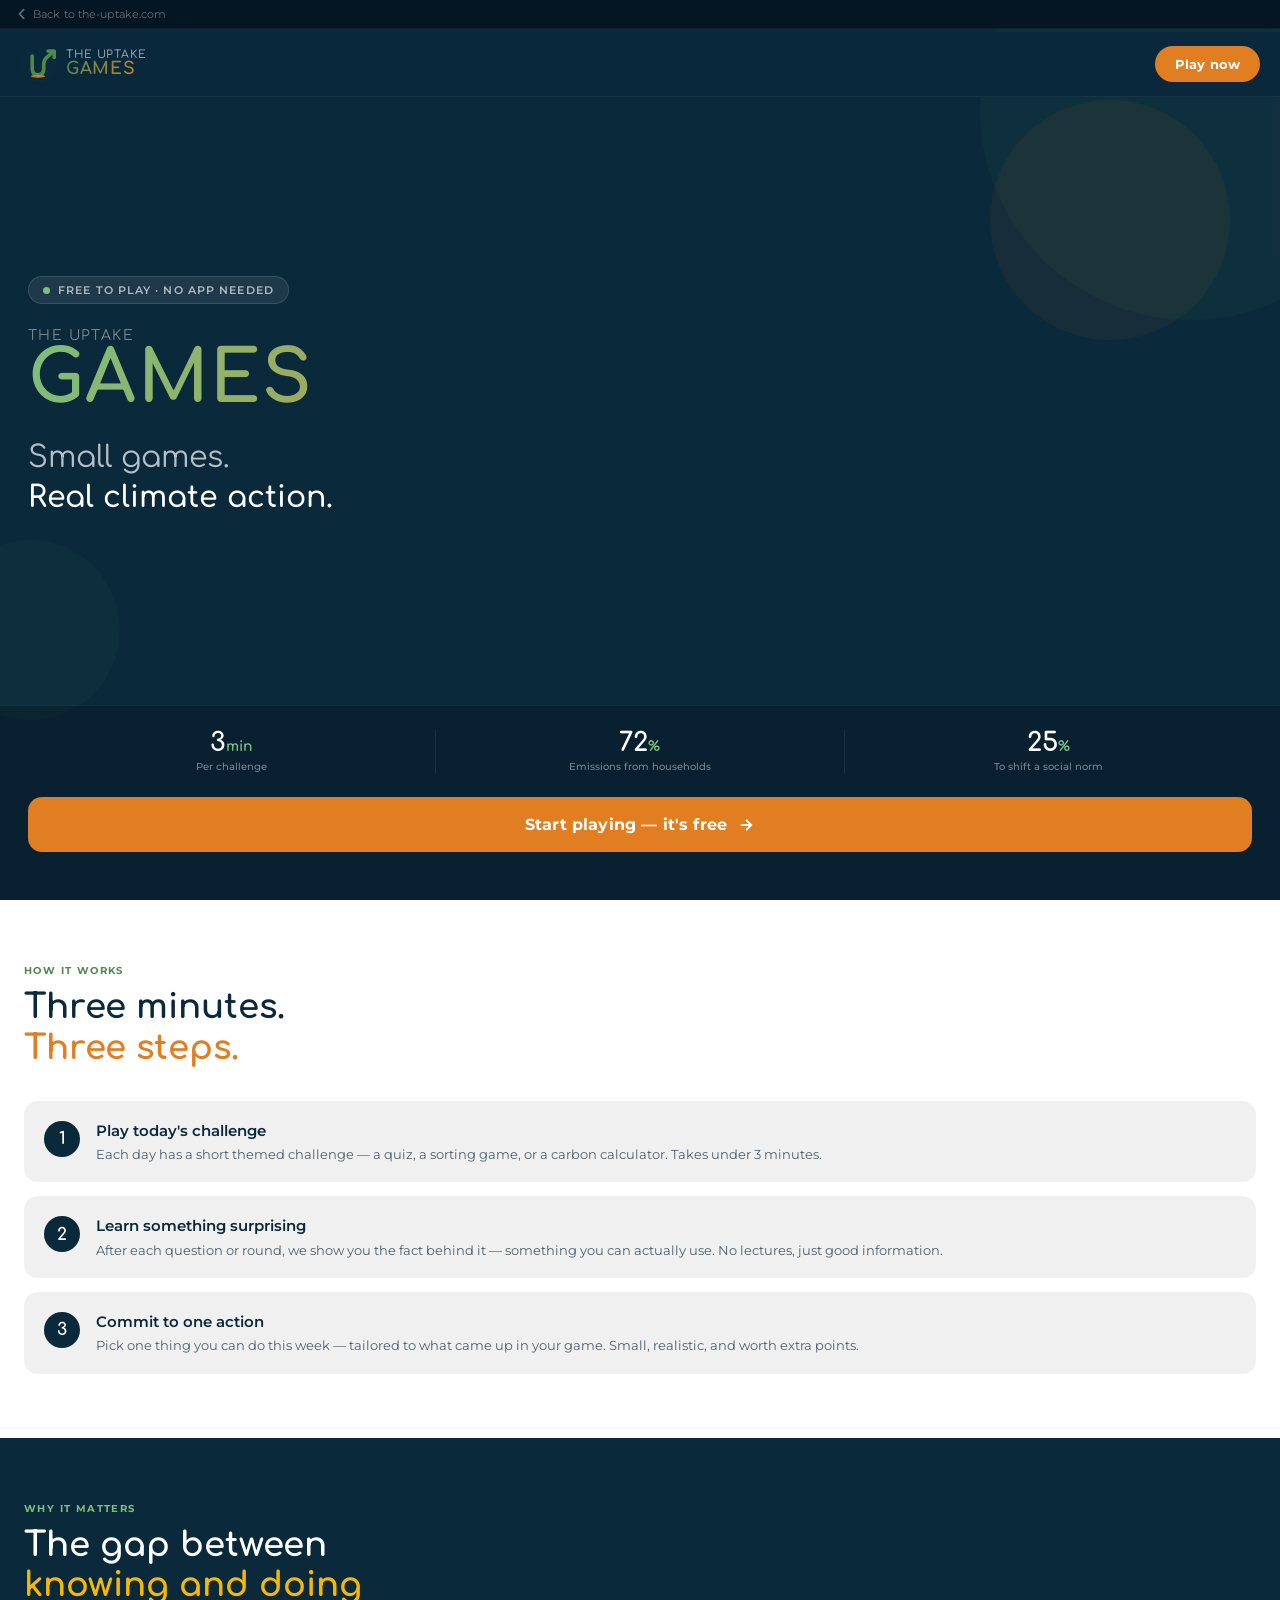
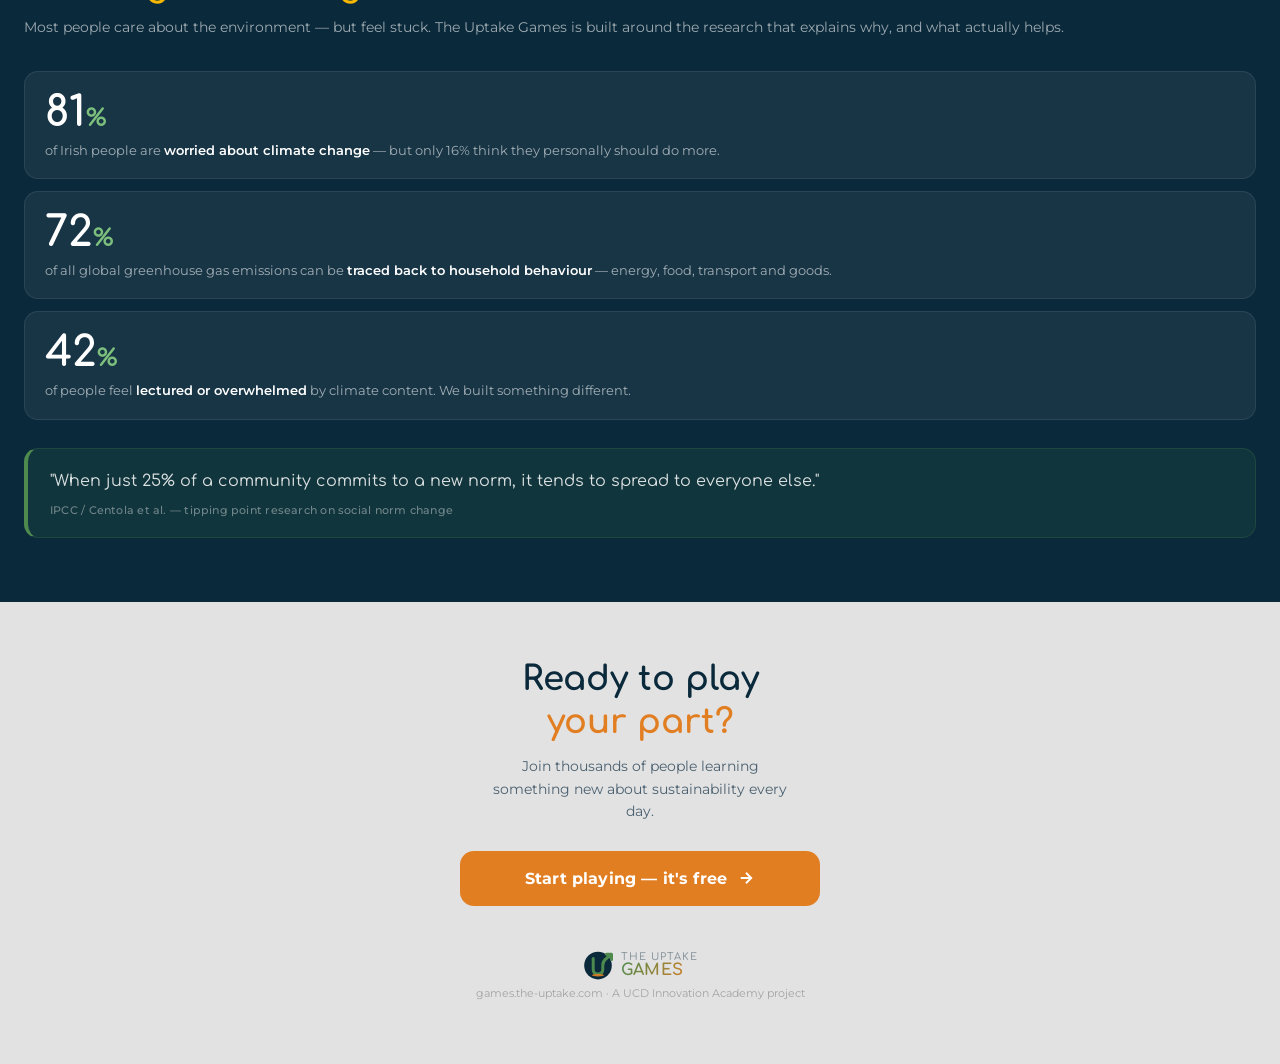
<file: index-BackUp-17032026.html>
<!DOCTYPE html>
<html lang="en">
<head>
<meta charset="UTF-8">
<meta name="viewport" content="width=device-width, initial-scale=1.0, maximum-scale=1.0, user-scalable=no">
<title>The Uptake Games — Play your part</title>
<link rel="manifest" href="/manifest.json">
<link rel="icon" type="image/png" sizes="32x32" href="/_images/favicon-32.png">
<link rel="apple-touch-icon" sizes="180x180" href="/_images/icon-180.png">
<meta name="apple-mobile-web-app-capable" content="yes">
<meta name="apple-mobile-web-app-status-bar-style" content="black-translucent">
<meta name="apple-mobile-web-app-title" content="Uptake Games">
<meta name="theme-color" content="#0a293b">
<link rel="preconnect" href="https://fonts.googleapis.com">
<link href="https://fonts.googleapis.com/css2?family=Comfortaa:wght@300;400;600;700&family=Montserrat:ital,wght@0,300;0,400;0,500;0,600;0,700;1,400&family=Roboto:wght@400;500&display=swap" rel="stylesheet">
<style>
  *, *::before, *::after { box-sizing: border-box; margin: 0; padding: 0; }

  :root {
    --navy:        #0a293b;
    --navy-mid:    #1a4258;
    --green:       #4e8a4d;
    --green-light: #7dbf7c;
    --green-pale:  #eaf5ea;
    --orange:      #e27e22;
    --orange-pale: #fdf0e3;
    --orange-dark: #904f15;
    --yellow:      #f7b801;
    --bg:          #f0f0f0;
    --bg-dark:     #e2e2e2;
    --text:        #0a293b;
    --text-soft:   #4a6070;
    --white:       #FFFFFF;
    --radius:      14px;
    --radius-sm:   8px;
  }

  html { scroll-behavior: smooth; }

  body {
    font-family: 'Montserrat', sans-serif;
    color: var(--text);
    background: var(--bg);
    overflow-x: hidden;
  }

  /* ── SCREEN MANAGER ── */
  .screen {
    position: fixed;
    inset: 0;
    display: flex;
    flex-direction: column;
    opacity: 0;
    pointer-events: none;
    transition: opacity 0.4s ease, transform 0.4s ease;
    transform: translateY(20px);
    overflow-y: auto;
    -webkit-overflow-scrolling: touch;
    z-index: 200;
  }
  .screen.active {
    opacity: 1;
    pointer-events: all;
    transform: translateY(0);
  }
  .screen.exit {
    opacity: 0;
    transform: translateY(-20px);
  }

  /* ════════════════════════════════════
     LANDING PAGE
  ════════════════════════════════════ */
  #landing { min-height: 100vh; }

  /* ── NAV ── */
  .nav-back-bar {
    position: fixed;
    top: 0; left: 0; right: 0;
    z-index: 101;
    background: rgba(5, 22, 34, 0.95);
    backdrop-filter: blur(8px);
    -webkit-backdrop-filter: blur(8px);
    border-bottom: 1px solid rgba(255,255,255,0.05);
    display: flex;
    align-items: center;
    padding: 7px 16px;
  }

  .nav {
    position: fixed;
    top: 32px; left: 0; right: 0;
    z-index: 100;
    padding: 14px 20px;
    display: flex;
    align-items: center;
    justify-content: space-between;
    background: rgba(10,41,59,0.95);
    backdrop-filter: blur(12px);
    -webkit-backdrop-filter: blur(12px);
    border-bottom: 1px solid rgba(255,255,255,0.06);
  }

  .nav-brand {
    display: flex;
    align-items: center;
    gap: 10px;
    text-decoration: none;
  }

  .nav-logo-mark {
    width: 36px;
    height: 36px;
    flex-shrink: 0;
  }

  .nav-logo-text {
    display: flex;
    flex-direction: column;
    line-height: 1;
  }

  .nav-logo-uptake {
    font-family: 'Comfortaa', cursive;
    font-size: 11px;
    font-weight: 600;
    color: rgba(255,255,255,0.55);
    letter-spacing: 0.08em;
    text-transform: uppercase;
  }

  .nav-logo-games {
    font-family: 'Comfortaa', cursive;
    font-size: 17px;
    font-weight: 700;
    letter-spacing: 0.04em;
    background: linear-gradient(120deg, #4e8a4d 0%, #e27e22 100%);
    -webkit-background-clip: text;
    -webkit-text-fill-color: transparent;
    background-clip: text;
    line-height: 1.1;
  }

  .nav-back {
    display: inline-flex;
    align-items: center;
    gap: 5px;
    text-decoration: none;
    color: rgba(255,255,255,0.38);
    font-family: 'Montserrat', sans-serif;
    font-size: 11px;
    font-weight: 400;
    letter-spacing: 0.01em;
    text-transform: none;
    transition: color 0.15s;
    white-space: nowrap;
  }
  .nav-back:hover { color: rgba(255,255,255,0.75); }
  .nav-back svg { flex-shrink: 0; }

  .nav-btn {
    background: var(--orange);
    color: white;
    border: none;
    border-radius: 100px;
    padding: 10px 20px;
    font-family: 'Montserrat', sans-serif;
    font-size: 13px;
    font-weight: 700;
    cursor: pointer;
    transition: background 0.15s, transform 0.12s;
    -webkit-tap-highlight-color: transparent;
    letter-spacing: 0.01em;
  }
  .nav-btn:active { transform: scale(0.96); background: var(--orange-dark); }

  /* ── HERO ── */
  .hero {
    background: var(--navy);
    min-height: 100svh;
    display: flex;
    flex-direction: column;
    justify-content: flex-end;
    position: relative;
    overflow: hidden;
  }

  .hero-bg {
    position: absolute;
    inset: 0;
    pointer-events: none;
    overflow: hidden;
  }

  .hero-circle {
    position: absolute;
    border-radius: 50%;
    background: rgba(78,138,77,0.07);
  }
  .hero-circle-1 { width: 420px; height: 420px; top: -100px; right: -120px; }
  .hero-circle-2 { width: 240px; height: 240px; top: 100px; right: 50px; background: rgba(226,126,34,0.06); }
  .hero-circle-3 { width: 180px; height: 180px; bottom: 180px; left: -60px; background: rgba(78,138,77,0.05); }

  .hero-content {
    position: relative;
    z-index: 2;
    padding: 110px 28px 0;
    flex: 1;
    display: flex;
    flex-direction: column;
    justify-content: center;
  }

  .hero-eyebrow {
    display: inline-flex;
    align-items: center;
    gap: 8px;
    background: rgba(255,255,255,0.08);
    border: 1px solid rgba(255,255,255,0.12);
    border-radius: 100px;
    padding: 6px 14px;
    margin-bottom: 24px;
    width: fit-content;
  }

  .hero-eyebrow-dot {
    width: 7px; height: 7px;
    border-radius: 50%;
    background: var(--green-light);
    animation: pulse 2s infinite;
  }

  @keyframes pulse {
    0%, 100% { opacity: 1; transform: scale(1); }
    50% { opacity: 0.5; transform: scale(0.8); }
  }

  .hero-eyebrow-text {
    font-size: 11px;
    font-weight: 600;
    letter-spacing: 0.1em;
    text-transform: uppercase;
    color: rgba(255,255,255,0.65);
  }

  .hero-brand {
    margin-bottom: 10px;
  }

  .hero-brand-uptake {
    font-family: 'Comfortaa', cursive;
    font-size: 14px;
    font-weight: 400;
    color: rgba(255,255,255,0.45);
    letter-spacing: 0.1em;
    text-transform: uppercase;
    display: block;
    margin-bottom: 2px;
  }

  .hero-brand-games {
    font-family: 'Comfortaa', cursive;
    font-size: clamp(52px, 14vw, 72px);
    font-weight: 700;
    letter-spacing: 0.02em;
    line-height: 0.95;
    display: block;
    background: linear-gradient(120deg, #7dbf7c 0%, #e27e22 80%);
    -webkit-background-clip: text;
    -webkit-text-fill-color: transparent;
    background-clip: text;
  }

  .hero-title {
    font-family: 'Comfortaa', cursive;
    font-size: clamp(22px, 5.5vw, 30px);
    font-weight: 400;
    color: rgba(255,255,255,0.7);
    line-height: 1.35;
    margin-bottom: 20px;
    margin-top: 14px;
    max-width: 320px;
  }

  .hero-title strong { color: white; font-weight: 600; }

  .hero-bottom {
    position: relative;
    z-index: 2;
    padding: 24px 28px 48px;
    background: rgba(0,0,0,0.2);
    border-top: 1px solid rgba(255,255,255,0.06);
  }

  .hero-stats {
    display: flex;
    gap: 0;
    margin-bottom: 24px;
  }

  .hero-stat {
    flex: 1;
    text-align: center;
    padding: 0 8px;
    border-right: 1px solid rgba(255,255,255,0.08);
  }
  .hero-stat:last-child { border-right: none; }

  .hero-stat-num {
    font-family: 'Comfortaa', cursive;
    font-size: 26px;
    font-weight: 700;
    color: white;
    line-height: 1;
    margin-bottom: 4px;
  }

  .hero-stat-label {
    font-size: 10px;
    font-weight: 500;
    color: rgba(255,255,255,0.45);
    line-height: 1.3;
  }

  .btn-hero {
    width: 100%;
    background: var(--orange);
    color: white;
    border: none;
    border-radius: var(--radius);
    padding: 18px 24px;
    font-family: 'Montserrat', sans-serif;
    font-size: 16px;
    font-weight: 700;
    cursor: pointer;
    display: flex;
    align-items: center;
    justify-content: center;
    gap: 10px;
    transition: transform 0.15s, background 0.15s;
    -webkit-tap-highlight-color: transparent;
    letter-spacing: 0.01em;
  }
  .btn-hero:active { transform: scale(0.97); background: var(--orange-dark); }

  /* ── HOW IT WORKS ── */
  .section {
    padding: 64px 24px;
    background: var(--white);
  }

  .section-label {
    font-size: 10px;
    font-weight: 700;
    letter-spacing: 0.14em;
    text-transform: uppercase;
    color: var(--green);
    margin-bottom: 10px;
  }

  .section-title {
    font-family: 'Comfortaa', cursive;
    font-size: clamp(26px, 6.5vw, 34px);
    font-weight: 700;
    color: var(--text);
    line-height: 1.2;
    margin-bottom: 32px;
  }

  .section-title em {
    font-style: normal;
    color: var(--orange);
  }

  .steps {
    display: flex;
    flex-direction: column;
    gap: 14px;
  }

  .step {
    background: var(--bg);
    border-radius: var(--radius);
    padding: 20px 20px 18px;
    display: flex;
    gap: 16px;
    align-items: flex-start;
  }

  .step-number {
    width: 36px;
    height: 36px;
    border-radius: 50%;
    background: var(--navy);
    color: white;
    font-family: 'Comfortaa', cursive;
    font-size: 17px;
    font-weight: 700;
    display: flex;
    align-items: center;
    justify-content: center;
    flex-shrink: 0;
  }

  .step-title {
    font-size: 15px;
    font-weight: 600;
    color: var(--text);
    margin-bottom: 4px;
    line-height: 1.3;
  }

  .step-desc {
    font-size: 13px;
    font-weight: 400;
    color: var(--text-soft);
    line-height: 1.55;
  }

  /* ── WHY IT MATTERS ── */
  .why-section {
    background: var(--navy);
    padding: 64px 24px;
  }

  .why-label {
    font-size: 10px;
    font-weight: 700;
    letter-spacing: 0.14em;
    text-transform: uppercase;
    color: var(--green-light);
    margin-bottom: 10px;
  }

  .why-title {
    font-family: 'Comfortaa', cursive;
    font-size: clamp(26px, 6.5vw, 34px);
    font-weight: 700;
    color: white;
    line-height: 1.2;
    margin-bottom: 10px;
  }

  .why-title em {
    font-style: normal;
    color: var(--yellow);
  }

  .why-intro {
    font-size: 14px;
    font-weight: 400;
    color: rgba(255,255,255,0.6);
    line-height: 1.65;
    margin-bottom: 32px;
  }

  .stat-cards {
    display: flex;
    flex-direction: column;
    gap: 12px;
    margin-bottom: 28px;
  }

  .stat-card {
    background: rgba(255,255,255,0.06);
    border: 1px solid rgba(255,255,255,0.08);
    border-radius: var(--radius);
    padding: 20px 20px 18px;
  }

  .stat-card-num {
    font-family: 'Comfortaa', cursive;
    font-size: 42px;
    font-weight: 700;
    color: white;
    line-height: 1;
    margin-bottom: 6px;
  }

  .stat-card-num .unit {
    font-size: 24px;
    color: var(--green-light);
  }

  .stat-card-desc {
    font-size: 13px;
    font-weight: 400;
    color: rgba(255,255,255,0.6);
    line-height: 1.55;
  }

  .stat-card-desc strong { color: white; font-weight: 600; }

  .why-quote {
    background: rgba(78,138,77,0.12);
    border: 1px solid rgba(78,138,77,0.22);
    border-left: 4px solid var(--green);
    border-radius: var(--radius);
    padding: 20px 22px;
  }

  .why-quote-text {
    font-family: 'Comfortaa', cursive;
    font-size: 16px;
    font-weight: 400;
    color: rgba(255,255,255,0.85);
    line-height: 1.55;
    margin-bottom: 10px;
  }

  .why-quote-source {
    font-size: 11px;
    font-weight: 500;
    color: rgba(255,255,255,0.4);
    letter-spacing: 0.02em;
  }

  /* ── FOOTER CTA ── */
  .footer-cta {
    padding: 56px 24px 64px;
    text-align: center;
    background: var(--bg-dark);
  }

  .footer-cta-title {
    font-family: 'Comfortaa', cursive;
    font-size: clamp(26px, 6.5vw, 34px);
    font-weight: 700;
    color: var(--text);
    line-height: 1.25;
    margin-bottom: 12px;
  }

  .footer-cta-title em {
    font-style: normal;
    color: var(--orange);
  }

  .footer-cta-sub {
    font-size: 14px;
    font-weight: 400;
    color: var(--text-soft);
    line-height: 1.6;
    margin-bottom: 28px;
    max-width: 300px;
    margin-left: auto;
    margin-right: auto;
  }

  .footer-brand {
    margin-top: 44px;
    display: flex;
    flex-direction: column;
    align-items: center;
    gap: 6px;
  }

  .footer-brand-logo {
    display: flex;
    align-items: center;
    gap: 8px;
  }

  .footer-brand-text {
    display: flex;
    flex-direction: column;
    line-height: 1;
    text-align: left;
  }

  .footer-brand-uptake {
    font-family: 'Comfortaa', cursive;
    font-size: 10px;
    font-weight: 600;
    letter-spacing: 0.1em;
    text-transform: uppercase;
    color: rgba(10,41,59,0.4);
  }

  .footer-brand-games {
    font-family: 'Comfortaa', cursive;
    font-size: 16px;
    font-weight: 700;
    letter-spacing: 0.03em;
    background: linear-gradient(120deg, #4e8a4d 0%, #e27e22 100%);
    -webkit-background-clip: text;
    -webkit-text-fill-color: transparent;
    background-clip: text;
  }

  .footer-byline {
    font-size: 11px;
    font-weight: 400;
    color: rgba(0,0,0,0.28);
  }

  /* ════════════════════════════════════
     SCREEN: NAME ENTRY
  ════════════════════════════════════ */
  #screen-name {
    background: var(--navy);
    justify-content: space-between;
  }

  .name-top {
    flex: 1;
    display: flex;
    flex-direction: column;
    justify-content: center;
    padding: 80px 28px 32px;
  }

  .name-back {
    position: absolute;
    top: 52px;
    left: 24px;
    background: rgba(255,255,255,0.08);
    border: none;
    border-radius: 100px;
    color: rgba(255,255,255,0.65);
    font-family: 'Montserrat', sans-serif;
    font-size: 13px;
    font-weight: 500;
    padding: 8px 14px;
    cursor: pointer;
    display: flex;
    align-items: center;
    gap: 6px;
    -webkit-tap-highlight-color: transparent;
  }

  .name-welcome-label {
    font-size: 10px;
    font-weight: 700;
    letter-spacing: 0.14em;
    text-transform: uppercase;
    color: var(--green-light);
    margin-bottom: 14px;
  }

  .name-title {
    font-family: 'Comfortaa', cursive;
    font-size: clamp(30px, 8vw, 42px);
    font-weight: 700;
    color: white;
    line-height: 1.15;
    margin-bottom: 12px;
  }

  .name-title em {
    font-style: normal;
    color: var(--orange);
  }

  .name-subtitle {
    font-size: 14px;
    font-weight: 400;
    color: rgba(255,255,255,0.55);
    line-height: 1.65;
    margin-bottom: 36px;
    max-width: 300px;
  }

  .name-input-wrap {
    position: relative;
    margin-bottom: 12px;
  }

  .name-input {
    width: 100%;
    background: rgba(255,255,255,0.08);
    border: 2px solid rgba(255,255,255,0.12);
    border-radius: var(--radius-sm);
    padding: 16px 18px;
    font-family: 'Roboto', sans-serif;
    font-size: 17px;
    font-weight: 400;
    color: white;
    outline: none;
    transition: border-color 0.2s, background 0.2s;
    -webkit-appearance: none;
  }

  .name-input::placeholder { color: rgba(255,255,255,0.3); }

  .name-input:focus {
    border-color: var(--green-light);
    background: rgba(255,255,255,0.11);
  }

  .name-hint {
    font-size: 12px;
    font-weight: 400;
    color: rgba(255,255,255,0.3);
    margin-top: 8px;
    padding-left: 2px;
  }

  .name-bottom {
    padding: 20px 28px 48px;
    background: rgba(0,0,0,0.18);
    border-top: 1px solid rgba(255,255,255,0.07);
  }

  .btn-start {
    width: 100%;
    background: var(--orange);
    color: white;
    border: none;
    border-radius: var(--radius);
    padding: 18px 24px;
    font-family: 'Montserrat', sans-serif;
    font-size: 16px;
    font-weight: 700;
    cursor: pointer;
    display: flex;
    align-items: center;
    justify-content: center;
    gap: 10px;
    transition: transform 0.15s, background 0.15s, opacity 0.15s;
    -webkit-tap-highlight-color: transparent;
    letter-spacing: 0.01em;
  }
  .btn-start:active  { transform: scale(0.97); background: var(--orange-dark); }
  .btn-start:disabled { opacity: 0.35; }

  /* ════════════════════════════════════
     SCREEN: GAME HUB
  ════════════════════════════════════ */
  #screen-hub { background: var(--bg); }

  .hub-header {
    background: var(--navy);
    padding: 52px 24px 28px;
    flex-shrink: 0;
  }

  .hub-back-bar {
    display: flex;
    align-items: center;
    gap: 5px;
    text-decoration: none;
    color: rgba(255,255,255,0.45);
    font-family: 'Montserrat', sans-serif;
    font-size: 11px;
    font-weight: 500;
    letter-spacing: 0.02em;
    margin-bottom: 16px;
    -webkit-tap-highlight-color: transparent;
    transition: color 0.15s;
  }
  .hub-back-bar:active { color: rgba(255,255,255,0.8); }
  .hub-back-bar svg { width: 13px; height: 13px; flex-shrink: 0; }

  .hub-header-top {
    display: flex;
    align-items: center;
    justify-content: space-between;
    margin-bottom: 14px;
  }

  .hub-header-brand {
    display: flex;
    align-items: center;
    gap: 8px;
    text-decoration: none;
    -webkit-tap-highlight-color: transparent;
  }

  .hub-brand-text {
    display: flex;
    flex-direction: column;
    gap: 0;
  }

  .hub-brand-uptake {
    font-family: 'Comfortaa', cursive;
    font-size: 9px;
    font-weight: 600;
    color: rgba(255,255,255,0.5);
    letter-spacing: 0.08em;
    text-transform: uppercase;
    line-height: 1.2;
  }

  .hub-logout-btn {
    display: flex;
    align-items: center;
    gap: 5px;
    color: rgba(255,255,255,0.35);
    font-family: 'Montserrat', sans-serif;
    font-size: 11px;
    font-weight: 500;
    letter-spacing: 0.02em;
    background: none;
    border: none;
    cursor: pointer;
    padding: 6px 0;
    -webkit-tap-highlight-color: transparent;
    transition: color 0.15s;
  }
  .hub-logout-btn:active { color: rgba(255,255,255,0.7); }
  .hub-logout-btn svg { width: 14px; height: 14px; flex-shrink: 0; }

  .hub-logo-games {
    font-family: 'Comfortaa', cursive;
    font-size: 15px;
    font-weight: 700;
    letter-spacing: 0.04em;
    background: linear-gradient(120deg, #4e8a4d 0%, #e27e22 100%);
    -webkit-background-clip: text;
    -webkit-text-fill-color: transparent;
    background-clip: text;
    line-height: 1.1;
  }

  .hub-greeting {
    font-size: 12px;
    font-weight: 500;
    color: rgba(255,255,255,0.5);
    margin-bottom: 4px;
    letter-spacing: 0.01em;
  }

  .hub-title {
    font-family: 'Comfortaa', cursive;
    font-size: 26px;
    font-weight: 700;
    color: white;
    line-height: 1.2;
    margin-bottom: 16px;
  }

  .hub-title em {
    font-style: normal;
    color: var(--orange);
  }

  .hub-streak-row {
    display: flex;
    gap: 10px;
  }

  .hub-chip {
    background: rgba(255,255,255,0.08);
    border: 1px solid rgba(255,255,255,0.12);
    border-radius: 100px;
    padding: 5px 12px;
    font-size: 11px;
    font-weight: 600;
    color: rgba(255,255,255,0.65);
    display: flex;
    align-items: center;
    gap: 6px;
  }

  .hub-chip-dot {
    width: 6px; height: 6px;
    border-radius: 50%;
    background: var(--green-light);
  }

  /* ── PROGRESS CARD (returning users) ── */
  .hub-progress-card {
    background: white;
    border-radius: var(--radius);
    padding: 16px 18px;
    margin-bottom: 16px;
    border: 1px solid rgba(0,0,0,0.06);
    display: flex;
    gap: 0;
  }

  .progress-stat {
    flex: 1;
    text-align: center;
    padding: 0 6px;
    border-right: 1px solid rgba(0,0,0,0.07);
  }
  .progress-stat:last-child { border-right: none; }

  .progress-stat-num {
    font-family: 'Comfortaa', cursive;
    font-size: 24px;
    font-weight: 700;
    color: var(--navy);
    line-height: 1;
    margin-bottom: 4px;
  }

  .progress-stat-label {
    font-size: 9px;
    font-weight: 700;
    text-transform: uppercase;
    letter-spacing: 0.07em;
    color: var(--text-soft);
    line-height: 1.35;
  }

  .hub-body {
    flex: 1;
    padding: 18px 18px 40px;
    overflow-y: auto;
  }

  .hub-section-label {
    font-size: 10px;
    font-weight: 700;
    letter-spacing: 0.12em;
    text-transform: uppercase;
    color: var(--text-soft);
    margin-bottom: 12px;
    margin-top: 4px;
  }

  /* ── TODAY BANNER ── */
  .today-banner {
    background: var(--navy);
    border-radius: var(--radius);
    padding: 18px 18px 16px;
    margin-bottom: 16px;
    display: flex;
    align-items: center;
    gap: 14px;
    cursor: pointer;
    -webkit-tap-highlight-color: transparent;
    transition: transform 0.15s;
  }
  .today-banner:active { transform: scale(0.98); }

  .today-icon { font-size: 30px; flex-shrink: 0; }
  .today-info { flex: 1; }

  .today-label {
    font-size: 9px;
    font-weight: 700;
    letter-spacing: 0.12em;
    text-transform: uppercase;
    color: var(--green-light);
    margin-bottom: 3px;
  }

  .today-title {
    font-family: 'Comfortaa', cursive;
    font-size: 16px;
    font-weight: 700;
    color: white;
    margin-bottom: 2px;
  }

  .today-sub {
    font-size: 11px;
    font-weight: 500;
    color: rgba(255,255,255,0.5);
  }

  .today-arrow {
    color: rgba(255,255,255,0.35);
    font-size: 20px;
    flex-shrink: 0;
  }

  /* ── GAME CARDS ── */
  .game-card {
    background: white;
    border-radius: var(--radius);
    overflow: hidden;
    margin-bottom: 12px;
    cursor: pointer;
    transition: transform 0.15s, box-shadow 0.15s;
    -webkit-tap-highlight-color: transparent;
    display: flex;
    flex-direction: column;
    text-decoration: none;
    color: inherit;
    border: 1px solid rgba(0,0,0,0.04);
  }
  .game-card:active { transform: scale(0.98); box-shadow: 0 4px 20px rgba(0,0,0,0.1); }

  .game-card-banner {
    height: 5px;
    width: 100%;
  }

  .game-card.quiz  .game-card-banner { background: linear-gradient(90deg, var(--navy), #1a4258); }
  .game-card.sort  .game-card-banner { background: linear-gradient(90deg, var(--orange), #f0a060); }
  .game-card.water .game-card-banner { background: linear-gradient(90deg, #2199e6, #6bb8f5); }

  .game-card-body {
    padding: 18px 18px 14px;
    display: flex;
    gap: 14px;
    align-items: flex-start;
  }

  .game-card-icon {
    width: 50px;
    height: 50px;
    border-radius: 12px;
    display: flex;
    align-items: center;
    justify-content: center;
    font-size: 24px;
    flex-shrink: 0;
  }

  .game-card.quiz  .game-card-icon { background: rgba(10,41,59,0.07); }
  .game-card.sort  .game-card-icon { background: var(--orange-pale); }
  .game-card.water .game-card-icon { background: #e8f4fd; }

  .game-card-info { flex: 1; }

  .game-card-tag {
    font-size: 9px;
    font-weight: 700;
    letter-spacing: 0.12em;
    text-transform: uppercase;
    margin-bottom: 4px;
  }

  .game-card.quiz  .game-card-tag { color: var(--navy); }
  .game-card.sort  .game-card-tag { color: var(--orange); }
  .game-card.water .game-card-tag { color: #2199e6; }

  .game-card-name {
    font-family: 'Comfortaa', cursive;
    font-size: 18px;
    font-weight: 700;
    color: var(--text);
    line-height: 1.2;
    margin-bottom: 5px;
  }

  .game-card-desc {
    font-size: 12px;
    font-weight: 400;
    color: var(--text-soft);
    line-height: 1.5;
  }

  .game-card-footer {
    padding: 11px 18px;
    border-top: 1px solid rgba(0,0,0,0.04);
    display: flex;
    align-items: center;
    justify-content: space-between;
  }

  .game-card-meta {
    display: flex;
    gap: 14px;
  }

  .game-card-meta-item {
    font-size: 11px;
    font-weight: 500;
    color: var(--text-soft);
    display: flex;
    align-items: center;
    gap: 5px;
  }

  .game-card-meta-dot {
    width: 5px; height: 5px;
    border-radius: 50%;
    background: var(--green);
  }

  .game-card-arrow {
    color: var(--text-soft);
    font-size: 16px;
  }

  .game-card.coming-soon {
    opacity: 0.55;
    cursor: default;
  }
  .game-card.coming-soon:active { transform: none; box-shadow: none; }

  /* Already played today */
  .game-card.played-today {
    opacity: 0.55;
    cursor: default;
  }
  .game-card.played-today:active { transform: none; box-shadow: none; }

  .played-badge {
    display: flex;
    align-items: center;
    gap: 5px;
    background: var(--green-pale);
    color: var(--green);
    font-size: 10px;
    font-weight: 700;
    letter-spacing: 0.06em;
    text-transform: uppercase;
    padding: 4px 10px;
    border-radius: 100px;
    white-space: nowrap;
  }

  .coming-badge {
    background: rgba(0,0,0,0.06);
    color: var(--text-soft);
    font-size: 9px;
    font-weight: 700;
    letter-spacing: 0.1em;
    text-transform: uppercase;
    padding: 3px 10px;
    border-radius: 100px;
  }

  /* ── ANIMATIONS ── */
  @keyframes fadeSlideUp {
    from { opacity: 0; transform: translateY(22px); }
    to   { opacity: 1; transform: translateY(0); }
  }

  .anim-1 { animation: fadeSlideUp 0.5s 0.05s both; }
  .anim-2 { animation: fadeSlideUp 0.5s 0.15s both; }
  .anim-3 { animation: fadeSlideUp 0.5s 0.25s both; }
  .anim-4 { animation: fadeSlideUp 0.5s 0.35s both; }
  .anim-5 { animation: fadeSlideUp 0.5s 0.45s both; }

  @keyframes pop {
    0%   { transform: scale(0.85); opacity: 0; }
    60%  { transform: scale(1.06); }
    100% { transform: scale(1); opacity: 1; }
  }
  .pop-in { animation: pop 0.45s cubic-bezier(0.34, 1.56, 0.64, 1) both; }
</style>
</head>
<body>

<!-- ════════════════════════════════════════════════════
     LANDING PAGE
════════════════════════════════════════════════════ -->
<div id="landing">

  <!-- Nav -->
  <div class="nav-back-bar">
    <a class="nav-back" href="https://the-uptake.com" aria-label="Back to main site">
      <svg width="12" height="12" viewBox="0 0 14 14" fill="none" stroke="currentColor" stroke-width="2" stroke-linecap="round" stroke-linejoin="round">
        <polyline points="9,2 4,7 9,12"/>
      </svg>
      Back to the-uptake.com
    </a>
  </div>

  <nav class="nav">
    <div class="nav-brand">
      <!-- The Uptake logo mark (inline SVG) -->
      <svg class="nav-logo-mark" viewBox="0 0 100 100" xmlns="http://www.w3.org/2000/svg">
        <circle cx="50" cy="52" r="46" fill="#0a293b" stroke="rgba(255,255,255,0.06)" stroke-width="1"/>
        <path d="M 34,28 L 34,64 Q 34,80 50,80 Q 66,80 66,64 L 66,50 Q 66,38 76,30 L 90,18"
              fill="none" stroke="#4e8a4d" stroke-width="10" stroke-linecap="round" stroke-linejoin="round"/>
        <path d="M 78,14 L 95,14 L 95,32" fill="none" stroke="#4e8a4d" stroke-width="10" stroke-linecap="round" stroke-linejoin="round"/>
        <ellipse cx="50" cy="84" rx="20" ry="4" fill="#e27e22" opacity="0.9"/>
      </svg>
      <div class="nav-logo-text">
        <span class="nav-logo-uptake">The Uptake</span>
        <span class="nav-logo-games">GAMES</span>
      </div>
    </div>
    <button class="nav-btn" onclick="openNameScreen()">Play now</button>
  </nav>

  <!-- Hero -->
  <section class="hero">
    <div class="hero-bg">
      <div class="hero-circle hero-circle-1"></div>
      <div class="hero-circle hero-circle-2"></div>
      <div class="hero-circle hero-circle-3"></div>
    </div>

    <div class="hero-content">
      <div class="hero-eyebrow anim-1">
        <div class="hero-eyebrow-dot"></div>
        <span class="hero-eyebrow-text">Free to play · No app needed</span>
      </div>
      <div class="hero-brand anim-2">
        <span class="hero-brand-uptake">The Uptake</span>
        <span class="hero-brand-games">GAMES</span>
      </div>
      <p class="hero-title anim-3">
        Small games.<br>
        <strong>Real climate action.</strong>
      </p>
    </div>

    <div class="hero-bottom anim-4">
      <div class="hero-stats">
        <div class="hero-stat">
          <div class="hero-stat-num">3<span style="font-size:14px;color:var(--green-light)">min</span></div>
          <div class="hero-stat-label">Per challenge</div>
        </div>
        <div class="hero-stat">
          <div class="hero-stat-num">72<span style="font-size:14px;color:var(--green-light)">%</span></div>
          <div class="hero-stat-label">Emissions from households</div>
        </div>
        <div class="hero-stat">
          <div class="hero-stat-num">25<span style="font-size:14px;color:var(--green-light)">%</span></div>
          <div class="hero-stat-label">To shift a social norm</div>
        </div>
      </div>
      <button class="btn-hero" onclick="openNameScreen()">
        Start playing — it's free
        <svg width="18" height="18" fill="none" stroke="white" stroke-width="2.5" viewBox="0 0 24 24">
          <path d="M5 12h14M12 5l7 7-7 7"/>
        </svg>
      </button>
    </div>
  </section>

  <!-- How it works -->
  <section class="section">
    <p class="section-label">How it works</p>
    <h2 class="section-title">Three minutes.<br><em>Three steps.</em></h2>
    <div class="steps">
      <div class="step">
        <div class="step-number">1</div>
        <div class="step-content">
          <div class="step-title">Play today's challenge</div>
          <div class="step-desc">Each day has a short themed challenge — a quiz, a sorting game, or a carbon calculator. Takes under 3 minutes.</div>
        </div>
      </div>
      <div class="step">
        <div class="step-number">2</div>
        <div class="step-content">
          <div class="step-title">Learn something surprising</div>
          <div class="step-desc">After each question or round, we show you the fact behind it — something you can actually use. No lectures, just good information.</div>
        </div>
      </div>
      <div class="step">
        <div class="step-number">3</div>
        <div class="step-content">
          <div class="step-title">Commit to one action</div>
          <div class="step-desc">Pick one thing you can do this week — tailored to what came up in your game. Small, realistic, and worth extra points.</div>
        </div>
      </div>
    </div>
  </section>

  <!-- Why it matters -->
  <section class="why-section">
    <p class="why-label">Why it matters</p>
    <h2 class="why-title">The gap between<br><em>knowing and doing</em></h2>
    <p class="why-intro">Most people care about the environment — but feel stuck. The Uptake Games is built around the research that explains why, and what actually helps.</p>

    <div class="stat-cards">
      <div class="stat-card">
        <div class="stat-card-num">81<span class="unit">%</span></div>
        <div class="stat-card-desc">of Irish people are <strong>worried about climate change</strong> — but only 16% think they personally should do more.</div>
      </div>
      <div class="stat-card">
        <div class="stat-card-num">72<span class="unit">%</span></div>
        <div class="stat-card-desc">of all global greenhouse gas emissions can be <strong>traced back to household behaviour</strong> — energy, food, transport and goods.</div>
      </div>
      <div class="stat-card">
        <div class="stat-card-num">42<span class="unit">%</span></div>
        <div class="stat-card-desc">of people feel <strong>lectured or overwhelmed</strong> by climate content. We built something different.</div>
      </div>
    </div>

    <div class="why-quote">
      <p class="why-quote-text">"When just 25% of a community commits to a new norm, it tends to spread to everyone else."</p>
      <p class="why-quote-source">IPCC / Centola et al. — tipping point research on social norm change</p>
    </div>
  </section>

  <!-- Footer CTA -->
  <section class="footer-cta">
    <h2 class="footer-cta-title">Ready to play<br><em>your part?</em></h2>
    <p class="footer-cta-sub">Join thousands of people learning something new about sustainability every day.</p>
    <button class="btn-hero" onclick="openNameScreen()" style="max-width:360px;margin:0 auto;display:flex;">
      Start playing — it's free
      <svg width="18" height="18" fill="none" stroke="white" stroke-width="2.5" viewBox="0 0 24 24">
        <path d="M5 12h14M12 5l7 7-7 7"/>
      </svg>
    </button>

    <div class="footer-brand">
      <div class="footer-brand-logo">
        <svg width="30" height="30" viewBox="0 0 100 100" xmlns="http://www.w3.org/2000/svg">
          <circle cx="50" cy="52" r="46" fill="#0a293b"/>
          <path d="M 34,28 L 34,64 Q 34,80 50,80 Q 66,80 66,64 L 66,50 Q 66,38 76,30 L 90,18"
                fill="none" stroke="#4e8a4d" stroke-width="10" stroke-linecap="round" stroke-linejoin="round"/>
          <path d="M 78,14 L 95,14 L 95,32" fill="none" stroke="#4e8a4d" stroke-width="10" stroke-linecap="round" stroke-linejoin="round"/>
          <ellipse cx="50" cy="84" rx="20" ry="4" fill="#e27e22" opacity="0.9"/>
        </svg>
        <div class="footer-brand-text">
          <span class="footer-brand-uptake">The Uptake</span>
          <span class="footer-brand-games">GAMES</span>
        </div>
      </div>
      <p class="footer-byline">games.the-uptake.com · A UCD Innovation Academy project</p>
    </div>
  </section>

</div><!-- /landing -->


<!-- ════════════════════════════════════════════════════
     SCREEN: NAME ENTRY
════════════════════════════════════════════════════ -->
<div id="screen-name" class="screen">
  <button class="name-back" onclick="closeName()">
    <svg width="14" height="14" fill="none" stroke="currentColor" stroke-width="2.5" viewBox="0 0 24 24">
      <path d="M19 12H5M12 19l-7-7 7-7"/>
    </svg>
    Back
  </button>

  <div class="name-top">
    <p class="name-welcome-label anim-1">Welcome</p>
    <h2 class="name-title anim-2">What do<br>we call <em>you?</em></h2>
    <p class="name-subtitle anim-3">No account needed. Just your name so we can make it feel a bit more personal.</p>

    <div class="name-input-wrap anim-4">
      <input
        class="name-input"
        id="name-input"
        type="text"
        placeholder="Your first name"
        autocomplete="off"
        autocorrect="off"
        spellcheck="false"
        maxlength="30"
        oninput="onNameInput()"
        onkeydown="if(event.key==='Enter') submitName()"
      >
    </div>
    <p class="name-hint anim-4">No email, no password, no fuss.</p>
  </div>

  <div class="name-bottom">
    <button class="btn-start" id="btn-start" onclick="submitName()" disabled>
      Let's go
      <svg width="18" height="18" fill="none" stroke="white" stroke-width="2.5" viewBox="0 0 24 24">
        <path d="M5 12h14M12 5l7 7-7 7"/>
      </svg>
    </button>
  </div>
</div>


<!-- ════════════════════════════════════════════════════
     SCREEN: GAME HUB
════════════════════════════════════════════════════ -->
<div id="screen-hub" class="screen">
  <div class="hub-header">
    <a class="hub-back-bar" href="https://the-uptake.com">
      <svg fill="none" stroke="currentColor" stroke-width="2.5" viewBox="0 0 24 24">
        <path d="M19 12H5M12 19l-7-7 7-7"/>
      </svg>
      Back to the-uptake.com
    </a>
    <div class="hub-header-top">
      <a class="hub-header-brand" href="https://the-uptake.com">
        <svg width="28" height="28" viewBox="0 0 100 100" xmlns="http://www.w3.org/2000/svg">
          <circle cx="50" cy="52" r="46" fill="rgba(255,255,255,0.07)" stroke="rgba(255,255,255,0.1)" stroke-width="1"/>
          <path d="M 34,28 L 34,64 Q 34,80 50,80 Q 66,80 66,64 L 66,50 Q 66,38 76,30 L 90,18"
                fill="none" stroke="#4e8a4d" stroke-width="10" stroke-linecap="round" stroke-linejoin="round"/>
          <path d="M 78,14 L 95,14 L 95,32" fill="none" stroke="#4e8a4d" stroke-width="10" stroke-linecap="round" stroke-linejoin="round"/>
          <ellipse cx="50" cy="84" rx="20" ry="4" fill="#e27e22" opacity="0.8"/>
        </svg>
        <div class="hub-brand-text">
          <span class="hub-brand-uptake">The Uptake</span>
          <span class="hub-logo-games">GAMES</span>
        </div>
      </a>
      <button class="hub-logout-btn" onclick="logout()">
        <svg viewBox="0 0 24 24" fill="none" stroke="currentColor" stroke-width="1.8" stroke-linecap="round" stroke-linejoin="round">
          <path d="M9 21H5a2 2 0 0 1-2-2V5a2 2 0 0 1 2-2h4"/>
          <polyline points="16 17 21 12 16 7"/>
          <line x1="21" y1="12" x2="9" y2="12"/>
        </svg>
        Sign out
      </button>
    </div>
    <p class="hub-greeting" id="hub-greeting">Good to see you,</p>
    <h2 class="hub-title" id="hub-title">Pick your <em>challenge</em></h2>
    <div class="hub-streak-row">
      <div class="hub-chip">
        <div class="hub-chip-dot"></div>
        Daily challenge available
      </div>
    </div>
  </div>

  <div class="hub-body">

    <!-- Today's theme banner -->
    <div class="today-banner" onclick="openGame('quiz')">
      <div class="today-icon">☕</div>
      <div class="today-info">
        <div class="today-label">Today's theme</div>
        <div class="today-title">Irish Coffee Day</div>
        <div class="today-sub">Food &amp; Water · 3 questions</div>
      </div>
      <div class="today-arrow">→</div>
    </div>

    <!-- Progress card (returning users only) -->
    <div class="hub-progress-card" id="hub-progress" style="display:none;">
      <div class="progress-stat">
        <div class="progress-stat-num" id="progress-total-score">0</div>
        <div class="progress-stat-label">Total score</div>
      </div>
      <div class="progress-stat">
        <div class="progress-stat-num" id="progress-sessions">0</div>
        <div class="progress-stat-label">Games played</div>
      </div>
      <div class="progress-stat">
        <div class="progress-stat-num" id="progress-actions">0</div>
        <div class="progress-stat-label">Actions pledged</div>
      </div>
    </div>

    <p class="hub-section-label">All games</p>

    <!-- Daily Quiz -->
    <div class="game-card quiz anim-1" onclick="openGame('quiz')">
      <div class="game-card-banner"></div>
      <div class="game-card-body">
        <div class="game-card-icon">🌿</div>
        <div class="game-card-info">
          <div class="game-card-tag">Daily Quiz</div>
          <div class="game-card-name">Today's Challenge</div>
          <div class="game-card-desc">3 questions on today's environmental topic. Facts after each answer. New theme every day.</div>
        </div>
      </div>
      <div class="game-card-footer">
        <div class="game-card-meta">
          <div class="game-card-meta-item"><div class="game-card-meta-dot"></div> 3 questions</div>
          <div class="game-card-meta-item"><div class="game-card-meta-dot"></div> 300 pts max</div>
        </div>
        <div class="game-card-arrow">→</div>
      </div>
    </div>

    <!-- Carbon Challenge -->
    <div class="game-card sort anim-2" onclick="openGame('sort')">
      <div class="game-card-banner"></div>
      <div class="game-card-body">
        <div class="game-card-icon">♻️</div>
        <div class="game-card-info">
          <div class="game-card-tag">Sorting Game</div>
          <div class="game-card-name">Carbon Challenge</div>
          <div class="game-card-desc">6 everyday items. Drag them into order by carbon footprint — lowest to highest. 3 tries.</div>
        </div>
      </div>
      <div class="game-card-footer">
        <div class="game-card-meta">
          <div class="game-card-meta-item"><div class="game-card-meta-dot"></div> 6 cards</div>
          <div class="game-card-meta-item"><div class="game-card-meta-dot"></div> 3 tries</div>
        </div>
        <div class="game-card-arrow">→</div>
      </div>
    </div>

    <!-- Water Challenge (coming soon) -->
    <div class="game-card water coming-soon anim-3">
      <div class="game-card-banner"></div>
      <div class="game-card-body">
        <div class="game-card-icon">💧</div>
        <div class="game-card-info">
          <div class="game-card-tag">Water Game</div>
          <div class="game-card-name">Water Challenge</div>
          <div class="game-card-desc">Guess the water footprint of everyday products — from a cup of coffee to a pair of jeans.</div>
        </div>
      </div>
      <div class="game-card-footer">
        <div class="game-card-meta">
          <div class="game-card-meta-item"><div class="game-card-meta-dot"></div> Coming soon</div>
        </div>
        <div class="coming-badge">Coming soon</div>
      </div>
    </div>

  </div>
</div>


<script>
// ════════════════════════════════════
// STATE
// ════════════════════════════════════
let playerName = '';

// ════════════════════════════════════
// SCREEN TRANSITIONS
// ════════════════════════════════════
function showScreen(id) {
  document.querySelectorAll('.screen').forEach(s => {
    if (s.classList.contains('active')) {
      s.classList.add('exit');
      s.classList.remove('active');
      setTimeout(() => s.classList.remove('exit'), 400);
    }
  });
  document.body.style.overflow = id ? 'hidden' : '';
  setTimeout(() => {
    if (id) {
      const next = document.getElementById(id);
      next.classList.add('active');
      next.scrollTop = 0;
    }
  }, 200);
}

function hideAllScreens() {
  document.querySelectorAll('.screen').forEach(s => {
    s.classList.add('exit');
    s.classList.remove('active');
    setTimeout(() => s.classList.remove('exit'), 400);
  });
  document.body.style.overflow = '';
}

// ════════════════════════════════════
// NAME SCREEN
// ════════════════════════════════════
function openNameScreen() {
  const saved = localStorage.getItem('env_player_name');
  if (saved) {
    playerName = saved;
    openHub();
    return;
  }
  showScreen('screen-name');
  setTimeout(() => document.getElementById('name-input').focus(), 500);
}

function closeName() { hideAllScreens(); }

function onNameInput() {
  const val = document.getElementById('name-input').value.trim();
  document.getElementById('btn-start').disabled = val.length < 2;
}

function submitName() {
  const val = document.getElementById('name-input').value.trim();
  if (val.length < 2) return;
  playerName = val;
  localStorage.setItem('env_player_name', playerName);
  openHub();
}

// ════════════════════════════════════
// HUB
// ════════════════════════════════════
function openHub() {
  const hour = new Date().getHours();
  const greeting = hour < 12 ? 'Good morning' : hour < 17 ? 'Good afternoon' : 'Good evening';
  document.getElementById('hub-greeting').textContent = `${greeting}, ${playerName} 👋`;
  document.getElementById('hub-title').innerHTML = `Pick your <em>challenge</em>`;

  // Show returning user progress if data exists (keyed by name)
  const nk = playerName.toLowerCase().replace(/\s+/g, '_');
  const progress = JSON.parse(localStorage.getItem('env_progress_' + nk) || 'null');
  if (progress && progress.sessionsPlayed > 0) {
    document.getElementById('progress-total-score').textContent = progress.totalScore || 0;
    document.getElementById('progress-sessions').textContent = progress.sessionsPlayed || 0;
    document.getElementById('progress-actions').textContent = progress.actionsPledged || 0;
    document.getElementById('hub-progress').style.display = 'flex';
  } else {
    document.getElementById('hub-progress').style.display = 'none';
  }

  // Reset all game cards to default state first (in case a previous user's session left them greyed out)
  [
    { type: 'quiz', fn: () => openGame('quiz') },
    { type: 'sort', fn: () => openGame('sort') }
  ].forEach(({ type, fn }) => {
    const card = document.querySelector(`.game-card.${type}`);
    if (!card) return;
    card.classList.remove('played-today');
    card.onclick = fn;
    const badge = card.querySelector('.played-badge');
    if (badge) badge.outerHTML = '<div class="game-card-arrow">→</div>';
  });

  // Grey out game cards already played today (for the current user)
  const todayStr = new Date().toISOString().slice(0, 10);
  [
    { type: 'quiz', key: 'quiz_last_played_' + nk },
    { type: 'sort', key: 'sio_last_played_'  + nk }
  ].forEach(({ type, key }) => {
    if (localStorage.getItem(key) !== todayStr) return;
    const card = document.querySelector(`.game-card.${type}`);
    if (!card) return;
    card.classList.add('played-today');
    card.onclick = null;
    const arrow = card.querySelector('.game-card-arrow');
    if (arrow) arrow.outerHTML = '<span class="played-badge">✓ Done today</span>';
  });

  showScreen('screen-hub');
}

// ════════════════════════════════════
// OPEN GAMES
// ════════════════════════════════════
const GAME_URLS = {
  quiz: 'environmentle-quiz-game.html',
  sort: 'environmentle-sort-it-out.html'
};

function openGame(type) {
  if (!GAME_URLS[type]) return;
  const url = GAME_URLS[type] + '?player=' + encodeURIComponent(playerName);
  window.location.href = url;
}

// ════════════════════════════════════
// LOGOUT
// ════════════════════════════════════
function logout() {
  // Only clear the session — score data stays, keyed by name,
  // so returning with the same name restores progress.
  localStorage.removeItem('env_player_name');
  playerName = '';
  hideAllScreens();
}

// ════════════════════════════════════
// BOOT — check for saved name
// ════════════════════════════════════
(function init() {
  const saved = localStorage.getItem('env_player_name');
  if (saved) {
    playerName = saved;
    // Returning user → go straight to hub, skip landing page entirely
    openHub();
    return;
  }
  // ?hub=1 from a game but no name saved → show name screen
  if (new URLSearchParams(window.location.search).get('hub') === '1') {
    openNameScreen();
  }
  // No name, no hub param → landing page shows normally (no active screen)
})();
</script>

</body>
</html>
</file>
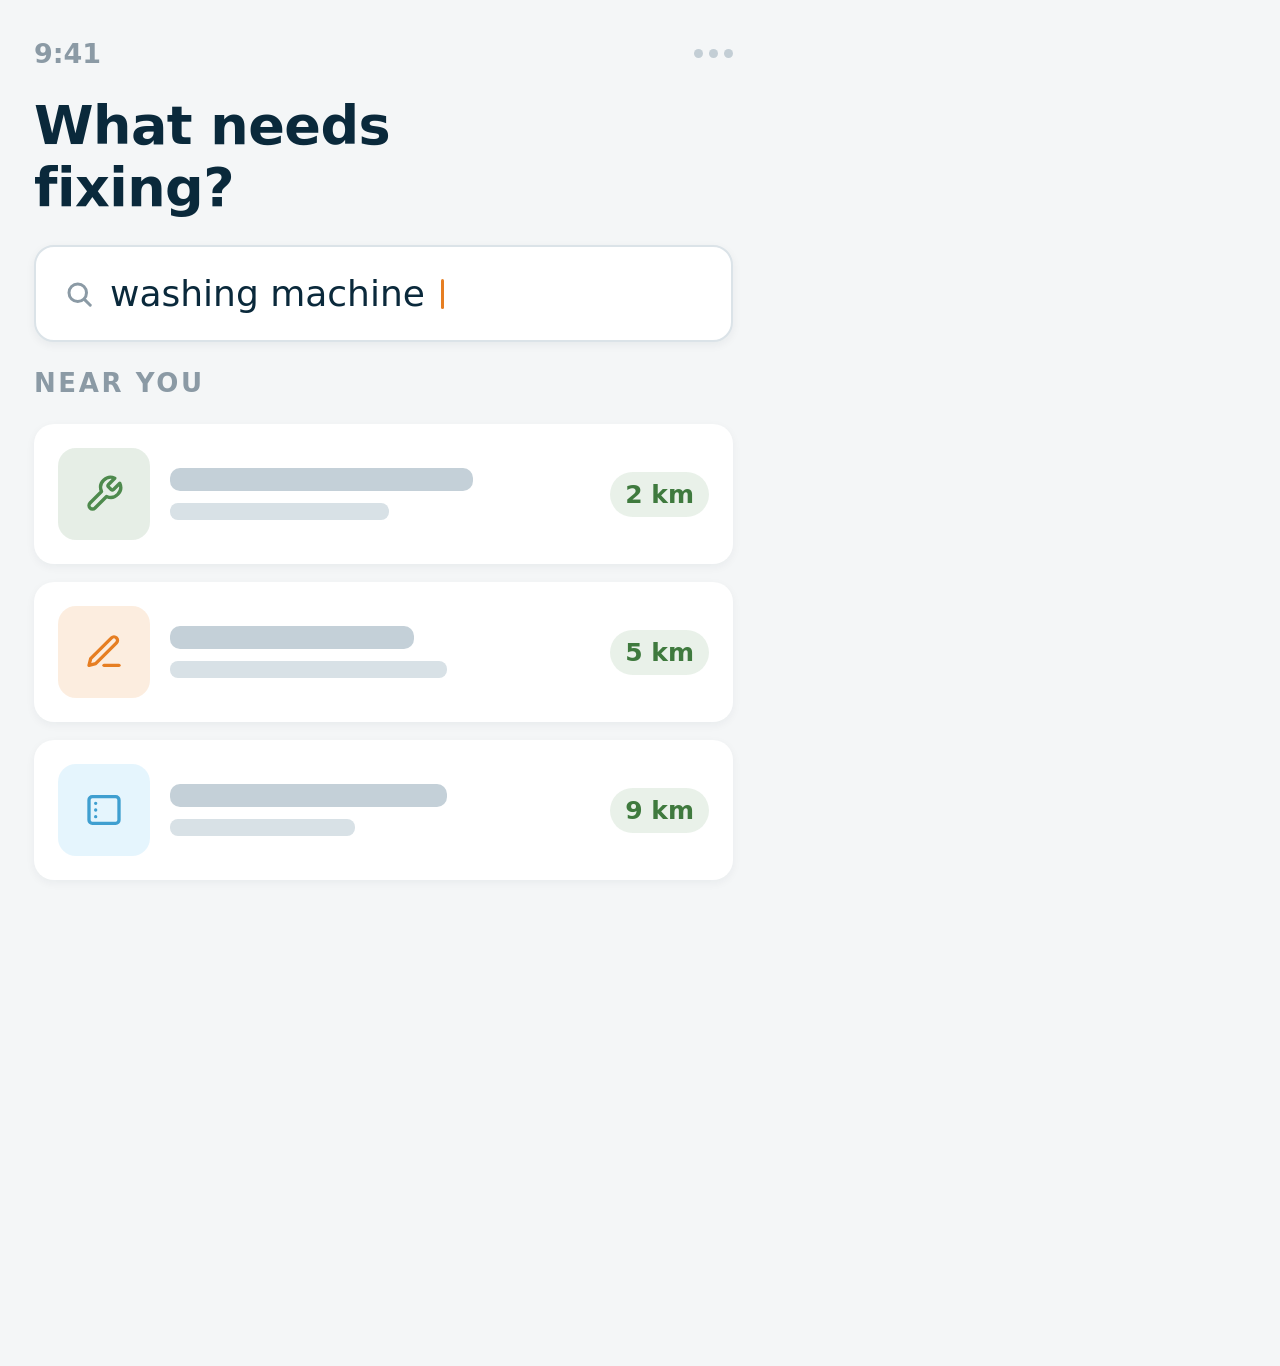
<file: _DESIGNS/right-to-repair-phone-screen.html>
<!DOCTYPE html>
<html><head><meta charset="utf-8"><style>
  * { box-sizing: border-box; margin: 0; }
  html, body { width: 767px; height: 1366px; overflow: hidden; }
  body {
    background: #f4f6f7; color: #0a293b;
    font-family: 'DejaVu Sans', system-ui, sans-serif;
    padding: 38px 34px 0;
    display: flex; flex-direction: column; gap: 26px;
  }
  .bar { display: flex; justify-content: space-between; align-items: center; font-size: 27px; color: #8b9aa5; font-weight: 600; }
  .bar .dots { display: flex; gap: 6px; }
  .bar .dots i { width: 9px; height: 9px; border-radius: 50%; background: #c3ced5; }
  h1 { font-size: 54px; line-height: 1.15; letter-spacing: -0.01em; font-weight: 700; }
  .search {
    display: flex; align-items: center; gap: 16px;
    background: #fff; border: 2px solid #dbe3e8; border-radius: 20px;
    padding: 26px 28px; box-shadow: 0 3px 10px rgba(10,41,59,0.06);
  }
  .search span { font-size: 36px; color: #0a293b; }
  .caret { width: 3px; height: 30px; background: #e67e22; border-radius: 2px; }
  .label { font-size: 26px; font-weight: 800; letter-spacing: 0.1em; text-transform: uppercase; color: #8b9aa5; }
  .rows { display: flex; flex-direction: column; gap: 18px; }
  .row { display: flex; align-items: center; gap: 20px; background: #fff; border-radius: 20px; padding: 24px; box-shadow: 0 3px 10px rgba(10,41,59,0.05); }
  .tile { width: 92px; height: 92px; border-radius: 18px; display: grid; place-items: center; flex: none; }
  .t1 { background: rgba(78,138,77,0.14); }
  .t2 { background: rgba(230,126,34,0.14); }
  .t3 { background: rgba(110,198,240,0.18); }
  .lines { flex: 1; display: flex; flex-direction: column; gap: 12px; }
  .lines b { display: block; height: 23px; border-radius: 10px; background: #c4d0d8; }
  .lines s { display: block; height: 17px; border-radius: 8px; background: #d8e1e6; }
  .pill { font-size: 25px; font-weight: 800; color: #3f7a3e; background: rgba(78,138,77,0.12); border-radius: 999px; padding: 8px 15px; flex: none; }
  .cta { margin-top: 6px; background: #e67e22; color: #fff; border-radius: 20px; padding: 26px; text-align: center; font-size: 28px; font-weight: 700; }
</style></head>
<body>
  <div class="bar"><span>9:41</span><span class="dots"><i></i><i></i><i></i></span></div>
  <h1>What needs<br>fixing?</h1>
  <div class="search">
    <svg width="30" height="30" viewBox="0 0 24 24" fill="none" stroke="#8b9aa5" stroke-width="2.4" stroke-linecap="round"><circle cx="11" cy="11" r="7"/><path d="M16.5 16.5L21 21"/></svg>
    <span>washing machine</span><div class="caret"></div>
  </div>
  <div class="label">Near you</div>
  <div class="rows">
    <div class="row"><div class="tile t1"><svg width="40" height="40" viewBox="0 0 24 24" fill="none" stroke="#4e8a4d" stroke-width="2" stroke-linecap="round" stroke-linejoin="round"><path d="M14.7 6.3a1 1 0 0 0 0 1.4l1.6 1.6a1 1 0 0 0 1.4 0l3.77-3.77a6 6 0 0 1-7.94 7.94l-6.91 6.91a2.12 2.12 0 0 1-3-3l6.91-6.91a6 6 0 0 1 7.94-7.94l-3.76 3.76z"/></svg></div><div class="lines"><b style="width:72%"></b><s style="width:52%"></s></div><div class="pill">2 km</div></div>
    <div class="row"><div class="tile t2"><svg width="40" height="40" viewBox="0 0 24 24" fill="none" stroke="#e67e22" stroke-width="2" stroke-linecap="round" stroke-linejoin="round"><path d="M12 20h9"/><path d="M16.5 3.5a2.12 2.12 0 0 1 3 3L7 19l-4 1 1-4z"/></svg></div><div class="lines"><b style="width:58%"></b><s style="width:66%"></s></div><div class="pill">5 km</div></div>
    <div class="row"><div class="tile t3"><svg width="40" height="40" viewBox="0 0 24 24" fill="none" stroke="#3f9fd0" stroke-width="2" stroke-linecap="round" stroke-linejoin="round"><rect x="3" y="4" width="18" height="16" rx="2"/><path d="M7 8h.01M7 12h.01M7 16h.01"/></svg></div><div class="lines"><b style="width:66%"></b><s style="width:44%"></s></div><div class="pill">9 km</div></div>
  </div>
</body></html>
</file>
<file: app.css>
/* ============================================================
   Environmentle app skin — "Envie in the room"
   Shared across index.html, the three games and companion.php.
   Loaded AFTER each page's own <style>, so equal-specificity
   rules here win by source order. Scope: body.skin
   ============================================================ */

:root {
  --ink: #0a293b;
  --sky: #85d083;
  --amber: #f0a060;
  --aqua: #6ec6f0;
  --water-ink: #2d84b8;
  --colour-navy: #0a293b;
  --colour-green: #4e8a4d;
  --colour-green-dark: #3a6b39;
  --colour-orange: #e67e22;
  --colour-orange-dark: #c96a12;
  --font-display: 'Comfortaa', 'Trebuchet MS', sans-serif;
  --font-body: 'Mulish', 'Helvetica Neue', Arial, sans-serif;
  --muted-on-white: #6b7a84;
  --ground-base: #061924;
  --ground-home:   radial-gradient(120% 80% at 82% -8%, #14405c 0%, transparent 58%), radial-gradient(90% 60% at -14% 108%, #123f2f 0%, transparent 52%);
  --ground-games:  radial-gradient(110% 70% at 14% -6%, #123f2f 0%, transparent 56%), radial-gradient(110% 60% at 100% 40%, #13405c 0%, transparent 54%);
  --ground-score:  radial-gradient(120% 70% at 50% 8%, #134a3a 0%, transparent 56%), radial-gradient(100% 50% at 90% 100%, #13405c 0%, transparent 52%);
  --ground-intro:  radial-gradient(120% 70% at 90% 4%, #12405c 0%, transparent 56%), radial-gradient(100% 60% at -10% 100%, #123f2f 0%, transparent 52%);
  --ground-play:   radial-gradient(110% 60% at 50% -10%, #13405c 0%, transparent 54%);
  --ground-answer: radial-gradient(110% 60% at 50% -10%, #13425c 0%, transparent 52%), radial-gradient(100% 50% at 50% 100%, #14402e 0%, transparent 50%);
  --ground-action: radial-gradient(110% 60% at 20% 0%, #134a3a 0%, transparent 52%);
  --ground-a:      radial-gradient(130% 70% at 78% 12%, #123f5c 0%, transparent 58%), radial-gradient(110% 60% at 10% 96%, #0f3a2d 0%, transparent 54%);
  --ground-b:      radial-gradient(120% 60% at 50% 24%, #14503c 0%, transparent 56%), radial-gradient(120% 60% at 50% 104%, #123f5c 0%, transparent 54%);
  --ground-companion: radial-gradient(110% 60% at 50% 30%, #13405c 0%, transparent 54%), radial-gradient(100% 50% at 10% 100%, #123f2f 0%, transparent 50%);
}

/* ── Motion ─────────────────────────────────────────────── */
@keyframes sbob     { 0%,100% { transform: translateY(0) } 50% { transform: translateY(-9px) } }
@keyframes stwinkle { 0%,100% { opacity: .2 } 50% { opacity: .9 } }
@keyframes sorbit   { to { transform: rotate(360deg) } }
@keyframes spop     { 0% { transform: scale(.9) } 60% { transform: scale(1.04) } 100% { transform: scale(1) } }
@media (prefers-reduced-motion: reduce) {
  .skin .erow envie-mascot, .skin .bob, .skin .stars span, .skin .orbit-ring { animation: none !important; }
  .skin .spop, .skin .bb.sky { animation: none !important; }
}

/* ── Grounds ────────────────────────────────────────────── */
.skin .gr-home      { background: var(--ground-home) var(--ground-base) !important; }
.skin .gr-games     { background: var(--ground-games) var(--ground-base) !important; }
.skin .gr-score     { background: var(--ground-score) var(--ground-base) !important; }
.skin .gr-intro     { background: var(--ground-intro) var(--ground-base) !important; }
.skin .gr-play      { background: var(--ground-play) var(--ground-base) !important; }
.skin .gr-answer    { background: var(--ground-answer) var(--ground-base) !important; }
.skin .gr-action    { background: var(--ground-action) var(--ground-base) !important; }
.skin .gr-a         { background: var(--ground-a) #04121b !important; }
.skin .gr-b         { background: var(--ground-b) #04121b !important; }
.skin .gr-companion { background: var(--ground-companion) var(--ground-base) !important; }

/* Star field + orbit rings, injected by app.js into [data-space] */
.skin .stars { position: absolute; inset: 0; pointer-events: none; z-index: 0; overflow: hidden; }
.skin .stars span { position: absolute; width: 3px; height: 3px; border-radius: 50%; background: #fff; animation: stwinkle 4s ease-in-out infinite; }
.skin .stars span:nth-child(1) { top: 118px; left: 11%; }
.skin .stars span:nth-child(2) { top: 186px; left: 77%; width: 4px; height: 4px; background: var(--sky); animation-duration: 5.5s; }
.skin .stars span:nth-child(3) { top: 250px; left: 31%; width: 2px; height: 2px; animation-duration: 6.5s; }
.skin .stars span:nth-child(4) { top: 92px; left: 59%; background: var(--amber); animation-duration: 5s; }
.skin .stars span:nth-child(5) { top: 62%; left: 9%; background: var(--amber); animation-duration: 6s; }
.skin .stars span:nth-child(6) { top: 70%; left: 84%; width: 2px; height: 2px; animation-duration: 7s; }
.skin .orbit-ring { position: absolute; pointer-events: none; opacity: .5; animation: sorbit 110s linear infinite; }
.skin .orbit-ring.rev { animation-direction: reverse; animation-duration: 140s; }
.skin .orbit-ring ellipse { fill: none; stroke: rgba(255,255,255,.35); stroke-width: 1.2; stroke-dasharray: 4 8; }
.skin .stars .orbit-ring { top: 60px; right: -110px; width: 300px; height: 300px; }
.skin .stars.left .orbit-ring { top: 80px; left: -120px; right: auto; width: 400px; height: 400px; opacity: .45; }
.skin .stars.centre .orbit-ring { top: 150px; left: 50%; right: auto; margin-left: -180px; width: 360px; height: 360px; }

/* ── Speech bubble (the signature) ──────────────────────── */
.skin .bb {
  position: relative;
  --bb: #fff; --bi: var(--ink);
  background: var(--bb);
  border: 3px solid var(--bi);
  border-radius: 26px 20px 28px 18px / 20px 28px 18px 26px;
  padding: 14px 16px;
  box-shadow: 5px 6px 0 rgba(6,25,36,.55);
  color: var(--ink);
  font-family: var(--font-body);
  font-size: 13.5px;
  line-height: 1.55;
  transform: rotate(-1.4deg);
  text-align: left;
}
.skin .bb.r2 { border-radius: 20px 28px 18px 26px / 28px 18px 26px 20px; transform: rotate(1.2deg); }
.skin .bb.r3 { border-radius: 28px 22px 24px 30px / 22px 26px 30px 20px; transform: rotate(-0.9deg); }
.skin .bb.r4 { border-radius: 22px 30px 20px 26px / 30px 20px 26px 22px; transform: rotate(1.6deg); }
.skin .bb.r5 { transform: rotate(-1.8deg); }
.skin .bb.sky { --bb: var(--sky); color: #0a2b16; animation: spop .4s ease-out; }
.skin .bb.dark { --bb: #0d3145; --bi: var(--sky); color: #fff; box-shadow: 6px 7px 0 rgba(4,18,27,.62); }
.skin .bb p { margin: 0; }
.skin .bb .bh { font-family: var(--font-display); font-weight: 700; font-size: 17px; line-height: 1.3; color: inherit; }
.skin .bb .bs { font-size: 12px; line-height: 1.5; color: #5a6a74; margin-top: 8px; }
.skin .bb.sky .bs { color: #1f4a2c; }
.skin .bb.dark .bs { color: rgba(255,255,255,.62); }
.skin .bb strong { font-weight: 700; color: inherit; }
.skin .bb .tail { position: absolute; left: -24px; bottom: 13px; width: 30px; height: 44px; overflow: visible; }
.skin .bb .tail path { fill: var(--bb); stroke: var(--bi); stroke-width: 3; stroke-linejoin: round; stroke-linecap: round; }
.skin .bb.tail-top .tail { top: 9px; bottom: auto; }
.skin .bb.tail-low .tail { bottom: 0; }
.skin .bb.tail-right .tail { left: auto; right: -24px; transform: scaleX(-1); }
.skin .bb.notail .tail { display: none; }

/* Envie beside a bubble */
.skin .erow { display: flex; align-items: flex-end; gap: 8px; }
.skin .erow envie-mascot { width: 92px; flex: none; color: #fff; animation: sbob 9s ease-in-out infinite; }
.skin .erow .bb { flex: 1; min-width: 0; margin-bottom: 18px; }
.skin .erow.top { align-items: flex-start; }
.skin .erow.top envie-mascot { margin-top: 12px; }
.skin .erow.top .bb { margin-bottom: 0; }
.skin .erow.rev { flex-direction: row-reverse; justify-content: flex-start; }
.skin .erow.center { justify-content: center; }
.skin .erow.center .bb { flex: 0 1 auto; max-width: 200px; }
.skin .erow.sm envie-mascot { width: 78px; }
.skin .erow.lg envie-mascot { width: 112px; }

/* ── Buttons ────────────────────────────────────────────── */
.skin .cta {
  display: flex; align-items: center; justify-content: center; gap: 8px;
  width: 100%; border: 0; border-radius: 22px; padding: 19px;
  font-family: var(--font-display); font-weight: 700; font-size: 19px; line-height: 1.15;
  color: #fff; background: var(--colour-orange);
  box-shadow: 0 12px 28px rgba(230,126,34,.4);
  cursor: pointer; -webkit-tap-highlight-color: transparent;
  transition: transform .12s, opacity .15s; text-decoration: none; text-align: center;
}
.skin .cta:active { transform: scale(.97); }
.skin .cta:disabled { opacity: .45; cursor: default; }
.skin .cta.green { background: var(--colour-green); box-shadow: 0 12px 28px rgba(78,138,77,.4); font-size: 17px; }
.skin .cta.ghost { background: transparent; border: 2px solid rgba(255,255,255,.3); box-shadow: none; padding: 17px; font-size: 17px; }
.skin .cta.white { background: #fff; color: var(--ink); border-radius: 999px; box-shadow: 0 14px 32px rgba(0,0,0,.3); font-size: 18px; padding: 18px; }
.skin .cta svg { width: 20px; height: 20px; }
.skin .link-back { display: block; width: 100%; background: none; border: 0; margin: 14px 0 0; text-align: center; font-family: var(--font-body); font-size: 13px; color: rgba(255,255,255,.5); cursor: pointer; }

/* ── Pills, chips, tiles, rows ──────────────────────────── */
.skin .pill { display: inline-flex; align-items: center; gap: 6px; padding: 5px 11px; border-radius: 999px; font-family: var(--font-body); font-size: 10px; font-weight: 700; letter-spacing: .1em; text-transform: uppercase; background: rgba(255,255,255,.12); color: rgba(255,255,255,.72); white-space: nowrap; }
.skin .pill.sky   { background: rgba(133,208,131,.2);  color: var(--sky); }
.skin .pill.aqua  { background: rgba(110,198,240,.18); color: var(--aqua); }
.skin .pill.amber { background: rgba(230,126,34,.2);   color: var(--amber); }
.skin .pill.solid-aqua { background: var(--aqua); color: #06222f; padding: 8px 15px; font-size: 11px; letter-spacing: .08em; }
.skin .chip { display: inline-flex; align-items: center; padding: 9px 15px; border-radius: 999px; background: rgba(255,255,255,.08); color: rgba(255,255,255,.68); font-family: var(--font-body); font-size: 12px; font-weight: 700; }
.skin .chip.outline { background: none; border: 1.5px solid var(--sky); color: var(--sky); }
.skin .chip.sm { padding: 5px 10px; font-size: 10px; }
.skin .chip.aqua { background: rgba(110,198,240,.16); color: var(--aqua); }
.skin .chip.amber { background: rgba(230,126,34,.2); color: var(--amber); }
.skin .chip.sky { background: rgba(133,208,131,.18); color: var(--sky); }
.skin .eyebrow { margin: 0 0 10px; font-family: var(--font-body); font-size: 10px; font-weight: 700; letter-spacing: .12em; text-transform: uppercase; color: rgba(255,255,255,.45); }

.skin .tile { width: 44px; height: 44px; flex: none; border-radius: 14px; display: grid; place-items: center; background: rgba(255,255,255,.08); color: rgba(255,255,255,.8); }
.skin .tile svg { width: 22px; height: 22px; }
.skin .tile.lg { width: 50px; height: 50px; border-radius: 16px; } .skin .tile.lg svg { width: 26px; height: 26px; }
.skin .tile.xl { width: 52px; height: 52px; border-radius: 17px; } .skin .tile.xl svg { width: 28px; height: 28px; }
.skin .tile.sm { width: 40px; height: 40px; border-radius: 13px; } .skin .tile.sm svg { width: 21px; height: 21px; }
.skin .tile.aqua  { background: rgba(110,198,240,.16); color: var(--aqua); }
.skin .tile.amber { background: rgba(230,126,34,.18);  color: var(--amber); }
.skin .tile.sky   { background: rgba(133,208,131,.2);  color: var(--sky); }
.skin .tile.rose  { background: rgba(255,143,163,.18); color: #ff8fa3; }
.skin .tile.moss  { background: rgba(138,109,63,.22);  color: #c9a96e; }
.skin .tile.on-white.aqua  { background: rgba(110,198,240,.18); color: var(--water-ink); }
.skin .tile.on-white.green { background: rgba(78,138,77,.14);   color: var(--colour-green); }

.skin .row { display: flex; align-items: center; gap: 13px; background: rgba(255,255,255,.07); border-radius: 18px; padding: 13px 15px; cursor: pointer; -webkit-tap-highlight-color: transparent; text-decoration: none; color: inherit; transition: transform .12s; }
.skin .row:active { transform: scale(.985); }
.skin .row .row-body { flex: 1; min-width: 0; }
.skin .row .row-title { margin: 0; font-family: var(--font-display); font-weight: 700; font-size: 15px; color: #fff; line-height: 1.2; }
.skin .row .row-meta { margin: 2px 0 0; font-family: var(--font-body); font-size: 12px; color: rgba(255,255,255,.55); }
.skin .row .row-chev { width: 18px; height: 18px; color: rgba(255,255,255,.5); flex: none; }
.skin .row.done, .skin .row.played-today { opacity: .6; }
.skin .row .played-badge, .skin .row .coming-badge { flex: none; padding: 6px 11px; border-radius: 999px; background: rgba(133,208,131,.2); color: var(--sky); font-family: var(--font-body); font-size: 9px; font-weight: 700; letter-spacing: .08em; text-transform: uppercase; white-space: nowrap; }
.skin .row .coming-badge { background: rgba(255,255,255,.12); color: rgba(255,255,255,.72); }

/* Gradient-rimmed card */
.skin .rim { --rim-a: #6ec6f0; --rim-b: #3f7fa8; --rim-bg: #0c3346; --rim-ink: var(--aqua); --rim-tint: rgba(110,198,240,.16); border-radius: 24px; padding: 2.5px; background: linear-gradient(135deg, var(--rim-a), var(--rim-b)); cursor: pointer; -webkit-tap-highlight-color: transparent; transition: transform .12s; }
.skin .rim:active { transform: scale(.985); }
.skin .rim.sort   { --rim-a: #e67e22; --rim-b: #c96a12; --rim-bg: #3a2410; --rim-ink: var(--amber); --rim-tint: rgba(230,126,34,.2); }
.skin .rim.water  { --rim-a: #85d083; --rim-b: #4e8a4d; --rim-bg: #0f3527; --rim-ink: var(--sky); --rim-tint: rgba(133,208,131,.18); }
.skin .rim.topic-data     { --rim-a: #6ec6f0; --rim-b: #3f7fa8; --rim-bg: #0c3346; --rim-ink: var(--aqua); --rim-tint: rgba(110,198,240,.16); }
.skin .rim.topic-finance  { --rim-a: #f0a060; --rim-b: #c96a12; --rim-bg: #33200f; --rim-ink: var(--amber); --rim-tint: rgba(230,126,34,.2); }
.skin .rim.topic-climate  { --rim-a: #85d083; --rim-b: #4e8a4d; --rim-bg: #0f3527; --rim-ink: var(--sky); --rim-tint: rgba(133,208,131,.18); }
.skin .rim.topic-activism { --rim-a: #ff8fa3; --rim-b: #d9364f; --rim-bg: #3a1520; --rim-ink: #ff8fa3; --rim-tint: rgba(255,143,163,.18); }
.skin .rim.topic-forestry { --rim-a: #c9a96e; --rim-b: #2d5a3d; --rim-bg: #14261a; --rim-ink: #c9a96e; --rim-tint: rgba(138,109,63,.22); }
.skin .rim.topic-food     { --rim-a: #85d083; --rim-b: #3a6b39; --rim-bg: #0f3527; --rim-ink: var(--sky); --rim-tint: rgba(133,208,131,.18); }
.skin .rim.topic-society  { --rim-a: #f0a060; --rim-b: #e67e22; --rim-bg: #33200f; --rim-ink: var(--amber); --rim-tint: rgba(230,126,34,.2); }
.skin .rim-in { border-radius: 22px; background: var(--rim-bg); padding: 16px 18px; display: flex; align-items: center; gap: 14px; }
.skin .rim .tile { background: var(--rim-tint); color: var(--rim-ink); }
.skin .rim-body { flex: 1; min-width: 0; }
.skin .rim-tag { margin: 0 0 3px; font-family: var(--font-body); font-size: 10px; font-weight: 700; letter-spacing: .1em; text-transform: uppercase; color: var(--rim-ink); }
.skin .rim-title { margin: 0; font-family: var(--font-display); font-weight: 700; font-size: 19px; line-height: 1.15; color: #fff; }
.skin .rim-chips { display: flex; flex-wrap: wrap; gap: 6px; margin-top: 10px; }
.skin .rim-chips .chip { padding: 5px 10px; font-size: 10px; background: var(--rim-tint); color: var(--rim-ink); }
.skin .rim-chips .chip.muted { background: rgba(255,255,255,.1); color: rgba(255,255,255,.6); }
.skin .rim.done { opacity: .62; }
.skin .rim.done .rim-title::after { content: ' · read'; font-size: 12px; color: var(--sky); }
.skin .rim.soon { padding: 0; background: rgba(255,255,255,.05); border: 2px dashed rgba(255,255,255,.18); cursor: default; }
.skin .rim.soon .rim-in { background: transparent; }
.skin .rim.soon .tile { background: rgba(255,255,255,.07); color: rgba(255,255,255,.45); }
.skin .rim.soon .rim-title { font-size: 17px; color: rgba(255,255,255,.7); }
.skin .rim.soon .rim-meta { margin: 3px 0 0; font-family: var(--font-body); font-size: 12px; color: rgba(255,255,255,.4); }
.skin .playbtn { width: 40px; height: 40px; flex: none; border-radius: 50%; background: #fff; display: grid; place-items: center; box-shadow: 0 6px 16px rgba(0,0,0,.3); }
.skin .playbtn svg { width: 17px; height: 17px; fill: var(--ink); margin-left: 2px; }

/* Dark info panel */
.skin .panel-dark { background: rgba(255,255,255,.07); border-radius: 22px; padding: 18px; }
.skin .panel-dark .pt { margin: 0 0 12px; font-family: var(--font-display); font-weight: 700; font-size: 15px; color: #fff; }
.skin .panel-dark.accent { border-radius: 20px; padding: 16px 18px; border-left: 5px solid var(--sky); }
.skin .panel-dark.accent .pt { margin-bottom: 6px; }
.skin .panel-dark p, .skin .panel-dark li { font-family: var(--font-body); font-size: 13px; line-height: 1.6; color: rgba(255,255,255,.78); }

/* ── Tab bar (index, companion: #app-bottom-nav · games: .app-nav) ── */
.skin #app-bottom-nav, .skin .app-nav {
  background: rgba(6,25,36,.86) !important;
  backdrop-filter: blur(14px); -webkit-backdrop-filter: blur(14px);
  border-top: 1px solid rgba(255,255,255,.1) !important;
  box-shadow: none !important;
  justify-content: space-around; align-items: flex-start;
  height: auto !important; min-height: 0;
  padding: 12px 0 calc(env(safe-area-inset-bottom, 0px) + 12px) !important;
}
.skin .nav-tab, .skin .app-nav-item { flex: 1; display: flex; flex-direction: column; align-items: center; justify-content: center; gap: 5px; padding: 2px 0 !important; min-width: 0; background: none !important; border: 0; border-radius: 0; color: rgba(255,255,255,.5) !important; text-decoration: none; }
.skin .nav-tab svg, .skin .app-nav-item svg { width: 21px; height: 21px; display: block; }
.skin .nav-tab-label, .skin .app-nav-label { font-family: var(--font-body) !important; font-size: 9px !important; font-weight: 700; letter-spacing: .08em; text-transform: uppercase; }
.skin .nav-tab.active, .skin .app-nav-item.active { color: var(--colour-orange) !important; background: none !important; }

/* ============================================================
   HUB (index.html)
   ============================================================ */
.skin #screen-hub { background: var(--ground-home) var(--ground-base); }
.skin #screen-hub .hub-header { background: transparent; padding: 10px 20px 0; position: relative; z-index: 1; }
.skin #screen-hub .hub-greeting { font-family: var(--font-body); font-size: 14px; font-weight: 400; color: rgba(255,255,255,.6); margin-bottom: 2px; }
.skin #screen-hub .hub-title { font-size: 27px; margin-bottom: 0; white-space: nowrap; }
.skin #screen-hub .hub-title em { color: var(--amber); }
.skin #screen-hub .hub-streak-row { display: none; }
.skin #screen-hub .hub-envie { display: none; }
.skin #screen-hub .notif-prompt, .skin #screen-hub .install-banner { border-radius: 20px; background: rgba(255,255,255,.07); border-color: rgba(255,255,255,.12); }
.skin .hub-body { background: transparent; padding: 14px 20px 110px; position: relative; z-index: 1; }

/* Envie holds the daily card */
.skin .daily-wrap { position: relative; padding-top: 82px; margin-bottom: 4px; }
.skin .daily-wrap > envie-mascot { position: absolute; left: 50%; top: 8px; width: 132px; margin-left: -66px; z-index: 0; color: #fff; animation: sbob 9s ease-in-out infinite; }
.skin .daily-hero {
  position: relative; z-index: 1; min-height: 0;
  background: #0d3145; border: 3px solid var(--sky);
  border-radius: 26px 20px 28px 22px / 20px 28px 22px 26px;
  box-shadow: 6px 7px 0 rgba(4,18,27,.62);
  transform: rotate(-1.2deg); overflow: visible;
}
.skin .daily-hero::before { display: none; }
.skin .daily-hero:active { transform: rotate(-1.2deg) scale(.985); }
.skin .daily-hero.played-today, .skin .daily-hero.coming-soon { opacity: 1; }
.skin .daily-hero.played-today:active, .skin .daily-hero.coming-soon:active { transform: rotate(-1.2deg); }
.skin .daily-hero-content { min-height: 0; padding: 17px 18px; gap: 0; }
.skin .daily-hero-top { margin-bottom: 12px; }
.skin .daily-theme-badge { background: rgba(133,208,131,.2); color: var(--sky); font-family: var(--font-body); font-size: 10px; padding: 5px 11px; }
.skin .daily-hero-date { font-family: var(--font-body); font-size: 12px; color: rgba(255,255,255,.6); }
.skin .daily-hero-main { display: flex; align-items: center; gap: 12px; }
.skin .daily-hero .today-icon { width: 46px; height: 46px; flex: none; border-radius: 15px; background: rgba(110,198,240,.16); color: var(--aqua); display: grid; place-items: center; margin: 0; font-size: 0; }
.skin .daily-hero .today-icon svg { width: 26px; height: 26px; }
.skin .daily-hero-title { margin: 0; font-family: var(--font-display); font-size: 19px; line-height: 1.2; color: #fff; }
.skin .daily-hero-action { margin-top: 14px; justify-content: space-between; gap: 8px; }
.skin .daily-play-btn { background: var(--colour-orange); border-radius: 999px; padding: 8px 14px; font-family: var(--font-body); font-size: 10px; letter-spacing: .08em; box-shadow: 0 8px 18px rgba(230,126,34,.35); }
.skin .daily-hero .coming-badge, .skin .daily-hero .played-badge { display: inline-block; padding: 7px 13px; border-radius: 999px; background: rgba(255,255,255,.12); color: rgba(255,255,255,.72); font-family: var(--font-body); font-size: 10px; font-weight: 700; letter-spacing: .08em; text-transform: uppercase; }
.skin .daily-hero .played-badge { background: rgba(133,208,131,.2); color: var(--sky); }
.skin .daily-hero-unlock { font-family: var(--font-body); font-size: 12px; color: rgba(255,255,255,.5); }

/* Stat strip */
.skin .hub-progress-card { display: flex !important; background: rgba(255,255,255,.08); border: 0; border-radius: 20px; padding: 14px 6px; margin: 16px 0 0; }
.skin .progress-stat { padding: 0 4px; border-right: 0; border-left: 1px solid rgba(255,255,255,.1); }
.skin .progress-stat:first-child { border-left: 0; }
.skin .progress-stat-num { font-size: 19px; color: #fff; margin-bottom: 2px; display: flex; align-items: center; justify-content: center; gap: 4px; }
.skin .progress-stat-num svg { width: 15px; height: 15px; color: var(--colour-orange); }
.skin .progress-stat-num.streak { color: var(--amber); }
.skin .progress-stat-label { font-family: var(--font-body); font-size: 9px; letter-spacing: .06em; color: rgba(255,255,255,.52); }
.skin .hub-section-label { font-family: var(--font-body); color: rgba(255,255,255,.45); margin: 18px 0 10px; }
.skin #recent-games-list, .skin #recent-stories-list { display: flex; flex-direction: column; gap: 10px; }

/* Screens Games + Stories */
.skin #screen-games { background: var(--ground-games) var(--ground-base); }
.skin #screen-learn { background: var(--ground-games) var(--ground-base); }
.skin .bg-envie { position: absolute; top: 150px; right: -18px; width: 150px; opacity: .4; color: #fff; z-index: 0; pointer-events: none; animation: sbob 11s ease-in-out infinite; }
.skin .games-lib-hero, .skin .learn-hero { background: transparent; padding: 8px 20px 22px; overflow: visible; }
.skin .games-lib-hero-bg, .skin .learn-hero-bg { display: none; }
.skin .games-lib-hero-content, .skin .learn-hero-content { padding-right: 0; }
.skin .games-lib-eyebrow, .skin .learn-hero-eyebrow { background: rgba(255,255,255,.1); border: 0; padding: 7px 14px; }
.skin .games-lib-eyebrow-text, .skin .learn-hero-eyebrow-text { font-family: var(--font-body); font-size: 10px; font-weight: 700; letter-spacing: .1em; text-transform: uppercase; color: rgba(255,255,255,.78); }
.skin .games-lib-eyebrow-dot, .skin .learn-hero-eyebrow-dot { background: var(--sky); }
.skin .games-lib-title, .skin .learn-hero-title { font-family: var(--font-display); font-weight: 700; font-size: 44px; line-height: 1; letter-spacing: -.02em; margin: 14px 0 10px; background: linear-gradient(100deg, var(--sky), var(--amber)); -webkit-background-clip: text; background-clip: text; color: transparent; }
.skin .games-lib-subtitle, .skin .learn-hero-subtitle { font-family: var(--font-body); font-size: 15px; line-height: 1.6; color: rgba(255,255,255,.65); max-width: 30ch; }
.skin .games-library-body, .skin .learn-body { background: transparent; padding: 0 20px 110px; display: flex; flex-direction: column; gap: 14px; position: relative; z-index: 1; }
.skin .learn-section-label { font-family: var(--font-body); font-size: 10px; font-weight: 700; letter-spacing: .12em; text-transform: uppercase; color: rgba(255,255,255,.45); margin: 4px 0 -4px; }

/* Name screen */
.skin #screen-name { background: var(--ground-intro) var(--ground-base); }

/* ============================================================
   COURSE PLAYER
   ============================================================ */
.skin .cp-slide.theme-dark, .skin .cp-slide.theme-blue { background: var(--ground-a) #04121b; }
.skin .cp-slide.theme-green { background: var(--ground-b) #04121b; }
.skin .cp-slide.theme-orange { background: radial-gradient(120% 60% at 50% 20%, #4a2a10 0%, transparent 58%), radial-gradient(110% 60% at 10% 100%, #123f5c 0%, transparent 54%) #04121b; }
.skin .cp-slide.theme-dark::before, .skin .cp-slide.theme-blue::before, .skin .cp-slide.theme-green::before, .skin .cp-slide.theme-orange::before,
.skin .cp-slide.theme-dark::after,  .skin .cp-slide.theme-blue::after,  .skin .cp-slide.theme-green::after,  .skin .cp-slide.theme-orange::after { display: none; }
.skin .cp-texture { display: none; }
.skin .cp-space { position: absolute; inset: 0; pointer-events: none; z-index: 0; overflow: hidden; }
.skin .cp-space .orbit-ring { top: 80px; left: -120px; width: 400px; height: 400px; opacity: .45; animation-duration: 140s; }
.skin .cp-space .star { position: absolute; width: 3px; height: 3px; border-radius: 50%; background: #fff; animation: stwinkle 4.5s ease-in-out infinite; }
.skin .cp-space .star:nth-child(2) { top: 150px; left: 15%; }
.skin .cp-space .star:nth-child(3) { top: 230px; left: 77%; width: 4px; height: 4px; background: var(--aqua); animation-duration: 6s; }
.skin .cp-space .star:nth-child(4) { top: 50%; left: 10%; background: var(--amber); animation-duration: 5s; }
.skin .cp-space .star:nth-child(5) { top: 62%; left: 85%; width: 2px; height: 2px; animation-duration: 7s; }
.skin .cp-ghost { position: absolute; bottom: 96px; right: -30px; font-family: var(--font-display); font-weight: 700; font-size: clamp(140px, 48vw, 190px); line-height: 1; color: rgba(255,255,255,.045); pointer-events: none; z-index: 0; letter-spacing: -.04em; }
.skin .cp-mark { position: absolute; bottom: -50px; right: -60px; width: 280px; height: 280px; color: #fff; opacity: .05; pointer-events: none; z-index: 0; transform: rotate(-8deg); }
.skin .cp-slide .cp-stat-number { font-size: clamp(64px, 24vw, 92px); line-height: 1.05; letter-spacing: -.03em; padding-top: .04em; }
.skin .cp-slide .cp-stat-caption { font-family: var(--font-body); font-size: 19px; color: #fff; }
.skin .cp-slide .cp-text { font-family: var(--font-display); }
.skin .cp-slide.theme-dark .cp-stat-body, .skin .cp-slide .cp-stat-body { align-items: flex-start; text-align: left; }
.skin .cp-slide .cp-stat-number, .skin .cp-slide .cp-stat-caption { text-align: left; }
.skin .cp-stat-tag { align-self: flex-start; margin-bottom: 12px; }
.skin .cp-envie { position: absolute; right: 18px; bottom: calc(env(safe-area-inset-bottom, 0px) + 52px); z-index: 2; display: flex; align-items: flex-end; gap: 6px; pointer-events: none; }
.skin .cp-envie envie-mascot { width: 88px; flex: none; color: #fff; animation: sbob 8s ease-in-out infinite; }
.skin .cp-envie .bb { max-width: 176px; padding: 11px 13px; margin-bottom: 26px; }
.skin .cp-envie .bb .bh { font-size: 13px; line-height: 1.35; }
.skin .cp-counter { font-family: var(--font-display); font-weight: 700; font-size: 13px; color: rgba(255,255,255,.66); letter-spacing: 0; }
.skin .cp-hint { font-family: var(--font-body); font-size: 12px; color: rgba(255,255,255,.34); }
.skin .cp-close { background: rgba(255,255,255,.14); }
.skin .cp-slide { padding-bottom: calc(env(safe-area-inset-bottom, 0px) + 150px); }
.skin .cp-slide.cp-slide-photo { padding-bottom: calc(env(safe-area-inset-bottom, 0px) + 80px); }

/* Completion */
.skin .cp-complete { position: absolute; inset: 0; z-index: 50; display: none; flex-direction: column; align-items: center; justify-content: center; text-align: center; padding: 60px 28px 40px; background: var(--ground-b) #04121b; overflow: hidden; }
.skin .cp-complete.open { display: flex; }
.skin .cp-complete > * { position: relative; z-index: 1; }
.skin .cp-complete .cp-space { z-index: 0; }
.skin .cp-complete .cp-space .orbit-ring { top: 150px; left: 50%; margin-left: -180px; width: 360px; height: 360px; opacity: .5; animation: sorbit 120s linear infinite reverse; }
.skin .cp-complete .hero-envie { position: relative; width: 160px; color: #fff; margin-bottom: 6px; animation: sbob 6s ease-in-out infinite; }
.skin .cp-complete .hero-envie envie-mascot { width: 160px; display: block; }
.skin .cp-complete .sparks { position: absolute; inset: -20px; width: calc(100% + 40px); height: auto; pointer-events: none; }
.skin .cp-complete h2 { margin: 0 0 22px; font-family: var(--font-display); font-weight: 700; font-size: 32px; line-height: 1.12; color: #fff; }
.skin .cp-complete .rim { width: 100%; border-radius: 26px; --rim-a: var(--sky); --rim-b: var(--colour-green); cursor: default; }
.skin .cp-complete .rim-in { border-radius: 24px; background: rgba(6,32,22,.72); padding: 26px 20px; display: block; }
.skin .cp-complete .pts { margin: 0; font-family: var(--font-display); font-weight: 700; font-size: 58px; line-height: 1; color: var(--sky); animation: spop .5s ease-out; }
.skin .cp-complete .pts-sub { margin: 8px 0 0; font-family: var(--font-body); font-size: 14px; color: rgba(255,255,255,.62); }
.skin .cp-complete .chips { display: flex; gap: 8px; justify-content: center; margin-top: 18px; flex-wrap: wrap; }
.skin .cp-complete .cta.white { margin-top: 34px; }
.skin .cp-complete .next { margin: 16px 0 0; font-family: var(--font-body); font-size: 13px; color: rgba(255,255,255,.5); background: none; border: 0; cursor: pointer; }
.skin .cp-complete .next.hidden { display: none; }

/* ============================================================
   GAMES (quiz · sort · water) — shared class names
   ============================================================ */
.skin.game { --accent: var(--sky); --accent-ink: #062a16; }
.skin.g-water { --accent: var(--aqua); --accent-ink: #06222f; }
.skin.g-sort  { --accent: var(--amber); --accent-ink: #2a1400; }
.skin.g-quiz  { --accent: var(--sky); --accent-ink: #062a16; }

.skin.game #screen-intro, .skin.game #screen-played { background: var(--ground-intro) var(--ground-base); }
.skin.game .intro-top { padding: 96px 20px 0; }
.skin.game .badge-row { margin-bottom: 24px; }
.skin.game .category-badge { background: var(--accent); color: var(--accent-ink); font-family: var(--font-body); font-size: 11px; font-weight: 700; letter-spacing: .08em; padding: 8px 15px; }
.skin.game .sub-badge { font-family: var(--font-body); font-size: 11px; font-weight: 700; letter-spacing: .08em; color: rgba(255,255,255,.45); }
.skin.game .intro-label { font-family: var(--font-body); font-size: 11px; font-weight: 700; letter-spacing: .12em; color: rgba(255,255,255,.4); margin-bottom: 8px; }
.skin.game .intro-title { font-family: var(--font-display); font-weight: 700; font-size: clamp(32px, 9.5vw, 38px); line-height: 1.04; margin-bottom: 22px; }
.skin.game .intro-title em { color: var(--accent); }
.skin.game .intro-top .erow { margin: 0 -2px; }
.skin.game .intro-top .erow .bb .dyk-text { font-family: var(--font-body); font-size: 13.5px; font-weight: 400; line-height: 1.55; color: var(--ink); }
.skin.game .intro-top .erow .bb .dyk-text strong { color: var(--ink); }
.skin.game .best-line { font-family: var(--font-body); color: var(--accent); }
.skin.game .intro-bottom { background: transparent; border-top: 0; padding: 12px 20px 30px; }
.skin.game .meta-row { gap: 14px; margin-bottom: 18px; }
.skin.game .meta-item { font-family: var(--font-body); font-size: 13px; color: rgba(255,255,255,.72); }
.skin.game .meta-dot { background: var(--accent); }
.skin.game .btn-play { border-radius: 22px; padding: 19px; font-family: var(--font-display); font-weight: 700; font-size: 19px; background: var(--colour-orange); box-shadow: 0 12px 28px rgba(230,126,34,.4); }
.skin.game .btn-play:active { background: var(--colour-orange-dark); }
.skin.game .micro { font-family: var(--font-body); font-size: 11px; color: rgba(255,255,255,.38); margin-top: 16px; }

/* Score */
.skin.game #screen-score { background: var(--ground-score) var(--ground-base); }
.skin.game .score-top { padding: 96px 20px 0; flex: none; justify-content: flex-start; }
.skin.game .score-label { font-family: var(--font-body); font-size: 11px; font-weight: 700; letter-spacing: .16em; color: rgba(255,255,255,.48); margin-bottom: 6px; }
.skin.game .score-number { font-family: var(--font-display); font-weight: 700; font-size: clamp(72px, 22vw, 86px); margin-bottom: 4px; animation: spop .5s ease-out; }
.skin.game .score-max { font-family: var(--font-body); font-size: 15px; font-weight: 400; color: rgba(255,255,255,.55); margin-bottom: 12px; }
.skin.game .score-top .erow { width: 100%; margin-bottom: 6px; }
.skin.game .score-top .erow .bb { margin-bottom: 34px; }
.skin.game .score-message { font-family: var(--font-display); font-weight: 700; font-size: 15px; line-height: 1.3; color: var(--ink); margin: 0; }
.skin.game .score-sub { font-family: var(--font-body); font-size: 12px; line-height: 1.5; color: #5a6a74; margin: 6px 0 0; max-width: none; }
.skin.game .score-sub:empty { display: none; }
.skin.game .score-pills { margin-top: 0; gap: 8px; }
.skin.game .score-pill { font-family: var(--font-body); font-size: 12px; font-weight: 700; padding: 9px 15px; background: rgba(255,255,255,.08); border: 0; color: rgba(255,255,255,.68); }
.skin.game .score-pill:empty { display: none; }
.skin.game .score-pill.highlight { background: none; border: 1.5px solid var(--sky); color: var(--sky); }
.skin.game .score-body { padding: 22px 20px 0; }
.skin.game .panel { background: rgba(255,255,255,.07); border: 0; border-radius: 22px; padding: 18px; }
.skin.game .panel-title { font-family: var(--font-display); font-size: 15px; margin-bottom: 12px; }
.skin.game .panel p, .skin.game .panel-intro, .skin.game .fact-list li, .skin.game .explainer dd { font-family: var(--font-body); }
.skin.game .fact-list { list-style: none; padding: 0; }
.skin.game .fact-list li { position: relative; padding-left: 17px; color: rgba(255,255,255,.78); }
.skin.game .fact-list li::before { content: ''; position: absolute; left: 0; top: 7px; width: 7px; height: 7px; border-radius: 50%; background: var(--aqua); }
.skin.game .panel-caveat { background: rgba(255,255,255,.05); }
.skin.game .score-bottom { padding: 22px 20px 32px; gap: 11px; background: transparent; }
.skin.g-quiz .score-bottom { background: linear-gradient(to top, #061924 70%, transparent); padding-top: 30px; }
.skin.game .btn-action { border-radius: 22px; padding: 19px; font-family: var(--font-display); font-weight: 700; font-size: 18px; background: var(--colour-orange); box-shadow: 0 12px 28px rgba(230,126,34,.4); }
.skin.game .btn-finish { border-radius: 22px; padding: 17px; font-family: var(--font-display); font-weight: 700; font-size: 17px; background: transparent; border: 2px solid rgba(255,255,255,.3); color: #fff; }
.skin.game .btn-finish:active { background: rgba(255,255,255,.06); }

/* Action */
.skin.game #screen-action { background: var(--ground-action) var(--ground-base); }
.skin.game .action-header { background: transparent; padding: 96px 20px 16px; }
.skin.game .action-header-title { font-family: var(--font-display); font-weight: 700; font-size: 30px; line-height: 1.1; margin-bottom: 6px; }
.skin.game .action-header-sub { font-family: var(--font-body); font-size: 14px; color: rgba(255,255,255,.6); }
.skin.game .action-body { background: transparent; padding: 0 20px 24px; }
.skin.game .action-body .erow { margin-bottom: 12px; }
.skin.game .action-intro { font-family: var(--font-body); font-size: 13px; line-height: 1.55; color: var(--ink); background: none; border: 0; padding: 0; margin: 0; }
.skin.game .action-intro strong { color: var(--ink); }
.skin.game .action-card { background: #fff; border: 0; border-left: 7px solid var(--colour-green); border-radius: 22px; padding: 17px 18px; margin-bottom: 12px; box-shadow: 0 10px 24px rgba(0,0,0,.2); }
.skin.game .action-card:nth-of-type(odd) { border-left-color: var(--aqua); }
.skin.game .action-card.selected { background: #fff; border-left-color: var(--colour-green); box-shadow: 0 12px 28px rgba(78,138,77,.3); }
.skin.game .action-card-title { font-family: var(--font-display); font-weight: 700; font-size: 16px; line-height: 1.25; color: var(--ink); }
.skin.game .action-level { font-family: var(--font-body); font-size: 9px; padding: 5px 10px; letter-spacing: .06em; }
.skin.game .level-beginner, .skin.game .level-easy, .skin.game .level-Easy { background: rgba(78,138,77,.14); color: var(--colour-green-dark); }
.skin.game .level-intermediate, .skin.game .level-medium, .skin.game .level-Medium { background: rgba(230,126,34,.16); color: var(--colour-orange-dark); }
.skin.game .level-advanced, .skin.game .level-hard, .skin.game .level-Hard { background: #FCE4EC; color: #AD1457; }
.skin.game .action-card-desc { font-family: var(--font-body); font-size: 13px; line-height: 1.6; color: #5a6a74; margin: 8px 0 12px; }
.skin.game .action-pts { font-family: var(--font-display); font-weight: 700; font-size: 15px; color: var(--colour-green); }
.skin.game .action-carbon { font-family: var(--font-body); font-size: 12px; color: var(--muted-on-white); }
.skin.game .action-checkbox { width: 26px; height: 26px; border: 2.5px solid #c8d2d8; }
.skin.game .action-card.selected .action-checkbox { background: var(--colour-green); border-color: var(--colour-green); }
.skin.game .action-card-nothing { background: transparent; border: 2px dashed rgba(255,255,255,.22); border-left-width: 2px; border-radius: 20px; box-shadow: none; padding: 15px 18px; }
.skin.game .action-card-nothing .action-card-title { font-family: var(--font-body); font-weight: 400; font-size: 14px; color: rgba(255,255,255,.7); }
.skin.game .action-card-nothing .action-pts { font-family: var(--font-body); font-size: 11px; color: rgba(255,255,255,.4) !important; }
.skin.game .action-card-nothing .action-checkbox { border-color: rgba(255,255,255,.3); }
.skin.game .action-card-nothing.selected { background: rgba(255,255,255,.06); border-style: solid; border-color: rgba(255,255,255,.5); }
.skin.game .action-card-nothing.selected .action-checkbox { background: rgba(255,255,255,.85); border-color: rgba(255,255,255,.85); }
.skin.game .action-card-nothing.selected .action-checkbox svg { stroke: var(--ink); }
.skin.game .action-footer { background: linear-gradient(to top, #061924 60%, transparent); padding: 16px 20px calc(24px + env(safe-area-inset-bottom, 0px)); }
.skin.game .btn-commit { border-radius: 22px; padding: 19px; font-family: var(--font-display); font-weight: 700; font-size: 17px; background: var(--colour-green); box-shadow: 0 12px 28px rgba(78,138,77,.4); }
.skin.game .btn-commit:disabled { box-shadow: none; }
.skin.game .btn-action-back { font-family: var(--font-body); font-size: 13px; color: rgba(255,255,255,.5); margin-top: 8px; }

/* Quiz feedback sheet */
.skin.g-quiz .feedback-toast { background: #0d3145; border-top: 0; border-radius: 26px 26px 0 0; padding: 18px 20px calc(24px + env(safe-area-inset-bottom, 0px)); box-shadow: 0 -12px 40px rgba(0,0,0,.4); }
.skin.g-quiz .feedback-result { display: none; }
.skin.g-quiz .feedback-toast .feedback-title { font-family: var(--font-display); font-weight: 700; font-size: 17px; line-height: 1.3; color: inherit; }
.skin.g-quiz .feedback-toast .feedback-fact { font-family: var(--font-body); font-size: 12px; line-height: 1.5; color: #5a6a74; margin: 8px 0 0; }
.skin.g-quiz .feedback-toast .feedback-fact strong { color: inherit; }
.skin.g-quiz .feedback-toast .bb.sky .feedback-fact { color: #1f4a2c; }
.skin.g-quiz .feedback-toast .erow { margin-bottom: 4px; }
.skin.g-quiz .feedback-toast .erow .bb { margin-bottom: 14px; }
.skin.g-quiz .feedback-toast .bb .bs strong { color: inherit; }
.skin.g-quiz .btn-continue { border-radius: 22px; padding: 17px; font-family: var(--font-display); font-weight: 700; font-size: 17px; background: var(--colour-orange); box-shadow: 0 12px 28px rgba(230,126,34,.4); }
.skin.g-quiz .btn-continue:active { background: var(--colour-orange-dark); }

/* ── Water game: guess + answer ─────────────────────────── */
.skin.g-water #screen-game { background: var(--ground-play) var(--ground-base); }
.skin.g-water #screen-game.answered { background: var(--ground-answer) var(--ground-base); }
.skin.g-water .game-header { background: rgba(6,25,36,.5); padding: 92px 20px 16px; }
.skin.g-water .game-title-label { font-family: var(--font-display); font-weight: 700; font-size: 16px; color: #fff; }
.skin.g-water .streak-label { font-family: var(--font-body); font-size: 11px; letter-spacing: .06em; color: rgba(255,255,255,.5); }
.skin.g-water .streak-value { font-size: 16px; color: var(--amber); }
.skin.g-water .streak-value.best { font-size: 16px; color: #fff; }
.skin.g-water .game-progress-row { margin-top: 14px; }
.skin.g-water .progress-label { font-family: var(--font-body); font-size: 10px; color: rgba(255,255,255,.45); }
.skin.g-water .progress-track { height: 7px; background: rgba(255,255,255,.12); }
.skin.g-water .progress-fill { background: var(--aqua); }
.skin.g-water #screen-game.answered .progress-fill { background: var(--sky); }
.skin.g-water .btn-exit { font-family: var(--font-body); font-size: 11px; font-weight: 700; padding: 7px 13px; background: none; border: 1px solid rgba(255,255,255,.22); color: rgba(255,255,255,.7); }
.skin.g-water .card-track-wrapper { background: transparent; padding: 20px 20px 24px; }
.skin.g-water .card-track-wrapper .erow { margin-bottom: 22px; }
.skin.g-water .game-question { font-family: var(--font-display); font-size: 17px; text-align: left; color: var(--ink); margin: 0; }
.skin.g-water .game-basis { font-family: var(--font-body); font-size: 12px; text-align: left; color: #5a6a74; margin: 8px 0 0; }
.skin.g-water .card-track { gap: 12px; }
.skin.g-water .card { background: #fff; border: 0; border-left: 7px solid var(--aqua); border-radius: 22px; padding: 16px 18px; box-shadow: 0 10px 24px rgba(0,0,0,.22); gap: 14px; overflow: visible; }
.skin.g-water .card-color-bar { display: none; }
.skin.g-water .card-emoji { width: 52px; height: 52px; flex: none; border-radius: 17px; background: rgba(110,198,240,.18); color: var(--water-ink); display: grid; place-items: center; font-size: 0; }
.skin.g-water .card-emoji svg { width: 28px; height: 28px; }
.skin.g-water .card-title { font-family: var(--font-display); font-weight: 700; font-size: 17px; color: var(--ink); }
.skin.g-water .card-sub { font-family: var(--font-body); font-size: 13px; color: var(--muted-on-white); }
.skin.g-water .card-impact { font-family: var(--font-display); font-size: 24px; color: var(--water-ink); }
.skin.g-water .card-impact-unit { font-family: var(--font-body); font-size: 12px; font-weight: 600; color: var(--muted-on-white); }
.skin.g-water .card-cat-label { font-family: var(--font-body); font-size: 9px; letter-spacing: .08em; color: var(--aqua); margin-top: 4px; }
.skin.g-water .card-mystery { border-left-color: rgba(110,198,240,.4); }
.skin.g-water .card-mystery .card-emoji { background: rgba(110,198,240,.12); }
.skin.g-water .card-mystery:not(.revealed) .card-impact { color: #c8d2d8; }
.skin.g-water .card-mystery:not(.revealed) .card-impact-unit { opacity: 1; }
.skin.g-water .card-mystery.correct { border: 3px solid var(--colour-green); border-left-width: 3px; box-shadow: 0 12px 28px rgba(78,138,77,.3); }
.skin.g-water .card-mystery.correct .card-impact { color: var(--colour-green); }
.skin.g-water .card-mystery.correct .card-emoji { background: rgba(78,138,77,.14); color: var(--colour-green); }
.skin.g-water .card-mystery.wrong { border: 3px solid #e04040; border-left-width: 3px; box-shadow: 0 12px 28px rgba(224,64,64,.25); }
.skin.g-water .card-mystery.wrong .card-impact { color: #c03030; }
.skin.g-water #screen-game.answered #card-left { opacity: .72; }
.skin.g-water .versus { font-family: var(--font-body); font-size: 11px; font-weight: 700; letter-spacing: .18em; color: rgba(255,255,255,.42); }
.skin.g-water .card-detail { background: rgba(255,255,255,.07); border-left: 5px solid var(--sky); border-radius: 20px; padding: 16px 18px; margin-top: 12px; box-shadow: none; }
.skin.g-water .card-fact-title { font-family: var(--font-display); font-size: 15px; color: #fff; margin-bottom: 6px; }
.skin.g-water .card-fact-title.correct-msg { color: var(--sky); }
.skin.g-water .card-fact-title.wrong-msg { color: var(--amber); }
.skin.g-water .card-fact-text { font-family: var(--font-body); font-size: 13px; line-height: 1.65; color: #fff; }
.skin.g-water .card-fact-comment { font-family: var(--font-body); font-size: 13px; line-height: 1.65; color: rgba(255,255,255,.68); }
.skin.g-water .game-footer { background: transparent; border-top: 0; padding: 0 20px calc(20px + env(safe-area-inset-bottom, 0px)); gap: 12px; }
.skin.g-water .btn-submit { background: #0e3a52; border: 3px solid rgba(255,255,255,.14); border-radius: 22px; padding: 18px 0; min-height: 0; font-family: var(--font-display); }
.skin.g-water .btn-submit:active, .skin.g-water .btn-submit:focus-visible, .skin.g-water .btn-submit.focused { border-color: var(--aqua); box-shadow: 0 10px 24px rgba(110,198,240,.24); outline: none; background: #0e3a52; }
.skin.g-water .btn-word { font-family: var(--font-display); font-weight: 700; font-size: 19px; letter-spacing: .04em; }
.skin.g-water .btn-hint { font-family: var(--font-body); font-size: 11px; font-weight: 400; color: rgba(255,255,255,.5); text-transform: none; letter-spacing: 0; }
.skin.g-water .btn-submit.next { background: var(--colour-orange); border-color: var(--colour-orange); box-shadow: 0 12px 28px rgba(230,126,34,.4); padding: 19px; }
.skin.g-water .btn-submit.next:active { background: var(--colour-orange-dark); }
.skin.g-water .reality-card { border-radius: 26px; }

/* ── Sort game: ground on the play stage, keep mechanics ── */
.skin.g-sort #screen-game { background: var(--ground-play) var(--ground-base); }
.skin.g-sort .game-header { background: rgba(6,25,36,.5); }

/* ============================================================
   COMPANION
   ============================================================ */
.skin.companion { background: var(--ground-companion) var(--ground-base); }
.skin.companion .cc-mode-btn[hidden] { display: none !important; }
.skin.companion .cc-modebar { background: transparent; border-bottom: 0; gap: 8px; padding: 12px 20px 14px; }
.skin.companion .cc-mode-btn { flex: 0 0 auto; gap: 7px; padding: 11px 17px; border-radius: 999px; border: 1.5px solid transparent; background: rgba(255,255,255,.07); color: rgba(255,255,255,.68); font-family: var(--font-body); font-size: 13px; font-weight: 700; }
.skin.companion .cc-mode-btn svg { width: 15px; height: 15px; }
.skin.companion .cc-mode-btn.active { background: rgba(230,126,34,.16); border-color: var(--colour-orange); color: var(--amber); }
.skin.companion #chat-scroll { padding: 2px 20px 20px; }
.skin.companion .input-area { align-items: center; gap: 10px; }
.skin.companion .input-wrap { border-radius: 999px; background: rgba(255,255,255,.08); border: 1px solid rgba(255,255,255,.16); align-items: center; }
.skin.companion .input-wrap:focus-within { border-color: rgba(230,126,34,.6); }
.skin.companion #user-input { font-family: var(--font-body); padding: 14px 20px; }
.skin.companion #user-input::placeholder { color: rgba(255,255,255,.42); }
.skin.companion .send-btn { width: 50px; height: 50px; box-shadow: 0 8px 20px rgba(230,126,34,.4); }
.skin.companion .send-btn svg { width: 22px; height: 22px; fill: #fff; }
.skin.companion .chat-empty { padding: 22px 2px 24px; align-items: stretch; gap: 0; text-align: left; }
.skin.companion .chat-empty .erow { padding: 0 2px; }
.skin.companion button.msg-source.link { cursor: pointer; text-decoration: none; -webkit-appearance: none; appearance: none; line-height: 1.2; max-width: 100%; }
.skin.companion button.msg-source.link svg { flex: none; }
.skin.companion button.msg-source.link:active { transform: scale(.98); }
.skin.companion .thinking-bubble { display: flex; align-items: center; gap: 4px; }
.skin.companion .thinking-note { margin-left: 8px; font-family: var(--font-body); font-size: 12.5px; color: rgba(255,255,255,.55); }
.skin.companion .chat-empty .erow envie-mascot { width: 116px; }
.skin.companion .chat-empty .erow .bb { margin-bottom: 22px; }
.skin.companion .chat-empty .erow .bb .bh { font-size: 19px; line-height: 1.25; }
.skin.companion .chat-empty .erow .bb .bs { font-size: 13px; line-height: 1.55; margin-top: 7px; }
.skin.companion .chat-empty-suggestions { max-width: none; gap: 10px; margin-top: 12px; }
.skin.companion .suggestion-chip { display: flex; align-items: center; gap: 12px; background: rgba(255,255,255,.07); border: 0; border-radius: 18px; padding: 15px 16px; font-family: var(--font-body); font-size: 14px; line-height: 1.45; color: rgba(255,255,255,.86); text-align: left; cursor: pointer; }
.skin.companion .suggestion-chip .row-chev { width: 17px; height: 17px; flex: none; color: rgba(255,255,255,.45); }
.skin.companion .suggestion-chip .pill { margin-left: auto; }
.skin.companion .cc-search-wrap { border-radius: 999px; background: rgba(255,255,255,.08); border: 1px solid rgba(255,255,255,.16); }
.skin.companion .cc-card, .skin.companion .wk-card { border-radius: 18px; background: rgba(255,255,255,.07); border: 0; }

/* ── Quiz question stage (mechanics untouched, ground + white tiles) ── */
.skin.g-quiz #screen-question { background: var(--ground-play) var(--ground-base); }
.skin.g-quiz .progress-header { background: rgba(6,25,36,.5); }
.skin.g-quiz .q-category { font-family: var(--font-body); font-weight: 700; color: var(--amber); }
.skin.g-quiz .q-text { color: #fff; }
.skin.g-quiz .timer-bar-wrap { background: rgba(255,255,255,.12); height: 7px; border-radius: 999px; }
.skin.g-quiz .timer-text { font-family: var(--font-body); color: rgba(255,255,255,.6); }
.skin.g-quiz .option-btn { border: 3px solid transparent; border-radius: 22px; box-shadow: 0 10px 24px rgba(0,0,0,.22); font-family: var(--font-display); font-weight: 700; font-size: 16px; color: var(--ink); }
.skin.g-quiz .option-btn:hover:not(:disabled) { border-color: rgba(110,198,240,.6); }
.skin.g-quiz .option-btn.correct, .skin.g-quiz .option-btn.reveal-correct { background: #fff; border-color: var(--colour-green); color: var(--colour-green-dark); box-shadow: 0 12px 28px rgba(78,138,77,.3); }
.skin.g-quiz .option-btn.wrong { background: #fff; border-color: #e04040; color: #c03030; }

/* ── Sort drag stage ── */
.skin.g-sort .card-track-wrapper, .skin.g-sort .game-footer { background: transparent; border-top: 0; }
.skin.g-sort .game-footer { padding: 12px 20px calc(20px + env(safe-area-inset-bottom, 0px)); }
.skin.g-sort .game-title-label { font-family: var(--font-display); font-weight: 700; font-size: 15px; color: #fff; }
.skin.g-sort .tries-label { font-family: var(--font-body); }
.skin.g-sort .arrow-guide { background: rgba(255,255,255,.08); border: 0; border-radius: 999px; }
.skin.g-sort .arrow-label { font-family: var(--font-body); color: rgba(255,255,255,.62); }
.skin.g-sort .arrow-icon { color: var(--amber); }
.skin.g-sort .card { border-radius: 18px; border: 0; box-shadow: 0 10px 24px rgba(0,0,0,.22); }
.skin.g-sort .scale-label { color: rgba(255,255,255,.5); }
.skin.g-sort .btn-submit { border-radius: 22px; padding: 19px; font-family: var(--font-display); font-weight: 700; font-size: 17px; background: var(--colour-orange); box-shadow: 0 12px 28px rgba(230,126,34,.4); }
.skin.g-sort .btn-submit:active { background: var(--colour-orange-dark); }
.skin.g-sort .result-message { font-family: var(--font-body); font-weight: 700; color: rgba(255,255,255,.75); }
.skin.g-sort .result-message.correct-msg { color: var(--sky); }
.skin.g-sort .result-message.wrong-msg { color: var(--amber); }

/* ── Envie vertically centred on his bubble (game intros) ── */
.skin .erow.mid { align-items: center; }
.skin .erow.mid .bb { margin-bottom: 0; }
.skin .erow.mid .bb .tail { top: 50%; bottom: auto; margin-top: -22px; }
body.skin { background: var(--ground-base); }

/* ── Profile ── */
.skin #screen-profile { background: var(--ground-games) var(--ground-base); }
.skin .profile-body { padding: 24px 20px 110px; }
.skin .profile-back, .skin .profile-signout, .skin .profile-topbar-title { font-family: var(--font-body); }
.skin .profile-name { font-family: var(--font-display); }
.skin .profile-tag { font-family: var(--font-body); color: var(--sky); }
.skin .profile-section-label { font-family: var(--font-body); font-size: 10px; font-weight: 700; letter-spacing: .12em; text-transform: uppercase; color: rgba(255,255,255,.45); margin: 22px 0 10px; }
.skin .settings-list { gap: 10px; }
.skin .settings-item { background: rgba(255,255,255,.07); border: 0; border-radius: 18px; padding: 13px 15px; font-family: var(--font-body); }
.skin .settings-item:active { background: rgba(255,255,255,.11); }
.skin .settings-item .settings-item-icon { color: var(--sky); }
.skin .settings-item-label { font-size: 14px; font-weight: 600; }
.skin .actions-history-empty { background: rgba(255,255,255,.07); border-radius: 18px; padding: 16px; font-family: var(--font-body); font-size: 13px; line-height: 1.55; color: rgba(255,255,255,.6); }
.skin .action-history-item { background: rgba(255,255,255,.07); border: 0; border-radius: 18px; }
.skin .name-back[hidden] { display: none !important; }

/* ============================================================
   COMPANION — Ask answer, Claims list, detail, Say this
   ============================================================ */
.skin.companion .msg-row.user .msg-bubble { background: var(--colour-orange); border-radius: 22px 22px 6px 22px; padding: 14px 17px; font-family: var(--font-display); font-weight: 700; font-size: 15px; line-height: 1.4; max-width: 82%; box-shadow: 0 8px 20px rgba(230,126,34,.32); }
.skin.companion .msg-row.assistant { gap: 12px; }
.skin.companion .msg-row.assistant .erow { width: 100%; align-items: flex-start; gap: 10px; }
.skin.companion .msg-row.assistant .erow envie-mascot { width: 80px; margin-top: 10px; }
.skin.companion .msg-row.assistant .erow .bb { margin: 0; padding: 15px 17px; }
.skin.companion .msg-row.assistant .erow .bb .bh { font-size: 17px; line-height: 1.35; }
.skin.companion .msg-row.assistant .erow .bb .tail { top: 22px; bottom: auto; }
.skin.companion .ans-panel { width: 100%; max-width: none; background: rgba(255,255,255,.07); border: 0; border-left: 5px solid var(--sky); border-radius: 22px; padding: 18px; font-family: var(--font-body); font-size: 13.5px; line-height: 1.65; color: rgba(255,255,255,.84); }
.skin.companion .ans-panel .ans-eyebrow { margin: 0 0 12px; font-size: 10px; font-weight: 700; letter-spacing: .12em; text-transform: uppercase; color: var(--sky); }
.skin.companion .ans-panel .ans-lead { font-family: var(--font-display); font-weight: 700; font-size: 15px; line-height: 1.35; color: #fff; margin-bottom: 12px; }
.skin.companion .ans-panel p { margin: 0 0 10px; }
.skin.companion .ans-panel p:last-child { margin-bottom: 0; }
.skin.companion .ans-panel strong { color: #fff; }
.skin.companion .ans-panel h3 { margin: 12px 0 7px; padding-top: 12px; border-top: 1px solid rgba(255,255,255,.12); font-family: var(--font-body); font-size: 10px; font-weight: 700; letter-spacing: .12em; text-transform: uppercase; color: rgba(255,255,255,.45); }
.skin.companion .ans-panel ul, .skin.companion .ans-panel ol { list-style: none; padding: 0; margin: 0 0 10px; display: flex; flex-direction: column; gap: 7px; }
.skin.companion .ans-panel li { position: relative; padding-left: 15px; font-size: 13px; line-height: 1.5; color: rgba(255,255,255,.78); }
.skin.companion .ans-panel li::before { content: ''; position: absolute; left: 0; top: 7px; width: 6px; height: 6px; border-radius: 50%; background: var(--sky); }
.skin.companion .ans-panel a { color: var(--amber); }
.skin.companion .msg-sources { gap: 8px; margin-top: 0; }
.skin.companion .msg-source { padding: 9px 14px; border-radius: 999px; font-family: var(--font-body); font-size: 11.5px; font-weight: 700; letter-spacing: 0; text-transform: none; gap: 8px; }
.skin.companion .msg-source.wiki { background: rgba(78,138,77,.16); border: 1px solid rgba(133,208,131,.35); color: var(--sky); }
.skin.companion .msg-source.ai, .skin.companion .msg-source.ai-supplemented { background: rgba(255,255,255,.07); border: 1px solid rgba(255,255,255,.14); color: rgba(255,255,255,.62); }
.skin.companion .msg-source svg { width: 13px; height: 13px; flex: none; }
.skin.companion #reset-row button, .skin.companion .reset-btn { font-family: var(--font-body); }

/* Claims list */
.skin.companion #counter-view { padding: 6px 20px calc(env(safe-area-inset-bottom, 0px) + 100px); gap: 14px; }
.skin.companion .cc-list-view { gap: 14px; }
.skin.companion .cc-list-view .erow envie-mascot { width: 76px; }
.skin.companion .cc-list-view .erow .bb { margin-bottom: 14px; padding: 13px 15px; }
.skin.companion .cc-list-view .erow .bb .bh { font-size: 13.5px; line-height: 1.3; }
.skin.companion .cc-search-wrap { padding: 4px 19px; }
.skin.companion .cc-search-wrap svg { width: 17px; height: 17px; color: rgba(255,255,255,.45); flex: none; }
.skin.companion #cc-search, .skin.companion #wk-search { font-family: var(--font-body); padding: 11px 12px; }
.skin.companion .cc-cats { gap: 8px; margin: 0 -20px; padding-left: 20px; padding-right: 20px; }
.skin.companion .cc-cat { padding: 9px 14px; gap: 6px; background: rgba(255,255,255,.07); border: 1px solid transparent; color: rgba(255,255,255,.62); font-family: var(--font-body); font-size: 12px; font-weight: 700; }
.skin.companion .cc-cat svg { width: 13px; height: 13px; }
.skin.companion .cc-cat.active { background: rgba(78,138,77,.2); border-color: var(--sky); color: var(--sky); }
.skin.companion .cc-count, .skin.companion .wk-countrow .cc-count { font-family: var(--font-body); font-size: 10px; font-weight: 700; letter-spacing: .12em; text-transform: uppercase; color: rgba(255,255,255,.42); }
.skin.companion #cc-results { gap: 11px; }
.skin.companion .cc-card { --vc: 240,160,96; padding: 2px; border-radius: 22px; background: linear-gradient(135deg, rgba(var(--vc),.55), rgba(var(--vc),.12)); border: 0; gap: 0; }
.skin.companion .cc-card.v-red    { --vc: 224,112,102; }
.skin.companion .cc-card.v-yellow { --vc: 232,210,122; }
.skin.companion .cc-card.v-green  { --vc: 133,208,131; }
.skin.companion .cc-card-in { border-radius: 20px; background: #0c2c3d; padding: 15px 17px; }
.skin.companion .cc-card-top { display: flex; align-items: center; justify-content: space-between; gap: 10px; margin-bottom: 10px; }
.skin.companion .cc-card-top svg { width: 17px; height: 17px; color: rgba(255,255,255,.4); flex: none; }
.skin.companion .cc-card-claim { font-family: var(--font-display); font-weight: 700; font-size: 16px; line-height: 1.35; color: #fff; }
.skin.companion .cc-card-foot { display: flex; align-items: center; gap: 5px; margin-top: 12px; padding-top: 11px; border-top: 1px solid rgba(255,255,255,.1); font-family: var(--font-body); font-size: 10px; font-weight: 700; letter-spacing: .08em; text-transform: uppercase; color: rgba(255,255,255,.45); }
.skin.companion .cc-card-foot svg { width: 12px; height: 12px; }
.skin.companion .cc-verdict { gap: 6px; padding: 6px 12px; font-family: var(--font-body); font-size: 9.5px; letter-spacing: .08em; }
.skin.companion .cc-verdict::before { content: ''; width: 5px; height: 5px; border-radius: 50%; background: currentColor; }
.skin.companion .cc-verdict.v-orange { background: rgba(240,160,96,.18); border: 1px solid rgba(240,160,96,.5); color: var(--amber); }
.skin.companion .cc-verdict.v-red    { background: rgba(224,112,102,.18); border: 1px solid rgba(224,112,102,.55); color: #e88b81; }
.skin.companion .cc-verdict.v-yellow { background: rgba(232,210,122,.16); border: 1px solid rgba(232,210,122,.5); color: #e8d27a; }
.skin.companion .cc-verdict.v-green  { background: rgba(133,208,131,.18); border: 1px solid rgba(133,208,131,.5); color: var(--sky); }
.skin.companion .cc-noresults { font-family: var(--font-body); }

/* Claim detail */
.skin.companion .cc-detail-view { gap: 11px; }
.skin.companion .cc-back { gap: 10px; padding: 6px 0 4px; font-family: var(--font-body); font-size: 14px; font-weight: 600; color: rgba(255,255,255,.75); }
.skin.companion .cc-back svg { width: 19px; height: 19px; }
.skin.companion .cc-detail-view .cc-verdict { padding: 8px 15px; font-size: 10.5px; letter-spacing: .1em; border-width: 1.5px; }
.skin.companion .cc-detail-claim { font-family: var(--font-display); font-weight: 700; font-size: 21px; line-height: 1.22; color: #fff; text-wrap: pretty; margin: 2px 0 4px; }
.skin.companion .cc-block { background: rgba(255,255,255,.06); border-radius: 22px; padding: 16px 17px; border-left: 5px solid var(--amber); gap: 0; }
.skin.companion .cc-block.true { border-left-color: var(--sky); }
.skin.companion .cc-block-title { display: flex; align-items: center; gap: 8px; margin: 0 0 9px; font-family: var(--font-body); font-size: 10px; font-weight: 700; letter-spacing: .12em; text-transform: uppercase; color: var(--amber); }
.skin.companion .cc-block.true .cc-block-title { color: var(--sky); margin-bottom: 10px; }
.skin.companion .cc-block-title svg { width: 14px; height: 14px; }
.skin.companion .cc-block-body { font-family: var(--font-body); font-size: 13.5px; line-height: 1.6; color: rgba(255,255,255,.8); }
.skin.companion .cc-bullets { display: flex; flex-direction: column; gap: 9px; }
.skin.companion .cc-bullets p { position: relative; margin: 0; padding-left: 18px; font-family: var(--font-body); font-size: 13.5px; line-height: 1.55; color: rgba(255,255,255,.8); }
.skin.companion .cc-bullets p::before { content: ''; position: absolute; left: 0; top: 7px; width: 7px; height: 7px; border-radius: 50%; background: var(--sky); }
.skin.companion .cc-srcline { display: flex; align-items: flex-start; gap: 7px; margin: 4px 0 0; font-family: var(--font-body); font-size: 11px; line-height: 1.4; color: rgba(255,255,255,.5); }
.skin.companion .cc-srcline svg { width: 13px; height: 13px; flex: none; margin-top: 1px; }
.skin.companion .cc-srcline a { color: rgba(255,255,255,.6); text-decoration: none; }
.skin.companion .cc-detail-view .cta { margin-top: 4px; font-size: 16px; padding: 17px; }

/* Say this */
.skin.companion body.cc-say .cc-detail-view, body.cc-say .skin.companion .cc-detail-view { display: none; }
.skin.companion .cc-say-view { display: none; flex-direction: column; gap: 0; }
body.cc-say .cc-say-view { display: flex !important; }
body.cc-say .cc-detail-view { display: none !important; }
.skin.companion .cc-say-eyebrow { margin: 6px 0 0; font-family: var(--font-body); font-size: 10px; font-weight: 700; letter-spacing: .12em; text-transform: uppercase; color: rgba(255,255,255,.42); }
.skin.companion .cc-say-title { margin: 7px 0 16px; font-family: var(--font-display); font-weight: 700; font-size: 26px; line-height: 1.1; color: #fff; }
.skin.companion .cc-say-bubble:not(.bb) { position: relative; background: #fff; border: 3px solid var(--ink); border-radius: 32px 24px 34px 22px / 24px 34px 22px 32px; padding: 19px 20px; box-shadow: 6px 7px 0 rgba(4,18,27,.6); transform: rotate(-.8deg); }
.skin.companion .cc-say-bubble p { margin: 0; font-family: var(--font-body); font-size: 15px; line-height: 1.65; color: var(--ink); text-wrap: pretty; }
.skin.companion .cc-say-bubble p + p { margin-top: 12px; }
.skin.companion .cc-say-bubble .tail-down { position: absolute; left: 44px; bottom: -26px; width: 44px; height: 34px; overflow: visible; }
.skin.companion .cc-say-bubble .tail-down path { fill: #fff; stroke: var(--ink); stroke-width: 3; stroke-linejoin: round; stroke-linecap: round; }
.skin.companion .cc-say-envie { display: flex; justify-content: flex-end; margin-top: 14px; }
.skin.companion .cc-say-envie envie-mascot { width: 92px; color: #fff; animation: sbob 7s ease-in-out infinite; }
.skin.companion .cc-say-row { align-items: flex-start; gap: 10px; margin: 0 0 18px; }
.skin.companion .cc-say-row envie-mascot { width: 84px; margin-top: 6px; }
.skin.companion .cc-say-row .bb.cc-say-bubble { flex: 1; min-width: 0; margin: 0; padding: 17px 18px; transform: rotate(-.6deg); }
.skin.companion .cc-say-row .bb .tail { top: 24px; bottom: auto; }
.skin.companion .cc-say-chips { display: flex; flex-wrap: wrap; gap: 8px; margin: 18px 0 16px; }
.skin.companion .cc-say-chips a { display: inline-flex; align-items: center; gap: 7px; padding: 10px 15px; border-radius: 999px; background: rgba(78,138,77,.16); border: 1px solid rgba(133,208,131,.35); color: var(--sky); font-family: var(--font-body); font-size: 12px; font-weight: 700; text-decoration: none; }
.skin.companion .cc-say-chips svg { width: 14px; height: 14px; flex: none; }
.skin.companion .cc-say-actions { display: flex; gap: 11px; }
.skin.companion .cc-say-actions .cta { font-size: 16px; padding: 17px; }
.skin.companion .cc-say-actions .cc-share { width: 62px; flex: none; border-radius: 22px; border: 2px solid rgba(255,255,255,.3); background: none; display: grid; place-items: center; color: #fff; cursor: pointer; }
.skin.companion .cc-say-actions .cc-share svg { width: 20px; height: 20px; }
.skin.companion .cc-ask { margin-top: 14px; background: none; border: 0; width: 100%; text-align: center; font-family: var(--font-body); font-size: 13px; color: rgba(255,255,255,.5); cursor: pointer; }
.skin.companion .cc-lead { margin: 0 0 10px; font-family: var(--font-body); font-size: 13.5px; line-height: 1.55; color: rgba(255,255,255,.8); }
.skin.companion .cc-block-body strong, .skin.companion .cc-bullets strong, .skin.companion .cc-lead strong { color: #fff; }
.skin.companion .cc-say-bubble strong { color: var(--ink); }
.skin.companion .cc-say-head { display: flex; flex-direction: column; align-items: flex-start; gap: 10px; margin: 4px 0 14px; }
.skin.companion .cc-say-claim { margin: 0; font-family: var(--font-display); font-weight: 700; font-size: 16px; line-height: 1.3; color: rgba(255,255,255,.85); text-wrap: pretty; }
.skin.companion .cc-say-eyebrow { margin-top: 0; }
.skin.companion .cc-more { margin-top: 12px; font-size: 15px; padding: 15px; }

/* ============================================================
   HOME ENGINE — three ways, lead card, actions, credits, profile
   (screens 15–18 of the app handoff)
   ============================================================ */
.skin #screen-hub.credit-mode { background: radial-gradient(120% 70% at 50% -8%, #14503c 0%, transparent 56%), radial-gradient(90% 60% at 100% 100%, #13405c 0%, transparent 52%) #061924; }
.skin #screen-hub.credit-mode .hub-title em { color: var(--sky); }

/* The three ways */
.skin .ways { display: grid; grid-template-columns: repeat(3, 1fr); gap: 9px; margin: 0 0 16px; }
.skin .way { position: relative; appearance: none; border: 2px solid rgba(255,255,255,.12); background: rgba(255,255,255,.06); border-radius: 20px; padding: 13px 7px 12px; text-align: center; color: #fff; cursor: pointer; -webkit-tap-highlight-color: transparent; transition: transform .12s; font-family: var(--font-body); }
.skin .way:active { transform: scale(.97); }
.skin .way .tile { margin: 0 auto; width: 38px; height: 38px; border-radius: 12px; }
.skin .way .tile svg { width: 20px; height: 20px; }
.skin .way-label { margin: 9px 0 0; font-family: var(--font-display); font-weight: 700; font-size: 14px; color: #fff; }
.skin .way-name { margin: 3px 0 0; font-family: var(--font-body); font-size: 11px; line-height: 1.3; color: rgba(255,255,255,.75); display: -webkit-box; -webkit-line-clamp: 2; -webkit-box-orient: vertical; overflow: hidden; min-height: 2.6em; }
.skin .way.done .way-name { color: rgba(255,255,255,.5); }
.skin .ways-hint { grid-column: 1 / -1; margin: 2px 0 0; font-family: var(--font-body); font-size: 11.5px; line-height: 1.45; color: rgba(255,255,255,.5); text-align: center; }
.skin .way-meta { margin: 2px 0 0; display: flex; align-items: center; justify-content: center; gap: 4px; font-size: 10.5px; color: rgba(255,255,255,.5); }
.skin .way-meta svg { width: 12px; height: 12px; }
.skin .way.lead.aqua  { background: rgba(110,198,240,.12); border-color: rgba(110,198,240,.5); }
.skin .way.lead.sky   { background: rgba(133,208,131,.1);  border-color: rgba(133,208,131,.5); }
.skin .way.lead.white { background: rgba(240,160,96,.1);   border-color: rgba(240,160,96,.5); }
.skin .way.done { opacity: .55; }
.skin .way.locked { opacity: .45; border-style: dashed; }
.skin .way.done .way-meta { color: var(--sky); font-weight: 700; }
.skin .way-badge { position: absolute; top: -9px; left: 50%; transform: translateX(-50%); padding: 3px 9px; border-radius: 999px; background: var(--sky); color: #062018; font-size: 8.5px; font-weight: 700; letter-spacing: .08em; text-transform: uppercase; white-space: nowrap; }
.skin .way-badge.done { background: rgba(133,208,131,.25); color: var(--sky); }

/* Lead card: what Envie hands you today */
.skin .lead-wrap { position: relative; padding-top: 44px; }
.skin .lead-wrap > envie-mascot { position: absolute; right: -8px; top: 4px; width: 90px; z-index: 2; color: #fff; animation: sbob 9s ease-in-out infinite; pointer-events: none; }
.skin .lead-wrap .lead-top { padding-right: 78px; }
.skin .lead-wrap .lead-main { padding-right: 52px; }
.skin .lead-wrap .done-card .lead-title { padding-right: 78px; }
.skin .lead-card { position: relative; z-index: 1; background: #0d3145; border: 3px solid var(--aqua); border-radius: 26px 20px 28px 22px / 20px 28px 22px 26px; padding: 16px 17px; box-shadow: 6px 7px 0 rgba(4,18,27,.62); transform: rotate(-1deg); cursor: pointer; -webkit-tap-highlight-color: transparent; transition: transform .12s; }
.skin .lead-card:active { transform: rotate(-1deg) scale(.985); }
.skin .lead-card.played { border-color: rgba(133,208,131,.5); opacity: .85; }
.skin .lead-card.credit, .skin .lead-card.action { background: linear-gradient(160deg, #14503c, #0f3a2d); border-color: var(--sky); border-radius: 28px 22px 26px 22px / 22px 28px 22px 26px; box-shadow: 0 0 0 6px rgba(133,208,131,.12), 6px 7px 0 rgba(4,18,27,.6); }
.skin .lead-card.story { border-color: var(--amber); }
.skin .lead-card.done-card { border-color: var(--sky); cursor: default; }
.skin .lead-top { display: flex; align-items: center; gap: 8px; flex-wrap: wrap; margin-bottom: 11px; }
.skin .lead-sub { font-family: var(--font-body); font-size: 12px; color: rgba(255,255,255,.6); }
.skin .lead-main { display: flex; align-items: center; gap: 12px; }
.skin .lead-title { margin: 0; font-family: var(--font-display); font-weight: 700; font-size: 20px; line-height: 1.2; color: #fff; }
.skin .lead-desc { margin: 11px 0 0; font-family: var(--font-body); font-size: 12.5px; line-height: 1.5; color: rgba(255,255,255,.75); }
.skin .lead-actions { margin-top: 14px; display: flex; align-items: center; justify-content: space-between; gap: 10px; }
.skin .lead-pts { font-family: var(--font-body); font-size: 11.5px; color: rgba(255,255,255,.5); white-space: nowrap; }
.skin .lead-actions .cta { width: auto; flex: 1; padding: 13px 16px; font-size: 15px; border-radius: 16px; }
.skin .lead-actions .cta.ghost.sm { flex: none; padding: 13px 15px; font-size: 13px; border: 1.5px solid rgba(255,255,255,.28); color: rgba(255,255,255,.75); }
.skin .lead-card.game .lead-actions .cta { flex: none; }
.skin .cta.amber { background: var(--amber); color: #2a1305; box-shadow: 0 4px 0 var(--colour-orange-dark, #c96a12); }
.skin .cta.sky { background: var(--sky); color: #062018; box-shadow: 0 5px 0 #4e8a4d; }
.skin .pill.solid-sky { background: var(--sky); color: #062018; }
.skin .tile.ring { border: 2px solid rgba(133,208,131,.6); }
.skin .tile.round { border-radius: 50%; }
.skin .eyebrow.sky { color: var(--sky); }

/* Under the lead: the smaller action row and the credit progress bar */
.skin #hub-more { margin-top: 18px; }
.skin #hub-more .eyebrow { margin-bottom: 10px; }
.skin .act-row.dashed { border: 1.5px dashed rgba(133,208,131,.35); }
.skin .act-row.done { opacity: .75; }
.skin .credit-bar { display: flex; align-items: center; gap: 11px; background: rgba(255,255,255,.05); border-radius: 16px; padding: 12px 14px; margin-top: 14px; cursor: pointer; -webkit-tap-highlight-color: transparent; }
.skin .credit-bar.static { cursor: default; }
.skin .credit-bar .tile { width: 32px; height: 32px; border-radius: 11px; } .skin .credit-bar .tile svg { width: 17px; height: 17px; }
.skin .credit-bar-body { flex: 1; min-width: 0; }
.skin .credit-bar-body p { margin: 0; font-family: var(--font-body); font-size: 11.5px; color: rgba(255,255,255,.65); }
.skin .credit-bar-body p strong { color: var(--amber); }
.skin .bar { margin-top: 7px; height: 8px; border-radius: 999px; background: rgba(255,255,255,.1); overflow: hidden; }
.skin .bar-fill { height: 100%; border-radius: 999px; background: linear-gradient(90deg, #4e8a4d, #85d083); transition: width .6s ease; }
.skin .bar.tall { height: 14px; margin-top: 12px; }

/* Title row with the streak chip, and the community strip */
.skin .hub-title-row { display: flex; align-items: flex-end; justify-content: space-between; gap: 10px; }
.skin .hub-title-row .streak-chip { margin-bottom: 4px; }
.skin .hub-title-row > div { min-width: 0; }
.skin .streak-chip { flex: none; display: inline-flex; align-items: center; gap: 5px; padding: 7px 11px; border-radius: 999px; border: 2px solid rgba(230,126,34,.55); background: rgba(230,126,34,.1); color: var(--amber); font-family: var(--font-body); font-size: 11px; font-weight: 700; letter-spacing: .08em; text-transform: uppercase; cursor: pointer; -webkit-tap-highlight-color: transparent; }
.skin .streak-chip b { font-family: var(--font-display); font-size: 15px; line-height: 1; color: var(--amber); }
.skin .streak-chip svg { width: 14px; height: 14px; color: var(--colour-orange); }
.skin .streak-chip.hot { background: rgba(230,126,34,.2); border-color: var(--colour-orange); }
.skin .streak-chip.zero { border-color: rgba(255,255,255,.18); background: rgba(255,255,255,.05); color: rgba(255,255,255,.55); }
.skin .streak-chip.zero b, .skin .streak-chip.zero svg { color: rgba(255,255,255,.55); }
.skin #hub-community { margin-top: 18px; }
.skin #hub-community .eyebrow { margin-bottom: 10px; }
.skin #hub-community .hub-progress-card { margin-top: 0; padding: 16px 4px; }
.skin #hub-community .progress-stat-num { font-size: 22px; }
.skin #hub-community .progress-stat-num.amber { color: var(--amber); }
.skin #hub-community .progress-stat-num.sky { color: var(--sky); }
.skin #hub-community .progress-stat-label { line-height: 1.3; }

/* Credit badge on the profile button */
.skin .profile-icon-btn { position: relative; }
.skin .credit-badge { position: absolute; top: -3px; right: -3px; min-width: 16px; height: 16px; padding: 0 4px; border-radius: 999px; background: var(--sky); color: #062018; font-family: var(--font-body); font-size: 10px; font-weight: 700; display: grid; place-items: center; }

/* ── Actions screen ── */
.skin #screen-actions, .skin #screen-credit { background: var(--ground-games) var(--ground-base); }
.skin .actions-body, .skin .credit-body { padding: 18px 20px 110px; position: relative; z-index: 1; }
.skin .actions-body .erow { margin-bottom: 6px; }
.skin .profile-cap { font-family: var(--font-body); font-size: 11px; font-weight: 700; color: var(--sky); white-space: nowrap; }
.skin .chips.filters { display: flex; gap: 8px; overflow-x: auto; padding: 4px 0 12px; margin: 0 -20px; padding-left: 20px; padding-right: 20px; scrollbar-width: none; }
.skin .chips.filters::-webkit-scrollbar { display: none; }
.skin .chips.filters .chip { flex: none; border: 1.5px solid transparent; cursor: pointer; white-space: nowrap; }
.skin .chips.filters .chip.on { background: rgba(230,126,34,.16); border-color: var(--colour-orange); color: var(--amber); }
.skin .actions-list { display: flex; flex-direction: column; gap: 12px; }
.skin .act-card { background: #fff; border-radius: 22px; border-left: 7px solid var(--colour-green); padding: 15px 16px 14px; box-shadow: 0 10px 24px rgba(0,0,0,.2); color: var(--ink); }
.skin .act-card:nth-child(even) { border-left-color: var(--aqua); }
.skin .act-card.hi { outline: 3px solid var(--sky); box-shadow: 0 12px 28px rgba(133,208,131,.35); }
.skin .act-card.pledged { opacity: .7; }
.skin .act-head { display: flex; align-items: flex-start; gap: 12px; }
.skin .act-card .tile { background: rgba(78,138,77,.14); color: var(--colour-green); }
.skin .act-card .tile.aqua  { background: rgba(110,198,240,.2); color: #2d84b8; }
.skin .act-card .tile.amber { background: rgba(230,126,34,.16); color: #c96a12; }
.skin .act-card .tile.rose  { background: rgba(217,54,79,.12); color: #b8283f; }
.skin .act-card .tile.moss  { background: rgba(138,109,63,.16); color: #6b5230; }
.skin .act-body { flex: 1; min-width: 0; }
.skin .act-tags { margin: 0 0 4px; display: flex; flex-wrap: wrap; gap: 6px; font-family: var(--font-body); font-size: 10px; font-weight: 700; letter-spacing: .08em; text-transform: uppercase; color: #5a6a74; }
.skin .act-tags .lvl { padding: 2px 8px; border-radius: 999px; }
.skin .act-tags .lvl.easy { background: rgba(78,138,77,.14); color: var(--colour-green); }
.skin .act-tags .lvl.medium { background: rgba(230,126,34,.16); color: #c96a12; }
.skin .act-title { margin: 0; font-family: var(--font-display); font-weight: 700; font-size: 16px; line-height: 1.25; color: var(--ink); }
.skin .act-desc { margin: 10px 0 0; font-family: var(--font-body); font-size: 13px; line-height: 1.5; color: #4a5a66; }
.skin .act-foot { margin-top: 12px; display: flex; align-items: center; justify-content: space-between; gap: 10px; }
.skin .act-pts { font-family: var(--font-body); font-size: 12px; font-weight: 700; color: var(--colour-green); }
.skin .act-btn { appearance: none; border: 0; border-radius: 12px; padding: 10px 16px; background: var(--colour-green); color: #fff; font-family: var(--font-display); font-weight: 700; font-size: 13px; cursor: pointer; box-shadow: 0 4px 0 #3a6b39; -webkit-tap-highlight-color: transparent; }
.skin .act-btn:active { transform: translateY(2px); box-shadow: 0 2px 0 #3a6b39; }
.skin .act-btn:disabled { opacity: .4; cursor: default; box-shadow: none; }
.skin .act-done { display: inline-flex; align-items: center; gap: 5px; font-family: var(--font-body); font-size: 12px; font-weight: 700; color: var(--colour-green); }
.skin .act-done svg { width: 14px; height: 14px; }
.skin .actions-empty { font-family: var(--font-body); font-size: 13px; color: rgba(255,255,255,.55); text-align: center; padding: 20px; }
.skin #actions-more { font-size: 15px; padding: 15px; }

/* ── Credit screen ── */
.skin .credit-body .erow.center { margin: 6px 0 18px; }
.skin .credit-body .erow.center .bb { max-width: 230px; }
.skin .credit-list-head { display: flex; align-items: center; justify-content: space-between; margin-bottom: 10px; }
.skin .credit-list-head .eyebrow { margin: 0; }
.skin .credit-list-head span { font-family: var(--font-body); font-size: 11px; color: rgba(255,255,255,.45); }
.skin .credit-list { display: flex; flex-direction: column; gap: 9px; }
.skin .row.partner { border: 1.5px solid transparent; }
.skin .row.partner.sel { border-color: var(--sky); background: rgba(133,208,131,.1); }
.skin .row.partner.locked { opacity: .5; cursor: default; }
.skin .credit-confirm { margin-top: 12px; padding: 14px 16px 12px; border-radius: 20px; background: rgba(133,208,131,.08); border: 1.5px dashed rgba(133,208,131,.35); }
.skin .credit-confirm-desc { margin: 0 0 12px; font-family: var(--font-body); font-size: 13px; line-height: 1.5; color: rgba(255,255,255,.8); }
.skin .credit-email { display: block; margin: 0 0 12px; }
.skin .credit-email span { display: block; margin-bottom: 7px; font-family: var(--font-body); font-size: 12px; line-height: 1.4; color: rgba(255,255,255,.7); }
.skin .credit-email input { width: 100%; box-sizing: border-box; appearance: none; border: 1.5px solid rgba(255,255,255,.2); border-radius: 14px; background: rgba(255,255,255,.08); color: #fff; font-family: var(--font-body); font-size: 15px; padding: 13px 14px; outline: none; }
.skin .credit-email input:focus { border-color: var(--sky); background: rgba(255,255,255,.1); }
.skin .credit-email-err { margin: -6px 0 10px; font-family: var(--font-body); font-size: 12px; color: #ff8fa3; }
.skin .credit-note { margin: 10px 0 0; font-family: var(--font-body); font-size: 11px; color: rgba(255,255,255,.45); text-align: center; }
.skin .credit-body .eyebrow { margin-top: 20px; }
.skin .credit-body .row.done { margin-top: 8px; cursor: default; }

/* ── Profile ── */
.skin #screen-profile { background: radial-gradient(120% 55% at 50% -6%, #13405c 0%, transparent 54%), radial-gradient(100% 50% at 6% 100%, #123f2f 0%, transparent 50%) #061924; }
.skin .profile-topbar { background: transparent; backdrop-filter: none; -webkit-backdrop-filter: none; border-bottom: 0; padding: calc(env(safe-area-inset-top, 0px) + 12px) 20px 6px; }
.skin .profile-back { color: var(--colour-orange); font-family: var(--font-display); font-weight: 700; font-size: 15px; display: inline-flex; align-items: center; gap: 7px; }
.skin .profile-back svg { width: 18px; height: 18px; }
.skin .profile-topbar-title { font-family: var(--font-display); font-weight: 700; font-size: 16px; color: var(--amber); }
.skin .profile-signout { display: inline-flex; align-items: center; gap: 6px; font-family: var(--font-body); font-size: 13px; font-weight: 700; color: rgba(255,255,255,.6); }
.skin .profile-signout svg { width: 17px; height: 17px; }
.skin .profile-body { padding: 6px 20px 110px; position: relative; z-index: 1; }
.skin .profile-hero { padding: 0 0 4px; }
.skin .profile-avatar { width: 104px; height: 104px; border-radius: 50%; background: linear-gradient(150deg, #4e8a4d, #6ec6f0 48%, #e67e22); display: grid; place-items: center; box-shadow: 0 10px 26px rgba(4,18,27,.5); overflow: visible; margin: 0 auto; border: 0; }
.skin .profile-avatar-in { width: 96px; height: 96px; border-radius: 50%; background: #0b2f42; display: grid; place-items: center; overflow: hidden; }
.skin .profile-avatar .profile-envie { width: 78px; margin-top: 12px; color: #fff; animation: sbob 9s ease-in-out infinite; }
.skin .profile-name { margin: 12px 0 0; font-size: 26px; color: #fff; }
.skin .profile-tag { margin: 4px 0 0; font-size: 11px; font-weight: 700; letter-spacing: .12em; text-transform: uppercase; }
.skin #screen-profile .hub-progress-card { margin-top: 16px; }
.skin .credit-card { margin-top: 18px; background: #0d3145; border: 2px solid rgba(133,208,131,.42); border-radius: 24px; padding: 17px 17px 15px; }
.skin .credit-card:empty { display: none; }
.skin .credit-head { display: flex; align-items: flex-start; justify-content: space-between; gap: 10px; }
.skin .credit-head .eyebrow { margin: 0; }
.skin .credit-head .pill { font-size: 11px; letter-spacing: 0; text-transform: none; padding: 7px 12px; }
.skin .credit-head .pill svg { width: 14px; height: 14px; }
.skin .credit-title { margin: 6px 0 0; font-family: var(--font-display); font-weight: 700; font-size: 15px; color: #fff; }
.skin .credit-num { margin-top: 16px; display: flex; align-items: baseline; gap: 7px; }
.skin .credit-num .big { font-family: var(--font-display); font-weight: 700; font-size: 34px; line-height: 1; color: var(--sky); }
.skin .credit-num .of { font-family: var(--font-display); font-weight: 700; font-size: 16px; color: rgba(255,255,255,.45); }
.skin .credit-foot { margin-top: 9px; display: flex; align-items: center; justify-content: space-between; }
.skin .credit-foot p { margin: 0; font-family: var(--font-body); font-size: 12.5px; color: rgba(255,255,255,.72); }
.skin .credit-foot p strong { color: var(--amber); }
.skin .credit-foot span { font-family: var(--font-body); font-size: 11px; color: rgba(255,255,255,.45); }
.skin .credit-what { margin-top: 15px; padding-top: 14px; border-top: 1px solid rgba(255,255,255,.1); display: flex; align-items: center; gap: 10px; }
.skin .credit-what .tile { width: 34px; height: 34px; border-radius: 11px; }
.skin .credit-what p { margin: 0; font-family: var(--font-body); font-size: 12px; line-height: 1.5; color: rgba(255,255,255,.6); }
.skin .credit-card.ready { background: linear-gradient(160deg, #14503c, #0f3a2d); border: 3px solid var(--sky); border-radius: 26px 22px 28px 22px / 22px 28px 22px 26px; padding: 18px; box-shadow: 0 0 0 6px rgba(133,208,131,.12), 6px 7px 0 rgba(4,18,27,.55); transform: rotate(-.8deg); }
.skin .credit-ready-head { display: flex; align-items: center; gap: 12px; }
.skin .credit-ready-head .eyebrow { margin: 0; }
.skin .credit-ready-title { margin: 5px 0 0; font-family: var(--font-display); font-weight: 700; font-size: 21px; line-height: 1.15; color: #fff; }
.skin .credit-ready-desc { margin: 12px 0 0; font-family: var(--font-body); font-size: 13px; line-height: 1.55; color: rgba(255,255,255,.78); }
.skin .milestones { display: flex; align-items: center; }
.skin .ms { flex: none; display: flex; flex-direction: column; align-items: center; gap: 6px; width: 78px; }
.skin .ms-dot { width: 26px; height: 26px; border-radius: 50%; border: 2px solid rgba(255,255,255,.16); display: grid; place-items: center; font-family: var(--font-body); font-size: 10px; font-weight: 700; color: rgba(255,255,255,.4); }
.skin .ms-dot.next { border: 2px dashed rgba(255,255,255,.4); color: rgba(255,255,255,.6); }
.skin .ms-dot.hit { border: 0; background: var(--sky); color: #062018; }
.skin .ms-dot.hit svg { width: 15px; height: 15px; stroke-width: 3; }
.skin .ms-label { font-family: var(--font-body); font-size: 10px; font-weight: 700; color: rgba(255,255,255,.4); }
.skin .ms.hit .ms-label { color: rgba(255,255,255,.7); }
.skin .ms.next .ms-label { color: #fff; }
.skin .ms-line { flex: 1; height: 2px; background: rgba(255,255,255,.14); }
.skin .ms-line.hit { background: linear-gradient(90deg, var(--sky), rgba(255,255,255,.14)); }
.skin .profile-section-row { display: flex; align-items: center; justify-content: space-between; margin: 22px 0 10px; }
.skin .profile-section-row .profile-section-label { margin: 0; }
.skin .profile-link { appearance: none; background: none; border: 0; display: inline-flex; align-items: center; gap: 4px; font-family: var(--font-body); font-size: 12px; font-weight: 700; color: var(--sky); cursor: pointer; }
.skin .profile-link svg { width: 14px; height: 14px; }
.skin .settings-list { background: rgba(255,255,255,.06); border: 0; border-radius: 18px; overflow: hidden; }
.skin .settings-item { background: transparent; border-bottom: 1px solid rgba(255,255,255,.08); font-family: var(--font-body); }
.skin .settings-item:last-child { border-bottom: 0; }
.skin .settings-item .settings-item-icon { display: grid; place-items: center; color: rgba(255,255,255,.7); }
.skin .settings-item .settings-item-icon svg { width: 20px; height: 20px; }
.skin .settings-item .settings-item-chevron { width: 18px; height: 18px; color: rgba(255,255,255,.4); }
.skin .actions-history-list { display: flex; flex-direction: column; gap: 8px; }
.skin .actions-history-item { background: rgba(255,255,255,.06); border: 0; border-radius: 16px; }
.skin .actions-history-check { background: rgba(133,208,131,.2); color: var(--sky); }
.skin .actions-history-check svg { width: 14px; height: 14px; }
.skin .actions-history-title { font-family: var(--font-body); }
.skin .actions-history-date { font-family: var(--font-body); }
.skin .actions-history-empty { font-family: var(--font-body); background: rgba(255,255,255,.05); border: 1.5px dashed rgba(255,255,255,.15); border-radius: 16px; }

/* ── Envie toast ── */
#env-toast { position: fixed; left: 16px; right: 16px; bottom: 96px; z-index: 900; opacity: 0; transform: translateY(14px); transition: opacity .25s, transform .25s; pointer-events: none; }
#env-toast.on { opacity: 1; transform: none; }
#env-toast .erow { justify-content: flex-start; }
#env-toast .bb { max-width: 260px; }

/* ── Action sheet: read, then pledge or say no ── */
.skin .lead-skip { display: block; width: 100%; margin: 12px 0 -4px; appearance: none; background: none; border: 0; font-family: var(--font-body); font-size: 12px; font-weight: 700; color: rgba(255,255,255,.55); text-decoration: underline; text-underline-offset: 3px; cursor: pointer; }
#action-sheet { position: fixed; inset: 0; z-index: 950; pointer-events: none; }
#action-sheet .sheet-scrim { position: absolute; inset: 0; background: rgba(4,18,27,.6); opacity: 0; transition: opacity .25s; }
#action-sheet .sheet-panel { position: absolute; left: 0; right: 0; bottom: 0; max-height: 88vh; overflow-y: auto; background: #0d3145; border: 3px solid var(--sky); border-bottom: 0; border-radius: 30px 30px 0 0; padding: 22px 20px calc(env(safe-area-inset-bottom, 0px) + 22px); transform: translateY(100%); transition: transform .3s cubic-bezier(.2,.8,.2,1); box-shadow: 0 -12px 40px rgba(0,0,0,.4); }
#action-sheet.on { pointer-events: auto; }
#action-sheet.on .sheet-scrim { opacity: 1; }
#action-sheet.on .sheet-panel { transform: none; }
body.sheet-open { overflow: hidden; }
.skin .sheet-close { position: absolute; top: 14px; right: 14px; width: 36px; height: 36px; border-radius: 50%; border: 0; background: rgba(255,255,255,.1); color: #fff; display: grid; place-items: center; cursor: pointer; }
.skin .sheet-head { display: flex; align-items: flex-start; gap: 13px; padding-right: 40px; }
.skin .sheet-head .act-tags { color: rgba(255,255,255,.5); }
.skin .sheet-title { margin: 0; font-family: var(--font-display); font-weight: 700; font-size: 21px; line-height: 1.2; color: #fff; }
.skin .sheet-desc { margin: 14px 0 0; font-family: var(--font-body); font-size: 14px; line-height: 1.6; color: rgba(255,255,255,.82); }
.skin .sheet-facts { margin-top: 14px; display: flex; flex-direction: column; gap: 8px; background: rgba(255,255,255,.06); border-radius: 16px; padding: 12px 14px; }
.skin .sheet-fact { display: flex; gap: 12px; font-family: var(--font-body); font-size: 12.5px; line-height: 1.45; }
.skin .sheet-fact .k { flex: none; width: 58px; font-size: 10px; font-weight: 700; letter-spacing: .1em; text-transform: uppercase; color: rgba(255,255,255,.45); padding-top: 2px; }
.skin .sheet-fact .v { color: rgba(255,255,255,.85); }
.skin .sheet-fact:first-child .v { color: var(--sky); font-weight: 700; }
.skin .sheet-panel .erow { margin: 16px 0 4px; }
.skin .sheet-panel .erow envie-mascot { width: 70px; }
.skin .sheet-panel .erow .bb { margin-bottom: 12px; }
.skin .sheet-panel .erow { margin-bottom: 14px; }
.skin .sheet-panel .bb .bs { margin-top: 0; font-size: 13px; }
.skin .sheet-actions { display: flex; gap: 10px; }
.skin .sheet-actions .cta { flex: 1 1 auto; width: auto; padding: 15px; font-size: 16px; border-radius: 18px; white-space: nowrap; }
.skin .sheet-actions .cta.ghost { flex: 0 0 auto; width: auto; padding: 15px 16px; font-size: 14px; }
.skin .sheet-alt { display: block; width: 100%; margin-top: 14px; appearance: none; background: none; border: 0; font-family: var(--font-body); font-size: 13px; color: rgba(255,255,255,.55); cursor: pointer; }

/* ── Envie's first-run tour ── */
#tour { position: fixed; inset: 0; z-index: 800; pointer-events: none; }
#tour .tour-scrim { position: absolute; inset: 0; background: rgba(4,18,27,.72); opacity: 0; transition: opacity .3s; }
#tour .tour-card { position: absolute; left: 14px; right: 14px; bottom: calc(env(safe-area-inset-bottom, 0px) + 84px); background: #0d3145; border: 3px solid var(--sky); border-radius: 28px 22px 26px 24px / 22px 28px 24px 26px; padding: 18px 16px 14px; box-shadow: 6px 7px 0 rgba(4,18,27,.6); transform: translateY(24px); opacity: 0; transition: transform .35s cubic-bezier(.2,.8,.2,1), opacity .3s; }
#tour.on { pointer-events: auto; }
#tour.on .tour-scrim { opacity: 1; }
#tour.on .tour-card { transform: none; opacity: 1; }
#tour .tour-card.flip { animation: tourflip .3s ease-out; }
@keyframes tourflip { from { opacity: .4; transform: translateY(8px); } to { opacity: 1; transform: none; } }
.skin #tour .erow { margin-bottom: 12px; }
.skin #tour .erow envie-mascot { width: 84px; }
.skin #tour .erow .bb { margin-bottom: 14px; }
.skin #tour .bb .bh { font-size: 16px; }
.skin #tour .bb .bs { font-size: 12.5px; margin-top: 6px; }
.skin .tour-ways { display: grid; grid-template-columns: repeat(3, 1fr); gap: 8px; }
.skin .tour-ways span { display: flex; flex-direction: column; align-items: center; gap: 6px; padding: 10px 6px; border-radius: 16px; background: rgba(255,255,255,.06); border: 1.5px solid rgba(255,255,255,.12); font-family: var(--font-display); font-weight: 700; font-size: 13px; color: #fff; }
.skin .tour-ways .tile { width: 34px; height: 34px; border-radius: 11px; }
.skin .tour-tabs { display: grid; grid-template-columns: repeat(4, 1fr); gap: 6px; }
.skin .tour-tabs span { display: flex; flex-direction: column; align-items: center; gap: 4px; padding: 9px 4px; border-radius: 14px; background: rgba(255,255,255,.06); font-family: var(--font-body); font-size: 10px; font-weight: 700; letter-spacing: .06em; text-transform: uppercase; color: rgba(255,255,255,.85); text-align: center; }
.skin .tour-tabs span svg { width: 18px; height: 18px; color: var(--amber); }
.skin .tour-tabs em { font-style: normal; text-transform: none; letter-spacing: 0; font-weight: 400; font-size: 10.5px; color: rgba(255,255,255,.5); }
.skin .tour-ask { display: flex; align-items: center; gap: 8px; }
.skin .tour-ask-field { flex: 1; display: flex; align-items: center; gap: 8px; padding: 12px 14px; border-radius: 999px; background: rgba(255,255,255,.08); border: 1.5px solid rgba(255,255,255,.14); font-family: var(--font-body); font-size: 13px; color: rgba(255,255,255,.8); }
.skin .tour-ask-field svg { width: 16px; height: 16px; color: rgba(255,255,255,.5); flex: none; }
.skin .tour-ask-send { width: 42px; height: 42px; flex: none; border-radius: 50%; background: var(--colour-orange); display: grid; place-items: center; color: #fff; }
.skin .tour-ask-send svg { width: 15px; height: 15px; }
.skin .tour-credit { background: rgba(255,255,255,.06); border-radius: 16px; padding: 12px 14px; }
.skin .tour-credit p { margin: 0; font-family: var(--font-body); font-size: 12px; color: rgba(255,255,255,.7); }
.skin .tour-foot { display: flex; align-items: center; justify-content: space-between; gap: 10px; margin-top: 14px; }
.skin .tour-skip { appearance: none; background: none; border: 0; min-width: 44px; text-align: left; font-family: var(--font-body); font-size: 13px; font-weight: 700; color: rgba(255,255,255,.55); cursor: pointer; padding: 8px 0; }
.skin .tour-dots { display: flex; gap: 6px; }
.skin .tour-dots i { width: 7px; height: 7px; border-radius: 50%; background: rgba(255,255,255,.22); }
.skin .tour-dots i.on { background: var(--amber); width: 18px; border-radius: 999px; }
.skin .tour-next { width: auto; padding: 12px 18px; font-size: 14px; border-radius: 14px; }
.skin .tour-next svg { width: 16px; height: 16px; }
.skin #app-bottom-nav.tour-lift { z-index: 801; box-shadow: 0 0 0 3px var(--sky), 0 -8px 28px rgba(0,0,0,.35); }

/* ── Day cap on the tabs, score on home ── */
.skin .row.locked, .skin .rim.locked { opacity: .45; }
.skin .rim.locked { cursor: default; }
.skin .rim.locked .playbtn { opacity: .4; }
.skin .tab-lock-note { margin: 12px 0 0; padding: 10px 14px; border-radius: 14px; background: rgba(133,208,131,.1); border: 1.5px dashed rgba(133,208,131,.35); font-family: var(--font-body); font-size: 12.5px; color: var(--sky); }
.skin .credit-bar.you .credit-bar-body p { display: flex; align-items: baseline; gap: 8px; flex-wrap: wrap; }
.skin .credit-bar.you .you-score { font-family: var(--font-display); font-weight: 700; font-size: 18px; color: #fff; }
.skin .credit-bar.you .you-sub { font-family: var(--font-body); font-size: 11.5px; color: rgba(255,255,255,.6); }

/* ── Share ── */
.skin .share-btn { display: inline-flex; align-items: center; justify-content: center; gap: 8px; }
.skin .share-btn svg { width: 17px; height: 17px; }
.skin .profile-share { margin-top: 12px; }
.skin .profile-share .cta { padding: 13px; font-size: 14px; border-radius: 16px; }
.skin .credit-body .share-btn { width: 100%; margin: 0 0 10px; padding: 13px; font-size: 14px; border-radius: 16px; }

/* ════════════════════════════════════════════════════════════
   STORIES LIBRARY (tab) — from the "Stories, once there are a
   hundred" canvas, screen 21. Compact header, category panel,
   sort row, 2-up image cards with New/Read labels and progress.
   ════════════════════════════════════════════════════════════ */

.skin .lib-head { padding: 8px 20px 0; position: relative; z-index: 2; }
.skin .lib-head-top { display: flex; align-items: center; justify-content: space-between; gap: 12px; }
.skin .lib-title { margin: 0; font-family: var(--font-display); font-weight: 700; font-size: 26px; color: #fff; }
.skin .lib-clear {
  display: inline-flex; align-items: center; gap: 6px; padding: 7px 12px; border-radius: 999px;
  background: rgba(255,255,255,.08); border: 0; color: rgba(255,255,255,.75);
  font-family: var(--font-body); font-size: 12px; font-weight: 700; cursor: pointer;
  -webkit-tap-highlight-color: transparent;
}
.skin .lib-clear svg { width: 14px; height: 14px; }
.skin .lib-clear[hidden] { display: none; }
.skin .lib-count { margin: 5px 0 0; font-family: var(--font-body); font-size: 12.5px; color: rgba(255,255,255,.5); }

/* ── Category + sort panel ─────────────────────────────────── */
.skin .lib-panel {
  margin: 14px 20px 0; background: rgba(255,255,255,.07); border: 1px solid rgba(255,255,255,.14);
  border-radius: 22px; padding: 14px; position: relative; z-index: 2;
}
.skin .lib-panel-label {
  margin: 0 0 10px; font-family: var(--font-body); font-size: 10px; font-weight: 700;
  letter-spacing: .12em; text-transform: uppercase; color: rgba(255,255,255,.45);
}
.skin .lib-cats { display: grid; grid-template-columns: repeat(2, 1fr); gap: 8px; }
.skin .lib-cat {
  display: inline-flex; align-items: center; gap: 8px; padding: 10px 12px; border-radius: 14px;
  background: rgba(255,255,255,.06); border: 1.5px solid transparent; cursor: pointer;
  -webkit-tap-highlight-color: transparent; text-align: left; transition: transform .12s;
}
.skin .lib-cat:active { transform: scale(.97); }
.skin .lib-cat svg { width: 16px; height: 16px; flex: none; color: var(--cat-ink, rgba(255,255,255,.7)); }
.skin .lib-cat-name { flex: 1; min-width: 0; font-family: var(--font-body); font-size: 13px; font-weight: 700; color: rgba(255,255,255,.8); }
.skin .lib-cat-n { font-family: var(--font-body); font-size: 11px; color: rgba(255,255,255,.4); }
.skin .lib-cat.on { background: var(--cat-tint); border-color: var(--cat-ink); }
.skin .lib-cat.on .lib-cat-name { color: #fff; }
.skin .lib-cat.on .lib-cat-n { color: rgba(255,255,255,.55); }
.skin .lib-cat.empty { opacity: .4; cursor: default; }

.skin .lib-sort {
  margin-top: 12px; padding-top: 11px; border-top: 1px solid rgba(255,255,255,.1);
  display: flex; align-items: center; gap: 7px; flex-wrap: wrap;
}
.skin .lib-sort-label {
  font-family: var(--font-body); font-size: 11px; font-weight: 700; letter-spacing: .06em;
  text-transform: uppercase; color: rgba(255,255,255,.4);
}
.skin .lib-sort-btn {
  padding: 6px 11px; border-radius: 999px; border: 0; background: rgba(255,255,255,.08);
  color: rgba(255,255,255,.7); font-family: var(--font-body); font-size: 11.5px; font-weight: 700;
  cursor: pointer; -webkit-tap-highlight-color: transparent;
}
.skin .lib-sort-btn.on { background: var(--amber); color: #2a1305; }

/* ── The grid ──────────────────────────────────────────────── */
.skin .lib-grid { display: grid; grid-template-columns: repeat(2, 1fr); gap: 10px; padding: 16px 20px 0; position: relative; z-index: 1; }
.skin .lib-card {
  background: rgba(255,255,255,.055); border: 1.5px solid transparent; border-radius: 18px;
  overflow: hidden; cursor: pointer; -webkit-tap-highlight-color: transparent;
  transition: transform .12s; text-align: left; padding: 0; font: inherit; color: inherit; display: block;
}
.skin .lib-card:active { transform: scale(.98); }
.skin .lib-card.is-new { background: rgba(255,255,255,.07); border-color: rgba(240,160,96,.4); }
.skin .lib-card.is-read { opacity: .72; }
.skin .lib-card.locked { opacity: .4; cursor: default; }

.skin .lib-plate { position: relative; display: block; height: 78px; background: var(--plate-bg, linear-gradient(160deg, #123f5c, #0b2c40)); }
.skin .lib-plate img { width: 100%; height: 100%; object-fit: cover; display: block; }
/* No cover yet: tinted plate carrying the topic icon, same footprint as a photo */
.skin .lib-plate.fallback { display: grid; place-items: center; }
.skin .lib-plate.fallback svg { width: 30px; height: 30px; color: var(--cat-ink, var(--aqua)); opacity: .85; }

.skin .lib-badge {
  position: absolute; top: 7px; left: 7px; display: inline-flex; align-items: center; gap: 4px;
  padding: 3px 8px; border-radius: 999px; font-family: var(--font-body); font-size: 8.5px;
  font-weight: 700; letter-spacing: .06em; text-transform: uppercase;
}
.skin .lib-badge.new  { background: var(--amber); color: #2a1305; }
.skin .lib-badge.read { background: rgba(4,18,27,.6); color: var(--sky); letter-spacing: 0; }
.skin .lib-badge.read svg { width: 10px; height: 10px; }

.skin .lib-card-body { padding: 9px 11px 11px; }
.skin .lib-card-title { margin: 0; font-family: var(--font-display); font-weight: 700; font-size: 13.5px; line-height: 1.25; color: #fff; }
.skin .lib-card.is-read .lib-card-title { color: rgba(255,255,255,.85); }
.skin .lib-card-meta { margin: 6px 0 0; font-family: var(--font-body); font-size: 10.5px; color: rgba(255,255,255,.5); }
.skin .lib-bar { margin-top: 7px; height: 4px; border-radius: 999px; background: rgba(255,255,255,.12); overflow: hidden; }
.skin .lib-bar span { display: block; height: 100%; border-radius: 999px; background: var(--cat-ink, var(--aqua)); }

/* ── Empty state + still writing ───────────────────────────── */
.skin .lib-empty { grid-column: 1 / -1; padding: 26px 16px; text-align: center; font-family: var(--font-body); font-size: 13px; color: rgba(255,255,255,.5); line-height: 1.6; }
.skin .lib-soon { padding: 18px 20px 0; position: relative; z-index: 1; }
.skin .lib-soon-label { margin: 0 0 8px; font-family: var(--font-body); font-size: 10px; font-weight: 700; letter-spacing: .12em; text-transform: uppercase; color: rgba(255,255,255,.45); }
.skin .lib-soon-line {
  margin: 0; padding: 11px 14px; border-radius: 14px; border: 1.5px dashed rgba(255,255,255,.14);
  font-family: var(--font-body); font-size: 12px; line-height: 1.6; color: rgba(255,255,255,.38);
}
.skin .lib-soon-line b { color: rgba(255,255,255,.55); font-weight: 700; }
.skin .lib-foot { height: 110px; }

/* The library is dense: the background mascot would sit under the cards */
.skin #screen-learn .bg-envie { display: none; }
/* Two-line title box keeps the cards in a row the same height */
.skin .lib-grid { align-items: start; }
.skin .lib-card { height: 100%; display: flex; flex-direction: column; }
.skin .lib-card-body { flex: 1; display: flex; flex-direction: column; }
.skin .lib-card-title { min-height: 2.5em; }
/* Meta sinks to the bottom so it lines up card to card; the bar keeps its
   own 7px gap underneath rather than running into the text. */
.skin .lib-card-meta { margin-top: auto; padding-top: 6px; }

/* Real category names are two words, so they wrap. Tighten the chips to keep
   the panel from pushing the first row of stories off the first screen. */
.skin .lib-cats { gap: 7px; }
.skin .lib-cat { padding: 8px 10px; gap: 7px; align-items: flex-start; }
.skin .lib-cat svg { width: 15px; height: 15px; margin-top: 1px; }
.skin .lib-cat-name { font-size: 12.5px; line-height: 1.2; }
.skin .lib-cat-n { margin-top: 1px; }
</file>
